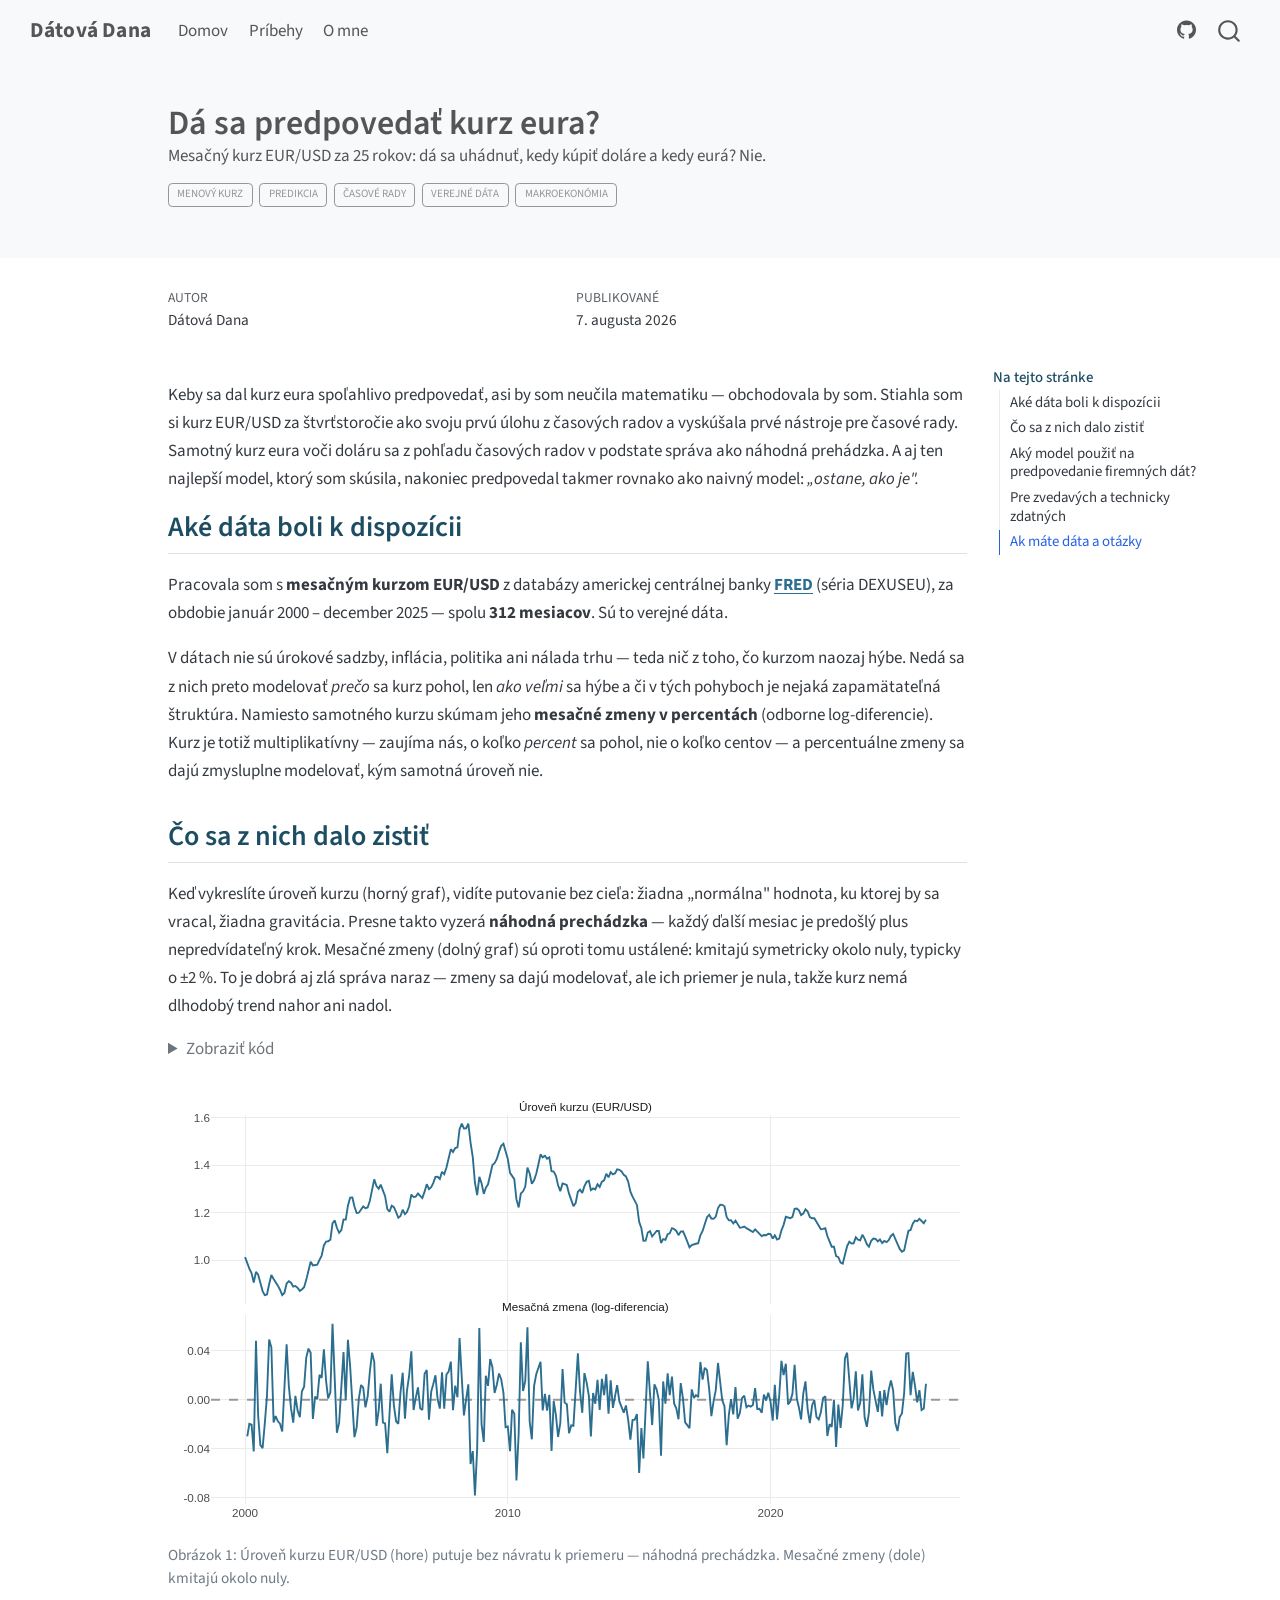
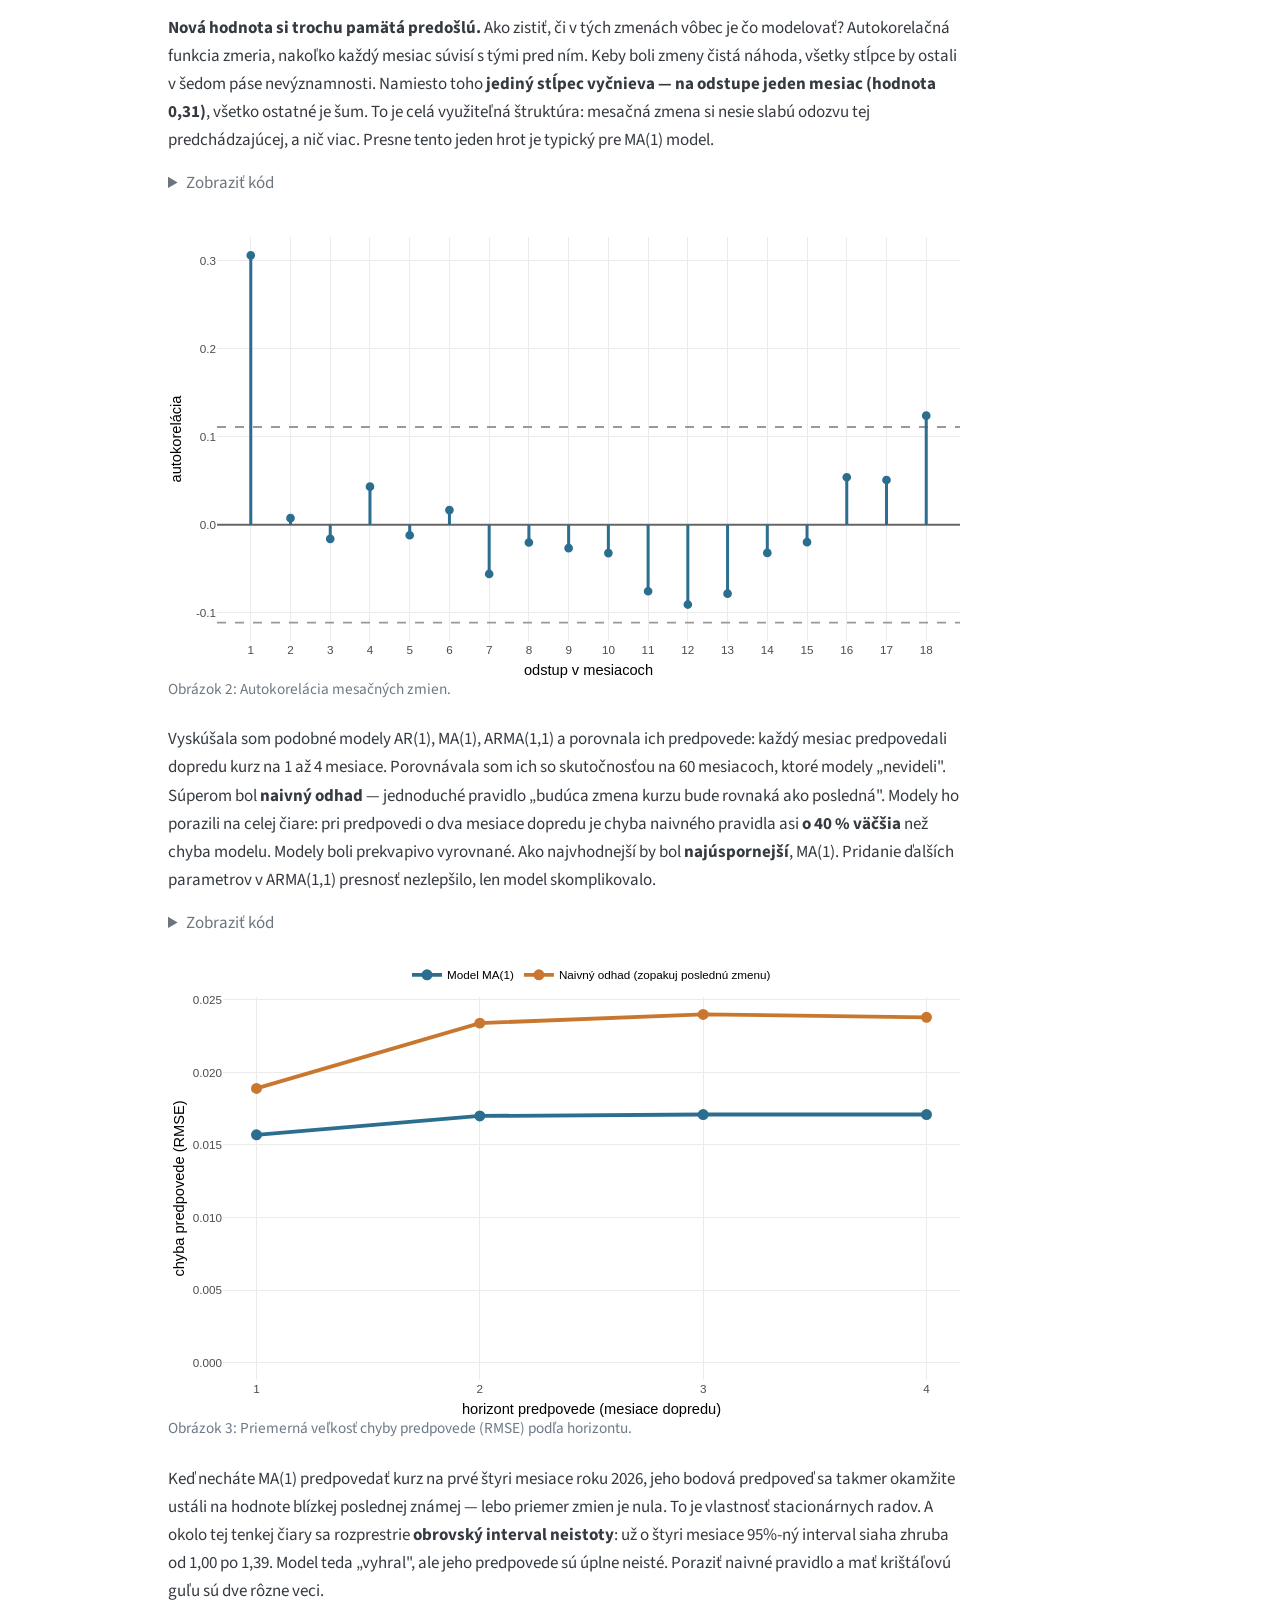
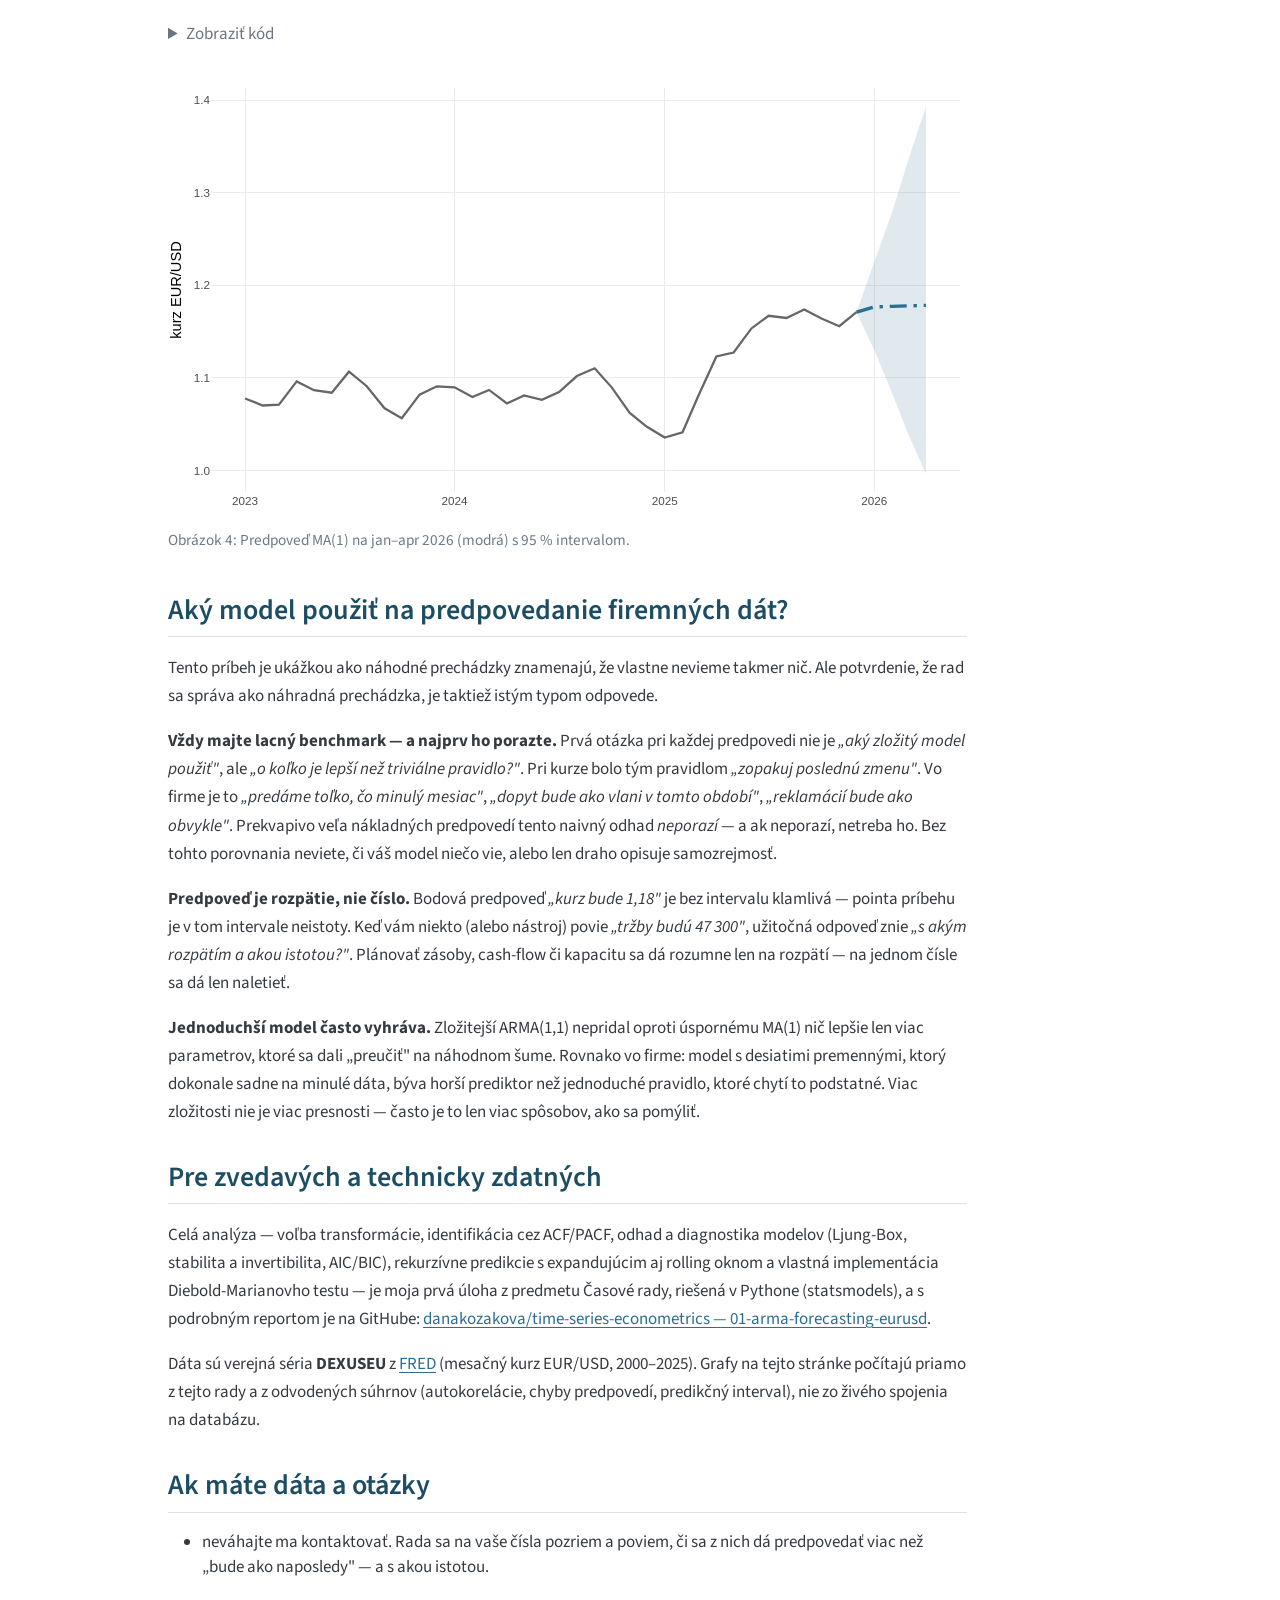
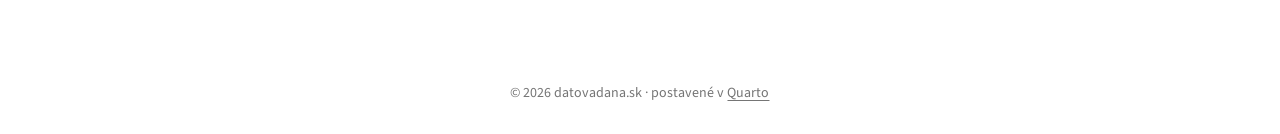
<file: docs/posts/arma-eurusd/index.html>
<!DOCTYPE html>
<html xmlns="http://www.w3.org/1999/xhtml" lang="sk" xml:lang="sk"><head>

<meta charset="utf-8">
<meta name="generator" content="quarto-1.5.57">

<meta name="viewport" content="width=device-width, initial-scale=1.0, user-scalable=yes">

<meta name="author" content="Dátová Dana">
<meta name="description" content="Mesačný kurz EUR/USD za 25 rokov: dá sa uhádnuť, kedy kúpiť doláre a kedy eurá? Nie.">

<title>Dá sa predpovedať kurz eura? – Dátová Dana</title>
<style>
code{white-space: pre-wrap;}
span.smallcaps{font-variant: small-caps;}
div.columns{display: flex; gap: min(4vw, 1.5em);}
div.column{flex: auto; overflow-x: auto;}
div.hanging-indent{margin-left: 1.5em; text-indent: -1.5em;}
ul.task-list{list-style: none;}
ul.task-list li input[type="checkbox"] {
  width: 0.8em;
  margin: 0 0.8em 0.2em -1em; /* quarto-specific, see https://github.com/quarto-dev/quarto-cli/issues/4556 */ 
  vertical-align: middle;
}
/* CSS for syntax highlighting */
pre > code.sourceCode { white-space: pre; position: relative; }
pre > code.sourceCode > span { line-height: 1.25; }
pre > code.sourceCode > span:empty { height: 1.2em; }
.sourceCode { overflow: visible; }
code.sourceCode > span { color: inherit; text-decoration: inherit; }
div.sourceCode { margin: 1em 0; }
pre.sourceCode { margin: 0; }
@media screen {
div.sourceCode { overflow: auto; }
}
@media print {
pre > code.sourceCode { white-space: pre-wrap; }
pre > code.sourceCode > span { display: inline-block; text-indent: -5em; padding-left: 5em; }
}
pre.numberSource code
  { counter-reset: source-line 0; }
pre.numberSource code > span
  { position: relative; left: -4em; counter-increment: source-line; }
pre.numberSource code > span > a:first-child::before
  { content: counter(source-line);
    position: relative; left: -1em; text-align: right; vertical-align: baseline;
    border: none; display: inline-block;
    -webkit-touch-callout: none; -webkit-user-select: none;
    -khtml-user-select: none; -moz-user-select: none;
    -ms-user-select: none; user-select: none;
    padding: 0 4px; width: 4em;
  }
pre.numberSource { margin-left: 3em;  padding-left: 4px; }
div.sourceCode
  {   }
@media screen {
pre > code.sourceCode > span > a:first-child::before { text-decoration: underline; }
}
</style>


<script src="../../site_libs/quarto-nav/quarto-nav.js"></script>
<script src="../../site_libs/quarto-nav/headroom.min.js"></script>
<script src="../../site_libs/clipboard/clipboard.min.js"></script>
<script src="../../site_libs/quarto-search/autocomplete.umd.js"></script>
<script src="../../site_libs/quarto-search/fuse.min.js"></script>
<script src="../../site_libs/quarto-search/quarto-search.js"></script>
<meta name="quarto:offset" content="../../">
<link href="../../favicon.ico" rel="icon">
<script src="../../site_libs/quarto-html/quarto.js"></script>
<script src="../../site_libs/quarto-html/popper.min.js"></script>
<script src="../../site_libs/quarto-html/tippy.umd.min.js"></script>
<script src="../../site_libs/quarto-html/anchor.min.js"></script>
<link href="../../site_libs/quarto-html/tippy.css" rel="stylesheet">
<link href="../../site_libs/quarto-html/quarto-syntax-highlighting.css" rel="stylesheet" id="quarto-text-highlighting-styles">
<script src="../../site_libs/bootstrap/bootstrap.min.js"></script>
<link href="../../site_libs/bootstrap/bootstrap-icons.css" rel="stylesheet">
<link href="../../site_libs/bootstrap/bootstrap.min.css" rel="stylesheet" id="quarto-bootstrap" data-mode="light">
<script id="quarto-search-options" type="application/json">{
  "location": "navbar",
  "copy-button": false,
  "collapse-after": 3,
  "panel-placement": "end",
  "type": "overlay",
  "limit": 50,
  "keyboard-shortcut": [
    "f",
    "/",
    "s"
  ],
  "show-item-context": false,
  "language": {
    "search-no-results-text": "Žiadne výsledky",
    "search-matching-documents-text": "zhodné dokumenty",
    "search-copy-link-title": "Skopírovať odkaz pre vyhľadávanie",
    "search-hide-matches-text": "Skryť ďalšie výsledky",
    "search-more-match-text": "ďalší výsledok v tomto dokumente",
    "search-more-matches-text": "ďalších výsledkov v tomto dokumente",
    "search-clear-button-title": "Vymazať",
    "search-text-placeholder": "",
    "search-detached-cancel-button-title": "Zrušiť",
    "search-submit-button-title": "Odoslať",
    "search-label": "Hľadať"
  }
}</script>
<link href="../../site_libs/htmltools-fill-0.5.8.1/fill.css" rel="stylesheet">

<script src="../../site_libs/htmlwidgets-1.6.4/htmlwidgets.js"></script>

<script src="../../site_libs/plotly-binding-4.12.1/plotly.js"></script>

<script src="../../site_libs/typedarray-0.1/typedarray.min.js"></script>

<script src="../../site_libs/jquery-3.5.1/jquery.min.js"></script>

<link href="../../site_libs/crosstalk-1.2.2/css/crosstalk.min.css" rel="stylesheet">

<script src="../../site_libs/crosstalk-1.2.2/js/crosstalk.min.js"></script>

<link href="../../site_libs/plotly-htmlwidgets-css-2.25.2/plotly-htmlwidgets.css" rel="stylesheet">

<script src="../../site_libs/plotly-main-2.25.2/plotly-latest.min.js"></script>



<meta property="og:title" content="Dá sa predpovedať kurz eura? – Dátová Dana">
<meta property="og:description" content="Mesačný kurz EUR/USD za 25 rokov: dá sa uhádnuť, kedy kúpiť doláre a kedy eurá? Nie.">
<meta property="og:image" content="https://datovadana.sk/posts/arma-eurusd/images/nahlad.png">
<meta property="og:site_name" content="Dátová Dana">
<meta property="og:image:height" content="586">
<meta property="og:image:width" content="1046">
<meta name="twitter:title" content="Dá sa predpovedať kurz eura? – Dátová Dana">
<meta name="twitter:description" content="Mesačný kurz EUR/USD za 25 rokov: dá sa uhádnuť, kedy kúpiť doláre a kedy eurá? Nie.">
<meta name="twitter:image" content="https://datovadana.sk/posts/arma-eurusd/images/nahlad.png">
<meta name="twitter:image-height" content="586">
<meta name="twitter:image-width" content="1046">
<meta name="twitter:card" content="summary_large_image">
</head>

<body class="nav-fixed">

<div id="quarto-search-results"></div>
  <header id="quarto-header" class="headroom fixed-top quarto-banner">
    <nav class="navbar navbar-expand-lg " data-bs-theme="dark">
      <div class="navbar-container container-fluid">
      <div class="navbar-brand-container mx-auto">
    <a class="navbar-brand" href="../../index.html">
    <span class="navbar-title">Dátová Dana</span>
    </a>
  </div>
            <div id="quarto-search" class="" title="Hľadať"></div>
          <button class="navbar-toggler" type="button" data-bs-toggle="collapse" data-bs-target="#navbarCollapse" aria-controls="navbarCollapse" role="menu" aria-expanded="false" aria-label="Prepnúť navigáciu" onclick="if (window.quartoToggleHeadroom) { window.quartoToggleHeadroom(); }">
  <span class="navbar-toggler-icon"></span>
</button>
          <div class="collapse navbar-collapse" id="navbarCollapse">
            <ul class="navbar-nav navbar-nav-scroll me-auto">
  <li class="nav-item">
    <a class="nav-link" href="../../index.html"> 
<span class="menu-text">Domov</span></a>
  </li>  
  <li class="nav-item">
    <a class="nav-link" href="../../pribehy.html"> 
<span class="menu-text">Príbehy</span></a>
  </li>  
  <li class="nav-item">
    <a class="nav-link" href="../../about.html"> 
<span class="menu-text">O mne</span></a>
  </li>  
</ul>
            <ul class="navbar-nav navbar-nav-scroll ms-auto">
  <li class="nav-item compact">
    <a class="nav-link" href="https://github.com/danakozakova"> <i class="bi bi-github" role="img" aria-label="GitHub">
</i> 
<span class="menu-text"></span></a>
  </li>  
</ul>
          </div> <!-- /navcollapse -->
            <div class="quarto-navbar-tools">
</div>
      </div> <!-- /container-fluid -->
    </nav>
</header>
<!-- content -->
<header id="title-block-header" class="quarto-title-block default page-columns page-full">
  <div class="quarto-title-banner page-columns page-full">
    <div class="quarto-title column-body">
      <h1 class="title">Dá sa predpovedať kurz eura?</h1>
                  <div>
        <div class="description">
          Mesačný kurz EUR/USD za 25 rokov: dá sa uhádnuť, kedy kúpiť doláre a kedy eurá? Nie.
        </div>
      </div>
                          <div class="quarto-categories">
                <div class="quarto-category">menový kurz</div>
                <div class="quarto-category">predikcia</div>
                <div class="quarto-category">časové rady</div>
                <div class="quarto-category">verejné dáta</div>
                <div class="quarto-category">makroekonómia</div>
              </div>
                  </div>
  </div>
    
  
  <div class="quarto-title-meta">

      <div>
      <div class="quarto-title-meta-heading">Autor</div>
      <div class="quarto-title-meta-contents">
               <p>Dátová Dana </p>
            </div>
    </div>
      
      <div>
      <div class="quarto-title-meta-heading">Publikované</div>
      <div class="quarto-title-meta-contents">
        <p class="date">7. augusta 2026</p>
      </div>
    </div>
    
      
    </div>
    
  
  </header><div id="quarto-content" class="quarto-container page-columns page-rows-contents page-layout-article page-navbar">
<!-- sidebar -->
<!-- margin-sidebar -->
    <div id="quarto-margin-sidebar" class="sidebar margin-sidebar">
        <nav id="TOC" role="doc-toc" class="toc-active">
    <h2 id="toc-title">Na tejto stránke</h2>
   
  <ul>
  <li><a href="#aké-dáta-boli-k-dispozícii" id="toc-aké-dáta-boli-k-dispozícii" class="nav-link active" data-scroll-target="#aké-dáta-boli-k-dispozícii">Aké dáta boli k dispozícii</a></li>
  <li><a href="#čo-sa-z-nich-dalo-zistiť" id="toc-čo-sa-z-nich-dalo-zistiť" class="nav-link" data-scroll-target="#čo-sa-z-nich-dalo-zistiť">Čo sa z nich dalo zistiť</a></li>
  <li><a href="#aký-model-použiť-na-predpovedanie-firemných-dát" id="toc-aký-model-použiť-na-predpovedanie-firemných-dát" class="nav-link" data-scroll-target="#aký-model-použiť-na-predpovedanie-firemných-dát">Aký model použiť na predpovedanie firemných dát?</a></li>
  <li><a href="#pre-zvedavých-a-technicky-zdatných" id="toc-pre-zvedavých-a-technicky-zdatných" class="nav-link" data-scroll-target="#pre-zvedavých-a-technicky-zdatných">Pre zvedavých a technicky zdatných</a></li>
  <li><a href="#ak-máte-dáta-a-otázky" id="toc-ak-máte-dáta-a-otázky" class="nav-link" data-scroll-target="#ak-máte-dáta-a-otázky">Ak máte dáta a otázky</a></li>
  </ul>
</nav>
    </div>
<!-- main -->
<main class="content quarto-banner-title-block" id="quarto-document-content">





<p>Keby sa dal kurz eura spoľahlivo predpovedať, asi by som neučila matematiku — obchodovala by som. Stiahla som si kurz EUR/USD za štvrťstoročie ako svoju prvú úlohu z časových radov a vyskúšala prvé nástroje pre časové rady. Samotný kurz eura voči doláru sa z pohľadu časových radov v podstate správa ako náhodná prehádzka. A aj ten najlepší model, ktorý som skúsila, nakoniec predpovedal takmer rovnako ako naivný model: <em>„ostane, ako je".</em></p>
<section id="aké-dáta-boli-k-dispozícii" class="level2">
<h2 class="anchored" data-anchor-id="aké-dáta-boli-k-dispozícii">Aké dáta boli k dispozícii</h2>
<p>Pracovala som s <strong>mesačným kurzom EUR/USD</strong> z databázy americkej centrálnej banky <strong><a href="https://fred.stlouisfed.org/series/DEXUSEU">FRED</a></strong> (séria DEXUSEU), za obdobie január 2000 – december 2025 — spolu <strong>312 mesiacov</strong>. Sú to verejné dáta.</p>
<p>V dátach nie sú úrokové sadzby, inflácia, politika ani nálada trhu — teda nič z toho, čo kurzom naozaj hýbe. Nedá sa z nich preto modelovať <em>prečo</em> sa kurz pohol, len <em>ako veľmi</em> sa hýbe a či v tých pohyboch je nejaká zapamätateľná štruktúra. Namiesto samotného kurzu skúmam jeho <strong>mesačné zmeny v percentách</strong> (odborne log-diferencie). Kurz je totiž multiplikatívny — zaujíma nás, o koľko <em>percent</em> sa pohol, nie o koľko centov — a percentuálne zmeny sa dajú zmysluplne modelovať, kým samotná úroveň nie.</p>
</section>
<section id="čo-sa-z-nich-dalo-zistiť" class="level2">
<h2 class="anchored" data-anchor-id="čo-sa-z-nich-dalo-zistiť">Čo sa z nich dalo zistiť</h2>
<p>Keď vykreslíte úroveň kurzu (horný graf), vidíte putovanie bez cieľa: žiadna „normálna" hodnota, ku ktorej by sa vracal, žiadna gravitácia. Presne takto vyzerá <strong>náhodná prechádzka</strong> — každý ďalší mesiac je predošlý plus nepredvídateľný krok. Mesačné zmeny (dolný graf) sú oproti tomu ustálené: kmitajú symetricky okolo nuly, typicky o ±2 %. To je dobrá aj zlá správa naraz — zmeny sa dajú modelovať, ale ich priemer je nula, takže kurz nemá dlhodobý trend nahor ani nadol.</p>
<div class="cell">
<details class="code-fold">
<summary>Zobraziť kód</summary>
<div class="sourceCode cell-code" id="cb1"><pre class="sourceCode r code-with-copy"><code class="sourceCode r"><span id="cb1-1"><a href="#cb1-1" aria-hidden="true" tabindex="-1"></a>lvl <span class="ot">&lt;-</span> eur <span class="sc">|&gt;</span> <span class="fu">transmute</span>(Date, <span class="at">hodnota =</span> EURUSD, <span class="at">panel =</span> <span class="st">"Úroveň kurzu (EUR/USD)"</span>)</span>
<span id="cb1-2"><a href="#cb1-2" aria-hidden="true" tabindex="-1"></a>dlg <span class="ot">&lt;-</span> eur <span class="sc">|&gt;</span> <span class="fu">filter</span>(<span class="sc">!</span><span class="fu">is.na</span>(logdiff)) <span class="sc">|&gt;</span></span>
<span id="cb1-3"><a href="#cb1-3" aria-hidden="true" tabindex="-1"></a>  <span class="fu">transmute</span>(Date, <span class="at">hodnota =</span> logdiff, <span class="at">panel =</span> <span class="st">"Mesačná zmena (log-diferencia)"</span>)</span>
<span id="cb1-4"><a href="#cb1-4" aria-hidden="true" tabindex="-1"></a>both <span class="ot">&lt;-</span> <span class="fu">bind_rows</span>(lvl, dlg) <span class="sc">|&gt;</span></span>
<span id="cb1-5"><a href="#cb1-5" aria-hidden="true" tabindex="-1"></a>  <span class="fu">mutate</span>(<span class="at">panel =</span> <span class="fu">factor</span>(panel, <span class="at">levels =</span> <span class="fu">c</span>(<span class="st">"Úroveň kurzu (EUR/USD)"</span>,</span>
<span id="cb1-6"><a href="#cb1-6" aria-hidden="true" tabindex="-1"></a>                                          <span class="st">"Mesačná zmena (log-diferencia)"</span>)))</span>
<span id="cb1-7"><a href="#cb1-7" aria-hidden="true" tabindex="-1"></a></span>
<span id="cb1-8"><a href="#cb1-8" aria-hidden="true" tabindex="-1"></a>g1 <span class="ot">&lt;-</span> <span class="fu">ggplot</span>(both, <span class="fu">aes</span>(Date, hodnota)) <span class="sc">+</span></span>
<span id="cb1-9"><a href="#cb1-9" aria-hidden="true" tabindex="-1"></a>  <span class="fu">geom_hline</span>(<span class="at">data =</span> <span class="fu">data.frame</span>(<span class="at">panel =</span> <span class="fu">factor</span>(<span class="st">"Mesačná zmena (log-diferencia)"</span>,</span>
<span id="cb1-10"><a href="#cb1-10" aria-hidden="true" tabindex="-1"></a>                                              <span class="at">levels =</span> <span class="fu">levels</span>(both<span class="sc">$</span>panel)), <span class="at">y =</span> <span class="dv">0</span>),</span>
<span id="cb1-11"><a href="#cb1-11" aria-hidden="true" tabindex="-1"></a>             <span class="fu">aes</span>(<span class="at">yintercept =</span> y), <span class="at">linetype =</span> <span class="st">"dashed"</span>, <span class="at">colour =</span> <span class="st">"grey60"</span>) <span class="sc">+</span></span>
<span id="cb1-12"><a href="#cb1-12" aria-hidden="true" tabindex="-1"></a>  <span class="fu">geom_line</span>(<span class="at">colour =</span> <span class="st">"#2c6e8f"</span>, <span class="at">linewidth =</span> <span class="fl">0.5</span>) <span class="sc">+</span></span>
<span id="cb1-13"><a href="#cb1-13" aria-hidden="true" tabindex="-1"></a>  <span class="fu">facet_wrap</span>(<span class="sc">~</span> panel, <span class="at">ncol =</span> <span class="dv">1</span>, <span class="at">scales =</span> <span class="st">"free_y"</span>) <span class="sc">+</span></span>
<span id="cb1-14"><a href="#cb1-14" aria-hidden="true" tabindex="-1"></a>  <span class="fu">labs</span>(<span class="at">x =</span> <span class="cn">NULL</span>, <span class="at">y =</span> <span class="cn">NULL</span>) <span class="sc">+</span></span>
<span id="cb1-15"><a href="#cb1-15" aria-hidden="true" tabindex="-1"></a>  <span class="fu">theme_minimal</span>()</span>
<span id="cb1-16"><a href="#cb1-16" aria-hidden="true" tabindex="-1"></a><span class="fu">ggplotly</span>(g1) <span class="sc">|&gt;</span> <span class="fu">layout</span>(<span class="at">font =</span> <span class="fu">list</span>(<span class="at">family =</span> <span class="st">"sans-serif"</span>))</span></code><button title="Kopírovať do schránky" class="code-copy-button"><i class="bi"></i></button></pre></div>
</details>
<div id="fig-uroven-zmeny" class="cell-output-display quarto-float quarto-figure quarto-figure-center anchored">
<figure class="quarto-float quarto-float-fig figure">
<div aria-describedby="fig-uroven-zmeny-caption-0ceaefa1-69ba-4598-a22c-09a6ac19f8ca">
<div class="plotly html-widget html-fill-item" id="htmlwidget-03ef0616997deee3228e" style="width:100%;height:464px;"></div>
<script type="application/json" data-for="htmlwidget-03ef0616997deee3228e">{"x":{"data":[{"x":[10483.700000000001,20896.299999999999],"y":[0,0],"text":"y: 0","type":"scatter","mode":"lines","line":{"width":1.8897637795275593,"color":"rgba(153,153,153,1)","dash":"dash"},"hoveron":"points","showlegend":false,"xaxis":"x","yaxis":"y2","hoverinfo":"text","frame":null},{"x":[10957,10988,11017,11048,11078,11109,11139,11170,11201,11231,11262,11292,11323,11354,11382,11413,11443,11474,11504,11535,11566,11596,11627,11657,11688,11719,11747,11778,11808,11839,11869,11900,11931,11961,11992,12022,12053,12084,12112,12143,12173,12204,12234,12265,12296,12326,12357,12387,12418,12449,12478,12509,12539,12570,12600,12631,12662,12692,12723,12753,12784,12815,12843,12874,12904,12935,12965,12996,13027,13057,13088,13118,13149,13180,13208,13239,13269,13300,13330,13361,13392,13422,13453,13483,13514,13545,13573,13604,13634,13665,13695,13726,13757,13787,13818,13848,13879,13910,13939,13970,14000,14031,14061,14092,14123,14153,14184,14214,14245,14276,14304,14335,14365,14396,14426,14457,14488,14518,14549,14579,14610,14641,14669,14700,14730,14761,14791,14822,14853,14883,14914,14944,14975,15006,15034,15065,15095,15126,15156,15187,15218,15248,15279,15309,15340,15371,15400,15431,15461,15492,15522,15553,15584,15614,15645,15675,15706,15737,15765,15796,15826,15857,15887,15918,15949,15979,16010,16040,16071,16102,16130,16161,16191,16222,16252,16283,16314,16344,16375,16405,16436,16467,16495,16526,16556,16587,16617,16648,16679,16709,16740,16770,16801,16832,16861,16892,16922,16953,16983,17014,17045,17075,17106,17136,17167,17198,17226,17257,17287,17318,17348,17379,17410,17440,17471,17501,17532,17563,17591,17622,17652,17683,17713,17744,17775,17805,17836,17866,17897,17928,17956,17987,18017,18048,18078,18109,18140,18170,18201,18231,18262,18293,18322,18353,18383,18414,18444,18475,18506,18536,18567,18597,18628,18659,18687,18718,18748,18779,18809,18840,18871,18901,18932,18962,18993,19024,19052,19083,19113,19144,19174,19205,19236,19266,19297,19327,19358,19389,19417,19448,19478,19509,19539,19570,19601,19631,19662,19692,19723,19754,19783,19814,19844,19875,19905,19936,19967,19997,20028,20058,20089,20120,20148,20179,20209,20240,20270,20301,20332,20362,20393,20423],"y":[1.0130999999999999,0.98340000000000005,0.96430000000000005,0.94489999999999996,0.90590000000000004,0.95050000000000001,0.93859999999999999,0.90449999999999997,0.86950000000000005,0.85250000000000004,0.85519999999999996,0.89829999999999999,0.93759999999999999,0.92049999999999998,0.9083,0.89249999999999996,0.87529999999999997,0.85299999999999998,0.86150000000000004,0.90139999999999998,0.91139999999999999,0.90500000000000003,0.88829999999999998,0.89119999999999999,0.88319999999999999,0.87070000000000003,0.87660000000000005,0.88600000000000001,0.91700000000000004,0.95609999999999995,0.99350000000000005,0.97809999999999997,0.98060000000000003,0.98119999999999996,1.0013000000000001,1.0194000000000001,1.0622,1.0785,1.0797000000000001,1.0862000000000001,1.1556,1.1674,1.1365000000000001,1.1154999999999999,1.1267,1.1714,1.171,1.2298,1.2638,1.264,1.2261,1.1989000000000001,1.2,1.2145999999999999,1.2265999999999999,1.2191000000000001,1.2223999999999999,1.2506999999999999,1.2997000000000001,1.3406,1.3123,1.3012999999999999,1.3185,1.2943,1.2697000000000001,1.2155,1.2040999999999999,1.2295,1.2234,1.2021999999999999,1.1789000000000001,1.1860999999999999,1.2125999999999999,1.194,1.2028000000000001,1.2273000000000001,1.2766999999999999,1.2661,1.2681,1.2809999999999999,1.2722,1.2617,1.2887999999999999,1.3205,1.2992999999999999,1.3080000000000001,1.3246,1.3512999999999999,1.3517999999999999,1.3421000000000001,1.3726,1.3626,1.391,1.4233,1.4682999999999999,1.4559,1.4728000000000001,1.4759,1.552,1.5753999999999999,1.5553999999999999,1.5562,1.5759000000000001,1.4955000000000001,1.4341999999999999,1.3266,1.2744,1.3511,1.3244,1.2797000000000001,1.3049999999999999,1.3199000000000001,1.3646,1.4014,1.4092,1.4266000000000001,1.4575,1.4821,1.4907999999999999,1.4579,1.4266000000000001,1.3680000000000001,1.357,1.3416999999999999,1.2563,1.2222999999999999,1.2810999999999999,1.2903,1.3103,1.3900999999999999,1.3653999999999999,1.3221000000000001,1.3371,1.3655999999999999,1.4019999999999999,1.446,1.4335,1.4402999999999999,1.4275,1.4333,1.3747,1.3732,1.3557999999999999,1.3154999999999999,1.2909999999999999,1.3238000000000001,1.3208,1.3160000000000001,1.2806,1.2541,1.2278,1.2405999999999999,1.2885,1.2974000000000001,1.2837000000000001,1.3119000000000001,1.3304,1.3347,1.2952999999999999,1.3025,1.2983,1.3197000000000001,1.3088,1.3313999999999999,1.3364,1.3646,1.3491,1.3708,1.3617999999999999,1.3665,1.3828,1.381,1.3738999999999999,1.3594999999999999,1.3532999999999999,1.3314999999999999,1.2888999999999999,1.2677,1.2473000000000001,1.2329000000000001,1.1615,1.135,1.0819000000000001,1.0822000000000001,1.1167,1.1226,1.0996999999999999,1.1135999999999999,1.1229,1.1228,1.0727,1.0889,1.0854999999999999,1.1092,1.1133999999999999,1.1346000000000001,1.1312,1.1232,1.1054999999999999,1.1207,1.1217999999999999,1.1013999999999999,1.0791999999999999,1.0545,1.0634999999999999,1.0649999999999999,1.0690999999999999,1.0713999999999999,1.105,1.1233,1.153,1.1813,1.1913,1.1755,1.1742999999999999,1.1836,1.2197,1.234,1.2334000000000001,1.2270000000000001,1.1822999999999999,1.1678999999999999,1.1685000000000001,1.1547000000000001,1.1667000000000001,1.1488,1.1364000000000001,1.1379999999999999,1.1417999999999999,1.1349,1.1295999999999999,1.1234,1.1187,1.1294999999999999,1.1211,1.1129,1.1011,1.1057999999999999,1.1051,1.1113999999999999,1.1097999999999999,1.0911,1.1046,1.0871,1.0907,1.1258999999999999,1.1488,1.1831,1.1785000000000001,1.1768000000000001,1.1826000000000001,1.2168000000000001,1.2178,1.2094,1.1901999999999999,1.1964999999999999,1.2145999999999999,1.2048000000000001,1.1820999999999999,1.1767000000000001,1.1765000000000001,1.1599999999999999,1.1415999999999999,1.1301000000000001,1.1316999999999999,1.1349,1.1019000000000001,1.0803,1.0567,1.0567,1.0167999999999999,1.0128999999999999,0.9899,0.98529999999999995,1.0192000000000001,1.0590999999999999,1.0777000000000001,1.0702,1.0710999999999999,1.0962000000000001,1.0867,1.0840000000000001,1.1067,1.091,1.0671999999999999,1.0565,1.0819000000000001,1.0909,1.0899000000000001,1.0792999999999999,1.087,1.0724,1.081,1.0763,1.0847,1.1020000000000001,1.1104000000000001,1.0894999999999999,1.0621,1.0471999999999999,1.0356000000000001,1.0412999999999999,1.0812999999999999,1.1232,1.1274,1.1534,1.1671,1.1647000000000001,1.1738999999999999,1.1640999999999999,1.1557999999999999,1.171],"text":["Date: 2000-01-01<br />hodnota:  1.013100e+00","Date: 2000-02-01<br />hodnota:  9.834000e-01","Date: 2000-03-01<br />hodnota:  9.643000e-01","Date: 2000-04-01<br />hodnota:  9.449000e-01","Date: 2000-05-01<br />hodnota:  9.059000e-01","Date: 2000-06-01<br />hodnota:  9.505000e-01","Date: 2000-07-01<br />hodnota:  9.386000e-01","Date: 2000-08-01<br />hodnota:  9.045000e-01","Date: 2000-09-01<br />hodnota:  8.695000e-01","Date: 2000-10-01<br />hodnota:  8.525000e-01","Date: 2000-11-01<br />hodnota:  8.552000e-01","Date: 2000-12-01<br />hodnota:  8.983000e-01","Date: 2001-01-01<br />hodnota:  9.376000e-01","Date: 2001-02-01<br />hodnota:  9.205000e-01","Date: 2001-03-01<br />hodnota:  9.083000e-01","Date: 2001-04-01<br />hodnota:  8.925000e-01","Date: 2001-05-01<br />hodnota:  8.753000e-01","Date: 2001-06-01<br />hodnota:  8.530000e-01","Date: 2001-07-01<br />hodnota:  8.615000e-01","Date: 2001-08-01<br />hodnota:  9.014000e-01","Date: 2001-09-01<br />hodnota:  9.114000e-01","Date: 2001-10-01<br />hodnota:  9.050000e-01","Date: 2001-11-01<br />hodnota:  8.883000e-01","Date: 2001-12-01<br />hodnota:  8.912000e-01","Date: 2002-01-01<br />hodnota:  8.832000e-01","Date: 2002-02-01<br />hodnota:  8.707000e-01","Date: 2002-03-01<br />hodnota:  8.766000e-01","Date: 2002-04-01<br />hodnota:  8.860000e-01","Date: 2002-05-01<br />hodnota:  9.170000e-01","Date: 2002-06-01<br />hodnota:  9.561000e-01","Date: 2002-07-01<br />hodnota:  9.935000e-01","Date: 2002-08-01<br />hodnota:  9.781000e-01","Date: 2002-09-01<br />hodnota:  9.806000e-01","Date: 2002-10-01<br />hodnota:  9.812000e-01","Date: 2002-11-01<br />hodnota:  1.001300e+00","Date: 2002-12-01<br />hodnota:  1.019400e+00","Date: 2003-01-01<br />hodnota:  1.062200e+00","Date: 2003-02-01<br />hodnota:  1.078500e+00","Date: 2003-03-01<br />hodnota:  1.079700e+00","Date: 2003-04-01<br />hodnota:  1.086200e+00","Date: 2003-05-01<br />hodnota:  1.155600e+00","Date: 2003-06-01<br />hodnota:  1.167400e+00","Date: 2003-07-01<br />hodnota:  1.136500e+00","Date: 2003-08-01<br />hodnota:  1.115500e+00","Date: 2003-09-01<br />hodnota:  1.126700e+00","Date: 2003-10-01<br />hodnota:  1.171400e+00","Date: 2003-11-01<br />hodnota:  1.171000e+00","Date: 2003-12-01<br />hodnota:  1.229800e+00","Date: 2004-01-01<br />hodnota:  1.263800e+00","Date: 2004-02-01<br />hodnota:  1.264000e+00","Date: 2004-03-01<br />hodnota:  1.226100e+00","Date: 2004-04-01<br />hodnota:  1.198900e+00","Date: 2004-05-01<br />hodnota:  1.200000e+00","Date: 2004-06-01<br />hodnota:  1.214600e+00","Date: 2004-07-01<br />hodnota:  1.226600e+00","Date: 2004-08-01<br />hodnota:  1.219100e+00","Date: 2004-09-01<br />hodnota:  1.222400e+00","Date: 2004-10-01<br />hodnota:  1.250700e+00","Date: 2004-11-01<br />hodnota:  1.299700e+00","Date: 2004-12-01<br />hodnota:  1.340600e+00","Date: 2005-01-01<br />hodnota:  1.312300e+00","Date: 2005-02-01<br />hodnota:  1.301300e+00","Date: 2005-03-01<br />hodnota:  1.318500e+00","Date: 2005-04-01<br />hodnota:  1.294300e+00","Date: 2005-05-01<br />hodnota:  1.269700e+00","Date: 2005-06-01<br />hodnota:  1.215500e+00","Date: 2005-07-01<br />hodnota:  1.204100e+00","Date: 2005-08-01<br />hodnota:  1.229500e+00","Date: 2005-09-01<br />hodnota:  1.223400e+00","Date: 2005-10-01<br />hodnota:  1.202200e+00","Date: 2005-11-01<br />hodnota:  1.178900e+00","Date: 2005-12-01<br />hodnota:  1.186100e+00","Date: 2006-01-01<br />hodnota:  1.212600e+00","Date: 2006-02-01<br />hodnota:  1.194000e+00","Date: 2006-03-01<br />hodnota:  1.202800e+00","Date: 2006-04-01<br />hodnota:  1.227300e+00","Date: 2006-05-01<br />hodnota:  1.276700e+00","Date: 2006-06-01<br />hodnota:  1.266100e+00","Date: 2006-07-01<br />hodnota:  1.268100e+00","Date: 2006-08-01<br />hodnota:  1.281000e+00","Date: 2006-09-01<br />hodnota:  1.272200e+00","Date: 2006-10-01<br />hodnota:  1.261700e+00","Date: 2006-11-01<br />hodnota:  1.288800e+00","Date: 2006-12-01<br />hodnota:  1.320500e+00","Date: 2007-01-01<br />hodnota:  1.299300e+00","Date: 2007-02-01<br />hodnota:  1.308000e+00","Date: 2007-03-01<br />hodnota:  1.324600e+00","Date: 2007-04-01<br />hodnota:  1.351300e+00","Date: 2007-05-01<br />hodnota:  1.351800e+00","Date: 2007-06-01<br />hodnota:  1.342100e+00","Date: 2007-07-01<br />hodnota:  1.372600e+00","Date: 2007-08-01<br />hodnota:  1.362600e+00","Date: 2007-09-01<br />hodnota:  1.391000e+00","Date: 2007-10-01<br />hodnota:  1.423300e+00","Date: 2007-11-01<br />hodnota:  1.468300e+00","Date: 2007-12-01<br />hodnota:  1.455900e+00","Date: 2008-01-01<br />hodnota:  1.472800e+00","Date: 2008-02-01<br />hodnota:  1.475900e+00","Date: 2008-03-01<br />hodnota:  1.552000e+00","Date: 2008-04-01<br />hodnota:  1.575400e+00","Date: 2008-05-01<br />hodnota:  1.555400e+00","Date: 2008-06-01<br />hodnota:  1.556200e+00","Date: 2008-07-01<br />hodnota:  1.575900e+00","Date: 2008-08-01<br />hodnota:  1.495500e+00","Date: 2008-09-01<br />hodnota:  1.434200e+00","Date: 2008-10-01<br />hodnota:  1.326600e+00","Date: 2008-11-01<br />hodnota:  1.274400e+00","Date: 2008-12-01<br />hodnota:  1.351100e+00","Date: 2009-01-01<br />hodnota:  1.324400e+00","Date: 2009-02-01<br />hodnota:  1.279700e+00","Date: 2009-03-01<br />hodnota:  1.305000e+00","Date: 2009-04-01<br />hodnota:  1.319900e+00","Date: 2009-05-01<br />hodnota:  1.364600e+00","Date: 2009-06-01<br />hodnota:  1.401400e+00","Date: 2009-07-01<br />hodnota:  1.409200e+00","Date: 2009-08-01<br />hodnota:  1.426600e+00","Date: 2009-09-01<br />hodnota:  1.457500e+00","Date: 2009-10-01<br />hodnota:  1.482100e+00","Date: 2009-11-01<br />hodnota:  1.490800e+00","Date: 2009-12-01<br />hodnota:  1.457900e+00","Date: 2010-01-01<br />hodnota:  1.426600e+00","Date: 2010-02-01<br />hodnota:  1.368000e+00","Date: 2010-03-01<br />hodnota:  1.357000e+00","Date: 2010-04-01<br />hodnota:  1.341700e+00","Date: 2010-05-01<br />hodnota:  1.256300e+00","Date: 2010-06-01<br />hodnota:  1.222300e+00","Date: 2010-07-01<br />hodnota:  1.281100e+00","Date: 2010-08-01<br />hodnota:  1.290300e+00","Date: 2010-09-01<br />hodnota:  1.310300e+00","Date: 2010-10-01<br />hodnota:  1.390100e+00","Date: 2010-11-01<br />hodnota:  1.365400e+00","Date: 2010-12-01<br />hodnota:  1.322100e+00","Date: 2011-01-01<br />hodnota:  1.337100e+00","Date: 2011-02-01<br />hodnota:  1.365600e+00","Date: 2011-03-01<br />hodnota:  1.402000e+00","Date: 2011-04-01<br />hodnota:  1.446000e+00","Date: 2011-05-01<br />hodnota:  1.433500e+00","Date: 2011-06-01<br />hodnota:  1.440300e+00","Date: 2011-07-01<br />hodnota:  1.427500e+00","Date: 2011-08-01<br />hodnota:  1.433300e+00","Date: 2011-09-01<br />hodnota:  1.374700e+00","Date: 2011-10-01<br />hodnota:  1.373200e+00","Date: 2011-11-01<br />hodnota:  1.355800e+00","Date: 2011-12-01<br />hodnota:  1.315500e+00","Date: 2012-01-01<br />hodnota:  1.291000e+00","Date: 2012-02-01<br />hodnota:  1.323800e+00","Date: 2012-03-01<br />hodnota:  1.320800e+00","Date: 2012-04-01<br />hodnota:  1.316000e+00","Date: 2012-05-01<br />hodnota:  1.280600e+00","Date: 2012-06-01<br />hodnota:  1.254100e+00","Date: 2012-07-01<br />hodnota:  1.227800e+00","Date: 2012-08-01<br />hodnota:  1.240600e+00","Date: 2012-09-01<br />hodnota:  1.288500e+00","Date: 2012-10-01<br />hodnota:  1.297400e+00","Date: 2012-11-01<br />hodnota:  1.283700e+00","Date: 2012-12-01<br />hodnota:  1.311900e+00","Date: 2013-01-01<br />hodnota:  1.330400e+00","Date: 2013-02-01<br />hodnota:  1.334700e+00","Date: 2013-03-01<br />hodnota:  1.295300e+00","Date: 2013-04-01<br />hodnota:  1.302500e+00","Date: 2013-05-01<br />hodnota:  1.298300e+00","Date: 2013-06-01<br />hodnota:  1.319700e+00","Date: 2013-07-01<br />hodnota:  1.308800e+00","Date: 2013-08-01<br />hodnota:  1.331400e+00","Date: 2013-09-01<br />hodnota:  1.336400e+00","Date: 2013-10-01<br />hodnota:  1.364600e+00","Date: 2013-11-01<br />hodnota:  1.349100e+00","Date: 2013-12-01<br />hodnota:  1.370800e+00","Date: 2014-01-01<br />hodnota:  1.361800e+00","Date: 2014-02-01<br />hodnota:  1.366500e+00","Date: 2014-03-01<br />hodnota:  1.382800e+00","Date: 2014-04-01<br />hodnota:  1.381000e+00","Date: 2014-05-01<br />hodnota:  1.373900e+00","Date: 2014-06-01<br />hodnota:  1.359500e+00","Date: 2014-07-01<br />hodnota:  1.353300e+00","Date: 2014-08-01<br />hodnota:  1.331500e+00","Date: 2014-09-01<br />hodnota:  1.288900e+00","Date: 2014-10-01<br />hodnota:  1.267700e+00","Date: 2014-11-01<br />hodnota:  1.247300e+00","Date: 2014-12-01<br />hodnota:  1.232900e+00","Date: 2015-01-01<br />hodnota:  1.161500e+00","Date: 2015-02-01<br />hodnota:  1.135000e+00","Date: 2015-03-01<br />hodnota:  1.081900e+00","Date: 2015-04-01<br />hodnota:  1.082200e+00","Date: 2015-05-01<br />hodnota:  1.116700e+00","Date: 2015-06-01<br />hodnota:  1.122600e+00","Date: 2015-07-01<br />hodnota:  1.099700e+00","Date: 2015-08-01<br />hodnota:  1.113600e+00","Date: 2015-09-01<br />hodnota:  1.122900e+00","Date: 2015-10-01<br />hodnota:  1.122800e+00","Date: 2015-11-01<br />hodnota:  1.072700e+00","Date: 2015-12-01<br />hodnota:  1.088900e+00","Date: 2016-01-01<br />hodnota:  1.085500e+00","Date: 2016-02-01<br />hodnota:  1.109200e+00","Date: 2016-03-01<br />hodnota:  1.113400e+00","Date: 2016-04-01<br />hodnota:  1.134600e+00","Date: 2016-05-01<br />hodnota:  1.131200e+00","Date: 2016-06-01<br />hodnota:  1.123200e+00","Date: 2016-07-01<br />hodnota:  1.105500e+00","Date: 2016-08-01<br />hodnota:  1.120700e+00","Date: 2016-09-01<br />hodnota:  1.121800e+00","Date: 2016-10-01<br />hodnota:  1.101400e+00","Date: 2016-11-01<br />hodnota:  1.079200e+00","Date: 2016-12-01<br />hodnota:  1.054500e+00","Date: 2017-01-01<br />hodnota:  1.063500e+00","Date: 2017-02-01<br />hodnota:  1.065000e+00","Date: 2017-03-01<br />hodnota:  1.069100e+00","Date: 2017-04-01<br />hodnota:  1.071400e+00","Date: 2017-05-01<br />hodnota:  1.105000e+00","Date: 2017-06-01<br />hodnota:  1.123300e+00","Date: 2017-07-01<br />hodnota:  1.153000e+00","Date: 2017-08-01<br />hodnota:  1.181300e+00","Date: 2017-09-01<br />hodnota:  1.191300e+00","Date: 2017-10-01<br />hodnota:  1.175500e+00","Date: 2017-11-01<br />hodnota:  1.174300e+00","Date: 2017-12-01<br />hodnota:  1.183600e+00","Date: 2018-01-01<br />hodnota:  1.219700e+00","Date: 2018-02-01<br />hodnota:  1.234000e+00","Date: 2018-03-01<br />hodnota:  1.233400e+00","Date: 2018-04-01<br />hodnota:  1.227000e+00","Date: 2018-05-01<br />hodnota:  1.182300e+00","Date: 2018-06-01<br />hodnota:  1.167900e+00","Date: 2018-07-01<br />hodnota:  1.168500e+00","Date: 2018-08-01<br />hodnota:  1.154700e+00","Date: 2018-09-01<br />hodnota:  1.166700e+00","Date: 2018-10-01<br />hodnota:  1.148800e+00","Date: 2018-11-01<br />hodnota:  1.136400e+00","Date: 2018-12-01<br />hodnota:  1.138000e+00","Date: 2019-01-01<br />hodnota:  1.141800e+00","Date: 2019-02-01<br />hodnota:  1.134900e+00","Date: 2019-03-01<br />hodnota:  1.129600e+00","Date: 2019-04-01<br />hodnota:  1.123400e+00","Date: 2019-05-01<br />hodnota:  1.118700e+00","Date: 2019-06-01<br />hodnota:  1.129500e+00","Date: 2019-07-01<br />hodnota:  1.121100e+00","Date: 2019-08-01<br />hodnota:  1.112900e+00","Date: 2019-09-01<br />hodnota:  1.101100e+00","Date: 2019-10-01<br />hodnota:  1.105800e+00","Date: 2019-11-01<br />hodnota:  1.105100e+00","Date: 2019-12-01<br />hodnota:  1.111400e+00","Date: 2020-01-01<br />hodnota:  1.109800e+00","Date: 2020-02-01<br />hodnota:  1.091100e+00","Date: 2020-03-01<br />hodnota:  1.104600e+00","Date: 2020-04-01<br />hodnota:  1.087100e+00","Date: 2020-05-01<br />hodnota:  1.090700e+00","Date: 2020-06-01<br />hodnota:  1.125900e+00","Date: 2020-07-01<br />hodnota:  1.148800e+00","Date: 2020-08-01<br />hodnota:  1.183100e+00","Date: 2020-09-01<br />hodnota:  1.178500e+00","Date: 2020-10-01<br />hodnota:  1.176800e+00","Date: 2020-11-01<br />hodnota:  1.182600e+00","Date: 2020-12-01<br />hodnota:  1.216800e+00","Date: 2021-01-01<br />hodnota:  1.217800e+00","Date: 2021-02-01<br />hodnota:  1.209400e+00","Date: 2021-03-01<br />hodnota:  1.190200e+00","Date: 2021-04-01<br />hodnota:  1.196500e+00","Date: 2021-05-01<br />hodnota:  1.214600e+00","Date: 2021-06-01<br />hodnota:  1.204800e+00","Date: 2021-07-01<br />hodnota:  1.182100e+00","Date: 2021-08-01<br />hodnota:  1.176700e+00","Date: 2021-09-01<br />hodnota:  1.176500e+00","Date: 2021-10-01<br />hodnota:  1.160000e+00","Date: 2021-11-01<br />hodnota:  1.141600e+00","Date: 2021-12-01<br />hodnota:  1.130100e+00","Date: 2022-01-01<br />hodnota:  1.131700e+00","Date: 2022-02-01<br />hodnota:  1.134900e+00","Date: 2022-03-01<br />hodnota:  1.101900e+00","Date: 2022-04-01<br />hodnota:  1.080300e+00","Date: 2022-05-01<br />hodnota:  1.056700e+00","Date: 2022-06-01<br />hodnota:  1.056700e+00","Date: 2022-07-01<br />hodnota:  1.016800e+00","Date: 2022-08-01<br />hodnota:  1.012900e+00","Date: 2022-09-01<br />hodnota:  9.899000e-01","Date: 2022-10-01<br />hodnota:  9.853000e-01","Date: 2022-11-01<br />hodnota:  1.019200e+00","Date: 2022-12-01<br />hodnota:  1.059100e+00","Date: 2023-01-01<br />hodnota:  1.077700e+00","Date: 2023-02-01<br />hodnota:  1.070200e+00","Date: 2023-03-01<br />hodnota:  1.071100e+00","Date: 2023-04-01<br />hodnota:  1.096200e+00","Date: 2023-05-01<br />hodnota:  1.086700e+00","Date: 2023-06-01<br />hodnota:  1.084000e+00","Date: 2023-07-01<br />hodnota:  1.106700e+00","Date: 2023-08-01<br />hodnota:  1.091000e+00","Date: 2023-09-01<br />hodnota:  1.067200e+00","Date: 2023-10-01<br />hodnota:  1.056500e+00","Date: 2023-11-01<br />hodnota:  1.081900e+00","Date: 2023-12-01<br />hodnota:  1.090900e+00","Date: 2024-01-01<br />hodnota:  1.089900e+00","Date: 2024-02-01<br />hodnota:  1.079300e+00","Date: 2024-03-01<br />hodnota:  1.087000e+00","Date: 2024-04-01<br />hodnota:  1.072400e+00","Date: 2024-05-01<br />hodnota:  1.081000e+00","Date: 2024-06-01<br />hodnota:  1.076300e+00","Date: 2024-07-01<br />hodnota:  1.084700e+00","Date: 2024-08-01<br />hodnota:  1.102000e+00","Date: 2024-09-01<br />hodnota:  1.110400e+00","Date: 2024-10-01<br />hodnota:  1.089500e+00","Date: 2024-11-01<br />hodnota:  1.062100e+00","Date: 2024-12-01<br />hodnota:  1.047200e+00","Date: 2025-01-01<br />hodnota:  1.035600e+00","Date: 2025-02-01<br />hodnota:  1.041300e+00","Date: 2025-03-01<br />hodnota:  1.081300e+00","Date: 2025-04-01<br />hodnota:  1.123200e+00","Date: 2025-05-01<br />hodnota:  1.127400e+00","Date: 2025-06-01<br />hodnota:  1.153400e+00","Date: 2025-07-01<br />hodnota:  1.167100e+00","Date: 2025-08-01<br />hodnota:  1.164700e+00","Date: 2025-09-01<br />hodnota:  1.173900e+00","Date: 2025-10-01<br />hodnota:  1.164100e+00","Date: 2025-11-01<br />hodnota:  1.155800e+00","Date: 2025-12-01<br />hodnota:  1.171000e+00"],"type":"scatter","mode":"lines","line":{"width":1.8897637795275593,"color":"rgba(44,110,143,1)","dash":"solid"},"hoveron":"points","showlegend":false,"xaxis":"x","yaxis":"y","hoverinfo":"text","frame":null},{"x":[10988,11017,11048,11078,11109,11139,11170,11201,11231,11262,11292,11323,11354,11382,11413,11443,11474,11504,11535,11566,11596,11627,11657,11688,11719,11747,11778,11808,11839,11869,11900,11931,11961,11992,12022,12053,12084,12112,12143,12173,12204,12234,12265,12296,12326,12357,12387,12418,12449,12478,12509,12539,12570,12600,12631,12662,12692,12723,12753,12784,12815,12843,12874,12904,12935,12965,12996,13027,13057,13088,13118,13149,13180,13208,13239,13269,13300,13330,13361,13392,13422,13453,13483,13514,13545,13573,13604,13634,13665,13695,13726,13757,13787,13818,13848,13879,13910,13939,13970,14000,14031,14061,14092,14123,14153,14184,14214,14245,14276,14304,14335,14365,14396,14426,14457,14488,14518,14549,14579,14610,14641,14669,14700,14730,14761,14791,14822,14853,14883,14914,14944,14975,15006,15034,15065,15095,15126,15156,15187,15218,15248,15279,15309,15340,15371,15400,15431,15461,15492,15522,15553,15584,15614,15645,15675,15706,15737,15765,15796,15826,15857,15887,15918,15949,15979,16010,16040,16071,16102,16130,16161,16191,16222,16252,16283,16314,16344,16375,16405,16436,16467,16495,16526,16556,16587,16617,16648,16679,16709,16740,16770,16801,16832,16861,16892,16922,16953,16983,17014,17045,17075,17106,17136,17167,17198,17226,17257,17287,17318,17348,17379,17410,17440,17471,17501,17532,17563,17591,17622,17652,17683,17713,17744,17775,17805,17836,17866,17897,17928,17956,17987,18017,18048,18078,18109,18140,18170,18201,18231,18262,18293,18322,18353,18383,18414,18444,18475,18506,18536,18567,18597,18628,18659,18687,18718,18748,18779,18809,18840,18871,18901,18932,18962,18993,19024,19052,19083,19113,19144,19174,19205,19236,19266,19297,19327,19358,19389,19417,19448,19478,19509,19539,19570,19601,19631,19662,19692,19723,19754,19783,19814,19844,19875,19905,19936,19967,19997,20028,20058,20089,20120,20148,20179,20209,20240,20270,20301,20332,20362,20393,20423],"y":[-0.029754261081792539,-0.019613505461500268,-0.020323347727758581,-0.042150177113338037,0.048059237253241717,-0.01259875856816659,-0.037007098524967488,-0.039463971041012,-0.019745124636665889,0.0031621505531635101,0.049168728524325522,0.042819330587587218,-0.018406418149615619,-0.01334228016496466,-0.01754820685437377,-0.019459828915401808,-0.025807137246713178,0.0099155084763052608,0.045274054288563507,0.011032768573234269,-0.0070469351298559999,-0.018625419924270879,0.0032593453973643002,-0.0090171936501887099,-0.01425418968826089,0.0067533021501388901,0.010666162620372101,0.034390521651383919,0.041755037834935477,0.038371551900471222,-0.015622147695424389,0.0025527149206857002,0.00061168316720129005,0.020278122329422981,0.017915063192184239,0.041128010082357391,0.01522895784091227,0.00111203792388371,0.0060021418476501401,0.061934322991335188,0.01015936417761051,-0.026825689477092709,-0.018650629420010799,0.0099902712975331095,0.038906608485561642,-0.00034153005796452,0.048993469921651961,0.02727150081998558,0.00015824036744782,-0.030442895468461462,-0.022433930524733268,0.00091708706248364003,0.01209324768738323,0.0098313097284083995,-0.0061332326207826603,0.0027032578411553799,0.02288725514260484,0.038430074032681977,0.030983806336314531,-0.02133595202161636,-0.0084175581195294301,0.013130962010629851,-0.01852471834494895,-0.019189356372646679,-0.043625137319567679,-0.0094231148580047799,0.020875182758073981,-0.00497371484778275,-0.01748065620340291,-0.019571411306979779,0.0060888137371482003,0.02209620060240022,-0.0154577996850829,0.0073431571618267303,0.020164462489088542,0.03946198922284247,-0.0083373143000975893,0.0015784077146464199,0.01012130565588026,-0.0068933376520303102,-0.0082876673110082698,0.02125153492906897,0.024298899874422349,-0.016184794848496331,0.0066735951284534398,0.01261127403373502,0.019956564993161278,0.00036994562221331001,-0.0072014862624933899,0.022471200070774019,-0.0073121121349664598,0.02062827358387509,0.022955206153136731,0.031127149892312189,-0.0084810028896116704,0.011541084839587989,0.00210262226886204,0.050276448555433888,0.014964786526059809,-0.01277646100838103,0.00051420492198689003,0.01257958544519582,-0.052365938558022851,-0.041853396621528309,-0.07798792435701879,-0.040143798495616889,0.058443595870074638,-0.019959548792822131,-0.034333851229540968,0.019577365313243441,0.011352935378115211,0.033305369246414362,0.026610391555110191,0.0055504305306490701,0.01227182337685522,0.021428648380709681,0.01673736173822182,0.0058528876422339598,-0.022315844494327049,-0.021703053266838409,-0.041944171661441931,-0.0080734383476267404,-0.01133891423844318,-0.065766573586053784,-0.02743656322715509,0.04698475407917091,0.0071556655954123898,0.01538136915273924,0.059119568372507258,-0.017928260998866959,-0.032226044468128823,0.01128170810456874,0.02109080285961101,0.026305896114304499,0.030901335124174641,-0.0086821173952854602,0.0047324188815797696,-0.0089267626748389898,0.0040548153990046997,-0.04174395245179563,-0.0010917428938373901,-0.012752096586671809,-0.03017486451651779,-0.01879970963370492,0.025089276838180071,-0.0022687750789042701,-0.0036407807206557102,-0.027268114800560739,-0.020910534254697709,-0.021194233836608092,0.01037118354562111,0.037883617553402638,0.0068835106865353596,-0.0106157286880742,0.021729934996103761,0.014003180791733291,0.0032268986013878598,-0.029964218943895608,0.0055431660913117797,-0.0032297782613141999,0.016348721656576078,-0.0082937511743012508,0.01712033331812057,0.00374841131599834,0.02088191389872179,-0.01142364193655193,0.015956807555682399,-0.0065871569515875599,0.00344537231925651,0.011857702679346769,-0.00130255463817735,-0.00515446347938969,-0.010536425857377071,-0.0045709309900654402,-0.016239927828473048,-0.032516984843253049,-0.016584906466052759,-0.016223019813017572,-0.01161209725715634,-0.059656844664043328,-0.023079622294960741,-0.047913896221975248,0.00027725151510712,0.031381901243111507,0.00526951605635252,-0.020610008191210279,0.012560595263266441,0.0083166139983378504,-8.9059090765536419e-05,-0.0456467308843439,0.014989177748631699,-0.0031273020336688002,0.021598324423276478,0.0037793620077843999,0.01886176914305952,-0.0030011497501585601,-0.00709726187076163,-0.015884032974045739,0.013655768760481409,0.00098104801625412,-0.018352440245855389,-0.02036207193483499,-0.023153304974716779,0.0084986347214624901,0.0014094435032336501,0.0038423738759286999,0.0021490314274057302,0.030879130504993298,0.016425446695670361,0.026096459621535499,0.024248285685415202,0.0084296208508412504,-0.013351558825191311,-0.0010213636090888,0.0078884161550191994,0.03004428532313802,0.0116559986161405,-0.00048634190794061001,-0.0052024178464809799,-0.037110471841843899,-0.012254429584547919,0.00051361069439303999,-0.011880305021102541,0.010338680872001181,-0.01546133153585158,-0.010852548313926839,0.0014069647062432101,0.0033336288438826,-0.0060614232230654904,-0.0046809535681156898,-0.0055037866406452696,-0.0041925042454474598,0.0096077600551730796,-0.0074647107485100103,-0.00734112518016845,-0.010659540859834031,0.0042593747842870899,-0.00063322630909598001,0.00568465325108431,-0.0014406629540200499,-0.016993457230747772,0.01229691680603418,-0.015969678257132549,0.0033060917247425799,0.031763023874387522,0.02013520348487503,0.029420192965657371,-0.0038956688834312601,-0.0014435530889580701,0.00491651409950177,0.02850905755835359,0.00082149022939050997,-0.0069215833353611297,-0.016003008628360928,0.0052792681376762898,0.01501417611504696,-0.0081012264178456604,-0.019021060289298009,-0.0045786072864479003,-0.00016998130246602999,-0.01412392406700699,-0.015989217937783649,-0.01012466279652143,0.00141480260579066,0.0028236143351974201,-0.029508578813361851,-0.01979718217079212,-0.022087935875954201,0,-0.038490403571740849,-0.0038429371824928202,-0.022968854766989691,-0.0046577645973328698,0.033827121489470167,0.038401485031724469,0.01740964975316265,-0.00698359372558184,0.00084061089337961995,0.02316349584143218,-0.0087040725432101698,-0.0024876780692143202,0.020724711271148048,-0.01428790743766886,-0.022056310671711581,-0.01007683810524781,0.02375719663741642,0.0082842889101832403,-0.00091709470844501004,-0.0097732660639654693,0.0071089252899088403,-0.01352248075940516,0.0079874112774040006,-0.00435730536895566,0.0077742177759192498,0.01582325966668803,0.0075936000396802303,-0.01900143536786562,-0.025470795057180501,-0.014128144731803891,-0.01113896671830744,0.0054889636584675196,0.037694088415641168,0.038017733320055307,0.0037323423759279399,0.022800005533837639,0.011807937236995769,-0.0020584963097017798,0.0078679957758701902,-0.0083832826302811993,-0.0071555113705176702,0.013065339714039829],"text":["Date: 2000-02-01<br />hodnota: -2.975426e-02","Date: 2000-03-01<br />hodnota: -1.961351e-02","Date: 2000-04-01<br />hodnota: -2.032335e-02","Date: 2000-05-01<br />hodnota: -4.215018e-02","Date: 2000-06-01<br />hodnota:  4.805924e-02","Date: 2000-07-01<br />hodnota: -1.259876e-02","Date: 2000-08-01<br />hodnota: -3.700710e-02","Date: 2000-09-01<br />hodnota: -3.946397e-02","Date: 2000-10-01<br />hodnota: -1.974512e-02","Date: 2000-11-01<br />hodnota:  3.162151e-03","Date: 2000-12-01<br />hodnota:  4.916873e-02","Date: 2001-01-01<br />hodnota:  4.281933e-02","Date: 2001-02-01<br />hodnota: -1.840642e-02","Date: 2001-03-01<br />hodnota: -1.334228e-02","Date: 2001-04-01<br />hodnota: -1.754821e-02","Date: 2001-05-01<br />hodnota: -1.945983e-02","Date: 2001-06-01<br />hodnota: -2.580714e-02","Date: 2001-07-01<br />hodnota:  9.915508e-03","Date: 2001-08-01<br />hodnota:  4.527405e-02","Date: 2001-09-01<br />hodnota:  1.103277e-02","Date: 2001-10-01<br />hodnota: -7.046935e-03","Date: 2001-11-01<br />hodnota: -1.862542e-02","Date: 2001-12-01<br />hodnota:  3.259345e-03","Date: 2002-01-01<br />hodnota: -9.017194e-03","Date: 2002-02-01<br />hodnota: -1.425419e-02","Date: 2002-03-01<br />hodnota:  6.753302e-03","Date: 2002-04-01<br />hodnota:  1.066616e-02","Date: 2002-05-01<br />hodnota:  3.439052e-02","Date: 2002-06-01<br />hodnota:  4.175504e-02","Date: 2002-07-01<br />hodnota:  3.837155e-02","Date: 2002-08-01<br />hodnota: -1.562215e-02","Date: 2002-09-01<br />hodnota:  2.552715e-03","Date: 2002-10-01<br />hodnota:  6.116832e-04","Date: 2002-11-01<br />hodnota:  2.027812e-02","Date: 2002-12-01<br />hodnota:  1.791506e-02","Date: 2003-01-01<br />hodnota:  4.112801e-02","Date: 2003-02-01<br />hodnota:  1.522896e-02","Date: 2003-03-01<br />hodnota:  1.112038e-03","Date: 2003-04-01<br />hodnota:  6.002142e-03","Date: 2003-05-01<br />hodnota:  6.193432e-02","Date: 2003-06-01<br />hodnota:  1.015936e-02","Date: 2003-07-01<br />hodnota: -2.682569e-02","Date: 2003-08-01<br />hodnota: -1.865063e-02","Date: 2003-09-01<br />hodnota:  9.990271e-03","Date: 2003-10-01<br />hodnota:  3.890661e-02","Date: 2003-11-01<br />hodnota: -3.415301e-04","Date: 2003-12-01<br />hodnota:  4.899347e-02","Date: 2004-01-01<br />hodnota:  2.727150e-02","Date: 2004-02-01<br />hodnota:  1.582404e-04","Date: 2004-03-01<br />hodnota: -3.044290e-02","Date: 2004-04-01<br />hodnota: -2.243393e-02","Date: 2004-05-01<br />hodnota:  9.170871e-04","Date: 2004-06-01<br />hodnota:  1.209325e-02","Date: 2004-07-01<br />hodnota:  9.831310e-03","Date: 2004-08-01<br />hodnota: -6.133233e-03","Date: 2004-09-01<br />hodnota:  2.703258e-03","Date: 2004-10-01<br />hodnota:  2.288726e-02","Date: 2004-11-01<br />hodnota:  3.843007e-02","Date: 2004-12-01<br />hodnota:  3.098381e-02","Date: 2005-01-01<br />hodnota: -2.133595e-02","Date: 2005-02-01<br />hodnota: -8.417558e-03","Date: 2005-03-01<br />hodnota:  1.313096e-02","Date: 2005-04-01<br />hodnota: -1.852472e-02","Date: 2005-05-01<br />hodnota: -1.918936e-02","Date: 2005-06-01<br />hodnota: -4.362514e-02","Date: 2005-07-01<br />hodnota: -9.423115e-03","Date: 2005-08-01<br />hodnota:  2.087518e-02","Date: 2005-09-01<br />hodnota: -4.973715e-03","Date: 2005-10-01<br />hodnota: -1.748066e-02","Date: 2005-11-01<br />hodnota: -1.957141e-02","Date: 2005-12-01<br />hodnota:  6.088814e-03","Date: 2006-01-01<br />hodnota:  2.209620e-02","Date: 2006-02-01<br />hodnota: -1.545780e-02","Date: 2006-03-01<br />hodnota:  7.343157e-03","Date: 2006-04-01<br />hodnota:  2.016446e-02","Date: 2006-05-01<br />hodnota:  3.946199e-02","Date: 2006-06-01<br />hodnota: -8.337314e-03","Date: 2006-07-01<br />hodnota:  1.578408e-03","Date: 2006-08-01<br />hodnota:  1.012131e-02","Date: 2006-09-01<br />hodnota: -6.893338e-03","Date: 2006-10-01<br />hodnota: -8.287667e-03","Date: 2006-11-01<br />hodnota:  2.125153e-02","Date: 2006-12-01<br />hodnota:  2.429890e-02","Date: 2007-01-01<br />hodnota: -1.618479e-02","Date: 2007-02-01<br />hodnota:  6.673595e-03","Date: 2007-03-01<br />hodnota:  1.261127e-02","Date: 2007-04-01<br />hodnota:  1.995656e-02","Date: 2007-05-01<br />hodnota:  3.699456e-04","Date: 2007-06-01<br />hodnota: -7.201486e-03","Date: 2007-07-01<br />hodnota:  2.247120e-02","Date: 2007-08-01<br />hodnota: -7.312112e-03","Date: 2007-09-01<br />hodnota:  2.062827e-02","Date: 2007-10-01<br />hodnota:  2.295521e-02","Date: 2007-11-01<br />hodnota:  3.112715e-02","Date: 2007-12-01<br />hodnota: -8.481003e-03","Date: 2008-01-01<br />hodnota:  1.154108e-02","Date: 2008-02-01<br />hodnota:  2.102622e-03","Date: 2008-03-01<br />hodnota:  5.027645e-02","Date: 2008-04-01<br />hodnota:  1.496479e-02","Date: 2008-05-01<br />hodnota: -1.277646e-02","Date: 2008-06-01<br />hodnota:  5.142049e-04","Date: 2008-07-01<br />hodnota:  1.257959e-02","Date: 2008-08-01<br />hodnota: -5.236594e-02","Date: 2008-09-01<br />hodnota: -4.185340e-02","Date: 2008-10-01<br />hodnota: -7.798792e-02","Date: 2008-11-01<br />hodnota: -4.014380e-02","Date: 2008-12-01<br />hodnota:  5.844360e-02","Date: 2009-01-01<br />hodnota: -1.995955e-02","Date: 2009-02-01<br />hodnota: -3.433385e-02","Date: 2009-03-01<br />hodnota:  1.957737e-02","Date: 2009-04-01<br />hodnota:  1.135294e-02","Date: 2009-05-01<br />hodnota:  3.330537e-02","Date: 2009-06-01<br />hodnota:  2.661039e-02","Date: 2009-07-01<br />hodnota:  5.550431e-03","Date: 2009-08-01<br />hodnota:  1.227182e-02","Date: 2009-09-01<br />hodnota:  2.142865e-02","Date: 2009-10-01<br />hodnota:  1.673736e-02","Date: 2009-11-01<br />hodnota:  5.852888e-03","Date: 2009-12-01<br />hodnota: -2.231584e-02","Date: 2010-01-01<br />hodnota: -2.170305e-02","Date: 2010-02-01<br />hodnota: -4.194417e-02","Date: 2010-03-01<br />hodnota: -8.073438e-03","Date: 2010-04-01<br />hodnota: -1.133891e-02","Date: 2010-05-01<br />hodnota: -6.576657e-02","Date: 2010-06-01<br />hodnota: -2.743656e-02","Date: 2010-07-01<br />hodnota:  4.698475e-02","Date: 2010-08-01<br />hodnota:  7.155666e-03","Date: 2010-09-01<br />hodnota:  1.538137e-02","Date: 2010-10-01<br />hodnota:  5.911957e-02","Date: 2010-11-01<br />hodnota: -1.792826e-02","Date: 2010-12-01<br />hodnota: -3.222604e-02","Date: 2011-01-01<br />hodnota:  1.128171e-02","Date: 2011-02-01<br />hodnota:  2.109080e-02","Date: 2011-03-01<br />hodnota:  2.630590e-02","Date: 2011-04-01<br />hodnota:  3.090134e-02","Date: 2011-05-01<br />hodnota: -8.682117e-03","Date: 2011-06-01<br />hodnota:  4.732419e-03","Date: 2011-07-01<br />hodnota: -8.926763e-03","Date: 2011-08-01<br />hodnota:  4.054815e-03","Date: 2011-09-01<br />hodnota: -4.174395e-02","Date: 2011-10-01<br />hodnota: -1.091743e-03","Date: 2011-11-01<br />hodnota: -1.275210e-02","Date: 2011-12-01<br />hodnota: -3.017486e-02","Date: 2012-01-01<br />hodnota: -1.879971e-02","Date: 2012-02-01<br />hodnota:  2.508928e-02","Date: 2012-03-01<br />hodnota: -2.268775e-03","Date: 2012-04-01<br />hodnota: -3.640781e-03","Date: 2012-05-01<br />hodnota: -2.726811e-02","Date: 2012-06-01<br />hodnota: -2.091053e-02","Date: 2012-07-01<br />hodnota: -2.119423e-02","Date: 2012-08-01<br />hodnota:  1.037118e-02","Date: 2012-09-01<br />hodnota:  3.788362e-02","Date: 2012-10-01<br />hodnota:  6.883511e-03","Date: 2012-11-01<br />hodnota: -1.061573e-02","Date: 2012-12-01<br />hodnota:  2.172993e-02","Date: 2013-01-01<br />hodnota:  1.400318e-02","Date: 2013-02-01<br />hodnota:  3.226899e-03","Date: 2013-03-01<br />hodnota: -2.996422e-02","Date: 2013-04-01<br />hodnota:  5.543166e-03","Date: 2013-05-01<br />hodnota: -3.229778e-03","Date: 2013-06-01<br />hodnota:  1.634872e-02","Date: 2013-07-01<br />hodnota: -8.293751e-03","Date: 2013-08-01<br />hodnota:  1.712033e-02","Date: 2013-09-01<br />hodnota:  3.748411e-03","Date: 2013-10-01<br />hodnota:  2.088191e-02","Date: 2013-11-01<br />hodnota: -1.142364e-02","Date: 2013-12-01<br />hodnota:  1.595681e-02","Date: 2014-01-01<br />hodnota: -6.587157e-03","Date: 2014-02-01<br />hodnota:  3.445372e-03","Date: 2014-03-01<br />hodnota:  1.185770e-02","Date: 2014-04-01<br />hodnota: -1.302555e-03","Date: 2014-05-01<br />hodnota: -5.154463e-03","Date: 2014-06-01<br />hodnota: -1.053643e-02","Date: 2014-07-01<br />hodnota: -4.570931e-03","Date: 2014-08-01<br />hodnota: -1.623993e-02","Date: 2014-09-01<br />hodnota: -3.251698e-02","Date: 2014-10-01<br />hodnota: -1.658491e-02","Date: 2014-11-01<br />hodnota: -1.622302e-02","Date: 2014-12-01<br />hodnota: -1.161210e-02","Date: 2015-01-01<br />hodnota: -5.965684e-02","Date: 2015-02-01<br />hodnota: -2.307962e-02","Date: 2015-03-01<br />hodnota: -4.791390e-02","Date: 2015-04-01<br />hodnota:  2.772515e-04","Date: 2015-05-01<br />hodnota:  3.138190e-02","Date: 2015-06-01<br />hodnota:  5.269516e-03","Date: 2015-07-01<br />hodnota: -2.061001e-02","Date: 2015-08-01<br />hodnota:  1.256060e-02","Date: 2015-09-01<br />hodnota:  8.316614e-03","Date: 2015-10-01<br />hodnota: -8.905909e-05","Date: 2015-11-01<br />hodnota: -4.564673e-02","Date: 2015-12-01<br />hodnota:  1.498918e-02","Date: 2016-01-01<br />hodnota: -3.127302e-03","Date: 2016-02-01<br />hodnota:  2.159832e-02","Date: 2016-03-01<br />hodnota:  3.779362e-03","Date: 2016-04-01<br />hodnota:  1.886177e-02","Date: 2016-05-01<br />hodnota: -3.001150e-03","Date: 2016-06-01<br />hodnota: -7.097262e-03","Date: 2016-07-01<br />hodnota: -1.588403e-02","Date: 2016-08-01<br />hodnota:  1.365577e-02","Date: 2016-09-01<br />hodnota:  9.810480e-04","Date: 2016-10-01<br />hodnota: -1.835244e-02","Date: 2016-11-01<br />hodnota: -2.036207e-02","Date: 2016-12-01<br />hodnota: -2.315330e-02","Date: 2017-01-01<br />hodnota:  8.498635e-03","Date: 2017-02-01<br />hodnota:  1.409444e-03","Date: 2017-03-01<br />hodnota:  3.842374e-03","Date: 2017-04-01<br />hodnota:  2.149031e-03","Date: 2017-05-01<br />hodnota:  3.087913e-02","Date: 2017-06-01<br />hodnota:  1.642545e-02","Date: 2017-07-01<br />hodnota:  2.609646e-02","Date: 2017-08-01<br />hodnota:  2.424829e-02","Date: 2017-09-01<br />hodnota:  8.429621e-03","Date: 2017-10-01<br />hodnota: -1.335156e-02","Date: 2017-11-01<br />hodnota: -1.021364e-03","Date: 2017-12-01<br />hodnota:  7.888416e-03","Date: 2018-01-01<br />hodnota:  3.004429e-02","Date: 2018-02-01<br />hodnota:  1.165600e-02","Date: 2018-03-01<br />hodnota: -4.863419e-04","Date: 2018-04-01<br />hodnota: -5.202418e-03","Date: 2018-05-01<br />hodnota: -3.711047e-02","Date: 2018-06-01<br />hodnota: -1.225443e-02","Date: 2018-07-01<br />hodnota:  5.136107e-04","Date: 2018-08-01<br />hodnota: -1.188031e-02","Date: 2018-09-01<br />hodnota:  1.033868e-02","Date: 2018-10-01<br />hodnota: -1.546133e-02","Date: 2018-11-01<br />hodnota: -1.085255e-02","Date: 2018-12-01<br />hodnota:  1.406965e-03","Date: 2019-01-01<br />hodnota:  3.333629e-03","Date: 2019-02-01<br />hodnota: -6.061423e-03","Date: 2019-03-01<br />hodnota: -4.680954e-03","Date: 2019-04-01<br />hodnota: -5.503787e-03","Date: 2019-05-01<br />hodnota: -4.192504e-03","Date: 2019-06-01<br />hodnota:  9.607760e-03","Date: 2019-07-01<br />hodnota: -7.464711e-03","Date: 2019-08-01<br />hodnota: -7.341125e-03","Date: 2019-09-01<br />hodnota: -1.065954e-02","Date: 2019-10-01<br />hodnota:  4.259375e-03","Date: 2019-11-01<br />hodnota: -6.332263e-04","Date: 2019-12-01<br />hodnota:  5.684653e-03","Date: 2020-01-01<br />hodnota: -1.440663e-03","Date: 2020-02-01<br />hodnota: -1.699346e-02","Date: 2020-03-01<br />hodnota:  1.229692e-02","Date: 2020-04-01<br />hodnota: -1.596968e-02","Date: 2020-05-01<br />hodnota:  3.306092e-03","Date: 2020-06-01<br />hodnota:  3.176302e-02","Date: 2020-07-01<br />hodnota:  2.013520e-02","Date: 2020-08-01<br />hodnota:  2.942019e-02","Date: 2020-09-01<br />hodnota: -3.895669e-03","Date: 2020-10-01<br />hodnota: -1.443553e-03","Date: 2020-11-01<br />hodnota:  4.916514e-03","Date: 2020-12-01<br />hodnota:  2.850906e-02","Date: 2021-01-01<br />hodnota:  8.214902e-04","Date: 2021-02-01<br />hodnota: -6.921583e-03","Date: 2021-03-01<br />hodnota: -1.600301e-02","Date: 2021-04-01<br />hodnota:  5.279268e-03","Date: 2021-05-01<br />hodnota:  1.501418e-02","Date: 2021-06-01<br />hodnota: -8.101226e-03","Date: 2021-07-01<br />hodnota: -1.902106e-02","Date: 2021-08-01<br />hodnota: -4.578607e-03","Date: 2021-09-01<br />hodnota: -1.699813e-04","Date: 2021-10-01<br />hodnota: -1.412392e-02","Date: 2021-11-01<br />hodnota: -1.598922e-02","Date: 2021-12-01<br />hodnota: -1.012466e-02","Date: 2022-01-01<br />hodnota:  1.414803e-03","Date: 2022-02-01<br />hodnota:  2.823614e-03","Date: 2022-03-01<br />hodnota: -2.950858e-02","Date: 2022-04-01<br />hodnota: -1.979718e-02","Date: 2022-05-01<br />hodnota: -2.208794e-02","Date: 2022-06-01<br />hodnota:  0.000000e+00","Date: 2022-07-01<br />hodnota: -3.849040e-02","Date: 2022-08-01<br />hodnota: -3.842937e-03","Date: 2022-09-01<br />hodnota: -2.296885e-02","Date: 2022-10-01<br />hodnota: -4.657765e-03","Date: 2022-11-01<br />hodnota:  3.382712e-02","Date: 2022-12-01<br />hodnota:  3.840149e-02","Date: 2023-01-01<br />hodnota:  1.740965e-02","Date: 2023-02-01<br />hodnota: -6.983594e-03","Date: 2023-03-01<br />hodnota:  8.406109e-04","Date: 2023-04-01<br />hodnota:  2.316350e-02","Date: 2023-05-01<br />hodnota: -8.704073e-03","Date: 2023-06-01<br />hodnota: -2.487678e-03","Date: 2023-07-01<br />hodnota:  2.072471e-02","Date: 2023-08-01<br />hodnota: -1.428791e-02","Date: 2023-09-01<br />hodnota: -2.205631e-02","Date: 2023-10-01<br />hodnota: -1.007684e-02","Date: 2023-11-01<br />hodnota:  2.375720e-02","Date: 2023-12-01<br />hodnota:  8.284289e-03","Date: 2024-01-01<br />hodnota: -9.170947e-04","Date: 2024-02-01<br />hodnota: -9.773266e-03","Date: 2024-03-01<br />hodnota:  7.108925e-03","Date: 2024-04-01<br />hodnota: -1.352248e-02","Date: 2024-05-01<br />hodnota:  7.987411e-03","Date: 2024-06-01<br />hodnota: -4.357305e-03","Date: 2024-07-01<br />hodnota:  7.774218e-03","Date: 2024-08-01<br />hodnota:  1.582326e-02","Date: 2024-09-01<br />hodnota:  7.593600e-03","Date: 2024-10-01<br />hodnota: -1.900144e-02","Date: 2024-11-01<br />hodnota: -2.547080e-02","Date: 2024-12-01<br />hodnota: -1.412814e-02","Date: 2025-01-01<br />hodnota: -1.113897e-02","Date: 2025-02-01<br />hodnota:  5.488964e-03","Date: 2025-03-01<br />hodnota:  3.769409e-02","Date: 2025-04-01<br />hodnota:  3.801773e-02","Date: 2025-05-01<br />hodnota:  3.732342e-03","Date: 2025-06-01<br />hodnota:  2.280001e-02","Date: 2025-07-01<br />hodnota:  1.180794e-02","Date: 2025-08-01<br />hodnota: -2.058496e-03","Date: 2025-09-01<br />hodnota:  7.867996e-03","Date: 2025-10-01<br />hodnota: -8.383283e-03","Date: 2025-11-01<br />hodnota: -7.155511e-03","Date: 2025-12-01<br />hodnota:  1.306534e-02"],"type":"scatter","mode":"lines","line":{"width":1.8897637795275593,"color":"rgba(44,110,143,1)","dash":"solid"},"hoveron":"points","showlegend":false,"xaxis":"x","yaxis":"y2","hoverinfo":"text","frame":null}],"layout":{"margin":{"t":34.995433789954348,"r":7.3059360730593621,"b":22.648401826484022,"l":28.493150684931514},"paper_bgcolor":"rgba(255,255,255,1)","font":{"color":"rgba(0,0,0,1)","family":"sans-serif","size":14.611872146118724},"xaxis":{"domain":[0,1],"automargin":true,"type":"linear","autorange":false,"range":[10483.700000000001,20896.299999999999],"tickmode":"array","ticktext":["2000","2010","2020"],"tickvals":[10957,14610,18262],"categoryorder":"array","categoryarray":["2000","2010","2020"],"nticks":null,"ticks":"","tickcolor":null,"ticklen":3.6529680365296811,"tickwidth":0,"showticklabels":true,"tickfont":{"color":"rgba(77,77,77,1)","family":"","size":11.68949771689498},"tickangle":-0,"showline":false,"linecolor":null,"linewidth":0,"showgrid":true,"gridcolor":"rgba(235,235,235,1)","gridwidth":0.66417600664176002,"zeroline":false,"anchor":"y2","title":"","hoverformat":".2f"},"yaxis":{"domain":[0.51484018264840181,1],"automargin":true,"type":"linear","autorange":false,"range":[0.81633,1.6120700000000001],"tickmode":"array","ticktext":["1.0","1.2","1.4","1.6"],"tickvals":[1,1.2000000000000002,1.4000000000000001,1.6000000000000001],"categoryorder":"array","categoryarray":["1.0","1.2","1.4","1.6"],"nticks":null,"ticks":"","tickcolor":null,"ticklen":3.6529680365296811,"tickwidth":0,"showticklabels":true,"tickfont":{"color":"rgba(77,77,77,1)","family":"","size":11.68949771689498},"tickangle":-0,"showline":false,"linecolor":null,"linewidth":0,"showgrid":true,"gridcolor":"rgba(235,235,235,1)","gridwidth":0.66417600664176002,"zeroline":false,"anchor":"x","title":"","hoverformat":".2f"},"shapes":[{"type":"rect","fillcolor":null,"line":{"color":null,"width":0,"linetype":[]},"yref":"paper","xref":"paper","layer":"below","x0":0,"x1":1,"y0":0,"y1":23.37899543378996,"yanchor":1,"ysizemode":"pixel"},{"type":"rect","fillcolor":null,"line":{"color":null,"width":0,"linetype":[]},"yref":"paper","xref":"paper","layer":"below","x0":0,"x1":1,"y0":0,"y1":23.37899543378996,"yanchor":0.48515981735159819,"ysizemode":"pixel"}],"annotations":[{"text":"Úroveň kurzu (EUR/USD)","x":0.5,"y":1,"showarrow":false,"ax":0,"ay":0,"font":{"color":"rgba(26,26,26,1)","family":"","size":11.68949771689498},"xref":"paper","yref":"paper","textangle":-0,"xanchor":"center","yanchor":"bottom"},{"text":"Mesačná zmena (log-diferencia)","x":0.5,"y":0.48515981735159819,"showarrow":false,"ax":0,"ay":0,"font":{"color":"rgba(26,26,26,1)","family":"","size":11.68949771689498},"xref":"paper","yref":"paper","textangle":-0,"xanchor":"center","yanchor":"bottom"}],"yaxis2":{"type":"linear","autorange":false,"range":[-0.084984036724436496,0.068930435358752887],"tickmode":"array","ticktext":["-0.08","-0.04","0.00","0.04"],"tickvals":[-0.080000000000000002,-0.040000000000000001,0,0.040000000000000008],"categoryorder":"array","categoryarray":["-0.08","-0.04","0.00","0.04"],"nticks":null,"ticks":"","tickcolor":null,"ticklen":3.6529680365296811,"tickwidth":0,"showticklabels":true,"tickfont":{"color":"rgba(77,77,77,1)","family":"","size":11.68949771689498},"tickangle":-0,"showline":false,"linecolor":null,"linewidth":0,"showgrid":true,"domain":[0,0.48515981735159819],"gridcolor":"rgba(235,235,235,1)","gridwidth":0.66417600664176002,"zeroline":false,"anchor":"x","title":"","hoverformat":".2f"},"showlegend":false,"legend":{"bgcolor":null,"bordercolor":null,"borderwidth":0,"font":{"color":"rgba(0,0,0,1)","family":"","size":11.68949771689498}},"hovermode":"closest","barmode":"relative"},"config":{"doubleClick":"reset","modeBarButtonsToAdd":["hoverclosest","hovercompare"],"showSendToCloud":false},"source":"A","attrs":{"64a079bf1387":{"yintercept":{},"type":"scatter"},"64a0305ccc3":{"x":{},"y":{}}},"cur_data":"64a079bf1387","visdat":{"64a079bf1387":["function (y) ","x"],"64a0305ccc3":["function (y) ","x"]},"highlight":{"on":"plotly_click","persistent":false,"dynamic":false,"selectize":false,"opacityDim":0.20000000000000001,"selected":{"opacity":1},"debounce":0},"shinyEvents":["plotly_hover","plotly_click","plotly_selected","plotly_relayout","plotly_brushed","plotly_brushing","plotly_clickannotation","plotly_doubleclick","plotly_deselect","plotly_afterplot","plotly_sunburstclick"],"base_url":"https://plot.ly"},"evals":[],"jsHooks":[]}</script>
</div>
<figcaption class="quarto-float-caption-bottom quarto-float-caption quarto-float-fig" id="fig-uroven-zmeny-caption-0ceaefa1-69ba-4598-a22c-09a6ac19f8ca">
Obrázok&nbsp;1: Úroveň kurzu EUR/USD (hore) putuje bez návratu k priemeru — náhodná prechádzka. Mesačné zmeny (dole) kmitajú okolo nuly.
</figcaption>
</figure>
</div>
</div>
<p><strong>Nová hodnota si trochu pamätá predošlú.</strong> Ako zistiť, či v tých zmenách vôbec je čo modelovať? Autokorelačná funkcia zmeria, nakoľko každý mesiac súvisí s tými pred ním. Keby boli zmeny čistá náhoda, všetky stĺpce by ostali v šedom páse nevýznamnosti. Namiesto toho <strong>jediný stĺpec vyčnieva — na odstupe jeden mesiac (hodnota 0,31)</strong>, všetko ostatné je šum. To je celá využiteľná štruktúra: mesačná zmena si nesie slabú odozvu tej predchádzajúcej, a nič viac. Presne tento jeden hrot je typický pre MA(1) model.</p>
<div class="cell">
<details class="code-fold">
<summary>Zobraziť kód</summary>
<div class="sourceCode cell-code" id="cb2"><pre class="sourceCode r code-with-copy"><code class="sourceCode r"><span id="cb2-1"><a href="#cb2-1" aria-hidden="true" tabindex="-1"></a>ac <span class="ot">&lt;-</span> acf <span class="sc">|&gt;</span> <span class="fu">filter</span>(lag <span class="sc">&gt;=</span> <span class="dv">1</span>, lag <span class="sc">&lt;=</span> <span class="dv">18</span>)</span>
<span id="cb2-2"><a href="#cb2-2" aria-hidden="true" tabindex="-1"></a>g2 <span class="ot">&lt;-</span> <span class="fu">ggplot</span>(ac, <span class="fu">aes</span>(lag, acf)) <span class="sc">+</span></span>
<span id="cb2-3"><a href="#cb2-3" aria-hidden="true" tabindex="-1"></a>  <span class="fu">geom_hline</span>(<span class="at">yintercept =</span> <span class="dv">0</span>, <span class="at">colour =</span> <span class="st">"grey40"</span>) <span class="sc">+</span></span>
<span id="cb2-4"><a href="#cb2-4" aria-hidden="true" tabindex="-1"></a>  <span class="fu">geom_hline</span>(<span class="fu">aes</span>(<span class="at">yintercept =</span>  ci), <span class="at">linetype =</span> <span class="st">"dashed"</span>, <span class="at">colour =</span> <span class="st">"grey60"</span>) <span class="sc">+</span></span>
<span id="cb2-5"><a href="#cb2-5" aria-hidden="true" tabindex="-1"></a>  <span class="fu">geom_hline</span>(<span class="fu">aes</span>(<span class="at">yintercept =</span> <span class="sc">-</span>ci), <span class="at">linetype =</span> <span class="st">"dashed"</span>, <span class="at">colour =</span> <span class="st">"grey60"</span>) <span class="sc">+</span></span>
<span id="cb2-6"><a href="#cb2-6" aria-hidden="true" tabindex="-1"></a>  <span class="fu">geom_segment</span>(<span class="fu">aes</span>(<span class="at">xend =</span> lag, <span class="at">yend =</span> <span class="dv">0</span>), <span class="at">colour =</span> <span class="st">"#2c6e8f"</span>, <span class="at">linewidth =</span> <span class="fl">0.8</span>) <span class="sc">+</span></span>
<span id="cb2-7"><a href="#cb2-7" aria-hidden="true" tabindex="-1"></a>  <span class="fu">geom_point</span>(<span class="at">colour =</span> <span class="st">"#2c6e8f"</span>, <span class="at">size =</span> <span class="fl">1.8</span>) <span class="sc">+</span></span>
<span id="cb2-8"><a href="#cb2-8" aria-hidden="true" tabindex="-1"></a>  <span class="fu">scale_x_continuous</span>(<span class="at">breaks =</span> <span class="dv">1</span><span class="sc">:</span><span class="dv">18</span>) <span class="sc">+</span></span>
<span id="cb2-9"><a href="#cb2-9" aria-hidden="true" tabindex="-1"></a>  <span class="fu">labs</span>(<span class="at">x =</span> <span class="st">"odstup v mesiacoch"</span>, <span class="at">y =</span> <span class="st">"autokorelácia"</span>) <span class="sc">+</span></span>
<span id="cb2-10"><a href="#cb2-10" aria-hidden="true" tabindex="-1"></a>  <span class="fu">theme_minimal</span>()</span>
<span id="cb2-11"><a href="#cb2-11" aria-hidden="true" tabindex="-1"></a><span class="fu">ggplotly</span>(g2, <span class="at">tooltip =</span> <span class="fu">c</span>(<span class="st">"x"</span>, <span class="st">"y"</span>)) <span class="sc">|&gt;</span> <span class="fu">layout</span>(<span class="at">font =</span> <span class="fu">list</span>(<span class="at">family =</span> <span class="st">"sans-serif"</span>))</span></code><button title="Kopírovať do schránky" class="code-copy-button"><i class="bi"></i></button></pre></div>
</details>
<div id="fig-acf" class="cell-output-display quarto-float quarto-figure quarto-figure-center anchored">
<figure class="quarto-float quarto-float-fig figure">
<div aria-describedby="fig-acf-caption-0ceaefa1-69ba-4598-a22c-09a6ac19f8ca">
<div class="plotly html-widget html-fill-item" id="htmlwidget-c802e7525a405bd41b68" style="width:100%;height:464px;"></div>
<script type="application/json" data-for="htmlwidget-c802e7525a405bd41b68">{"x":{"data":[{"x":[0.14999999999999991,18.850000000000001],"y":[0,0],"text":"","type":"scatter","mode":"lines","line":{"width":1.8897637795275593,"color":"rgba(102,102,102,1)","dash":"solid"},"hoveron":"points","showlegend":false,"xaxis":"x","yaxis":"y","hoverinfo":"text","frame":null},{"x":[0.14999999999999991,0.14999999999999991,0.14999999999999991,0.14999999999999991,0.14999999999999991,0.14999999999999991,0.14999999999999991,0.14999999999999991,0.14999999999999991,0.14999999999999991,0.14999999999999991,0.14999999999999991,0.14999999999999991,0.14999999999999991,0.14999999999999991,0.14999999999999991,0.14999999999999991,0.14999999999999991,18.850000000000001,18.850000000000001,18.850000000000001,18.850000000000001,18.850000000000001,18.850000000000001,18.850000000000001,18.850000000000001,18.850000000000001,18.850000000000001,18.850000000000001,18.850000000000001,18.850000000000001,18.850000000000001,18.850000000000001,18.850000000000001,18.850000000000001,18.850000000000001],"y":[0.11114140351625355,0.11114140351625355,0.11114140351625355,0.11114140351625355,0.11114140351625355,0.11114140351625355,0.11114140351625355,0.11114140351625355,0.11114140351625355,0.11114140351625355,0.11114140351625355,0.11114140351625355,0.11114140351625355,0.11114140351625355,0.11114140351625355,0.11114140351625355,0.11114140351625355,0.11114140351625355,0.11114140351625355,0.11114140351625355,0.11114140351625355,0.11114140351625355,0.11114140351625355,0.11114140351625355,0.11114140351625355,0.11114140351625355,0.11114140351625355,0.11114140351625355,0.11114140351625355,0.11114140351625355,0.11114140351625355,0.11114140351625355,0.11114140351625355,0.11114140351625355,0.11114140351625355,0.11114140351625355],"text":"","type":"scatter","mode":"lines","line":{"width":1.8897637795275593,"color":"rgba(153,153,153,1)","dash":"dash"},"hoveron":"points","showlegend":false,"xaxis":"x","yaxis":"y","hoverinfo":"text","frame":null},{"x":[0.14999999999999991,0.14999999999999991,0.14999999999999991,0.14999999999999991,0.14999999999999991,0.14999999999999991,0.14999999999999991,0.14999999999999991,0.14999999999999991,0.14999999999999991,0.14999999999999991,0.14999999999999991,0.14999999999999991,0.14999999999999991,0.14999999999999991,0.14999999999999991,0.14999999999999991,0.14999999999999991,18.850000000000001,18.850000000000001,18.850000000000001,18.850000000000001,18.850000000000001,18.850000000000001,18.850000000000001,18.850000000000001,18.850000000000001,18.850000000000001,18.850000000000001,18.850000000000001,18.850000000000001,18.850000000000001,18.850000000000001,18.850000000000001,18.850000000000001,18.850000000000001],"y":[-0.11114140351625355,-0.11114140351625355,-0.11114140351625355,-0.11114140351625355,-0.11114140351625355,-0.11114140351625355,-0.11114140351625355,-0.11114140351625355,-0.11114140351625355,-0.11114140351625355,-0.11114140351625355,-0.11114140351625355,-0.11114140351625355,-0.11114140351625355,-0.11114140351625355,-0.11114140351625355,-0.11114140351625355,-0.11114140351625355,-0.11114140351625355,-0.11114140351625355,-0.11114140351625355,-0.11114140351625355,-0.11114140351625355,-0.11114140351625355,-0.11114140351625355,-0.11114140351625355,-0.11114140351625355,-0.11114140351625355,-0.11114140351625355,-0.11114140351625355,-0.11114140351625355,-0.11114140351625355,-0.11114140351625355,-0.11114140351625355,-0.11114140351625355,-0.11114140351625355],"text":"","type":"scatter","mode":"lines","line":{"width":1.8897637795275593,"color":"rgba(153,153,153,1)","dash":"dash"},"hoveron":"points","showlegend":false,"xaxis":"x","yaxis":"y","hoverinfo":"text","frame":null},{"x":[1,1,null,2,2,null,3,3,null,4,4,null,5,5,null,6,6,null,7,7,null,8,8,null,9,9,null,10,10,null,11,11,null,12,12,null,13,13,null,14,14,null,15,15,null,16,16,null,17,17,null,18,18],"y":[0.30613017468216536,0,null,0.0075230829764122301,0,null,-0.016020109509142011,0,null,0.043307267606183059,0,null,-0.011829387933771069,0,null,0.016715675634240611,0,null,-0.0558237971282581,0,null,-0.020116247801896352,0,null,-0.026532339632035499,0,null,-0.032158300222577478,0,null,-0.075466056890298325,0,null,-0.090576212841865164,0,null,-0.078250531655773697,0,null,-0.031954380485068788,0,null,-0.01973099837377211,0,null,0.054040515221894729,0,null,0.050889052691102138,0,null,0.12402064576748588,0],"text":["lag:  1<br />acf:  0.306130175","lag:  1<br />acf:  0.306130175",null,"lag:  2<br />acf:  0.007523083","lag:  2<br />acf:  0.007523083",null,"lag:  3<br />acf: -0.016020110","lag:  3<br />acf: -0.016020110",null,"lag:  4<br />acf:  0.043307268","lag:  4<br />acf:  0.043307268",null,"lag:  5<br />acf: -0.011829388","lag:  5<br />acf: -0.011829388",null,"lag:  6<br />acf:  0.016715676","lag:  6<br />acf:  0.016715676",null,"lag:  7<br />acf: -0.055823797","lag:  7<br />acf: -0.055823797",null,"lag:  8<br />acf: -0.020116248","lag:  8<br />acf: -0.020116248",null,"lag:  9<br />acf: -0.026532340","lag:  9<br />acf: -0.026532340",null,"lag: 10<br />acf: -0.032158300","lag: 10<br />acf: -0.032158300",null,"lag: 11<br />acf: -0.075466057","lag: 11<br />acf: -0.075466057",null,"lag: 12<br />acf: -0.090576213","lag: 12<br />acf: -0.090576213",null,"lag: 13<br />acf: -0.078250532","lag: 13<br />acf: -0.078250532",null,"lag: 14<br />acf: -0.031954380","lag: 14<br />acf: -0.031954380",null,"lag: 15<br />acf: -0.019730998","lag: 15<br />acf: -0.019730998",null,"lag: 16<br />acf:  0.054040515","lag: 16<br />acf:  0.054040515",null,"lag: 17<br />acf:  0.050889053","lag: 17<br />acf:  0.050889053",null,"lag: 18<br />acf:  0.124020646","lag: 18<br />acf:  0.124020646"],"type":"scatter","mode":"lines","line":{"width":3.0236220472440949,"color":"rgba(44,110,143,1)","dash":"solid"},"hoveron":"points","showlegend":false,"xaxis":"x","yaxis":"y","hoverinfo":"text","frame":null},{"x":[1,2,3,4,5,6,7,8,9,10,11,12,13,14,15,16,17,18],"y":[0.30613017468216536,0.0075230829764122301,-0.016020109509142011,0.043307267606183059,-0.011829387933771069,0.016715675634240611,-0.0558237971282581,-0.020116247801896352,-0.026532339632035499,-0.032158300222577478,-0.075466056890298325,-0.090576212841865164,-0.078250531655773697,-0.031954380485068788,-0.01973099837377211,0.054040515221894729,0.050889052691102138,0.12402064576748588],"text":["lag:  1<br />acf:  0.306130175","lag:  2<br />acf:  0.007523083","lag:  3<br />acf: -0.016020110","lag:  4<br />acf:  0.043307268","lag:  5<br />acf: -0.011829388","lag:  6<br />acf:  0.016715676","lag:  7<br />acf: -0.055823797","lag:  8<br />acf: -0.020116248","lag:  9<br />acf: -0.026532340","lag: 10<br />acf: -0.032158300","lag: 11<br />acf: -0.075466057","lag: 12<br />acf: -0.090576213","lag: 13<br />acf: -0.078250532","lag: 14<br />acf: -0.031954380","lag: 15<br />acf: -0.019730998","lag: 16<br />acf:  0.054040515","lag: 17<br />acf:  0.050889053","lag: 18<br />acf:  0.124020646"],"type":"scatter","mode":"markers","marker":{"autocolorscale":false,"color":"rgba(44,110,143,1)","opacity":1,"size":6.8031496062992138,"symbol":"circle","line":{"width":1.8897637795275593,"color":"rgba(44,110,143,1)"}},"hoveron":"points","showlegend":false,"xaxis":"x","yaxis":"y","hoverinfo":"text","frame":null}],"layout":{"margin":{"t":23.305936073059364,"r":7.3059360730593621,"b":37.260273972602747,"l":48.949771689497723},"paper_bgcolor":"rgba(255,255,255,1)","font":{"color":"rgba(0,0,0,1)","family":"sans-serif","size":14.611872146118724},"xaxis":{"domain":[0,1],"automargin":true,"type":"linear","autorange":false,"range":[0.14999999999999991,18.850000000000001],"tickmode":"array","ticktext":["1","2","3","4","5","6","7","8","9","10","11","12","13","14","15","16","17","18"],"tickvals":[1,2,3,4,5,6,7,8,9,10,11,12,13,14,15,16,17,18],"categoryorder":"array","categoryarray":["1","2","3","4","5","6","7","8","9","10","11","12","13","14","15","16","17","18"],"nticks":null,"ticks":"","tickcolor":null,"ticklen":3.6529680365296811,"tickwidth":0,"showticklabels":true,"tickfont":{"color":"rgba(77,77,77,1)","family":"","size":11.68949771689498},"tickangle":-0,"showline":false,"linecolor":null,"linewidth":0,"showgrid":true,"gridcolor":"rgba(235,235,235,1)","gridwidth":0.66417600664176002,"zeroline":false,"anchor":"y","title":{"text":"odstup v mesiacoch","font":{"color":"rgba(0,0,0,1)","family":"","size":14.611872146118724}},"hoverformat":".2f"},"yaxis":{"domain":[0,1],"automargin":true,"type":"linear","autorange":false,"range":[-0.13200498242617451,0.32699375359208632],"tickmode":"array","ticktext":["-0.1","0.0","0.1","0.2","0.3"],"tickvals":[-0.10000000000000001,0,0.10000000000000001,0.20000000000000004,0.30000000000000004],"categoryorder":"array","categoryarray":["-0.1","0.0","0.1","0.2","0.3"],"nticks":null,"ticks":"","tickcolor":null,"ticklen":3.6529680365296811,"tickwidth":0,"showticklabels":true,"tickfont":{"color":"rgba(77,77,77,1)","family":"","size":11.68949771689498},"tickangle":-0,"showline":false,"linecolor":null,"linewidth":0,"showgrid":true,"gridcolor":"rgba(235,235,235,1)","gridwidth":0.66417600664176002,"zeroline":false,"anchor":"x","title":{"text":"autokorelácia","font":{"color":"rgba(0,0,0,1)","family":"","size":14.611872146118724}},"hoverformat":".2f"},"shapes":[],"showlegend":false,"legend":{"bgcolor":null,"bordercolor":null,"borderwidth":0,"font":{"color":"rgba(0,0,0,1)","family":"","size":11.68949771689498}},"hovermode":"closest","barmode":"relative"},"config":{"doubleClick":"reset","modeBarButtonsToAdd":["hoverclosest","hovercompare"],"showSendToCloud":false},"source":"A","attrs":{"64a06ec32edf":{"yintercept":{},"type":"scatter"},"64a0194822c5":{"yintercept":{}},"64a0115734f5":{"yintercept":{}},"64a0acf5b12":{"x":{},"y":{},"xend":{},"yend":{}},"64a079002683":{"x":{},"y":{}}},"cur_data":"64a06ec32edf","visdat":{"64a06ec32edf":["function (y) ","x"],"64a0194822c5":["function (y) ","x"],"64a0115734f5":["function (y) ","x"],"64a0acf5b12":["function (y) ","x"],"64a079002683":["function (y) ","x"]},"highlight":{"on":"plotly_click","persistent":false,"dynamic":false,"selectize":false,"opacityDim":0.20000000000000001,"selected":{"opacity":1},"debounce":0},"shinyEvents":["plotly_hover","plotly_click","plotly_selected","plotly_relayout","plotly_brushed","plotly_brushing","plotly_clickannotation","plotly_doubleclick","plotly_deselect","plotly_afterplot","plotly_sunburstclick"],"base_url":"https://plot.ly"},"evals":[],"jsHooks":[]}</script>
</div>
<figcaption class="quarto-float-caption-bottom quarto-float-caption quarto-float-fig" id="fig-acf-caption-0ceaefa1-69ba-4598-a22c-09a6ac19f8ca">
Obrázok&nbsp;2: Autokorelácia mesačných zmien.
</figcaption>
</figure>
</div>
</div>
<p>Vyskúšala som podobné modely AR(1), MA(1), ARMA(1,1) a porovnala ich predpovede: každý mesiac predpovedali dopredu kurz na 1 až 4 mesiace. Porovnávala som ich so skutočnosťou na 60 mesiacoch, ktoré modely „nevideli". Súperom bol <strong>naivný odhad</strong> — jednoduché pravidlo „budúca zmena kurzu bude rovnaká ako posledná". Modely ho porazili na celej čiare: pri predpovedi o dva mesiace dopredu je chyba naivného pravidla asi <strong>o 40 % väčšia</strong> než chyba modelu. Modely boli prekvapivo vyrovnané. Ako najvhodnejší by bol <strong>najúspornejší</strong>, MA(1). Pridanie ďalších parametrov v ARMA(1,1) presnosť nezlepšilo, len model skomplikovalo.</p>
<div class="cell">
<details class="code-fold">
<summary>Zobraziť kód</summary>
<div class="sourceCode cell-code" id="cb3"><pre class="sourceCode r code-with-copy"><code class="sourceCode r"><span id="cb3-1"><a href="#cb3-1" aria-hidden="true" tabindex="-1"></a>por <span class="ot">&lt;-</span> rmse <span class="sc">|&gt;</span></span>
<span id="cb3-2"><a href="#cb3-2" aria-hidden="true" tabindex="-1"></a>  <span class="fu">filter</span>(window <span class="sc">==</span> <span class="st">"Expanding"</span>, model <span class="sc">%in%</span> <span class="fu">c</span>(<span class="st">"MA(1)"</span>, <span class="st">"Naive"</span>)) <span class="sc">|&gt;</span></span>
<span id="cb3-3"><a href="#cb3-3" aria-hidden="true" tabindex="-1"></a>  <span class="fu">mutate</span>(<span class="at">model =</span> <span class="fu">recode</span>(model,</span>
<span id="cb3-4"><a href="#cb3-4" aria-hidden="true" tabindex="-1"></a>                        <span class="st">"MA(1)"</span> <span class="ot">=</span> <span class="st">"Model MA(1)"</span>,</span>
<span id="cb3-5"><a href="#cb3-5" aria-hidden="true" tabindex="-1"></a>                        <span class="st">"Naive"</span> <span class="ot">=</span> <span class="st">"Naivný odhad (zopakuj poslednú zmenu)"</span>))</span>
<span id="cb3-6"><a href="#cb3-6" aria-hidden="true" tabindex="-1"></a>g3 <span class="ot">&lt;-</span> <span class="fu">ggplot</span>(por, <span class="fu">aes</span>(h, rmse, <span class="at">colour =</span> model, <span class="at">group =</span> model)) <span class="sc">+</span></span>
<span id="cb3-7"><a href="#cb3-7" aria-hidden="true" tabindex="-1"></a>  <span class="fu">geom_line</span>(<span class="at">linewidth =</span> <span class="dv">1</span>) <span class="sc">+</span></span>
<span id="cb3-8"><a href="#cb3-8" aria-hidden="true" tabindex="-1"></a>  <span class="fu">geom_point</span>(<span class="at">size =</span> <span class="fl">2.4</span>) <span class="sc">+</span></span>
<span id="cb3-9"><a href="#cb3-9" aria-hidden="true" tabindex="-1"></a>  <span class="fu">scale_x_continuous</span>(<span class="at">breaks =</span> <span class="dv">1</span><span class="sc">:</span><span class="dv">4</span>) <span class="sc">+</span></span>
<span id="cb3-10"><a href="#cb3-10" aria-hidden="true" tabindex="-1"></a>  <span class="fu">ylim</span>(<span class="dv">0</span>, <span class="cn">NA</span>) <span class="sc">+</span></span>
<span id="cb3-11"><a href="#cb3-11" aria-hidden="true" tabindex="-1"></a>  <span class="fu">scale_colour_manual</span>(<span class="at">values =</span> <span class="fu">c</span>(<span class="st">"Model MA(1)"</span> <span class="ot">=</span> <span class="st">"#2c6e8f"</span>,</span>
<span id="cb3-12"><a href="#cb3-12" aria-hidden="true" tabindex="-1"></a>                                 <span class="st">"Naivný odhad (zopakuj poslednú zmenu)"</span> <span class="ot">=</span> <span class="st">"#c9772f"</span>)) <span class="sc">+</span></span>
<span id="cb3-13"><a href="#cb3-13" aria-hidden="true" tabindex="-1"></a>  <span class="fu">labs</span>(<span class="at">x =</span> <span class="st">"horizont predpovede (mesiace dopredu)"</span>,</span>
<span id="cb3-14"><a href="#cb3-14" aria-hidden="true" tabindex="-1"></a>       <span class="at">y =</span> <span class="st">"chyba predpovede (RMSE)"</span>, <span class="at">colour =</span> <span class="cn">NULL</span>) <span class="sc">+</span></span>
<span id="cb3-15"><a href="#cb3-15" aria-hidden="true" tabindex="-1"></a>  <span class="fu">theme_minimal</span>() <span class="sc">+</span></span>
<span id="cb3-16"><a href="#cb3-16" aria-hidden="true" tabindex="-1"></a>  <span class="fu">theme</span>(<span class="at">legend.position =</span> <span class="st">"top"</span>)</span>
<span id="cb3-17"><a href="#cb3-17" aria-hidden="true" tabindex="-1"></a><span class="fu">ggplotly</span>(g3, <span class="at">tooltip =</span> <span class="fu">c</span>(<span class="st">"x"</span>, <span class="st">"y"</span>)) <span class="sc">|&gt;</span> <span class="fu">layout</span>(<span class="at">font =</span> <span class="fu">list</span>(<span class="at">family =</span> <span class="st">"sans-serif"</span>))</span></code><button title="Kopírovať do schránky" class="code-copy-button"><i class="bi"></i></button></pre></div>
</details>
<div id="fig-rmse" class="cell-output-display quarto-float quarto-figure quarto-figure-center anchored">
<figure class="quarto-float quarto-float-fig figure">
<div aria-describedby="fig-rmse-caption-0ceaefa1-69ba-4598-a22c-09a6ac19f8ca">
<div class="plotly html-widget html-fill-item" id="htmlwidget-399df6722294f985a5a9" style="width:100%;height:464px;"></div>
<script type="application/json" data-for="htmlwidget-399df6722294f985a5a9">{"x":{"data":[{"x":[1,2,3,4],"y":[0.015699999999999999,0.017000000000000001,0.017100000000000001,0.017100000000000001],"text":["h: 1<br />rmse: 0.0157","h: 2<br />rmse: 0.0170","h: 3<br />rmse: 0.0171","h: 4<br />rmse: 0.0171"],"type":"scatter","mode":"lines+markers","line":{"width":3.7795275590551185,"color":"rgba(44,110,143,1)","dash":"solid"},"hoveron":"points","name":"Model MA(1)","legendgroup":"Model MA(1)","showlegend":true,"xaxis":"x","yaxis":"y","hoverinfo":"text","marker":{"autocolorscale":false,"color":"rgba(44,110,143,1)","opacity":1,"size":9.0708661417322833,"symbol":"circle","line":{"width":1.8897637795275593,"color":"rgba(44,110,143,1)"}},"frame":null},{"x":[1,2,3,4],"y":[0.0189,0.023400000000000001,0.024,0.023800000000000002],"text":["h: 1<br />rmse: 0.0189","h: 2<br />rmse: 0.0234","h: 3<br />rmse: 0.0240","h: 4<br />rmse: 0.0238"],"type":"scatter","mode":"lines+markers","line":{"width":3.7795275590551185,"color":"rgba(201,119,47,1)","dash":"solid"},"hoveron":"points","name":"Naivný odhad (zopakuj poslednú zmenu)","legendgroup":"Naivný odhad (zopakuj poslednú zmenu)","showlegend":true,"xaxis":"x","yaxis":"y","hoverinfo":"text","marker":{"autocolorscale":false,"color":"rgba(201,119,47,1)","opacity":1,"size":9.0708661417322833,"symbol":"circle","line":{"width":1.8897637795275593,"color":"rgba(201,119,47,1)"}},"frame":null}],"layout":{"margin":{"t":23.305936073059364,"r":7.3059360730593621,"b":37.260273972602747,"l":54.794520547945211},"paper_bgcolor":"rgba(255,255,255,1)","font":{"color":"rgba(0,0,0,1)","family":"sans-serif","size":14.611872146118724},"xaxis":{"domain":[0,1],"automargin":true,"type":"linear","autorange":false,"range":[0.84999999999999998,4.1500000000000004],"tickmode":"array","ticktext":["1","2","3","4"],"tickvals":[1,2,3,4],"categoryorder":"array","categoryarray":["1","2","3","4"],"nticks":null,"ticks":"","tickcolor":null,"ticklen":3.6529680365296811,"tickwidth":0,"showticklabels":true,"tickfont":{"color":"rgba(77,77,77,1)","family":"","size":11.68949771689498},"tickangle":-0,"showline":false,"linecolor":null,"linewidth":0,"showgrid":true,"gridcolor":"rgba(235,235,235,1)","gridwidth":0.66417600664176002,"zeroline":false,"anchor":"y","title":{"text":"horizont predpovede (mesiace dopredu)","font":{"color":"rgba(0,0,0,1)","family":"","size":14.611872146118724}},"hoverformat":".2f"},"yaxis":{"domain":[0,1],"automargin":true,"type":"linear","autorange":false,"range":[-0.0012000000000000001,0.0252],"tickmode":"array","ticktext":["0.000","0.005","0.010","0.015","0.020","0.025"],"tickvals":[0,0.005000000000000001,0.01,0.014999999999999999,0.02,0.025000000000000001],"categoryorder":"array","categoryarray":["0.000","0.005","0.010","0.015","0.020","0.025"],"nticks":null,"ticks":"","tickcolor":null,"ticklen":3.6529680365296811,"tickwidth":0,"showticklabels":true,"tickfont":{"color":"rgba(77,77,77,1)","family":"","size":11.68949771689498},"tickangle":-0,"showline":false,"linecolor":null,"linewidth":0,"showgrid":true,"gridcolor":"rgba(235,235,235,1)","gridwidth":0.66417600664176002,"zeroline":false,"anchor":"x","title":{"text":"chyba predpovede (RMSE)","font":{"color":"rgba(0,0,0,1)","family":"","size":14.611872146118724}},"hoverformat":".2f"},"shapes":[],"showlegend":true,"legend":{"bgcolor":null,"bordercolor":null,"borderwidth":0,"font":{"color":"rgba(0,0,0,1)","family":"","size":11.68949771689498},"orientation":"h","x":0.5,"y":1.02,"xanchor":"center","yanchor":"bottom","title":{"text":"","font":{"color":"rgba(0,0,0,1)","family":"","size":14.611872146118724}}},"hovermode":"closest","barmode":"relative"},"config":{"doubleClick":"reset","modeBarButtonsToAdd":["hoverclosest","hovercompare"],"showSendToCloud":false},"source":"A","attrs":{"64a06dbd263c":{"x":{},"y":{},"colour":{},"type":"scatter"},"64a07964466f":{"x":{},"y":{},"colour":{}}},"cur_data":"64a06dbd263c","visdat":{"64a06dbd263c":["function (y) ","x"],"64a07964466f":["function (y) ","x"]},"highlight":{"on":"plotly_click","persistent":false,"dynamic":false,"selectize":false,"opacityDim":0.20000000000000001,"selected":{"opacity":1},"debounce":0},"shinyEvents":["plotly_hover","plotly_click","plotly_selected","plotly_relayout","plotly_brushed","plotly_brushing","plotly_clickannotation","plotly_doubleclick","plotly_deselect","plotly_afterplot","plotly_sunburstclick"],"base_url":"https://plot.ly"},"evals":[],"jsHooks":[]}</script>
</div>
<figcaption class="quarto-float-caption-bottom quarto-float-caption quarto-float-fig" id="fig-rmse-caption-0ceaefa1-69ba-4598-a22c-09a6ac19f8ca">
Obrázok&nbsp;3: Priemerná veľkosť chyby predpovede (RMSE) podľa horizontu.
</figcaption>
</figure>
</div>
</div>
<p>Keď necháte MA(1) predpovedať kurz na prvé štyri mesiace roku 2026, jeho bodová predpoveď sa takmer okamžite ustáli na hodnote blízkej poslednej známej — lebo priemer zmien je nula. To je vlastnosť stacionárnych radov. A okolo tej tenkej čiary sa rozprestrie <strong>obrovský interval neistoty</strong>: už o štyri mesiace 95%-ný interval siaha zhruba od 1,00 po 1,39. Model teda „vyhral", ale jeho predpovede sú úplne neisté. Poraziť naivné pravidlo a mať krištáľovú guľu sú dve rôzne veci.</p>
<div class="cell">
<details class="code-fold">
<summary>Zobraziť kód</summary>
<div class="sourceCode cell-code" id="cb4"><pre class="sourceCode r code-with-copy"><code class="sourceCode r"><span id="cb4-1"><a href="#cb4-1" aria-hidden="true" tabindex="-1"></a>hist <span class="ot">&lt;-</span> eur <span class="sc">|&gt;</span> <span class="fu">filter</span>(Date <span class="sc">&gt;=</span> <span class="fu">as.Date</span>(<span class="st">"2023-01-01"</span>)) <span class="sc">|&gt;</span></span>
<span id="cb4-2"><a href="#cb4-2" aria-hidden="true" tabindex="-1"></a>  <span class="fu">transmute</span>(Date, <span class="at">kurz =</span> EURUSD)</span>
<span id="cb4-3"><a href="#cb4-3" aria-hidden="true" tabindex="-1"></a>last_pt <span class="ot">&lt;-</span> <span class="fu">tail</span>(hist, <span class="dv">1</span>)</span>
<span id="cb4-4"><a href="#cb4-4" aria-hidden="true" tabindex="-1"></a>fcl <span class="ot">&lt;-</span> fc <span class="sc">|&gt;</span> <span class="fu">mutate</span>(<span class="at">Date =</span> <span class="fu">as.Date</span>(Date)) <span class="sc">|&gt;</span></span>
<span id="cb4-5"><a href="#cb4-5" aria-hidden="true" tabindex="-1"></a>  <span class="fu">bind_rows</span>(<span class="fu">transmute</span>(last_pt, Date, <span class="at">point =</span> kurz, <span class="at">lo =</span> kurz, <span class="at">hi =</span> kurz)) <span class="sc">|&gt;</span></span>
<span id="cb4-6"><a href="#cb4-6" aria-hidden="true" tabindex="-1"></a>  <span class="fu">arrange</span>(Date)</span>
<span id="cb4-7"><a href="#cb4-7" aria-hidden="true" tabindex="-1"></a></span>
<span id="cb4-8"><a href="#cb4-8" aria-hidden="true" tabindex="-1"></a>g4 <span class="ot">&lt;-</span> <span class="fu">ggplot</span>() <span class="sc">+</span></span>
<span id="cb4-9"><a href="#cb4-9" aria-hidden="true" tabindex="-1"></a>  <span class="fu">geom_ribbon</span>(<span class="at">data =</span> fcl, <span class="fu">aes</span>(Date, <span class="at">ymin =</span> lo, <span class="at">ymax =</span> hi),</span>
<span id="cb4-10"><a href="#cb4-10" aria-hidden="true" tabindex="-1"></a>              <span class="at">fill =</span> <span class="st">"#2c6e8f"</span>, <span class="at">alpha =</span> <span class="fl">0.15</span>) <span class="sc">+</span></span>
<span id="cb4-11"><a href="#cb4-11" aria-hidden="true" tabindex="-1"></a>  <span class="fu">geom_line</span>(<span class="at">data =</span> hist, <span class="fu">aes</span>(Date, kurz), <span class="at">colour =</span> <span class="st">"grey40"</span>, <span class="at">linewidth =</span> <span class="fl">0.6</span>) <span class="sc">+</span></span>
<span id="cb4-12"><a href="#cb4-12" aria-hidden="true" tabindex="-1"></a>  <span class="fu">geom_line</span>(<span class="at">data =</span> fcl, <span class="fu">aes</span>(Date, point), <span class="at">colour =</span> <span class="st">"#2c6e8f"</span>,</span>
<span id="cb4-13"><a href="#cb4-13" aria-hidden="true" tabindex="-1"></a>            <span class="at">linewidth =</span> <span class="fl">0.9</span>, <span class="at">linetype =</span> <span class="st">"twodash"</span>) <span class="sc">+</span></span>
<span id="cb4-14"><a href="#cb4-14" aria-hidden="true" tabindex="-1"></a>  <span class="fu">labs</span>(<span class="at">x =</span> <span class="cn">NULL</span>, <span class="at">y =</span> <span class="st">"kurz EUR/USD"</span>) <span class="sc">+</span></span>
<span id="cb4-15"><a href="#cb4-15" aria-hidden="true" tabindex="-1"></a>  <span class="fu">theme_minimal</span>()</span>
<span id="cb4-16"><a href="#cb4-16" aria-hidden="true" tabindex="-1"></a><span class="fu">ggplotly</span>(g4) <span class="sc">|&gt;</span> <span class="fu">layout</span>(<span class="at">font =</span> <span class="fu">list</span>(<span class="at">family =</span> <span class="st">"sans-serif"</span>))</span></code><button title="Kopírovať do schránky" class="code-copy-button"><i class="bi"></i></button></pre></div>
</details>
<div id="fig-predikcia" class="cell-output-display quarto-float quarto-figure quarto-figure-center anchored">
<figure class="quarto-float quarto-float-fig figure">
<div aria-describedby="fig-predikcia-caption-0ceaefa1-69ba-4598-a22c-09a6ac19f8ca">
<div class="plotly html-widget html-fill-item" id="htmlwidget-aad05b36ac989345be31" style="width:100%;height:464px;"></div>
<script type="application/json" data-for="htmlwidget-aad05b36ac989345be31">{"x":{"data":[{"x":[20423,20454,20485,20513,20544,20544,20544,20513,20485,20454,20423,20423],"y":[1.171,1.1302278247736737,1.0838075647791354,1.0392938589241505,0.99660840198837997,0.99660840198837997,1.3932494762363881,1.3348238091659368,1.278848211972309,1.2252199414143528,1.171,1.171],"text":["Date: 2025-12-01<br />lo: 1.1710000<br />hi: 1.171000","Date: 2026-01-01<br />lo: 1.1302278<br />hi: 1.225220","Date: 2026-02-01<br />lo: 1.0838076<br />hi: 1.278848","Date: 2026-03-01<br />lo: 1.0392939<br />hi: 1.334824","Date: 2026-04-01<br />lo: 0.9966084<br />hi: 1.393249","Date: 2026-04-01<br />lo: 0.9966084<br />hi: 1.393249","Date: 2026-04-01<br />lo: 0.9966084<br />hi: 1.393249","Date: 2026-03-01<br />lo: 1.0392939<br />hi: 1.334824","Date: 2026-02-01<br />lo: 1.0838076<br />hi: 1.278848","Date: 2026-01-01<br />lo: 1.1302278<br />hi: 1.225220","Date: 2025-12-01<br />lo: 1.1710000<br />hi: 1.171000","Date: 2025-12-01<br />lo: 1.1710000<br />hi: 1.171000"],"type":"scatter","mode":"lines","line":{"width":1.8897637795275593,"color":"transparent","dash":"solid"},"fill":"toself","fillcolor":"rgba(44,110,143,0.15)","hoveron":"points","showlegend":false,"xaxis":"x","yaxis":"y","hoverinfo":"text","frame":null},{"x":[19358,19389,19417,19448,19478,19509,19539,19570,19601,19631,19662,19692,19723,19754,19783,19814,19844,19875,19905,19936,19967,19997,20028,20058,20089,20120,20148,20179,20209,20240,20270,20301,20332,20362,20393,20423],"y":[1.0777000000000001,1.0702,1.0710999999999999,1.0962000000000001,1.0867,1.0840000000000001,1.1067,1.091,1.0671999999999999,1.0565,1.0819000000000001,1.0909,1.0899000000000001,1.0792999999999999,1.087,1.0724,1.081,1.0763,1.0847,1.1020000000000001,1.1104000000000001,1.0894999999999999,1.0621,1.0471999999999999,1.0356000000000001,1.0412999999999999,1.0812999999999999,1.1232,1.1274,1.1534,1.1671,1.1647000000000001,1.1738999999999999,1.1640999999999999,1.1557999999999999,1.171],"text":["Date: 2023-01-01<br />kurz: 1.0777","Date: 2023-02-01<br />kurz: 1.0702","Date: 2023-03-01<br />kurz: 1.0711","Date: 2023-04-01<br />kurz: 1.0962","Date: 2023-05-01<br />kurz: 1.0867","Date: 2023-06-01<br />kurz: 1.0840","Date: 2023-07-01<br />kurz: 1.1067","Date: 2023-08-01<br />kurz: 1.0910","Date: 2023-09-01<br />kurz: 1.0672","Date: 2023-10-01<br />kurz: 1.0565","Date: 2023-11-01<br />kurz: 1.0819","Date: 2023-12-01<br />kurz: 1.0909","Date: 2024-01-01<br />kurz: 1.0899","Date: 2024-02-01<br />kurz: 1.0793","Date: 2024-03-01<br />kurz: 1.0870","Date: 2024-04-01<br />kurz: 1.0724","Date: 2024-05-01<br />kurz: 1.0810","Date: 2024-06-01<br />kurz: 1.0763","Date: 2024-07-01<br />kurz: 1.0847","Date: 2024-08-01<br />kurz: 1.1020","Date: 2024-09-01<br />kurz: 1.1104","Date: 2024-10-01<br />kurz: 1.0895","Date: 2024-11-01<br />kurz: 1.0621","Date: 2024-12-01<br />kurz: 1.0472","Date: 2025-01-01<br />kurz: 1.0356","Date: 2025-02-01<br />kurz: 1.0413","Date: 2025-03-01<br />kurz: 1.0813","Date: 2025-04-01<br />kurz: 1.1232","Date: 2025-05-01<br />kurz: 1.1274","Date: 2025-06-01<br />kurz: 1.1534","Date: 2025-07-01<br />kurz: 1.1671","Date: 2025-08-01<br />kurz: 1.1647","Date: 2025-09-01<br />kurz: 1.1739","Date: 2025-10-01<br />kurz: 1.1641","Date: 2025-11-01<br />kurz: 1.1558","Date: 2025-12-01<br />kurz: 1.1710"],"type":"scatter","mode":"lines","line":{"width":2.2677165354330708,"color":"rgba(102,102,102,1)","dash":"solid"},"hoveron":"points","showlegend":false,"xaxis":"x","yaxis":"y","hoverinfo":"text","frame":null},{"x":[20423,20454,20485,20513,20544],"y":[1.171,1.176765766520284,1.1772957854081787,1.1778260430181955,1.1783565394578563],"text":["Date: 2025-12-01<br />point: 1.171000","Date: 2026-01-01<br />point: 1.176766","Date: 2026-02-01<br />point: 1.177296","Date: 2026-03-01<br />point: 1.177826","Date: 2026-04-01<br />point: 1.178357"],"type":"scatter","mode":"lines","line":{"width":3.4015748031496069,"color":"rgba(44,110,143,1)","dash":"longdashdot"},"hoveron":"points","showlegend":false,"xaxis":"x","yaxis":"y","hoverinfo":"text","frame":null}],"layout":{"margin":{"t":23.305936073059364,"r":7.3059360730593621,"b":22.648401826484022,"l":43.105022831050235},"paper_bgcolor":"rgba(255,255,255,1)","font":{"color":"rgba(0,0,0,1)","family":"sans-serif","size":14.611872146118724},"xaxis":{"domain":[0,1],"automargin":true,"type":"linear","autorange":false,"range":[19298.700000000001,20603.299999999999],"tickmode":"array","ticktext":["2023","2024","2025","2026"],"tickvals":[19358,19723,20089,20454],"categoryorder":"array","categoryarray":["2023","2024","2025","2026"],"nticks":null,"ticks":"","tickcolor":null,"ticklen":3.6529680365296811,"tickwidth":0,"showticklabels":true,"tickfont":{"color":"rgba(77,77,77,1)","family":"","size":11.68949771689498},"tickangle":-0,"showline":false,"linecolor":null,"linewidth":0,"showgrid":true,"gridcolor":"rgba(235,235,235,1)","gridwidth":0.66417600664176002,"zeroline":false,"anchor":"y","title":{"text":"","font":{"color":"rgba(0,0,0,1)","family":"","size":14.611872146118724}},"hoverformat":".2f"},"yaxis":{"domain":[0,1],"automargin":true,"type":"linear","autorange":false,"range":[0.97677634827597959,1.4130815299487884],"tickmode":"array","ticktext":["1.0","1.1","1.2","1.3","1.4"],"tickvals":[1,1.1000000000000001,1.2,1.3,1.3999999999999999],"categoryorder":"array","categoryarray":["1.0","1.1","1.2","1.3","1.4"],"nticks":null,"ticks":"","tickcolor":null,"ticklen":3.6529680365296811,"tickwidth":0,"showticklabels":true,"tickfont":{"color":"rgba(77,77,77,1)","family":"","size":11.68949771689498},"tickangle":-0,"showline":false,"linecolor":null,"linewidth":0,"showgrid":true,"gridcolor":"rgba(235,235,235,1)","gridwidth":0.66417600664176002,"zeroline":false,"anchor":"x","title":{"text":"kurz EUR/USD","font":{"color":"rgba(0,0,0,1)","family":"","size":14.611872146118724}},"hoverformat":".2f"},"shapes":[],"showlegend":false,"legend":{"bgcolor":null,"bordercolor":null,"borderwidth":0,"font":{"color":"rgba(0,0,0,1)","family":"","size":11.68949771689498}},"hovermode":"closest","barmode":"relative"},"config":{"doubleClick":"reset","modeBarButtonsToAdd":["hoverclosest","hovercompare"],"showSendToCloud":false},"source":"A","attrs":{"64a0a17331":{"x":{},"ymin":{},"ymax":{},"type":"scatter"},"64a03672129":{"x":{},"y":{}},"64a09e2722b":{"x":{},"y":{}}},"cur_data":"64a0a17331","visdat":{"64a0a17331":["function (y) ","x"],"64a03672129":["function (y) ","x"],"64a09e2722b":["function (y) ","x"]},"highlight":{"on":"plotly_click","persistent":false,"dynamic":false,"selectize":false,"opacityDim":0.20000000000000001,"selected":{"opacity":1},"debounce":0},"shinyEvents":["plotly_hover","plotly_click","plotly_selected","plotly_relayout","plotly_brushed","plotly_brushing","plotly_clickannotation","plotly_doubleclick","plotly_deselect","plotly_afterplot","plotly_sunburstclick"],"base_url":"https://plot.ly"},"evals":[],"jsHooks":[]}</script>
</div>
<figcaption class="quarto-float-caption-bottom quarto-float-caption quarto-float-fig" id="fig-predikcia-caption-0ceaefa1-69ba-4598-a22c-09a6ac19f8ca">
Obrázok&nbsp;4: Predpoveď MA(1) na jan–apr 2026 (modrá) s 95 % intervalom.
</figcaption>
</figure>
</div>
</div>
</section>
<section id="aký-model-použiť-na-predpovedanie-firemných-dát" class="level2">
<h2 class="anchored" data-anchor-id="aký-model-použiť-na-predpovedanie-firemných-dát">Aký model použiť na predpovedanie firemných dát?</h2>
<p>Tento príbeh je ukážkou ako náhodné prechádzky znamenajú, že vlastne nevieme takmer nič. Ale potvrdenie, že rad sa správa ako náhradná prechádzka, je taktiež istým typom odpovede.</p>
<p><strong>Vždy majte lacný benchmark — a najprv ho porazte.</strong> Prvá otázka pri každej predpovedi nie je <em>„aký zložitý model použiť"</em>, ale <em>„o koľko je lepší než triviálne pravidlo?"</em>. Pri kurze bolo tým pravidlom <em>„zopakuj poslednú zmenu"</em>. Vo firme je to <em>„predáme toľko, čo minulý mesiac"</em>, <em>„dopyt bude ako vlani v tomto období"</em>, <em>„reklamácií bude ako obvykle"</em>. Prekvapivo veľa nákladných predpovedí tento naivný odhad <em>neporazí</em> — a ak neporazí, netreba ho. Bez tohto porovnania neviete, či váš model niečo vie, alebo len draho opisuje samozrejmosť.</p>
<p><strong>Predpoveď je rozpätie, nie číslo.</strong> Bodová predpoveď <em>„kurz bude 1,18"</em> je bez intervalu klamlivá — pointa príbehu je v tom intervale neistoty. Keď vám niekto (alebo nástroj) povie <em>„tržby budú 47 300"</em>, užitočná odpoveď znie <em>„s akým rozpätím a akou istotou?"</em>. Plánovať zásoby, cash-flow či kapacitu sa dá rozumne len na rozpätí — na jednom čísle sa dá len naletieť.</p>
<p><strong>Jednoduchší model často vyhráva.</strong> Zložitejší ARMA(1,1) nepridal oproti úspornému MA(1) nič lepšie len viac parametrov, ktoré sa dali „preučiť" na náhodnom šume. Rovnako vo firme: model s desiatimi premennými, ktorý dokonale sadne na minulé dáta, býva horší prediktor než jednoduché pravidlo, ktoré chytí to podstatné. Viac zložitosti nie je viac presnosti — často je to len viac spôsobov, ako sa pomýliť.</p>
</section>
<section id="pre-zvedavých-a-technicky-zdatných" class="level2">
<h2 class="anchored" data-anchor-id="pre-zvedavých-a-technicky-zdatných">Pre zvedavých a technicky zdatných</h2>
<p>Celá analýza — voľba transformácie, identifikácia cez ACF/PACF, odhad a diagnostika modelov (Ljung-Box, stabilita a invertibilita, AIC/BIC), rekurzívne predikcie s expandujúcim aj rolling oknom a vlastná implementácia Diebold-Marianovho testu — je moja prvá úloha z predmetu Časové rady, riešená v Pythone (statsmodels), a s podrobným reportom je na GitHube: <a href="https://github.com/danakozakova/time-series-econometrics/tree/main/01-arma-forecasting-eurusd">danakozakova/time-series-econometrics — 01-arma-forecasting-eurusd</a>.</p>
<p>Dáta sú verejná séria <strong>DEXUSEU</strong> z <a href="https://fred.stlouisfed.org/series/DEXUSEU">FRED</a> (mesačný kurz EUR/USD, 2000–2025). Grafy na tejto stránke počítajú priamo z tejto rady a z odvodených súhrnov (autokorelácie, chyby predpovedí, predikčný interval), nie zo živého spojenia na databázu.</p>
</section>
<section id="ak-máte-dáta-a-otázky" class="level2">
<h2 class="anchored" data-anchor-id="ak-máte-dáta-a-otázky">Ak máte dáta a otázky</h2>
<ul>
<li>neváhajte ma kontaktovať. Rada sa na vaše čísla pozriem a poviem, či sa z nich dá predpovedať viac než „bude ako naposledy" — a s akou istotou.</li>
</ul>


</section>

</main> <!-- /main -->
<script id="quarto-html-after-body" type="application/javascript">
window.document.addEventListener("DOMContentLoaded", function (event) {
  const toggleBodyColorMode = (bsSheetEl) => {
    const mode = bsSheetEl.getAttribute("data-mode");
    const bodyEl = window.document.querySelector("body");
    if (mode === "dark") {
      bodyEl.classList.add("quarto-dark");
      bodyEl.classList.remove("quarto-light");
    } else {
      bodyEl.classList.add("quarto-light");
      bodyEl.classList.remove("quarto-dark");
    }
  }
  const toggleBodyColorPrimary = () => {
    const bsSheetEl = window.document.querySelector("link#quarto-bootstrap");
    if (bsSheetEl) {
      toggleBodyColorMode(bsSheetEl);
    }
  }
  toggleBodyColorPrimary();  
  const icon = "";
  const anchorJS = new window.AnchorJS();
  anchorJS.options = {
    placement: 'right',
    icon: icon
  };
  anchorJS.add('.anchored');
  const isCodeAnnotation = (el) => {
    for (const clz of el.classList) {
      if (clz.startsWith('code-annotation-')) {                     
        return true;
      }
    }
    return false;
  }
  const onCopySuccess = function(e) {
    // button target
    const button = e.trigger;
    // don't keep focus
    button.blur();
    // flash "checked"
    button.classList.add('code-copy-button-checked');
    var currentTitle = button.getAttribute("title");
    button.setAttribute("title", "Skopírované!");
    let tooltip;
    if (window.bootstrap) {
      button.setAttribute("data-bs-toggle", "tooltip");
      button.setAttribute("data-bs-placement", "left");
      button.setAttribute("data-bs-title", "Skopírované!");
      tooltip = new bootstrap.Tooltip(button, 
        { trigger: "manual", 
          customClass: "code-copy-button-tooltip",
          offset: [0, -8]});
      tooltip.show();    
    }
    setTimeout(function() {
      if (tooltip) {
        tooltip.hide();
        button.removeAttribute("data-bs-title");
        button.removeAttribute("data-bs-toggle");
        button.removeAttribute("data-bs-placement");
      }
      button.setAttribute("title", currentTitle);
      button.classList.remove('code-copy-button-checked');
    }, 1000);
    // clear code selection
    e.clearSelection();
  }
  const getTextToCopy = function(trigger) {
      const codeEl = trigger.previousElementSibling.cloneNode(true);
      for (const childEl of codeEl.children) {
        if (isCodeAnnotation(childEl)) {
          childEl.remove();
        }
      }
      return codeEl.innerText;
  }
  const clipboard = new window.ClipboardJS('.code-copy-button:not([data-in-quarto-modal])', {
    text: getTextToCopy
  });
  clipboard.on('success', onCopySuccess);
  if (window.document.getElementById('quarto-embedded-source-code-modal')) {
    // For code content inside modals, clipBoardJS needs to be initialized with a container option
    // TODO: Check when it could be a function (https://github.com/zenorocha/clipboard.js/issues/860)
    const clipboardModal = new window.ClipboardJS('.code-copy-button[data-in-quarto-modal]', {
      text: getTextToCopy,
      container: window.document.getElementById('quarto-embedded-source-code-modal')
    });
    clipboardModal.on('success', onCopySuccess);
  }
    var localhostRegex = new RegExp(/^(?:http|https):\/\/localhost\:?[0-9]*\//);
    var mailtoRegex = new RegExp(/^mailto:/);
      var filterRegex = new RegExp("https:\/\/datovadana\.sk");
    var isInternal = (href) => {
        return filterRegex.test(href) || localhostRegex.test(href) || mailtoRegex.test(href);
    }
    // Inspect non-navigation links and adorn them if external
 	var links = window.document.querySelectorAll('a[href]:not(.nav-link):not(.navbar-brand):not(.toc-action):not(.sidebar-link):not(.sidebar-item-toggle):not(.pagination-link):not(.no-external):not([aria-hidden]):not(.dropdown-item):not(.quarto-navigation-tool):not(.about-link)');
    for (var i=0; i<links.length; i++) {
      const link = links[i];
      if (!isInternal(link.href)) {
        // undo the damage that might have been done by quarto-nav.js in the case of
        // links that we want to consider external
        if (link.dataset.originalHref !== undefined) {
          link.href = link.dataset.originalHref;
        }
      }
    }
  function tippyHover(el, contentFn, onTriggerFn, onUntriggerFn) {
    const config = {
      allowHTML: true,
      maxWidth: 500,
      delay: 100,
      arrow: false,
      appendTo: function(el) {
          return el.parentElement;
      },
      interactive: true,
      interactiveBorder: 10,
      theme: 'quarto',
      placement: 'bottom-start',
    };
    if (contentFn) {
      config.content = contentFn;
    }
    if (onTriggerFn) {
      config.onTrigger = onTriggerFn;
    }
    if (onUntriggerFn) {
      config.onUntrigger = onUntriggerFn;
    }
    window.tippy(el, config); 
  }
  const noterefs = window.document.querySelectorAll('a[role="doc-noteref"]');
  for (var i=0; i<noterefs.length; i++) {
    const ref = noterefs[i];
    tippyHover(ref, function() {
      // use id or data attribute instead here
      let href = ref.getAttribute('data-footnote-href') || ref.getAttribute('href');
      try { href = new URL(href).hash; } catch {}
      const id = href.replace(/^#\/?/, "");
      const note = window.document.getElementById(id);
      if (note) {
        return note.innerHTML;
      } else {
        return "";
      }
    });
  }
  const xrefs = window.document.querySelectorAll('a.quarto-xref');
  const processXRef = (id, note) => {
    // Strip column container classes
    const stripColumnClz = (el) => {
      el.classList.remove("page-full", "page-columns");
      if (el.children) {
        for (const child of el.children) {
          stripColumnClz(child);
        }
      }
    }
    stripColumnClz(note)
    if (id === null || id.startsWith('sec-')) {
      // Special case sections, only their first couple elements
      const container = document.createElement("div");
      if (note.children && note.children.length > 2) {
        container.appendChild(note.children[0].cloneNode(true));
        for (let i = 1; i < note.children.length; i++) {
          const child = note.children[i];
          if (child.tagName === "P" && child.innerText === "") {
            continue;
          } else {
            container.appendChild(child.cloneNode(true));
            break;
          }
        }
        if (window.Quarto?.typesetMath) {
          window.Quarto.typesetMath(container);
        }
        return container.innerHTML
      } else {
        if (window.Quarto?.typesetMath) {
          window.Quarto.typesetMath(note);
        }
        return note.innerHTML;
      }
    } else {
      // Remove any anchor links if they are present
      const anchorLink = note.querySelector('a.anchorjs-link');
      if (anchorLink) {
        anchorLink.remove();
      }
      if (window.Quarto?.typesetMath) {
        window.Quarto.typesetMath(note);
      }
      // TODO in 1.5, we should make sure this works without a callout special case
      if (note.classList.contains("callout")) {
        return note.outerHTML;
      } else {
        return note.innerHTML;
      }
    }
  }
  for (var i=0; i<xrefs.length; i++) {
    const xref = xrefs[i];
    tippyHover(xref, undefined, function(instance) {
      instance.disable();
      let url = xref.getAttribute('href');
      let hash = undefined; 
      if (url.startsWith('#')) {
        hash = url;
      } else {
        try { hash = new URL(url).hash; } catch {}
      }
      if (hash) {
        const id = hash.replace(/^#\/?/, "");
        const note = window.document.getElementById(id);
        if (note !== null) {
          try {
            const html = processXRef(id, note.cloneNode(true));
            instance.setContent(html);
          } finally {
            instance.enable();
            instance.show();
          }
        } else {
          // See if we can fetch this
          fetch(url.split('#')[0])
          .then(res => res.text())
          .then(html => {
            const parser = new DOMParser();
            const htmlDoc = parser.parseFromString(html, "text/html");
            const note = htmlDoc.getElementById(id);
            if (note !== null) {
              const html = processXRef(id, note);
              instance.setContent(html);
            } 
          }).finally(() => {
            instance.enable();
            instance.show();
          });
        }
      } else {
        // See if we can fetch a full url (with no hash to target)
        // This is a special case and we should probably do some content thinning / targeting
        fetch(url)
        .then(res => res.text())
        .then(html => {
          const parser = new DOMParser();
          const htmlDoc = parser.parseFromString(html, "text/html");
          const note = htmlDoc.querySelector('main.content');
          if (note !== null) {
            // This should only happen for chapter cross references
            // (since there is no id in the URL)
            // remove the first header
            if (note.children.length > 0 && note.children[0].tagName === "HEADER") {
              note.children[0].remove();
            }
            const html = processXRef(null, note);
            instance.setContent(html);
          } 
        }).finally(() => {
          instance.enable();
          instance.show();
        });
      }
    }, function(instance) {
    });
  }
      let selectedAnnoteEl;
      const selectorForAnnotation = ( cell, annotation) => {
        let cellAttr = 'data-code-cell="' + cell + '"';
        let lineAttr = 'data-code-annotation="' +  annotation + '"';
        const selector = 'span[' + cellAttr + '][' + lineAttr + ']';
        return selector;
      }
      const selectCodeLines = (annoteEl) => {
        const doc = window.document;
        const targetCell = annoteEl.getAttribute("data-target-cell");
        const targetAnnotation = annoteEl.getAttribute("data-target-annotation");
        const annoteSpan = window.document.querySelector(selectorForAnnotation(targetCell, targetAnnotation));
        const lines = annoteSpan.getAttribute("data-code-lines").split(",");
        const lineIds = lines.map((line) => {
          return targetCell + "-" + line;
        })
        let top = null;
        let height = null;
        let parent = null;
        if (lineIds.length > 0) {
            //compute the position of the single el (top and bottom and make a div)
            const el = window.document.getElementById(lineIds[0]);
            top = el.offsetTop;
            height = el.offsetHeight;
            parent = el.parentElement.parentElement;
          if (lineIds.length > 1) {
            const lastEl = window.document.getElementById(lineIds[lineIds.length - 1]);
            const bottom = lastEl.offsetTop + lastEl.offsetHeight;
            height = bottom - top;
          }
          if (top !== null && height !== null && parent !== null) {
            // cook up a div (if necessary) and position it 
            let div = window.document.getElementById("code-annotation-line-highlight");
            if (div === null) {
              div = window.document.createElement("div");
              div.setAttribute("id", "code-annotation-line-highlight");
              div.style.position = 'absolute';
              parent.appendChild(div);
            }
            div.style.top = top - 2 + "px";
            div.style.height = height + 4 + "px";
            div.style.left = 0;
            let gutterDiv = window.document.getElementById("code-annotation-line-highlight-gutter");
            if (gutterDiv === null) {
              gutterDiv = window.document.createElement("div");
              gutterDiv.setAttribute("id", "code-annotation-line-highlight-gutter");
              gutterDiv.style.position = 'absolute';
              const codeCell = window.document.getElementById(targetCell);
              const gutter = codeCell.querySelector('.code-annotation-gutter');
              gutter.appendChild(gutterDiv);
            }
            gutterDiv.style.top = top - 2 + "px";
            gutterDiv.style.height = height + 4 + "px";
          }
          selectedAnnoteEl = annoteEl;
        }
      };
      const unselectCodeLines = () => {
        const elementsIds = ["code-annotation-line-highlight", "code-annotation-line-highlight-gutter"];
        elementsIds.forEach((elId) => {
          const div = window.document.getElementById(elId);
          if (div) {
            div.remove();
          }
        });
        selectedAnnoteEl = undefined;
      };
        // Handle positioning of the toggle
    window.addEventListener(
      "resize",
      throttle(() => {
        elRect = undefined;
        if (selectedAnnoteEl) {
          selectCodeLines(selectedAnnoteEl);
        }
      }, 10)
    );
    function throttle(fn, ms) {
    let throttle = false;
    let timer;
      return (...args) => {
        if(!throttle) { // first call gets through
            fn.apply(this, args);
            throttle = true;
        } else { // all the others get throttled
            if(timer) clearTimeout(timer); // cancel #2
            timer = setTimeout(() => {
              fn.apply(this, args);
              timer = throttle = false;
            }, ms);
        }
      };
    }
      // Attach click handler to the DT
      const annoteDls = window.document.querySelectorAll('dt[data-target-cell]');
      for (const annoteDlNode of annoteDls) {
        annoteDlNode.addEventListener('click', (event) => {
          const clickedEl = event.target;
          if (clickedEl !== selectedAnnoteEl) {
            unselectCodeLines();
            const activeEl = window.document.querySelector('dt[data-target-cell].code-annotation-active');
            if (activeEl) {
              activeEl.classList.remove('code-annotation-active');
            }
            selectCodeLines(clickedEl);
            clickedEl.classList.add('code-annotation-active');
          } else {
            // Unselect the line
            unselectCodeLines();
            clickedEl.classList.remove('code-annotation-active');
          }
        });
      }
  const findCites = (el) => {
    const parentEl = el.parentElement;
    if (parentEl) {
      const cites = parentEl.dataset.cites;
      if (cites) {
        return {
          el,
          cites: cites.split(' ')
        };
      } else {
        return findCites(el.parentElement)
      }
    } else {
      return undefined;
    }
  };
  var bibliorefs = window.document.querySelectorAll('a[role="doc-biblioref"]');
  for (var i=0; i<bibliorefs.length; i++) {
    const ref = bibliorefs[i];
    const citeInfo = findCites(ref);
    if (citeInfo) {
      tippyHover(citeInfo.el, function() {
        var popup = window.document.createElement('div');
        citeInfo.cites.forEach(function(cite) {
          var citeDiv = window.document.createElement('div');
          citeDiv.classList.add('hanging-indent');
          citeDiv.classList.add('csl-entry');
          var biblioDiv = window.document.getElementById('ref-' + cite);
          if (biblioDiv) {
            citeDiv.innerHTML = biblioDiv.innerHTML;
          }
          popup.appendChild(citeDiv);
        });
        return popup.innerHTML;
      });
    }
  }
});
</script>
</div> <!-- /content -->
<footer class="footer">
  <div class="nav-footer">
    <div class="nav-footer-left">
      &nbsp;
    </div>   
    <div class="nav-footer-center">
<p>© 2026 datovadana.sk · postavené v <a href="https://quarto.org">Quarto</a></p>
</div>
    <div class="nav-footer-right">
      &nbsp;
    </div>
  </div>
</footer>




</body></html>
</file>
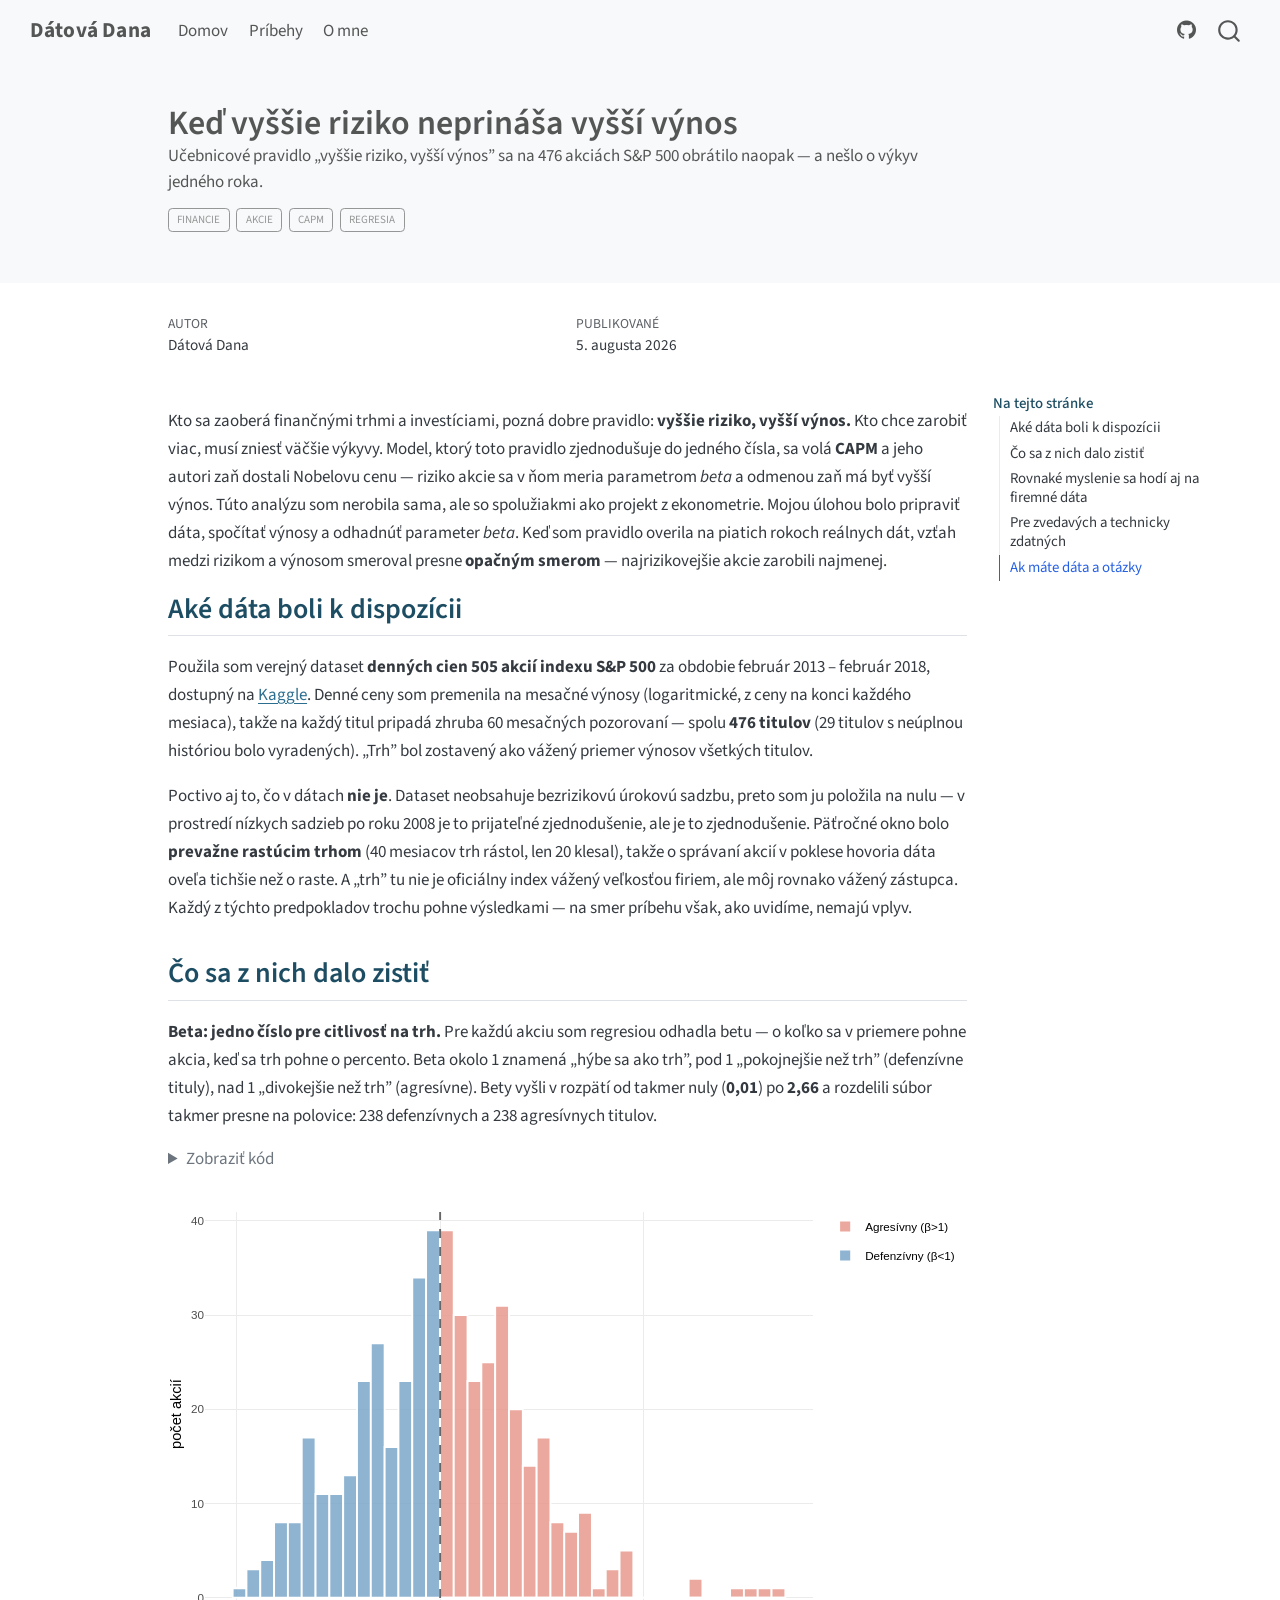
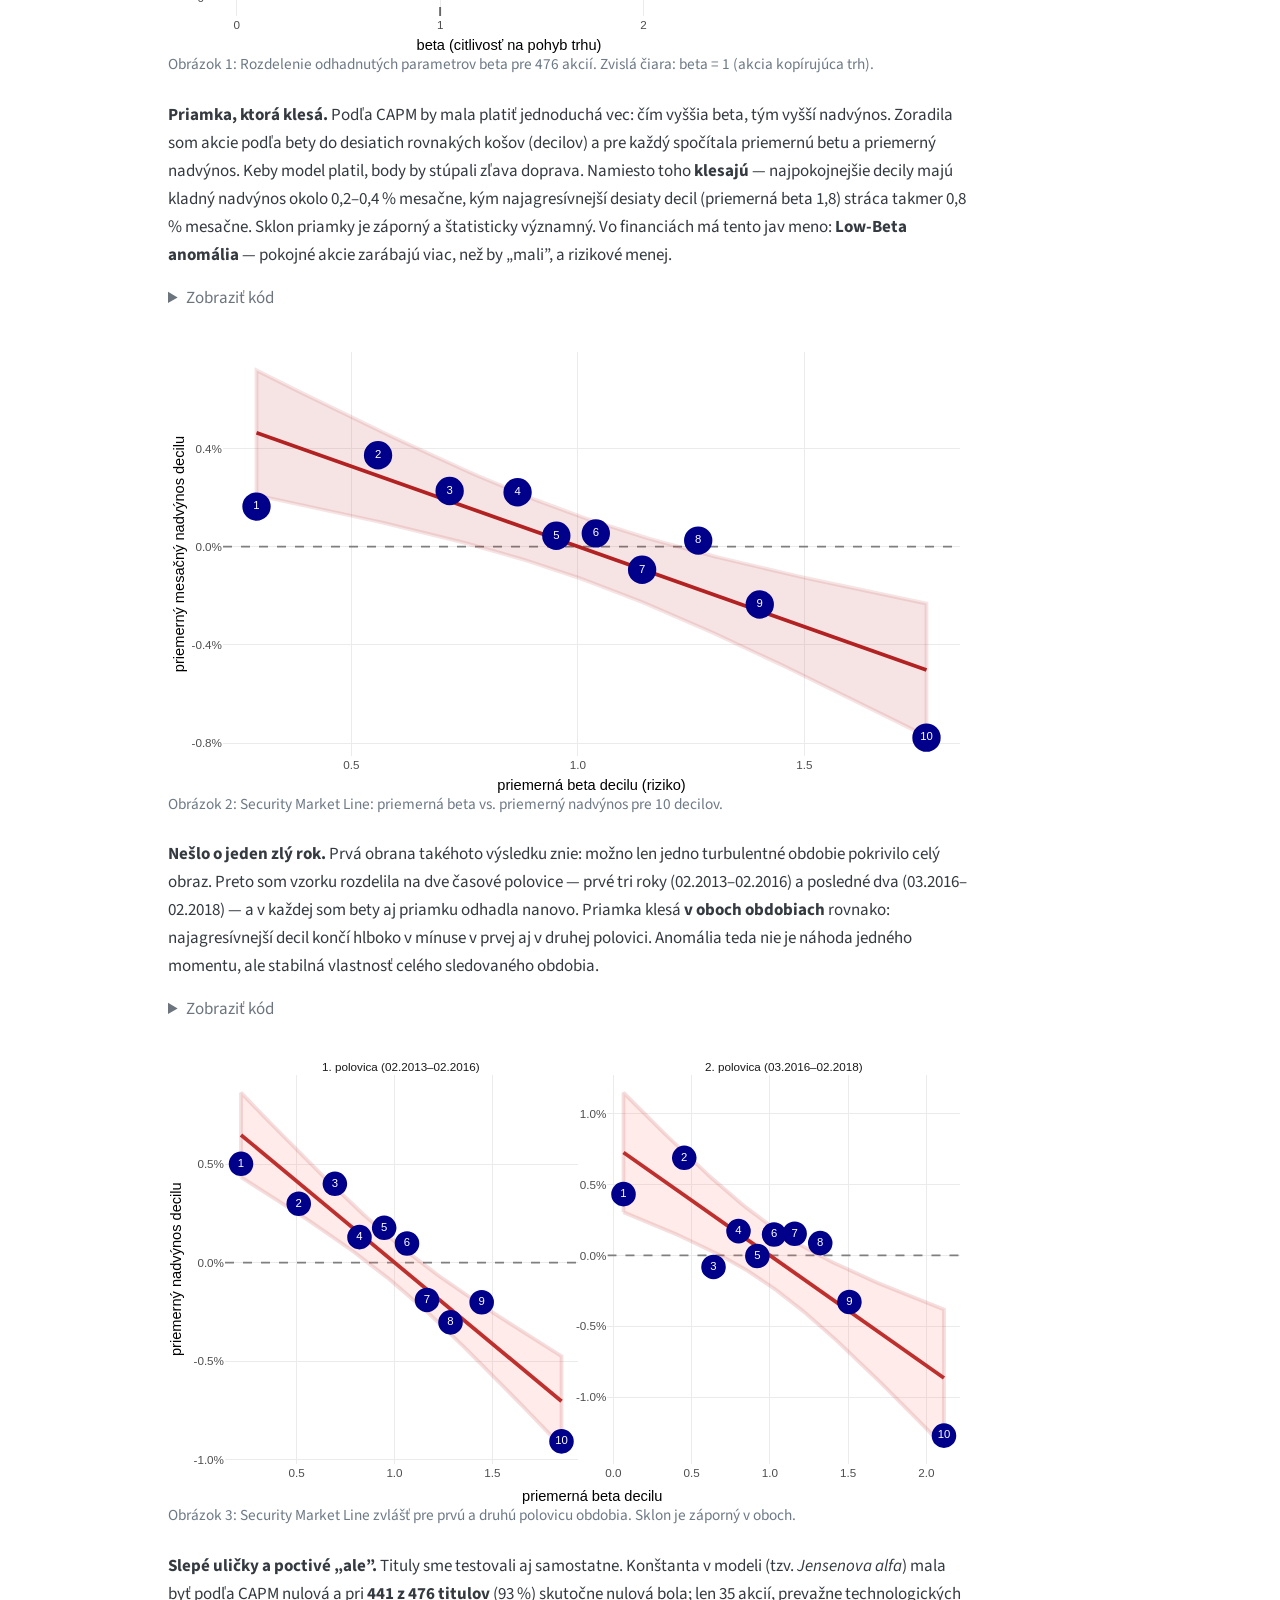
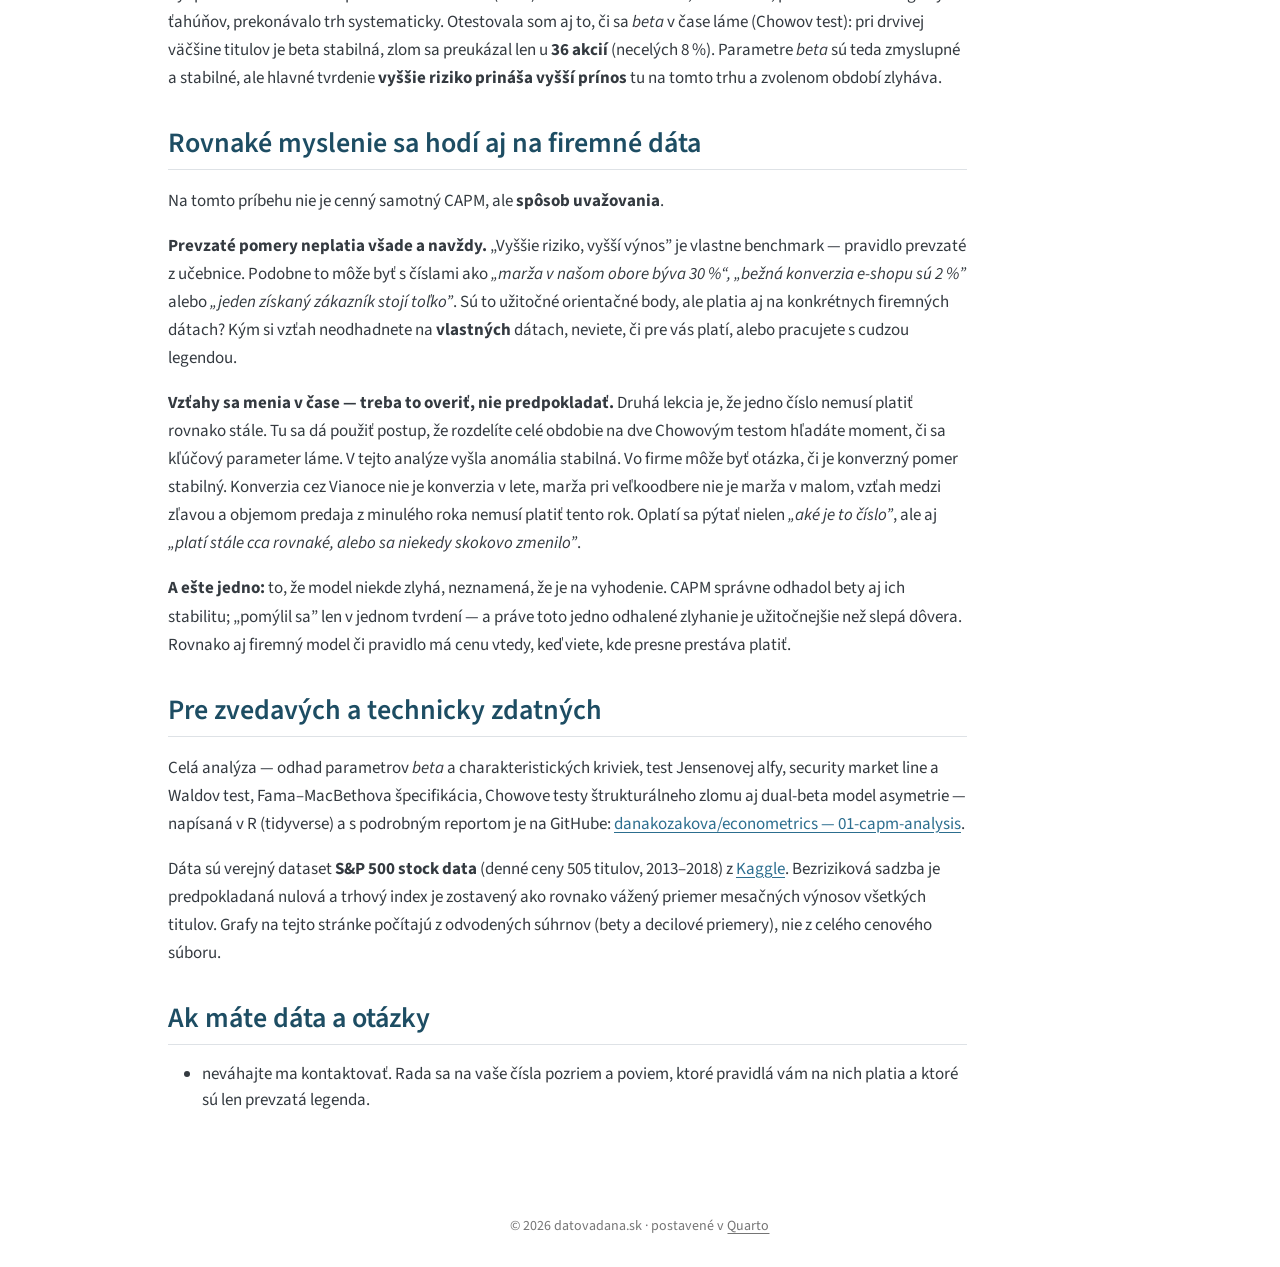
<file: docs/posts/capm/index.html>
<!DOCTYPE html>
<html xmlns="http://www.w3.org/1999/xhtml" lang="sk" xml:lang="sk"><head>

<meta charset="utf-8">
<meta name="generator" content="quarto-1.5.57">

<meta name="viewport" content="width=device-width, initial-scale=1.0, user-scalable=yes">

<meta name="author" content="Dátová Dana">
<meta name="description" content="Učebnicové pravidlo „vyššie riziko, vyšší výnos” sa na 476 akciách S&amp;P 500 obrátilo naopak — a nešlo o výkyv jedného roka.">

<title>Keď vyššie riziko neprináša vyšší výnos – Dátová Dana</title>
<style>
code{white-space: pre-wrap;}
span.smallcaps{font-variant: small-caps;}
div.columns{display: flex; gap: min(4vw, 1.5em);}
div.column{flex: auto; overflow-x: auto;}
div.hanging-indent{margin-left: 1.5em; text-indent: -1.5em;}
ul.task-list{list-style: none;}
ul.task-list li input[type="checkbox"] {
  width: 0.8em;
  margin: 0 0.8em 0.2em -1em; /* quarto-specific, see https://github.com/quarto-dev/quarto-cli/issues/4556 */ 
  vertical-align: middle;
}
/* CSS for syntax highlighting */
pre > code.sourceCode { white-space: pre; position: relative; }
pre > code.sourceCode > span { line-height: 1.25; }
pre > code.sourceCode > span:empty { height: 1.2em; }
.sourceCode { overflow: visible; }
code.sourceCode > span { color: inherit; text-decoration: inherit; }
div.sourceCode { margin: 1em 0; }
pre.sourceCode { margin: 0; }
@media screen {
div.sourceCode { overflow: auto; }
}
@media print {
pre > code.sourceCode { white-space: pre-wrap; }
pre > code.sourceCode > span { display: inline-block; text-indent: -5em; padding-left: 5em; }
}
pre.numberSource code
  { counter-reset: source-line 0; }
pre.numberSource code > span
  { position: relative; left: -4em; counter-increment: source-line; }
pre.numberSource code > span > a:first-child::before
  { content: counter(source-line);
    position: relative; left: -1em; text-align: right; vertical-align: baseline;
    border: none; display: inline-block;
    -webkit-touch-callout: none; -webkit-user-select: none;
    -khtml-user-select: none; -moz-user-select: none;
    -ms-user-select: none; user-select: none;
    padding: 0 4px; width: 4em;
  }
pre.numberSource { margin-left: 3em;  padding-left: 4px; }
div.sourceCode
  {   }
@media screen {
pre > code.sourceCode > span > a:first-child::before { text-decoration: underline; }
}
</style>


<script src="../../site_libs/quarto-nav/quarto-nav.js"></script>
<script src="../../site_libs/quarto-nav/headroom.min.js"></script>
<script src="../../site_libs/clipboard/clipboard.min.js"></script>
<script src="../../site_libs/quarto-search/autocomplete.umd.js"></script>
<script src="../../site_libs/quarto-search/fuse.min.js"></script>
<script src="../../site_libs/quarto-search/quarto-search.js"></script>
<meta name="quarto:offset" content="../../">
<link href="../../favicon.ico" rel="icon">
<script src="../../site_libs/quarto-html/quarto.js"></script>
<script src="../../site_libs/quarto-html/popper.min.js"></script>
<script src="../../site_libs/quarto-html/tippy.umd.min.js"></script>
<script src="../../site_libs/quarto-html/anchor.min.js"></script>
<link href="../../site_libs/quarto-html/tippy.css" rel="stylesheet">
<link href="../../site_libs/quarto-html/quarto-syntax-highlighting.css" rel="stylesheet" id="quarto-text-highlighting-styles">
<script src="../../site_libs/bootstrap/bootstrap.min.js"></script>
<link href="../../site_libs/bootstrap/bootstrap-icons.css" rel="stylesheet">
<link href="../../site_libs/bootstrap/bootstrap.min.css" rel="stylesheet" id="quarto-bootstrap" data-mode="light">
<script id="quarto-search-options" type="application/json">{
  "location": "navbar",
  "copy-button": false,
  "collapse-after": 3,
  "panel-placement": "end",
  "type": "overlay",
  "limit": 50,
  "keyboard-shortcut": [
    "f",
    "/",
    "s"
  ],
  "show-item-context": false,
  "language": {
    "search-no-results-text": "Žiadne výsledky",
    "search-matching-documents-text": "zhodné dokumenty",
    "search-copy-link-title": "Skopírovať odkaz pre vyhľadávanie",
    "search-hide-matches-text": "Skryť ďalšie výsledky",
    "search-more-match-text": "ďalší výsledok v tomto dokumente",
    "search-more-matches-text": "ďalších výsledkov v tomto dokumente",
    "search-clear-button-title": "Vymazať",
    "search-text-placeholder": "",
    "search-detached-cancel-button-title": "Zrušiť",
    "search-submit-button-title": "Odoslať",
    "search-label": "Hľadať"
  }
}</script>
<link href="../../site_libs/htmltools-fill-0.5.8.1/fill.css" rel="stylesheet">

<script src="../../site_libs/htmlwidgets-1.6.4/htmlwidgets.js"></script>

<script src="../../site_libs/plotly-binding-4.12.1/plotly.js"></script>

<script src="../../site_libs/typedarray-0.1/typedarray.min.js"></script>

<script src="../../site_libs/jquery-3.5.1/jquery.min.js"></script>

<link href="../../site_libs/crosstalk-1.2.2/css/crosstalk.min.css" rel="stylesheet">

<script src="../../site_libs/crosstalk-1.2.2/js/crosstalk.min.js"></script>

<link href="../../site_libs/plotly-htmlwidgets-css-2.25.2/plotly-htmlwidgets.css" rel="stylesheet">

<script src="../../site_libs/plotly-main-2.25.2/plotly-latest.min.js"></script>



<meta property="og:title" content="Keď vyššie riziko neprináša vyšší výnos – Dátová Dana">
<meta property="og:description" content="Učebnicové pravidlo „vyššie riziko, vyšší výnos” sa na 476 akciách S&amp;P 500 obrátilo naopak — a nešlo o výkyv jedného roka.">
<meta property="og:image" content="https://datovadana.sk/posts/capm/images/nahlad.png">
<meta property="og:site_name" content="Dátová Dana">
<meta property="og:image:height" content="622">
<meta property="og:image:width" content="1068">
<meta name="twitter:title" content="Keď vyššie riziko neprináša vyšší výnos – Dátová Dana">
<meta name="twitter:description" content="Učebnicové pravidlo „vyššie riziko, vyšší výnos” sa na 476 akciách S&amp;P 500 obrátilo naopak — a nešlo o výkyv jedného roka.">
<meta name="twitter:image" content="https://datovadana.sk/posts/capm/images/nahlad.png">
<meta name="twitter:image-height" content="622">
<meta name="twitter:image-width" content="1068">
<meta name="twitter:card" content="summary_large_image">
</head>

<body class="nav-fixed">

<div id="quarto-search-results"></div>
  <header id="quarto-header" class="headroom fixed-top quarto-banner">
    <nav class="navbar navbar-expand-lg " data-bs-theme="dark">
      <div class="navbar-container container-fluid">
      <div class="navbar-brand-container mx-auto">
    <a class="navbar-brand" href="../../index.html">
    <span class="navbar-title">Dátová Dana</span>
    </a>
  </div>
            <div id="quarto-search" class="" title="Hľadať"></div>
          <button class="navbar-toggler" type="button" data-bs-toggle="collapse" data-bs-target="#navbarCollapse" aria-controls="navbarCollapse" role="menu" aria-expanded="false" aria-label="Prepnúť navigáciu" onclick="if (window.quartoToggleHeadroom) { window.quartoToggleHeadroom(); }">
  <span class="navbar-toggler-icon"></span>
</button>
          <div class="collapse navbar-collapse" id="navbarCollapse">
            <ul class="navbar-nav navbar-nav-scroll me-auto">
  <li class="nav-item">
    <a class="nav-link" href="../../index.html"> 
<span class="menu-text">Domov</span></a>
  </li>  
  <li class="nav-item">
    <a class="nav-link" href="../../pribehy.html"> 
<span class="menu-text">Príbehy</span></a>
  </li>  
  <li class="nav-item">
    <a class="nav-link" href="../../about.html"> 
<span class="menu-text">O mne</span></a>
  </li>  
</ul>
            <ul class="navbar-nav navbar-nav-scroll ms-auto">
  <li class="nav-item compact">
    <a class="nav-link" href="https://github.com/danakozakova"> <i class="bi bi-github" role="img" aria-label="GitHub">
</i> 
<span class="menu-text"></span></a>
  </li>  
</ul>
          </div> <!-- /navcollapse -->
            <div class="quarto-navbar-tools">
</div>
      </div> <!-- /container-fluid -->
    </nav>
</header>
<!-- content -->
<header id="title-block-header" class="quarto-title-block default page-columns page-full">
  <div class="quarto-title-banner page-columns page-full">
    <div class="quarto-title column-body">
      <h1 class="title">Keď vyššie riziko neprináša vyšší výnos</h1>
                  <div>
        <div class="description">
          Učebnicové pravidlo „vyššie riziko, vyšší výnos” sa na 476 akciách S&amp;P 500 obrátilo naopak — a nešlo o výkyv jedného roka.
        </div>
      </div>
                          <div class="quarto-categories">
                <div class="quarto-category">financie</div>
                <div class="quarto-category">akcie</div>
                <div class="quarto-category">CAPM</div>
                <div class="quarto-category">regresia</div>
              </div>
                  </div>
  </div>
    
  
  <div class="quarto-title-meta">

      <div>
      <div class="quarto-title-meta-heading">Autor</div>
      <div class="quarto-title-meta-contents">
               <p>Dátová Dana </p>
            </div>
    </div>
      
      <div>
      <div class="quarto-title-meta-heading">Publikované</div>
      <div class="quarto-title-meta-contents">
        <p class="date">5. augusta 2026</p>
      </div>
    </div>
    
      
    </div>
    
  
  </header><div id="quarto-content" class="quarto-container page-columns page-rows-contents page-layout-article page-navbar">
<!-- sidebar -->
<!-- margin-sidebar -->
    <div id="quarto-margin-sidebar" class="sidebar margin-sidebar">
        <nav id="TOC" role="doc-toc" class="toc-active">
    <h2 id="toc-title">Na tejto stránke</h2>
   
  <ul>
  <li><a href="#aké-dáta-boli-k-dispozícii" id="toc-aké-dáta-boli-k-dispozícii" class="nav-link active" data-scroll-target="#aké-dáta-boli-k-dispozícii">Aké dáta boli k dispozícii</a></li>
  <li><a href="#čo-sa-z-nich-dalo-zistiť" id="toc-čo-sa-z-nich-dalo-zistiť" class="nav-link" data-scroll-target="#čo-sa-z-nich-dalo-zistiť">Čo sa z nich dalo zistiť</a></li>
  <li><a href="#rovnaké-myslenie-sa-hodí-aj-na-firemné-dáta" id="toc-rovnaké-myslenie-sa-hodí-aj-na-firemné-dáta" class="nav-link" data-scroll-target="#rovnaké-myslenie-sa-hodí-aj-na-firemné-dáta">Rovnaké myslenie sa hodí aj na firemné dáta</a></li>
  <li><a href="#pre-zvedavých-a-technicky-zdatných" id="toc-pre-zvedavých-a-technicky-zdatných" class="nav-link" data-scroll-target="#pre-zvedavých-a-technicky-zdatných">Pre zvedavých a technicky zdatných</a></li>
  <li><a href="#ak-máte-dáta-a-otázky" id="toc-ak-máte-dáta-a-otázky" class="nav-link" data-scroll-target="#ak-máte-dáta-a-otázky">Ak máte dáta a otázky</a></li>
  </ul>
</nav>
    </div>
<!-- main -->
<main class="content quarto-banner-title-block" id="quarto-document-content">





<p>Kto sa zaoberá finančnými trhmi a investíciami, pozná dobre pravidlo: <strong>vyššie riziko, vyšší výnos.</strong> Kto chce zarobiť viac, musí zniesť väčšie výkyvy. Model, ktorý toto pravidlo zjednodušuje do jedného čísla, sa volá <strong>CAPM</strong> a jeho autori zaň dostali Nobelovu cenu — riziko akcie sa v ňom meria parametrom <em>beta</em> a odmenou zaň má byť vyšší výnos. Túto analýzu som nerobila sama, ale so spolužiakmi ako projekt z ekonometrie. Mojou úlohou bolo pripraviť dáta, spočítať výnosy a odhadnúť parameter <em>beta</em>. Keď som pravidlo overila na piatich rokoch reálnych dát, vzťah medzi rizikom a výnosom smeroval presne <strong>opačným smerom</strong> — najrizikovejšie akcie zarobili najmenej.</p>
<section id="aké-dáta-boli-k-dispozícii" class="level2">
<h2 class="anchored" data-anchor-id="aké-dáta-boli-k-dispozícii">Aké dáta boli k dispozícii</h2>
<p>Použila som verejný dataset <strong>denných cien 505 akcií indexu S&amp;P 500</strong> za obdobie február 2013 – február 2018, dostupný na <a href="https://www.kaggle.com/datasets/rohitjain454/all-stocks-5yr">Kaggle</a>. Denné ceny som premenila na mesačné výnosy (logaritmické, z ceny na konci každého mesiaca), takže na každý titul pripadá zhruba 60 mesačných pozorovaní — spolu <strong>476 titulov</strong> (29 titulov s neúplnou históriou bolo vyradených). „Trh” bol zostavený ako vážený priemer výnosov všetkých titulov.</p>
<p>Poctivo aj to, čo v dátach <strong>nie je</strong>. Dataset neobsahuje bezrizikovú úrokovú sadzbu, preto som ju položila na nulu — v prostredí nízkych sadzieb po roku 2008 je to prijateľné zjednodušenie, ale je to zjednodušenie. Päťročné okno bolo <strong>prevažne rastúcim trhom</strong> (40 mesiacov trh rástol, len 20 klesal), takže o správaní akcií v poklese hovoria dáta oveľa tichšie než o raste. A „trh” tu nie je oficiálny index vážený veľkosťou firiem, ale môj rovnako vážený zástupca. Každý z týchto predpokladov trochu pohne výsledkami — na smer príbehu však, ako uvidíme, nemajú vplyv.</p>
</section>
<section id="čo-sa-z-nich-dalo-zistiť" class="level2">
<h2 class="anchored" data-anchor-id="čo-sa-z-nich-dalo-zistiť">Čo sa z nich dalo zistiť</h2>
<p><strong>Beta: jedno číslo pre citlivosť na trh.</strong> Pre každú akciu som regresiou odhadla betu — o koľko sa v priemere pohne akcia, keď sa trh pohne o percento. Beta okolo 1 znamená „hýbe sa ako trh”, pod 1 „pokojnejšie než trh” (defenzívne tituly), nad 1 „divokejšie než trh” (agresívne). Bety vyšli v rozpätí od takmer nuly (<strong>0,01</strong>) po <strong>2,66</strong> a rozdelili súbor takmer presne na polovice: 238 defenzívnych a 238 agresívnych titulov.</p>
<div class="cell">
<details class="code-fold">
<summary>Zobraziť kód</summary>
<div class="sourceCode cell-code" id="cb1"><pre class="sourceCode r code-with-copy"><code class="sourceCode r"><span id="cb1-1"><a href="#cb1-1" aria-hidden="true" tabindex="-1"></a>g1 <span class="ot">&lt;-</span> <span class="fu">ggplot</span>(betas, <span class="fu">aes</span>(beta, <span class="at">fill =</span> typ)) <span class="sc">+</span></span>
<span id="cb1-2"><a href="#cb1-2" aria-hidden="true" tabindex="-1"></a>  <span class="fu">geom_histogram</span>(<span class="at">bins =</span> <span class="dv">40</span>, <span class="at">colour =</span> <span class="st">"white"</span>, <span class="at">alpha =</span> <span class="fl">0.85</span>) <span class="sc">+</span></span>
<span id="cb1-3"><a href="#cb1-3" aria-hidden="true" tabindex="-1"></a>  <span class="fu">geom_vline</span>(<span class="at">xintercept =</span> <span class="dv">1</span>, <span class="at">linetype =</span> <span class="st">"dashed"</span>, <span class="at">colour =</span> <span class="st">"grey40"</span>) <span class="sc">+</span></span>
<span id="cb1-4"><a href="#cb1-4" aria-hidden="true" tabindex="-1"></a>  <span class="fu">scale_fill_manual</span>(<span class="at">values =</span> <span class="fu">c</span>(<span class="st">"Defenzívny (β&lt;1)"</span> <span class="ot">=</span> <span class="st">"#7ba7c9"</span>,</span>
<span id="cb1-5"><a href="#cb1-5" aria-hidden="true" tabindex="-1"></a>                               <span class="st">"Agresívny (β&gt;1)"</span>  <span class="ot">=</span> <span class="st">"#e8998d"</span>)) <span class="sc">+</span></span>
<span id="cb1-6"><a href="#cb1-6" aria-hidden="true" tabindex="-1"></a>  <span class="fu">labs</span>(<span class="at">x =</span> <span class="st">"beta (citlivosť na pohyb trhu)"</span>, <span class="at">y =</span> <span class="st">"počet akcií"</span>, <span class="at">fill =</span> <span class="cn">NULL</span>) <span class="sc">+</span></span>
<span id="cb1-7"><a href="#cb1-7" aria-hidden="true" tabindex="-1"></a>  <span class="fu">theme_minimal</span>()</span>
<span id="cb1-8"><a href="#cb1-8" aria-hidden="true" tabindex="-1"></a><span class="fu">ggplotly</span>(g1) <span class="sc">|&gt;</span> <span class="fu">layout</span>(<span class="at">font =</span> <span class="fu">list</span>(<span class="at">family =</span> <span class="st">"sans-serif"</span>))</span></code><button title="Kopírovať do schránky" class="code-copy-button"><i class="bi"></i></button></pre></div>
</details>
<div id="fig-beta" class="cell-output-display quarto-float quarto-figure quarto-figure-center anchored">
<figure class="quarto-float quarto-float-fig figure">
<div aria-describedby="fig-beta-caption-0ceaefa1-69ba-4598-a22c-09a6ac19f8ca">
<div class="plotly html-widget html-fill-item" id="htmlwidget-1db2c44c8d7089f9d84d" style="width:100%;height:464px;"></div>
<script type="application/json" data-for="htmlwidget-1db2c44c8d7089f9d84d">{"x":{"data":[{"orientation":"v","width":[0.067958974358974356,0.067958974358974356,0.067958974358974356,0.067958974358974356,0.067958974358974356,0.067958974358974356,0.067958974358974356,0.067958974358974356,0.067958974358974356,0.067958974358974356,0.067958974358974356,0.067958974358974356,0.067958974358974356,0.067958974358974356,0.067958974358974356,0.067958974358974356,0.067958974358974356,0.067958974358974356,0.067958974358974356,0.067958974358974356,0.067958974358974356,0.067958974358974356,0.067958974358974356,0.067958974358974356,0.067958974358974356,0.067958974358974356,0.067958974358974356,0.067958974358974356,0.067958974358974356,0.067958974358974356,0.0679589743589748,0.0679589743589748,0.0679589743589748,0.0679589743589748,0.0679589743589748,0.0679589743589748,0.0679589743589748,0.0679589743589748,0.0679589743589748,0.0679589743589748],"base":[1,3,4,8,8,17,11,11,13,23,27,16,23,34,39,0,0,0,0,0,0,0,0,0,0,0,0,0,0,0,0,0,0,0,0,0,0,0,0,0],"x":[0.013510000000000001,0.08146897435897435,0.14942794871794871,0.21738692307692309,0.28534589743589744,0.3533048717948718,0.42126384615384616,0.48922282051282051,0.55718179487179487,0.62514076923076922,0.69309974358974358,0.76105871794871793,0.82901769230769229,0.89697666666666664,0.964935641025641,1.0328946153846152,1.1008535897435896,1.168812564102564,1.2367715384615383,1.3047305128205127,1.372689487179487,1.4406484615384614,1.5086074358974357,1.5765664102564101,1.6445253846153844,1.7124843589743588,1.7804433333333332,1.8484023076923075,1.9163612820512819,1.9843202564102562,2.0522792307692308,2.1202382051282047,2.1881971794871795,2.2561561538461534,2.3241151282051282,2.3920741025641021,2.4600330769230769,2.5279920512820508,2.5959510256410256,2.6639099999999996],"y":[0,0,0,0,0,0,0,0,0,0,0,0,0,0,0,39,30,23,25,31,20,14,17,8,7,9,1,3,5,0,0,0,0,2,0,0,1,1,1,1],"text":["count:  0<br />beta: 0.01351000<br />typ: Agresívny (β>1)","count:  0<br />beta: 0.08146897<br />typ: Agresívny (β>1)","count:  0<br />beta: 0.14942795<br />typ: Agresívny (β>1)","count:  0<br />beta: 0.21738692<br />typ: Agresívny (β>1)","count:  0<br />beta: 0.28534590<br />typ: Agresívny (β>1)","count:  0<br />beta: 0.35330487<br />typ: Agresívny (β>1)","count:  0<br />beta: 0.42126385<br />typ: Agresívny (β>1)","count:  0<br />beta: 0.48922282<br />typ: Agresívny (β>1)","count:  0<br />beta: 0.55718179<br />typ: Agresívny (β>1)","count:  0<br />beta: 0.62514077<br />typ: Agresívny (β>1)","count:  0<br />beta: 0.69309974<br />typ: Agresívny (β>1)","count:  0<br />beta: 0.76105872<br />typ: Agresívny (β>1)","count:  0<br />beta: 0.82901769<br />typ: Agresívny (β>1)","count:  0<br />beta: 0.89697667<br />typ: Agresívny (β>1)","count:  0<br />beta: 0.96493564<br />typ: Agresívny (β>1)","count: 39<br />beta: 1.03289462<br />typ: Agresívny (β>1)","count: 30<br />beta: 1.10085359<br />typ: Agresívny (β>1)","count: 23<br />beta: 1.16881256<br />typ: Agresívny (β>1)","count: 25<br />beta: 1.23677154<br />typ: Agresívny (β>1)","count: 31<br />beta: 1.30473051<br />typ: Agresívny (β>1)","count: 20<br />beta: 1.37268949<br />typ: Agresívny (β>1)","count: 14<br />beta: 1.44064846<br />typ: Agresívny (β>1)","count: 17<br />beta: 1.50860744<br />typ: Agresívny (β>1)","count:  8<br />beta: 1.57656641<br />typ: Agresívny (β>1)","count:  7<br />beta: 1.64452538<br />typ: Agresívny (β>1)","count:  9<br />beta: 1.71248436<br />typ: Agresívny (β>1)","count:  1<br />beta: 1.78044333<br />typ: Agresívny (β>1)","count:  3<br />beta: 1.84840231<br />typ: Agresívny (β>1)","count:  5<br />beta: 1.91636128<br />typ: Agresívny (β>1)","count:  0<br />beta: 1.98432026<br />typ: Agresívny (β>1)","count:  0<br />beta: 2.05227923<br />typ: Agresívny (β>1)","count:  0<br />beta: 2.12023821<br />typ: Agresívny (β>1)","count:  0<br />beta: 2.18819718<br />typ: Agresívny (β>1)","count:  2<br />beta: 2.25615615<br />typ: Agresívny (β>1)","count:  0<br />beta: 2.32411513<br />typ: Agresívny (β>1)","count:  0<br />beta: 2.39207410<br />typ: Agresívny (β>1)","count:  1<br />beta: 2.46003308<br />typ: Agresívny (β>1)","count:  1<br />beta: 2.52799205<br />typ: Agresívny (β>1)","count:  1<br />beta: 2.59595103<br />typ: Agresívny (β>1)","count:  1<br />beta: 2.66391000<br />typ: Agresívny (β>1)"],"type":"bar","textposition":"none","marker":{"autocolorscale":false,"color":"rgba(232,153,141,0.85)","line":{"width":1.8897637795275593,"color":"rgba(255,255,255,1)"}},"name":"Agresívny (β>1)","legendgroup":"Agresívny (β>1)","showlegend":true,"xaxis":"x","yaxis":"y","hoverinfo":"text","frame":null},{"orientation":"v","width":[0.067958974358974356,0.067958974358974356,0.067958974358974356,0.067958974358974356,0.067958974358974356,0.067958974358974356,0.067958974358974356,0.067958974358974356,0.067958974358974356,0.067958974358974356,0.067958974358974356,0.067958974358974356,0.067958974358974356,0.067958974358974356,0.067958974358974356,0.067958974358974356,0.067958974358974356,0.067958974358974356,0.067958974358974356,0.067958974358974356,0.067958974358974356,0.067958974358974356,0.067958974358974356,0.067958974358974356,0.067958974358974356,0.067958974358974356,0.067958974358974356,0.067958974358974356,0.067958974358974356,0.067958974358974356,0.0679589743589748,0.0679589743589748,0.0679589743589748,0.0679589743589748,0.0679589743589748,0.0679589743589748,0.0679589743589748,0.0679589743589748,0.0679589743589748,0.0679589743589748],"base":[0,0,0,0,0,0,0,0,0,0,0,0,0,0,0,0,0,0,0,0,0,0,0,0,0,0,0,0,0,0,0,0,0,0,0,0,0,0,0,0],"x":[0.013510000000000001,0.08146897435897435,0.14942794871794871,0.21738692307692309,0.28534589743589744,0.3533048717948718,0.42126384615384616,0.48922282051282051,0.55718179487179487,0.62514076923076922,0.69309974358974358,0.76105871794871793,0.82901769230769229,0.89697666666666664,0.964935641025641,1.0328946153846152,1.1008535897435896,1.168812564102564,1.2367715384615383,1.3047305128205127,1.372689487179487,1.4406484615384614,1.5086074358974357,1.5765664102564101,1.6445253846153844,1.7124843589743588,1.7804433333333332,1.8484023076923075,1.9163612820512819,1.9843202564102562,2.0522792307692308,2.1202382051282047,2.1881971794871795,2.2561561538461534,2.3241151282051282,2.3920741025641021,2.4600330769230769,2.5279920512820508,2.5959510256410256,2.6639099999999996],"y":[1,3,4,8,8,17,11,11,13,23,27,16,23,34,39,0,0,0,0,0,0,0,0,0,0,0,0,0,0,0,0,0,0,0,0,0,0,0,0,0],"text":["count:  1<br />beta: 0.01351000<br />typ: Defenzívny (β<1)","count:  3<br />beta: 0.08146897<br />typ: Defenzívny (β<1)","count:  4<br />beta: 0.14942795<br />typ: Defenzívny (β<1)","count:  8<br />beta: 0.21738692<br />typ: Defenzívny (β<1)","count:  8<br />beta: 0.28534590<br />typ: Defenzívny (β<1)","count: 17<br />beta: 0.35330487<br />typ: Defenzívny (β<1)","count: 11<br />beta: 0.42126385<br />typ: Defenzívny (β<1)","count: 11<br />beta: 0.48922282<br />typ: Defenzívny (β<1)","count: 13<br />beta: 0.55718179<br />typ: Defenzívny (β<1)","count: 23<br />beta: 0.62514077<br />typ: Defenzívny (β<1)","count: 27<br />beta: 0.69309974<br />typ: Defenzívny (β<1)","count: 16<br />beta: 0.76105872<br />typ: Defenzívny (β<1)","count: 23<br />beta: 0.82901769<br />typ: Defenzívny (β<1)","count: 34<br />beta: 0.89697667<br />typ: Defenzívny (β<1)","count: 39<br />beta: 0.96493564<br />typ: Defenzívny (β<1)","count:  0<br />beta: 1.03289462<br />typ: Defenzívny (β<1)","count:  0<br />beta: 1.10085359<br />typ: Defenzívny (β<1)","count:  0<br />beta: 1.16881256<br />typ: Defenzívny (β<1)","count:  0<br />beta: 1.23677154<br />typ: Defenzívny (β<1)","count:  0<br />beta: 1.30473051<br />typ: Defenzívny (β<1)","count:  0<br />beta: 1.37268949<br />typ: Defenzívny (β<1)","count:  0<br />beta: 1.44064846<br />typ: Defenzívny (β<1)","count:  0<br />beta: 1.50860744<br />typ: Defenzívny (β<1)","count:  0<br />beta: 1.57656641<br />typ: Defenzívny (β<1)","count:  0<br />beta: 1.64452538<br />typ: Defenzívny (β<1)","count:  0<br />beta: 1.71248436<br />typ: Defenzívny (β<1)","count:  0<br />beta: 1.78044333<br />typ: Defenzívny (β<1)","count:  0<br />beta: 1.84840231<br />typ: Defenzívny (β<1)","count:  0<br />beta: 1.91636128<br />typ: Defenzívny (β<1)","count:  0<br />beta: 1.98432026<br />typ: Defenzívny (β<1)","count:  0<br />beta: 2.05227923<br />typ: Defenzívny (β<1)","count:  0<br />beta: 2.12023821<br />typ: Defenzívny (β<1)","count:  0<br />beta: 2.18819718<br />typ: Defenzívny (β<1)","count:  0<br />beta: 2.25615615<br />typ: Defenzívny (β<1)","count:  0<br />beta: 2.32411513<br />typ: Defenzívny (β<1)","count:  0<br />beta: 2.39207410<br />typ: Defenzívny (β<1)","count:  0<br />beta: 2.46003308<br />typ: Defenzívny (β<1)","count:  0<br />beta: 2.52799205<br />typ: Defenzívny (β<1)","count:  0<br />beta: 2.59595103<br />typ: Defenzívny (β<1)","count:  0<br />beta: 2.66391000<br />typ: Defenzívny (β<1)"],"type":"bar","textposition":"none","marker":{"autocolorscale":false,"color":"rgba(123,167,201,0.85)","line":{"width":1.8897637795275593,"color":"rgba(255,255,255,1)"}},"name":"Defenzívny (β<1)","legendgroup":"Defenzívny (β<1)","showlegend":true,"xaxis":"x","yaxis":"y","hoverinfo":"text","frame":null},{"x":[1,1],"y":[-1.9500000000000002,40.950000000000003],"text":"xintercept: 1","type":"scatter","mode":"lines","line":{"width":1.8897637795275593,"color":"rgba(102,102,102,1)","dash":"dash"},"hoveron":"points","showlegend":false,"xaxis":"x","yaxis":"y","hoverinfo":"text","frame":null}],"layout":{"margin":{"t":23.305936073059364,"r":7.3059360730593621,"b":37.260273972602747,"l":37.260273972602747},"paper_bgcolor":"rgba(255,255,255,1)","font":{"color":"rgba(0,0,0,1)","family":"sans-serif","size":14.611872146118724},"xaxis":{"domain":[0,1],"automargin":true,"type":"linear","autorange":false,"range":[-0.15638743589743589,2.8338074358974357],"tickmode":"array","ticktext":["0","1","2"],"tickvals":[0,1,2],"categoryorder":"array","categoryarray":["0","1","2"],"nticks":null,"ticks":"","tickcolor":null,"ticklen":3.6529680365296811,"tickwidth":0,"showticklabels":true,"tickfont":{"color":"rgba(77,77,77,1)","family":"","size":11.68949771689498},"tickangle":-0,"showline":false,"linecolor":null,"linewidth":0,"showgrid":true,"gridcolor":"rgba(235,235,235,1)","gridwidth":0.66417600664176002,"zeroline":false,"anchor":"y","title":{"text":"beta (citlivosť na pohyb trhu)","font":{"color":"rgba(0,0,0,1)","family":"","size":14.611872146118724}},"hoverformat":".2f"},"yaxis":{"domain":[0,1],"automargin":true,"type":"linear","autorange":false,"range":[-1.9500000000000002,40.950000000000003],"tickmode":"array","ticktext":["0","10","20","30","40"],"tickvals":[2.2204460492503131e-16,10,20,30.000000000000004,40],"categoryorder":"array","categoryarray":["0","10","20","30","40"],"nticks":null,"ticks":"","tickcolor":null,"ticklen":3.6529680365296811,"tickwidth":0,"showticklabels":true,"tickfont":{"color":"rgba(77,77,77,1)","family":"","size":11.68949771689498},"tickangle":-0,"showline":false,"linecolor":null,"linewidth":0,"showgrid":true,"gridcolor":"rgba(235,235,235,1)","gridwidth":0.66417600664176002,"zeroline":false,"anchor":"x","title":{"text":"počet akcií","font":{"color":"rgba(0,0,0,1)","family":"","size":14.611872146118724}},"hoverformat":".2f"},"shapes":[],"showlegend":true,"legend":{"bgcolor":null,"bordercolor":null,"borderwidth":0,"font":{"color":"rgba(0,0,0,1)","family":"","size":11.68949771689498},"title":{"text":"","font":{"color":"rgba(0,0,0,1)","family":"","size":14.611872146118724}}},"hovermode":"closest","barmode":"relative"},"config":{"doubleClick":"reset","modeBarButtonsToAdd":["hoverclosest","hovercompare"],"showSendToCloud":false},"source":"A","attrs":{"d78ba42461":{"x":{},"fill":{},"type":"bar"},"d78795e1178":{"xintercept":{}}},"cur_data":"d78ba42461","visdat":{"d78ba42461":["function (y) ","x"],"d78795e1178":["function (y) ","x"]},"highlight":{"on":"plotly_click","persistent":false,"dynamic":false,"selectize":false,"opacityDim":0.20000000000000001,"selected":{"opacity":1},"debounce":0},"shinyEvents":["plotly_hover","plotly_click","plotly_selected","plotly_relayout","plotly_brushed","plotly_brushing","plotly_clickannotation","plotly_doubleclick","plotly_deselect","plotly_afterplot","plotly_sunburstclick"],"base_url":"https://plot.ly"},"evals":[],"jsHooks":[]}</script>
</div>
<figcaption class="quarto-float-caption-bottom quarto-float-caption quarto-float-fig" id="fig-beta-caption-0ceaefa1-69ba-4598-a22c-09a6ac19f8ca">
Obrázok&nbsp;1: Rozdelenie odhadnutých parametrov beta pre 476 akcií. Zvislá čiara: beta = 1 (akcia kopírujúca trh).
</figcaption>
</figure>
</div>
</div>
<p><strong>Priamka, ktorá klesá.</strong> Podľa CAPM by mala platiť jednoduchá vec: čím vyššia beta, tým vyšší nadvýnos. Zoradila som akcie podľa bety do desiatich rovnakých košov (decilov) a pre každý spočítala priemernú betu a priemerný nadvýnos. Keby model platil, body by stúpali zľava doprava. Namiesto toho <strong>klesajú</strong> — najpokojnejšie decily majú kladný nadvýnos okolo 0,2–0,4 % mesačne, kým najagresívnejší desiaty decil (priemerná beta 1,8) stráca takmer 0,8 % mesačne. Sklon priamky je záporný a štatisticky významný. Vo financiách má tento jav meno: <strong>Low-Beta anomália</strong> — pokojné akcie zarábajú viac, než by „mali”, a rizikové menej.</p>
<div class="cell">
<details class="code-fold">
<summary>Zobraziť kód</summary>
<div class="sourceCode cell-code" id="cb2"><pre class="sourceCode r code-with-copy"><code class="sourceCode r"><span id="cb2-1"><a href="#cb2-1" aria-hidden="true" tabindex="-1"></a>g2 <span class="ot">&lt;-</span> <span class="fu">ggplot</span>(sml, <span class="fu">aes</span>(Mean_Beta, Mean_Alpha)) <span class="sc">+</span></span>
<span id="cb2-2"><a href="#cb2-2" aria-hidden="true" tabindex="-1"></a>  <span class="fu">geom_hline</span>(<span class="at">yintercept =</span> <span class="dv">0</span>, <span class="at">linetype =</span> <span class="st">"dashed"</span>, <span class="at">colour =</span> <span class="st">"grey50"</span>) <span class="sc">+</span></span>
<span id="cb2-3"><a href="#cb2-3" aria-hidden="true" tabindex="-1"></a>  <span class="fu">geom_smooth</span>(<span class="at">method =</span> <span class="st">"lm"</span>, <span class="at">se =</span> <span class="cn">TRUE</span>,</span>
<span id="cb2-4"><a href="#cb2-4" aria-hidden="true" tabindex="-1"></a>              <span class="at">colour =</span> <span class="st">"firebrick"</span>, <span class="at">fill =</span> <span class="st">"firebrick"</span>, <span class="at">alpha =</span> <span class="fl">0.12</span>) <span class="sc">+</span></span>
<span id="cb2-5"><a href="#cb2-5" aria-hidden="true" tabindex="-1"></a>  <span class="fu">geom_point</span>(<span class="at">size =</span> <span class="dv">7</span>, <span class="at">colour =</span> <span class="st">"darkblue"</span>) <span class="sc">+</span></span>
<span id="cb2-6"><a href="#cb2-6" aria-hidden="true" tabindex="-1"></a>  <span class="fu">geom_text</span>(<span class="fu">aes</span>(<span class="at">label =</span> portfolio), <span class="at">colour =</span> <span class="st">"white"</span>, <span class="at">fontface =</span> <span class="st">"bold"</span>, <span class="at">size =</span> <span class="dv">3</span>) <span class="sc">+</span></span>
<span id="cb2-7"><a href="#cb2-7" aria-hidden="true" tabindex="-1"></a>  <span class="fu">scale_y_continuous</span>(<span class="at">labels =</span> scales<span class="sc">::</span><span class="fu">percent_format</span>(<span class="at">accuracy =</span> <span class="fl">0.1</span>)) <span class="sc">+</span></span>
<span id="cb2-8"><a href="#cb2-8" aria-hidden="true" tabindex="-1"></a>  <span class="fu">labs</span>(<span class="at">x =</span> <span class="st">"priemerná beta decilu (riziko)"</span>,</span>
<span id="cb2-9"><a href="#cb2-9" aria-hidden="true" tabindex="-1"></a>       <span class="at">y =</span> <span class="st">"priemerný mesačný nadvýnos decilu"</span>) <span class="sc">+</span></span>
<span id="cb2-10"><a href="#cb2-10" aria-hidden="true" tabindex="-1"></a>  <span class="fu">theme_minimal</span>()</span>
<span id="cb2-11"><a href="#cb2-11" aria-hidden="true" tabindex="-1"></a><span class="fu">ggplotly</span>(g2, <span class="at">tooltip =</span> <span class="fu">c</span>(<span class="st">"x"</span>, <span class="st">"y"</span>)) <span class="sc">|&gt;</span> <span class="fu">layout</span>(<span class="at">font =</span> <span class="fu">list</span>(<span class="at">family =</span> <span class="st">"sans-serif"</span>))</span></code><button title="Kopírovať do schránky" class="code-copy-button"><i class="bi"></i></button></pre></div>
</details>
<div id="fig-sml" class="cell-output-display quarto-float quarto-figure quarto-figure-center anchored">
<figure class="quarto-float quarto-float-fig figure">
<div aria-describedby="fig-sml-caption-0ceaefa1-69ba-4598-a22c-09a6ac19f8ca">
<div class="plotly html-widget html-fill-item" id="htmlwidget-64023449c973ff02ccbf" style="width:100%;height:464px;"></div>
<script type="application/json" data-for="htmlwidget-64023449c973ff02ccbf">{"x":{"data":[{"x":[0.21643110000000002,1.8438569],"y":[0,0],"text":"","type":"scatter","mode":"lines","line":{"width":1.8897637795275593,"color":"rgba(127,127,127,1)","dash":"dash"},"hoveron":"points","showlegend":false,"xaxis":"x","yaxis":"y","hoverinfo":"text","frame":null},{"x":[0.29040500000000002,0.30913256962025321,0.32786013924050633,0.34658770886075951,0.3653152784810127,0.38404284810126588,0.402770417721519,0.42149798734177218,0.44022555696202537,0.45895312658227849,0.47768069620253167,0.49640826582278486,0.51513583544303798,0.53386340506329111,0.55259097468354434,0.57131854430379747,0.59004611392405071,0.60877368354430383,0.62750125316455696,0.64622882278481009,0.66495639240506332,0.68368396202531645,0.70241153164556969,0.72113910126582281,0.73986667088607594,0.75859424050632906,0.7773218101265823,0.79604937974683543,0.81477694936708867,0.83350451898734179,0.85223208860759492,0.87095965822784815,0.88968722784810128,0.90841479746835441,0.92714236708860764,0.94586993670886077,0.9645975063291139,0.98332507594936713,1.0020526455696204,1.0207802151898733,1.0395077848101266,1.0582353544303797,1.0769629240506329,1.0956904936708862,1.1144180632911391,1.1331456329113925,1.1518732025316456,1.1706007721518987,1.1893283417721519,1.208055911392405,1.2267834810126583,1.2455110506329115,1.2642386202531646,1.2829661898734177,1.3016937594936708,1.320421329113924,1.3391488987341773,1.3578764683544304,1.3766040379746836,1.3953316075949367,1.4140591772151898,1.4327867468354429,1.4515143164556963,1.4702418860759494,1.4889694556962025,1.5076970253164557,1.5264245949367088,1.5451521645569621,1.5638797341772153,1.5826073037974684,1.6013348734177215,1.6200624430379746,1.6387900126582278,1.6575175822784811,1.6762451518987342,1.6949727215189874,1.7137002911392405,1.7324278607594936,1.7511554303797467,1.7698830000000001],"y":[0.0046363167772140472,0.0045139976996265542,0.0043916786220390622,0.0042693595444515692,0.0041470404668640763,0.0040247213892765834,0.0039024023116890909,0.0037800832341015984,0.0036577641565141055,0.003535445078926613,0.0034131260013391201,0.0032908069237516276,0.0031684878461641351,0.0030461687685766426,0.0029238496909891492,0.0028015306134016572,0.0026792115358141638,0.0025568924582266717,0.0024345733806391788,0.0023122543030516867,0.0021899352254641929,0.0020676161478767009,0.001945297070289208,0.001822977992701715,0.001700658915114223,0.00157833983752673,0.0014560207599392371,0.0013337016823517451,0.0012113826047642513,0.0010890635271767592,0.00096674444958926714,0.00084442537200177335,0.00072210629441428129,0.00059978721682678836,0.00047746813923929543,0.00035514906165180337,0.00023282998406431044,0.00011051090647681752,-1.1808171110675413e-05,-0.00013412724869816661,-0.0002564463262856604,-0.00037876540387315246,-0.00050108448146064539,-0.00062340355904813918,-0.00074572263663563038,-0.00086804171422312417,-0.00099036079181061623,-0.0011126798693981092,-0.0012349989469856012,-0.0013573180245730941,-0.0014796371021605871,-0.00160195617974808,-0.0017242752573355729,-0.0018465943349230659,-0.001968913412510557,-0.00209123249009805,-0.0022135515676855429,-0.0023358706452730358,-0.0024581897228605288,-0.0025805088004480217,-0.0027028278780355129,-0.0028251469556230058,-0.0029474660332105005,-0.0030697851107979917,-0.0031921041883854846,-0.0033144232659729775,-0.0034367423435604687,-0.0035590614211479634,-0.0036813804987354563,-0.0038036995763229475,-0.0039260186539104404,-0.0040483377314979333,-0.0041706568090854263,-0.0042929758866729192,-0.0044152949642604121,-0.0045376140418479051,-0.0046599331194353963,-0.0047822521970228892,-0.0049045712746103821,-0.005026890352197875],"text":["Mean_Beta: 0.2904050<br />Mean_Alpha:  4.636317e-03","Mean_Beta: 0.3091326<br />Mean_Alpha:  4.513998e-03","Mean_Beta: 0.3278601<br />Mean_Alpha:  4.391679e-03","Mean_Beta: 0.3465877<br />Mean_Alpha:  4.269360e-03","Mean_Beta: 0.3653153<br />Mean_Alpha:  4.147040e-03","Mean_Beta: 0.3840428<br />Mean_Alpha:  4.024721e-03","Mean_Beta: 0.4027704<br />Mean_Alpha:  3.902402e-03","Mean_Beta: 0.4214980<br />Mean_Alpha:  3.780083e-03","Mean_Beta: 0.4402256<br />Mean_Alpha:  3.657764e-03","Mean_Beta: 0.4589531<br />Mean_Alpha:  3.535445e-03","Mean_Beta: 0.4776807<br />Mean_Alpha:  3.413126e-03","Mean_Beta: 0.4964083<br />Mean_Alpha:  3.290807e-03","Mean_Beta: 0.5151358<br />Mean_Alpha:  3.168488e-03","Mean_Beta: 0.5338634<br />Mean_Alpha:  3.046169e-03","Mean_Beta: 0.5525910<br />Mean_Alpha:  2.923850e-03","Mean_Beta: 0.5713185<br />Mean_Alpha:  2.801531e-03","Mean_Beta: 0.5900461<br />Mean_Alpha:  2.679212e-03","Mean_Beta: 0.6087737<br />Mean_Alpha:  2.556892e-03","Mean_Beta: 0.6275013<br />Mean_Alpha:  2.434573e-03","Mean_Beta: 0.6462288<br />Mean_Alpha:  2.312254e-03","Mean_Beta: 0.6649564<br />Mean_Alpha:  2.189935e-03","Mean_Beta: 0.6836840<br />Mean_Alpha:  2.067616e-03","Mean_Beta: 0.7024115<br />Mean_Alpha:  1.945297e-03","Mean_Beta: 0.7211391<br />Mean_Alpha:  1.822978e-03","Mean_Beta: 0.7398667<br />Mean_Alpha:  1.700659e-03","Mean_Beta: 0.7585942<br />Mean_Alpha:  1.578340e-03","Mean_Beta: 0.7773218<br />Mean_Alpha:  1.456021e-03","Mean_Beta: 0.7960494<br />Mean_Alpha:  1.333702e-03","Mean_Beta: 0.8147769<br />Mean_Alpha:  1.211383e-03","Mean_Beta: 0.8335045<br />Mean_Alpha:  1.089064e-03","Mean_Beta: 0.8522321<br />Mean_Alpha:  9.667444e-04","Mean_Beta: 0.8709597<br />Mean_Alpha:  8.444254e-04","Mean_Beta: 0.8896872<br />Mean_Alpha:  7.221063e-04","Mean_Beta: 0.9084148<br />Mean_Alpha:  5.997872e-04","Mean_Beta: 0.9271424<br />Mean_Alpha:  4.774681e-04","Mean_Beta: 0.9458699<br />Mean_Alpha:  3.551491e-04","Mean_Beta: 0.9645975<br />Mean_Alpha:  2.328300e-04","Mean_Beta: 0.9833251<br />Mean_Alpha:  1.105109e-04","Mean_Beta: 1.0020526<br />Mean_Alpha: -1.180817e-05","Mean_Beta: 1.0207802<br />Mean_Alpha: -1.341272e-04","Mean_Beta: 1.0395078<br />Mean_Alpha: -2.564463e-04","Mean_Beta: 1.0582354<br />Mean_Alpha: -3.787654e-04","Mean_Beta: 1.0769629<br />Mean_Alpha: -5.010845e-04","Mean_Beta: 1.0956905<br />Mean_Alpha: -6.234036e-04","Mean_Beta: 1.1144181<br />Mean_Alpha: -7.457226e-04","Mean_Beta: 1.1331456<br />Mean_Alpha: -8.680417e-04","Mean_Beta: 1.1518732<br />Mean_Alpha: -9.903608e-04","Mean_Beta: 1.1706008<br />Mean_Alpha: -1.112680e-03","Mean_Beta: 1.1893283<br />Mean_Alpha: -1.234999e-03","Mean_Beta: 1.2080559<br />Mean_Alpha: -1.357318e-03","Mean_Beta: 1.2267835<br />Mean_Alpha: -1.479637e-03","Mean_Beta: 1.2455111<br />Mean_Alpha: -1.601956e-03","Mean_Beta: 1.2642386<br />Mean_Alpha: -1.724275e-03","Mean_Beta: 1.2829662<br />Mean_Alpha: -1.846594e-03","Mean_Beta: 1.3016938<br />Mean_Alpha: -1.968913e-03","Mean_Beta: 1.3204213<br />Mean_Alpha: -2.091232e-03","Mean_Beta: 1.3391489<br />Mean_Alpha: -2.213552e-03","Mean_Beta: 1.3578765<br />Mean_Alpha: -2.335871e-03","Mean_Beta: 1.3766040<br />Mean_Alpha: -2.458190e-03","Mean_Beta: 1.3953316<br />Mean_Alpha: -2.580509e-03","Mean_Beta: 1.4140592<br />Mean_Alpha: -2.702828e-03","Mean_Beta: 1.4327867<br />Mean_Alpha: -2.825147e-03","Mean_Beta: 1.4515143<br />Mean_Alpha: -2.947466e-03","Mean_Beta: 1.4702419<br />Mean_Alpha: -3.069785e-03","Mean_Beta: 1.4889695<br />Mean_Alpha: -3.192104e-03","Mean_Beta: 1.5076970<br />Mean_Alpha: -3.314423e-03","Mean_Beta: 1.5264246<br />Mean_Alpha: -3.436742e-03","Mean_Beta: 1.5451522<br />Mean_Alpha: -3.559061e-03","Mean_Beta: 1.5638797<br />Mean_Alpha: -3.681380e-03","Mean_Beta: 1.5826073<br />Mean_Alpha: -3.803700e-03","Mean_Beta: 1.6013349<br />Mean_Alpha: -3.926019e-03","Mean_Beta: 1.6200624<br />Mean_Alpha: -4.048338e-03","Mean_Beta: 1.6387900<br />Mean_Alpha: -4.170657e-03","Mean_Beta: 1.6575176<br />Mean_Alpha: -4.292976e-03","Mean_Beta: 1.6762452<br />Mean_Alpha: -4.415295e-03","Mean_Beta: 1.6949727<br />Mean_Alpha: -4.537614e-03","Mean_Beta: 1.7137003<br />Mean_Alpha: -4.659933e-03","Mean_Beta: 1.7324279<br />Mean_Alpha: -4.782252e-03","Mean_Beta: 1.7511554<br />Mean_Alpha: -4.904571e-03","Mean_Beta: 1.7698830<br />Mean_Alpha: -5.026890e-03"],"type":"scatter","mode":"lines","name":"fitted values","line":{"width":3.7795275590551185,"color":"rgba(178,34,34,1)","dash":"solid"},"hoveron":"points","showlegend":false,"xaxis":"x","yaxis":"y","hoverinfo":"text","frame":null},{"x":[0.29040500000000002,0.30913256962025321,0.32786013924050633,0.34658770886075951,0.3653152784810127,0.38404284810126588,0.402770417721519,0.42149798734177218,0.44022555696202537,0.45895312658227849,0.47768069620253167,0.49640826582278486,0.51513583544303798,0.53386340506329111,0.55259097468354434,0.57131854430379747,0.59004611392405071,0.60877368354430383,0.62750125316455696,0.64622882278481009,0.66495639240506332,0.68368396202531645,0.70241153164556969,0.72113910126582281,0.73986667088607594,0.75859424050632906,0.7773218101265823,0.79604937974683543,0.81477694936708867,0.83350451898734179,0.85223208860759492,0.87095965822784815,0.88968722784810128,0.90841479746835441,0.92714236708860764,0.94586993670886077,0.9645975063291139,0.98332507594936713,1.0020526455696204,1.0207802151898733,1.0395077848101266,1.0582353544303797,1.0769629240506329,1.0956904936708862,1.1144180632911391,1.1331456329113925,1.1518732025316456,1.1706007721518987,1.1893283417721519,1.208055911392405,1.2267834810126583,1.2455110506329115,1.2642386202531646,1.2829661898734177,1.3016937594936708,1.320421329113924,1.3391488987341773,1.3578764683544304,1.3766040379746836,1.3953316075949367,1.4140591772151898,1.4327867468354429,1.4515143164556963,1.4702418860759494,1.4889694556962025,1.5076970253164557,1.5264245949367088,1.5451521645569621,1.5638797341772153,1.5826073037974684,1.6013348734177215,1.6200624430379746,1.6387900126582278,1.6575175822784811,1.6762451518987342,1.6949727215189874,1.7137002911392405,1.7324278607594936,1.7511554303797467,1.7698830000000001,1.7698830000000001,1.7698830000000001,1.7511554303797467,1.7324278607594936,1.7137002911392405,1.6949727215189874,1.6762451518987342,1.6575175822784811,1.6387900126582278,1.6200624430379746,1.6013348734177215,1.5826073037974684,1.5638797341772153,1.5451521645569621,1.5264245949367088,1.5076970253164557,1.4889694556962025,1.4702418860759494,1.4515143164556963,1.4327867468354429,1.4140591772151898,1.3953316075949367,1.3766040379746836,1.3578764683544304,1.3391488987341773,1.320421329113924,1.3016937594936708,1.2829661898734177,1.2642386202531646,1.2455110506329115,1.2267834810126583,1.208055911392405,1.1893283417721519,1.1706007721518987,1.1518732025316456,1.1331456329113925,1.1144180632911391,1.0956904936708862,1.0769629240506329,1.0582353544303797,1.0395077848101266,1.0207802151898733,1.0020526455696204,0.98332507594936713,0.9645975063291139,0.94586993670886077,0.92714236708860764,0.90841479746835441,0.88968722784810128,0.87095965822784815,0.85223208860759492,0.83350451898734179,0.81477694936708867,0.79604937974683543,0.7773218101265823,0.75859424050632906,0.73986667088607594,0.72113910126582281,0.70241153164556969,0.68368396202531645,0.66495639240506332,0.64622882278481009,0.62750125316455696,0.60877368354430383,0.59004611392405071,0.57131854430379747,0.55259097468354434,0.53386340506329111,0.51513583544303798,0.49640826582278486,0.47768069620253167,0.45895312658227849,0.44022555696202537,0.42149798734177218,0.402770417721519,0.38404284810126588,0.3653152784810127,0.34658770886075951,0.32786013924050633,0.30913256962025321,0.29040500000000002,0.29040500000000002],"y":[0.0020921404559628492,0.0020202513506391061,0.0019480135255998277,0.0018754050952155977,0.0018024024868184938,0.0017289802974019049,0.0016551111388844087,0.0015807654715206797,0.0015059114252064486,0.0014305146086586052,0.0013545379067744587,0.0012779412669085737,0.0012006814753778056,0.0011227119262454969,0.0010439823853774131,0.00096443875394020234,0.00088402283696232642,0.0008026721243274916,0.00072031959364043333,0.00063689354679412205,0.00055231749474359253,0.00046651010787583679,0.0003793852523127938,0.00029085213526592983,0.00020081558484180044,0.00010917649102771252,1.5832434398475002e-05,-7.9321473277987366e-05,-0.00017639151758487939,-0.00027548406890488104,-0.00037670403110385458,-0.00048015307021119003,-0.00058592766151659408,-0.00069411701500616337,-0.00080480096022323777,-0.00091804788961374287,-0.001033912871049346,-0.0011524360426248875,-0.0012736413940459814,-0.0013975360185567145,-0.0015241098889085937,-0.0016533361736785941,-0.0017851720709486814,-0.0019195601000207734,-0.0020564297629339819,-0.0021956994691233146,-0.0023372786097780431,-0.0024810696726208035,-0.0026269703007726491,-0.0027748752181133889,-0.0029246779649551727,-0.0030762724091671937,-0.0032295540170692162,-0.0033844208842049115,-0.0035407745380051578,-0.0036985205324228808,-0.0038575688593080531,-0.0040178342032318364,-0.0041792360663513812,-0.0043416987883764194,-0.0045051514843031043,-0.0046695279197499374,-0.004834766340780115,-0.0050008092722380083,-0.0051676032959965378,-0.0053350988181765473,-0.0055032498323851608,-0.0056720136843233654,-0.0058413508417128231,-0.0060112246723568888,-0.0061816012322461911,-0.0063524490649100223,-0.0065237390126683158,-0.0066954440400254604,-0.0068675390691410867,-0.007040000827092158,-0.0072128077044869791,-0.0073859396248900895,-0.0075593779244550238,-0.0077331052411302274,-0.0077331052411302274,-0.0023206754632655231,-0.00224976462476574,-0.0021785647691556888,-0.002107058534383813,-0.0020352272566036525,-0.0019630508593797375,-0.001890507733320378,-0.0018175746055025368,-0.0017442263980858444,-0.0016704360755746893,-0.0015961744802890062,-0.00152141015575809,-0.0014461091579725609,-0.0013702348547357771,-0.0012937477137694073,-0.0012166050807744318,-0.0011387609493579754,-0.0010601657256408862,-0.00098076599149607402,-0.00090050427176792142,-0.00081931881251962415,-0.00073714337936967651,-0.0006539070873142355,-0.00056953427606303269,-0.00048394444777321915,-0.00039705228701595631,-0.00030876778564122042,-0.00021899649760192966,-0.00012763995032896627,-3.4596239366001648e-05,6.0239168967200817e-05,0.00015697240680144649,0.00025570993382458538,0.00035655702615681063,0.00045961604067706603,0.00056498448966272111,0.00067275298192449504,0.00078300310802739063,0.0008958053659322892,0.0010112172363372729,0.0011292815211603813,0.0012500250518246306,0.0013734578555785225,0.0014995728391779669,0.0016283460129173496,0.0017597372387018286,0.0018936914486597401,0.0020301402503451567,0.0021690038142147365,0.0023101929302823889,0.0024536111232583997,0.0025991567271133817,0.0027467248379814775,0.0028962090854799992,0.0030475031840257478,0.0032005022453866455,0.0033551038501375002,0.0035112088882656221,0.0036687221878775652,0.0038275529561847934,0.0039876150593092519,0.0041488271676379243,0.0043111127921258516,0.0044744002346660009,0.0046386224728631117,0.0048037169966008856,0.004969625610907788,0.0051362942169504641,0.0053036725805946814,0.0054717140959037814,0.0056403755491946208,0.0058096168878217624,0.0059794009966825171,0.0061496934844937727,0.0063204624811512618,0.0064916784469096593,0.0066633139936875408,0.0068353437184782966,0.0070077440486140024,0.0071804930984652451,0.0020921404559628492],"text":["Mean_Beta: 0.2904050<br />Mean_Alpha:  4.636317e-03","Mean_Beta: 0.3091326<br />Mean_Alpha:  4.513998e-03","Mean_Beta: 0.3278601<br />Mean_Alpha:  4.391679e-03","Mean_Beta: 0.3465877<br />Mean_Alpha:  4.269360e-03","Mean_Beta: 0.3653153<br />Mean_Alpha:  4.147040e-03","Mean_Beta: 0.3840428<br />Mean_Alpha:  4.024721e-03","Mean_Beta: 0.4027704<br />Mean_Alpha:  3.902402e-03","Mean_Beta: 0.4214980<br />Mean_Alpha:  3.780083e-03","Mean_Beta: 0.4402256<br />Mean_Alpha:  3.657764e-03","Mean_Beta: 0.4589531<br />Mean_Alpha:  3.535445e-03","Mean_Beta: 0.4776807<br />Mean_Alpha:  3.413126e-03","Mean_Beta: 0.4964083<br />Mean_Alpha:  3.290807e-03","Mean_Beta: 0.5151358<br />Mean_Alpha:  3.168488e-03","Mean_Beta: 0.5338634<br />Mean_Alpha:  3.046169e-03","Mean_Beta: 0.5525910<br />Mean_Alpha:  2.923850e-03","Mean_Beta: 0.5713185<br />Mean_Alpha:  2.801531e-03","Mean_Beta: 0.5900461<br />Mean_Alpha:  2.679212e-03","Mean_Beta: 0.6087737<br />Mean_Alpha:  2.556892e-03","Mean_Beta: 0.6275013<br />Mean_Alpha:  2.434573e-03","Mean_Beta: 0.6462288<br />Mean_Alpha:  2.312254e-03","Mean_Beta: 0.6649564<br />Mean_Alpha:  2.189935e-03","Mean_Beta: 0.6836840<br />Mean_Alpha:  2.067616e-03","Mean_Beta: 0.7024115<br />Mean_Alpha:  1.945297e-03","Mean_Beta: 0.7211391<br />Mean_Alpha:  1.822978e-03","Mean_Beta: 0.7398667<br />Mean_Alpha:  1.700659e-03","Mean_Beta: 0.7585942<br />Mean_Alpha:  1.578340e-03","Mean_Beta: 0.7773218<br />Mean_Alpha:  1.456021e-03","Mean_Beta: 0.7960494<br />Mean_Alpha:  1.333702e-03","Mean_Beta: 0.8147769<br />Mean_Alpha:  1.211383e-03","Mean_Beta: 0.8335045<br />Mean_Alpha:  1.089064e-03","Mean_Beta: 0.8522321<br />Mean_Alpha:  9.667444e-04","Mean_Beta: 0.8709597<br />Mean_Alpha:  8.444254e-04","Mean_Beta: 0.8896872<br />Mean_Alpha:  7.221063e-04","Mean_Beta: 0.9084148<br />Mean_Alpha:  5.997872e-04","Mean_Beta: 0.9271424<br />Mean_Alpha:  4.774681e-04","Mean_Beta: 0.9458699<br />Mean_Alpha:  3.551491e-04","Mean_Beta: 0.9645975<br />Mean_Alpha:  2.328300e-04","Mean_Beta: 0.9833251<br />Mean_Alpha:  1.105109e-04","Mean_Beta: 1.0020526<br />Mean_Alpha: -1.180817e-05","Mean_Beta: 1.0207802<br />Mean_Alpha: -1.341272e-04","Mean_Beta: 1.0395078<br />Mean_Alpha: -2.564463e-04","Mean_Beta: 1.0582354<br />Mean_Alpha: -3.787654e-04","Mean_Beta: 1.0769629<br />Mean_Alpha: -5.010845e-04","Mean_Beta: 1.0956905<br />Mean_Alpha: -6.234036e-04","Mean_Beta: 1.1144181<br />Mean_Alpha: -7.457226e-04","Mean_Beta: 1.1331456<br />Mean_Alpha: -8.680417e-04","Mean_Beta: 1.1518732<br />Mean_Alpha: -9.903608e-04","Mean_Beta: 1.1706008<br />Mean_Alpha: -1.112680e-03","Mean_Beta: 1.1893283<br />Mean_Alpha: -1.234999e-03","Mean_Beta: 1.2080559<br />Mean_Alpha: -1.357318e-03","Mean_Beta: 1.2267835<br />Mean_Alpha: -1.479637e-03","Mean_Beta: 1.2455111<br />Mean_Alpha: -1.601956e-03","Mean_Beta: 1.2642386<br />Mean_Alpha: -1.724275e-03","Mean_Beta: 1.2829662<br />Mean_Alpha: -1.846594e-03","Mean_Beta: 1.3016938<br />Mean_Alpha: -1.968913e-03","Mean_Beta: 1.3204213<br />Mean_Alpha: -2.091232e-03","Mean_Beta: 1.3391489<br />Mean_Alpha: -2.213552e-03","Mean_Beta: 1.3578765<br />Mean_Alpha: -2.335871e-03","Mean_Beta: 1.3766040<br />Mean_Alpha: -2.458190e-03","Mean_Beta: 1.3953316<br />Mean_Alpha: -2.580509e-03","Mean_Beta: 1.4140592<br />Mean_Alpha: -2.702828e-03","Mean_Beta: 1.4327867<br />Mean_Alpha: -2.825147e-03","Mean_Beta: 1.4515143<br />Mean_Alpha: -2.947466e-03","Mean_Beta: 1.4702419<br />Mean_Alpha: -3.069785e-03","Mean_Beta: 1.4889695<br />Mean_Alpha: -3.192104e-03","Mean_Beta: 1.5076970<br />Mean_Alpha: -3.314423e-03","Mean_Beta: 1.5264246<br />Mean_Alpha: -3.436742e-03","Mean_Beta: 1.5451522<br />Mean_Alpha: -3.559061e-03","Mean_Beta: 1.5638797<br />Mean_Alpha: -3.681380e-03","Mean_Beta: 1.5826073<br />Mean_Alpha: -3.803700e-03","Mean_Beta: 1.6013349<br />Mean_Alpha: -3.926019e-03","Mean_Beta: 1.6200624<br />Mean_Alpha: -4.048338e-03","Mean_Beta: 1.6387900<br />Mean_Alpha: -4.170657e-03","Mean_Beta: 1.6575176<br />Mean_Alpha: -4.292976e-03","Mean_Beta: 1.6762452<br />Mean_Alpha: -4.415295e-03","Mean_Beta: 1.6949727<br />Mean_Alpha: -4.537614e-03","Mean_Beta: 1.7137003<br />Mean_Alpha: -4.659933e-03","Mean_Beta: 1.7324279<br />Mean_Alpha: -4.782252e-03","Mean_Beta: 1.7511554<br />Mean_Alpha: -4.904571e-03","Mean_Beta: 1.7698830<br />Mean_Alpha: -5.026890e-03","Mean_Beta: 1.7698830<br />Mean_Alpha: -5.026890e-03","Mean_Beta: 1.7698830<br />Mean_Alpha: -5.026890e-03","Mean_Beta: 1.7511554<br />Mean_Alpha: -4.904571e-03","Mean_Beta: 1.7324279<br />Mean_Alpha: -4.782252e-03","Mean_Beta: 1.7137003<br />Mean_Alpha: -4.659933e-03","Mean_Beta: 1.6949727<br />Mean_Alpha: -4.537614e-03","Mean_Beta: 1.6762452<br />Mean_Alpha: -4.415295e-03","Mean_Beta: 1.6575176<br />Mean_Alpha: -4.292976e-03","Mean_Beta: 1.6387900<br />Mean_Alpha: -4.170657e-03","Mean_Beta: 1.6200624<br />Mean_Alpha: -4.048338e-03","Mean_Beta: 1.6013349<br />Mean_Alpha: -3.926019e-03","Mean_Beta: 1.5826073<br />Mean_Alpha: -3.803700e-03","Mean_Beta: 1.5638797<br />Mean_Alpha: -3.681380e-03","Mean_Beta: 1.5451522<br />Mean_Alpha: -3.559061e-03","Mean_Beta: 1.5264246<br />Mean_Alpha: -3.436742e-03","Mean_Beta: 1.5076970<br />Mean_Alpha: -3.314423e-03","Mean_Beta: 1.4889695<br />Mean_Alpha: -3.192104e-03","Mean_Beta: 1.4702419<br />Mean_Alpha: -3.069785e-03","Mean_Beta: 1.4515143<br />Mean_Alpha: -2.947466e-03","Mean_Beta: 1.4327867<br />Mean_Alpha: -2.825147e-03","Mean_Beta: 1.4140592<br />Mean_Alpha: -2.702828e-03","Mean_Beta: 1.3953316<br />Mean_Alpha: -2.580509e-03","Mean_Beta: 1.3766040<br />Mean_Alpha: -2.458190e-03","Mean_Beta: 1.3578765<br />Mean_Alpha: -2.335871e-03","Mean_Beta: 1.3391489<br />Mean_Alpha: -2.213552e-03","Mean_Beta: 1.3204213<br />Mean_Alpha: -2.091232e-03","Mean_Beta: 1.3016938<br />Mean_Alpha: -1.968913e-03","Mean_Beta: 1.2829662<br />Mean_Alpha: -1.846594e-03","Mean_Beta: 1.2642386<br />Mean_Alpha: -1.724275e-03","Mean_Beta: 1.2455111<br />Mean_Alpha: -1.601956e-03","Mean_Beta: 1.2267835<br />Mean_Alpha: -1.479637e-03","Mean_Beta: 1.2080559<br />Mean_Alpha: -1.357318e-03","Mean_Beta: 1.1893283<br />Mean_Alpha: -1.234999e-03","Mean_Beta: 1.1706008<br />Mean_Alpha: -1.112680e-03","Mean_Beta: 1.1518732<br />Mean_Alpha: -9.903608e-04","Mean_Beta: 1.1331456<br />Mean_Alpha: -8.680417e-04","Mean_Beta: 1.1144181<br />Mean_Alpha: -7.457226e-04","Mean_Beta: 1.0956905<br />Mean_Alpha: -6.234036e-04","Mean_Beta: 1.0769629<br />Mean_Alpha: -5.010845e-04","Mean_Beta: 1.0582354<br />Mean_Alpha: -3.787654e-04","Mean_Beta: 1.0395078<br />Mean_Alpha: -2.564463e-04","Mean_Beta: 1.0207802<br />Mean_Alpha: -1.341272e-04","Mean_Beta: 1.0020526<br />Mean_Alpha: -1.180817e-05","Mean_Beta: 0.9833251<br />Mean_Alpha:  1.105109e-04","Mean_Beta: 0.9645975<br />Mean_Alpha:  2.328300e-04","Mean_Beta: 0.9458699<br />Mean_Alpha:  3.551491e-04","Mean_Beta: 0.9271424<br />Mean_Alpha:  4.774681e-04","Mean_Beta: 0.9084148<br />Mean_Alpha:  5.997872e-04","Mean_Beta: 0.8896872<br />Mean_Alpha:  7.221063e-04","Mean_Beta: 0.8709597<br />Mean_Alpha:  8.444254e-04","Mean_Beta: 0.8522321<br />Mean_Alpha:  9.667444e-04","Mean_Beta: 0.8335045<br />Mean_Alpha:  1.089064e-03","Mean_Beta: 0.8147769<br />Mean_Alpha:  1.211383e-03","Mean_Beta: 0.7960494<br />Mean_Alpha:  1.333702e-03","Mean_Beta: 0.7773218<br />Mean_Alpha:  1.456021e-03","Mean_Beta: 0.7585942<br />Mean_Alpha:  1.578340e-03","Mean_Beta: 0.7398667<br />Mean_Alpha:  1.700659e-03","Mean_Beta: 0.7211391<br />Mean_Alpha:  1.822978e-03","Mean_Beta: 0.7024115<br />Mean_Alpha:  1.945297e-03","Mean_Beta: 0.6836840<br />Mean_Alpha:  2.067616e-03","Mean_Beta: 0.6649564<br />Mean_Alpha:  2.189935e-03","Mean_Beta: 0.6462288<br />Mean_Alpha:  2.312254e-03","Mean_Beta: 0.6275013<br />Mean_Alpha:  2.434573e-03","Mean_Beta: 0.6087737<br />Mean_Alpha:  2.556892e-03","Mean_Beta: 0.5900461<br />Mean_Alpha:  2.679212e-03","Mean_Beta: 0.5713185<br />Mean_Alpha:  2.801531e-03","Mean_Beta: 0.5525910<br />Mean_Alpha:  2.923850e-03","Mean_Beta: 0.5338634<br />Mean_Alpha:  3.046169e-03","Mean_Beta: 0.5151358<br />Mean_Alpha:  3.168488e-03","Mean_Beta: 0.4964083<br />Mean_Alpha:  3.290807e-03","Mean_Beta: 0.4776807<br />Mean_Alpha:  3.413126e-03","Mean_Beta: 0.4589531<br />Mean_Alpha:  3.535445e-03","Mean_Beta: 0.4402256<br />Mean_Alpha:  3.657764e-03","Mean_Beta: 0.4214980<br />Mean_Alpha:  3.780083e-03","Mean_Beta: 0.4027704<br />Mean_Alpha:  3.902402e-03","Mean_Beta: 0.3840428<br />Mean_Alpha:  4.024721e-03","Mean_Beta: 0.3653153<br />Mean_Alpha:  4.147040e-03","Mean_Beta: 0.3465877<br />Mean_Alpha:  4.269360e-03","Mean_Beta: 0.3278601<br />Mean_Alpha:  4.391679e-03","Mean_Beta: 0.3091326<br />Mean_Alpha:  4.513998e-03","Mean_Beta: 0.2904050<br />Mean_Alpha:  4.636317e-03","Mean_Beta: 0.2904050<br />Mean_Alpha:  4.636317e-03"],"type":"scatter","mode":"lines","line":{"width":3.7795275590551185,"color":"rgba(178,34,34,0.12)","dash":"solid"},"fill":"toself","fillcolor":"rgba(178,34,34,0.12)","hoveron":"points","hoverinfo":"x+y","showlegend":false,"xaxis":"x","yaxis":"y","frame":null},{"x":[0.29040500000000002,0.55882900000000002,0.71691000000000005,0.86692499999999995,0.95245500000000005,1.0396300000000001,1.1419280000000001,1.2657849999999999,1.401688,1.7698830000000001],"y":[0.0016310000000000001,0.0037239999999999999,0.0022669999999999999,0.0022169999999999998,0.00044299999999999998,0.00053899999999999998,-0.00094200000000000002,0.00024600000000000002,-0.0023570000000000002,-0.0077809999999999997],"text":["Mean_Beta: 0.290405<br />Mean_Alpha:  0.001631","Mean_Beta: 0.558829<br />Mean_Alpha:  0.003724","Mean_Beta: 0.716910<br />Mean_Alpha:  0.002267","Mean_Beta: 0.866925<br />Mean_Alpha:  0.002217","Mean_Beta: 0.952455<br />Mean_Alpha:  0.000443","Mean_Beta: 1.039630<br />Mean_Alpha:  0.000539","Mean_Beta: 1.141928<br />Mean_Alpha: -0.000942","Mean_Beta: 1.265785<br />Mean_Alpha:  0.000246","Mean_Beta: 1.401688<br />Mean_Alpha: -0.002357","Mean_Beta: 1.769883<br />Mean_Alpha: -0.007781"],"type":"scatter","mode":"markers","marker":{"autocolorscale":false,"color":"rgba(0,0,139,1)","opacity":1,"size":26.45669291338583,"symbol":"circle","line":{"width":1.8897637795275593,"color":"rgba(0,0,139,1)"}},"hoveron":"points","showlegend":false,"xaxis":"x","yaxis":"y","hoverinfo":"text","frame":null},{"x":[0.29040500000000002,0.55882900000000002,0.71691000000000005,0.86692499999999995,0.95245500000000005,1.0396300000000001,1.1419280000000001,1.2657849999999999,1.401688,1.7698830000000001],"y":[0.0016310000000000001,0.0037239999999999999,0.0022669999999999999,0.0022169999999999998,0.00044299999999999998,0.00053899999999999998,-0.00094200000000000002,0.00024600000000000002,-0.0023570000000000002,-0.0077809999999999997],"text":[1,2,3,4,5,6,7,8,9,10],"hovertext":["Mean_Beta: 0.290405<br />Mean_Alpha:  0.001631","Mean_Beta: 0.558829<br />Mean_Alpha:  0.003724","Mean_Beta: 0.716910<br />Mean_Alpha:  0.002267","Mean_Beta: 0.866925<br />Mean_Alpha:  0.002217","Mean_Beta: 0.952455<br />Mean_Alpha:  0.000443","Mean_Beta: 1.039630<br />Mean_Alpha:  0.000539","Mean_Beta: 1.141928<br />Mean_Alpha: -0.000942","Mean_Beta: 1.265785<br />Mean_Alpha:  0.000246","Mean_Beta: 1.401688<br />Mean_Alpha: -0.002357","Mean_Beta: 1.769883<br />Mean_Alpha: -0.007781"],"textfont":{"size":11.338582677165356,"color":"rgba(255,255,255,1)"},"type":"scatter","mode":"text","hoveron":"points","showlegend":false,"xaxis":"x","yaxis":"y","hoverinfo":"text","frame":null}],"layout":{"margin":{"t":23.305936073059364,"r":7.3059360730593621,"b":37.260273972602747,"l":54.794520547945211},"paper_bgcolor":"rgba(255,255,255,1)","font":{"color":"rgba(0,0,0,1)","family":"sans-serif","size":14.611872146118724},"xaxis":{"domain":[0,1],"automargin":true,"type":"linear","autorange":false,"range":[0.21643110000000002,1.8438569],"tickmode":"array","ticktext":["0.5","1.0","1.5"],"tickvals":[0.5,1,1.5],"categoryorder":"array","categoryarray":["0.5","1.0","1.5"],"nticks":null,"ticks":"","tickcolor":null,"ticklen":3.6529680365296811,"tickwidth":0,"showticklabels":true,"tickfont":{"color":"rgba(77,77,77,1)","family":"","size":11.68949771689498},"tickangle":-0,"showline":false,"linecolor":null,"linewidth":0,"showgrid":true,"gridcolor":"rgba(235,235,235,1)","gridwidth":0.66417600664176002,"zeroline":false,"anchor":"y","title":{"text":"priemerná beta decilu (riziko)","font":{"color":"rgba(0,0,0,1)","family":"","size":14.611872146118724}},"hoverformat":".2f"},"yaxis":{"domain":[0,1],"automargin":true,"type":"linear","autorange":false,"range":[-0.0085290746549232625,0.007928567753388507],"tickmode":"array","ticktext":["-0.8%","-0.4%","0.0%","0.4%"],"tickvals":[-0.0080000000000000002,-0.0040000000000000001,0,0.0040000000000000001],"categoryorder":"array","categoryarray":["-0.8%","-0.4%","0.0%","0.4%"],"nticks":null,"ticks":"","tickcolor":null,"ticklen":3.6529680365296811,"tickwidth":0,"showticklabels":true,"tickfont":{"color":"rgba(77,77,77,1)","family":"","size":11.68949771689498},"tickangle":-0,"showline":false,"linecolor":null,"linewidth":0,"showgrid":true,"gridcolor":"rgba(235,235,235,1)","gridwidth":0.66417600664176002,"zeroline":false,"anchor":"x","title":{"text":"priemerný mesačný nadvýnos decilu","font":{"color":"rgba(0,0,0,1)","family":"","size":14.611872146118724}},"hoverformat":".2f"},"shapes":[],"showlegend":false,"legend":{"bgcolor":null,"bordercolor":null,"borderwidth":0,"font":{"color":"rgba(0,0,0,1)","family":"","size":11.68949771689498}},"hovermode":"closest","barmode":"relative"},"config":{"doubleClick":"reset","modeBarButtonsToAdd":["hoverclosest","hovercompare"],"showSendToCloud":false},"source":"A","attrs":{"d7870643005":{"yintercept":{},"type":"scatter"},"d78486a6f92":{"x":{},"y":{}},"d786814431":{"x":{},"y":{}},"d784c99542b":{"x":{},"y":{},"label":{}}},"cur_data":"d7870643005","visdat":{"d7870643005":["function (y) ","x"],"d78486a6f92":["function (y) ","x"],"d786814431":["function (y) ","x"],"d784c99542b":["function (y) ","x"]},"highlight":{"on":"plotly_click","persistent":false,"dynamic":false,"selectize":false,"opacityDim":0.20000000000000001,"selected":{"opacity":1},"debounce":0},"shinyEvents":["plotly_hover","plotly_click","plotly_selected","plotly_relayout","plotly_brushed","plotly_brushing","plotly_clickannotation","plotly_doubleclick","plotly_deselect","plotly_afterplot","plotly_sunburstclick"],"base_url":"https://plot.ly"},"evals":[],"jsHooks":[]}</script>
</div>
<figcaption class="quarto-float-caption-bottom quarto-float-caption quarto-float-fig" id="fig-sml-caption-0ceaefa1-69ba-4598-a22c-09a6ac19f8ca">
Obrázok&nbsp;2: Security Market Line: priemerná beta vs.&nbsp;priemerný nadvýnos pre 10 decilov.
</figcaption>
</figure>
</div>
</div>
<p><strong>Nešlo o jeden zlý rok.</strong> Prvá obrana takéhoto výsledku znie: možno len jedno turbulentné obdobie pokrivilo celý obraz. Preto som vzorku rozdelila na dve časové polovice — prvé tri roky (02.2013–02.2016) a posledné dva (03.2016–02.2018) — a v každej som bety aj priamku odhadla nanovo. Priamka klesá <strong>v oboch obdobiach</strong> rovnako: najagresívnejší decil končí hlboko v mínuse v prvej aj v druhej polovici. Anomália teda nie je náhoda jedného momentu, ale stabilná vlastnosť celého sledovaného obdobia.</p>
<div class="cell">
<details class="code-fold">
<summary>Zobraziť kód</summary>
<div class="sourceCode cell-code" id="cb3"><pre class="sourceCode r code-with-copy"><code class="sourceCode r"><span id="cb3-1"><a href="#cb3-1" aria-hidden="true" tabindex="-1"></a>obd <span class="ot">&lt;-</span> obd <span class="sc">|&gt;</span></span>
<span id="cb3-2"><a href="#cb3-2" aria-hidden="true" tabindex="-1"></a>  <span class="fu">mutate</span>(<span class="at">obdobie =</span> <span class="fu">factor</span>(obdobie,</span>
<span id="cb3-3"><a href="#cb3-3" aria-hidden="true" tabindex="-1"></a>         <span class="at">levels =</span> <span class="fu">c</span>(<span class="st">"1. polovica (02.2013–02.2016)"</span>, <span class="st">"2. polovica (03.2016–02.2018)"</span>)))</span>
<span id="cb3-4"><a href="#cb3-4" aria-hidden="true" tabindex="-1"></a>g3 <span class="ot">&lt;-</span> <span class="fu">ggplot</span>(obd, <span class="fu">aes</span>(Mean_Beta, Mean_Alpha)) <span class="sc">+</span></span>
<span id="cb3-5"><a href="#cb3-5" aria-hidden="true" tabindex="-1"></a>  <span class="fu">geom_hline</span>(<span class="at">yintercept =</span> <span class="dv">0</span>, <span class="at">linetype =</span> <span class="st">"dashed"</span>, <span class="at">colour =</span> <span class="st">"grey50"</span>) <span class="sc">+</span></span>
<span id="cb3-6"><a href="#cb3-6" aria-hidden="true" tabindex="-1"></a>  <span class="fu">geom_smooth</span>(<span class="at">method =</span> <span class="st">"lm"</span>, <span class="at">se =</span> <span class="cn">TRUE</span>,</span>
<span id="cb3-7"><a href="#cb3-7" aria-hidden="true" tabindex="-1"></a>              <span class="at">colour =</span> <span class="st">"firebrick"</span>, <span class="at">fill =</span> <span class="st">"salmon"</span>, <span class="at">alpha =</span> <span class="fl">0.15</span>) <span class="sc">+</span></span>
<span id="cb3-8"><a href="#cb3-8" aria-hidden="true" tabindex="-1"></a>  <span class="fu">geom_point</span>(<span class="at">size =</span> <span class="dv">6</span>, <span class="at">colour =</span> <span class="st">"darkblue"</span>) <span class="sc">+</span></span>
<span id="cb3-9"><a href="#cb3-9" aria-hidden="true" tabindex="-1"></a>  <span class="fu">geom_text</span>(<span class="fu">aes</span>(<span class="at">label =</span> portfolio), <span class="at">colour =</span> <span class="st">"white"</span>, <span class="at">fontface =</span> <span class="st">"bold"</span>, <span class="at">size =</span> <span class="dv">3</span>) <span class="sc">+</span></span>
<span id="cb3-10"><a href="#cb3-10" aria-hidden="true" tabindex="-1"></a>  <span class="fu">facet_wrap</span>(<span class="sc">~</span> obdobie, <span class="at">scales =</span> <span class="st">"free"</span>) <span class="sc">+</span></span>
<span id="cb3-11"><a href="#cb3-11" aria-hidden="true" tabindex="-1"></a>  <span class="fu">scale_y_continuous</span>(<span class="at">labels =</span> scales<span class="sc">::</span><span class="fu">percent_format</span>(<span class="at">accuracy =</span> <span class="fl">0.1</span>)) <span class="sc">+</span></span>
<span id="cb3-12"><a href="#cb3-12" aria-hidden="true" tabindex="-1"></a>  <span class="fu">labs</span>(<span class="at">x =</span> <span class="st">"priemerná beta decilu"</span>, <span class="at">y =</span> <span class="st">"priemerný nadvýnos decilu"</span>) <span class="sc">+</span></span>
<span id="cb3-13"><a href="#cb3-13" aria-hidden="true" tabindex="-1"></a>  <span class="fu">theme_minimal</span>()</span>
<span id="cb3-14"><a href="#cb3-14" aria-hidden="true" tabindex="-1"></a><span class="fu">ggplotly</span>(g3, <span class="at">tooltip =</span> <span class="fu">c</span>(<span class="st">"x"</span>, <span class="st">"y"</span>)) <span class="sc">|&gt;</span> <span class="fu">layout</span>(<span class="at">font =</span> <span class="fu">list</span>(<span class="at">family =</span> <span class="st">"sans-serif"</span>))</span></code><button title="Kopírovať do schránky" class="code-copy-button"><i class="bi"></i></button></pre></div>
</details>
<div id="fig-obdobia" class="cell-output-display quarto-float quarto-figure quarto-figure-center anchored">
<figure class="quarto-float quarto-float-fig figure">
<div aria-describedby="fig-obdobia-caption-0ceaefa1-69ba-4598-a22c-09a6ac19f8ca">
<div class="plotly html-widget html-fill-item" id="htmlwidget-e615dd7053da67b28195" style="width:100%;height:464px;"></div>
<script type="application/json" data-for="htmlwidget-e615dd7053da67b28195">{"x":{"data":[{"x":[0.13475654999999997,1.93432245],"y":[0,0],"text":"","type":"scatter","mode":"lines","line":{"width":1.8897637795275593,"color":"rgba(127,127,127,1)","dash":"dash"},"hoveron":"points","showlegend":false,"xaxis":"x","yaxis":"y","hoverinfo":"text","frame":null},{"x":[-0.038326499999999999,2.2157165000000001],"y":[0,0],"text":"","type":"scatter","mode":"lines","line":{"width":1.8897637795275593,"color":"rgba(127,127,127,1)","dash":"dash"},"hoveron":"points","showlegend":false,"xaxis":"x2","yaxis":"y2","hoverinfo":"text","frame":null},{"x":[0.216555,0.23726346835443038,0.25797193670886076,0.27868040506329111,0.29938887341772152,0.32009734177215188,0.34080581012658229,0.36151427848101264,0.38222274683544299,0.4029312151898734,0.42363968354430381,0.44434815189873417,0.46505662025316452,0.48576508860759493,0.50647355696202534,0.52718202531645564,0.54789049367088605,0.56859896202531646,0.58930743037974676,0.61001589873417716,0.63072436708860757,0.65143283544303787,0.67214130379746839,0.69284977215189869,0.71355824050632899,0.73426670886075951,0.75497517721518981,0.77568364556962011,0.79639211392405063,0.81710058227848092,0.83780905063291145,0.85851751898734174,0.87922598734177204,0.89993445569620256,0.92064292405063286,0.94135139240506316,0.96205986075949368,0.98276832911392398,1.0034767974683543,1.0241852658227848,1.0448937341772151,1.0656022025316454,1.0863106708860759,1.1070191392405062,1.1277276075949367,1.148436075949367,1.1691445443037973,1.1898530126582278,1.2105614810126581,1.2312699493670887,1.251978417721519,1.2726868860759493,1.2933953544303798,1.3141038227848101,1.3348122911392404,1.3555207594936709,1.3762292278481012,1.3969376962025315,1.417646164556962,1.4383546329113923,1.4590631012658228,1.4797715696202531,1.5004800379746834,1.521188506329114,1.5418969746835443,1.5626054430379746,1.5833139113924051,1.6040223797468354,1.6247308481012657,1.6454393164556962,1.6661477848101265,1.686856253164557,1.7075647215189873,1.7282731898734176,1.7489816582278481,1.7696901265822784,1.7903985949367087,1.8111070632911392,1.8318155316455695,1.8525240000000001],"y":[0.0064753072408338299,0.0063043693074378371,0.0061334313740418443,0.0059624934406458507,0.0057915555072498579,0.0056206175738538651,0.0054496796404578714,0.0052787417070618795,0.0051078037736658859,0.0049368658402698931,0.0047659279068739003,0.0045949899734779066,0.0044240520400819147,0.0042531141066859211,0.0040821761732899274,0.0039112382398939355,0.0037403003064979418,0.003569362373101949,0.0033984244397059563,0.0032274865063099635,0.0030565485729139698,0.002885610639517977,0.0027146727061219834,0.0025437347727259906,0.0023727968393299987,0.0022018589059340041,0.0020309209725380122,0.0018599830391420194,0.0016890451057460258,0.001518107172350033,0.0013471692389540393,0.0011762313055580466,0.0010052933721620546,0.00083435543876606011,0.00066341750537006732,0.0004924795719740754,0.00032154163857808088,0.00015060370518208896,-2.0334228213902961e-05,-0.00019127216160989835,-0.00036221009500589027,-0.00053314802840188219,-0.00070408596179787585,-0.0008750238951938695,-0.0010459618285898632,-0.0012168997619858551,-0.0013878376953818487,-0.0015587756287778424,-0.0017297135621738343,-0.001900651495569828,-0.0020715894289658216,-0.0022425273623618135,-0.0024134652957578072,-0.0025844032291537991,-0.0027553411625497928,-0.0029262790959457864,-0.0030972170293417783,-0.0032681549627377703,-0.0034390928961337656,-0.0036100308295297576,-0.0037809687629257512,-0.0039519066963217449,-0.0041228446297177368,-0.0042937825631137305,-0.0044647204965097224,-0.004635658429905716,-0.0048065963633017097,-0.0049775342966977016,-0.0051484722300936935,-0.0053194101634896889,-0.0054903480968856808,-0.0056612860302816745,-0.0058322239636776681,-0.0060031618970736601,-0.0061740998304696537,-0.0063450377638656456,-0.0065159756972616393,-0.0066869136306576329,-0.0068578515640536249,-0.0070287894974496185],"text":["Mean_Beta: 0.21655500<br />Mean_Alpha:  6.475307e-03","Mean_Beta: 0.23726347<br />Mean_Alpha:  6.304369e-03","Mean_Beta: 0.25797194<br />Mean_Alpha:  6.133431e-03","Mean_Beta: 0.27868041<br />Mean_Alpha:  5.962493e-03","Mean_Beta: 0.29938887<br />Mean_Alpha:  5.791556e-03","Mean_Beta: 0.32009734<br />Mean_Alpha:  5.620618e-03","Mean_Beta: 0.34080581<br />Mean_Alpha:  5.449680e-03","Mean_Beta: 0.36151428<br />Mean_Alpha:  5.278742e-03","Mean_Beta: 0.38222275<br />Mean_Alpha:  5.107804e-03","Mean_Beta: 0.40293122<br />Mean_Alpha:  4.936866e-03","Mean_Beta: 0.42363968<br />Mean_Alpha:  4.765928e-03","Mean_Beta: 0.44434815<br />Mean_Alpha:  4.594990e-03","Mean_Beta: 0.46505662<br />Mean_Alpha:  4.424052e-03","Mean_Beta: 0.48576509<br />Mean_Alpha:  4.253114e-03","Mean_Beta: 0.50647356<br />Mean_Alpha:  4.082176e-03","Mean_Beta: 0.52718203<br />Mean_Alpha:  3.911238e-03","Mean_Beta: 0.54789049<br />Mean_Alpha:  3.740300e-03","Mean_Beta: 0.56859896<br />Mean_Alpha:  3.569362e-03","Mean_Beta: 0.58930743<br />Mean_Alpha:  3.398424e-03","Mean_Beta: 0.61001590<br />Mean_Alpha:  3.227487e-03","Mean_Beta: 0.63072437<br />Mean_Alpha:  3.056549e-03","Mean_Beta: 0.65143284<br />Mean_Alpha:  2.885611e-03","Mean_Beta: 0.67214130<br />Mean_Alpha:  2.714673e-03","Mean_Beta: 0.69284977<br />Mean_Alpha:  2.543735e-03","Mean_Beta: 0.71355824<br />Mean_Alpha:  2.372797e-03","Mean_Beta: 0.73426671<br />Mean_Alpha:  2.201859e-03","Mean_Beta: 0.75497518<br />Mean_Alpha:  2.030921e-03","Mean_Beta: 0.77568365<br />Mean_Alpha:  1.859983e-03","Mean_Beta: 0.79639211<br />Mean_Alpha:  1.689045e-03","Mean_Beta: 0.81710058<br />Mean_Alpha:  1.518107e-03","Mean_Beta: 0.83780905<br />Mean_Alpha:  1.347169e-03","Mean_Beta: 0.85851752<br />Mean_Alpha:  1.176231e-03","Mean_Beta: 0.87922599<br />Mean_Alpha:  1.005293e-03","Mean_Beta: 0.89993446<br />Mean_Alpha:  8.343554e-04","Mean_Beta: 0.92064292<br />Mean_Alpha:  6.634175e-04","Mean_Beta: 0.94135139<br />Mean_Alpha:  4.924796e-04","Mean_Beta: 0.96205986<br />Mean_Alpha:  3.215416e-04","Mean_Beta: 0.98276833<br />Mean_Alpha:  1.506037e-04","Mean_Beta: 1.00347680<br />Mean_Alpha: -2.033423e-05","Mean_Beta: 1.02418527<br />Mean_Alpha: -1.912722e-04","Mean_Beta: 1.04489373<br />Mean_Alpha: -3.622101e-04","Mean_Beta: 1.06560220<br />Mean_Alpha: -5.331480e-04","Mean_Beta: 1.08631067<br />Mean_Alpha: -7.040860e-04","Mean_Beta: 1.10701914<br />Mean_Alpha: -8.750239e-04","Mean_Beta: 1.12772761<br />Mean_Alpha: -1.045962e-03","Mean_Beta: 1.14843608<br />Mean_Alpha: -1.216900e-03","Mean_Beta: 1.16914454<br />Mean_Alpha: -1.387838e-03","Mean_Beta: 1.18985301<br />Mean_Alpha: -1.558776e-03","Mean_Beta: 1.21056148<br />Mean_Alpha: -1.729714e-03","Mean_Beta: 1.23126995<br />Mean_Alpha: -1.900651e-03","Mean_Beta: 1.25197842<br />Mean_Alpha: -2.071589e-03","Mean_Beta: 1.27268689<br />Mean_Alpha: -2.242527e-03","Mean_Beta: 1.29339535<br />Mean_Alpha: -2.413465e-03","Mean_Beta: 1.31410382<br />Mean_Alpha: -2.584403e-03","Mean_Beta: 1.33481229<br />Mean_Alpha: -2.755341e-03","Mean_Beta: 1.35552076<br />Mean_Alpha: -2.926279e-03","Mean_Beta: 1.37622923<br />Mean_Alpha: -3.097217e-03","Mean_Beta: 1.39693770<br />Mean_Alpha: -3.268155e-03","Mean_Beta: 1.41764616<br />Mean_Alpha: -3.439093e-03","Mean_Beta: 1.43835463<br />Mean_Alpha: -3.610031e-03","Mean_Beta: 1.45906310<br />Mean_Alpha: -3.780969e-03","Mean_Beta: 1.47977157<br />Mean_Alpha: -3.951907e-03","Mean_Beta: 1.50048004<br />Mean_Alpha: -4.122845e-03","Mean_Beta: 1.52118851<br />Mean_Alpha: -4.293783e-03","Mean_Beta: 1.54189697<br />Mean_Alpha: -4.464720e-03","Mean_Beta: 1.56260544<br />Mean_Alpha: -4.635658e-03","Mean_Beta: 1.58331391<br />Mean_Alpha: -4.806596e-03","Mean_Beta: 1.60402238<br />Mean_Alpha: -4.977534e-03","Mean_Beta: 1.62473085<br />Mean_Alpha: -5.148472e-03","Mean_Beta: 1.64543932<br />Mean_Alpha: -5.319410e-03","Mean_Beta: 1.66614778<br />Mean_Alpha: -5.490348e-03","Mean_Beta: 1.68685625<br />Mean_Alpha: -5.661286e-03","Mean_Beta: 1.70756472<br />Mean_Alpha: -5.832224e-03","Mean_Beta: 1.72827319<br />Mean_Alpha: -6.003162e-03","Mean_Beta: 1.74898166<br />Mean_Alpha: -6.174100e-03","Mean_Beta: 1.76969013<br />Mean_Alpha: -6.345038e-03","Mean_Beta: 1.79039859<br />Mean_Alpha: -6.515976e-03","Mean_Beta: 1.81110706<br />Mean_Alpha: -6.686914e-03","Mean_Beta: 1.83181553<br />Mean_Alpha: -6.857852e-03","Mean_Beta: 1.85252400<br />Mean_Alpha: -7.028789e-03"],"type":"scatter","mode":"lines","name":"fitted values","line":{"width":3.7795275590551185,"color":"rgba(178,34,34,1)","dash":"solid"},"hoveron":"points","showlegend":false,"xaxis":"x","yaxis":"y","hoverinfo":"text","frame":null},{"x":[0.064130000000000006,0.090068354430379749,0.11600670886075951,0.14194506329113926,0.16788341772151899,0.19382177215189872,0.2197601265822785,0.24569848101265823,0.27163683544303796,0.29757518987341774,0.32351354430379747,0.3494518987341772,0.37539025316455699,0.40132860759493671,0.42726696202531644,0.45320531645569623,0.47914367088607596,0.50508202531645563,0.53102037974683547,0.5569587341772152,0.58289708860759493,0.60883544303797466,0.63477379746835438,0.66071215189873422,0.68665050632911395,0.71258886075949368,0.73852721518987341,0.76446556962025314,0.79040392405063287,0.81634227848101271,0.84228063291139244,0.86821898734177216,0.89415734177215189,0.92009569620253162,0.94603405063291135,0.97197240506329108,0.99791075949367092,1.0238491139240506,1.0497874683544304,1.0757258227848101,1.1016641772151898,1.1276025316455696,1.1535408860759493,1.179479240506329,1.2054175949367087,1.2313559493670887,1.2572943037974684,1.2832326582278482,1.3091710126582279,1.3351093670886076,1.3610477215189873,1.3869860759493671,1.4129244303797468,1.4388627848101265,1.4648011392405063,1.490739493670886,1.5166778481012657,1.5426162025316454,1.5685545569620254,1.5944929113924051,1.6204312658227848,1.6463696202531646,1.6723079746835443,1.698246329113924,1.7241846835443038,1.7501230379746835,1.7760613924050632,1.801999746835443,1.8279381012658227,1.8538764556962024,1.8798148101265821,1.9057531645569621,1.9316915189873418,1.9576298734177215,1.9835682278481013,2.009506582278481,2.0354449367088607,2.0613832911392405,2.0873216455696202,2.1132599999999999],"y":[0.0072535498137707571,0.0070524637859130553,0.0068513777580553534,0.0066502917301976524,0.0064492057023399505,0.0062481196744822495,0.0060470336466245467,0.0058459476187668457,0.0056448615909091438,0.0054437755630514419,0.00524268953519374,0.005041603507336039,0.0048405174794783363,0.0046394314516206353,0.0044383454237629343,0.0042372593959052324,0.0040361733680475305,0.0038350873401898295,0.0036340013123321267,0.0034329152844744248,0.0032318292566167238,0.0030307432287590219,0.0028296572009013209,0.0026285711730436182,0.0024274851451859163,0.0022263991173282153,0.0020253130894705134,0.0018242270616128115,0.0016231410337551105,0.0014220550058974078,0.0012209689780397067,0.0010198829501820049,0.00081879692232430298,0.00061771089446660196,0.00041662486660890008,0.00021553883875119906,1.4452810893496315e-05,-0.0001866332169642047,-0.00038771924482190658,-0.00058880527267960846,-0.00078989130053731035,-0.00099097732839501223,-0.0011920633562527124,-0.0013931493841104143,-0.0015942354119681161,-0.0017953214398258198,-0.0019964074676835216,-0.0021974934955412218,-0.0023985795233989237,-0.0025996655512566256,-0.0028007515791143274,-0.0030018376069720293,-0.0032029236348297295,-0.0034040096626874313,-0.0036050956905451332,-0.0038061817184028351,-0.004007267746260537,-0.0042083537741182371,-0.0044094398019759408,-0.0046105258298336426,-0.0048116118576913445,-0.0050126978855490464,-0.0052137839134067466,-0.0054148699412644484,-0.0056159559691221503,-0.0058170419969798522,-0.0060181280248375541,-0.006219214052695256,-0.0064203000805529561,-0.006621386108410658,-0.0068224721362683599,-0.0070235581641260635,-0.0072246441919837654,-0.0074257302198414655,-0.0076268162476991674,-0.0078279022755568702,-0.008028988303414572,-0.0082300743312722739,-0.0084311603591299758,-0.0086322463869876777],"text":["Mean_Beta: 0.06413000<br />Mean_Alpha:  7.253550e-03","Mean_Beta: 0.09006835<br />Mean_Alpha:  7.052464e-03","Mean_Beta: 0.11600671<br />Mean_Alpha:  6.851378e-03","Mean_Beta: 0.14194506<br />Mean_Alpha:  6.650292e-03","Mean_Beta: 0.16788342<br />Mean_Alpha:  6.449206e-03","Mean_Beta: 0.19382177<br />Mean_Alpha:  6.248120e-03","Mean_Beta: 0.21976013<br />Mean_Alpha:  6.047034e-03","Mean_Beta: 0.24569848<br />Mean_Alpha:  5.845948e-03","Mean_Beta: 0.27163684<br />Mean_Alpha:  5.644862e-03","Mean_Beta: 0.29757519<br />Mean_Alpha:  5.443776e-03","Mean_Beta: 0.32351354<br />Mean_Alpha:  5.242690e-03","Mean_Beta: 0.34945190<br />Mean_Alpha:  5.041604e-03","Mean_Beta: 0.37539025<br />Mean_Alpha:  4.840517e-03","Mean_Beta: 0.40132861<br />Mean_Alpha:  4.639431e-03","Mean_Beta: 0.42726696<br />Mean_Alpha:  4.438345e-03","Mean_Beta: 0.45320532<br />Mean_Alpha:  4.237259e-03","Mean_Beta: 0.47914367<br />Mean_Alpha:  4.036173e-03","Mean_Beta: 0.50508203<br />Mean_Alpha:  3.835087e-03","Mean_Beta: 0.53102038<br />Mean_Alpha:  3.634001e-03","Mean_Beta: 0.55695873<br />Mean_Alpha:  3.432915e-03","Mean_Beta: 0.58289709<br />Mean_Alpha:  3.231829e-03","Mean_Beta: 0.60883544<br />Mean_Alpha:  3.030743e-03","Mean_Beta: 0.63477380<br />Mean_Alpha:  2.829657e-03","Mean_Beta: 0.66071215<br />Mean_Alpha:  2.628571e-03","Mean_Beta: 0.68665051<br />Mean_Alpha:  2.427485e-03","Mean_Beta: 0.71258886<br />Mean_Alpha:  2.226399e-03","Mean_Beta: 0.73852722<br />Mean_Alpha:  2.025313e-03","Mean_Beta: 0.76446557<br />Mean_Alpha:  1.824227e-03","Mean_Beta: 0.79040392<br />Mean_Alpha:  1.623141e-03","Mean_Beta: 0.81634228<br />Mean_Alpha:  1.422055e-03","Mean_Beta: 0.84228063<br />Mean_Alpha:  1.220969e-03","Mean_Beta: 0.86821899<br />Mean_Alpha:  1.019883e-03","Mean_Beta: 0.89415734<br />Mean_Alpha:  8.187969e-04","Mean_Beta: 0.92009570<br />Mean_Alpha:  6.177109e-04","Mean_Beta: 0.94603405<br />Mean_Alpha:  4.166249e-04","Mean_Beta: 0.97197241<br />Mean_Alpha:  2.155388e-04","Mean_Beta: 0.99791076<br />Mean_Alpha:  1.445281e-05","Mean_Beta: 1.02384911<br />Mean_Alpha: -1.866332e-04","Mean_Beta: 1.04978747<br />Mean_Alpha: -3.877192e-04","Mean_Beta: 1.07572582<br />Mean_Alpha: -5.888053e-04","Mean_Beta: 1.10166418<br />Mean_Alpha: -7.898913e-04","Mean_Beta: 1.12760253<br />Mean_Alpha: -9.909773e-04","Mean_Beta: 1.15354089<br />Mean_Alpha: -1.192063e-03","Mean_Beta: 1.17947924<br />Mean_Alpha: -1.393149e-03","Mean_Beta: 1.20541759<br />Mean_Alpha: -1.594235e-03","Mean_Beta: 1.23135595<br />Mean_Alpha: -1.795321e-03","Mean_Beta: 1.25729430<br />Mean_Alpha: -1.996407e-03","Mean_Beta: 1.28323266<br />Mean_Alpha: -2.197493e-03","Mean_Beta: 1.30917101<br />Mean_Alpha: -2.398580e-03","Mean_Beta: 1.33510937<br />Mean_Alpha: -2.599666e-03","Mean_Beta: 1.36104772<br />Mean_Alpha: -2.800752e-03","Mean_Beta: 1.38698608<br />Mean_Alpha: -3.001838e-03","Mean_Beta: 1.41292443<br />Mean_Alpha: -3.202924e-03","Mean_Beta: 1.43886278<br />Mean_Alpha: -3.404010e-03","Mean_Beta: 1.46480114<br />Mean_Alpha: -3.605096e-03","Mean_Beta: 1.49073949<br />Mean_Alpha: -3.806182e-03","Mean_Beta: 1.51667785<br />Mean_Alpha: -4.007268e-03","Mean_Beta: 1.54261620<br />Mean_Alpha: -4.208354e-03","Mean_Beta: 1.56855456<br />Mean_Alpha: -4.409440e-03","Mean_Beta: 1.59449291<br />Mean_Alpha: -4.610526e-03","Mean_Beta: 1.62043127<br />Mean_Alpha: -4.811612e-03","Mean_Beta: 1.64636962<br />Mean_Alpha: -5.012698e-03","Mean_Beta: 1.67230797<br />Mean_Alpha: -5.213784e-03","Mean_Beta: 1.69824633<br />Mean_Alpha: -5.414870e-03","Mean_Beta: 1.72418468<br />Mean_Alpha: -5.615956e-03","Mean_Beta: 1.75012304<br />Mean_Alpha: -5.817042e-03","Mean_Beta: 1.77606139<br />Mean_Alpha: -6.018128e-03","Mean_Beta: 1.80199975<br />Mean_Alpha: -6.219214e-03","Mean_Beta: 1.82793810<br />Mean_Alpha: -6.420300e-03","Mean_Beta: 1.85387646<br />Mean_Alpha: -6.621386e-03","Mean_Beta: 1.87981481<br />Mean_Alpha: -6.822472e-03","Mean_Beta: 1.90575316<br />Mean_Alpha: -7.023558e-03","Mean_Beta: 1.93169152<br />Mean_Alpha: -7.224644e-03","Mean_Beta: 1.95762987<br />Mean_Alpha: -7.425730e-03","Mean_Beta: 1.98356823<br />Mean_Alpha: -7.626816e-03","Mean_Beta: 2.00950658<br />Mean_Alpha: -7.827902e-03","Mean_Beta: 2.03544494<br />Mean_Alpha: -8.028988e-03","Mean_Beta: 2.06138329<br />Mean_Alpha: -8.230074e-03","Mean_Beta: 2.08732165<br />Mean_Alpha: -8.431160e-03","Mean_Beta: 2.11326000<br />Mean_Alpha: -8.632246e-03"],"type":"scatter","mode":"lines","name":"fitted values","line":{"width":3.7795275590551185,"color":"rgba(178,34,34,1)","dash":"solid"},"hoveron":"points","showlegend":false,"xaxis":"x2","yaxis":"y2","hoverinfo":"text","frame":null},{"x":[0.216555,0.23726346835443038,0.25797193670886076,0.27868040506329111,0.29938887341772152,0.32009734177215188,0.34080581012658229,0.36151427848101264,0.38222274683544299,0.4029312151898734,0.42363968354430381,0.44434815189873417,0.46505662025316452,0.48576508860759493,0.50647355696202534,0.52718202531645564,0.54789049367088605,0.56859896202531646,0.58930743037974676,0.61001589873417716,0.63072436708860757,0.65143283544303787,0.67214130379746839,0.69284977215189869,0.71355824050632899,0.73426670886075951,0.75497517721518981,0.77568364556962011,0.79639211392405063,0.81710058227848092,0.83780905063291145,0.85851751898734174,0.87922598734177204,0.89993445569620256,0.92064292405063286,0.94135139240506316,0.96205986075949368,0.98276832911392398,1.0034767974683543,1.0241852658227848,1.0448937341772151,1.0656022025316454,1.0863106708860759,1.1070191392405062,1.1277276075949367,1.148436075949367,1.1691445443037973,1.1898530126582278,1.2105614810126581,1.2312699493670887,1.251978417721519,1.2726868860759493,1.2933953544303798,1.3141038227848101,1.3348122911392404,1.3555207594936709,1.3762292278481012,1.3969376962025315,1.417646164556962,1.4383546329113923,1.4590631012658228,1.4797715696202531,1.5004800379746834,1.521188506329114,1.5418969746835443,1.5626054430379746,1.5833139113924051,1.6040223797468354,1.6247308481012657,1.6454393164556962,1.6661477848101265,1.686856253164557,1.7075647215189873,1.7282731898734176,1.7489816582278481,1.7696901265822784,1.7903985949367087,1.8111070632911392,1.8318155316455695,1.8525240000000001,1.8525240000000001,1.8318155316455695,1.8111070632911392,1.7903985949367087,1.7696901265822784,1.7489816582278481,1.7282731898734176,1.7075647215189873,1.686856253164557,1.6661477848101265,1.6454393164556962,1.6247308481012657,1.6040223797468354,1.5833139113924051,1.5626054430379746,1.5418969746835443,1.521188506329114,1.5004800379746834,1.4797715696202531,1.4590631012658228,1.4383546329113923,1.417646164556962,1.3969376962025315,1.3762292278481012,1.3555207594936709,1.3348122911392404,1.3141038227848101,1.2933953544303798,1.2726868860759493,1.251978417721519,1.2312699493670887,1.2105614810126581,1.1898530126582278,1.1691445443037973,1.148436075949367,1.1277276075949367,1.1070191392405062,1.0863106708860759,1.0656022025316454,1.0448937341772151,1.0241852658227848,1.0034767974683543,0.98276832911392398,0.96205986075949368,0.94135139240506316,0.92064292405063286,0.89993445569620256,0.87922598734177204,0.85851751898734174,0.83780905063291145,0.81710058227848092,0.79639211392405063,0.77568364556962011,0.75497517721518981,0.73426670886075951,0.71355824050632899,0.69284977215189869,0.67214130379746839,0.65143283544303787,0.63072436708860757,0.61001589873417716,0.58930743037974676,0.56859896202531646,0.54789049367088605,0.52718202531645564,0.50647355696202534,0.48576508860759493,0.46505662025316452,0.44434815189873417,0.42363968354430381,0.4029312151898734,0.38222274683544299,0.36151427848101264,0.34080581012658229,0.32009734177215188,0.29938887341772152,0.27868040506329111,0.25797193670886076,0.23726346835443038,0.216555,0.216555],"y":[0.0043332836754424644,0.0042047972610508248,0.0040760153838354466,0.0039469195047522505,0.0038174896570666163,0.0036877043253672271,0.0035575403149852285,0.0034269726114847911,0.0032959742300337799,0.0031645160546656852,0.0030325666677221029,0.0029000921701381752,0.0027670559937235479,0.0026334187072240079,0.0024991378187519415,0.0023641675781761193,0.0022284587842916342,0.0020919586030730556,0.0019546104050624678,0.0018163536319565781,0.001677123704703452,0.0015368519878297738,0.0013954658271680517,0.0012528886804421793,0.0011090403620137332,0.00096383742410799584,0.00081719369655055521,0.00066902100490305247,0.00051923008232107343,0.00036773168296743829,0.00021443789409631721,5.9263630025964062e-05,-9.7871725297668521e-05,-0.0002570425783809914,-0.0004183153576423908,-0.00058174679966235105,-0.00074738238286900602,-0.00091525500273537271,-0.0010853839746435088,-0.0012577744330587095,-0.0014324171698986872,-0.0016092889238264259,-0.0017883530995315153,-0.0019695608660826912,-0.00215285255979384,-0.0023381593021983295,-0.0025254047385573812,-0.0027145068061846713,-0.0029053794529143311,-0.0030979342417833252,-0.0032920817958488925,-0.0034877330547550683,-0.0036848003305250824,-0.0038831981630807338,-0.0040828439857751335,-0.0042836586178399581,-0.00448556660446811,-0.0046884964268085411,-0.0048923806040131641,-0.0050971557081789668,-0.0053027623110231655,-0.0055091448787697042,-0.0057162516292712561,-0.0059240343630170148,-0.0061324482774916967,-0.006341451772412258,-0.0065510062516965333,-0.0067610759266096745,-0.006971627623371484,-0.007182630597565097,-0.007394056356936002,-0.0076058784935810961,-0.0078180725260729549,-0.0080306157517207512,-0.0082434871089143383,-0.0084566670493140799,-0.0086701374195210547,-0.008883881351777187,-0.0090978831631933037,-0.0093121282629762547,-0.0047454507319229823,-0.0046178199649139461,-0.0044899459095380781,-0.0043618139750022248,-0.0042334084784172114,-0.0041047125520249691,-0.0039757080424265689,-0.0038463754012823819,-0.0037166935669822525,-0.0035866398368353597,-0.0034561897294142813,-0.0033253168368159031,-0.0031939926667857283,-0.0030621864749068861,-0.0029298650873991741,-0.0027969927155277485,-0.0026635307632104461,-0.0025294376301642175,-0.0023946685138737855,-0.002259175214828337,-0.0021229059508805484,-0.0019858051882543672,-0.0018478134986669994,-0.0017088674542154465,-0.0015688995740516147,-0.0014278383393244519,-0.0012856082952268642,-0.0011421302609905318,-0.00099732166996855851,-0.00085109706208275071,-0.00070336874935633046,-0.00055404767143333753,-0.00040304445137101345,-0.00025027065220631643,-9.5640221773380611e-05,6.0928902614113684e-05,0.00021951307569495222,0.00038018117593576362,0.00054299286702266152,0.00070799697988690666,0.00087523010983891277,0.0010447155182157029,0.0012164624130995506,0.0013904656600251678,0.0015667059436105019,0.0017451503683825254,0.0019257534559131116,0.0021084584696217778,0.002293198981090129,0.0024799005838117612,0.0026684826617326277,0.0028588601291709781,0.0030509450733809864,0.0032446482485254695,0.0034398803877600127,0.0036365533166462642,0.0038345808650098018,0.0040338795850759154,0.0042343692912061807,0.0044359734411244878,0.004638619380663349,0.0048422384743494447,0.0050467661431308425,0.0052521418287042494,0.0054583089016117517,0.0056652145278279133,0.0058728095061478343,0.0060810480864402815,0.0062898877768176381,0.0064992891460256977,0.006709215625874101,0.0069196333172979914,0.0071305108026389679,0.0073418189659305143,0.0075535308223405031,0.0077656213574330991,0.0079780673765394508,0.008190847364248242,0.0084039413538248495,0.0086173308062251954,0.0043332836754424644],"text":["Mean_Beta: 0.21655500<br />Mean_Alpha:  6.475307e-03","Mean_Beta: 0.23726347<br />Mean_Alpha:  6.304369e-03","Mean_Beta: 0.25797194<br />Mean_Alpha:  6.133431e-03","Mean_Beta: 0.27868041<br />Mean_Alpha:  5.962493e-03","Mean_Beta: 0.29938887<br />Mean_Alpha:  5.791556e-03","Mean_Beta: 0.32009734<br />Mean_Alpha:  5.620618e-03","Mean_Beta: 0.34080581<br />Mean_Alpha:  5.449680e-03","Mean_Beta: 0.36151428<br />Mean_Alpha:  5.278742e-03","Mean_Beta: 0.38222275<br />Mean_Alpha:  5.107804e-03","Mean_Beta: 0.40293122<br />Mean_Alpha:  4.936866e-03","Mean_Beta: 0.42363968<br />Mean_Alpha:  4.765928e-03","Mean_Beta: 0.44434815<br />Mean_Alpha:  4.594990e-03","Mean_Beta: 0.46505662<br />Mean_Alpha:  4.424052e-03","Mean_Beta: 0.48576509<br />Mean_Alpha:  4.253114e-03","Mean_Beta: 0.50647356<br />Mean_Alpha:  4.082176e-03","Mean_Beta: 0.52718203<br />Mean_Alpha:  3.911238e-03","Mean_Beta: 0.54789049<br />Mean_Alpha:  3.740300e-03","Mean_Beta: 0.56859896<br />Mean_Alpha:  3.569362e-03","Mean_Beta: 0.58930743<br />Mean_Alpha:  3.398424e-03","Mean_Beta: 0.61001590<br />Mean_Alpha:  3.227487e-03","Mean_Beta: 0.63072437<br />Mean_Alpha:  3.056549e-03","Mean_Beta: 0.65143284<br />Mean_Alpha:  2.885611e-03","Mean_Beta: 0.67214130<br />Mean_Alpha:  2.714673e-03","Mean_Beta: 0.69284977<br />Mean_Alpha:  2.543735e-03","Mean_Beta: 0.71355824<br />Mean_Alpha:  2.372797e-03","Mean_Beta: 0.73426671<br />Mean_Alpha:  2.201859e-03","Mean_Beta: 0.75497518<br />Mean_Alpha:  2.030921e-03","Mean_Beta: 0.77568365<br />Mean_Alpha:  1.859983e-03","Mean_Beta: 0.79639211<br />Mean_Alpha:  1.689045e-03","Mean_Beta: 0.81710058<br />Mean_Alpha:  1.518107e-03","Mean_Beta: 0.83780905<br />Mean_Alpha:  1.347169e-03","Mean_Beta: 0.85851752<br />Mean_Alpha:  1.176231e-03","Mean_Beta: 0.87922599<br />Mean_Alpha:  1.005293e-03","Mean_Beta: 0.89993446<br />Mean_Alpha:  8.343554e-04","Mean_Beta: 0.92064292<br />Mean_Alpha:  6.634175e-04","Mean_Beta: 0.94135139<br />Mean_Alpha:  4.924796e-04","Mean_Beta: 0.96205986<br />Mean_Alpha:  3.215416e-04","Mean_Beta: 0.98276833<br />Mean_Alpha:  1.506037e-04","Mean_Beta: 1.00347680<br />Mean_Alpha: -2.033423e-05","Mean_Beta: 1.02418527<br />Mean_Alpha: -1.912722e-04","Mean_Beta: 1.04489373<br />Mean_Alpha: -3.622101e-04","Mean_Beta: 1.06560220<br />Mean_Alpha: -5.331480e-04","Mean_Beta: 1.08631067<br />Mean_Alpha: -7.040860e-04","Mean_Beta: 1.10701914<br />Mean_Alpha: -8.750239e-04","Mean_Beta: 1.12772761<br />Mean_Alpha: -1.045962e-03","Mean_Beta: 1.14843608<br />Mean_Alpha: -1.216900e-03","Mean_Beta: 1.16914454<br />Mean_Alpha: -1.387838e-03","Mean_Beta: 1.18985301<br />Mean_Alpha: -1.558776e-03","Mean_Beta: 1.21056148<br />Mean_Alpha: -1.729714e-03","Mean_Beta: 1.23126995<br />Mean_Alpha: -1.900651e-03","Mean_Beta: 1.25197842<br />Mean_Alpha: -2.071589e-03","Mean_Beta: 1.27268689<br />Mean_Alpha: -2.242527e-03","Mean_Beta: 1.29339535<br />Mean_Alpha: -2.413465e-03","Mean_Beta: 1.31410382<br />Mean_Alpha: -2.584403e-03","Mean_Beta: 1.33481229<br />Mean_Alpha: -2.755341e-03","Mean_Beta: 1.35552076<br />Mean_Alpha: -2.926279e-03","Mean_Beta: 1.37622923<br />Mean_Alpha: -3.097217e-03","Mean_Beta: 1.39693770<br />Mean_Alpha: -3.268155e-03","Mean_Beta: 1.41764616<br />Mean_Alpha: -3.439093e-03","Mean_Beta: 1.43835463<br />Mean_Alpha: -3.610031e-03","Mean_Beta: 1.45906310<br />Mean_Alpha: -3.780969e-03","Mean_Beta: 1.47977157<br />Mean_Alpha: -3.951907e-03","Mean_Beta: 1.50048004<br />Mean_Alpha: -4.122845e-03","Mean_Beta: 1.52118851<br />Mean_Alpha: -4.293783e-03","Mean_Beta: 1.54189697<br />Mean_Alpha: -4.464720e-03","Mean_Beta: 1.56260544<br />Mean_Alpha: -4.635658e-03","Mean_Beta: 1.58331391<br />Mean_Alpha: -4.806596e-03","Mean_Beta: 1.60402238<br />Mean_Alpha: -4.977534e-03","Mean_Beta: 1.62473085<br />Mean_Alpha: -5.148472e-03","Mean_Beta: 1.64543932<br />Mean_Alpha: -5.319410e-03","Mean_Beta: 1.66614778<br />Mean_Alpha: -5.490348e-03","Mean_Beta: 1.68685625<br />Mean_Alpha: -5.661286e-03","Mean_Beta: 1.70756472<br />Mean_Alpha: -5.832224e-03","Mean_Beta: 1.72827319<br />Mean_Alpha: -6.003162e-03","Mean_Beta: 1.74898166<br />Mean_Alpha: -6.174100e-03","Mean_Beta: 1.76969013<br />Mean_Alpha: -6.345038e-03","Mean_Beta: 1.79039859<br />Mean_Alpha: -6.515976e-03","Mean_Beta: 1.81110706<br />Mean_Alpha: -6.686914e-03","Mean_Beta: 1.83181553<br />Mean_Alpha: -6.857852e-03","Mean_Beta: 1.85252400<br />Mean_Alpha: -7.028789e-03","Mean_Beta: 1.85252400<br />Mean_Alpha: -7.028789e-03","Mean_Beta: 1.83181553<br />Mean_Alpha: -6.857852e-03","Mean_Beta: 1.81110706<br />Mean_Alpha: -6.686914e-03","Mean_Beta: 1.79039859<br />Mean_Alpha: -6.515976e-03","Mean_Beta: 1.76969013<br />Mean_Alpha: -6.345038e-03","Mean_Beta: 1.74898166<br />Mean_Alpha: -6.174100e-03","Mean_Beta: 1.72827319<br />Mean_Alpha: -6.003162e-03","Mean_Beta: 1.70756472<br />Mean_Alpha: -5.832224e-03","Mean_Beta: 1.68685625<br />Mean_Alpha: -5.661286e-03","Mean_Beta: 1.66614778<br />Mean_Alpha: -5.490348e-03","Mean_Beta: 1.64543932<br />Mean_Alpha: -5.319410e-03","Mean_Beta: 1.62473085<br />Mean_Alpha: -5.148472e-03","Mean_Beta: 1.60402238<br />Mean_Alpha: -4.977534e-03","Mean_Beta: 1.58331391<br />Mean_Alpha: -4.806596e-03","Mean_Beta: 1.56260544<br />Mean_Alpha: -4.635658e-03","Mean_Beta: 1.54189697<br />Mean_Alpha: -4.464720e-03","Mean_Beta: 1.52118851<br />Mean_Alpha: -4.293783e-03","Mean_Beta: 1.50048004<br />Mean_Alpha: -4.122845e-03","Mean_Beta: 1.47977157<br />Mean_Alpha: -3.951907e-03","Mean_Beta: 1.45906310<br />Mean_Alpha: -3.780969e-03","Mean_Beta: 1.43835463<br />Mean_Alpha: -3.610031e-03","Mean_Beta: 1.41764616<br />Mean_Alpha: -3.439093e-03","Mean_Beta: 1.39693770<br />Mean_Alpha: -3.268155e-03","Mean_Beta: 1.37622923<br />Mean_Alpha: -3.097217e-03","Mean_Beta: 1.35552076<br />Mean_Alpha: -2.926279e-03","Mean_Beta: 1.33481229<br />Mean_Alpha: -2.755341e-03","Mean_Beta: 1.31410382<br />Mean_Alpha: -2.584403e-03","Mean_Beta: 1.29339535<br />Mean_Alpha: -2.413465e-03","Mean_Beta: 1.27268689<br />Mean_Alpha: -2.242527e-03","Mean_Beta: 1.25197842<br />Mean_Alpha: -2.071589e-03","Mean_Beta: 1.23126995<br />Mean_Alpha: -1.900651e-03","Mean_Beta: 1.21056148<br />Mean_Alpha: -1.729714e-03","Mean_Beta: 1.18985301<br />Mean_Alpha: -1.558776e-03","Mean_Beta: 1.16914454<br />Mean_Alpha: -1.387838e-03","Mean_Beta: 1.14843608<br />Mean_Alpha: -1.216900e-03","Mean_Beta: 1.12772761<br />Mean_Alpha: -1.045962e-03","Mean_Beta: 1.10701914<br />Mean_Alpha: -8.750239e-04","Mean_Beta: 1.08631067<br />Mean_Alpha: -7.040860e-04","Mean_Beta: 1.06560220<br />Mean_Alpha: -5.331480e-04","Mean_Beta: 1.04489373<br />Mean_Alpha: -3.622101e-04","Mean_Beta: 1.02418527<br />Mean_Alpha: -1.912722e-04","Mean_Beta: 1.00347680<br />Mean_Alpha: -2.033423e-05","Mean_Beta: 0.98276833<br />Mean_Alpha:  1.506037e-04","Mean_Beta: 0.96205986<br />Mean_Alpha:  3.215416e-04","Mean_Beta: 0.94135139<br />Mean_Alpha:  4.924796e-04","Mean_Beta: 0.92064292<br />Mean_Alpha:  6.634175e-04","Mean_Beta: 0.89993446<br />Mean_Alpha:  8.343554e-04","Mean_Beta: 0.87922599<br />Mean_Alpha:  1.005293e-03","Mean_Beta: 0.85851752<br />Mean_Alpha:  1.176231e-03","Mean_Beta: 0.83780905<br />Mean_Alpha:  1.347169e-03","Mean_Beta: 0.81710058<br />Mean_Alpha:  1.518107e-03","Mean_Beta: 0.79639211<br />Mean_Alpha:  1.689045e-03","Mean_Beta: 0.77568365<br />Mean_Alpha:  1.859983e-03","Mean_Beta: 0.75497518<br />Mean_Alpha:  2.030921e-03","Mean_Beta: 0.73426671<br />Mean_Alpha:  2.201859e-03","Mean_Beta: 0.71355824<br />Mean_Alpha:  2.372797e-03","Mean_Beta: 0.69284977<br />Mean_Alpha:  2.543735e-03","Mean_Beta: 0.67214130<br />Mean_Alpha:  2.714673e-03","Mean_Beta: 0.65143284<br />Mean_Alpha:  2.885611e-03","Mean_Beta: 0.63072437<br />Mean_Alpha:  3.056549e-03","Mean_Beta: 0.61001590<br />Mean_Alpha:  3.227487e-03","Mean_Beta: 0.58930743<br />Mean_Alpha:  3.398424e-03","Mean_Beta: 0.56859896<br />Mean_Alpha:  3.569362e-03","Mean_Beta: 0.54789049<br />Mean_Alpha:  3.740300e-03","Mean_Beta: 0.52718203<br />Mean_Alpha:  3.911238e-03","Mean_Beta: 0.50647356<br />Mean_Alpha:  4.082176e-03","Mean_Beta: 0.48576509<br />Mean_Alpha:  4.253114e-03","Mean_Beta: 0.46505662<br />Mean_Alpha:  4.424052e-03","Mean_Beta: 0.44434815<br />Mean_Alpha:  4.594990e-03","Mean_Beta: 0.42363968<br />Mean_Alpha:  4.765928e-03","Mean_Beta: 0.40293122<br />Mean_Alpha:  4.936866e-03","Mean_Beta: 0.38222275<br />Mean_Alpha:  5.107804e-03","Mean_Beta: 0.36151428<br />Mean_Alpha:  5.278742e-03","Mean_Beta: 0.34080581<br />Mean_Alpha:  5.449680e-03","Mean_Beta: 0.32009734<br />Mean_Alpha:  5.620618e-03","Mean_Beta: 0.29938887<br />Mean_Alpha:  5.791556e-03","Mean_Beta: 0.27868041<br />Mean_Alpha:  5.962493e-03","Mean_Beta: 0.25797194<br />Mean_Alpha:  6.133431e-03","Mean_Beta: 0.23726347<br />Mean_Alpha:  6.304369e-03","Mean_Beta: 0.21655500<br />Mean_Alpha:  6.475307e-03","Mean_Beta: 0.21655500<br />Mean_Alpha:  6.475307e-03"],"type":"scatter","mode":"lines","line":{"width":3.7795275590551185,"color":"rgba(178,34,34,0.15)","dash":"solid"},"fill":"toself","fillcolor":"rgba(250,128,114,0.15)","hoveron":"points","hoverinfo":"x+y","showlegend":false,"xaxis":"x","yaxis":"y","frame":null},{"x":[0.064130000000000006,0.090068354430379749,0.11600670886075951,0.14194506329113926,0.16788341772151899,0.19382177215189872,0.2197601265822785,0.24569848101265823,0.27163683544303796,0.29757518987341774,0.32351354430379747,0.3494518987341772,0.37539025316455699,0.40132860759493671,0.42726696202531644,0.45320531645569623,0.47914367088607596,0.50508202531645563,0.53102037974683547,0.5569587341772152,0.58289708860759493,0.60883544303797466,0.63477379746835438,0.66071215189873422,0.68665050632911395,0.71258886075949368,0.73852721518987341,0.76446556962025314,0.79040392405063287,0.81634227848101271,0.84228063291139244,0.86821898734177216,0.89415734177215189,0.92009569620253162,0.94603405063291135,0.97197240506329108,0.99791075949367092,1.0238491139240506,1.0497874683544304,1.0757258227848101,1.1016641772151898,1.1276025316455696,1.1535408860759493,1.179479240506329,1.2054175949367087,1.2313559493670887,1.2572943037974684,1.2832326582278482,1.3091710126582279,1.3351093670886076,1.3610477215189873,1.3869860759493671,1.4129244303797468,1.4388627848101265,1.4648011392405063,1.490739493670886,1.5166778481012657,1.5426162025316454,1.5685545569620254,1.5944929113924051,1.6204312658227848,1.6463696202531646,1.6723079746835443,1.698246329113924,1.7241846835443038,1.7501230379746835,1.7760613924050632,1.801999746835443,1.8279381012658227,1.8538764556962024,1.8798148101265821,1.9057531645569621,1.9316915189873418,1.9576298734177215,1.9835682278481013,2.009506582278481,2.0354449367088607,2.0613832911392405,2.0873216455696202,2.1132599999999999,2.1132599999999999,2.1132599999999999,2.0873216455696202,2.0613832911392405,2.0354449367088607,2.009506582278481,1.9835682278481013,1.9576298734177215,1.9316915189873418,1.9057531645569621,1.8798148101265821,1.8538764556962024,1.8279381012658227,1.801999746835443,1.7760613924050632,1.7501230379746835,1.7241846835443038,1.698246329113924,1.6723079746835443,1.6463696202531646,1.6204312658227848,1.5944929113924051,1.5685545569620254,1.5426162025316454,1.5166778481012657,1.490739493670886,1.4648011392405063,1.4388627848101265,1.4129244303797468,1.3869860759493671,1.3610477215189873,1.3351093670886076,1.3091710126582279,1.2832326582278482,1.2572943037974684,1.2313559493670887,1.2054175949367087,1.179479240506329,1.1535408860759493,1.1276025316455696,1.1016641772151898,1.0757258227848101,1.0497874683544304,1.0238491139240506,0.99791075949367092,0.97197240506329108,0.94603405063291135,0.92009569620253162,0.89415734177215189,0.86821898734177216,0.84228063291139244,0.81634227848101271,0.79040392405063287,0.76446556962025314,0.73852721518987341,0.71258886075949368,0.68665050632911395,0.66071215189873422,0.63477379746835438,0.60883544303797466,0.58289708860759493,0.5569587341772152,0.53102037974683547,0.50508202531645563,0.47914367088607596,0.45320531645569623,0.42726696202531644,0.40132860759493671,0.37539025316455699,0.3494518987341772,0.32351354430379747,0.29757518987341774,0.27163683544303796,0.24569848101265823,0.2197601265822785,0.19382177215189872,0.16788341772151899,0.14194506329113926,0.11600670886075951,0.090068354430379749,0.064130000000000006,0.064130000000000006],"y":[0.0030402637440955062,0.0029259772608010489,0.0028110390035538963,0.002695406380088779,0.0025790333953141808,0.0024618703546650054,0.0023438635438952781,0.0022249548847416527,0.0021050815663648838,0.0019841756531419345,0.0018621636702855653,0.0017389661699699689,0.0016144972822074478,0.0014886642567268349,0.0013613670046279907,0.0012324976517049725,0.0011019401191082806,0.00096956975149214931,0.00083525301795570528,0.00069884731684851428,0.00056020092166719163,0.00041915311145570991,0.00027553453476497625,0.00012916786050470126,-2.0131229161497993e-05,-0.00017255265071561754,-0.00032829009012703058,-0.00048753870091735631,-0.000650492319885202,-0.00081734022160234775,-0.0009882634713181365,-0.0011634309800228593,-0.0013429954110281751,-0.0015270891287151576,-0.00171582041018565,-0.0019092701526149136,-0.0021074892979400964,-0.0023104971600820339,-0.0025182807803554048,-0.0027307953605879738,-0.0029479657406075548,-0.0031696888084343715,-0.003395836668054558,-0.0036262603483369661,-0.003860793820540811,-0.0040992580996709466,-0.0043414652319761285,-0.0045872220105285912,-0.0048363333060854408,-0.0050886049452244838,-0.0053438461076113983,-0.0056018712465779434,-0.0058625015610197107,-0.0061255660622602202,-0.0063909022880709182,-0.0066583567189532501,-0.0069277849506089928,-0.0071990516726378878,-0.0074720304980547339,-0.0077466036820864996,-0.0080226617625133462,-0.0083001031479570542,-0.0085788336752293439,-0.008858766152238403,-0.0091398198990381724,-0.0094219202963610679,-0.0097049983483395892,-0.0099889902640205898,-0.01027383706062889,-0.01055948419026884,-0.010845881190794313,-0.011132981360869341,-0.011420741458731291,-0.011709121423813421,-0.011998084120148373,-0.012287595100329989,-0.012577622388735471,-0.012868136282684448,-0.013159109170222954,-0.01345051536325682,-0.01345051536325682,-0.0038139774107185343,-0.0037032115480369974,-0.0035920123798601003,-0.0034803542180936739,-0.0033682094507837502,-0.0032555483752499618,-0.0031423390158695089,-0.0030285469252362401,-0.0029141349673827846,-0.0027990630817424063,-0.0026832880265524753,-0.0025667631004770227,-0.0024494378413699221,-0.0023312577013355189,-0.002212163697598636,-0.0020920920392061282,-0.0019709737302904934,-0.0018487341515841488,-0.001725292623141039,-0.0016005619528693424,-0.0014744479775807852,-0.0013468491058971472,-0.001217655875598586,-0.0010867505419120812,-0.00095400671785241973,-0.00081928909301934826,-0.00068245326311464202,-0.00054334570863974864,-0.00040180396736611479,-0.00025765705061725616,-0.00011072615728876687,3.9174259287593459e-05,0.00019223501944614762,0.00034865029660908478,0.00050861522001930705,0.00067232299660457875,0.0008399615801161376,0.0010117099555491333,0.001187734151644347,0.0013681831395329341,0.0015531848152287569,0.0017428422907115916,0.0019372307261536245,0.002136394919727089,0.0023403478301173117,0.0025490701434034502,0.0027625109176483615,0.002980589255676781,0.003203196880386869,0.00343020142739755,0.0036614502333971633,0.003896774387395423,0.0041359928241429793,0.0043789162690680578,0.0046253508853720485,0.004875101519533331,0.0051279744855825347,0.0053837798670376656,0.0056423333460623344,0.005903457591566256,0.0061669832521003354,0.0064327496067085477,0.0067006049288875092,0.0069704066169867804,0.0072420211401054927,0.0075153238428978773,0.0077901986465144357,0.0080665376767492247,0.0083442408447021096,0.0086232154001019152,0.0089033754729609497,0.0091846416154534039,0.0094669403527920387,0.0097502037493538158,0.010034368994299494,0.010319378009365721,0.010605177080306526,0.01089171651255681,0.011178950311025062,0.011466835883446009,0.0030402637440955062],"text":["Mean_Beta: 0.06413000<br />Mean_Alpha:  7.253550e-03","Mean_Beta: 0.09006835<br />Mean_Alpha:  7.052464e-03","Mean_Beta: 0.11600671<br />Mean_Alpha:  6.851378e-03","Mean_Beta: 0.14194506<br />Mean_Alpha:  6.650292e-03","Mean_Beta: 0.16788342<br />Mean_Alpha:  6.449206e-03","Mean_Beta: 0.19382177<br />Mean_Alpha:  6.248120e-03","Mean_Beta: 0.21976013<br />Mean_Alpha:  6.047034e-03","Mean_Beta: 0.24569848<br />Mean_Alpha:  5.845948e-03","Mean_Beta: 0.27163684<br />Mean_Alpha:  5.644862e-03","Mean_Beta: 0.29757519<br />Mean_Alpha:  5.443776e-03","Mean_Beta: 0.32351354<br />Mean_Alpha:  5.242690e-03","Mean_Beta: 0.34945190<br />Mean_Alpha:  5.041604e-03","Mean_Beta: 0.37539025<br />Mean_Alpha:  4.840517e-03","Mean_Beta: 0.40132861<br />Mean_Alpha:  4.639431e-03","Mean_Beta: 0.42726696<br />Mean_Alpha:  4.438345e-03","Mean_Beta: 0.45320532<br />Mean_Alpha:  4.237259e-03","Mean_Beta: 0.47914367<br />Mean_Alpha:  4.036173e-03","Mean_Beta: 0.50508203<br />Mean_Alpha:  3.835087e-03","Mean_Beta: 0.53102038<br />Mean_Alpha:  3.634001e-03","Mean_Beta: 0.55695873<br />Mean_Alpha:  3.432915e-03","Mean_Beta: 0.58289709<br />Mean_Alpha:  3.231829e-03","Mean_Beta: 0.60883544<br />Mean_Alpha:  3.030743e-03","Mean_Beta: 0.63477380<br />Mean_Alpha:  2.829657e-03","Mean_Beta: 0.66071215<br />Mean_Alpha:  2.628571e-03","Mean_Beta: 0.68665051<br />Mean_Alpha:  2.427485e-03","Mean_Beta: 0.71258886<br />Mean_Alpha:  2.226399e-03","Mean_Beta: 0.73852722<br />Mean_Alpha:  2.025313e-03","Mean_Beta: 0.76446557<br />Mean_Alpha:  1.824227e-03","Mean_Beta: 0.79040392<br />Mean_Alpha:  1.623141e-03","Mean_Beta: 0.81634228<br />Mean_Alpha:  1.422055e-03","Mean_Beta: 0.84228063<br />Mean_Alpha:  1.220969e-03","Mean_Beta: 0.86821899<br />Mean_Alpha:  1.019883e-03","Mean_Beta: 0.89415734<br />Mean_Alpha:  8.187969e-04","Mean_Beta: 0.92009570<br />Mean_Alpha:  6.177109e-04","Mean_Beta: 0.94603405<br />Mean_Alpha:  4.166249e-04","Mean_Beta: 0.97197241<br />Mean_Alpha:  2.155388e-04","Mean_Beta: 0.99791076<br />Mean_Alpha:  1.445281e-05","Mean_Beta: 1.02384911<br />Mean_Alpha: -1.866332e-04","Mean_Beta: 1.04978747<br />Mean_Alpha: -3.877192e-04","Mean_Beta: 1.07572582<br />Mean_Alpha: -5.888053e-04","Mean_Beta: 1.10166418<br />Mean_Alpha: -7.898913e-04","Mean_Beta: 1.12760253<br />Mean_Alpha: -9.909773e-04","Mean_Beta: 1.15354089<br />Mean_Alpha: -1.192063e-03","Mean_Beta: 1.17947924<br />Mean_Alpha: -1.393149e-03","Mean_Beta: 1.20541759<br />Mean_Alpha: -1.594235e-03","Mean_Beta: 1.23135595<br />Mean_Alpha: -1.795321e-03","Mean_Beta: 1.25729430<br />Mean_Alpha: -1.996407e-03","Mean_Beta: 1.28323266<br />Mean_Alpha: -2.197493e-03","Mean_Beta: 1.30917101<br />Mean_Alpha: -2.398580e-03","Mean_Beta: 1.33510937<br />Mean_Alpha: -2.599666e-03","Mean_Beta: 1.36104772<br />Mean_Alpha: -2.800752e-03","Mean_Beta: 1.38698608<br />Mean_Alpha: -3.001838e-03","Mean_Beta: 1.41292443<br />Mean_Alpha: -3.202924e-03","Mean_Beta: 1.43886278<br />Mean_Alpha: -3.404010e-03","Mean_Beta: 1.46480114<br />Mean_Alpha: -3.605096e-03","Mean_Beta: 1.49073949<br />Mean_Alpha: -3.806182e-03","Mean_Beta: 1.51667785<br />Mean_Alpha: -4.007268e-03","Mean_Beta: 1.54261620<br />Mean_Alpha: -4.208354e-03","Mean_Beta: 1.56855456<br />Mean_Alpha: -4.409440e-03","Mean_Beta: 1.59449291<br />Mean_Alpha: -4.610526e-03","Mean_Beta: 1.62043127<br />Mean_Alpha: -4.811612e-03","Mean_Beta: 1.64636962<br />Mean_Alpha: -5.012698e-03","Mean_Beta: 1.67230797<br />Mean_Alpha: -5.213784e-03","Mean_Beta: 1.69824633<br />Mean_Alpha: -5.414870e-03","Mean_Beta: 1.72418468<br />Mean_Alpha: -5.615956e-03","Mean_Beta: 1.75012304<br />Mean_Alpha: -5.817042e-03","Mean_Beta: 1.77606139<br />Mean_Alpha: -6.018128e-03","Mean_Beta: 1.80199975<br />Mean_Alpha: -6.219214e-03","Mean_Beta: 1.82793810<br />Mean_Alpha: -6.420300e-03","Mean_Beta: 1.85387646<br />Mean_Alpha: -6.621386e-03","Mean_Beta: 1.87981481<br />Mean_Alpha: -6.822472e-03","Mean_Beta: 1.90575316<br />Mean_Alpha: -7.023558e-03","Mean_Beta: 1.93169152<br />Mean_Alpha: -7.224644e-03","Mean_Beta: 1.95762987<br />Mean_Alpha: -7.425730e-03","Mean_Beta: 1.98356823<br />Mean_Alpha: -7.626816e-03","Mean_Beta: 2.00950658<br />Mean_Alpha: -7.827902e-03","Mean_Beta: 2.03544494<br />Mean_Alpha: -8.028988e-03","Mean_Beta: 2.06138329<br />Mean_Alpha: -8.230074e-03","Mean_Beta: 2.08732165<br />Mean_Alpha: -8.431160e-03","Mean_Beta: 2.11326000<br />Mean_Alpha: -8.632246e-03","Mean_Beta: 2.11326000<br />Mean_Alpha: -8.632246e-03","Mean_Beta: 2.11326000<br />Mean_Alpha: -8.632246e-03","Mean_Beta: 2.08732165<br />Mean_Alpha: -8.431160e-03","Mean_Beta: 2.06138329<br />Mean_Alpha: -8.230074e-03","Mean_Beta: 2.03544494<br />Mean_Alpha: -8.028988e-03","Mean_Beta: 2.00950658<br />Mean_Alpha: -7.827902e-03","Mean_Beta: 1.98356823<br />Mean_Alpha: -7.626816e-03","Mean_Beta: 1.95762987<br />Mean_Alpha: -7.425730e-03","Mean_Beta: 1.93169152<br />Mean_Alpha: -7.224644e-03","Mean_Beta: 1.90575316<br />Mean_Alpha: -7.023558e-03","Mean_Beta: 1.87981481<br />Mean_Alpha: -6.822472e-03","Mean_Beta: 1.85387646<br />Mean_Alpha: -6.621386e-03","Mean_Beta: 1.82793810<br />Mean_Alpha: -6.420300e-03","Mean_Beta: 1.80199975<br />Mean_Alpha: -6.219214e-03","Mean_Beta: 1.77606139<br />Mean_Alpha: -6.018128e-03","Mean_Beta: 1.75012304<br />Mean_Alpha: -5.817042e-03","Mean_Beta: 1.72418468<br />Mean_Alpha: -5.615956e-03","Mean_Beta: 1.69824633<br />Mean_Alpha: -5.414870e-03","Mean_Beta: 1.67230797<br />Mean_Alpha: -5.213784e-03","Mean_Beta: 1.64636962<br />Mean_Alpha: -5.012698e-03","Mean_Beta: 1.62043127<br />Mean_Alpha: -4.811612e-03","Mean_Beta: 1.59449291<br />Mean_Alpha: -4.610526e-03","Mean_Beta: 1.56855456<br />Mean_Alpha: -4.409440e-03","Mean_Beta: 1.54261620<br />Mean_Alpha: -4.208354e-03","Mean_Beta: 1.51667785<br />Mean_Alpha: -4.007268e-03","Mean_Beta: 1.49073949<br />Mean_Alpha: -3.806182e-03","Mean_Beta: 1.46480114<br />Mean_Alpha: -3.605096e-03","Mean_Beta: 1.43886278<br />Mean_Alpha: -3.404010e-03","Mean_Beta: 1.41292443<br />Mean_Alpha: -3.202924e-03","Mean_Beta: 1.38698608<br />Mean_Alpha: -3.001838e-03","Mean_Beta: 1.36104772<br />Mean_Alpha: -2.800752e-03","Mean_Beta: 1.33510937<br />Mean_Alpha: -2.599666e-03","Mean_Beta: 1.30917101<br />Mean_Alpha: -2.398580e-03","Mean_Beta: 1.28323266<br />Mean_Alpha: -2.197493e-03","Mean_Beta: 1.25729430<br />Mean_Alpha: -1.996407e-03","Mean_Beta: 1.23135595<br />Mean_Alpha: -1.795321e-03","Mean_Beta: 1.20541759<br />Mean_Alpha: -1.594235e-03","Mean_Beta: 1.17947924<br />Mean_Alpha: -1.393149e-03","Mean_Beta: 1.15354089<br />Mean_Alpha: -1.192063e-03","Mean_Beta: 1.12760253<br />Mean_Alpha: -9.909773e-04","Mean_Beta: 1.10166418<br />Mean_Alpha: -7.898913e-04","Mean_Beta: 1.07572582<br />Mean_Alpha: -5.888053e-04","Mean_Beta: 1.04978747<br />Mean_Alpha: -3.877192e-04","Mean_Beta: 1.02384911<br />Mean_Alpha: -1.866332e-04","Mean_Beta: 0.99791076<br />Mean_Alpha:  1.445281e-05","Mean_Beta: 0.97197241<br />Mean_Alpha:  2.155388e-04","Mean_Beta: 0.94603405<br />Mean_Alpha:  4.166249e-04","Mean_Beta: 0.92009570<br />Mean_Alpha:  6.177109e-04","Mean_Beta: 0.89415734<br />Mean_Alpha:  8.187969e-04","Mean_Beta: 0.86821899<br />Mean_Alpha:  1.019883e-03","Mean_Beta: 0.84228063<br />Mean_Alpha:  1.220969e-03","Mean_Beta: 0.81634228<br />Mean_Alpha:  1.422055e-03","Mean_Beta: 0.79040392<br />Mean_Alpha:  1.623141e-03","Mean_Beta: 0.76446557<br />Mean_Alpha:  1.824227e-03","Mean_Beta: 0.73852722<br />Mean_Alpha:  2.025313e-03","Mean_Beta: 0.71258886<br />Mean_Alpha:  2.226399e-03","Mean_Beta: 0.68665051<br />Mean_Alpha:  2.427485e-03","Mean_Beta: 0.66071215<br />Mean_Alpha:  2.628571e-03","Mean_Beta: 0.63477380<br />Mean_Alpha:  2.829657e-03","Mean_Beta: 0.60883544<br />Mean_Alpha:  3.030743e-03","Mean_Beta: 0.58289709<br />Mean_Alpha:  3.231829e-03","Mean_Beta: 0.55695873<br />Mean_Alpha:  3.432915e-03","Mean_Beta: 0.53102038<br />Mean_Alpha:  3.634001e-03","Mean_Beta: 0.50508203<br />Mean_Alpha:  3.835087e-03","Mean_Beta: 0.47914367<br />Mean_Alpha:  4.036173e-03","Mean_Beta: 0.45320532<br />Mean_Alpha:  4.237259e-03","Mean_Beta: 0.42726696<br />Mean_Alpha:  4.438345e-03","Mean_Beta: 0.40132861<br />Mean_Alpha:  4.639431e-03","Mean_Beta: 0.37539025<br />Mean_Alpha:  4.840517e-03","Mean_Beta: 0.34945190<br />Mean_Alpha:  5.041604e-03","Mean_Beta: 0.32351354<br />Mean_Alpha:  5.242690e-03","Mean_Beta: 0.29757519<br />Mean_Alpha:  5.443776e-03","Mean_Beta: 0.27163684<br />Mean_Alpha:  5.644862e-03","Mean_Beta: 0.24569848<br />Mean_Alpha:  5.845948e-03","Mean_Beta: 0.21976013<br />Mean_Alpha:  6.047034e-03","Mean_Beta: 0.19382177<br />Mean_Alpha:  6.248120e-03","Mean_Beta: 0.16788342<br />Mean_Alpha:  6.449206e-03","Mean_Beta: 0.14194506<br />Mean_Alpha:  6.650292e-03","Mean_Beta: 0.11600671<br />Mean_Alpha:  6.851378e-03","Mean_Beta: 0.09006835<br />Mean_Alpha:  7.052464e-03","Mean_Beta: 0.06413000<br />Mean_Alpha:  7.253550e-03","Mean_Beta: 0.06413000<br />Mean_Alpha:  7.253550e-03"],"type":"scatter","mode":"lines","line":{"width":3.7795275590551185,"color":"rgba(178,34,34,0.15)","dash":"solid"},"fill":"toself","fillcolor":"rgba(250,128,114,0.15)","hoveron":"points","hoverinfo":"x+y","showlegend":false,"xaxis":"x2","yaxis":"y2","frame":null},{"x":[0.216555,0.51117100000000004,0.69563600000000003,0.82129099999999999,0.94728000000000001,1.063909,1.1657850000000001,1.2860469999999999,1.44509,1.8525240000000001],"y":[0.0050099999999999997,0.0029880000000000002,0.0039960000000000004,0.0012930000000000001,0.0017650000000000001,0.00097400000000000004,-0.00189,-0.003029,-0.0020070000000000001,-0.0090600000000000003],"text":["Mean_Beta: 0.216555<br />Mean_Alpha:  0.005010","Mean_Beta: 0.511171<br />Mean_Alpha:  0.002988","Mean_Beta: 0.695636<br />Mean_Alpha:  0.003996","Mean_Beta: 0.821291<br />Mean_Alpha:  0.001293","Mean_Beta: 0.947280<br />Mean_Alpha:  0.001765","Mean_Beta: 1.063909<br />Mean_Alpha:  0.000974","Mean_Beta: 1.165785<br />Mean_Alpha: -0.001890","Mean_Beta: 1.286047<br />Mean_Alpha: -0.003029","Mean_Beta: 1.445090<br />Mean_Alpha: -0.002007","Mean_Beta: 1.852524<br />Mean_Alpha: -0.009060"],"type":"scatter","mode":"markers","marker":{"autocolorscale":false,"color":"rgba(0,0,139,1)","opacity":1,"size":22.677165354330711,"symbol":"circle","line":{"width":1.8897637795275593,"color":"rgba(0,0,139,1)"}},"hoveron":"points","showlegend":false,"xaxis":"x","yaxis":"y","hoverinfo":"text","frame":null},{"x":[0.064130000000000006,0.45263199999999998,0.63963999999999999,0.79942899999999995,0.91991000000000001,1.026742,1.1583460000000001,1.3221149999999999,1.5085120000000001,2.1132599999999999],"y":[0.0043179999999999998,0.0068760000000000002,-0.00081099999999999998,0.0017129999999999999,-3.8000000000000002e-05,0.001472,0.001529,0.00086700000000000004,-0.0032810000000000001,-0.012699],"text":["Mean_Beta: 0.064130<br />Mean_Alpha:  0.004318","Mean_Beta: 0.452632<br />Mean_Alpha:  0.006876","Mean_Beta: 0.639640<br />Mean_Alpha: -0.000811","Mean_Beta: 0.799429<br />Mean_Alpha:  0.001713","Mean_Beta: 0.919910<br />Mean_Alpha: -0.000038","Mean_Beta: 1.026742<br />Mean_Alpha:  0.001472","Mean_Beta: 1.158346<br />Mean_Alpha:  0.001529","Mean_Beta: 1.322115<br />Mean_Alpha:  0.000867","Mean_Beta: 1.508512<br />Mean_Alpha: -0.003281","Mean_Beta: 2.113260<br />Mean_Alpha: -0.012699"],"type":"scatter","mode":"markers","marker":{"autocolorscale":false,"color":"rgba(0,0,139,1)","opacity":1,"size":22.677165354330711,"symbol":"circle","line":{"width":1.8897637795275593,"color":"rgba(0,0,139,1)"}},"hoveron":"points","showlegend":false,"xaxis":"x2","yaxis":"y2","hoverinfo":"text","frame":null},{"x":[0.216555,0.51117100000000004,0.69563600000000003,0.82129099999999999,0.94728000000000001,1.063909,1.1657850000000001,1.2860469999999999,1.44509,1.8525240000000001],"y":[0.0050099999999999997,0.0029880000000000002,0.0039960000000000004,0.0012930000000000001,0.0017650000000000001,0.00097400000000000004,-0.00189,-0.003029,-0.0020070000000000001,-0.0090600000000000003],"text":[1,2,3,4,5,6,7,8,9,10],"hovertext":["Mean_Beta: 0.216555<br />Mean_Alpha:  0.005010","Mean_Beta: 0.511171<br />Mean_Alpha:  0.002988","Mean_Beta: 0.695636<br />Mean_Alpha:  0.003996","Mean_Beta: 0.821291<br />Mean_Alpha:  0.001293","Mean_Beta: 0.947280<br />Mean_Alpha:  0.001765","Mean_Beta: 1.063909<br />Mean_Alpha:  0.000974","Mean_Beta: 1.165785<br />Mean_Alpha: -0.001890","Mean_Beta: 1.286047<br />Mean_Alpha: -0.003029","Mean_Beta: 1.445090<br />Mean_Alpha: -0.002007","Mean_Beta: 1.852524<br />Mean_Alpha: -0.009060"],"textfont":{"size":11.338582677165356,"color":"rgba(255,255,255,1)"},"type":"scatter","mode":"text","hoveron":"points","showlegend":false,"xaxis":"x","yaxis":"y","hoverinfo":"text","frame":null},{"x":[0.064130000000000006,0.45263199999999998,0.63963999999999999,0.79942899999999995,0.91991000000000001,1.026742,1.1583460000000001,1.3221149999999999,1.5085120000000001,2.1132599999999999],"y":[0.0043179999999999998,0.0068760000000000002,-0.00081099999999999998,0.0017129999999999999,-3.8000000000000002e-05,0.001472,0.001529,0.00086700000000000004,-0.0032810000000000001,-0.012699],"text":[1,2,3,4,5,6,7,8,9,10],"hovertext":["Mean_Beta: 0.064130<br />Mean_Alpha:  0.004318","Mean_Beta: 0.452632<br />Mean_Alpha:  0.006876","Mean_Beta: 0.639640<br />Mean_Alpha: -0.000811","Mean_Beta: 0.799429<br />Mean_Alpha:  0.001713","Mean_Beta: 0.919910<br />Mean_Alpha: -0.000038","Mean_Beta: 1.026742<br />Mean_Alpha:  0.001472","Mean_Beta: 1.158346<br />Mean_Alpha:  0.001529","Mean_Beta: 1.322115<br />Mean_Alpha:  0.000867","Mean_Beta: 1.508512<br />Mean_Alpha: -0.003281","Mean_Beta: 2.113260<br />Mean_Alpha: -0.012699"],"textfont":{"size":11.338582677165356,"color":"rgba(255,255,255,1)"},"type":"scatter","mode":"text","hoveron":"points","showlegend":false,"xaxis":"x2","yaxis":"y2","hoverinfo":"text","frame":null}],"layout":{"margin":{"t":34.995433789954348,"r":7.3059360730593621,"b":37.260273972602747,"l":54.794520547945211},"paper_bgcolor":"rgba(255,255,255,1)","font":{"color":"rgba(0,0,0,1)","family":"sans-serif","size":14.611872146118724},"xaxis":{"domain":[0,0.47961513372472275],"automargin":true,"type":"linear","autorange":false,"range":[0.13475654999999997,1.93432245],"tickmode":"array","ticktext":["0.5","1.0","1.5"],"tickvals":[0.5,1,1.5],"categoryorder":"array","categoryarray":["0.5","1.0","1.5"],"nticks":null,"ticks":"","tickcolor":null,"ticklen":3.6529680365296811,"tickwidth":0,"showticklabels":true,"tickfont":{"color":"rgba(77,77,77,1)","family":"","size":11.68949771689498},"tickangle":-0,"showline":false,"linecolor":null,"linewidth":0,"showgrid":true,"gridcolor":"rgba(235,235,235,1)","gridwidth":0.66417600664176002,"zeroline":false,"anchor":"y","title":"","hoverformat":".2f"},"annotations":[{"text":"priemerná beta decilu","x":0.5,"y":0,"showarrow":false,"ax":0,"ay":0,"font":{"color":"rgba(0,0,0,1)","family":"","size":14.611872146118724},"xref":"paper","yref":"paper","textangle":-0,"xanchor":"center","yanchor":"top","annotationType":"axis","yshift":-21.917808219178088},{"text":"priemerný nadvýnos decilu","x":0,"y":0.5,"showarrow":false,"ax":0,"ay":0,"font":{"color":"rgba(0,0,0,1)","family":"","size":14.611872146118724},"xref":"paper","yref":"paper","textangle":-90,"xanchor":"right","yanchor":"center","annotationType":"axis","xshift":-39.452054794520549},{"text":"1. polovica (02.2013–02.2016)","x":0.23980756686236138,"y":1,"showarrow":false,"ax":0,"ay":0,"font":{"color":"rgba(26,26,26,1)","family":"","size":11.68949771689498},"xref":"paper","yref":"paper","textangle":-0,"xanchor":"center","yanchor":"bottom"},{"text":"2. polovica (03.2016–02.2018)","x":0.76019243313763862,"y":1,"showarrow":false,"ax":0,"ay":0,"font":{"color":"rgba(26,26,26,1)","family":"","size":11.68949771689498},"xref":"paper","yref":"paper","textangle":-0,"xanchor":"center","yanchor":"bottom"}],"yaxis":{"domain":[0,1],"automargin":true,"type":"linear","autorange":false,"range":[-0.010208601216436327,0.0095138037596852673],"tickmode":"array","ticktext":["-1.0%","-0.5%","0.0%","0.5%"],"tickvals":[-0.01,-0.0050000000000000001,1.7347234759768071e-18,0.0049999999999999992],"categoryorder":"array","categoryarray":["-1.0%","-0.5%","0.0%","0.5%"],"nticks":null,"ticks":"","tickcolor":null,"ticklen":3.6529680365296811,"tickwidth":0,"showticklabels":true,"tickfont":{"color":"rgba(77,77,77,1)","family":"","size":11.68949771689498},"tickangle":-0,"showline":false,"linecolor":null,"linewidth":0,"showgrid":true,"gridcolor":"rgba(235,235,235,1)","gridwidth":0.66417600664176002,"zeroline":false,"anchor":"x","title":"","hoverformat":".2f"},"shapes":[{"type":"rect","fillcolor":null,"line":{"color":null,"width":0,"linetype":[]},"yref":"paper","xref":"paper","layer":"below","x0":0,"x1":0.47961513372472275,"y0":0,"y1":23.37899543378996,"yanchor":1,"ysizemode":"pixel"},{"type":"rect","fillcolor":null,"line":{"color":null,"width":0,"linetype":[]},"yref":"paper","xref":"paper","layer":"below","x0":0.52038486627527725,"x1":1,"y0":0,"y1":23.37899543378996,"yanchor":1,"ysizemode":"pixel"}],"xaxis2":{"type":"linear","autorange":false,"range":[-0.038326499999999999,2.2157165000000001],"tickmode":"array","ticktext":["0.0","0.5","1.0","1.5","2.0"],"tickvals":[0,0.5,0.99999999999999989,1.5,2],"categoryorder":"array","categoryarray":["0.0","0.5","1.0","1.5","2.0"],"nticks":null,"ticks":"","tickcolor":null,"ticklen":3.6529680365296811,"tickwidth":0,"showticklabels":true,"tickfont":{"color":"rgba(77,77,77,1)","family":"","size":11.68949771689498},"tickangle":-0,"showline":false,"linecolor":null,"linewidth":0,"showgrid":true,"domain":[0.52038486627527725,1],"gridcolor":"rgba(235,235,235,1)","gridwidth":0.66417600664176002,"zeroline":false,"anchor":"y2","title":"","hoverformat":".2f"},"yaxis2":{"type":"linear","autorange":false,"range":[-0.014696382925591962,0.01271270344578115],"tickmode":"array","ticktext":["-1.0%","-0.5%","0.0%","0.5%","1.0%"],"tickvals":[-0.0099999999999999985,-0.0049999999999999992,0,0.005000000000000001,0.010000000000000002],"categoryorder":"array","categoryarray":["-1.0%","-0.5%","0.0%","0.5%","1.0%"],"nticks":null,"ticks":"","tickcolor":null,"ticklen":3.6529680365296811,"tickwidth":0,"showticklabels":true,"tickfont":{"color":"rgba(77,77,77,1)","family":"","size":11.68949771689498},"tickangle":-0,"showline":false,"linecolor":null,"linewidth":0,"showgrid":true,"domain":[0,1],"gridcolor":"rgba(235,235,235,1)","gridwidth":0.66417600664176002,"zeroline":false,"anchor":"x2","title":"","hoverformat":".2f"},"showlegend":false,"legend":{"bgcolor":null,"bordercolor":null,"borderwidth":0,"font":{"color":"rgba(0,0,0,1)","family":"","size":11.68949771689498}},"hovermode":"closest","barmode":"relative"},"config":{"doubleClick":"reset","modeBarButtonsToAdd":["hoverclosest","hovercompare"],"showSendToCloud":false},"source":"A","attrs":{"d7855117136":{"yintercept":{},"type":"scatter"},"d78120b5a74":{"x":{},"y":{}},"d78207350f7":{"x":{},"y":{}},"d7857585e1e":{"x":{},"y":{},"label":{}}},"cur_data":"d7855117136","visdat":{"d7855117136":["function (y) ","x"],"d78120b5a74":["function (y) ","x"],"d78207350f7":["function (y) ","x"],"d7857585e1e":["function (y) ","x"]},"highlight":{"on":"plotly_click","persistent":false,"dynamic":false,"selectize":false,"opacityDim":0.20000000000000001,"selected":{"opacity":1},"debounce":0},"shinyEvents":["plotly_hover","plotly_click","plotly_selected","plotly_relayout","plotly_brushed","plotly_brushing","plotly_clickannotation","plotly_doubleclick","plotly_deselect","plotly_afterplot","plotly_sunburstclick"],"base_url":"https://plot.ly"},"evals":[],"jsHooks":[]}</script>
</div>
<figcaption class="quarto-float-caption-bottom quarto-float-caption quarto-float-fig" id="fig-obdobia-caption-0ceaefa1-69ba-4598-a22c-09a6ac19f8ca">
Obrázok&nbsp;3: Security Market Line zvlášť pre prvú a druhú polovicu obdobia. Sklon je záporný v oboch.
</figcaption>
</figure>
</div>
</div>
<p><strong>Slepé uličky a poctivé „ale”.</strong> Tituly sme testovali aj samostatne. Konštanta v modeli (tzv. <em>Jensenova alfa</em>) mala byť podľa CAPM nulová a pri <strong>441 z 476 titulov</strong> (93 %) skutočne nulová bola; len 35 akcií, prevažne technologických ťahúňov, prekonávalo trh systematicky. Otestovala som aj to, či sa <em>beta</em> v čase láme (Chowov test): pri drvivej väčšine titulov je beta stabilná, zlom sa preukázal len u <strong>36 akcií</strong> (necelých 8 %). Parametre <em>beta</em> sú teda zmyslupné a stabilné, ale hlavné tvrdenie <strong>vyššie riziko prináša vyšší prínos</strong> tu na tomto trhu a zvolenom období zlyháva.</p>
</section>
<section id="rovnaké-myslenie-sa-hodí-aj-na-firemné-dáta" class="level2">
<h2 class="anchored" data-anchor-id="rovnaké-myslenie-sa-hodí-aj-na-firemné-dáta">Rovnaké myslenie sa hodí aj na firemné dáta</h2>
<p>Na tomto príbehu nie je cenný samotný CAPM, ale <strong>spôsob uvažovania</strong>.</p>
<p><strong>Prevzaté pomery neplatia všade a navždy.</strong> „Vyššie riziko, vyšší výnos” je vlastne benchmark — pravidlo prevzaté z učebnice. Podobne to môže byť s číslami ako <em>„marža v našom obore býva 30 %“<em>, </em>„bežná konverzia e-shopu sú 2 %”</em> alebo <em>„jeden získaný zákazník stojí toľko”</em>. Sú to užitočné orientačné body, ale platia aj na konkrétnych firemných dátach? Kým si vzťah neodhadnete na <strong>vlastných</strong> dátach, neviete, či pre vás platí, alebo pracujete s cudzou legendou.</p>
<p><strong>Vzťahy sa menia v čase — treba to overiť, nie predpokladať.</strong> Druhá lekcia je, že jedno číslo nemusí platiť rovnako stále. Tu sa dá použiť postup, že rozdelíte celé obdobie na dve Chowovým testom hľadáte moment, či sa kľúčový parameter láme. V tejto analýze vyšla anomália stabilná. Vo firme môže byť otázka, či je konverzný pomer stabilný. Konverzia cez Vianoce nie je konverzia v lete, marža pri veľkoodbere nie je marža v malom, vzťah medzi zľavou a objemom predaja z minulého roka nemusí platiť tento rok. Oplatí sa pýtať nielen <em>„aké je to číslo”</em>, ale aj <em>„platí stále cca rovnaké, alebo sa niekedy skokovo zmenilo”</em>.</p>
<p><strong>A ešte jedno:</strong> to, že model niekde zlyhá, neznamená, že je na vyhodenie. CAPM správne odhadol bety aj ich stabilitu; „pomýlil sa” len v jednom tvrdení — a práve toto jedno odhalené zlyhanie je užitočnejšie než slepá dôvera. Rovnako aj firemný model či pravidlo má cenu vtedy, keď viete, kde presne prestáva platiť.</p>
</section>
<section id="pre-zvedavých-a-technicky-zdatných" class="level2">
<h2 class="anchored" data-anchor-id="pre-zvedavých-a-technicky-zdatných">Pre zvedavých a technicky zdatných</h2>
<p>Celá analýza — odhad parametrov <em>beta</em> a charakteristických kriviek, test Jensenovej alfy, security market line a Waldov test, Fama–MacBethova špecifikácia, Chowove testy štrukturálneho zlomu aj dual-beta model asymetrie — napísaná v R (tidyverse) a s podrobným reportom je na GitHube: <a href="https://github.com/danakozakova/econometrics/tree/main/01-capm-analysis">danakozakova/econometrics — 01-capm-analysis</a>.</p>
<p>Dáta sú verejný dataset <strong>S&amp;P 500 stock data</strong> (denné ceny 505 titulov, 2013–2018) z <a href="https://www.kaggle.com/datasets/rohitjain454/all-stocks-5yr">Kaggle</a>. Bezriziková sadzba je predpokladaná nulová a trhový index je zostavený ako rovnako vážený priemer mesačných výnosov všetkých titulov. Grafy na tejto stránke počítajú z odvodených súhrnov (bety a decilové priemery), nie z celého cenového súboru.</p>
</section>
<section id="ak-máte-dáta-a-otázky" class="level2">
<h2 class="anchored" data-anchor-id="ak-máte-dáta-a-otázky">Ak máte dáta a otázky</h2>
<ul>
<li>neváhajte ma kontaktovať. Rada sa na vaše čísla pozriem a poviem, ktoré pravidlá vám na nich platia a ktoré sú len prevzatá legenda.</li>
</ul>


</section>

</main> <!-- /main -->
<script id="quarto-html-after-body" type="application/javascript">
window.document.addEventListener("DOMContentLoaded", function (event) {
  const toggleBodyColorMode = (bsSheetEl) => {
    const mode = bsSheetEl.getAttribute("data-mode");
    const bodyEl = window.document.querySelector("body");
    if (mode === "dark") {
      bodyEl.classList.add("quarto-dark");
      bodyEl.classList.remove("quarto-light");
    } else {
      bodyEl.classList.add("quarto-light");
      bodyEl.classList.remove("quarto-dark");
    }
  }
  const toggleBodyColorPrimary = () => {
    const bsSheetEl = window.document.querySelector("link#quarto-bootstrap");
    if (bsSheetEl) {
      toggleBodyColorMode(bsSheetEl);
    }
  }
  toggleBodyColorPrimary();  
  const icon = "";
  const anchorJS = new window.AnchorJS();
  anchorJS.options = {
    placement: 'right',
    icon: icon
  };
  anchorJS.add('.anchored');
  const isCodeAnnotation = (el) => {
    for (const clz of el.classList) {
      if (clz.startsWith('code-annotation-')) {                     
        return true;
      }
    }
    return false;
  }
  const onCopySuccess = function(e) {
    // button target
    const button = e.trigger;
    // don't keep focus
    button.blur();
    // flash "checked"
    button.classList.add('code-copy-button-checked');
    var currentTitle = button.getAttribute("title");
    button.setAttribute("title", "Skopírované!");
    let tooltip;
    if (window.bootstrap) {
      button.setAttribute("data-bs-toggle", "tooltip");
      button.setAttribute("data-bs-placement", "left");
      button.setAttribute("data-bs-title", "Skopírované!");
      tooltip = new bootstrap.Tooltip(button, 
        { trigger: "manual", 
          customClass: "code-copy-button-tooltip",
          offset: [0, -8]});
      tooltip.show();    
    }
    setTimeout(function() {
      if (tooltip) {
        tooltip.hide();
        button.removeAttribute("data-bs-title");
        button.removeAttribute("data-bs-toggle");
        button.removeAttribute("data-bs-placement");
      }
      button.setAttribute("title", currentTitle);
      button.classList.remove('code-copy-button-checked');
    }, 1000);
    // clear code selection
    e.clearSelection();
  }
  const getTextToCopy = function(trigger) {
      const codeEl = trigger.previousElementSibling.cloneNode(true);
      for (const childEl of codeEl.children) {
        if (isCodeAnnotation(childEl)) {
          childEl.remove();
        }
      }
      return codeEl.innerText;
  }
  const clipboard = new window.ClipboardJS('.code-copy-button:not([data-in-quarto-modal])', {
    text: getTextToCopy
  });
  clipboard.on('success', onCopySuccess);
  if (window.document.getElementById('quarto-embedded-source-code-modal')) {
    // For code content inside modals, clipBoardJS needs to be initialized with a container option
    // TODO: Check when it could be a function (https://github.com/zenorocha/clipboard.js/issues/860)
    const clipboardModal = new window.ClipboardJS('.code-copy-button[data-in-quarto-modal]', {
      text: getTextToCopy,
      container: window.document.getElementById('quarto-embedded-source-code-modal')
    });
    clipboardModal.on('success', onCopySuccess);
  }
    var localhostRegex = new RegExp(/^(?:http|https):\/\/localhost\:?[0-9]*\//);
    var mailtoRegex = new RegExp(/^mailto:/);
      var filterRegex = new RegExp("https:\/\/datovadana\.sk");
    var isInternal = (href) => {
        return filterRegex.test(href) || localhostRegex.test(href) || mailtoRegex.test(href);
    }
    // Inspect non-navigation links and adorn them if external
 	var links = window.document.querySelectorAll('a[href]:not(.nav-link):not(.navbar-brand):not(.toc-action):not(.sidebar-link):not(.sidebar-item-toggle):not(.pagination-link):not(.no-external):not([aria-hidden]):not(.dropdown-item):not(.quarto-navigation-tool):not(.about-link)');
    for (var i=0; i<links.length; i++) {
      const link = links[i];
      if (!isInternal(link.href)) {
        // undo the damage that might have been done by quarto-nav.js in the case of
        // links that we want to consider external
        if (link.dataset.originalHref !== undefined) {
          link.href = link.dataset.originalHref;
        }
      }
    }
  function tippyHover(el, contentFn, onTriggerFn, onUntriggerFn) {
    const config = {
      allowHTML: true,
      maxWidth: 500,
      delay: 100,
      arrow: false,
      appendTo: function(el) {
          return el.parentElement;
      },
      interactive: true,
      interactiveBorder: 10,
      theme: 'quarto',
      placement: 'bottom-start',
    };
    if (contentFn) {
      config.content = contentFn;
    }
    if (onTriggerFn) {
      config.onTrigger = onTriggerFn;
    }
    if (onUntriggerFn) {
      config.onUntrigger = onUntriggerFn;
    }
    window.tippy(el, config); 
  }
  const noterefs = window.document.querySelectorAll('a[role="doc-noteref"]');
  for (var i=0; i<noterefs.length; i++) {
    const ref = noterefs[i];
    tippyHover(ref, function() {
      // use id or data attribute instead here
      let href = ref.getAttribute('data-footnote-href') || ref.getAttribute('href');
      try { href = new URL(href).hash; } catch {}
      const id = href.replace(/^#\/?/, "");
      const note = window.document.getElementById(id);
      if (note) {
        return note.innerHTML;
      } else {
        return "";
      }
    });
  }
  const xrefs = window.document.querySelectorAll('a.quarto-xref');
  const processXRef = (id, note) => {
    // Strip column container classes
    const stripColumnClz = (el) => {
      el.classList.remove("page-full", "page-columns");
      if (el.children) {
        for (const child of el.children) {
          stripColumnClz(child);
        }
      }
    }
    stripColumnClz(note)
    if (id === null || id.startsWith('sec-')) {
      // Special case sections, only their first couple elements
      const container = document.createElement("div");
      if (note.children && note.children.length > 2) {
        container.appendChild(note.children[0].cloneNode(true));
        for (let i = 1; i < note.children.length; i++) {
          const child = note.children[i];
          if (child.tagName === "P" && child.innerText === "") {
            continue;
          } else {
            container.appendChild(child.cloneNode(true));
            break;
          }
        }
        if (window.Quarto?.typesetMath) {
          window.Quarto.typesetMath(container);
        }
        return container.innerHTML
      } else {
        if (window.Quarto?.typesetMath) {
          window.Quarto.typesetMath(note);
        }
        return note.innerHTML;
      }
    } else {
      // Remove any anchor links if they are present
      const anchorLink = note.querySelector('a.anchorjs-link');
      if (anchorLink) {
        anchorLink.remove();
      }
      if (window.Quarto?.typesetMath) {
        window.Quarto.typesetMath(note);
      }
      // TODO in 1.5, we should make sure this works without a callout special case
      if (note.classList.contains("callout")) {
        return note.outerHTML;
      } else {
        return note.innerHTML;
      }
    }
  }
  for (var i=0; i<xrefs.length; i++) {
    const xref = xrefs[i];
    tippyHover(xref, undefined, function(instance) {
      instance.disable();
      let url = xref.getAttribute('href');
      let hash = undefined; 
      if (url.startsWith('#')) {
        hash = url;
      } else {
        try { hash = new URL(url).hash; } catch {}
      }
      if (hash) {
        const id = hash.replace(/^#\/?/, "");
        const note = window.document.getElementById(id);
        if (note !== null) {
          try {
            const html = processXRef(id, note.cloneNode(true));
            instance.setContent(html);
          } finally {
            instance.enable();
            instance.show();
          }
        } else {
          // See if we can fetch this
          fetch(url.split('#')[0])
          .then(res => res.text())
          .then(html => {
            const parser = new DOMParser();
            const htmlDoc = parser.parseFromString(html, "text/html");
            const note = htmlDoc.getElementById(id);
            if (note !== null) {
              const html = processXRef(id, note);
              instance.setContent(html);
            } 
          }).finally(() => {
            instance.enable();
            instance.show();
          });
        }
      } else {
        // See if we can fetch a full url (with no hash to target)
        // This is a special case and we should probably do some content thinning / targeting
        fetch(url)
        .then(res => res.text())
        .then(html => {
          const parser = new DOMParser();
          const htmlDoc = parser.parseFromString(html, "text/html");
          const note = htmlDoc.querySelector('main.content');
          if (note !== null) {
            // This should only happen for chapter cross references
            // (since there is no id in the URL)
            // remove the first header
            if (note.children.length > 0 && note.children[0].tagName === "HEADER") {
              note.children[0].remove();
            }
            const html = processXRef(null, note);
            instance.setContent(html);
          } 
        }).finally(() => {
          instance.enable();
          instance.show();
        });
      }
    }, function(instance) {
    });
  }
      let selectedAnnoteEl;
      const selectorForAnnotation = ( cell, annotation) => {
        let cellAttr = 'data-code-cell="' + cell + '"';
        let lineAttr = 'data-code-annotation="' +  annotation + '"';
        const selector = 'span[' + cellAttr + '][' + lineAttr + ']';
        return selector;
      }
      const selectCodeLines = (annoteEl) => {
        const doc = window.document;
        const targetCell = annoteEl.getAttribute("data-target-cell");
        const targetAnnotation = annoteEl.getAttribute("data-target-annotation");
        const annoteSpan = window.document.querySelector(selectorForAnnotation(targetCell, targetAnnotation));
        const lines = annoteSpan.getAttribute("data-code-lines").split(",");
        const lineIds = lines.map((line) => {
          return targetCell + "-" + line;
        })
        let top = null;
        let height = null;
        let parent = null;
        if (lineIds.length > 0) {
            //compute the position of the single el (top and bottom and make a div)
            const el = window.document.getElementById(lineIds[0]);
            top = el.offsetTop;
            height = el.offsetHeight;
            parent = el.parentElement.parentElement;
          if (lineIds.length > 1) {
            const lastEl = window.document.getElementById(lineIds[lineIds.length - 1]);
            const bottom = lastEl.offsetTop + lastEl.offsetHeight;
            height = bottom - top;
          }
          if (top !== null && height !== null && parent !== null) {
            // cook up a div (if necessary) and position it 
            let div = window.document.getElementById("code-annotation-line-highlight");
            if (div === null) {
              div = window.document.createElement("div");
              div.setAttribute("id", "code-annotation-line-highlight");
              div.style.position = 'absolute';
              parent.appendChild(div);
            }
            div.style.top = top - 2 + "px";
            div.style.height = height + 4 + "px";
            div.style.left = 0;
            let gutterDiv = window.document.getElementById("code-annotation-line-highlight-gutter");
            if (gutterDiv === null) {
              gutterDiv = window.document.createElement("div");
              gutterDiv.setAttribute("id", "code-annotation-line-highlight-gutter");
              gutterDiv.style.position = 'absolute';
              const codeCell = window.document.getElementById(targetCell);
              const gutter = codeCell.querySelector('.code-annotation-gutter');
              gutter.appendChild(gutterDiv);
            }
            gutterDiv.style.top = top - 2 + "px";
            gutterDiv.style.height = height + 4 + "px";
          }
          selectedAnnoteEl = annoteEl;
        }
      };
      const unselectCodeLines = () => {
        const elementsIds = ["code-annotation-line-highlight", "code-annotation-line-highlight-gutter"];
        elementsIds.forEach((elId) => {
          const div = window.document.getElementById(elId);
          if (div) {
            div.remove();
          }
        });
        selectedAnnoteEl = undefined;
      };
        // Handle positioning of the toggle
    window.addEventListener(
      "resize",
      throttle(() => {
        elRect = undefined;
        if (selectedAnnoteEl) {
          selectCodeLines(selectedAnnoteEl);
        }
      }, 10)
    );
    function throttle(fn, ms) {
    let throttle = false;
    let timer;
      return (...args) => {
        if(!throttle) { // first call gets through
            fn.apply(this, args);
            throttle = true;
        } else { // all the others get throttled
            if(timer) clearTimeout(timer); // cancel #2
            timer = setTimeout(() => {
              fn.apply(this, args);
              timer = throttle = false;
            }, ms);
        }
      };
    }
      // Attach click handler to the DT
      const annoteDls = window.document.querySelectorAll('dt[data-target-cell]');
      for (const annoteDlNode of annoteDls) {
        annoteDlNode.addEventListener('click', (event) => {
          const clickedEl = event.target;
          if (clickedEl !== selectedAnnoteEl) {
            unselectCodeLines();
            const activeEl = window.document.querySelector('dt[data-target-cell].code-annotation-active');
            if (activeEl) {
              activeEl.classList.remove('code-annotation-active');
            }
            selectCodeLines(clickedEl);
            clickedEl.classList.add('code-annotation-active');
          } else {
            // Unselect the line
            unselectCodeLines();
            clickedEl.classList.remove('code-annotation-active');
          }
        });
      }
  const findCites = (el) => {
    const parentEl = el.parentElement;
    if (parentEl) {
      const cites = parentEl.dataset.cites;
      if (cites) {
        return {
          el,
          cites: cites.split(' ')
        };
      } else {
        return findCites(el.parentElement)
      }
    } else {
      return undefined;
    }
  };
  var bibliorefs = window.document.querySelectorAll('a[role="doc-biblioref"]');
  for (var i=0; i<bibliorefs.length; i++) {
    const ref = bibliorefs[i];
    const citeInfo = findCites(ref);
    if (citeInfo) {
      tippyHover(citeInfo.el, function() {
        var popup = window.document.createElement('div');
        citeInfo.cites.forEach(function(cite) {
          var citeDiv = window.document.createElement('div');
          citeDiv.classList.add('hanging-indent');
          citeDiv.classList.add('csl-entry');
          var biblioDiv = window.document.getElementById('ref-' + cite);
          if (biblioDiv) {
            citeDiv.innerHTML = biblioDiv.innerHTML;
          }
          popup.appendChild(citeDiv);
        });
        return popup.innerHTML;
      });
    }
  }
});
</script>
</div> <!-- /content -->
<footer class="footer">
  <div class="nav-footer">
    <div class="nav-footer-left">
      &nbsp;
    </div>   
    <div class="nav-footer-center">
<p>© 2026 datovadana.sk · postavené v <a href="https://quarto.org">Quarto</a></p>
</div>
    <div class="nav-footer-right">
      &nbsp;
    </div>
  </div>
</footer>




</body></html>
</file>
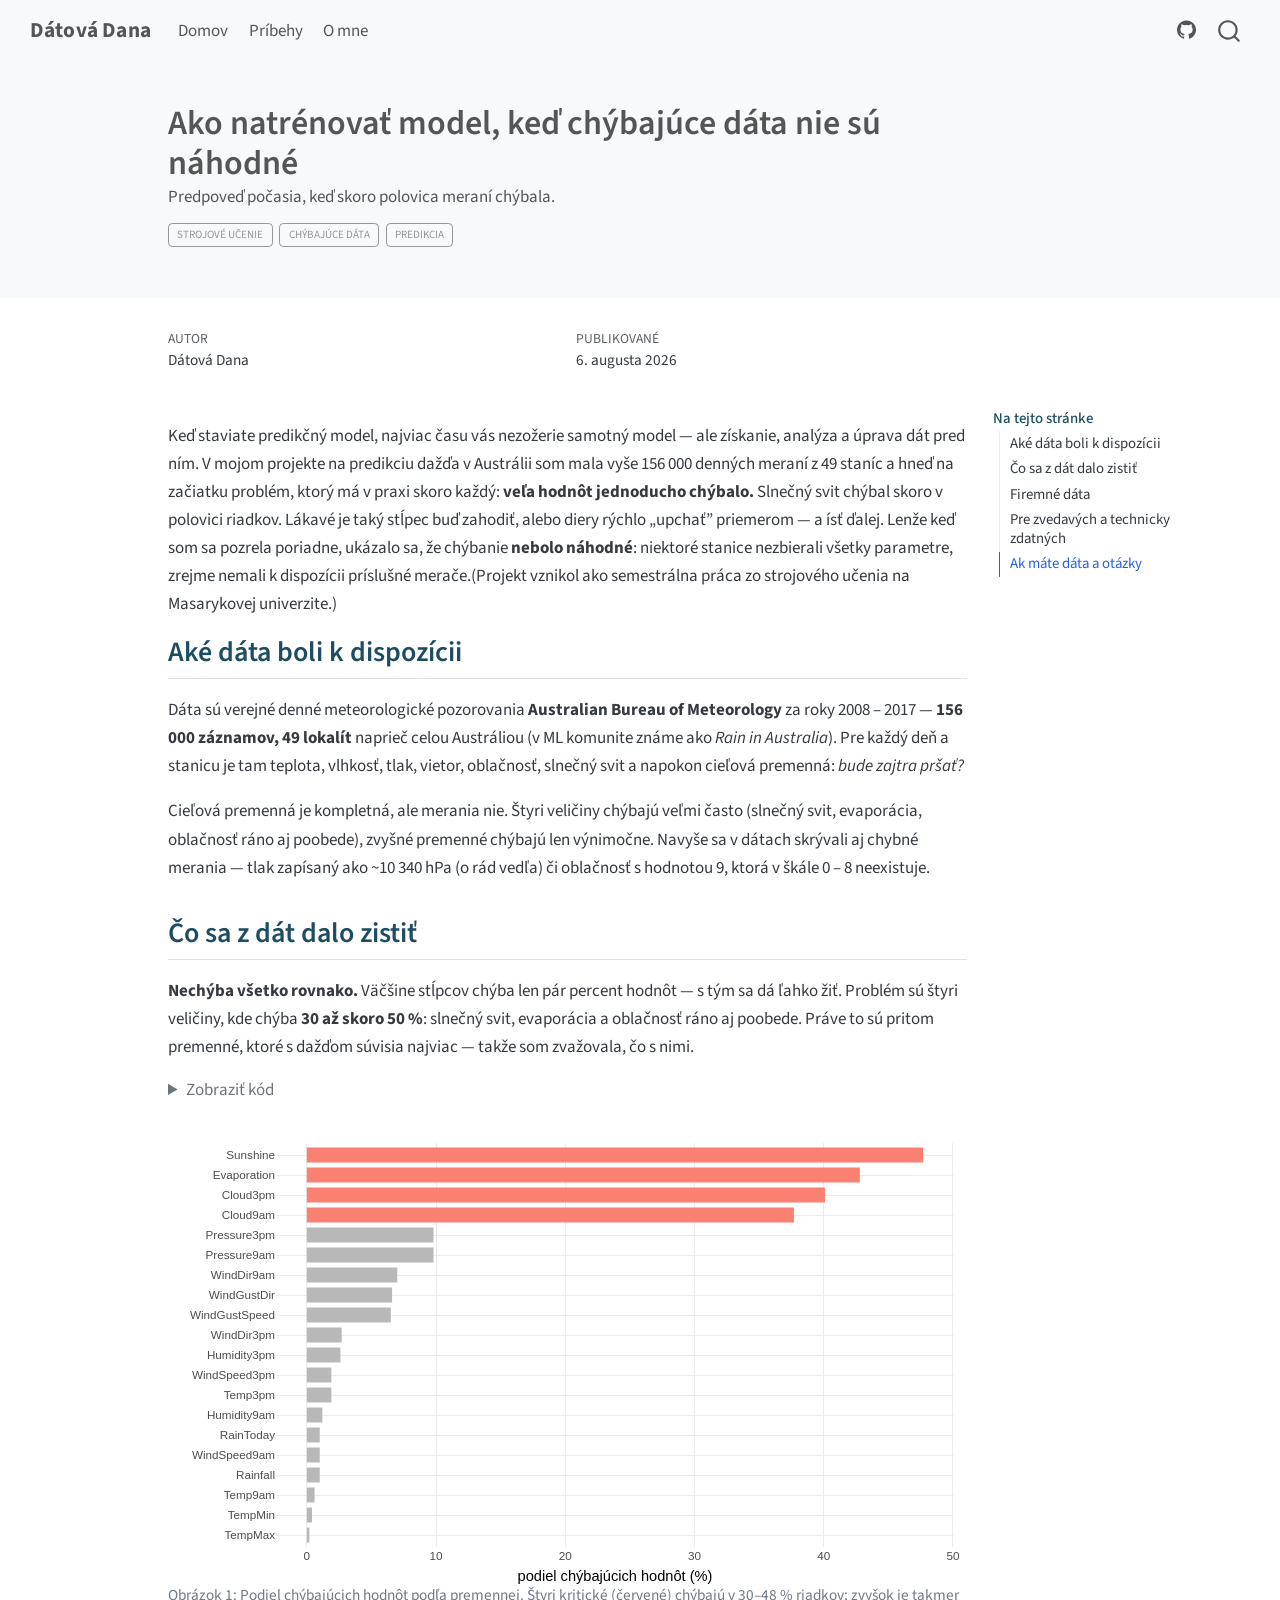
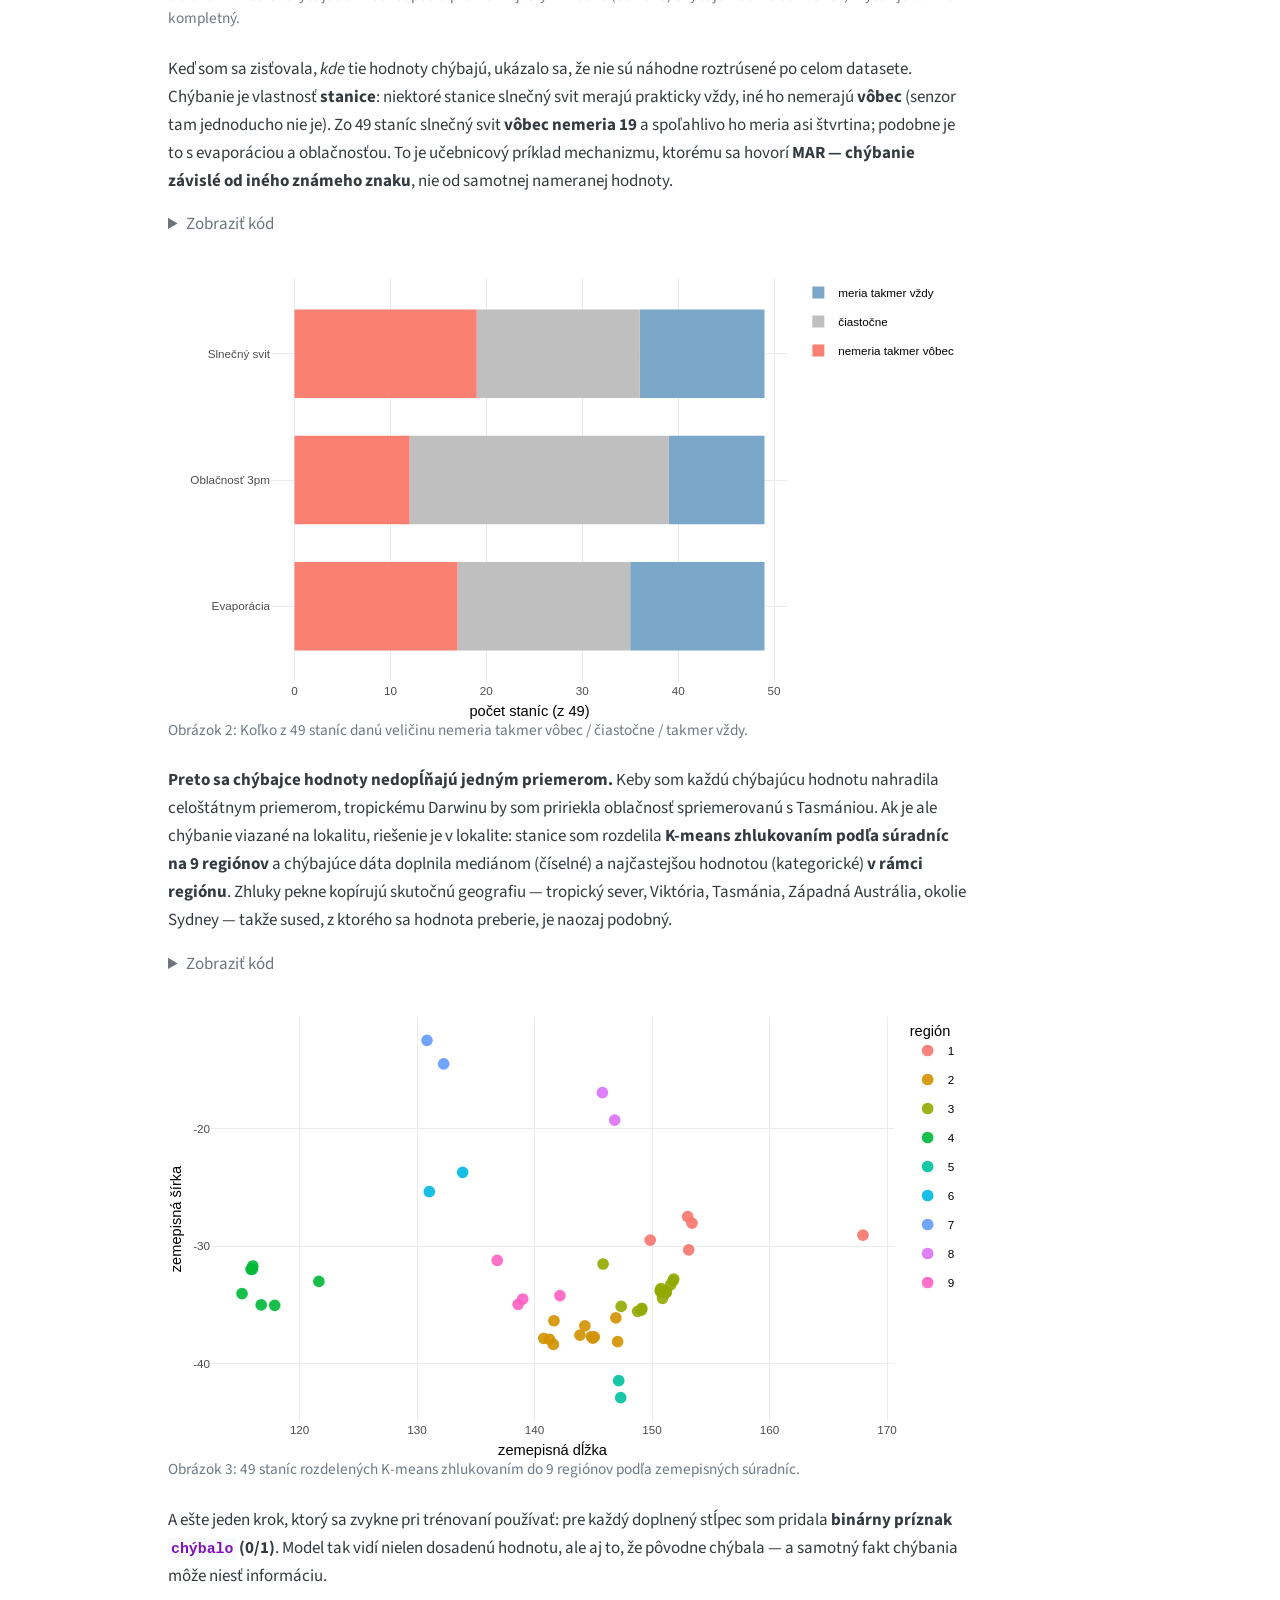
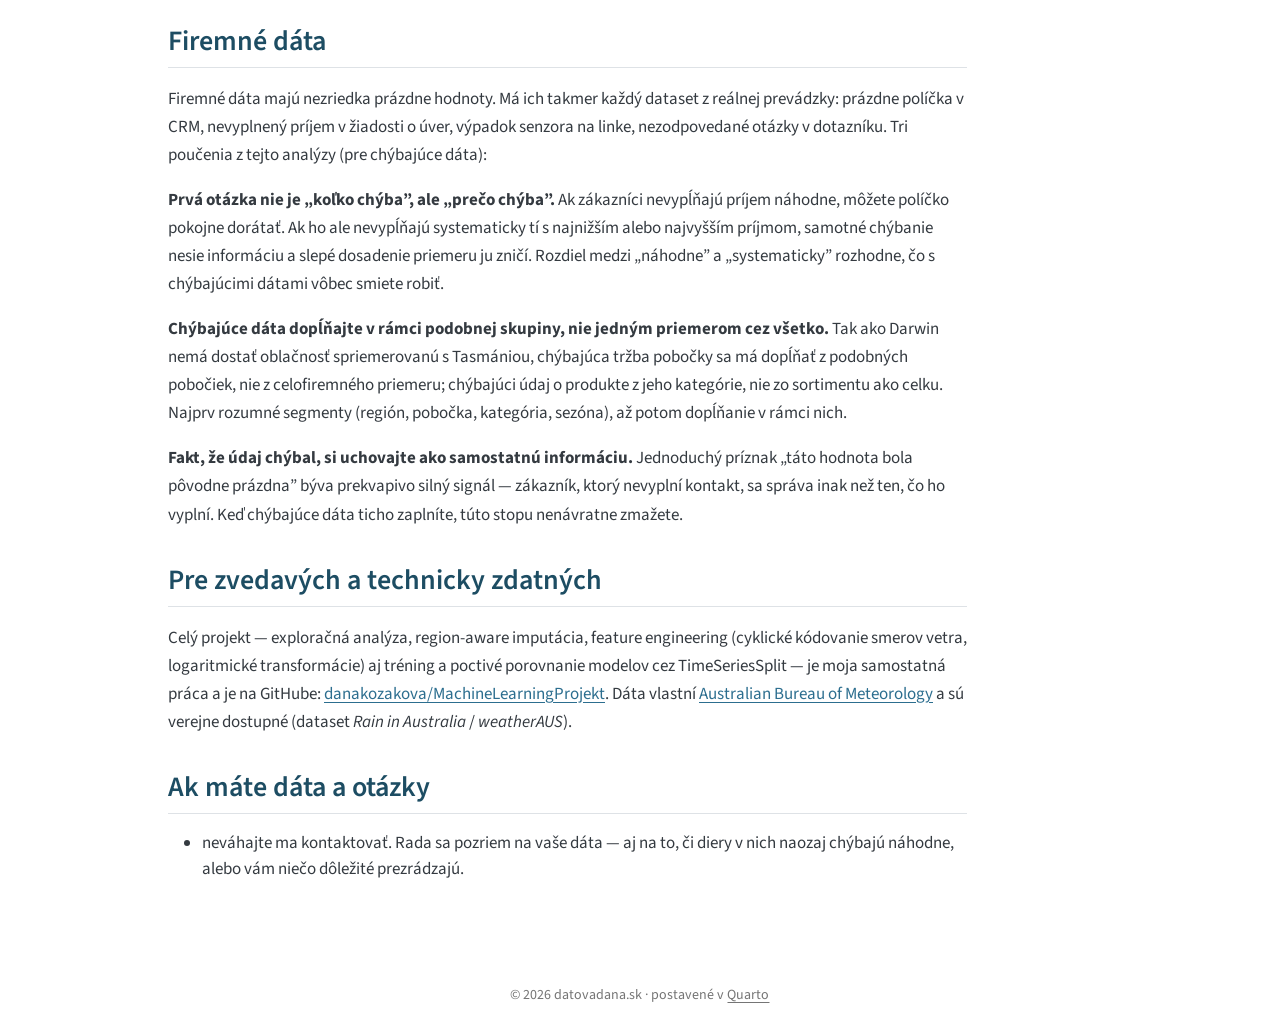
<file: docs/posts/chybajuce-data/index.html>
<!DOCTYPE html>
<html xmlns="http://www.w3.org/1999/xhtml" lang="sk" xml:lang="sk"><head>

<meta charset="utf-8">
<meta name="generator" content="quarto-1.5.57">

<meta name="viewport" content="width=device-width, initial-scale=1.0, user-scalable=yes">

<meta name="author" content="Dátová Dana">
<meta name="description" content="Predpoveď počasia, keď skoro polovica meraní chýbala.">

<title>Ako natrénovať model, keď chýbajúce dáta nie sú náhodné – Dátová Dana</title>
<style>
code{white-space: pre-wrap;}
span.smallcaps{font-variant: small-caps;}
div.columns{display: flex; gap: min(4vw, 1.5em);}
div.column{flex: auto; overflow-x: auto;}
div.hanging-indent{margin-left: 1.5em; text-indent: -1.5em;}
ul.task-list{list-style: none;}
ul.task-list li input[type="checkbox"] {
  width: 0.8em;
  margin: 0 0.8em 0.2em -1em; /* quarto-specific, see https://github.com/quarto-dev/quarto-cli/issues/4556 */ 
  vertical-align: middle;
}
/* CSS for syntax highlighting */
pre > code.sourceCode { white-space: pre; position: relative; }
pre > code.sourceCode > span { line-height: 1.25; }
pre > code.sourceCode > span:empty { height: 1.2em; }
.sourceCode { overflow: visible; }
code.sourceCode > span { color: inherit; text-decoration: inherit; }
div.sourceCode { margin: 1em 0; }
pre.sourceCode { margin: 0; }
@media screen {
div.sourceCode { overflow: auto; }
}
@media print {
pre > code.sourceCode { white-space: pre-wrap; }
pre > code.sourceCode > span { display: inline-block; text-indent: -5em; padding-left: 5em; }
}
pre.numberSource code
  { counter-reset: source-line 0; }
pre.numberSource code > span
  { position: relative; left: -4em; counter-increment: source-line; }
pre.numberSource code > span > a:first-child::before
  { content: counter(source-line);
    position: relative; left: -1em; text-align: right; vertical-align: baseline;
    border: none; display: inline-block;
    -webkit-touch-callout: none; -webkit-user-select: none;
    -khtml-user-select: none; -moz-user-select: none;
    -ms-user-select: none; user-select: none;
    padding: 0 4px; width: 4em;
  }
pre.numberSource { margin-left: 3em;  padding-left: 4px; }
div.sourceCode
  {   }
@media screen {
pre > code.sourceCode > span > a:first-child::before { text-decoration: underline; }
}
</style>


<script src="../../site_libs/quarto-nav/quarto-nav.js"></script>
<script src="../../site_libs/quarto-nav/headroom.min.js"></script>
<script src="../../site_libs/clipboard/clipboard.min.js"></script>
<script src="../../site_libs/quarto-search/autocomplete.umd.js"></script>
<script src="../../site_libs/quarto-search/fuse.min.js"></script>
<script src="../../site_libs/quarto-search/quarto-search.js"></script>
<meta name="quarto:offset" content="../../">
<link href="../../favicon.ico" rel="icon">
<script src="../../site_libs/quarto-html/quarto.js"></script>
<script src="../../site_libs/quarto-html/popper.min.js"></script>
<script src="../../site_libs/quarto-html/tippy.umd.min.js"></script>
<script src="../../site_libs/quarto-html/anchor.min.js"></script>
<link href="../../site_libs/quarto-html/tippy.css" rel="stylesheet">
<link href="../../site_libs/quarto-html/quarto-syntax-highlighting.css" rel="stylesheet" id="quarto-text-highlighting-styles">
<script src="../../site_libs/bootstrap/bootstrap.min.js"></script>
<link href="../../site_libs/bootstrap/bootstrap-icons.css" rel="stylesheet">
<link href="../../site_libs/bootstrap/bootstrap.min.css" rel="stylesheet" id="quarto-bootstrap" data-mode="light">
<script id="quarto-search-options" type="application/json">{
  "location": "navbar",
  "copy-button": false,
  "collapse-after": 3,
  "panel-placement": "end",
  "type": "overlay",
  "limit": 50,
  "keyboard-shortcut": [
    "f",
    "/",
    "s"
  ],
  "show-item-context": false,
  "language": {
    "search-no-results-text": "Žiadne výsledky",
    "search-matching-documents-text": "zhodné dokumenty",
    "search-copy-link-title": "Skopírovať odkaz pre vyhľadávanie",
    "search-hide-matches-text": "Skryť ďalšie výsledky",
    "search-more-match-text": "ďalší výsledok v tomto dokumente",
    "search-more-matches-text": "ďalších výsledkov v tomto dokumente",
    "search-clear-button-title": "Vymazať",
    "search-text-placeholder": "",
    "search-detached-cancel-button-title": "Zrušiť",
    "search-submit-button-title": "Odoslať",
    "search-label": "Hľadať"
  }
}</script>
<link href="../../site_libs/htmltools-fill-0.5.8.1/fill.css" rel="stylesheet">

<script src="../../site_libs/htmlwidgets-1.6.4/htmlwidgets.js"></script>

<script src="../../site_libs/plotly-binding-4.12.1/plotly.js"></script>

<script src="../../site_libs/typedarray-0.1/typedarray.min.js"></script>

<script src="../../site_libs/jquery-3.5.1/jquery.min.js"></script>

<link href="../../site_libs/crosstalk-1.2.2/css/crosstalk.min.css" rel="stylesheet">

<script src="../../site_libs/crosstalk-1.2.2/js/crosstalk.min.js"></script>

<link href="../../site_libs/plotly-htmlwidgets-css-2.25.2/plotly-htmlwidgets.css" rel="stylesheet">

<script src="../../site_libs/plotly-main-2.25.2/plotly-latest.min.js"></script>



<meta property="og:title" content="Ako natrénovať model, keď chýbajúce dáta nie sú náhodné – Dátová Dana">
<meta property="og:description" content="Predpoveď počasia, keď skoro polovica meraní chýbala.">
<meta property="og:image" content="https://datovadana.sk/posts/chybajuce-data/images/nahlad.png">
<meta property="og:site_name" content="Dátová Dana">
<meta property="og:image:height" content="622">
<meta property="og:image:width" content="1188">
<meta name="twitter:title" content="Ako natrénovať model, keď chýbajúce dáta nie sú náhodné – Dátová Dana">
<meta name="twitter:description" content="Predpoveď počasia, keď skoro polovica meraní chýbala.">
<meta name="twitter:image" content="https://datovadana.sk/posts/chybajuce-data/images/nahlad.png">
<meta name="twitter:image-height" content="622">
<meta name="twitter:image-width" content="1188">
<meta name="twitter:card" content="summary_large_image">
</head>

<body class="nav-fixed">

<div id="quarto-search-results"></div>
  <header id="quarto-header" class="headroom fixed-top quarto-banner">
    <nav class="navbar navbar-expand-lg " data-bs-theme="dark">
      <div class="navbar-container container-fluid">
      <div class="navbar-brand-container mx-auto">
    <a class="navbar-brand" href="../../index.html">
    <span class="navbar-title">Dátová Dana</span>
    </a>
  </div>
            <div id="quarto-search" class="" title="Hľadať"></div>
          <button class="navbar-toggler" type="button" data-bs-toggle="collapse" data-bs-target="#navbarCollapse" aria-controls="navbarCollapse" role="menu" aria-expanded="false" aria-label="Prepnúť navigáciu" onclick="if (window.quartoToggleHeadroom) { window.quartoToggleHeadroom(); }">
  <span class="navbar-toggler-icon"></span>
</button>
          <div class="collapse navbar-collapse" id="navbarCollapse">
            <ul class="navbar-nav navbar-nav-scroll me-auto">
  <li class="nav-item">
    <a class="nav-link" href="../../index.html"> 
<span class="menu-text">Domov</span></a>
  </li>  
  <li class="nav-item">
    <a class="nav-link" href="../../pribehy.html"> 
<span class="menu-text">Príbehy</span></a>
  </li>  
  <li class="nav-item">
    <a class="nav-link" href="../../about.html"> 
<span class="menu-text">O mne</span></a>
  </li>  
</ul>
            <ul class="navbar-nav navbar-nav-scroll ms-auto">
  <li class="nav-item compact">
    <a class="nav-link" href="https://github.com/danakozakova"> <i class="bi bi-github" role="img" aria-label="GitHub">
</i> 
<span class="menu-text"></span></a>
  </li>  
</ul>
          </div> <!-- /navcollapse -->
            <div class="quarto-navbar-tools">
</div>
      </div> <!-- /container-fluid -->
    </nav>
</header>
<!-- content -->
<header id="title-block-header" class="quarto-title-block default page-columns page-full">
  <div class="quarto-title-banner page-columns page-full">
    <div class="quarto-title column-body">
      <h1 class="title">Ako natrénovať model, keď chýbajúce dáta nie sú náhodné</h1>
                  <div>
        <div class="description">
          Predpoveď počasia, keď skoro polovica meraní chýbala.
        </div>
      </div>
                          <div class="quarto-categories">
                <div class="quarto-category">strojové učenie</div>
                <div class="quarto-category">chýbajúce dáta</div>
                <div class="quarto-category">predikcia</div>
              </div>
                  </div>
  </div>
    
  
  <div class="quarto-title-meta">

      <div>
      <div class="quarto-title-meta-heading">Autor</div>
      <div class="quarto-title-meta-contents">
               <p>Dátová Dana </p>
            </div>
    </div>
      
      <div>
      <div class="quarto-title-meta-heading">Publikované</div>
      <div class="quarto-title-meta-contents">
        <p class="date">6. augusta 2026</p>
      </div>
    </div>
    
      
    </div>
    
  
  </header><div id="quarto-content" class="quarto-container page-columns page-rows-contents page-layout-article page-navbar">
<!-- sidebar -->
<!-- margin-sidebar -->
    <div id="quarto-margin-sidebar" class="sidebar margin-sidebar">
        <nav id="TOC" role="doc-toc" class="toc-active">
    <h2 id="toc-title">Na tejto stránke</h2>
   
  <ul>
  <li><a href="#aké-dáta-boli-k-dispozícii" id="toc-aké-dáta-boli-k-dispozícii" class="nav-link active" data-scroll-target="#aké-dáta-boli-k-dispozícii">Aké dáta boli k dispozícii</a></li>
  <li><a href="#čo-sa-z-dát-dalo-zistiť" id="toc-čo-sa-z-dát-dalo-zistiť" class="nav-link" data-scroll-target="#čo-sa-z-dát-dalo-zistiť">Čo sa z dát dalo zistiť</a></li>
  <li><a href="#firemné-dáta" id="toc-firemné-dáta" class="nav-link" data-scroll-target="#firemné-dáta">Firemné dáta</a></li>
  <li><a href="#pre-zvedavých-a-technicky-zdatných" id="toc-pre-zvedavých-a-technicky-zdatných" class="nav-link" data-scroll-target="#pre-zvedavých-a-technicky-zdatných">Pre zvedavých a technicky zdatných</a></li>
  <li><a href="#ak-máte-dáta-a-otázky" id="toc-ak-máte-dáta-a-otázky" class="nav-link" data-scroll-target="#ak-máte-dáta-a-otázky">Ak máte dáta a otázky</a></li>
  </ul>
</nav>
    </div>
<!-- main -->
<main class="content quarto-banner-title-block" id="quarto-document-content">





<p>Keď staviate predikčný model, najviac času vás nezožerie samotný model — ale získanie, analýza a úprava dát pred ním. V mojom projekte na predikciu dažďa v Austrálii som mala vyše 156 000 denných meraní z 49 staníc a hneď na začiatku problém, ktorý má v praxi skoro každý: <strong>veľa hodnôt jednoducho chýbalo.</strong> Slnečný svit chýbal skoro v polovici riadkov. Lákavé je taký stĺpec buď zahodiť, alebo diery rýchlo „upchať” priemerom — a ísť ďalej. Lenže keď som sa pozrela poriadne, ukázalo sa, že chýbanie <strong>nebolo náhodné</strong>: niektoré stanice nezbierali všetky parametre, zrejme nemali k dispozícii príslušné merače.(Projekt vznikol ako semestrálna práca zo strojového učenia na Masarykovej univerzite.)</p>
<section id="aké-dáta-boli-k-dispozícii" class="level2">
<h2 class="anchored" data-anchor-id="aké-dáta-boli-k-dispozícii">Aké dáta boli k dispozícii</h2>
<p>Dáta sú verejné denné meteorologické pozorovania <strong>Australian Bureau of Meteorology</strong> za roky 2008 – 2017 — <strong>156 000 záznamov, 49 lokalít</strong> naprieč celou Austráliou (v ML komunite známe ako <em>Rain in Australia</em>). Pre každý deň a stanicu je tam teplota, vlhkosť, tlak, vietor, oblačnosť, slnečný svit a napokon cieľová premenná: <em>bude zajtra pršať?</em></p>
<p>Cieľová premenná je kompletná, ale merania nie. Štyri veličiny chýbajú veľmi často (slnečný svit, evaporácia, oblačnosť ráno aj poobede), zvyšné premenné chýbajú len výnimočne. Navyše sa v dátach skrývali aj chybné merania — tlak zapísaný ako ~10 340 hPa (o rád vedľa) či oblačnosť s hodnotou 9, ktorá v škále 0 – 8 neexistuje.</p>
</section>
<section id="čo-sa-z-dát-dalo-zistiť" class="level2">
<h2 class="anchored" data-anchor-id="čo-sa-z-dát-dalo-zistiť">Čo sa z dát dalo zistiť</h2>
<p><strong>Nechýba všetko rovnako.</strong> Väčšine stĺpcov chýba len pár percent hodnôt — s tým sa dá ľahko žiť. Problém sú štyri veličiny, kde chýba <strong>30 až skoro 50 %</strong>: slnečný svit, evaporácia a oblačnosť ráno aj poobede. Práve to sú pritom premenné, ktoré s dažďom súvisia najviac — takže som zvažovala, čo s nimi.</p>
<div class="cell">
<details class="code-fold">
<summary>Zobraziť kód</summary>
<div class="sourceCode cell-code" id="cb1"><pre class="sourceCode r code-with-copy"><code class="sourceCode r"><span id="cb1-1"><a href="#cb1-1" aria-hidden="true" tabindex="-1"></a>m <span class="ot">&lt;-</span> miss <span class="sc">|&gt;</span></span>
<span id="cb1-2"><a href="#cb1-2" aria-hidden="true" tabindex="-1"></a>  <span class="fu">filter</span>(chyba_pct <span class="sc">&gt;</span> <span class="dv">0</span>) <span class="sc">|&gt;</span></span>
<span id="cb1-3"><a href="#cb1-3" aria-hidden="true" tabindex="-1"></a>  <span class="fu">mutate</span>(<span class="at">kriticka =</span> chyba_pct <span class="sc">&gt;=</span> <span class="dv">30</span>,</span>
<span id="cb1-4"><a href="#cb1-4" aria-hidden="true" tabindex="-1"></a>         <span class="at">premenna =</span> <span class="fu">factor</span>(premenna, <span class="at">levels =</span> <span class="fu">rev</span>(premenna)))</span>
<span id="cb1-5"><a href="#cb1-5" aria-hidden="true" tabindex="-1"></a></span>
<span id="cb1-6"><a href="#cb1-6" aria-hidden="true" tabindex="-1"></a>g1 <span class="ot">&lt;-</span> <span class="fu">ggplot</span>(m, <span class="fu">aes</span>(chyba_pct, premenna, <span class="at">fill =</span> kriticka,</span>
<span id="cb1-7"><a href="#cb1-7" aria-hidden="true" tabindex="-1"></a>                    <span class="at">text =</span> <span class="fu">paste0</span>(premenna, <span class="st">": "</span>, <span class="fu">sk</span>(chyba_pct, <span class="dv">1</span>), <span class="st">" %"</span>))) <span class="sc">+</span></span>
<span id="cb1-8"><a href="#cb1-8" aria-hidden="true" tabindex="-1"></a>  <span class="fu">geom_col</span>(<span class="at">width =</span> <span class="fl">0.75</span>) <span class="sc">+</span></span>
<span id="cb1-9"><a href="#cb1-9" aria-hidden="true" tabindex="-1"></a>  <span class="fu">scale_fill_manual</span>(<span class="at">values =</span> <span class="fu">c</span>(<span class="st">`</span><span class="at">FALSE</span><span class="st">`</span> <span class="ot">=</span> <span class="st">"grey72"</span>, <span class="st">`</span><span class="at">TRUE</span><span class="st">`</span> <span class="ot">=</span> <span class="st">"salmon"</span>), <span class="at">guide =</span> <span class="st">"none"</span>) <span class="sc">+</span></span>
<span id="cb1-10"><a href="#cb1-10" aria-hidden="true" tabindex="-1"></a>  <span class="fu">labs</span>(<span class="at">x =</span> <span class="st">"podiel chýbajúcich hodnôt (%)"</span>, <span class="at">y =</span> <span class="cn">NULL</span>) <span class="sc">+</span></span>
<span id="cb1-11"><a href="#cb1-11" aria-hidden="true" tabindex="-1"></a>  <span class="fu">theme_minimal</span>()</span>
<span id="cb1-12"><a href="#cb1-12" aria-hidden="true" tabindex="-1"></a><span class="fu">ggplotly</span>(g1, <span class="at">tooltip =</span> <span class="st">"text"</span>) <span class="sc">|&gt;</span> <span class="fu">layout</span>(<span class="at">font =</span> <span class="fu">list</span>(<span class="at">family =</span> <span class="st">"sans-serif"</span>))</span></code><button title="Kopírovať do schránky" class="code-copy-button"><i class="bi"></i></button></pre></div>
</details>
<div id="fig-missing" class="cell-output-display quarto-float quarto-figure quarto-figure-center anchored">
<figure class="quarto-float quarto-float-fig figure">
<div aria-describedby="fig-missing-caption-0ceaefa1-69ba-4598-a22c-09a6ac19f8ca">
<div class="plotly html-widget html-fill-item" id="htmlwidget-9865c08def308a9b1136" style="width:100%;height:464px;"></div>
<script type="application/json" data-for="htmlwidget-9865c08def308a9b1136">{"x":{"data":[{"orientation":"v","width":[9.8000000000000007,9.8000000000000007,7,6.5999999999999996,6.5,2.7000000000000002,2.6000000000000001,1.8999999999999999,1.8999999999999999,1.2,1,1,1,0.59999999999999998,0.40000000000000002,0.20000000000000001],"base":[15.625,14.625,13.625,12.625,11.625,10.625,9.625,8.625,7.625,6.625,5.625,4.625,3.625,2.625,1.625,0.625],"x":[4.9000000000000004,4.9000000000000004,3.5,3.2999999999999998,3.25,1.3500000000000001,1.3,0.94999999999999996,0.94999999999999996,0.59999999999999998,0.5,0.5,0.5,0.29999999999999999,0.20000000000000001,0.10000000000000001],"y":[0.75,0.75,0.75,0.75,0.75,0.75,0.75,0.75,0.75,0.75,0.75,0.75,0.75,0.75,0.75,0.75],"text":["Pressure3pm: 9,8 %","Pressure9am: 9,8 %","WindDir9am: 7,0 %","WindGustDir: 6,6 %","WindGustSpeed: 6,5 %","WindDir3pm: 2,7 %","Humidity3pm: 2,6 %","WindSpeed3pm: 1,9 %","Temp3pm: 1,9 %","Humidity9am: 1,2 %","RainToday: 1,0 %","WindSpeed9am: 1,0 %","Rainfall: 1,0 %","Temp9am: 0,6 %","TempMin: 0,4 %","TempMax: 0,2 %"],"type":"bar","textposition":"none","marker":{"autocolorscale":false,"color":"rgba(184,184,184,1)","line":{"width":1.8897637795275593,"color":"transparent"}},"showlegend":false,"xaxis":"x","yaxis":"y","hoverinfo":"text","frame":null},{"orientation":"v","width":[47.700000000000003,42.799999999999997,40.100000000000001,37.700000000000003],"base":[19.625,18.625,17.625,16.625],"x":[23.850000000000001,21.399999999999999,20.050000000000001,18.850000000000001],"y":[0.75,0.75,0.75,0.75],"text":["Sunshine: 47,7 %","Evaporation: 42,8 %","Cloud3pm: 40,1 %","Cloud9am: 37,7 %"],"type":"bar","textposition":"none","marker":{"autocolorscale":false,"color":"rgba(250,128,114,1)","line":{"width":1.8897637795275593,"color":"transparent"}},"showlegend":false,"xaxis":"x","yaxis":"y","hoverinfo":"text","frame":null}],"layout":{"margin":{"t":23.305936073059364,"r":7.3059360730593621,"b":37.260273972602747,"l":86.940639269406418},"paper_bgcolor":"rgba(255,255,255,1)","font":{"color":"rgba(0,0,0,1)","family":"sans-serif","size":14.611872146118724},"xaxis":{"domain":[0,1],"automargin":true,"type":"linear","autorange":false,"range":[-2.3850000000000002,50.085000000000001],"tickmode":"array","ticktext":["0","10","20","30","40","50"],"tickvals":[0,10,20,29.999999999999996,40,50],"categoryorder":"array","categoryarray":["0","10","20","30","40","50"],"nticks":null,"ticks":"","tickcolor":null,"ticklen":3.6529680365296811,"tickwidth":0,"showticklabels":true,"tickfont":{"color":"rgba(77,77,77,1)","family":"","size":11.68949771689498},"tickangle":-0,"showline":false,"linecolor":null,"linewidth":0,"showgrid":true,"gridcolor":"rgba(235,235,235,1)","gridwidth":0.66417600664176002,"zeroline":false,"anchor":"y","title":{"text":"podiel chýbajúcich hodnôt (%)","font":{"color":"rgba(0,0,0,1)","family":"","size":14.611872146118724}},"hoverformat":".2f"},"yaxis":{"domain":[0,1],"automargin":true,"type":"linear","autorange":false,"range":[0.40000000000000002,20.600000000000001],"tickmode":"array","ticktext":["TempMax","TempMin","Temp9am","Rainfall","WindSpeed9am","RainToday","Humidity9am","Temp3pm","WindSpeed3pm","Humidity3pm","WindDir3pm","WindGustSpeed","WindGustDir","WindDir9am","Pressure9am","Pressure3pm","Cloud9am","Cloud3pm","Evaporation","Sunshine"],"tickvals":[1,2,3,4.0000000000000009,5,6.0000000000000009,7,8,9,10,11,12.000000000000002,13,14.000000000000002,15,16,17,18,19,20],"categoryorder":"array","categoryarray":["TempMax","TempMin","Temp9am","Rainfall","WindSpeed9am","RainToday","Humidity9am","Temp3pm","WindSpeed3pm","Humidity3pm","WindDir3pm","WindGustSpeed","WindGustDir","WindDir9am","Pressure9am","Pressure3pm","Cloud9am","Cloud3pm","Evaporation","Sunshine"],"nticks":null,"ticks":"","tickcolor":null,"ticklen":3.6529680365296811,"tickwidth":0,"showticklabels":true,"tickfont":{"color":"rgba(77,77,77,1)","family":"","size":11.68949771689498},"tickangle":-0,"showline":false,"linecolor":null,"linewidth":0,"showgrid":true,"gridcolor":"rgba(235,235,235,1)","gridwidth":0.66417600664176002,"zeroline":false,"anchor":"x","title":{"text":"","font":{"color":"rgba(0,0,0,1)","family":"","size":14.611872146118724}},"hoverformat":".2f"},"shapes":[],"showlegend":false,"legend":{"bgcolor":null,"bordercolor":null,"borderwidth":0,"font":{"color":"rgba(0,0,0,1)","family":"","size":11.68949771689498},"title":{"text":"","font":{"color":"rgba(0,0,0,1)","family":"","size":14.611872146118724}}},"hovermode":"closest","barmode":"relative"},"config":{"doubleClick":"reset","modeBarButtonsToAdd":["hoverclosest","hovercompare"],"showSendToCloud":false},"source":"A","attrs":{"698853dd26e4":{"x":{},"y":{},"fill":{},"text":{},"type":"bar"}},"cur_data":"698853dd26e4","visdat":{"698853dd26e4":["function (y) ","x"]},"highlight":{"on":"plotly_click","persistent":false,"dynamic":false,"selectize":false,"opacityDim":0.20000000000000001,"selected":{"opacity":1},"debounce":0},"shinyEvents":["plotly_hover","plotly_click","plotly_selected","plotly_relayout","plotly_brushed","plotly_brushing","plotly_clickannotation","plotly_doubleclick","plotly_deselect","plotly_afterplot","plotly_sunburstclick"],"base_url":"https://plot.ly"},"evals":[],"jsHooks":[]}</script>
</div>
<figcaption class="quarto-float-caption-bottom quarto-float-caption quarto-float-fig" id="fig-missing-caption-0ceaefa1-69ba-4598-a22c-09a6ac19f8ca">
Obrázok&nbsp;1: Podiel chýbajúcich hodnôt podľa premennej. Štyri kritické (červené) chýbajú v 30–48 % riadkov; zvyšok je takmer kompletný.
</figcaption>
</figure>
</div>
</div>
<p>Keď som sa zisťovala, <em>kde</em> tie hodnoty chýbajú, ukázalo sa, že nie sú náhodne roztrúsené po celom datasete. Chýbanie je vlastnosť <strong>stanice</strong>: niektoré stanice slnečný svit merajú prakticky vždy, iné ho nemerajú <strong>vôbec</strong> (senzor tam jednoducho nie je). Zo 49 staníc slnečný svit <strong>vôbec nemeria 19</strong> a spoľahlivo ho meria asi štvrtina; podobne je to s evaporáciou a oblačnosťou. To je učebnicový príklad mechanizmu, ktorému sa hovorí <strong>MAR — chýbanie závislé od iného známeho znaku</strong>, nie od samotnej nameranej hodnoty.</p>
<div class="cell">
<details class="code-fold">
<summary>Zobraziť kód</summary>
<div class="sourceCode cell-code" id="cb2"><pre class="sourceCode r code-with-copy"><code class="sourceCode r"><span id="cb2-1"><a href="#cb2-1" aria-hidden="true" tabindex="-1"></a>buckets <span class="ot">&lt;-</span> st <span class="sc">|&gt;</span></span>
<span id="cb2-2"><a href="#cb2-2" aria-hidden="true" tabindex="-1"></a>  <span class="fu">transmute</span>(Location,</span>
<span id="cb2-3"><a href="#cb2-3" aria-hidden="true" tabindex="-1"></a>            <span class="st">`</span><span class="at">Slnečný svit</span><span class="st">`</span>  <span class="ot">=</span> sunshine_miss,</span>
<span id="cb2-4"><a href="#cb2-4" aria-hidden="true" tabindex="-1"></a>            <span class="st">`</span><span class="at">Evaporácia</span><span class="st">`</span>    <span class="ot">=</span> evap_miss,</span>
<span id="cb2-5"><a href="#cb2-5" aria-hidden="true" tabindex="-1"></a>            <span class="st">`</span><span class="at">Oblačnosť 3pm</span><span class="st">`</span> <span class="ot">=</span> cloud_miss) <span class="sc">|&gt;</span></span>
<span id="cb2-6"><a href="#cb2-6" aria-hidden="true" tabindex="-1"></a>  <span class="fu">pivot_longer</span>(<span class="sc">-</span>Location, <span class="at">names_to =</span> <span class="st">"premenna"</span>, <span class="at">values_to =</span> <span class="st">"miss"</span>) <span class="sc">|&gt;</span></span>
<span id="cb2-7"><a href="#cb2-7" aria-hidden="true" tabindex="-1"></a>  <span class="fu">mutate</span>(<span class="at">kat =</span> <span class="fu">case_when</span>(miss <span class="sc">&gt;=</span> <span class="dv">95</span> <span class="sc">~</span> <span class="st">"nemeria takmer vôbec"</span>,</span>
<span id="cb2-8"><a href="#cb2-8" aria-hidden="true" tabindex="-1"></a>                         miss <span class="sc">&lt;=</span> <span class="dv">5</span>  <span class="sc">~</span> <span class="st">"meria takmer vždy"</span>,</span>
<span id="cb2-9"><a href="#cb2-9" aria-hidden="true" tabindex="-1"></a>                         <span class="cn">TRUE</span>       <span class="sc">~</span> <span class="st">"čiastočne"</span>),</span>
<span id="cb2-10"><a href="#cb2-10" aria-hidden="true" tabindex="-1"></a>         <span class="at">kat =</span> <span class="fu">factor</span>(kat, <span class="at">levels =</span> <span class="fu">c</span>(<span class="st">"meria takmer vždy"</span>, <span class="st">"čiastočne"</span>, <span class="st">"nemeria takmer vôbec"</span>))) <span class="sc">|&gt;</span></span>
<span id="cb2-11"><a href="#cb2-11" aria-hidden="true" tabindex="-1"></a>  <span class="fu">count</span>(premenna, kat)</span>
<span id="cb2-12"><a href="#cb2-12" aria-hidden="true" tabindex="-1"></a></span>
<span id="cb2-13"><a href="#cb2-13" aria-hidden="true" tabindex="-1"></a>g2 <span class="ot">&lt;-</span> <span class="fu">ggplot</span>(buckets, <span class="fu">aes</span>(n, premenna, <span class="at">fill =</span> kat,</span>
<span id="cb2-14"><a href="#cb2-14" aria-hidden="true" tabindex="-1"></a>                          <span class="at">text =</span> <span class="fu">paste0</span>(kat, <span class="st">": "</span>, n, <span class="st">" staníc"</span>))) <span class="sc">+</span></span>
<span id="cb2-15"><a href="#cb2-15" aria-hidden="true" tabindex="-1"></a>  <span class="fu">geom_col</span>(<span class="at">width =</span> <span class="fl">0.7</span>) <span class="sc">+</span></span>
<span id="cb2-16"><a href="#cb2-16" aria-hidden="true" tabindex="-1"></a>  <span class="fu">scale_fill_manual</span>(<span class="at">values =</span> <span class="fu">c</span>(<span class="st">"meria takmer vždy"</span>    <span class="ot">=</span> <span class="st">"#7ba7c9"</span>,</span>
<span id="cb2-17"><a href="#cb2-17" aria-hidden="true" tabindex="-1"></a>                               <span class="st">"čiastočne"</span>            <span class="ot">=</span> <span class="st">"grey75"</span>,</span>
<span id="cb2-18"><a href="#cb2-18" aria-hidden="true" tabindex="-1"></a>                               <span class="st">"nemeria takmer vôbec"</span> <span class="ot">=</span> <span class="st">"salmon"</span>),</span>
<span id="cb2-19"><a href="#cb2-19" aria-hidden="true" tabindex="-1"></a>                    <span class="at">name =</span> <span class="cn">NULL</span>) <span class="sc">+</span></span>
<span id="cb2-20"><a href="#cb2-20" aria-hidden="true" tabindex="-1"></a>  <span class="fu">labs</span>(<span class="at">x =</span> <span class="st">"počet staníc (z 49)"</span>, <span class="at">y =</span> <span class="cn">NULL</span>) <span class="sc">+</span></span>
<span id="cb2-21"><a href="#cb2-21" aria-hidden="true" tabindex="-1"></a>  <span class="fu">theme_minimal</span>()</span>
<span id="cb2-22"><a href="#cb2-22" aria-hidden="true" tabindex="-1"></a><span class="fu">ggplotly</span>(g2, <span class="at">tooltip =</span> <span class="st">"text"</span>) <span class="sc">|&gt;</span> <span class="fu">layout</span>(<span class="at">font =</span> <span class="fu">list</span>(<span class="at">family =</span> <span class="st">"sans-serif"</span>))</span></code><button title="Kopírovať do schránky" class="code-copy-button"><i class="bi"></i></button></pre></div>
</details>
<div id="fig-stanice" class="cell-output-display quarto-float quarto-figure quarto-figure-center anchored">
<figure class="quarto-float quarto-float-fig figure">
<div aria-describedby="fig-stanice-caption-0ceaefa1-69ba-4598-a22c-09a6ac19f8ca">
<div class="plotly html-widget html-fill-item" id="htmlwidget-e1f9a92393cebc46701a" style="width:100%;height:464px;"></div>
<script type="application/json" data-for="htmlwidget-e1f9a92393cebc46701a">{"x":{"data":[{"orientation":"v","width":[14,10,13],"base":[0.65000000000000002,1.6499999999999999,2.6499999999999999],"x":[42,44,42.5],"y":[0.70000000000000007,0.70000000000000018,0.70000000000000018],"text":["meria takmer vždy: 14 staníc","meria takmer vždy: 10 staníc","meria takmer vždy: 13 staníc"],"type":"bar","textposition":"none","marker":{"autocolorscale":false,"color":"rgba(123,167,201,1)","line":{"width":1.8897637795275593,"color":"transparent"}},"name":"meria takmer vždy","legendgroup":"meria takmer vždy","showlegend":true,"xaxis":"x","yaxis":"y","hoverinfo":"text","frame":null},{"orientation":"v","width":[18,27,17],"base":[0.65000000000000002,1.6499999999999999,2.6499999999999999],"x":[26,25.5,27.5],"y":[0.70000000000000007,0.70000000000000018,0.70000000000000018],"text":["čiastočne: 18 staníc","čiastočne: 27 staníc","čiastočne: 17 staníc"],"type":"bar","textposition":"none","marker":{"autocolorscale":false,"color":"rgba(191,191,191,1)","line":{"width":1.8897637795275593,"color":"transparent"}},"name":"čiastočne","legendgroup":"čiastočne","showlegend":true,"xaxis":"x","yaxis":"y","hoverinfo":"text","frame":null},{"orientation":"v","width":[17,12,19],"base":[0.65000000000000002,1.6499999999999999,2.6499999999999999],"x":[8.5,6,9.5],"y":[0.70000000000000007,0.70000000000000018,0.70000000000000018],"text":["nemeria takmer vôbec: 17 staníc","nemeria takmer vôbec: 12 staníc","nemeria takmer vôbec: 19 staníc"],"type":"bar","textposition":"none","marker":{"autocolorscale":false,"color":"rgba(250,128,114,1)","line":{"width":1.8897637795275593,"color":"transparent"}},"name":"nemeria takmer vôbec","legendgroup":"nemeria takmer vôbec","showlegend":true,"xaxis":"x","yaxis":"y","hoverinfo":"text","frame":null}],"layout":{"margin":{"t":23.305936073059364,"r":7.3059360730593621,"b":37.260273972602747,"l":86.940639269406418},"paper_bgcolor":"rgba(255,255,255,1)","font":{"color":"rgba(0,0,0,1)","family":"sans-serif","size":14.611872146118724},"xaxis":{"domain":[0,1],"automargin":true,"type":"linear","autorange":false,"range":[-2.4500000000000002,51.450000000000003],"tickmode":"array","ticktext":["0","10","20","30","40","50"],"tickvals":[0,10,20,30.000000000000004,40,50],"categoryorder":"array","categoryarray":["0","10","20","30","40","50"],"nticks":null,"ticks":"","tickcolor":null,"ticklen":3.6529680365296811,"tickwidth":0,"showticklabels":true,"tickfont":{"color":"rgba(77,77,77,1)","family":"","size":11.68949771689498},"tickangle":-0,"showline":false,"linecolor":null,"linewidth":0,"showgrid":true,"gridcolor":"rgba(235,235,235,1)","gridwidth":0.66417600664176002,"zeroline":false,"anchor":"y","title":{"text":"počet staníc (z 49)","font":{"color":"rgba(0,0,0,1)","family":"","size":14.611872146118724}},"hoverformat":".2f"},"yaxis":{"domain":[0,1],"automargin":true,"type":"linear","autorange":false,"range":[0.40000000000000002,3.6000000000000001],"tickmode":"array","ticktext":["Evaporácia","Oblačnosť 3pm","Slnečný svit"],"tickvals":[1,2,3],"categoryorder":"array","categoryarray":["Evaporácia","Oblačnosť 3pm","Slnečný svit"],"nticks":null,"ticks":"","tickcolor":null,"ticklen":3.6529680365296811,"tickwidth":0,"showticklabels":true,"tickfont":{"color":"rgba(77,77,77,1)","family":"","size":11.68949771689498},"tickangle":-0,"showline":false,"linecolor":null,"linewidth":0,"showgrid":true,"gridcolor":"rgba(235,235,235,1)","gridwidth":0.66417600664176002,"zeroline":false,"anchor":"x","title":{"text":"","font":{"color":"rgba(0,0,0,1)","family":"","size":14.611872146118724}},"hoverformat":".2f"},"shapes":[],"showlegend":true,"legend":{"bgcolor":null,"bordercolor":null,"borderwidth":0,"font":{"color":"rgba(0,0,0,1)","family":"","size":11.68949771689498},"title":{"text":"","font":{"color":"rgba(0,0,0,1)","family":"","size":14.611872146118724}}},"hovermode":"closest","barmode":"relative"},"config":{"doubleClick":"reset","modeBarButtonsToAdd":["hoverclosest","hovercompare"],"showSendToCloud":false},"source":"A","attrs":{"69881a864837":{"x":{},"y":{},"fill":{},"text":{},"type":"bar"}},"cur_data":"69881a864837","visdat":{"69881a864837":["function (y) ","x"]},"highlight":{"on":"plotly_click","persistent":false,"dynamic":false,"selectize":false,"opacityDim":0.20000000000000001,"selected":{"opacity":1},"debounce":0},"shinyEvents":["plotly_hover","plotly_click","plotly_selected","plotly_relayout","plotly_brushed","plotly_brushing","plotly_clickannotation","plotly_doubleclick","plotly_deselect","plotly_afterplot","plotly_sunburstclick"],"base_url":"https://plot.ly"},"evals":[],"jsHooks":[]}</script>
</div>
<figcaption class="quarto-float-caption-bottom quarto-float-caption quarto-float-fig" id="fig-stanice-caption-0ceaefa1-69ba-4598-a22c-09a6ac19f8ca">
Obrázok&nbsp;2: Koľko z 49 staníc danú veličinu nemeria takmer vôbec / čiastočne / takmer vždy.
</figcaption>
</figure>
</div>
</div>
<p><strong>Preto sa chýbajce hodnoty nedopĺňajú jedným priemerom.</strong> Keby som každú chýbajúcu hodnotu nahradila celoštátnym priemerom, tropickému Darwinu by som pririekla oblačnosť spriemerovanú s Tasmániou. Ak je ale chýbanie viazané na lokalitu, riešenie je v lokalite: stanice som rozdelila <strong>K-means zhlukovaním podľa súradníc na 9 regiónov</strong> a chýbajúce dáta doplnila mediánom (číselné) a najčastejšou hodnotou (kategorické) <strong>v rámci regiónu</strong>. Zhluky pekne kopírujú skutočnú geografiu — tropický sever, Viktória, Tasmánia, Západná Austrália, okolie Sydney — takže sused, z ktorého sa hodnota preberie, je naozaj podobný.</p>
<div class="cell">
<details class="code-fold">
<summary>Zobraziť kód</summary>
<div class="sourceCode cell-code" id="cb3"><pre class="sourceCode r code-with-copy"><code class="sourceCode r"><span id="cb3-1"><a href="#cb3-1" aria-hidden="true" tabindex="-1"></a>co2 <span class="ot">&lt;-</span> co <span class="sc">|&gt;</span> <span class="fu">left_join</span>(st <span class="sc">|&gt;</span> <span class="fu">select</span>(Location, sunshine_miss), <span class="at">by =</span> <span class="st">"Location"</span>)</span>
<span id="cb3-2"><a href="#cb3-2" aria-hidden="true" tabindex="-1"></a></span>
<span id="cb3-3"><a href="#cb3-3" aria-hidden="true" tabindex="-1"></a>g3 <span class="ot">&lt;-</span> <span class="fu">ggplot</span>(co2, <span class="fu">aes</span>(Lon, Lat, <span class="at">colour =</span> region,</span>
<span id="cb3-4"><a href="#cb3-4" aria-hidden="true" tabindex="-1"></a>                      <span class="at">text =</span> <span class="fu">paste0</span>(Location,</span>
<span id="cb3-5"><a href="#cb3-5" aria-hidden="true" tabindex="-1"></a>                                    <span class="st">"</span><span class="sc">\n</span><span class="st">región "</span>, region,</span>
<span id="cb3-6"><a href="#cb3-6" aria-hidden="true" tabindex="-1"></a>                                    <span class="st">"</span><span class="sc">\n</span><span class="st">slnečný svit chýba: "</span>, <span class="fu">sk</span>(sunshine_miss), <span class="st">" %"</span>))) <span class="sc">+</span></span>
<span id="cb3-7"><a href="#cb3-7" aria-hidden="true" tabindex="-1"></a>  <span class="fu">geom_point</span>(<span class="at">size =</span> <span class="fl">2.6</span>, <span class="at">alpha =</span> <span class="fl">0.9</span>) <span class="sc">+</span></span>
<span id="cb3-8"><a href="#cb3-8" aria-hidden="true" tabindex="-1"></a>  <span class="fu">coord_quickmap</span>() <span class="sc">+</span></span>
<span id="cb3-9"><a href="#cb3-9" aria-hidden="true" tabindex="-1"></a>  <span class="fu">labs</span>(<span class="at">x =</span> <span class="st">"zemepisná dĺžka"</span>, <span class="at">y =</span> <span class="st">"zemepisná šírka"</span>, <span class="at">colour =</span> <span class="st">"región"</span>) <span class="sc">+</span></span>
<span id="cb3-10"><a href="#cb3-10" aria-hidden="true" tabindex="-1"></a>  <span class="fu">theme_minimal</span>()</span>
<span id="cb3-11"><a href="#cb3-11" aria-hidden="true" tabindex="-1"></a><span class="fu">ggplotly</span>(g3, <span class="at">tooltip =</span> <span class="st">"text"</span>) <span class="sc">|&gt;</span> <span class="fu">layout</span>(<span class="at">font =</span> <span class="fu">list</span>(<span class="at">family =</span> <span class="st">"sans-serif"</span>))</span></code><button title="Kopírovať do schránky" class="code-copy-button"><i class="bi"></i></button></pre></div>
</details>
<div id="fig-regiony" class="cell-output-display quarto-float quarto-figure quarto-figure-center anchored">
<figure class="quarto-float quarto-float-fig figure">
<div aria-describedby="fig-regiony-caption-0ceaefa1-69ba-4598-a22c-09a6ac19f8ca">
<div class="plotly html-widget html-fill-item" id="htmlwidget-5d84559371f9a88adb25" style="width:100%;height:464px;"></div>
<script type="application/json" data-for="htmlwidget-5d84559371f9a88adb25">{"x":{"data":[{"x":[153.03,153.12,153.40000000000001,149.84,167.94999999999999],"y":[-27.469999999999999,-30.300000000000001,-28.02,-29.460000000000001,-29.039999999999999],"text":["Brisbane<br />región 1<br />slnečný svit chýba: 1 %","CoffsHarbour<br />región 1<br />slnečný svit chýba: 49 %","GoldCoast<br />región 1<br />slnečný svit chýba: 100 %","Moree<br />región 1<br />slnečný svit chýba: 28 %","NorfolkIsland<br />región 1<br />slnečný svit chýba: 13 %"],"type":"scatter","mode":"markers","marker":{"autocolorscale":false,"color":"rgba(248,118,109,1)","opacity":0.90000000000000002,"size":9.8267716535433092,"symbol":"circle","line":{"width":1.8897637795275593,"color":"rgba(248,118,109,1)"}},"hoveron":"points","name":"1","legendgroup":"1","showlegend":true,"xaxis":"x","yaxis":"y","hoverinfo":"text","frame":null},{"x":[146.91999999999999,143.86000000000001,144.28,141.28,144.96000000000001,144.84,140.78,141.65000000000001,141.59999999999999,147.06999999999999,145.08000000000001],"y":[-36.079999999999998,-37.560000000000002,-36.759999999999998,-37.920000000000002,-37.810000000000002,-37.670000000000002,-37.829999999999998,-36.329999999999998,-38.350000000000001,-38.100000000000001,-37.710000000000001],"text":["Albury<br />región 2<br />slnečný svit chýba: 100 %","Ballarat<br />región 2<br />slnečný svit chýba: 100 %","Bendigo<br />región 2<br />slnečný svit chýba: 100 %","Dartmoor<br />región 2<br />slnečný svit chýba: 15 %","Melbourne<br />región 2<br />slnečný svit chýba: 0 %","MelbourneAirport<br />región 2<br />slnečný svit chýba: 0 %","MountGambier<br />región 2<br />slnečný svit chýba: 15 %","Nhil<br />región 2<br />slnečný svit chýba: 100 %","Portland<br />región 2<br />slnečný svit chýba: 15 %","Sale<br />región 2<br />slnečný svit chýba: 39 %","Watsonia<br />región 2<br />slnečný svit chýba: 0 %"],"type":"scatter","mode":"markers","marker":{"autocolorscale":false,"color":"rgba(211,146,0,1)","opacity":0.90000000000000002,"size":9.8267716535433092,"symbol":"circle","line":{"width":1.8897637795275593,"color":"rgba(211,146,0,1)"}},"hoveron":"points","name":"2","legendgroup":"2","showlegend":true,"xaxis":"x","yaxis":"y","hoverinfo":"text","frame":null},{"x":[150.74000000000001,149.13,145.83000000000001,148.77000000000001,151.78,151.56999999999999,150.69,150.75,151.21000000000001,151.18000000000001,149.09,147.37,151.84,150.88999999999999],"y":[-33.880000000000003,-35.280000000000001,-31.5,-35.530000000000001,-32.93,-33.280000000000001,-33.75,-33.600000000000001,-33.869999999999997,-33.950000000000003,-35.420000000000002,-35.109999999999999,-32.789999999999999,-34.420000000000002],"text":["BadgerysCreek<br />región 3<br />slnečný svit chýba: 100 %","Canberra<br />región 3<br />slnečný svit chýba: 56 %","Cobar<br />región 3<br />slnečný svit chýba: 81 %","MountGinini<br />región 3<br />slnečný svit chýba: 100 %","Newcastle<br />región 3<br />slnečný svit chýba: 100 %","NorahHead<br />región 3<br />slnečný svit chýba: 100 %","Penrith<br />región 3<br />slnečný svit chýba: 100 %","Richmond<br />región 3<br />slnečný svit chýba: 100 %","Sydney<br />región 3<br />slnečný svit chýba: 0 %","SydneyAirport<br />región 3<br />slnečný svit chýba: 0 %","Tuggeranong<br />región 3<br />slnečný svit chýba: 100 %","WaggaWagga<br />región 3<br />slnečný svit chýba: 14 %","Williamtown<br />región 3<br />slnečný svit chýba: 47 %","Wollongong<br />región 3<br />slnečný svit chýba: 100 %"],"type":"scatter","mode":"markers","marker":{"autocolorscale":false,"color":"rgba(147,170,0,1)","opacity":0.90000000000000002,"size":9.8267716535433092,"symbol":"circle","line":{"width":1.8897637795275593,"color":"rgba(147,170,0,1)"}},"hoveron":"points","name":"3","legendgroup":"3","showlegend":true,"xaxis":"x","yaxis":"y","hoverinfo":"text","frame":null},{"x":[117.88,116.02,115.86,115.98,121.64,116.73,115.09999999999999],"y":[-35.020000000000003,-31.670000000000002,-31.949999999999999,-31.940000000000001,-32.979999999999997,-34.979999999999997,-34.030000000000001],"text":["Albany<br />región 4<br />slnečný svit chýba: 17 %","PearceRAAF<br />región 4<br />slnečný svit chýba: 0 %","Perth<br />región 4<br />slnečný svit chýba: 0 %","PerthAirport<br />región 4<br />slnečný svit chýba: 0 %","SalmonGums<br />región 4<br />slnečný svit chýba: 100 %","Walpole<br />región 4<br />slnečný svit chýba: 100 %","Witchcliffe<br />región 4<br />slnečný svit chýba: 100 %"],"type":"scatter","mode":"markers","marker":{"autocolorscale":false,"color":"rgba(0,186,56,1)","opacity":0.90000000000000002,"size":9.8267716535433092,"symbol":"circle","line":{"width":1.8897637795275593,"color":"rgba(0,186,56,1)"}},"hoveron":"points","name":"4","legendgroup":"4","showlegend":true,"xaxis":"x","yaxis":"y","hoverinfo":"text","frame":null},{"x":[147.33000000000001,147.16],"y":[-42.880000000000003,-41.43],"text":["Hobart<br />región 5<br />slnečný svit chýba: 0 %","Launceston<br />región 5<br />slnečný svit chýba: 100 %"],"type":"scatter","mode":"markers","marker":{"autocolorscale":false,"color":"rgba(0,193,159,1)","opacity":0.90000000000000002,"size":9.8267716535433092,"symbol":"circle","line":{"width":1.8897637795275593,"color":"rgba(0,193,159,1)"}},"hoveron":"points","name":"5","legendgroup":"5","showlegend":true,"xaxis":"x","yaxis":"y","hoverinfo":"text","frame":null},{"x":[133.88,131.03999999999999],"y":[-23.699999999999999,-25.34],"text":["AliceSprings<br />región 6<br />slnečný svit chýba: 17 %","Uluru<br />región 6<br />slnečný svit chýba: 100 %"],"type":"scatter","mode":"markers","marker":{"autocolorscale":false,"color":"rgba(0,185,227,1)","opacity":0.90000000000000002,"size":9.8267716535433092,"symbol":"circle","line":{"width":1.8897637795275593,"color":"rgba(0,185,227,1)"}},"hoveron":"points","name":"6","legendgroup":"6","showlegend":true,"xaxis":"x","yaxis":"y","hoverinfo":"text","frame":null},{"x":[130.84,132.25999999999999],"y":[-12.460000000000001,-14.470000000000001],"text":["Darwin<br />región 7<br />slnečný svit chýba: 0 %","Katherine<br />región 7<br />slnečný svit chýba: 100 %"],"type":"scatter","mode":"markers","marker":{"autocolorscale":false,"color":"rgba(97,156,255,1)","opacity":0.90000000000000002,"size":9.8267716535433092,"symbol":"circle","line":{"width":1.8897637795275593,"color":"rgba(97,156,255,1)"}},"hoveron":"points","name":"7","legendgroup":"7","showlegend":true,"xaxis":"x","yaxis":"y","hoverinfo":"text","frame":null},{"x":[145.77000000000001,146.81999999999999],"y":[-16.920000000000002,-19.260000000000002],"text":["Cairns<br />región 8<br />slnečný svit chýba: 14 %","Townsville<br />región 8<br />slnečný svit chýba: 14 %"],"type":"scatter","mode":"markers","marker":{"autocolorscale":false,"color":"rgba(219,114,251,1)","opacity":0.90000000000000002,"size":9.8267716535433092,"symbol":"circle","line":{"width":1.8897637795275593,"color":"rgba(219,114,251,1)"}},"hoveron":"points","name":"8","legendgroup":"8","showlegend":true,"xaxis":"x","yaxis":"y","hoverinfo":"text","frame":null},{"x":[138.59999999999999,142.16,138.99000000000001,136.81999999999999],"y":[-34.93,-34.189999999999998,-34.479999999999997,-31.199999999999999],"text":["Adelaide<br />región 9<br />slnečný svit chýba: 45 %","Mildura<br />región 9<br />slnečný svit chýba: 4 %","Nuriootpa<br />región 9<br />slnečný svit chýba: 5 %","Woomera<br />región 9<br />slnečný svit chýba: 33 %"],"type":"scatter","mode":"markers","marker":{"autocolorscale":false,"color":"rgba(255,97,195,1)","opacity":0.90000000000000002,"size":9.8267716535433092,"symbol":"circle","line":{"width":1.8897637795275593,"color":"rgba(255,97,195,1)"}},"hoveron":"points","name":"9","legendgroup":"9","showlegend":true,"xaxis":"x","yaxis":"y","hoverinfo":"text","frame":null}],"layout":{"margin":{"t":23.305936073059364,"r":7.3059360730593621,"b":37.260273972602747,"l":43.105022831050235},"paper_bgcolor":"rgba(255,255,255,1)","font":{"color":"rgba(0,0,0,1)","family":"sans-serif","size":14.611872146118724},"xaxis":{"domain":[0,1],"automargin":true,"type":"linear","autorange":false,"range":[112.4575,170.5925],"tickmode":"array","ticktext":["120","130","140","150","160","170"],"tickvals":[120,130,140,150,160,170],"categoryorder":"array","categoryarray":["120","130","140","150","160","170"],"nticks":null,"ticks":"","tickcolor":null,"ticklen":3.6529680365296811,"tickwidth":0,"showticklabels":true,"tickfont":{"color":"rgba(77,77,77,1)","family":"","size":11.68949771689498},"tickangle":-0,"showline":false,"linecolor":null,"linewidth":0,"showgrid":true,"gridcolor":"rgba(235,235,235,1)","gridwidth":0.66417600664176002,"zeroline":false,"anchor":"y","title":{"text":"zemepisná dĺžka","font":{"color":"rgba(0,0,0,1)","family":"","size":14.611872146118724}},"scaleanchor":"y","scaleratio":1,"hoverformat":".2f"},"yaxis":{"domain":[0,1],"automargin":true,"type":"linear","autorange":false,"range":[-44.401000000000003,-10.939],"tickmode":"array","ticktext":["-40","-30","-20"],"tickvals":[-40,-30,-20.000000000000004],"categoryorder":"array","categoryarray":["-40","-30","-20"],"nticks":null,"ticks":"","tickcolor":null,"ticklen":3.6529680365296811,"tickwidth":0,"showticklabels":true,"tickfont":{"color":"rgba(77,77,77,1)","family":"","size":11.68949771689498},"tickangle":-0,"showline":false,"linecolor":null,"linewidth":0,"showgrid":true,"gridcolor":"rgba(235,235,235,1)","gridwidth":0.66417600664176002,"zeroline":false,"anchor":"x","title":{"text":"zemepisná šírka","font":{"color":"rgba(0,0,0,1)","family":"","size":14.611872146118724}},"scaleanchor":"x","scaleratio":1,"hoverformat":".2f"},"shapes":[],"showlegend":true,"legend":{"bgcolor":null,"bordercolor":null,"borderwidth":0,"font":{"color":"rgba(0,0,0,1)","family":"","size":11.68949771689498},"title":{"text":"región","font":{"color":"rgba(0,0,0,1)","family":"","size":14.611872146118724}}},"hovermode":"closest","barmode":"relative"},"config":{"doubleClick":"reset","modeBarButtonsToAdd":["hoverclosest","hovercompare"],"showSendToCloud":false},"source":"A","attrs":{"6988794fa4f":{"x":{},"y":{},"colour":{},"text":{},"type":"scatter"}},"cur_data":"6988794fa4f","visdat":{"6988794fa4f":["function (y) ","x"]},"highlight":{"on":"plotly_click","persistent":false,"dynamic":false,"selectize":false,"opacityDim":0.20000000000000001,"selected":{"opacity":1},"debounce":0},"shinyEvents":["plotly_hover","plotly_click","plotly_selected","plotly_relayout","plotly_brushed","plotly_brushing","plotly_clickannotation","plotly_doubleclick","plotly_deselect","plotly_afterplot","plotly_sunburstclick"],"base_url":"https://plot.ly"},"evals":[],"jsHooks":[]}</script>
</div>
<figcaption class="quarto-float-caption-bottom quarto-float-caption quarto-float-fig" id="fig-regiony-caption-0ceaefa1-69ba-4598-a22c-09a6ac19f8ca">
Obrázok&nbsp;3: 49 staníc rozdelených K-means zhlukovaním do 9 regiónov podľa zemepisných súradníc.
</figcaption>
</figure>
</div>
</div>
<p>A ešte jeden krok, ktorý sa zvykne pri trénovaní používať: pre každý doplnený stĺpec som pridala <strong>binárny príznak <code>chýbalo</code> (0/1)</strong>. Model tak vidí nielen dosadenú hodnotu, ale aj to, že pôvodne chýbala — a samotný fakt chýbania môže niesť informáciu.</p>
</section>
<section id="firemné-dáta" class="level2">
<h2 class="anchored" data-anchor-id="firemné-dáta">Firemné dáta</h2>
<p>Firemné dáta majú nezriedka prázdne hodnoty. Má ich takmer každý dataset z reálnej prevádzky: prázdne políčka v CRM, nevyplnený príjem v žiadosti o úver, výpadok senzora na linke, nezodpovedané otázky v dotazníku. Tri poučenia z tejto analýzy (pre chýbajúce dáta):</p>
<p><strong>Prvá otázka nie je „koľko chýba”, ale „prečo chýba”.</strong> Ak zákazníci nevypĺňajú príjem náhodne, môžete políčko pokojne dorátať. Ak ho ale nevypĺňajú systematicky tí s najnižším alebo najvyšším príjmom, samotné chýbanie nesie informáciu a slepé dosadenie priemeru ju zničí. Rozdiel medzi „náhodne” a „systematicky” rozhodne, čo s chýbajúcimi dátami vôbec smiete robiť.</p>
<p><strong>Chýbajúce dáta dopĺňajte v rámci podobnej skupiny, nie jedným priemerom cez všetko.</strong> Tak ako Darwin nemá dostať oblačnosť spriemerovanú s Tasmániou, chýbajúca tržba pobočky sa má dopĺňať z podobných pobočiek, nie z celofiremného priemeru; chýbajúci údaj o produkte z jeho kategórie, nie zo sortimentu ako celku. Najprv rozumné segmenty (región, pobočka, kategória, sezóna), až potom dopĺňanie v rámci nich.</p>
<p><strong>Fakt, že údaj chýbal, si uchovajte ako samostatnú informáciu.</strong> Jednoduchý príznak „táto hodnota bola pôvodne prázdna” býva prekvapivo silný signál — zákazník, ktorý nevyplní kontakt, sa správa inak než ten, čo ho vyplní. Keď chýbajúce dáta ticho zaplníte, túto stopu nenávratne zmažete.</p>
</section>
<section id="pre-zvedavých-a-technicky-zdatných" class="level2">
<h2 class="anchored" data-anchor-id="pre-zvedavých-a-technicky-zdatných">Pre zvedavých a technicky zdatných</h2>
<p>Celý projekt — exploračná analýza, region-aware imputácia, feature engineering (cyklické kódovanie smerov vetra, logaritmické transformácie) aj tréning a poctivé porovnanie modelov cez TimeSeriesSplit — je moja samostatná práca a je na GitHube: <a href="https://github.com/danakozakova/MachineLearningProjekt">danakozakova/MachineLearningProjekt</a>. Dáta vlastní <a href="http://www.bom.gov.au/climate">Australian Bureau of Meteorology</a> a sú verejne dostupné (dataset <em>Rain in Australia</em> / <em>weatherAUS</em>).</p>
</section>
<section id="ak-máte-dáta-a-otázky" class="level2">
<h2 class="anchored" data-anchor-id="ak-máte-dáta-a-otázky">Ak máte dáta a otázky</h2>
<ul>
<li>neváhajte ma kontaktovať. Rada sa pozriem na vaše dáta — aj na to, či diery v nich naozaj chýbajú náhodne, alebo vám niečo dôležité prezrádzajú.</li>
</ul>


</section>

</main> <!-- /main -->
<script id="quarto-html-after-body" type="application/javascript">
window.document.addEventListener("DOMContentLoaded", function (event) {
  const toggleBodyColorMode = (bsSheetEl) => {
    const mode = bsSheetEl.getAttribute("data-mode");
    const bodyEl = window.document.querySelector("body");
    if (mode === "dark") {
      bodyEl.classList.add("quarto-dark");
      bodyEl.classList.remove("quarto-light");
    } else {
      bodyEl.classList.add("quarto-light");
      bodyEl.classList.remove("quarto-dark");
    }
  }
  const toggleBodyColorPrimary = () => {
    const bsSheetEl = window.document.querySelector("link#quarto-bootstrap");
    if (bsSheetEl) {
      toggleBodyColorMode(bsSheetEl);
    }
  }
  toggleBodyColorPrimary();  
  const icon = "";
  const anchorJS = new window.AnchorJS();
  anchorJS.options = {
    placement: 'right',
    icon: icon
  };
  anchorJS.add('.anchored');
  const isCodeAnnotation = (el) => {
    for (const clz of el.classList) {
      if (clz.startsWith('code-annotation-')) {                     
        return true;
      }
    }
    return false;
  }
  const onCopySuccess = function(e) {
    // button target
    const button = e.trigger;
    // don't keep focus
    button.blur();
    // flash "checked"
    button.classList.add('code-copy-button-checked');
    var currentTitle = button.getAttribute("title");
    button.setAttribute("title", "Skopírované!");
    let tooltip;
    if (window.bootstrap) {
      button.setAttribute("data-bs-toggle", "tooltip");
      button.setAttribute("data-bs-placement", "left");
      button.setAttribute("data-bs-title", "Skopírované!");
      tooltip = new bootstrap.Tooltip(button, 
        { trigger: "manual", 
          customClass: "code-copy-button-tooltip",
          offset: [0, -8]});
      tooltip.show();    
    }
    setTimeout(function() {
      if (tooltip) {
        tooltip.hide();
        button.removeAttribute("data-bs-title");
        button.removeAttribute("data-bs-toggle");
        button.removeAttribute("data-bs-placement");
      }
      button.setAttribute("title", currentTitle);
      button.classList.remove('code-copy-button-checked');
    }, 1000);
    // clear code selection
    e.clearSelection();
  }
  const getTextToCopy = function(trigger) {
      const codeEl = trigger.previousElementSibling.cloneNode(true);
      for (const childEl of codeEl.children) {
        if (isCodeAnnotation(childEl)) {
          childEl.remove();
        }
      }
      return codeEl.innerText;
  }
  const clipboard = new window.ClipboardJS('.code-copy-button:not([data-in-quarto-modal])', {
    text: getTextToCopy
  });
  clipboard.on('success', onCopySuccess);
  if (window.document.getElementById('quarto-embedded-source-code-modal')) {
    // For code content inside modals, clipBoardJS needs to be initialized with a container option
    // TODO: Check when it could be a function (https://github.com/zenorocha/clipboard.js/issues/860)
    const clipboardModal = new window.ClipboardJS('.code-copy-button[data-in-quarto-modal]', {
      text: getTextToCopy,
      container: window.document.getElementById('quarto-embedded-source-code-modal')
    });
    clipboardModal.on('success', onCopySuccess);
  }
    var localhostRegex = new RegExp(/^(?:http|https):\/\/localhost\:?[0-9]*\//);
    var mailtoRegex = new RegExp(/^mailto:/);
      var filterRegex = new RegExp("https:\/\/datovadana\.sk");
    var isInternal = (href) => {
        return filterRegex.test(href) || localhostRegex.test(href) || mailtoRegex.test(href);
    }
    // Inspect non-navigation links and adorn them if external
 	var links = window.document.querySelectorAll('a[href]:not(.nav-link):not(.navbar-brand):not(.toc-action):not(.sidebar-link):not(.sidebar-item-toggle):not(.pagination-link):not(.no-external):not([aria-hidden]):not(.dropdown-item):not(.quarto-navigation-tool):not(.about-link)');
    for (var i=0; i<links.length; i++) {
      const link = links[i];
      if (!isInternal(link.href)) {
        // undo the damage that might have been done by quarto-nav.js in the case of
        // links that we want to consider external
        if (link.dataset.originalHref !== undefined) {
          link.href = link.dataset.originalHref;
        }
      }
    }
  function tippyHover(el, contentFn, onTriggerFn, onUntriggerFn) {
    const config = {
      allowHTML: true,
      maxWidth: 500,
      delay: 100,
      arrow: false,
      appendTo: function(el) {
          return el.parentElement;
      },
      interactive: true,
      interactiveBorder: 10,
      theme: 'quarto',
      placement: 'bottom-start',
    };
    if (contentFn) {
      config.content = contentFn;
    }
    if (onTriggerFn) {
      config.onTrigger = onTriggerFn;
    }
    if (onUntriggerFn) {
      config.onUntrigger = onUntriggerFn;
    }
    window.tippy(el, config); 
  }
  const noterefs = window.document.querySelectorAll('a[role="doc-noteref"]');
  for (var i=0; i<noterefs.length; i++) {
    const ref = noterefs[i];
    tippyHover(ref, function() {
      // use id or data attribute instead here
      let href = ref.getAttribute('data-footnote-href') || ref.getAttribute('href');
      try { href = new URL(href).hash; } catch {}
      const id = href.replace(/^#\/?/, "");
      const note = window.document.getElementById(id);
      if (note) {
        return note.innerHTML;
      } else {
        return "";
      }
    });
  }
  const xrefs = window.document.querySelectorAll('a.quarto-xref');
  const processXRef = (id, note) => {
    // Strip column container classes
    const stripColumnClz = (el) => {
      el.classList.remove("page-full", "page-columns");
      if (el.children) {
        for (const child of el.children) {
          stripColumnClz(child);
        }
      }
    }
    stripColumnClz(note)
    if (id === null || id.startsWith('sec-')) {
      // Special case sections, only their first couple elements
      const container = document.createElement("div");
      if (note.children && note.children.length > 2) {
        container.appendChild(note.children[0].cloneNode(true));
        for (let i = 1; i < note.children.length; i++) {
          const child = note.children[i];
          if (child.tagName === "P" && child.innerText === "") {
            continue;
          } else {
            container.appendChild(child.cloneNode(true));
            break;
          }
        }
        if (window.Quarto?.typesetMath) {
          window.Quarto.typesetMath(container);
        }
        return container.innerHTML
      } else {
        if (window.Quarto?.typesetMath) {
          window.Quarto.typesetMath(note);
        }
        return note.innerHTML;
      }
    } else {
      // Remove any anchor links if they are present
      const anchorLink = note.querySelector('a.anchorjs-link');
      if (anchorLink) {
        anchorLink.remove();
      }
      if (window.Quarto?.typesetMath) {
        window.Quarto.typesetMath(note);
      }
      // TODO in 1.5, we should make sure this works without a callout special case
      if (note.classList.contains("callout")) {
        return note.outerHTML;
      } else {
        return note.innerHTML;
      }
    }
  }
  for (var i=0; i<xrefs.length; i++) {
    const xref = xrefs[i];
    tippyHover(xref, undefined, function(instance) {
      instance.disable();
      let url = xref.getAttribute('href');
      let hash = undefined; 
      if (url.startsWith('#')) {
        hash = url;
      } else {
        try { hash = new URL(url).hash; } catch {}
      }
      if (hash) {
        const id = hash.replace(/^#\/?/, "");
        const note = window.document.getElementById(id);
        if (note !== null) {
          try {
            const html = processXRef(id, note.cloneNode(true));
            instance.setContent(html);
          } finally {
            instance.enable();
            instance.show();
          }
        } else {
          // See if we can fetch this
          fetch(url.split('#')[0])
          .then(res => res.text())
          .then(html => {
            const parser = new DOMParser();
            const htmlDoc = parser.parseFromString(html, "text/html");
            const note = htmlDoc.getElementById(id);
            if (note !== null) {
              const html = processXRef(id, note);
              instance.setContent(html);
            } 
          }).finally(() => {
            instance.enable();
            instance.show();
          });
        }
      } else {
        // See if we can fetch a full url (with no hash to target)
        // This is a special case and we should probably do some content thinning / targeting
        fetch(url)
        .then(res => res.text())
        .then(html => {
          const parser = new DOMParser();
          const htmlDoc = parser.parseFromString(html, "text/html");
          const note = htmlDoc.querySelector('main.content');
          if (note !== null) {
            // This should only happen for chapter cross references
            // (since there is no id in the URL)
            // remove the first header
            if (note.children.length > 0 && note.children[0].tagName === "HEADER") {
              note.children[0].remove();
            }
            const html = processXRef(null, note);
            instance.setContent(html);
          } 
        }).finally(() => {
          instance.enable();
          instance.show();
        });
      }
    }, function(instance) {
    });
  }
      let selectedAnnoteEl;
      const selectorForAnnotation = ( cell, annotation) => {
        let cellAttr = 'data-code-cell="' + cell + '"';
        let lineAttr = 'data-code-annotation="' +  annotation + '"';
        const selector = 'span[' + cellAttr + '][' + lineAttr + ']';
        return selector;
      }
      const selectCodeLines = (annoteEl) => {
        const doc = window.document;
        const targetCell = annoteEl.getAttribute("data-target-cell");
        const targetAnnotation = annoteEl.getAttribute("data-target-annotation");
        const annoteSpan = window.document.querySelector(selectorForAnnotation(targetCell, targetAnnotation));
        const lines = annoteSpan.getAttribute("data-code-lines").split(",");
        const lineIds = lines.map((line) => {
          return targetCell + "-" + line;
        })
        let top = null;
        let height = null;
        let parent = null;
        if (lineIds.length > 0) {
            //compute the position of the single el (top and bottom and make a div)
            const el = window.document.getElementById(lineIds[0]);
            top = el.offsetTop;
            height = el.offsetHeight;
            parent = el.parentElement.parentElement;
          if (lineIds.length > 1) {
            const lastEl = window.document.getElementById(lineIds[lineIds.length - 1]);
            const bottom = lastEl.offsetTop + lastEl.offsetHeight;
            height = bottom - top;
          }
          if (top !== null && height !== null && parent !== null) {
            // cook up a div (if necessary) and position it 
            let div = window.document.getElementById("code-annotation-line-highlight");
            if (div === null) {
              div = window.document.createElement("div");
              div.setAttribute("id", "code-annotation-line-highlight");
              div.style.position = 'absolute';
              parent.appendChild(div);
            }
            div.style.top = top - 2 + "px";
            div.style.height = height + 4 + "px";
            div.style.left = 0;
            let gutterDiv = window.document.getElementById("code-annotation-line-highlight-gutter");
            if (gutterDiv === null) {
              gutterDiv = window.document.createElement("div");
              gutterDiv.setAttribute("id", "code-annotation-line-highlight-gutter");
              gutterDiv.style.position = 'absolute';
              const codeCell = window.document.getElementById(targetCell);
              const gutter = codeCell.querySelector('.code-annotation-gutter');
              gutter.appendChild(gutterDiv);
            }
            gutterDiv.style.top = top - 2 + "px";
            gutterDiv.style.height = height + 4 + "px";
          }
          selectedAnnoteEl = annoteEl;
        }
      };
      const unselectCodeLines = () => {
        const elementsIds = ["code-annotation-line-highlight", "code-annotation-line-highlight-gutter"];
        elementsIds.forEach((elId) => {
          const div = window.document.getElementById(elId);
          if (div) {
            div.remove();
          }
        });
        selectedAnnoteEl = undefined;
      };
        // Handle positioning of the toggle
    window.addEventListener(
      "resize",
      throttle(() => {
        elRect = undefined;
        if (selectedAnnoteEl) {
          selectCodeLines(selectedAnnoteEl);
        }
      }, 10)
    );
    function throttle(fn, ms) {
    let throttle = false;
    let timer;
      return (...args) => {
        if(!throttle) { // first call gets through
            fn.apply(this, args);
            throttle = true;
        } else { // all the others get throttled
            if(timer) clearTimeout(timer); // cancel #2
            timer = setTimeout(() => {
              fn.apply(this, args);
              timer = throttle = false;
            }, ms);
        }
      };
    }
      // Attach click handler to the DT
      const annoteDls = window.document.querySelectorAll('dt[data-target-cell]');
      for (const annoteDlNode of annoteDls) {
        annoteDlNode.addEventListener('click', (event) => {
          const clickedEl = event.target;
          if (clickedEl !== selectedAnnoteEl) {
            unselectCodeLines();
            const activeEl = window.document.querySelector('dt[data-target-cell].code-annotation-active');
            if (activeEl) {
              activeEl.classList.remove('code-annotation-active');
            }
            selectCodeLines(clickedEl);
            clickedEl.classList.add('code-annotation-active');
          } else {
            // Unselect the line
            unselectCodeLines();
            clickedEl.classList.remove('code-annotation-active');
          }
        });
      }
  const findCites = (el) => {
    const parentEl = el.parentElement;
    if (parentEl) {
      const cites = parentEl.dataset.cites;
      if (cites) {
        return {
          el,
          cites: cites.split(' ')
        };
      } else {
        return findCites(el.parentElement)
      }
    } else {
      return undefined;
    }
  };
  var bibliorefs = window.document.querySelectorAll('a[role="doc-biblioref"]');
  for (var i=0; i<bibliorefs.length; i++) {
    const ref = bibliorefs[i];
    const citeInfo = findCites(ref);
    if (citeInfo) {
      tippyHover(citeInfo.el, function() {
        var popup = window.document.createElement('div');
        citeInfo.cites.forEach(function(cite) {
          var citeDiv = window.document.createElement('div');
          citeDiv.classList.add('hanging-indent');
          citeDiv.classList.add('csl-entry');
          var biblioDiv = window.document.getElementById('ref-' + cite);
          if (biblioDiv) {
            citeDiv.innerHTML = biblioDiv.innerHTML;
          }
          popup.appendChild(citeDiv);
        });
        return popup.innerHTML;
      });
    }
  }
});
</script>
</div> <!-- /content -->
<footer class="footer">
  <div class="nav-footer">
    <div class="nav-footer-left">
      &nbsp;
    </div>   
    <div class="nav-footer-center">
<p>© 2026 datovadana.sk · postavené v <a href="https://quarto.org">Quarto</a></p>
</div>
    <div class="nav-footer-right">
      &nbsp;
    </div>
  </div>
</footer>




</body></html>
</file>
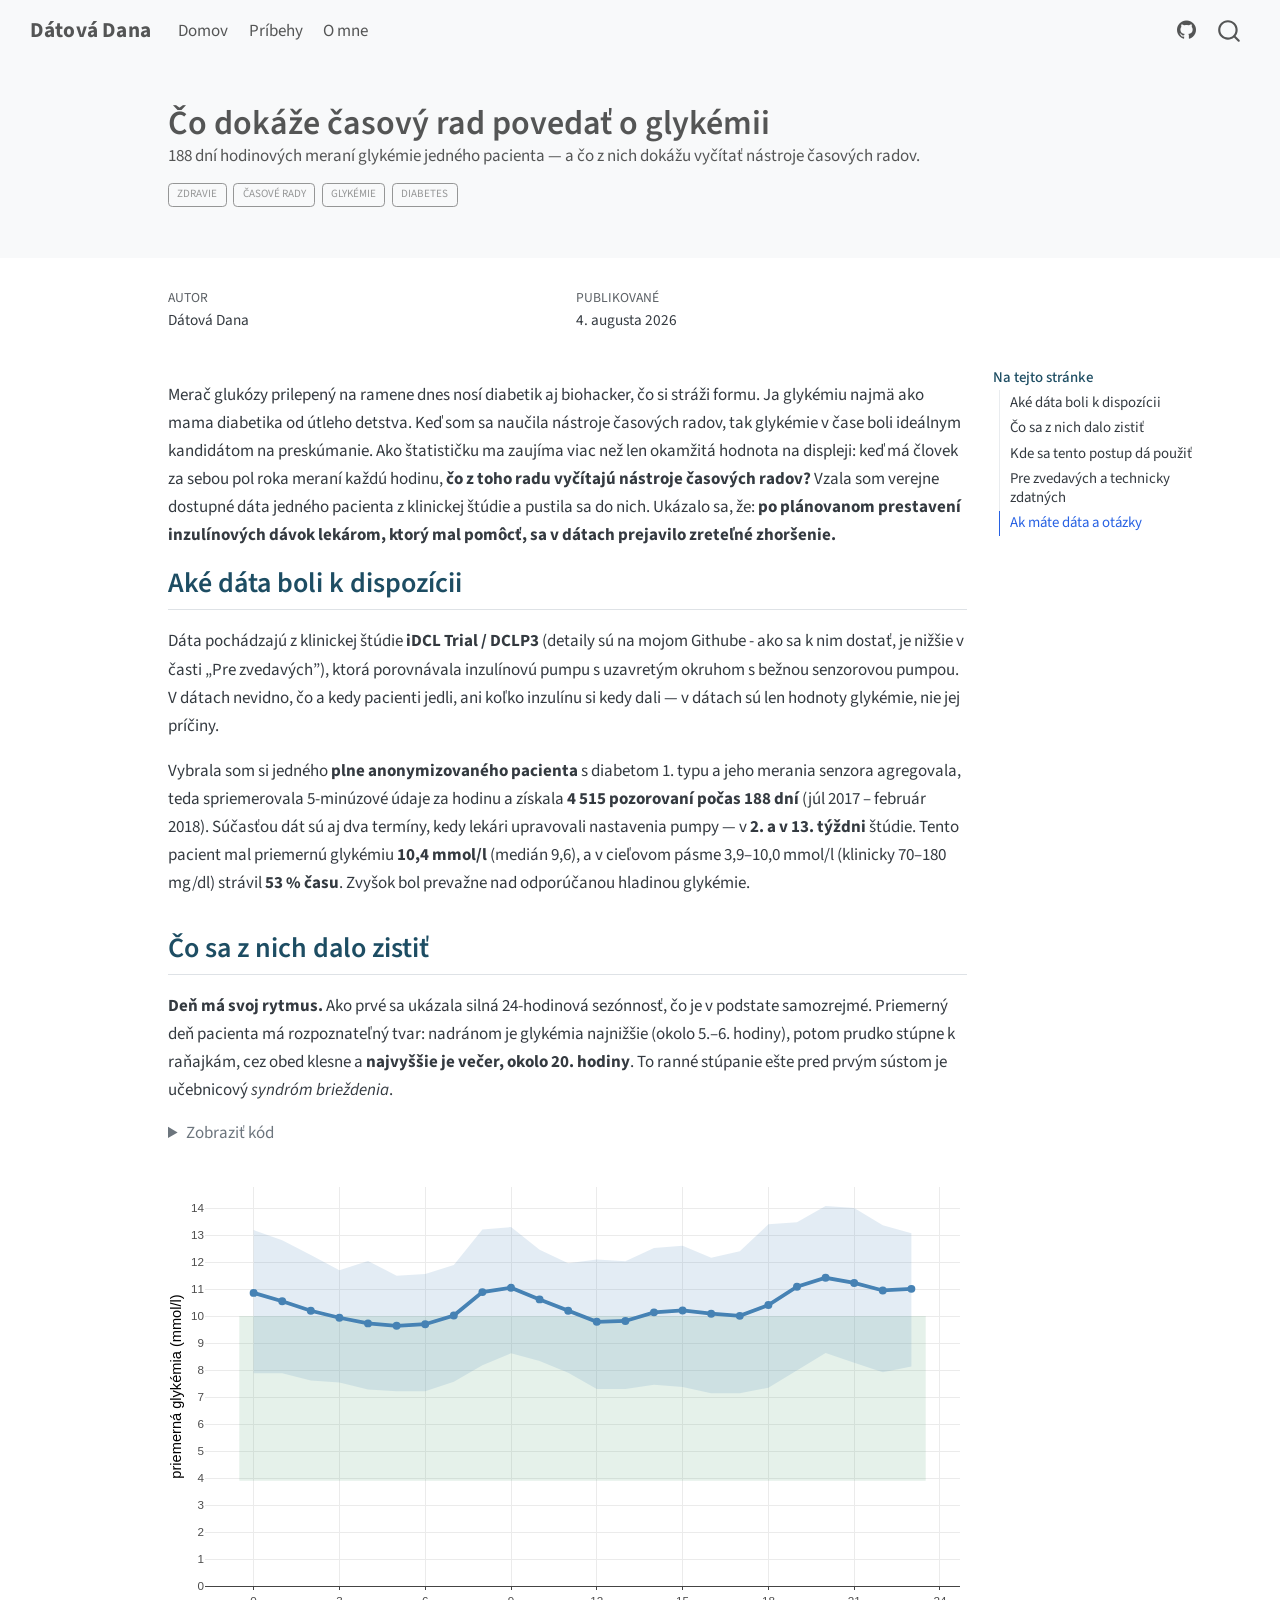
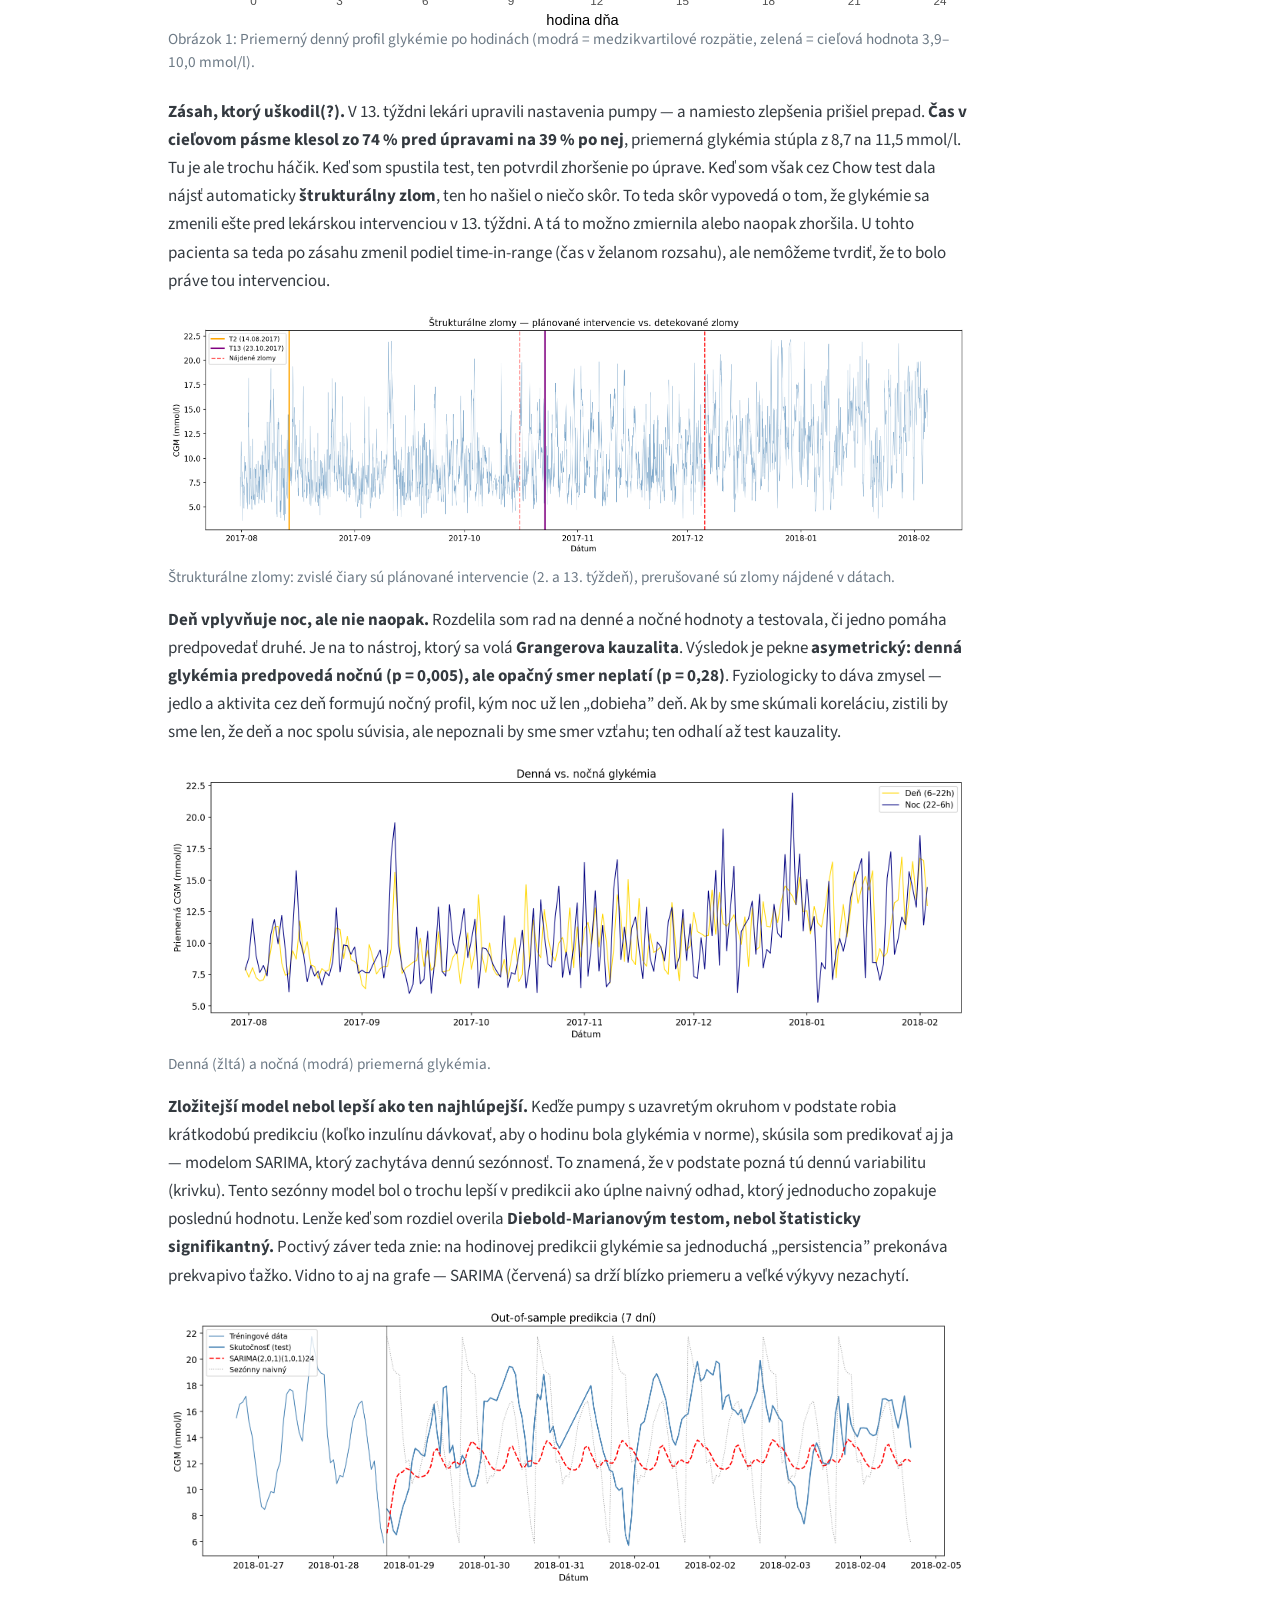
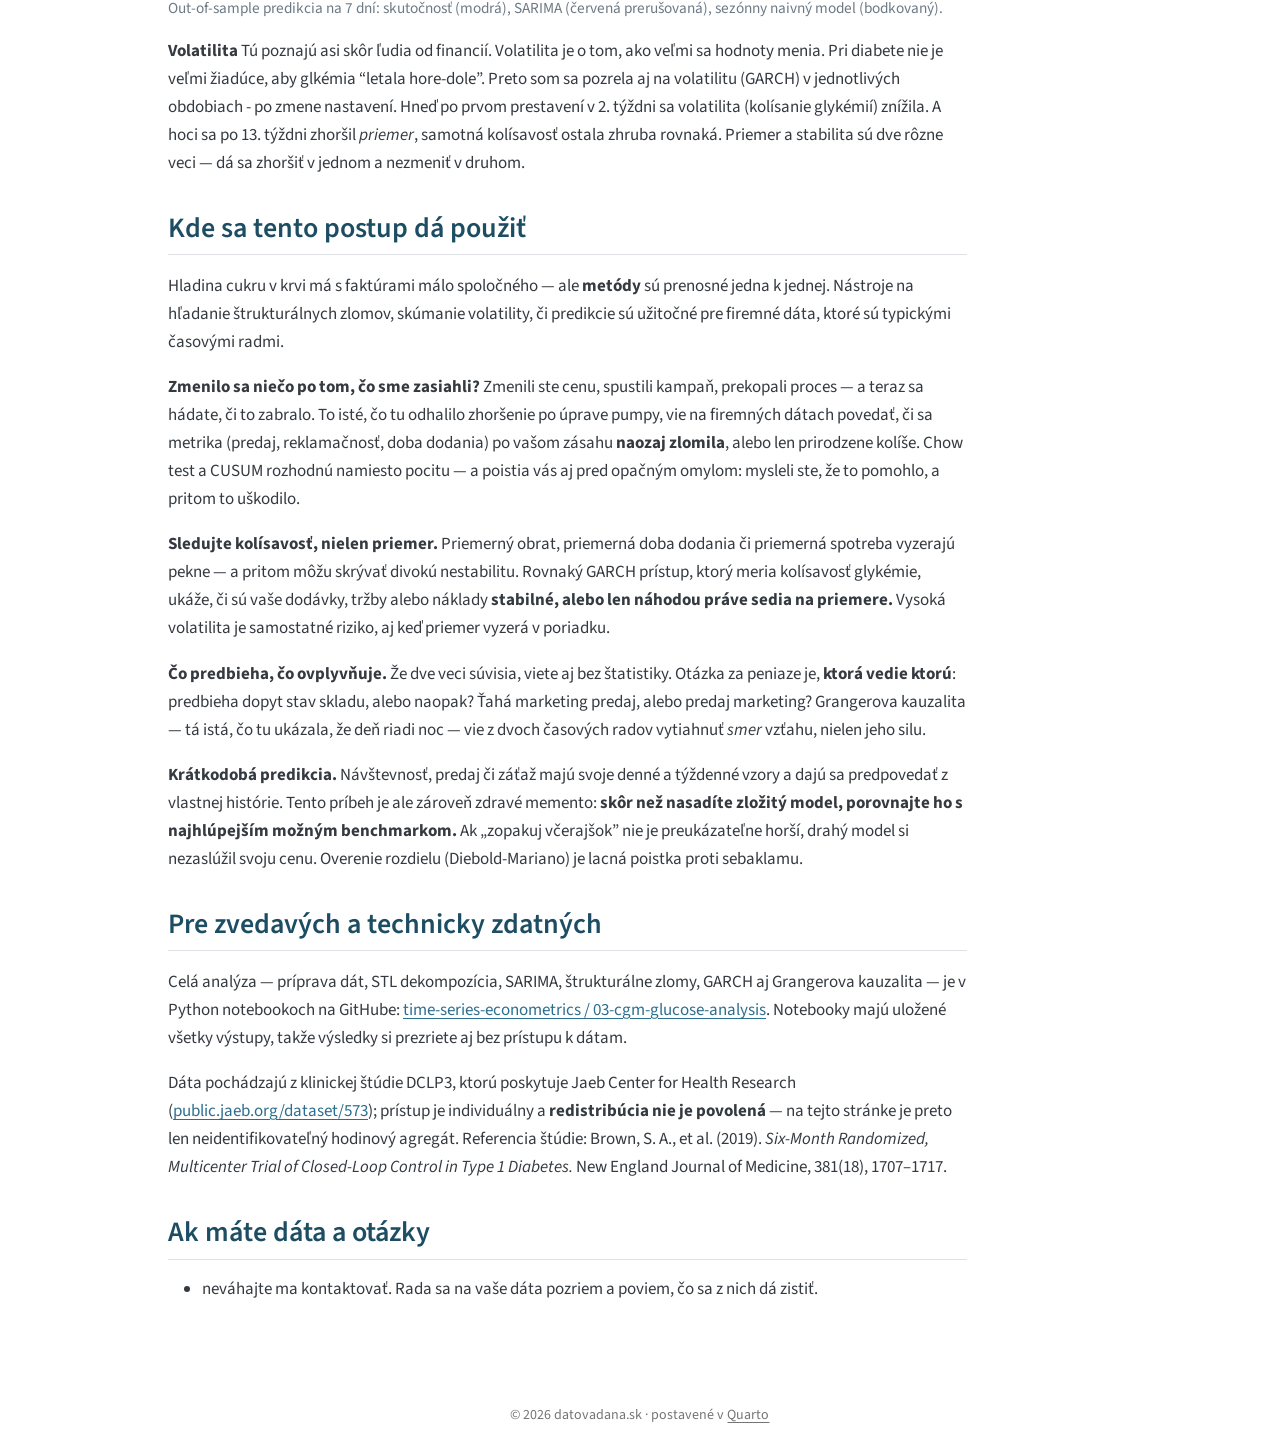
<file: docs/posts/glykemia/index.html>
<!DOCTYPE html>
<html xmlns="http://www.w3.org/1999/xhtml" lang="sk" xml:lang="sk"><head>

<meta charset="utf-8">
<meta name="generator" content="quarto-1.5.57">

<meta name="viewport" content="width=device-width, initial-scale=1.0, user-scalable=yes">

<meta name="author" content="Dátová Dana">
<meta name="description" content="188 dní hodinových meraní glykémie jedného pacienta — a čo z nich dokážu vyčítať nástroje časových radov.">

<title>Čo dokáže časový rad povedať o glykémii – Dátová Dana</title>
<style>
code{white-space: pre-wrap;}
span.smallcaps{font-variant: small-caps;}
div.columns{display: flex; gap: min(4vw, 1.5em);}
div.column{flex: auto; overflow-x: auto;}
div.hanging-indent{margin-left: 1.5em; text-indent: -1.5em;}
ul.task-list{list-style: none;}
ul.task-list li input[type="checkbox"] {
  width: 0.8em;
  margin: 0 0.8em 0.2em -1em; /* quarto-specific, see https://github.com/quarto-dev/quarto-cli/issues/4556 */ 
  vertical-align: middle;
}
/* CSS for syntax highlighting */
pre > code.sourceCode { white-space: pre; position: relative; }
pre > code.sourceCode > span { line-height: 1.25; }
pre > code.sourceCode > span:empty { height: 1.2em; }
.sourceCode { overflow: visible; }
code.sourceCode > span { color: inherit; text-decoration: inherit; }
div.sourceCode { margin: 1em 0; }
pre.sourceCode { margin: 0; }
@media screen {
div.sourceCode { overflow: auto; }
}
@media print {
pre > code.sourceCode { white-space: pre-wrap; }
pre > code.sourceCode > span { display: inline-block; text-indent: -5em; padding-left: 5em; }
}
pre.numberSource code
  { counter-reset: source-line 0; }
pre.numberSource code > span
  { position: relative; left: -4em; counter-increment: source-line; }
pre.numberSource code > span > a:first-child::before
  { content: counter(source-line);
    position: relative; left: -1em; text-align: right; vertical-align: baseline;
    border: none; display: inline-block;
    -webkit-touch-callout: none; -webkit-user-select: none;
    -khtml-user-select: none; -moz-user-select: none;
    -ms-user-select: none; user-select: none;
    padding: 0 4px; width: 4em;
  }
pre.numberSource { margin-left: 3em;  padding-left: 4px; }
div.sourceCode
  {   }
@media screen {
pre > code.sourceCode > span > a:first-child::before { text-decoration: underline; }
}
</style>


<script src="../../site_libs/quarto-nav/quarto-nav.js"></script>
<script src="../../site_libs/quarto-nav/headroom.min.js"></script>
<script src="../../site_libs/clipboard/clipboard.min.js"></script>
<script src="../../site_libs/quarto-search/autocomplete.umd.js"></script>
<script src="../../site_libs/quarto-search/fuse.min.js"></script>
<script src="../../site_libs/quarto-search/quarto-search.js"></script>
<meta name="quarto:offset" content="../../">
<link href="../../favicon.ico" rel="icon">
<script src="../../site_libs/quarto-html/quarto.js"></script>
<script src="../../site_libs/quarto-html/popper.min.js"></script>
<script src="../../site_libs/quarto-html/tippy.umd.min.js"></script>
<script src="../../site_libs/quarto-html/anchor.min.js"></script>
<link href="../../site_libs/quarto-html/tippy.css" rel="stylesheet">
<link href="../../site_libs/quarto-html/quarto-syntax-highlighting.css" rel="stylesheet" id="quarto-text-highlighting-styles">
<script src="../../site_libs/bootstrap/bootstrap.min.js"></script>
<link href="../../site_libs/bootstrap/bootstrap-icons.css" rel="stylesheet">
<link href="../../site_libs/bootstrap/bootstrap.min.css" rel="stylesheet" id="quarto-bootstrap" data-mode="light">
<script id="quarto-search-options" type="application/json">{
  "location": "navbar",
  "copy-button": false,
  "collapse-after": 3,
  "panel-placement": "end",
  "type": "overlay",
  "limit": 50,
  "keyboard-shortcut": [
    "f",
    "/",
    "s"
  ],
  "show-item-context": false,
  "language": {
    "search-no-results-text": "Žiadne výsledky",
    "search-matching-documents-text": "zhodné dokumenty",
    "search-copy-link-title": "Skopírovať odkaz pre vyhľadávanie",
    "search-hide-matches-text": "Skryť ďalšie výsledky",
    "search-more-match-text": "ďalší výsledok v tomto dokumente",
    "search-more-matches-text": "ďalších výsledkov v tomto dokumente",
    "search-clear-button-title": "Vymazať",
    "search-text-placeholder": "",
    "search-detached-cancel-button-title": "Zrušiť",
    "search-submit-button-title": "Odoslať",
    "search-label": "Hľadať"
  }
}</script>
<link href="../../site_libs/htmltools-fill-0.5.8.1/fill.css" rel="stylesheet">

<script src="../../site_libs/htmlwidgets-1.6.4/htmlwidgets.js"></script>

<script src="../../site_libs/plotly-binding-4.12.1/plotly.js"></script>

<script src="../../site_libs/typedarray-0.1/typedarray.min.js"></script>

<script src="../../site_libs/jquery-3.5.1/jquery.min.js"></script>

<link href="../../site_libs/crosstalk-1.2.2/css/crosstalk.min.css" rel="stylesheet">

<script src="../../site_libs/crosstalk-1.2.2/js/crosstalk.min.js"></script>

<link href="../../site_libs/plotly-htmlwidgets-css-2.25.2/plotly-htmlwidgets.css" rel="stylesheet">

<script src="../../site_libs/plotly-main-2.25.2/plotly-latest.min.js"></script>



</head>

<body class="nav-fixed">

<div id="quarto-search-results"></div>
  <header id="quarto-header" class="headroom fixed-top quarto-banner">
    <nav class="navbar navbar-expand-lg " data-bs-theme="dark">
      <div class="navbar-container container-fluid">
      <div class="navbar-brand-container mx-auto">
    <a class="navbar-brand" href="../../index.html">
    <span class="navbar-title">Dátová Dana</span>
    </a>
  </div>
            <div id="quarto-search" class="" title="Hľadať"></div>
          <button class="navbar-toggler" type="button" data-bs-toggle="collapse" data-bs-target="#navbarCollapse" aria-controls="navbarCollapse" role="menu" aria-expanded="false" aria-label="Prepnúť navigáciu" onclick="if (window.quartoToggleHeadroom) { window.quartoToggleHeadroom(); }">
  <span class="navbar-toggler-icon"></span>
</button>
          <div class="collapse navbar-collapse" id="navbarCollapse">
            <ul class="navbar-nav navbar-nav-scroll me-auto">
  <li class="nav-item">
    <a class="nav-link" href="../../index.html"> 
<span class="menu-text">Domov</span></a>
  </li>  
  <li class="nav-item">
    <a class="nav-link" href="../../pribehy.html"> 
<span class="menu-text">Príbehy</span></a>
  </li>  
  <li class="nav-item">
    <a class="nav-link" href="../../about.html"> 
<span class="menu-text">O mne</span></a>
  </li>  
</ul>
            <ul class="navbar-nav navbar-nav-scroll ms-auto">
  <li class="nav-item compact">
    <a class="nav-link" href="https://github.com/danakozakova"> <i class="bi bi-github" role="img" aria-label="GitHub">
</i> 
<span class="menu-text"></span></a>
  </li>  
</ul>
          </div> <!-- /navcollapse -->
            <div class="quarto-navbar-tools">
</div>
      </div> <!-- /container-fluid -->
    </nav>
</header>
<!-- content -->
<header id="title-block-header" class="quarto-title-block default page-columns page-full">
  <div class="quarto-title-banner page-columns page-full">
    <div class="quarto-title column-body">
      <h1 class="title">Čo dokáže časový rad povedať o glykémii</h1>
                  <div>
        <div class="description">
          188 dní hodinových meraní glykémie jedného pacienta — a čo z nich dokážu vyčítať nástroje časových radov.
        </div>
      </div>
                          <div class="quarto-categories">
                <div class="quarto-category">zdravie</div>
                <div class="quarto-category">časové rady</div>
                <div class="quarto-category">glykémie</div>
                <div class="quarto-category">diabetes</div>
              </div>
                  </div>
  </div>
    
  
  <div class="quarto-title-meta">

      <div>
      <div class="quarto-title-meta-heading">Autor</div>
      <div class="quarto-title-meta-contents">
               <p>Dátová Dana </p>
            </div>
    </div>
      
      <div>
      <div class="quarto-title-meta-heading">Publikované</div>
      <div class="quarto-title-meta-contents">
        <p class="date">4. augusta 2026</p>
      </div>
    </div>
    
      
    </div>
    
  
  </header><div id="quarto-content" class="quarto-container page-columns page-rows-contents page-layout-article page-navbar">
<!-- sidebar -->
<!-- margin-sidebar -->
    <div id="quarto-margin-sidebar" class="sidebar margin-sidebar">
        <nav id="TOC" role="doc-toc" class="toc-active">
    <h2 id="toc-title">Na tejto stránke</h2>
   
  <ul>
  <li><a href="#aké-dáta-boli-k-dispozícii" id="toc-aké-dáta-boli-k-dispozícii" class="nav-link active" data-scroll-target="#aké-dáta-boli-k-dispozícii">Aké dáta boli k dispozícii</a></li>
  <li><a href="#čo-sa-z-nich-dalo-zistiť" id="toc-čo-sa-z-nich-dalo-zistiť" class="nav-link" data-scroll-target="#čo-sa-z-nich-dalo-zistiť">Čo sa z nich dalo zistiť</a></li>
  <li><a href="#kde-sa-tento-postup-dá-použiť" id="toc-kde-sa-tento-postup-dá-použiť" class="nav-link" data-scroll-target="#kde-sa-tento-postup-dá-použiť">Kde sa tento postup dá použiť</a></li>
  <li><a href="#pre-zvedavých-a-technicky-zdatných" id="toc-pre-zvedavých-a-technicky-zdatných" class="nav-link" data-scroll-target="#pre-zvedavých-a-technicky-zdatných">Pre zvedavých a technicky zdatných</a></li>
  <li><a href="#ak-máte-dáta-a-otázky" id="toc-ak-máte-dáta-a-otázky" class="nav-link" data-scroll-target="#ak-máte-dáta-a-otázky">Ak máte dáta a otázky</a></li>
  </ul>
</nav>
    </div>
<!-- main -->
<main class="content quarto-banner-title-block" id="quarto-document-content">





<p>Merač glukózy prilepený na ramene dnes nosí diabetik aj biohacker, čo si stráži formu. Ja glykémiu najmä ako mama diabetika od útleho detstva. Keď som sa naučila nástroje časových radov, tak glykémie v čase boli ideálnym kandidátom na preskúmanie. Ako štatističku ma zaujíma viac než len okamžitá hodnota na displeji: keď má človek za sebou pol roka meraní každú hodinu, <strong>čo z toho radu vyčítajú nástroje časových radov?</strong> Vzala som verejne dostupné dáta jedného pacienta z klinickej štúdie a pustila sa do nich. Ukázalo sa, že: <strong>po plánovanom prestavení inzulínových dávok lekárom, ktorý mal pomôcť, sa v dátach prejavilo zreteľné zhoršenie.</strong></p>
<section id="aké-dáta-boli-k-dispozícii" class="level2">
<h2 class="anchored" data-anchor-id="aké-dáta-boli-k-dispozícii">Aké dáta boli k dispozícii</h2>
<p>Dáta pochádzajú z klinickej štúdie <strong>iDCL Trial / DCLP3</strong> (detaily sú na mojom Githube - ako sa k nim dostať, je nižšie v časti „Pre zvedavých”), ktorá porovnávala inzulínovú pumpu s uzavretým okruhom s bežnou senzorovou pumpou. V dátach nevidno, čo a kedy pacienti jedli, ani koľko inzulínu si kedy dali — v dátach sú len hodnoty glykémie, nie jej príčiny.</p>
<p>Vybrala som si jedného <strong>plne anonymizovaného pacienta</strong> s diabetom 1. typu a jeho merania senzora agregovala, teda spriemerovala 5-minúzové údaje za hodinu a získala <strong>4 515 pozorovaní počas 188 dní</strong> (júl 2017 – február 2018). Súčasťou dát sú aj dva termíny, kedy lekári upravovali nastavenia pumpy — v <strong>2. a v 13. týždni</strong> štúdie. Tento pacient mal priemernú glykémiu <strong>10,4 mmol/l</strong> (medián 9,6), a v cieľovom pásme 3,9–10,0 mmol/l (klinicky 70–180 mg/dl) strávil <strong>53 % času</strong>. Zvyšok bol prevažne nad odporúčanou hladinou glykémie.</p>
</section>
<section id="čo-sa-z-nich-dalo-zistiť" class="level2">
<h2 class="anchored" data-anchor-id="čo-sa-z-nich-dalo-zistiť">Čo sa z nich dalo zistiť</h2>
<p><strong>Deň má svoj rytmus.</strong> Ako prvé sa ukázala silná 24-hodinová sezónnosť, čo je v podstate samozrejmé. Priemerný deň pacienta má rozpoznateľný tvar: nadránom je glykémia najnižšie (okolo 5.–6. hodiny), potom prudko stúpne k raňajkám, cez obed klesne a <strong>najvyššie je večer, okolo 20. hodiny</strong>. To ranné stúpanie ešte pred prvým sústom je učebnicový <em>syndróm brieždenia</em>.</p>
<div class="cell">
<details class="code-fold">
<summary>Zobraziť kód</summary>
<div class="sourceCode cell-code" id="cb1"><pre class="sourceCode r code-with-copy"><code class="sourceCode r"><span id="cb1-1"><a href="#cb1-1" aria-hidden="true" tabindex="-1"></a>g <span class="ot">&lt;-</span> <span class="fu">ggplot</span>(prof, <span class="fu">aes</span>(hodina, priemer_mmol)) <span class="sc">+</span></span>
<span id="cb1-2"><a href="#cb1-2" aria-hidden="true" tabindex="-1"></a>  <span class="fu">annotate</span>(<span class="st">"rect"</span>, <span class="at">xmin =</span> <span class="sc">-</span><span class="fl">0.5</span>, <span class="at">xmax =</span> <span class="fl">23.5</span>, <span class="at">ymin =</span> <span class="fl">3.9</span>, <span class="at">ymax =</span> <span class="dv">10</span>,</span>
<span id="cb1-3"><a href="#cb1-3" aria-hidden="true" tabindex="-1"></a>           <span class="at">alpha =</span> <span class="fl">0.12</span>, <span class="at">fill =</span> <span class="st">"seagreen"</span>) <span class="sc">+</span></span>
<span id="cb1-4"><a href="#cb1-4" aria-hidden="true" tabindex="-1"></a>  <span class="fu">geom_ribbon</span>(<span class="fu">aes</span>(<span class="at">ymin =</span> q25_mmol, <span class="at">ymax =</span> q75_mmol),</span>
<span id="cb1-5"><a href="#cb1-5" aria-hidden="true" tabindex="-1"></a>              <span class="at">alpha =</span> <span class="fl">0.15</span>, <span class="at">fill =</span> <span class="st">"steelblue"</span>) <span class="sc">+</span></span>
<span id="cb1-6"><a href="#cb1-6" aria-hidden="true" tabindex="-1"></a>  <span class="fu">geom_line</span>(<span class="at">colour =</span> <span class="st">"steelblue"</span>, <span class="at">linewidth =</span> <span class="dv">1</span>) <span class="sc">+</span></span>
<span id="cb1-7"><a href="#cb1-7" aria-hidden="true" tabindex="-1"></a>  <span class="fu">geom_point</span>(<span class="at">colour =</span> <span class="st">"steelblue"</span>, <span class="at">size =</span> <span class="fl">1.6</span>) <span class="sc">+</span></span>
<span id="cb1-8"><a href="#cb1-8" aria-hidden="true" tabindex="-1"></a>  <span class="fu">scale_x_continuous</span>(<span class="at">breaks =</span> <span class="fu">seq</span>(<span class="dv">0</span>, <span class="dv">24</span>, <span class="dv">3</span>)) <span class="sc">+</span></span>
<span id="cb1-9"><a href="#cb1-9" aria-hidden="true" tabindex="-1"></a>  <span class="fu">scale_y_continuous</span>(<span class="at">breaks =</span> <span class="fu">seq</span>(<span class="dv">0</span>, <span class="dv">14</span>, <span class="dv">1</span>),</span>
<span id="cb1-10"><a href="#cb1-10" aria-hidden="true" tabindex="-1"></a>                     <span class="at">limits =</span> <span class="fu">c</span>(<span class="dv">0</span>, <span class="cn">NA</span>), <span class="at">expand =</span> <span class="fu">expansion</span>(<span class="at">mult =</span> <span class="fu">c</span>(<span class="dv">0</span>, <span class="fl">0.05</span>))) <span class="sc">+</span></span>
<span id="cb1-11"><a href="#cb1-11" aria-hidden="true" tabindex="-1"></a>  <span class="fu">labs</span>(<span class="at">x =</span> <span class="st">"hodina dňa"</span>, <span class="at">y =</span> <span class="st">"priemerná glykémia (mmol/l)"</span>) <span class="sc">+</span></span>
<span id="cb1-12"><a href="#cb1-12" aria-hidden="true" tabindex="-1"></a>  <span class="fu">theme_minimal</span>() <span class="sc">+</span></span>
<span id="cb1-13"><a href="#cb1-13" aria-hidden="true" tabindex="-1"></a>  <span class="fu">theme</span>(<span class="at">axis.line.x =</span> <span class="fu">element_line</span>(<span class="at">colour =</span> <span class="st">"grey70"</span>),</span>
<span id="cb1-14"><a href="#cb1-14" aria-hidden="true" tabindex="-1"></a>        <span class="at">panel.grid.minor =</span> <span class="fu">element_blank</span>())</span>
<span id="cb1-15"><a href="#cb1-15" aria-hidden="true" tabindex="-1"></a><span class="fu">ggplotly</span>(g) <span class="sc">|&gt;</span> <span class="fu">layout</span>(<span class="at">font =</span> <span class="fu">list</span>(<span class="at">family =</span> <span class="st">"sans-serif"</span>),</span>
<span id="cb1-16"><a href="#cb1-16" aria-hidden="true" tabindex="-1"></a>                      <span class="at">xaxis =</span> <span class="fu">list</span>(<span class="at">showline =</span> <span class="cn">TRUE</span>, <span class="at">linecolor =</span> <span class="st">"grey70"</span>, <span class="at">ticks =</span> <span class="st">"outside"</span>))</span></code><button title="Kopírovať do schránky" class="code-copy-button"><i class="bi"></i></button></pre></div>
</details>
<div id="fig-denny-profil" class="cell-output-display quarto-float quarto-figure quarto-figure-center anchored">
<figure class="quarto-float quarto-float-fig figure">
<div aria-describedby="fig-denny-profil-caption-0ceaefa1-69ba-4598-a22c-09a6ac19f8ca">
<div class="plotly html-widget html-fill-item" id="htmlwidget-5feef717e30cb802dff9" style="width:100%;height:464px;"></div>
<script type="application/json" data-for="htmlwidget-5feef717e30cb802dff9">{"x":{"data":[{"x":[-0.5,-0.5,23.5,23.5,-0.5],"y":[3.8999999999999999,10,10,3.8999999999999999,3.8999999999999999],"text":"","type":"scatter","mode":"lines","line":{"width":1.8897637795275593,"color":"transparent","dash":"solid"},"fill":"toself","fillcolor":"rgba(46,139,87,0.12)","hoveron":"fills","showlegend":false,"xaxis":"x","yaxis":"y","hoverinfo":"text","frame":null},{"x":[0,1,2,3,4,5,6,7,8,9,10,11,12,13,14,15,16,17,18,19,20,21,22,23,23,23,22,21,20,19,18,17,16,15,14,13,12,11,10,9,8,7,6,5,4,3,2,1,0,0],"y":[7.8799999999999999,7.8799999999999999,7.6100000000000003,7.54,7.2800000000000002,7.2199999999999998,7.2199999999999998,7.5700000000000003,8.1799999999999997,8.6199999999999992,8.3399999999999999,7.9000000000000004,7.2999999999999998,7.2999999999999998,7.46,7.3700000000000001,7.1399999999999997,7.1399999999999997,7.3499999999999996,8,8.6300000000000008,8.2699999999999996,7.9199999999999999,8.1300000000000008,8.1300000000000008,13.07,13.369999999999999,14.01,14.08,13.48,13.4,12.4,12.16,12.609999999999999,12.52,12.029999999999999,12.1,11.960000000000001,12.460000000000001,13.300000000000001,13.210000000000001,11.890000000000001,11.56,11.5,12.039999999999999,11.699999999999999,12.26,12.81,13.19,7.8799999999999999],"text":["hodina:  0<br />priemer_mmol: 10.86<br />q25_mmol: 7.88<br />q75_mmol: 13.19","hodina:  1<br />priemer_mmol: 10.55<br />q25_mmol: 7.88<br />q75_mmol: 12.81","hodina:  2<br />priemer_mmol: 10.20<br />q25_mmol: 7.61<br />q75_mmol: 12.26","hodina:  3<br />priemer_mmol:  9.94<br />q25_mmol: 7.54<br />q75_mmol: 11.70","hodina:  4<br />priemer_mmol:  9.73<br />q25_mmol: 7.28<br />q75_mmol: 12.04","hodina:  5<br />priemer_mmol:  9.64<br />q25_mmol: 7.22<br />q75_mmol: 11.50","hodina:  6<br />priemer_mmol:  9.70<br />q25_mmol: 7.22<br />q75_mmol: 11.56","hodina:  7<br />priemer_mmol: 10.02<br />q25_mmol: 7.57<br />q75_mmol: 11.89","hodina:  8<br />priemer_mmol: 10.89<br />q25_mmol: 8.18<br />q75_mmol: 13.21","hodina:  9<br />priemer_mmol: 11.05<br />q25_mmol: 8.62<br />q75_mmol: 13.30","hodina: 10<br />priemer_mmol: 10.62<br />q25_mmol: 8.34<br />q75_mmol: 12.46","hodina: 11<br />priemer_mmol: 10.20<br />q25_mmol: 7.90<br />q75_mmol: 11.96","hodina: 12<br />priemer_mmol:  9.79<br />q25_mmol: 7.30<br />q75_mmol: 12.10","hodina: 13<br />priemer_mmol:  9.82<br />q25_mmol: 7.30<br />q75_mmol: 12.03","hodina: 14<br />priemer_mmol: 10.14<br />q25_mmol: 7.46<br />q75_mmol: 12.52","hodina: 15<br />priemer_mmol: 10.21<br />q25_mmol: 7.37<br />q75_mmol: 12.61","hodina: 16<br />priemer_mmol: 10.09<br />q25_mmol: 7.14<br />q75_mmol: 12.16","hodina: 17<br />priemer_mmol: 10.01<br />q25_mmol: 7.14<br />q75_mmol: 12.40","hodina: 18<br />priemer_mmol: 10.41<br />q25_mmol: 7.35<br />q75_mmol: 13.40","hodina: 19<br />priemer_mmol: 11.09<br />q25_mmol: 8.00<br />q75_mmol: 13.48","hodina: 20<br />priemer_mmol: 11.42<br />q25_mmol: 8.63<br />q75_mmol: 14.08","hodina: 21<br />priemer_mmol: 11.23<br />q25_mmol: 8.27<br />q75_mmol: 14.01","hodina: 22<br />priemer_mmol: 10.95<br />q25_mmol: 7.92<br />q75_mmol: 13.37","hodina: 23<br />priemer_mmol: 11.01<br />q25_mmol: 8.13<br />q75_mmol: 13.07","hodina: 23<br />priemer_mmol: 11.01<br />q25_mmol: 8.13<br />q75_mmol: 13.07","hodina: 23<br />priemer_mmol: 11.01<br />q25_mmol: 8.13<br />q75_mmol: 13.07","hodina: 22<br />priemer_mmol: 10.95<br />q25_mmol: 7.92<br />q75_mmol: 13.37","hodina: 21<br />priemer_mmol: 11.23<br />q25_mmol: 8.27<br />q75_mmol: 14.01","hodina: 20<br />priemer_mmol: 11.42<br />q25_mmol: 8.63<br />q75_mmol: 14.08","hodina: 19<br />priemer_mmol: 11.09<br />q25_mmol: 8.00<br />q75_mmol: 13.48","hodina: 18<br />priemer_mmol: 10.41<br />q25_mmol: 7.35<br />q75_mmol: 13.40","hodina: 17<br />priemer_mmol: 10.01<br />q25_mmol: 7.14<br />q75_mmol: 12.40","hodina: 16<br />priemer_mmol: 10.09<br />q25_mmol: 7.14<br />q75_mmol: 12.16","hodina: 15<br />priemer_mmol: 10.21<br />q25_mmol: 7.37<br />q75_mmol: 12.61","hodina: 14<br />priemer_mmol: 10.14<br />q25_mmol: 7.46<br />q75_mmol: 12.52","hodina: 13<br />priemer_mmol:  9.82<br />q25_mmol: 7.30<br />q75_mmol: 12.03","hodina: 12<br />priemer_mmol:  9.79<br />q25_mmol: 7.30<br />q75_mmol: 12.10","hodina: 11<br />priemer_mmol: 10.20<br />q25_mmol: 7.90<br />q75_mmol: 11.96","hodina: 10<br />priemer_mmol: 10.62<br />q25_mmol: 8.34<br />q75_mmol: 12.46","hodina:  9<br />priemer_mmol: 11.05<br />q25_mmol: 8.62<br />q75_mmol: 13.30","hodina:  8<br />priemer_mmol: 10.89<br />q25_mmol: 8.18<br />q75_mmol: 13.21","hodina:  7<br />priemer_mmol: 10.02<br />q25_mmol: 7.57<br />q75_mmol: 11.89","hodina:  6<br />priemer_mmol:  9.70<br />q25_mmol: 7.22<br />q75_mmol: 11.56","hodina:  5<br />priemer_mmol:  9.64<br />q25_mmol: 7.22<br />q75_mmol: 11.50","hodina:  4<br />priemer_mmol:  9.73<br />q25_mmol: 7.28<br />q75_mmol: 12.04","hodina:  3<br />priemer_mmol:  9.94<br />q25_mmol: 7.54<br />q75_mmol: 11.70","hodina:  2<br />priemer_mmol: 10.20<br />q25_mmol: 7.61<br />q75_mmol: 12.26","hodina:  1<br />priemer_mmol: 10.55<br />q25_mmol: 7.88<br />q75_mmol: 12.81","hodina:  0<br />priemer_mmol: 10.86<br />q25_mmol: 7.88<br />q75_mmol: 13.19","hodina:  0<br />priemer_mmol: 10.86<br />q25_mmol: 7.88<br />q75_mmol: 13.19"],"type":"scatter","mode":"lines","line":{"width":1.8897637795275593,"color":"transparent","dash":"solid"},"fill":"toself","fillcolor":"rgba(70,130,180,0.15)","hoveron":"points","showlegend":false,"xaxis":"x","yaxis":"y","hoverinfo":"text","frame":null},{"x":[0,1,2,3,4,5,6,7,8,9,10,11,12,13,14,15,16,17,18,19,20,21,22,23],"y":[10.859999999999999,10.550000000000001,10.199999999999999,9.9399999999999995,9.7300000000000004,9.6400000000000006,9.6999999999999993,10.02,10.890000000000001,11.050000000000001,10.619999999999999,10.199999999999999,9.7899999999999991,9.8200000000000003,10.140000000000001,10.210000000000001,10.09,10.01,10.41,11.09,11.42,11.23,10.949999999999999,11.01],"text":["hodina:  0<br />priemer_mmol: 10.86","hodina:  1<br />priemer_mmol: 10.55","hodina:  2<br />priemer_mmol: 10.20","hodina:  3<br />priemer_mmol:  9.94","hodina:  4<br />priemer_mmol:  9.73","hodina:  5<br />priemer_mmol:  9.64","hodina:  6<br />priemer_mmol:  9.70","hodina:  7<br />priemer_mmol: 10.02","hodina:  8<br />priemer_mmol: 10.89","hodina:  9<br />priemer_mmol: 11.05","hodina: 10<br />priemer_mmol: 10.62","hodina: 11<br />priemer_mmol: 10.20","hodina: 12<br />priemer_mmol:  9.79","hodina: 13<br />priemer_mmol:  9.82","hodina: 14<br />priemer_mmol: 10.14","hodina: 15<br />priemer_mmol: 10.21","hodina: 16<br />priemer_mmol: 10.09","hodina: 17<br />priemer_mmol: 10.01","hodina: 18<br />priemer_mmol: 10.41","hodina: 19<br />priemer_mmol: 11.09","hodina: 20<br />priemer_mmol: 11.42","hodina: 21<br />priemer_mmol: 11.23","hodina: 22<br />priemer_mmol: 10.95","hodina: 23<br />priemer_mmol: 11.01"],"type":"scatter","mode":"lines+markers","line":{"width":3.7795275590551185,"color":"rgba(70,130,180,1)","dash":"solid"},"hoveron":"points","showlegend":false,"xaxis":"x","yaxis":"y","hoverinfo":"text","marker":{"autocolorscale":false,"color":"rgba(70,130,180,1)","opacity":1,"size":6.0472440944881898,"symbol":"circle","line":{"width":1.8897637795275593,"color":"rgba(70,130,180,1)"}},"frame":null}],"layout":{"margin":{"t":23.305936073059364,"r":7.3059360730593621,"b":37.260273972602747,"l":37.260273972602747},"paper_bgcolor":"rgba(255,255,255,1)","font":{"color":"rgba(0,0,0,1)","family":"sans-serif","size":14.611872146118724},"xaxis":{"domain":[0,1],"automargin":true,"type":"linear","autorange":false,"range":[-1.7000000000000002,24.699999999999999],"tickmode":"array","ticktext":["0","3","6","9","12","15","18","21","24"],"tickvals":[0,3,6,9,12,15,18,21,24],"categoryorder":"array","categoryarray":["0","3","6","9","12","15","18","21","24"],"nticks":null,"ticks":"outside","tickcolor":null,"ticklen":3.6529680365296811,"tickwidth":0,"showticklabels":true,"tickfont":{"color":"rgba(77,77,77,1)","family":"","size":11.68949771689498},"tickangle":-0,"showline":true,"linecolor":"grey70","linewidth":0.66417600664176002,"showgrid":true,"gridcolor":"rgba(235,235,235,1)","gridwidth":0.66417600664176002,"zeroline":false,"anchor":"y","title":{"text":"hodina dňa","font":{"color":"rgba(0,0,0,1)","family":"","size":14.611872146118724}},"hoverformat":".2f"},"yaxis":{"domain":[0,1],"automargin":true,"type":"linear","autorange":false,"range":[0,14.784000000000001],"tickmode":"array","ticktext":["0","1","2","3","4","5","6","7","8","9","10","11","12","13","14"],"tickvals":[0,1,2,3,4,5,6,7,8,9,10,11,12,13,14],"categoryorder":"array","categoryarray":["0","1","2","3","4","5","6","7","8","9","10","11","12","13","14"],"nticks":null,"ticks":"","tickcolor":null,"ticklen":3.6529680365296811,"tickwidth":0,"showticklabels":true,"tickfont":{"color":"rgba(77,77,77,1)","family":"","size":11.68949771689498},"tickangle":-0,"showline":false,"linecolor":null,"linewidth":0,"showgrid":true,"gridcolor":"rgba(235,235,235,1)","gridwidth":0.66417600664176002,"zeroline":false,"anchor":"x","title":{"text":"priemerná glykémia (mmol/l)","font":{"color":"rgba(0,0,0,1)","family":"","size":14.611872146118724}},"hoverformat":".2f"},"shapes":[],"showlegend":false,"legend":{"bgcolor":null,"bordercolor":null,"borderwidth":0,"font":{"color":"rgba(0,0,0,1)","family":"","size":11.68949771689498}},"hovermode":"closest","barmode":"relative"},"config":{"doubleClick":"reset","modeBarButtonsToAdd":["hoverclosest","hovercompare"],"showSendToCloud":false},"source":"A","attrs":{"1b903f3b7ae6":{"xmin":{},"xmax":{},"ymin":{},"ymax":{},"type":"scatter"},"1b902fd21675":{"x":{},"y":{},"ymin":{},"ymax":{}},"1b905ac64bd6":{"x":{},"y":{}},"1b90a8f74d7":{"x":{},"y":{}}},"cur_data":"1b903f3b7ae6","visdat":{"1b903f3b7ae6":["function (y) ","x"],"1b902fd21675":["function (y) ","x"],"1b905ac64bd6":["function (y) ","x"],"1b90a8f74d7":["function (y) ","x"]},"highlight":{"on":"plotly_click","persistent":false,"dynamic":false,"selectize":false,"opacityDim":0.20000000000000001,"selected":{"opacity":1},"debounce":0},"shinyEvents":["plotly_hover","plotly_click","plotly_selected","plotly_relayout","plotly_brushed","plotly_brushing","plotly_clickannotation","plotly_doubleclick","plotly_deselect","plotly_afterplot","plotly_sunburstclick"],"base_url":"https://plot.ly"},"evals":[],"jsHooks":[]}</script>
</div>
<figcaption class="quarto-float-caption-bottom quarto-float-caption quarto-float-fig" id="fig-denny-profil-caption-0ceaefa1-69ba-4598-a22c-09a6ac19f8ca">
Obrázok&nbsp;1: Priemerný denný profil glykémie po hodinách (modrá = medzikvartilové rozpätie, zelená = cieľová hodnota 3,9–10,0 mmol/l).
</figcaption>
</figure>
</div>
</div>
<p><strong>Zásah, ktorý uškodil(?).</strong> V 13. týždni lekári upravili nastavenia pumpy — a namiesto zlepšenia prišiel prepad. <strong>Čas v cieľovom pásme klesol zo 74 % pred úpravami na 39 % po nej</strong>, priemerná glykémia stúpla z 8,7 na 11,5 mmol/l. Tu je ale trochu háčik. Keď som spustila test, ten potvrdil zhoršenie po úprave. Keď som však cez Chow test dala nájsť automaticky <strong>štrukturálny zlom</strong>, ten ho našiel o niečo skôr. To teda skôr vypovedá o tom, že glykémie sa zmenili ešte pred lekárskou intervenciou v 13. týždni. A tá to možno zmiernila alebo naopak zhoršila. U tohto pacienta sa teda po zásahu zmenil podiel time-in-range (čas v želanom rozsahu), ale nemôžeme tvrdiť, že to bolo práve tou intervenciou.</p>
<div class="quarto-figure quarto-figure-center">
<figure class="figure">
<p><img src="images/03_breakpoints.png" class="img-fluid figure-img"></p>
<figcaption>Štrukturálne zlomy: zvislé čiary sú plánované intervencie (2. a 13. týždeň), prerušované sú zlomy nájdené v dátach.</figcaption>
</figure>
</div>
<p><strong>Deň vplyvňuje noc, ale nie naopak.</strong> Rozdelila som rad na denné a nočné hodnoty a testovala, či jedno pomáha predpovedať druhé. Je na to nástroj, ktorý sa volá <strong>Grangerova kauzalita</strong>. Výsledok je pekne <strong>asymetrický: denná glykémia predpovedá nočnú (p = 0,005), ale opačný smer neplatí (p = 0,28)</strong>. Fyziologicky to dáva zmysel — jedlo a aktivita cez deň formujú nočný profil, kým noc už len „dobieha” deň. Ak by sme skúmali koreláciu, zistili by sme len, že deň a noc spolu súvisia, ale nepoznali by sme smer vzťahu; ten odhalí až test kauzality.</p>
<div class="quarto-figure quarto-figure-center">
<figure class="figure">
<p><img src="images/05_day_night.png" class="img-fluid figure-img"></p>
<figcaption>Denná (žltá) a nočná (modrá) priemerná glykémia.</figcaption>
</figure>
</div>
<p><strong>Zložitejší model nebol lepší ako ten najhlúpejší.</strong> Keďže pumpy s uzavretým okruhom v podstate robia krátkodobú predikciu (koľko inzulínu dávkovať, aby o hodinu bola glykémia v norme), skúsila som predikovať aj ja — modelom SARIMA, ktorý zachytáva dennú sezónnosť. To znamená, že v podstate pozná tú dennú variabilitu (krivku). Tento sezónny model bol o trochu lepší v predikcii ako úplne naivný odhad, ktorý jednoducho zopakuje poslednú hodnotu. Lenže keď som rozdiel overila <strong>Diebold-Marianovým testom, nebol štatisticky signifikantný.</strong> Poctivý záver teda znie: na hodinovej predikcii glykémie sa jednoduchá „persistencia” prekonáva prekvapivo ťažko. Vidno to aj na grafe — SARIMA (červená) sa drží blízko priemeru a veľké výkyvy nezachytí.</p>
<div class="quarto-figure quarto-figure-center">
<figure class="figure">
<p><img src="images/02_forecast.png" class="img-fluid figure-img"></p>
<figcaption>Out-of-sample predikcia na 7 dní: skutočnosť (modrá), SARIMA (červená prerušovaná), sezónny naivný model (bodkovaný).</figcaption>
</figure>
</div>
<p><strong>Volatilita</strong> Tú poznajú asi skôr ľudia od financií. Volatilita je o tom, ako veľmi sa hodnoty menia. Pri diabete nie je veľmi žiadúce, aby glkémia “letala hore-dole”. Preto som sa pozrela aj na volatilitu (GARCH) v jednotlivých obdobiach - po zmene nastavení. Hneď po prvom prestavení v 2. týždni sa volatilita (kolísanie glykémií) znížila. A hoci sa po 13. týždni zhoršil <em>priemer</em>, samotná kolísavosť ostala zhruba rovnaká. Priemer a stabilita sú dve rôzne veci — dá sa zhoršiť v jednom a nezmeniť v druhom.</p>
</section>
<section id="kde-sa-tento-postup-dá-použiť" class="level2">
<h2 class="anchored" data-anchor-id="kde-sa-tento-postup-dá-použiť">Kde sa tento postup dá použiť</h2>
<p>Hladina cukru v krvi má s faktúrami málo spoločného — ale <strong>metódy</strong> sú prenosné jedna k jednej. Nástroje na hľadanie štrukturálnych zlomov, skúmanie volatility, či predikcie sú užitočné pre firemné dáta, ktoré sú typickými časovými radmi.</p>
<p><strong>Zmenilo sa niečo po tom, čo sme zasiahli?</strong> Zmenili ste cenu, spustili kampaň, prekopali proces — a teraz sa hádate, či to zabralo. To isté, čo tu odhalilo zhoršenie po úprave pumpy, vie na firemných dátach povedať, či sa metrika (predaj, reklamačnosť, doba dodania) po vašom zásahu <strong>naozaj zlomila</strong>, alebo len prirodzene kolíše. Chow test a CUSUM rozhodnú namiesto pocitu — a poistia vás aj pred opačným omylom: mysleli ste, že to pomohlo, a pritom to uškodilo.</p>
<p><strong>Sledujte kolísavosť, nielen priemer.</strong> Priemerný obrat, priemerná doba dodania či priemerná spotreba vyzerajú pekne — a pritom môžu skrývať divokú nestabilitu. Rovnaký GARCH prístup, ktorý meria kolísavosť glykémie, ukáže, či sú vaše dodávky, tržby alebo náklady <strong>stabilné, alebo len náhodou práve sedia na priemere.</strong> Vysoká volatilita je samostatné riziko, aj keď priemer vyzerá v poriadku.</p>
<p><strong>Čo predbieha, čo ovplyvňuje.</strong> Že dve veci súvisia, viete aj bez štatistiky. Otázka za peniaze je, <strong>ktorá vedie ktorú</strong>: predbieha dopyt stav skladu, alebo naopak? Ťahá marketing predaj, alebo predaj marketing? Grangerova kauzalita — tá istá, čo tu ukázala, že deň riadi noc — vie z dvoch časových radov vytiahnuť <em>smer</em> vzťahu, nielen jeho silu.</p>
<p><strong>Krátkodobá predikcia.</strong> Návštevnosť, predaj či záťaž majú svoje denné a týždenné vzory a dajú sa predpovedať z vlastnej histórie. Tento príbeh je ale zároveň zdravé memento: <strong>skôr než nasadíte zložitý model, porovnajte ho s najhlúpejším možným benchmarkom.</strong> Ak „zopakuj včerajšok” nie je preukázateľne horší, drahý model si nezaslúžil svoju cenu. Overenie rozdielu (Diebold-Mariano) je lacná poistka proti sebaklamu.</p>
</section>
<section id="pre-zvedavých-a-technicky-zdatných" class="level2">
<h2 class="anchored" data-anchor-id="pre-zvedavých-a-technicky-zdatných">Pre zvedavých a technicky zdatných</h2>
<p>Celá analýza — príprava dát, STL dekompozícia, SARIMA, štrukturálne zlomy, GARCH aj Grangerova kauzalita — je v Python notebookoch na GitHube: <a href="https://github.com/danakozakova/time-series-econometrics/tree/main/03-cgm-glucose-analysis">time-series-econometrics / 03-cgm-glucose-analysis</a>. Notebooky majú uložené všetky výstupy, takže výsledky si prezriete aj bez prístupu k dátam.</p>
<p>Dáta pochádzajú z klinickej štúdie DCLP3, ktorú poskytuje Jaeb Center for Health Research (<a href="https://public.jaeb.org/dataset/573">public.jaeb.org/dataset/573</a>); prístup je individuálny a <strong>redistribúcia nie je povolená</strong> — na tejto stránke je preto len neidentifikovateľný hodinový agregát. Referencia štúdie: Brown, S. A., et al.&nbsp;(2019). <em>Six-Month Randomized, Multicenter Trial of Closed-Loop Control in Type 1 Diabetes.</em> New England Journal of Medicine, 381(18), 1707–1717.</p>
</section>
<section id="ak-máte-dáta-a-otázky" class="level2">
<h2 class="anchored" data-anchor-id="ak-máte-dáta-a-otázky">Ak máte dáta a otázky</h2>
<ul>
<li>neváhajte ma kontaktovať. Rada sa na vaše dáta pozriem a poviem, čo sa z nich dá zistiť.</li>
</ul>


</section>

</main> <!-- /main -->
<script id="quarto-html-after-body" type="application/javascript">
window.document.addEventListener("DOMContentLoaded", function (event) {
  const toggleBodyColorMode = (bsSheetEl) => {
    const mode = bsSheetEl.getAttribute("data-mode");
    const bodyEl = window.document.querySelector("body");
    if (mode === "dark") {
      bodyEl.classList.add("quarto-dark");
      bodyEl.classList.remove("quarto-light");
    } else {
      bodyEl.classList.add("quarto-light");
      bodyEl.classList.remove("quarto-dark");
    }
  }
  const toggleBodyColorPrimary = () => {
    const bsSheetEl = window.document.querySelector("link#quarto-bootstrap");
    if (bsSheetEl) {
      toggleBodyColorMode(bsSheetEl);
    }
  }
  toggleBodyColorPrimary();  
  const icon = "";
  const anchorJS = new window.AnchorJS();
  anchorJS.options = {
    placement: 'right',
    icon: icon
  };
  anchorJS.add('.anchored');
  const isCodeAnnotation = (el) => {
    for (const clz of el.classList) {
      if (clz.startsWith('code-annotation-')) {                     
        return true;
      }
    }
    return false;
  }
  const onCopySuccess = function(e) {
    // button target
    const button = e.trigger;
    // don't keep focus
    button.blur();
    // flash "checked"
    button.classList.add('code-copy-button-checked');
    var currentTitle = button.getAttribute("title");
    button.setAttribute("title", "Skopírované!");
    let tooltip;
    if (window.bootstrap) {
      button.setAttribute("data-bs-toggle", "tooltip");
      button.setAttribute("data-bs-placement", "left");
      button.setAttribute("data-bs-title", "Skopírované!");
      tooltip = new bootstrap.Tooltip(button, 
        { trigger: "manual", 
          customClass: "code-copy-button-tooltip",
          offset: [0, -8]});
      tooltip.show();    
    }
    setTimeout(function() {
      if (tooltip) {
        tooltip.hide();
        button.removeAttribute("data-bs-title");
        button.removeAttribute("data-bs-toggle");
        button.removeAttribute("data-bs-placement");
      }
      button.setAttribute("title", currentTitle);
      button.classList.remove('code-copy-button-checked');
    }, 1000);
    // clear code selection
    e.clearSelection();
  }
  const getTextToCopy = function(trigger) {
      const codeEl = trigger.previousElementSibling.cloneNode(true);
      for (const childEl of codeEl.children) {
        if (isCodeAnnotation(childEl)) {
          childEl.remove();
        }
      }
      return codeEl.innerText;
  }
  const clipboard = new window.ClipboardJS('.code-copy-button:not([data-in-quarto-modal])', {
    text: getTextToCopy
  });
  clipboard.on('success', onCopySuccess);
  if (window.document.getElementById('quarto-embedded-source-code-modal')) {
    // For code content inside modals, clipBoardJS needs to be initialized with a container option
    // TODO: Check when it could be a function (https://github.com/zenorocha/clipboard.js/issues/860)
    const clipboardModal = new window.ClipboardJS('.code-copy-button[data-in-quarto-modal]', {
      text: getTextToCopy,
      container: window.document.getElementById('quarto-embedded-source-code-modal')
    });
    clipboardModal.on('success', onCopySuccess);
  }
    var localhostRegex = new RegExp(/^(?:http|https):\/\/localhost\:?[0-9]*\//);
    var mailtoRegex = new RegExp(/^mailto:/);
      var filterRegex = new RegExp("https:\/\/datovadana\.sk");
    var isInternal = (href) => {
        return filterRegex.test(href) || localhostRegex.test(href) || mailtoRegex.test(href);
    }
    // Inspect non-navigation links and adorn them if external
 	var links = window.document.querySelectorAll('a[href]:not(.nav-link):not(.navbar-brand):not(.toc-action):not(.sidebar-link):not(.sidebar-item-toggle):not(.pagination-link):not(.no-external):not([aria-hidden]):not(.dropdown-item):not(.quarto-navigation-tool):not(.about-link)');
    for (var i=0; i<links.length; i++) {
      const link = links[i];
      if (!isInternal(link.href)) {
        // undo the damage that might have been done by quarto-nav.js in the case of
        // links that we want to consider external
        if (link.dataset.originalHref !== undefined) {
          link.href = link.dataset.originalHref;
        }
      }
    }
  function tippyHover(el, contentFn, onTriggerFn, onUntriggerFn) {
    const config = {
      allowHTML: true,
      maxWidth: 500,
      delay: 100,
      arrow: false,
      appendTo: function(el) {
          return el.parentElement;
      },
      interactive: true,
      interactiveBorder: 10,
      theme: 'quarto',
      placement: 'bottom-start',
    };
    if (contentFn) {
      config.content = contentFn;
    }
    if (onTriggerFn) {
      config.onTrigger = onTriggerFn;
    }
    if (onUntriggerFn) {
      config.onUntrigger = onUntriggerFn;
    }
    window.tippy(el, config); 
  }
  const noterefs = window.document.querySelectorAll('a[role="doc-noteref"]');
  for (var i=0; i<noterefs.length; i++) {
    const ref = noterefs[i];
    tippyHover(ref, function() {
      // use id or data attribute instead here
      let href = ref.getAttribute('data-footnote-href') || ref.getAttribute('href');
      try { href = new URL(href).hash; } catch {}
      const id = href.replace(/^#\/?/, "");
      const note = window.document.getElementById(id);
      if (note) {
        return note.innerHTML;
      } else {
        return "";
      }
    });
  }
  const xrefs = window.document.querySelectorAll('a.quarto-xref');
  const processXRef = (id, note) => {
    // Strip column container classes
    const stripColumnClz = (el) => {
      el.classList.remove("page-full", "page-columns");
      if (el.children) {
        for (const child of el.children) {
          stripColumnClz(child);
        }
      }
    }
    stripColumnClz(note)
    if (id === null || id.startsWith('sec-')) {
      // Special case sections, only their first couple elements
      const container = document.createElement("div");
      if (note.children && note.children.length > 2) {
        container.appendChild(note.children[0].cloneNode(true));
        for (let i = 1; i < note.children.length; i++) {
          const child = note.children[i];
          if (child.tagName === "P" && child.innerText === "") {
            continue;
          } else {
            container.appendChild(child.cloneNode(true));
            break;
          }
        }
        if (window.Quarto?.typesetMath) {
          window.Quarto.typesetMath(container);
        }
        return container.innerHTML
      } else {
        if (window.Quarto?.typesetMath) {
          window.Quarto.typesetMath(note);
        }
        return note.innerHTML;
      }
    } else {
      // Remove any anchor links if they are present
      const anchorLink = note.querySelector('a.anchorjs-link');
      if (anchorLink) {
        anchorLink.remove();
      }
      if (window.Quarto?.typesetMath) {
        window.Quarto.typesetMath(note);
      }
      // TODO in 1.5, we should make sure this works without a callout special case
      if (note.classList.contains("callout")) {
        return note.outerHTML;
      } else {
        return note.innerHTML;
      }
    }
  }
  for (var i=0; i<xrefs.length; i++) {
    const xref = xrefs[i];
    tippyHover(xref, undefined, function(instance) {
      instance.disable();
      let url = xref.getAttribute('href');
      let hash = undefined; 
      if (url.startsWith('#')) {
        hash = url;
      } else {
        try { hash = new URL(url).hash; } catch {}
      }
      if (hash) {
        const id = hash.replace(/^#\/?/, "");
        const note = window.document.getElementById(id);
        if (note !== null) {
          try {
            const html = processXRef(id, note.cloneNode(true));
            instance.setContent(html);
          } finally {
            instance.enable();
            instance.show();
          }
        } else {
          // See if we can fetch this
          fetch(url.split('#')[0])
          .then(res => res.text())
          .then(html => {
            const parser = new DOMParser();
            const htmlDoc = parser.parseFromString(html, "text/html");
            const note = htmlDoc.getElementById(id);
            if (note !== null) {
              const html = processXRef(id, note);
              instance.setContent(html);
            } 
          }).finally(() => {
            instance.enable();
            instance.show();
          });
        }
      } else {
        // See if we can fetch a full url (with no hash to target)
        // This is a special case and we should probably do some content thinning / targeting
        fetch(url)
        .then(res => res.text())
        .then(html => {
          const parser = new DOMParser();
          const htmlDoc = parser.parseFromString(html, "text/html");
          const note = htmlDoc.querySelector('main.content');
          if (note !== null) {
            // This should only happen for chapter cross references
            // (since there is no id in the URL)
            // remove the first header
            if (note.children.length > 0 && note.children[0].tagName === "HEADER") {
              note.children[0].remove();
            }
            const html = processXRef(null, note);
            instance.setContent(html);
          } 
        }).finally(() => {
          instance.enable();
          instance.show();
        });
      }
    }, function(instance) {
    });
  }
      let selectedAnnoteEl;
      const selectorForAnnotation = ( cell, annotation) => {
        let cellAttr = 'data-code-cell="' + cell + '"';
        let lineAttr = 'data-code-annotation="' +  annotation + '"';
        const selector = 'span[' + cellAttr + '][' + lineAttr + ']';
        return selector;
      }
      const selectCodeLines = (annoteEl) => {
        const doc = window.document;
        const targetCell = annoteEl.getAttribute("data-target-cell");
        const targetAnnotation = annoteEl.getAttribute("data-target-annotation");
        const annoteSpan = window.document.querySelector(selectorForAnnotation(targetCell, targetAnnotation));
        const lines = annoteSpan.getAttribute("data-code-lines").split(",");
        const lineIds = lines.map((line) => {
          return targetCell + "-" + line;
        })
        let top = null;
        let height = null;
        let parent = null;
        if (lineIds.length > 0) {
            //compute the position of the single el (top and bottom and make a div)
            const el = window.document.getElementById(lineIds[0]);
            top = el.offsetTop;
            height = el.offsetHeight;
            parent = el.parentElement.parentElement;
          if (lineIds.length > 1) {
            const lastEl = window.document.getElementById(lineIds[lineIds.length - 1]);
            const bottom = lastEl.offsetTop + lastEl.offsetHeight;
            height = bottom - top;
          }
          if (top !== null && height !== null && parent !== null) {
            // cook up a div (if necessary) and position it 
            let div = window.document.getElementById("code-annotation-line-highlight");
            if (div === null) {
              div = window.document.createElement("div");
              div.setAttribute("id", "code-annotation-line-highlight");
              div.style.position = 'absolute';
              parent.appendChild(div);
            }
            div.style.top = top - 2 + "px";
            div.style.height = height + 4 + "px";
            div.style.left = 0;
            let gutterDiv = window.document.getElementById("code-annotation-line-highlight-gutter");
            if (gutterDiv === null) {
              gutterDiv = window.document.createElement("div");
              gutterDiv.setAttribute("id", "code-annotation-line-highlight-gutter");
              gutterDiv.style.position = 'absolute';
              const codeCell = window.document.getElementById(targetCell);
              const gutter = codeCell.querySelector('.code-annotation-gutter');
              gutter.appendChild(gutterDiv);
            }
            gutterDiv.style.top = top - 2 + "px";
            gutterDiv.style.height = height + 4 + "px";
          }
          selectedAnnoteEl = annoteEl;
        }
      };
      const unselectCodeLines = () => {
        const elementsIds = ["code-annotation-line-highlight", "code-annotation-line-highlight-gutter"];
        elementsIds.forEach((elId) => {
          const div = window.document.getElementById(elId);
          if (div) {
            div.remove();
          }
        });
        selectedAnnoteEl = undefined;
      };
        // Handle positioning of the toggle
    window.addEventListener(
      "resize",
      throttle(() => {
        elRect = undefined;
        if (selectedAnnoteEl) {
          selectCodeLines(selectedAnnoteEl);
        }
      }, 10)
    );
    function throttle(fn, ms) {
    let throttle = false;
    let timer;
      return (...args) => {
        if(!throttle) { // first call gets through
            fn.apply(this, args);
            throttle = true;
        } else { // all the others get throttled
            if(timer) clearTimeout(timer); // cancel #2
            timer = setTimeout(() => {
              fn.apply(this, args);
              timer = throttle = false;
            }, ms);
        }
      };
    }
      // Attach click handler to the DT
      const annoteDls = window.document.querySelectorAll('dt[data-target-cell]');
      for (const annoteDlNode of annoteDls) {
        annoteDlNode.addEventListener('click', (event) => {
          const clickedEl = event.target;
          if (clickedEl !== selectedAnnoteEl) {
            unselectCodeLines();
            const activeEl = window.document.querySelector('dt[data-target-cell].code-annotation-active');
            if (activeEl) {
              activeEl.classList.remove('code-annotation-active');
            }
            selectCodeLines(clickedEl);
            clickedEl.classList.add('code-annotation-active');
          } else {
            // Unselect the line
            unselectCodeLines();
            clickedEl.classList.remove('code-annotation-active');
          }
        });
      }
  const findCites = (el) => {
    const parentEl = el.parentElement;
    if (parentEl) {
      const cites = parentEl.dataset.cites;
      if (cites) {
        return {
          el,
          cites: cites.split(' ')
        };
      } else {
        return findCites(el.parentElement)
      }
    } else {
      return undefined;
    }
  };
  var bibliorefs = window.document.querySelectorAll('a[role="doc-biblioref"]');
  for (var i=0; i<bibliorefs.length; i++) {
    const ref = bibliorefs[i];
    const citeInfo = findCites(ref);
    if (citeInfo) {
      tippyHover(citeInfo.el, function() {
        var popup = window.document.createElement('div');
        citeInfo.cites.forEach(function(cite) {
          var citeDiv = window.document.createElement('div');
          citeDiv.classList.add('hanging-indent');
          citeDiv.classList.add('csl-entry');
          var biblioDiv = window.document.getElementById('ref-' + cite);
          if (biblioDiv) {
            citeDiv.innerHTML = biblioDiv.innerHTML;
          }
          popup.appendChild(citeDiv);
        });
        return popup.innerHTML;
      });
    }
  }
});
</script>
</div> <!-- /content -->
<footer class="footer">
  <div class="nav-footer">
    <div class="nav-footer-left">
      &nbsp;
    </div>   
    <div class="nav-footer-center">
<p>© 2026 datovadana.sk · postavené v <a href="https://quarto.org">Quarto</a></p>
</div>
    <div class="nav-footer-right">
      &nbsp;
    </div>
  </div>
</footer>




</body></html>
</file>
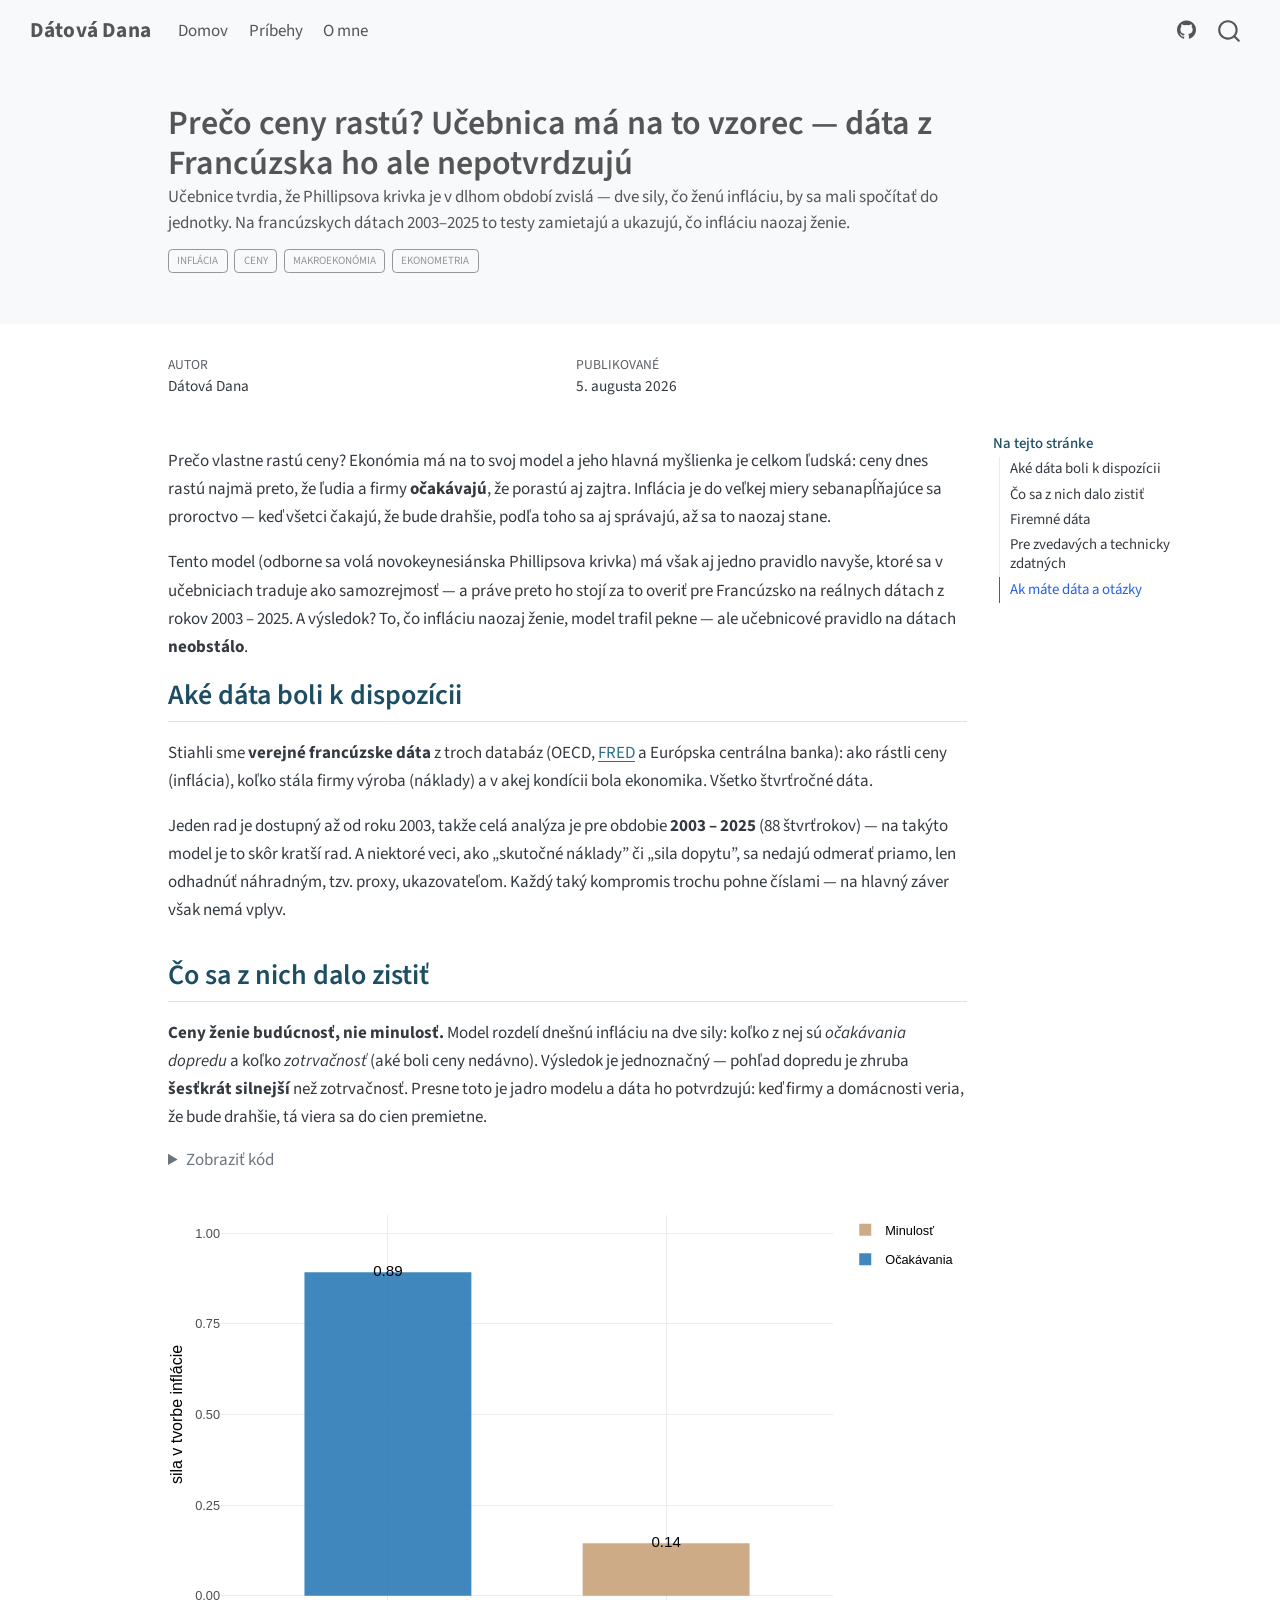
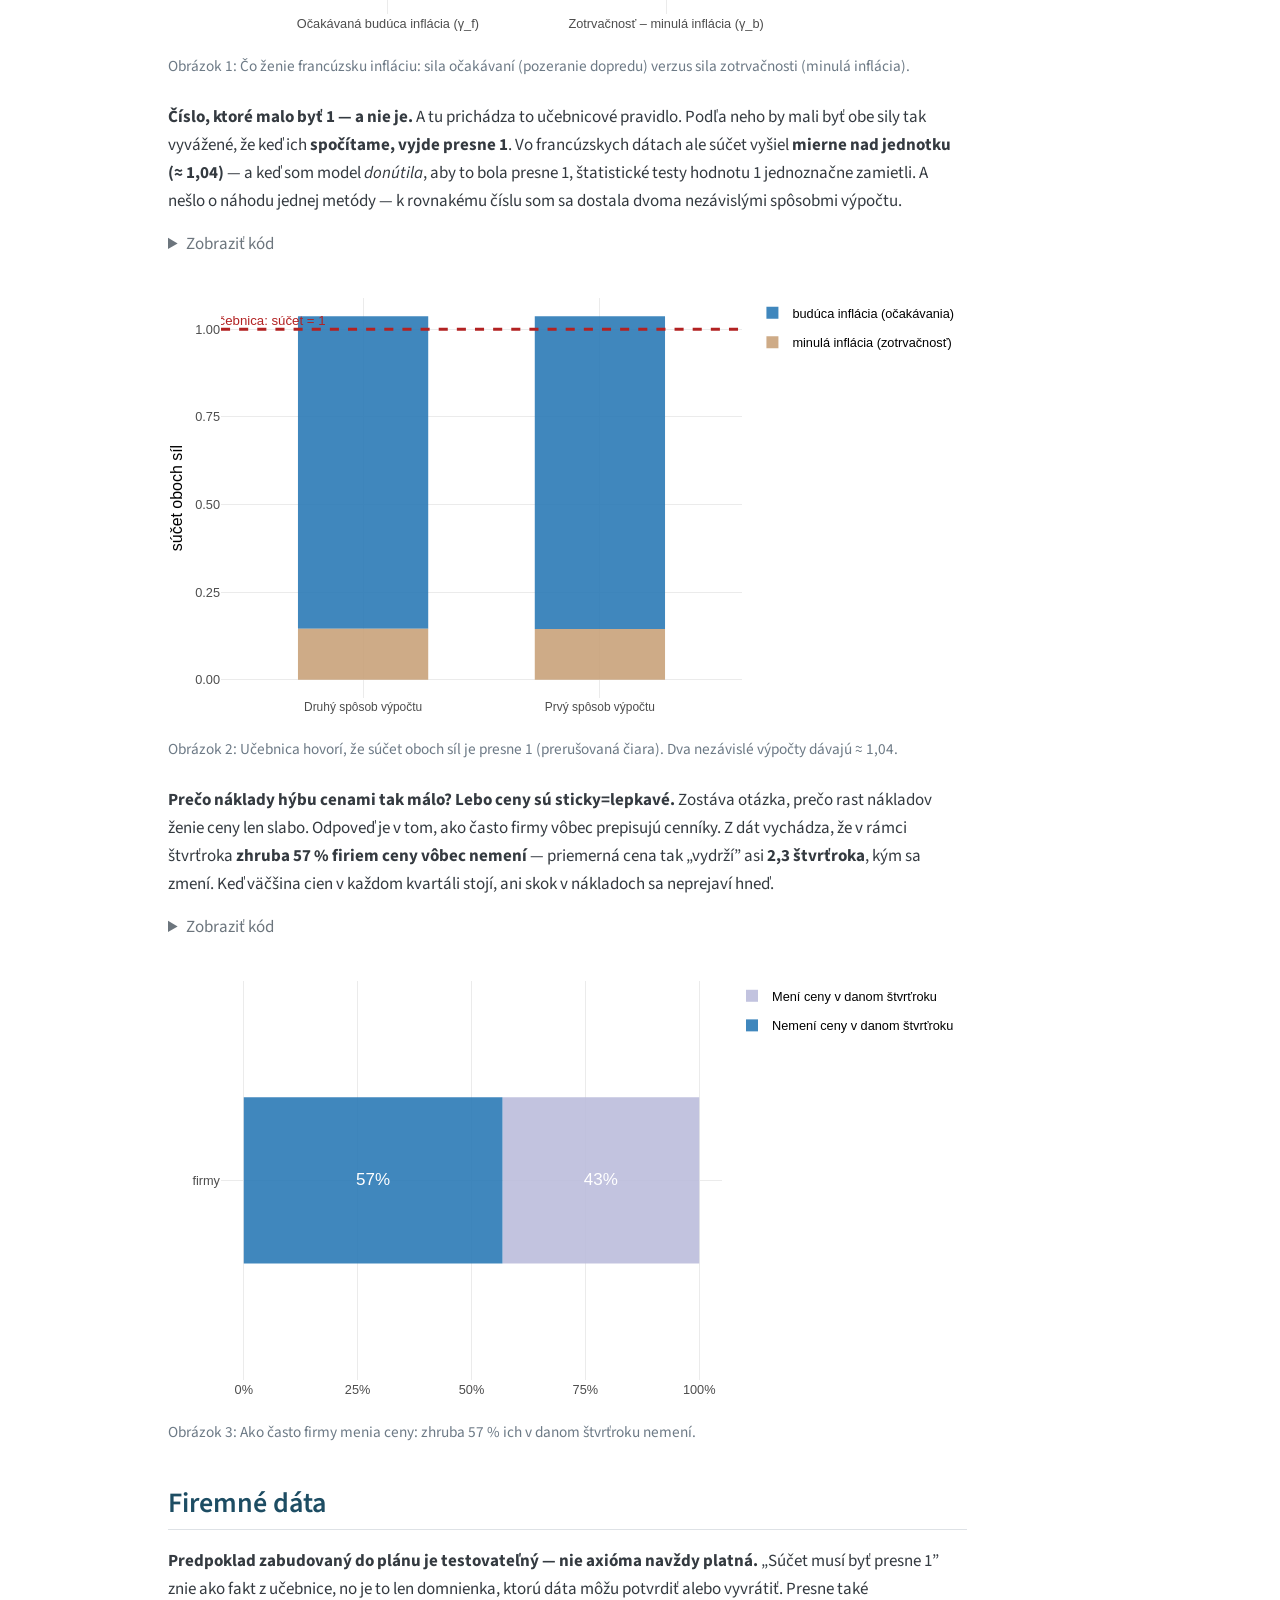
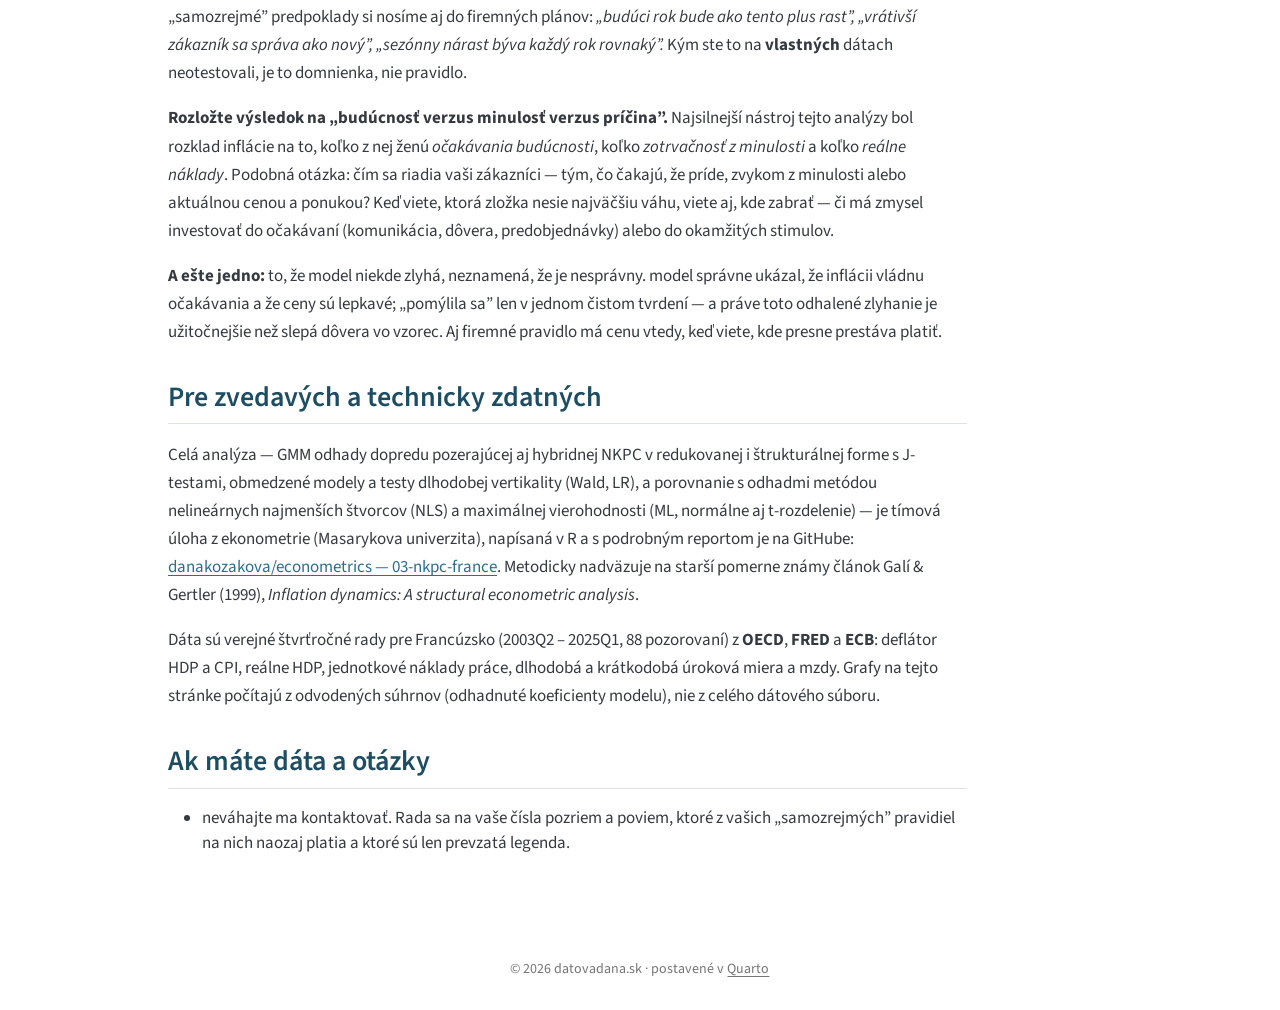
<file: docs/posts/nkpc-france/index.html>
<!DOCTYPE html>
<html xmlns="http://www.w3.org/1999/xhtml" lang="sk" xml:lang="sk"><head>

<meta charset="utf-8">
<meta name="generator" content="quarto-1.5.57">

<meta name="viewport" content="width=device-width, initial-scale=1.0, user-scalable=yes">

<meta name="author" content="Dátová Dana">
<meta name="description" content="Učebnice tvrdia, že Phillipsova krivka je v dlhom období zvislá — dve sily, čo ženú infláciu, by sa mali spočítať do jednotky. Na francúzskych dátach 2003–2025 to testy zamietajú a ukazujú, čo infláciu naozaj ženie.">

<title>Prečo ceny rastú? Učebnica má na to vzorec — dáta z Francúzska ho ale nepotvrdzujú – Dátová Dana</title>
<style>
code{white-space: pre-wrap;}
span.smallcaps{font-variant: small-caps;}
div.columns{display: flex; gap: min(4vw, 1.5em);}
div.column{flex: auto; overflow-x: auto;}
div.hanging-indent{margin-left: 1.5em; text-indent: -1.5em;}
ul.task-list{list-style: none;}
ul.task-list li input[type="checkbox"] {
  width: 0.8em;
  margin: 0 0.8em 0.2em -1em; /* quarto-specific, see https://github.com/quarto-dev/quarto-cli/issues/4556 */ 
  vertical-align: middle;
}
/* CSS for syntax highlighting */
pre > code.sourceCode { white-space: pre; position: relative; }
pre > code.sourceCode > span { line-height: 1.25; }
pre > code.sourceCode > span:empty { height: 1.2em; }
.sourceCode { overflow: visible; }
code.sourceCode > span { color: inherit; text-decoration: inherit; }
div.sourceCode { margin: 1em 0; }
pre.sourceCode { margin: 0; }
@media screen {
div.sourceCode { overflow: auto; }
}
@media print {
pre > code.sourceCode { white-space: pre-wrap; }
pre > code.sourceCode > span { display: inline-block; text-indent: -5em; padding-left: 5em; }
}
pre.numberSource code
  { counter-reset: source-line 0; }
pre.numberSource code > span
  { position: relative; left: -4em; counter-increment: source-line; }
pre.numberSource code > span > a:first-child::before
  { content: counter(source-line);
    position: relative; left: -1em; text-align: right; vertical-align: baseline;
    border: none; display: inline-block;
    -webkit-touch-callout: none; -webkit-user-select: none;
    -khtml-user-select: none; -moz-user-select: none;
    -ms-user-select: none; user-select: none;
    padding: 0 4px; width: 4em;
  }
pre.numberSource { margin-left: 3em;  padding-left: 4px; }
div.sourceCode
  {   }
@media screen {
pre > code.sourceCode > span > a:first-child::before { text-decoration: underline; }
}
</style>


<script src="../../site_libs/quarto-nav/quarto-nav.js"></script>
<script src="../../site_libs/quarto-nav/headroom.min.js"></script>
<script src="../../site_libs/clipboard/clipboard.min.js"></script>
<script src="../../site_libs/quarto-search/autocomplete.umd.js"></script>
<script src="../../site_libs/quarto-search/fuse.min.js"></script>
<script src="../../site_libs/quarto-search/quarto-search.js"></script>
<meta name="quarto:offset" content="../../">
<link href="../../favicon.ico" rel="icon">
<script src="../../site_libs/quarto-html/quarto.js"></script>
<script src="../../site_libs/quarto-html/popper.min.js"></script>
<script src="../../site_libs/quarto-html/tippy.umd.min.js"></script>
<script src="../../site_libs/quarto-html/anchor.min.js"></script>
<link href="../../site_libs/quarto-html/tippy.css" rel="stylesheet">
<link href="../../site_libs/quarto-html/quarto-syntax-highlighting.css" rel="stylesheet" id="quarto-text-highlighting-styles">
<script src="../../site_libs/bootstrap/bootstrap.min.js"></script>
<link href="../../site_libs/bootstrap/bootstrap-icons.css" rel="stylesheet">
<link href="../../site_libs/bootstrap/bootstrap.min.css" rel="stylesheet" id="quarto-bootstrap" data-mode="light">
<script id="quarto-search-options" type="application/json">{
  "location": "navbar",
  "copy-button": false,
  "collapse-after": 3,
  "panel-placement": "end",
  "type": "overlay",
  "limit": 50,
  "keyboard-shortcut": [
    "f",
    "/",
    "s"
  ],
  "show-item-context": false,
  "language": {
    "search-no-results-text": "Žiadne výsledky",
    "search-matching-documents-text": "zhodné dokumenty",
    "search-copy-link-title": "Skopírovať odkaz pre vyhľadávanie",
    "search-hide-matches-text": "Skryť ďalšie výsledky",
    "search-more-match-text": "ďalší výsledok v tomto dokumente",
    "search-more-matches-text": "ďalších výsledkov v tomto dokumente",
    "search-clear-button-title": "Vymazať",
    "search-text-placeholder": "",
    "search-detached-cancel-button-title": "Zrušiť",
    "search-submit-button-title": "Odoslať",
    "search-label": "Hľadať"
  }
}</script>
<link href="../../site_libs/htmltools-fill-0.5.8.1/fill.css" rel="stylesheet">

<script src="../../site_libs/htmlwidgets-1.6.4/htmlwidgets.js"></script>

<script src="../../site_libs/plotly-binding-4.12.1/plotly.js"></script>

<script src="../../site_libs/typedarray-0.1/typedarray.min.js"></script>

<script src="../../site_libs/jquery-3.5.1/jquery.min.js"></script>

<link href="../../site_libs/crosstalk-1.2.2/css/crosstalk.min.css" rel="stylesheet">

<script src="../../site_libs/crosstalk-1.2.2/js/crosstalk.min.js"></script>

<link href="../../site_libs/plotly-htmlwidgets-css-2.25.2/plotly-htmlwidgets.css" rel="stylesheet">

<script src="../../site_libs/plotly-main-2.25.2/plotly-latest.min.js"></script>



<meta property="og:title" content="Prečo ceny rastú? Učebnica má na to vzorec — dáta z Francúzska ho ale nepotvrdzujú – Dátová Dana">
<meta property="og:description" content="Učebnice tvrdia, že Phillipsova krivka je v dlhom období zvislá — dve sily, čo ženú infláciu, by sa mali spočítať do jednotky. Na francúzskych dátach 2003–2025 to testy zamietajú a ukazujú, čo infláciu naozaj ženie.">
<meta property="og:image" content="https://datovadana.sk/posts/nkpc-france/images/nahlad.png">
<meta property="og:site_name" content="Dátová Dana">
<meta property="og:image:height" content="620">
<meta property="og:image:width" content="999">
<meta name="twitter:title" content="Prečo ceny rastú? Učebnica má na to vzorec — dáta z Francúzska ho ale nepotvrdzujú – Dátová Dana">
<meta name="twitter:description" content="Učebnice tvrdia, že Phillipsova krivka je v dlhom období zvislá — dve sily, čo ženú infláciu, by sa mali spočítať do jednotky. Na francúzskych dátach 2003–2025 to testy zamietajú a ukazujú, čo infláciu naozaj ženie.">
<meta name="twitter:image" content="https://datovadana.sk/posts/nkpc-france/images/nahlad.png">
<meta name="twitter:image-height" content="620">
<meta name="twitter:image-width" content="999">
<meta name="twitter:card" content="summary_large_image">
</head>

<body class="nav-fixed">

<div id="quarto-search-results"></div>
  <header id="quarto-header" class="headroom fixed-top quarto-banner">
    <nav class="navbar navbar-expand-lg " data-bs-theme="dark">
      <div class="navbar-container container-fluid">
      <div class="navbar-brand-container mx-auto">
    <a class="navbar-brand" href="../../index.html">
    <span class="navbar-title">Dátová Dana</span>
    </a>
  </div>
            <div id="quarto-search" class="" title="Hľadať"></div>
          <button class="navbar-toggler" type="button" data-bs-toggle="collapse" data-bs-target="#navbarCollapse" aria-controls="navbarCollapse" role="menu" aria-expanded="false" aria-label="Prepnúť navigáciu" onclick="if (window.quartoToggleHeadroom) { window.quartoToggleHeadroom(); }">
  <span class="navbar-toggler-icon"></span>
</button>
          <div class="collapse navbar-collapse" id="navbarCollapse">
            <ul class="navbar-nav navbar-nav-scroll me-auto">
  <li class="nav-item">
    <a class="nav-link" href="../../index.html"> 
<span class="menu-text">Domov</span></a>
  </li>  
  <li class="nav-item">
    <a class="nav-link" href="../../pribehy.html"> 
<span class="menu-text">Príbehy</span></a>
  </li>  
  <li class="nav-item">
    <a class="nav-link" href="../../about.html"> 
<span class="menu-text">O mne</span></a>
  </li>  
</ul>
            <ul class="navbar-nav navbar-nav-scroll ms-auto">
  <li class="nav-item compact">
    <a class="nav-link" href="https://github.com/danakozakova"> <i class="bi bi-github" role="img" aria-label="GitHub">
</i> 
<span class="menu-text"></span></a>
  </li>  
</ul>
          </div> <!-- /navcollapse -->
            <div class="quarto-navbar-tools">
</div>
      </div> <!-- /container-fluid -->
    </nav>
</header>
<!-- content -->
<header id="title-block-header" class="quarto-title-block default page-columns page-full">
  <div class="quarto-title-banner page-columns page-full">
    <div class="quarto-title column-body">
      <h1 class="title">Prečo ceny rastú? Učebnica má na to vzorec — dáta z Francúzska ho ale nepotvrdzujú</h1>
                  <div>
        <div class="description">
          Učebnice tvrdia, že Phillipsova krivka je v dlhom období zvislá — dve sily, čo ženú infláciu, by sa mali spočítať do jednotky. Na francúzskych dátach 2003–2025 to testy zamietajú a ukazujú, čo infláciu naozaj ženie.
        </div>
      </div>
                          <div class="quarto-categories">
                <div class="quarto-category">inflácia</div>
                <div class="quarto-category">ceny</div>
                <div class="quarto-category">makroekonómia</div>
                <div class="quarto-category">ekonometria</div>
              </div>
                  </div>
  </div>
    
  
  <div class="quarto-title-meta">

      <div>
      <div class="quarto-title-meta-heading">Autor</div>
      <div class="quarto-title-meta-contents">
               <p>Dátová Dana </p>
            </div>
    </div>
      
      <div>
      <div class="quarto-title-meta-heading">Publikované</div>
      <div class="quarto-title-meta-contents">
        <p class="date">5. augusta 2026</p>
      </div>
    </div>
    
      
    </div>
    
  
  </header><div id="quarto-content" class="quarto-container page-columns page-rows-contents page-layout-article page-navbar">
<!-- sidebar -->
<!-- margin-sidebar -->
    <div id="quarto-margin-sidebar" class="sidebar margin-sidebar">
        <nav id="TOC" role="doc-toc" class="toc-active">
    <h2 id="toc-title">Na tejto stránke</h2>
   
  <ul>
  <li><a href="#aké-dáta-boli-k-dispozícii" id="toc-aké-dáta-boli-k-dispozícii" class="nav-link active" data-scroll-target="#aké-dáta-boli-k-dispozícii">Aké dáta boli k dispozícii</a></li>
  <li><a href="#čo-sa-z-nich-dalo-zistiť" id="toc-čo-sa-z-nich-dalo-zistiť" class="nav-link" data-scroll-target="#čo-sa-z-nich-dalo-zistiť">Čo sa z nich dalo zistiť</a></li>
  <li><a href="#firemné-dáta" id="toc-firemné-dáta" class="nav-link" data-scroll-target="#firemné-dáta">Firemné dáta</a></li>
  <li><a href="#pre-zvedavých-a-technicky-zdatných" id="toc-pre-zvedavých-a-technicky-zdatných" class="nav-link" data-scroll-target="#pre-zvedavých-a-technicky-zdatných">Pre zvedavých a technicky zdatných</a></li>
  <li><a href="#ak-máte-dáta-a-otázky" id="toc-ak-máte-dáta-a-otázky" class="nav-link" data-scroll-target="#ak-máte-dáta-a-otázky">Ak máte dáta a otázky</a></li>
  </ul>
</nav>
    </div>
<!-- main -->
<main class="content quarto-banner-title-block" id="quarto-document-content">





<p>Prečo vlastne rastú ceny? Ekonómia má na to svoj model a jeho hlavná myšlienka je celkom ľudská: ceny dnes rastú najmä preto, že ľudia a firmy <strong>očakávajú</strong>, že porastú aj zajtra. Inflácia je do veľkej miery sebanapĺňajúce sa proroctvo — keď všetci čakajú, že bude drahšie, podľa toho sa aj správajú, až sa to naozaj stane.</p>
<p>Tento model (odborne sa volá novokeynesiánska Phillipsova krivka) má však aj jedno pravidlo navyše, ktoré sa v učebniciach traduje ako samozrejmosť — a práve preto ho stojí za to overiť pre Francúzsko na reálnych dátach z rokov 2003 – 2025. A výsledok? To, čo infláciu naozaj ženie, model trafil pekne — ale učebnicové pravidlo na dátach <strong>neobstálo</strong>.</p>
<section id="aké-dáta-boli-k-dispozícii" class="level2">
<h2 class="anchored" data-anchor-id="aké-dáta-boli-k-dispozícii">Aké dáta boli k dispozícii</h2>
<p>Stiahli sme <strong>verejné francúzske dáta</strong> z troch databáz (OECD, <a href="https://fred.stlouisfed.org/">FRED</a> a Európska centrálna banka): ako rástli ceny (inflácia), koľko stála firmy výroba (náklady) a v akej kondícii bola ekonomika. Všetko štvrťročné dáta.</p>
<p>Jeden rad je dostupný až od roku 2003, takže celá analýza je pre obdobie <strong>2003 – 2025</strong> (88 štvrťrokov) — na takýto model je to skôr kratší rad. A niektoré veci, ako „skutočné náklady” či „sila dopytu”, sa nedajú odmerať priamo, len odhadnúť náhradným, tzv. proxy, ukazovateľom. Každý taký kompromis trochu pohne číslami — na hlavný záver však nemá vplyv.</p>
</section>
<section id="čo-sa-z-nich-dalo-zistiť" class="level2">
<h2 class="anchored" data-anchor-id="čo-sa-z-nich-dalo-zistiť">Čo sa z nich dalo zistiť</h2>
<p><strong>Ceny ženie budúcnosť, nie minulosť.</strong> Model rozdelí dnešnú infláciu na dve sily: koľko z nej sú <em>očakávania dopredu</em> a koľko <em>zotrvačnosť</em> (aké boli ceny nedávno). Výsledok je jednoznačný — pohľad dopredu je zhruba <strong>šesťkrát silnejší</strong> než zotrvačnosť. Presne toto je jadro modelu a dáta ho potvrdzujú: keď firmy a domácnosti veria, že bude drahšie, tá viera sa do cien premietne.</p>
<div class="cell">
<details class="code-fold">
<summary>Zobraziť kód</summary>
<div class="sourceCode cell-code" id="cb1"><pre class="sourceCode r code-with-copy"><code class="sourceCode r"><span id="cb1-1"><a href="#cb1-1" aria-hidden="true" tabindex="-1"></a>g1 <span class="ot">&lt;-</span> <span class="fu">ggplot</span>(drivers <span class="sc">|&gt;</span> <span class="fu">arrange</span>(poradie),</span>
<span id="cb1-2"><a href="#cb1-2" aria-hidden="true" tabindex="-1"></a>             <span class="fu">aes</span>(<span class="at">x =</span> <span class="fu">reorder</span>(faktor, <span class="sc">-</span>vaha), <span class="at">y =</span> vaha, <span class="at">fill =</span> typ)) <span class="sc">+</span></span>
<span id="cb1-3"><a href="#cb1-3" aria-hidden="true" tabindex="-1"></a>  <span class="fu">geom_col</span>(<span class="at">width =</span> <span class="fl">0.6</span>, <span class="at">alpha =</span> <span class="fl">0.9</span>) <span class="sc">+</span></span>
<span id="cb1-4"><a href="#cb1-4" aria-hidden="true" tabindex="-1"></a>  <span class="fu">geom_text</span>(<span class="fu">aes</span>(<span class="at">label =</span> <span class="fu">sprintf</span>(<span class="st">"%.2f"</span>, vaha)),</span>
<span id="cb1-5"><a href="#cb1-5" aria-hidden="true" tabindex="-1"></a>            <span class="at">vjust =</span> <span class="sc">-</span><span class="fl">0.4</span>, <span class="at">fontface =</span> <span class="st">"bold"</span>, <span class="at">size =</span> <span class="dv">4</span>) <span class="sc">+</span></span>
<span id="cb1-6"><a href="#cb1-6" aria-hidden="true" tabindex="-1"></a>  <span class="fu">scale_fill_manual</span>(<span class="at">values =</span> <span class="fu">c</span>(<span class="st">"Očakávania"</span> <span class="ot">=</span> <span class="st">"#2c7bb6"</span>, <span class="st">"Minulosť"</span> <span class="ot">=</span> <span class="st">"#c9a27b"</span>)) <span class="sc">+</span></span>
<span id="cb1-7"><a href="#cb1-7" aria-hidden="true" tabindex="-1"></a>  <span class="fu">labs</span>(<span class="at">x =</span> <span class="cn">NULL</span>, <span class="at">y =</span> <span class="st">"sila v tvorbe inflácie"</span>, <span class="at">fill =</span> <span class="cn">NULL</span>) <span class="sc">+</span></span>
<span id="cb1-8"><a href="#cb1-8" aria-hidden="true" tabindex="-1"></a>  <span class="fu">ylim</span>(<span class="dv">0</span>, <span class="dv">1</span>) <span class="sc">+</span></span>
<span id="cb1-9"><a href="#cb1-9" aria-hidden="true" tabindex="-1"></a>  <span class="fu">theme_minimal</span>(<span class="at">base_size =</span> <span class="dv">12</span>)</span>
<span id="cb1-10"><a href="#cb1-10" aria-hidden="true" tabindex="-1"></a><span class="fu">ggplotly</span>(g1, <span class="at">tooltip =</span> <span class="fu">c</span>(<span class="st">"y"</span>)) <span class="sc">|&gt;</span> <span class="fu">layout</span>(<span class="at">font =</span> <span class="fu">list</span>(<span class="at">family =</span> <span class="st">"sans-serif"</span>))</span></code><button title="Kopírovať do schránky" class="code-copy-button"><i class="bi"></i></button></pre></div>
</details>
<div id="fig-drivers" class="cell-output-display quarto-float quarto-figure quarto-figure-center anchored">
<figure class="quarto-float quarto-float-fig figure">
<div aria-describedby="fig-drivers-caption-0ceaefa1-69ba-4598-a22c-09a6ac19f8ca">
<div class="plotly html-widget html-fill-item" id="htmlwidget-270713050c19781f935d" style="width:100%;height:464px;"></div>
<script type="application/json" data-for="htmlwidget-270713050c19781f935d">{"x":{"data":[{"orientation":"v","width":0.59999999999999987,"base":0,"x":[2],"y":[0.14499999999999999],"text":"vaha: 0.145","type":"bar","textposition":"none","marker":{"autocolorscale":false,"color":"rgba(201,162,123,0.9)","line":{"width":1.8897637795275593,"color":"transparent"}},"name":"Minulosť","legendgroup":"Minulosť","showlegend":true,"xaxis":"x","yaxis":"y","hoverinfo":"text","frame":null},{"orientation":"v","width":0.60000000000000009,"base":0,"x":[1],"y":[0.89200000000000002],"text":"vaha: 0.892","type":"bar","textposition":"none","marker":{"autocolorscale":false,"color":"rgba(44,123,182,0.9)","line":{"width":1.8897637795275593,"color":"transparent"}},"name":"Očakávania","legendgroup":"Očakávania","showlegend":true,"xaxis":"x","yaxis":"y","hoverinfo":"text","frame":null},{"x":[2],"y":[0.14499999999999999],"text":"0.14","hovertext":"vaha: 0.145","textfont":{"size":15.118110236220474,"color":"rgba(0,0,0,1)"},"type":"scatter","mode":"text","hoveron":"points","name":"Minulosť","legendgroup":"Minulosť","showlegend":false,"xaxis":"x","yaxis":"y","hoverinfo":"text","frame":null},{"x":[1],"y":[0.89200000000000002],"text":"0.89","hovertext":"vaha: 0.892","textfont":{"size":15.118110236220474,"color":"rgba(0,0,0,1)"},"type":"scatter","mode":"text","hoveron":"points","name":"Očakávania","legendgroup":"Očakávania","showlegend":false,"xaxis":"x","yaxis":"y","hoverinfo":"text","frame":null}],"layout":{"margin":{"t":23.970112079701121,"r":7.9701120797011216,"b":24.707347447073481,"l":53.399750933997524},"paper_bgcolor":"rgba(255,255,255,1)","font":{"color":"rgba(0,0,0,1)","family":"sans-serif","size":15.940224159402243},"xaxis":{"domain":[0,1],"automargin":true,"type":"linear","autorange":false,"range":[0.40000000000000002,2.6000000000000001],"tickmode":"array","ticktext":["Očakávaná budúca inflácia (γ_f)","Zotrvačnosť – minulá inflácia (γ_b)"],"tickvals":[1,2],"categoryorder":"array","categoryarray":["Očakávaná budúca inflácia (γ_f)","Zotrvačnosť – minulá inflácia (γ_b)"],"nticks":null,"ticks":"","tickcolor":null,"ticklen":3.9850560398505608,"tickwidth":0,"showticklabels":true,"tickfont":{"color":"rgba(77,77,77,1)","family":"","size":12.7521793275218},"tickangle":-0,"showline":false,"linecolor":null,"linewidth":0,"showgrid":true,"gridcolor":"rgba(235,235,235,1)","gridwidth":0.72455564360919278,"zeroline":false,"anchor":"y","title":{"text":"","font":{"color":"rgba(0,0,0,1)","family":"","size":15.940224159402243}},"hoverformat":".2f"},"yaxis":{"domain":[0,1],"automargin":true,"type":"linear","autorange":false,"range":[-0.050000000000000003,1.05],"tickmode":"array","ticktext":["0.00","0.25","0.50","0.75","1.00"],"tickvals":[0,0.25,0.5,0.75,1],"categoryorder":"array","categoryarray":["0.00","0.25","0.50","0.75","1.00"],"nticks":null,"ticks":"","tickcolor":null,"ticklen":3.9850560398505608,"tickwidth":0,"showticklabels":true,"tickfont":{"color":"rgba(77,77,77,1)","family":"","size":12.7521793275218},"tickangle":-0,"showline":false,"linecolor":null,"linewidth":0,"showgrid":true,"gridcolor":"rgba(235,235,235,1)","gridwidth":0.72455564360919278,"zeroline":false,"anchor":"x","title":{"text":"sila v tvorbe inflácie","font":{"color":"rgba(0,0,0,1)","family":"","size":15.940224159402243}},"hoverformat":".2f"},"shapes":[],"showlegend":true,"legend":{"bgcolor":null,"bordercolor":null,"borderwidth":0,"font":{"color":"rgba(0,0,0,1)","family":"","size":12.7521793275218},"title":{"text":"","font":{"color":"rgba(0,0,0,1)","family":"","size":15.940224159402243}}},"hovermode":"closest","barmode":"relative"},"config":{"doubleClick":"reset","modeBarButtonsToAdd":["hoverclosest","hovercompare"],"showSendToCloud":false},"source":"A","attrs":{"3c0c678539d2":{"x":{},"y":{},"fill":{},"type":"bar"},"3c0c5c312474":{"x":{},"y":{},"fill":{},"label":{}}},"cur_data":"3c0c678539d2","visdat":{"3c0c678539d2":["function (y) ","x"],"3c0c5c312474":["function (y) ","x"]},"highlight":{"on":"plotly_click","persistent":false,"dynamic":false,"selectize":false,"opacityDim":0.20000000000000001,"selected":{"opacity":1},"debounce":0},"shinyEvents":["plotly_hover","plotly_click","plotly_selected","plotly_relayout","plotly_brushed","plotly_brushing","plotly_clickannotation","plotly_doubleclick","plotly_deselect","plotly_afterplot","plotly_sunburstclick"],"base_url":"https://plot.ly"},"evals":[],"jsHooks":[]}</script>
</div>
<figcaption class="quarto-float-caption-bottom quarto-float-caption quarto-float-fig" id="fig-drivers-caption-0ceaefa1-69ba-4598-a22c-09a6ac19f8ca">
Obrázok&nbsp;1: Čo ženie francúzsku infláciu: sila očakávaní (pozeranie dopredu) verzus sila zotrvačnosti (minulá inflácia).
</figcaption>
</figure>
</div>
</div>
<p><strong>Číslo, ktoré malo byť 1 — a nie je.</strong> A tu prichádza to učebnicové pravidlo. Podľa neho by mali byť obe sily tak vyvážené, že keď ich <strong>spočítame, vyjde presne 1</strong>. Vo francúzskych dátach ale súčet vyšiel <strong>mierne nad jednotku (≈ 1,04)</strong> — a keď som model <em>donútila</em>, aby to bola presne 1, štatistické testy hodnotu 1 jednoznačne zamietli. A nešlo o náhodu jednej metódy — k rovnakému číslu som sa dostala dvoma nezávislými spôsobmi výpočtu.</p>
<div class="cell">
<details class="code-fold">
<summary>Zobraziť kód</summary>
<div class="sourceCode cell-code" id="cb2"><pre class="sourceCode r code-with-copy"><code class="sourceCode r"><span id="cb2-1"><a href="#cb2-1" aria-hidden="true" tabindex="-1"></a>vlong <span class="ot">&lt;-</span> <span class="fu">bind_rows</span>(</span>
<span id="cb2-2"><a href="#cb2-2" aria-hidden="true" tabindex="-1"></a>  verticalita <span class="sc">|&gt;</span> <span class="fu">transmute</span>(model, <span class="at">zlozka =</span> <span class="st">"budúca inflácia (očakávania)"</span>, <span class="at">hodnota =</span> gamma_f),</span>
<span id="cb2-3"><a href="#cb2-3" aria-hidden="true" tabindex="-1"></a>  verticalita <span class="sc">|&gt;</span> <span class="fu">transmute</span>(model, <span class="at">zlozka =</span> <span class="st">"minulá inflácia (zotrvačnosť)"</span>, <span class="at">hodnota =</span> gamma_b)</span>
<span id="cb2-4"><a href="#cb2-4" aria-hidden="true" tabindex="-1"></a>)</span>
<span id="cb2-5"><a href="#cb2-5" aria-hidden="true" tabindex="-1"></a>g2 <span class="ot">&lt;-</span> <span class="fu">ggplot</span>(vlong, <span class="fu">aes</span>(<span class="at">x =</span> model, <span class="at">y =</span> hodnota, <span class="at">fill =</span> zlozka)) <span class="sc">+</span></span>
<span id="cb2-6"><a href="#cb2-6" aria-hidden="true" tabindex="-1"></a>  <span class="fu">geom_col</span>(<span class="at">width =</span> <span class="fl">0.55</span>, <span class="at">alpha =</span> <span class="fl">0.9</span>) <span class="sc">+</span></span>
<span id="cb2-7"><a href="#cb2-7" aria-hidden="true" tabindex="-1"></a>  <span class="fu">geom_hline</span>(<span class="at">yintercept =</span> <span class="dv">1</span>, <span class="at">linetype =</span> <span class="st">"dashed"</span>, <span class="at">colour =</span> <span class="st">"firebrick"</span>, <span class="at">linewidth =</span> <span class="fl">0.8</span>) <span class="sc">+</span></span>
<span id="cb2-8"><a href="#cb2-8" aria-hidden="true" tabindex="-1"></a>  <span class="fu">annotate</span>(<span class="st">"text"</span>, <span class="at">x =</span> <span class="fl">0.6</span>, <span class="at">y =</span> <span class="fl">1.02</span>, <span class="at">label =</span> <span class="st">"učebnica: súčet = 1"</span>,</span>
<span id="cb2-9"><a href="#cb2-9" aria-hidden="true" tabindex="-1"></a>           <span class="at">colour =</span> <span class="st">"firebrick"</span>, <span class="at">hjust =</span> <span class="dv">0</span>, <span class="at">size =</span> <span class="fl">3.5</span>) <span class="sc">+</span></span>
<span id="cb2-10"><a href="#cb2-10" aria-hidden="true" tabindex="-1"></a>  <span class="fu">scale_fill_manual</span>(<span class="at">values =</span> <span class="fu">c</span>(<span class="st">"budúca inflácia (očakávania)"</span> <span class="ot">=</span> <span class="st">"#2c7bb6"</span>,</span>
<span id="cb2-11"><a href="#cb2-11" aria-hidden="true" tabindex="-1"></a>                               <span class="st">"minulá inflácia (zotrvačnosť)"</span> <span class="ot">=</span> <span class="st">"#c9a27b"</span>)) <span class="sc">+</span></span>
<span id="cb2-12"><a href="#cb2-12" aria-hidden="true" tabindex="-1"></a>  <span class="fu">labs</span>(<span class="at">x =</span> <span class="cn">NULL</span>, <span class="at">y =</span> <span class="st">"súčet oboch síl"</span>, <span class="at">fill =</span> <span class="cn">NULL</span>) <span class="sc">+</span></span>
<span id="cb2-13"><a href="#cb2-13" aria-hidden="true" tabindex="-1"></a>  <span class="fu">theme_minimal</span>(<span class="at">base_size =</span> <span class="dv">12</span>) <span class="sc">+</span></span>
<span id="cb2-14"><a href="#cb2-14" aria-hidden="true" tabindex="-1"></a>  <span class="fu">theme</span>(<span class="at">axis.text.x =</span> <span class="fu">element_text</span>(<span class="at">size =</span> <span class="dv">9</span>))</span>
<span id="cb2-15"><a href="#cb2-15" aria-hidden="true" tabindex="-1"></a><span class="fu">ggplotly</span>(g2, <span class="at">tooltip =</span> <span class="fu">c</span>(<span class="st">"fill"</span>, <span class="st">"y"</span>)) <span class="sc">|&gt;</span> <span class="fu">layout</span>(<span class="at">font =</span> <span class="fu">list</span>(<span class="at">family =</span> <span class="st">"sans-serif"</span>))</span></code><button title="Kopírovať do schránky" class="code-copy-button"><i class="bi"></i></button></pre></div>
</details>
<div id="fig-verticalita" class="cell-output-display quarto-float quarto-figure quarto-figure-center anchored">
<figure class="quarto-float quarto-float-fig figure">
<div aria-describedby="fig-verticalita-caption-0ceaefa1-69ba-4598-a22c-09a6ac19f8ca">
<div class="plotly html-widget html-fill-item" id="htmlwidget-95e93c674974d674f45c" style="width:100%;height:464px;"></div>
<script type="application/json" data-for="htmlwidget-95e93c674974d674f45c">{"x":{"data":[{"orientation":"v","width":[0.54999999999999982,0.54999999999999993],"base":[0.14499999999999999,0.14530000000000001],"x":[2,1],"y":[0.8919999999999999,0.89159999999999995],"text":["hodnota: 0.8920<br />zlozka: budúca inflácia (očakávania)","hodnota: 0.8916<br />zlozka: budúca inflácia (očakávania)"],"type":"bar","textposition":"none","marker":{"autocolorscale":false,"color":"rgba(44,123,182,0.9)","line":{"width":1.8897637795275593,"color":"transparent"}},"name":"budúca inflácia (očakávania)","legendgroup":"budúca inflácia (očakávania)","showlegend":true,"xaxis":"x","yaxis":"y","hoverinfo":"text","frame":null},{"orientation":"v","width":[0.54999999999999982,0.54999999999999993],"base":[0,0],"x":[2,1],"y":[0.14499999999999999,0.14530000000000001],"text":["hodnota: 0.1450<br />zlozka: minulá inflácia (zotrvačnosť)","hodnota: 0.1453<br />zlozka: minulá inflácia (zotrvačnosť)"],"type":"bar","textposition":"none","marker":{"autocolorscale":false,"color":"rgba(201,162,123,0.9)","line":{"width":1.8897637795275593,"color":"transparent"}},"name":"minulá inflácia (zotrvačnosť)","legendgroup":"minulá inflácia (zotrvačnosť)","showlegend":true,"xaxis":"x","yaxis":"y","hoverinfo":"text","frame":null},{"x":[0.40000000000000002,2.6000000000000001],"y":[1,1],"text":"","type":"scatter","mode":"lines","line":{"width":3.0236220472440949,"color":"rgba(178,34,34,1)","dash":"dash"},"hoveron":"points","showlegend":false,"xaxis":"x","yaxis":"y","hoverinfo":"text","frame":null},{"x":[0.59999999999999998],"y":[1.02],"text":"učebnica: súčet = 1","hovertext":"y: 1.02","textfont":{"size":13.228346456692915,"color":"rgba(178,34,34,1)"},"type":"scatter","mode":"text","hoveron":"points","showlegend":false,"xaxis":"x","yaxis":"y","hoverinfo":"text","frame":null}],"layout":{"margin":{"t":23.970112079701121,"r":7.9701120797011216,"b":23.910336239103366,"l":53.399750933997524},"paper_bgcolor":"rgba(255,255,255,1)","font":{"color":"rgba(0,0,0,1)","family":"sans-serif","size":15.940224159402243},"xaxis":{"domain":[0,1],"automargin":true,"type":"linear","autorange":false,"range":[0.40000000000000002,2.6000000000000001],"tickmode":"array","ticktext":["Druhý spôsob výpočtu","Prvý spôsob výpočtu"],"tickvals":[1,2],"categoryorder":"array","categoryarray":["Druhý spôsob výpočtu","Prvý spôsob výpočtu"],"nticks":null,"ticks":"","tickcolor":null,"ticklen":3.9850560398505608,"tickwidth":0,"showticklabels":true,"tickfont":{"color":"rgba(77,77,77,1)","family":"","size":11.955168119551683},"tickangle":-0,"showline":false,"linecolor":null,"linewidth":0,"showgrid":true,"gridcolor":"rgba(235,235,235,1)","gridwidth":0.72455564360919278,"zeroline":false,"anchor":"y","title":{"text":"","font":{"color":"rgba(0,0,0,1)","family":"","size":15.940224159402243}},"hoverformat":".2f"},"yaxis":{"domain":[0,1],"automargin":true,"type":"linear","autorange":false,"range":[-0.05185,1.0888499999999999],"tickmode":"array","ticktext":["0.00","0.25","0.50","0.75","1.00"],"tickvals":[0,0.25,0.49999999999999994,0.74999999999999989,1],"categoryorder":"array","categoryarray":["0.00","0.25","0.50","0.75","1.00"],"nticks":null,"ticks":"","tickcolor":null,"ticklen":3.9850560398505608,"tickwidth":0,"showticklabels":true,"tickfont":{"color":"rgba(77,77,77,1)","family":"","size":12.7521793275218},"tickangle":-0,"showline":false,"linecolor":null,"linewidth":0,"showgrid":true,"gridcolor":"rgba(235,235,235,1)","gridwidth":0.72455564360919278,"zeroline":false,"anchor":"x","title":{"text":"súčet oboch síl","font":{"color":"rgba(0,0,0,1)","family":"","size":15.940224159402243}},"hoverformat":".2f"},"shapes":[],"showlegend":true,"legend":{"bgcolor":null,"bordercolor":null,"borderwidth":0,"font":{"color":"rgba(0,0,0,1)","family":"","size":12.7521793275218},"title":{"text":"","font":{"color":"rgba(0,0,0,1)","family":"","size":15.940224159402243}}},"hovermode":"closest","barmode":"relative"},"config":{"doubleClick":"reset","modeBarButtonsToAdd":["hoverclosest","hovercompare"],"showSendToCloud":false},"source":"A","attrs":{"3c0c19176363":{"x":{},"y":{},"fill":{},"type":"bar"},"3c0c71054c3b":{"yintercept":{}},"3c0c113555a3":{"x":{},"y":{}}},"cur_data":"3c0c19176363","visdat":{"3c0c19176363":["function (y) ","x"],"3c0c71054c3b":["function (y) ","x"],"3c0c113555a3":["function (y) ","x"]},"highlight":{"on":"plotly_click","persistent":false,"dynamic":false,"selectize":false,"opacityDim":0.20000000000000001,"selected":{"opacity":1},"debounce":0},"shinyEvents":["plotly_hover","plotly_click","plotly_selected","plotly_relayout","plotly_brushed","plotly_brushing","plotly_clickannotation","plotly_doubleclick","plotly_deselect","plotly_afterplot","plotly_sunburstclick"],"base_url":"https://plot.ly"},"evals":[],"jsHooks":[]}</script>
</div>
<figcaption class="quarto-float-caption-bottom quarto-float-caption quarto-float-fig" id="fig-verticalita-caption-0ceaefa1-69ba-4598-a22c-09a6ac19f8ca">
Obrázok&nbsp;2: Učebnica hovorí, že súčet oboch síl je presne 1 (prerušovaná čiara). Dva nezávislé výpočty dávajú ≈ 1,04.
</figcaption>
</figure>
</div>
</div>
<p><strong>Prečo náklady hýbu cenami tak málo? Lebo ceny sú sticky=lepkavé.</strong> Zostáva otázka, prečo rast nákladov ženie ceny len slabo. Odpoveď je v tom, ako často firmy vôbec prepisujú cenníky. Z dát vychádza, že v rámci štvrťroka <strong>zhruba 57 % firiem ceny vôbec nemení</strong> — priemerná cena tak „vydrží” asi <strong>2,3 štvrťroka</strong>, kým sa zmení. Keď väčšina cien v každom kvartáli stojí, ani skok v nákladoch sa neprejaví hneď.</p>
<div class="cell">
<details class="code-fold">
<summary>Zobraziť kód</summary>
<div class="sourceCode cell-code" id="cb3"><pre class="sourceCode r code-with-copy"><code class="sourceCode r"><span id="cb3-1"><a href="#cb3-1" aria-hidden="true" tabindex="-1"></a>rig <span class="ot">&lt;-</span> rigidita <span class="sc">|&gt;</span></span>
<span id="cb3-2"><a href="#cb3-2" aria-hidden="true" tabindex="-1"></a>  <span class="fu">mutate</span>(<span class="at">stav =</span> <span class="fu">factor</span>(stav, <span class="at">levels =</span> <span class="fu">c</span>(<span class="st">"Mení ceny v danom štvrťroku"</span>,</span>
<span id="cb3-3"><a href="#cb3-3" aria-hidden="true" tabindex="-1"></a>                                        <span class="st">"Nemení ceny v danom štvrťroku"</span>)))</span>
<span id="cb3-4"><a href="#cb3-4" aria-hidden="true" tabindex="-1"></a>g3 <span class="ot">&lt;-</span> <span class="fu">ggplot</span>(rig, <span class="fu">aes</span>(<span class="at">x =</span> <span class="st">"firmy"</span>, <span class="at">y =</span> podiel, <span class="at">fill =</span> stav)) <span class="sc">+</span></span>
<span id="cb3-5"><a href="#cb3-5" aria-hidden="true" tabindex="-1"></a>  <span class="fu">geom_col</span>(<span class="at">width =</span> <span class="fl">0.5</span>, <span class="at">alpha =</span> <span class="fl">0.9</span>) <span class="sc">+</span></span>
<span id="cb3-6"><a href="#cb3-6" aria-hidden="true" tabindex="-1"></a>  <span class="fu">geom_text</span>(<span class="fu">aes</span>(<span class="at">label =</span> scales<span class="sc">::</span><span class="fu">percent</span>(podiel, <span class="at">accuracy =</span> <span class="dv">1</span>)),</span>
<span id="cb3-7"><a href="#cb3-7" aria-hidden="true" tabindex="-1"></a>            <span class="at">position =</span> <span class="fu">position_stack</span>(<span class="at">vjust =</span> <span class="fl">0.5</span>),</span>
<span id="cb3-8"><a href="#cb3-8" aria-hidden="true" tabindex="-1"></a>            <span class="at">colour =</span> <span class="st">"white"</span>, <span class="at">fontface =</span> <span class="st">"bold"</span>, <span class="at">size =</span> <span class="fl">4.5</span>) <span class="sc">+</span></span>
<span id="cb3-9"><a href="#cb3-9" aria-hidden="true" tabindex="-1"></a>  <span class="fu">scale_fill_manual</span>(<span class="at">values =</span> <span class="fu">c</span>(<span class="st">"Nemení ceny v danom štvrťroku"</span> <span class="ot">=</span> <span class="st">"#2c7bb6"</span>,</span>
<span id="cb3-10"><a href="#cb3-10" aria-hidden="true" tabindex="-1"></a>                               <span class="st">"Mení ceny v danom štvrťroku"</span>   <span class="ot">=</span> <span class="st">"#bcbddc"</span>)) <span class="sc">+</span></span>
<span id="cb3-11"><a href="#cb3-11" aria-hidden="true" tabindex="-1"></a>  <span class="fu">scale_y_continuous</span>(<span class="at">labels =</span> scales<span class="sc">::</span>percent) <span class="sc">+</span></span>
<span id="cb3-12"><a href="#cb3-12" aria-hidden="true" tabindex="-1"></a>  <span class="fu">coord_flip</span>() <span class="sc">+</span></span>
<span id="cb3-13"><a href="#cb3-13" aria-hidden="true" tabindex="-1"></a>  <span class="fu">labs</span>(<span class="at">x =</span> <span class="cn">NULL</span>, <span class="at">y =</span> <span class="cn">NULL</span>, <span class="at">fill =</span> <span class="cn">NULL</span>) <span class="sc">+</span></span>
<span id="cb3-14"><a href="#cb3-14" aria-hidden="true" tabindex="-1"></a>  <span class="fu">theme_minimal</span>(<span class="at">base_size =</span> <span class="dv">12</span>)</span>
<span id="cb3-15"><a href="#cb3-15" aria-hidden="true" tabindex="-1"></a><span class="fu">ggplotly</span>(g3, <span class="at">tooltip =</span> <span class="fu">c</span>(<span class="st">"fill"</span>, <span class="st">"y"</span>)) <span class="sc">|&gt;</span> <span class="fu">layout</span>(<span class="at">font =</span> <span class="fu">list</span>(<span class="at">family =</span> <span class="st">"sans-serif"</span>))</span></code><button title="Kopírovať do schránky" class="code-copy-button"><i class="bi"></i></button></pre></div>
</details>
<div id="fig-rigidita" class="cell-output-display quarto-float quarto-figure quarto-figure-center anchored">
<figure class="quarto-float quarto-float-fig figure">
<div aria-describedby="fig-rigidita-caption-0ceaefa1-69ba-4598-a22c-09a6ac19f8ca">
<div class="plotly html-widget html-fill-item" id="htmlwidget-9cade5e1df8dbf61a365" style="width:100%;height:464px;"></div>
<script type="application/json" data-for="htmlwidget-9cade5e1df8dbf61a365">{"x":{"data":[{"orientation":"h","width":0.5,"base":0.56799999999999995,"x":[0.43200000000000005],"y":[1],"text":"podiel: 0.432<br />stav: Mení ceny v danom štvrťroku","type":"bar","textposition":"none","marker":{"autocolorscale":false,"color":"rgba(188,189,220,0.9)","line":{"width":1.8897637795275593,"color":"transparent"}},"name":"Mení ceny v danom štvrťroku","legendgroup":"Mení ceny v danom štvrťroku","showlegend":true,"xaxis":"x","yaxis":"y","hoverinfo":"text","frame":null},{"orientation":"h","width":0.5,"base":0,"x":[0.56799999999999995],"y":[1],"text":"podiel: 0.568<br />stav: Nemení ceny v danom štvrťroku","type":"bar","textposition":"none","marker":{"autocolorscale":false,"color":"rgba(44,123,182,0.9)","line":{"width":1.8897637795275593,"color":"transparent"}},"name":"Nemení ceny v danom štvrťroku","legendgroup":"Nemení ceny v danom štvrťroku","showlegend":true,"xaxis":"x","yaxis":"y","hoverinfo":"text","frame":null},{"x":[0.78400000000000003],"y":[1],"text":"43%","hovertext":"podiel: 0.432<br />stav: Mení ceny v danom štvrťroku","textfont":{"size":17.007874015748033,"color":"rgba(255,255,255,1)"},"type":"scatter","mode":"text","hoveron":"points","name":"Mení ceny v danom štvrťroku","legendgroup":"Mení ceny v danom štvrťroku","showlegend":false,"xaxis":"x","yaxis":"y","hoverinfo":"text","frame":null},{"x":[0.28399999999999997],"y":[1],"text":"57%","hovertext":"podiel: 0.568<br />stav: Nemení ceny v danom štvrťroku","textfont":{"size":17.007874015748033,"color":"rgba(255,255,255,1)"},"type":"scatter","mode":"text","hoveron":"points","name":"Nemení ceny v danom štvrťroku","legendgroup":"Nemení ceny v danom štvrťroku","showlegend":false,"xaxis":"x","yaxis":"y","hoverinfo":"text","frame":null}],"layout":{"margin":{"t":23.970112079701121,"r":7.9701120797011216,"b":24.707347447073481,"l":43.835616438356183},"paper_bgcolor":"rgba(255,255,255,1)","font":{"color":"rgba(0,0,0,1)","family":"sans-serif","size":15.940224159402243},"xaxis":{"domain":[0,1],"automargin":true,"type":"linear","autorange":false,"range":[-0.050000000000000003,1.05],"tickmode":"array","ticktext":["0%","25%","50%","75%","100%"],"tickvals":[0,0.25,0.5,0.75,1],"categoryorder":"array","categoryarray":["0%","25%","50%","75%","100%"],"nticks":null,"ticks":"","tickcolor":null,"ticklen":3.9850560398505608,"tickwidth":0,"showticklabels":true,"tickfont":{"color":"rgba(77,77,77,1)","family":"","size":12.7521793275218},"tickangle":-0,"showline":false,"linecolor":null,"linewidth":0,"showgrid":true,"gridcolor":"rgba(235,235,235,1)","gridwidth":0.72455564360919278,"zeroline":false,"anchor":"y","title":{"text":"","font":{"color":"rgba(0,0,0,1)","family":"","size":15.940224159402243}},"hoverformat":".2f"},"yaxis":{"domain":[0,1],"automargin":true,"type":"linear","autorange":false,"range":[0.40000000000000002,1.6000000000000001],"tickmode":"array","ticktext":["firmy"],"tickvals":[1],"categoryorder":"array","categoryarray":["firmy"],"nticks":null,"ticks":"","tickcolor":null,"ticklen":3.9850560398505608,"tickwidth":0,"showticklabels":true,"tickfont":{"color":"rgba(77,77,77,1)","family":"","size":12.7521793275218},"tickangle":-0,"showline":false,"linecolor":null,"linewidth":0,"showgrid":true,"gridcolor":"rgba(235,235,235,1)","gridwidth":0.72455564360919278,"zeroline":false,"anchor":"x","title":{"text":"","font":{"color":"rgba(0,0,0,1)","family":"","size":15.940224159402243}},"hoverformat":".2f"},"shapes":[],"showlegend":true,"legend":{"bgcolor":null,"bordercolor":null,"borderwidth":0,"font":{"color":"rgba(0,0,0,1)","family":"","size":12.7521793275218},"title":{"text":"","font":{"color":"rgba(0,0,0,1)","family":"","size":15.940224159402243}}},"hovermode":"closest","barmode":"relative"},"config":{"doubleClick":"reset","modeBarButtonsToAdd":["hoverclosest","hovercompare"],"showSendToCloud":false},"source":"A","attrs":{"3c0c79ed1701":{"x":{},"y":{},"fill":{},"type":"bar"},"3c0cd2e2696":{"x":{},"y":{},"fill":{},"label":{}}},"cur_data":"3c0c79ed1701","visdat":{"3c0c79ed1701":["function (y) ","x"],"3c0cd2e2696":["function (y) ","x"]},"highlight":{"on":"plotly_click","persistent":false,"dynamic":false,"selectize":false,"opacityDim":0.20000000000000001,"selected":{"opacity":1},"debounce":0},"shinyEvents":["plotly_hover","plotly_click","plotly_selected","plotly_relayout","plotly_brushed","plotly_brushing","plotly_clickannotation","plotly_doubleclick","plotly_deselect","plotly_afterplot","plotly_sunburstclick"],"base_url":"https://plot.ly"},"evals":[],"jsHooks":[]}</script>
</div>
<figcaption class="quarto-float-caption-bottom quarto-float-caption quarto-float-fig" id="fig-rigidita-caption-0ceaefa1-69ba-4598-a22c-09a6ac19f8ca">
Obrázok&nbsp;3: Ako často firmy menia ceny: zhruba 57 % ich v danom štvrťroku nemení.
</figcaption>
</figure>
</div>
</div>
</section>
<section id="firemné-dáta" class="level2">
<h2 class="anchored" data-anchor-id="firemné-dáta">Firemné dáta</h2>
<p><strong>Predpoklad zabudovaný do plánu je testovateľný — nie axióma navždy platná.</strong> „Súčet musí byť presne 1” znie ako fakt z učebnice, no je to len domnienka, ktorú dáta môžu potvrdiť alebo vyvrátiť. Presne také „samozrejmé” predpoklady si nosíme aj do firemných plánov: <em>„budúci rok bude ako tento plus rast”, „vrátivší zákazník sa správa ako nový”, „sezónny nárast býva každý rok rovnaký”.</em> Kým ste to na <strong>vlastných</strong> dátach neotestovali, je to domnienka, nie pravidlo.</p>
<p><strong>Rozložte výsledok na „budúcnosť verzus minulosť verzus príčina”.</strong> Najsilnejší nástroj tejto analýzy bol rozklad inflácie na to, koľko z nej ženú <em>očakávania budúcnosti</em>, koľko <em>zotrvačnosť z minulosti</em> a koľko <em>reálne náklady</em>. Podobná otázka: čím sa riadia vaši zákazníci — tým, čo čakajú, že príde, zvykom z minulosti alebo aktuálnou cenou a ponukou? Keď viete, ktorá zložka nesie najväčšiu váhu, viete aj, kde zabrať — či má zmysel investovať do očakávaní (komunikácia, dôvera, predobjednávky) alebo do okamžitých stimulov.</p>
<p><strong>A ešte jedno:</strong> to, že model niekde zlyhá, neznamená, že je nesprávny. model správne ukázal, že inflácii vládnu očakávania a že ceny sú lepkavé; „pomýlila sa” len v jednom čistom tvrdení — a práve toto odhalené zlyhanie je užitočnejšie než slepá dôvera vo vzorec. Aj firemné pravidlo má cenu vtedy, keď viete, kde presne prestáva platiť.</p>
</section>
<section id="pre-zvedavých-a-technicky-zdatných" class="level2">
<h2 class="anchored" data-anchor-id="pre-zvedavých-a-technicky-zdatných">Pre zvedavých a technicky zdatných</h2>
<p>Celá analýza — GMM odhady dopredu pozerajúcej aj hybridnej NKPC v redukovanej i štrukturálnej forme s J-testami, obmedzené modely a testy dlhodobej vertikality (Wald, LR), a porovnanie s odhadmi metódou nelineárnych najmenších štvorcov (NLS) a maximálnej vierohodnosti (ML, normálne aj t-rozdelenie) — je tímová úloha z ekonometrie (Masarykova univerzita), napísaná v R a s podrobným reportom je na GitHube: <a href="https://github.com/danakozakova/econometrics/tree/main/03-nkpc-france">danakozakova/econometrics — 03-nkpc-france</a>. Metodicky nadväzuje na starší pomerne známy článok Galí &amp; Gertler (1999), <em>Inflation dynamics: A structural econometric analysis</em>.</p>
<p>Dáta sú verejné štvrťročné rady pre Francúzsko (2003Q2 – 2025Q1, 88 pozorovaní) z <strong>OECD</strong>, <strong>FRED</strong> a <strong>ECB</strong>: deflátor HDP a CPI, reálne HDP, jednotkové náklady práce, dlhodobá a krátkodobá úroková miera a mzdy. Grafy na tejto stránke počítajú z odvodených súhrnov (odhadnuté koeficienty modelu), nie z celého dátového súboru.</p>
</section>
<section id="ak-máte-dáta-a-otázky" class="level2">
<h2 class="anchored" data-anchor-id="ak-máte-dáta-a-otázky">Ak máte dáta a otázky</h2>
<ul>
<li>neváhajte ma kontaktovať. Rada sa na vaše čísla pozriem a poviem, ktoré z vašich „samozrejmých” pravidiel na nich naozaj platia a ktoré sú len prevzatá legenda.</li>
</ul>


</section>

</main> <!-- /main -->
<script id="quarto-html-after-body" type="application/javascript">
window.document.addEventListener("DOMContentLoaded", function (event) {
  const toggleBodyColorMode = (bsSheetEl) => {
    const mode = bsSheetEl.getAttribute("data-mode");
    const bodyEl = window.document.querySelector("body");
    if (mode === "dark") {
      bodyEl.classList.add("quarto-dark");
      bodyEl.classList.remove("quarto-light");
    } else {
      bodyEl.classList.add("quarto-light");
      bodyEl.classList.remove("quarto-dark");
    }
  }
  const toggleBodyColorPrimary = () => {
    const bsSheetEl = window.document.querySelector("link#quarto-bootstrap");
    if (bsSheetEl) {
      toggleBodyColorMode(bsSheetEl);
    }
  }
  toggleBodyColorPrimary();  
  const icon = "";
  const anchorJS = new window.AnchorJS();
  anchorJS.options = {
    placement: 'right',
    icon: icon
  };
  anchorJS.add('.anchored');
  const isCodeAnnotation = (el) => {
    for (const clz of el.classList) {
      if (clz.startsWith('code-annotation-')) {                     
        return true;
      }
    }
    return false;
  }
  const onCopySuccess = function(e) {
    // button target
    const button = e.trigger;
    // don't keep focus
    button.blur();
    // flash "checked"
    button.classList.add('code-copy-button-checked');
    var currentTitle = button.getAttribute("title");
    button.setAttribute("title", "Skopírované!");
    let tooltip;
    if (window.bootstrap) {
      button.setAttribute("data-bs-toggle", "tooltip");
      button.setAttribute("data-bs-placement", "left");
      button.setAttribute("data-bs-title", "Skopírované!");
      tooltip = new bootstrap.Tooltip(button, 
        { trigger: "manual", 
          customClass: "code-copy-button-tooltip",
          offset: [0, -8]});
      tooltip.show();    
    }
    setTimeout(function() {
      if (tooltip) {
        tooltip.hide();
        button.removeAttribute("data-bs-title");
        button.removeAttribute("data-bs-toggle");
        button.removeAttribute("data-bs-placement");
      }
      button.setAttribute("title", currentTitle);
      button.classList.remove('code-copy-button-checked');
    }, 1000);
    // clear code selection
    e.clearSelection();
  }
  const getTextToCopy = function(trigger) {
      const codeEl = trigger.previousElementSibling.cloneNode(true);
      for (const childEl of codeEl.children) {
        if (isCodeAnnotation(childEl)) {
          childEl.remove();
        }
      }
      return codeEl.innerText;
  }
  const clipboard = new window.ClipboardJS('.code-copy-button:not([data-in-quarto-modal])', {
    text: getTextToCopy
  });
  clipboard.on('success', onCopySuccess);
  if (window.document.getElementById('quarto-embedded-source-code-modal')) {
    // For code content inside modals, clipBoardJS needs to be initialized with a container option
    // TODO: Check when it could be a function (https://github.com/zenorocha/clipboard.js/issues/860)
    const clipboardModal = new window.ClipboardJS('.code-copy-button[data-in-quarto-modal]', {
      text: getTextToCopy,
      container: window.document.getElementById('quarto-embedded-source-code-modal')
    });
    clipboardModal.on('success', onCopySuccess);
  }
    var localhostRegex = new RegExp(/^(?:http|https):\/\/localhost\:?[0-9]*\//);
    var mailtoRegex = new RegExp(/^mailto:/);
      var filterRegex = new RegExp("https:\/\/datovadana\.sk");
    var isInternal = (href) => {
        return filterRegex.test(href) || localhostRegex.test(href) || mailtoRegex.test(href);
    }
    // Inspect non-navigation links and adorn them if external
 	var links = window.document.querySelectorAll('a[href]:not(.nav-link):not(.navbar-brand):not(.toc-action):not(.sidebar-link):not(.sidebar-item-toggle):not(.pagination-link):not(.no-external):not([aria-hidden]):not(.dropdown-item):not(.quarto-navigation-tool):not(.about-link)');
    for (var i=0; i<links.length; i++) {
      const link = links[i];
      if (!isInternal(link.href)) {
        // undo the damage that might have been done by quarto-nav.js in the case of
        // links that we want to consider external
        if (link.dataset.originalHref !== undefined) {
          link.href = link.dataset.originalHref;
        }
      }
    }
  function tippyHover(el, contentFn, onTriggerFn, onUntriggerFn) {
    const config = {
      allowHTML: true,
      maxWidth: 500,
      delay: 100,
      arrow: false,
      appendTo: function(el) {
          return el.parentElement;
      },
      interactive: true,
      interactiveBorder: 10,
      theme: 'quarto',
      placement: 'bottom-start',
    };
    if (contentFn) {
      config.content = contentFn;
    }
    if (onTriggerFn) {
      config.onTrigger = onTriggerFn;
    }
    if (onUntriggerFn) {
      config.onUntrigger = onUntriggerFn;
    }
    window.tippy(el, config); 
  }
  const noterefs = window.document.querySelectorAll('a[role="doc-noteref"]');
  for (var i=0; i<noterefs.length; i++) {
    const ref = noterefs[i];
    tippyHover(ref, function() {
      // use id or data attribute instead here
      let href = ref.getAttribute('data-footnote-href') || ref.getAttribute('href');
      try { href = new URL(href).hash; } catch {}
      const id = href.replace(/^#\/?/, "");
      const note = window.document.getElementById(id);
      if (note) {
        return note.innerHTML;
      } else {
        return "";
      }
    });
  }
  const xrefs = window.document.querySelectorAll('a.quarto-xref');
  const processXRef = (id, note) => {
    // Strip column container classes
    const stripColumnClz = (el) => {
      el.classList.remove("page-full", "page-columns");
      if (el.children) {
        for (const child of el.children) {
          stripColumnClz(child);
        }
      }
    }
    stripColumnClz(note)
    if (id === null || id.startsWith('sec-')) {
      // Special case sections, only their first couple elements
      const container = document.createElement("div");
      if (note.children && note.children.length > 2) {
        container.appendChild(note.children[0].cloneNode(true));
        for (let i = 1; i < note.children.length; i++) {
          const child = note.children[i];
          if (child.tagName === "P" && child.innerText === "") {
            continue;
          } else {
            container.appendChild(child.cloneNode(true));
            break;
          }
        }
        if (window.Quarto?.typesetMath) {
          window.Quarto.typesetMath(container);
        }
        return container.innerHTML
      } else {
        if (window.Quarto?.typesetMath) {
          window.Quarto.typesetMath(note);
        }
        return note.innerHTML;
      }
    } else {
      // Remove any anchor links if they are present
      const anchorLink = note.querySelector('a.anchorjs-link');
      if (anchorLink) {
        anchorLink.remove();
      }
      if (window.Quarto?.typesetMath) {
        window.Quarto.typesetMath(note);
      }
      // TODO in 1.5, we should make sure this works without a callout special case
      if (note.classList.contains("callout")) {
        return note.outerHTML;
      } else {
        return note.innerHTML;
      }
    }
  }
  for (var i=0; i<xrefs.length; i++) {
    const xref = xrefs[i];
    tippyHover(xref, undefined, function(instance) {
      instance.disable();
      let url = xref.getAttribute('href');
      let hash = undefined; 
      if (url.startsWith('#')) {
        hash = url;
      } else {
        try { hash = new URL(url).hash; } catch {}
      }
      if (hash) {
        const id = hash.replace(/^#\/?/, "");
        const note = window.document.getElementById(id);
        if (note !== null) {
          try {
            const html = processXRef(id, note.cloneNode(true));
            instance.setContent(html);
          } finally {
            instance.enable();
            instance.show();
          }
        } else {
          // See if we can fetch this
          fetch(url.split('#')[0])
          .then(res => res.text())
          .then(html => {
            const parser = new DOMParser();
            const htmlDoc = parser.parseFromString(html, "text/html");
            const note = htmlDoc.getElementById(id);
            if (note !== null) {
              const html = processXRef(id, note);
              instance.setContent(html);
            } 
          }).finally(() => {
            instance.enable();
            instance.show();
          });
        }
      } else {
        // See if we can fetch a full url (with no hash to target)
        // This is a special case and we should probably do some content thinning / targeting
        fetch(url)
        .then(res => res.text())
        .then(html => {
          const parser = new DOMParser();
          const htmlDoc = parser.parseFromString(html, "text/html");
          const note = htmlDoc.querySelector('main.content');
          if (note !== null) {
            // This should only happen for chapter cross references
            // (since there is no id in the URL)
            // remove the first header
            if (note.children.length > 0 && note.children[0].tagName === "HEADER") {
              note.children[0].remove();
            }
            const html = processXRef(null, note);
            instance.setContent(html);
          } 
        }).finally(() => {
          instance.enable();
          instance.show();
        });
      }
    }, function(instance) {
    });
  }
      let selectedAnnoteEl;
      const selectorForAnnotation = ( cell, annotation) => {
        let cellAttr = 'data-code-cell="' + cell + '"';
        let lineAttr = 'data-code-annotation="' +  annotation + '"';
        const selector = 'span[' + cellAttr + '][' + lineAttr + ']';
        return selector;
      }
      const selectCodeLines = (annoteEl) => {
        const doc = window.document;
        const targetCell = annoteEl.getAttribute("data-target-cell");
        const targetAnnotation = annoteEl.getAttribute("data-target-annotation");
        const annoteSpan = window.document.querySelector(selectorForAnnotation(targetCell, targetAnnotation));
        const lines = annoteSpan.getAttribute("data-code-lines").split(",");
        const lineIds = lines.map((line) => {
          return targetCell + "-" + line;
        })
        let top = null;
        let height = null;
        let parent = null;
        if (lineIds.length > 0) {
            //compute the position of the single el (top and bottom and make a div)
            const el = window.document.getElementById(lineIds[0]);
            top = el.offsetTop;
            height = el.offsetHeight;
            parent = el.parentElement.parentElement;
          if (lineIds.length > 1) {
            const lastEl = window.document.getElementById(lineIds[lineIds.length - 1]);
            const bottom = lastEl.offsetTop + lastEl.offsetHeight;
            height = bottom - top;
          }
          if (top !== null && height !== null && parent !== null) {
            // cook up a div (if necessary) and position it 
            let div = window.document.getElementById("code-annotation-line-highlight");
            if (div === null) {
              div = window.document.createElement("div");
              div.setAttribute("id", "code-annotation-line-highlight");
              div.style.position = 'absolute';
              parent.appendChild(div);
            }
            div.style.top = top - 2 + "px";
            div.style.height = height + 4 + "px";
            div.style.left = 0;
            let gutterDiv = window.document.getElementById("code-annotation-line-highlight-gutter");
            if (gutterDiv === null) {
              gutterDiv = window.document.createElement("div");
              gutterDiv.setAttribute("id", "code-annotation-line-highlight-gutter");
              gutterDiv.style.position = 'absolute';
              const codeCell = window.document.getElementById(targetCell);
              const gutter = codeCell.querySelector('.code-annotation-gutter');
              gutter.appendChild(gutterDiv);
            }
            gutterDiv.style.top = top - 2 + "px";
            gutterDiv.style.height = height + 4 + "px";
          }
          selectedAnnoteEl = annoteEl;
        }
      };
      const unselectCodeLines = () => {
        const elementsIds = ["code-annotation-line-highlight", "code-annotation-line-highlight-gutter"];
        elementsIds.forEach((elId) => {
          const div = window.document.getElementById(elId);
          if (div) {
            div.remove();
          }
        });
        selectedAnnoteEl = undefined;
      };
        // Handle positioning of the toggle
    window.addEventListener(
      "resize",
      throttle(() => {
        elRect = undefined;
        if (selectedAnnoteEl) {
          selectCodeLines(selectedAnnoteEl);
        }
      }, 10)
    );
    function throttle(fn, ms) {
    let throttle = false;
    let timer;
      return (...args) => {
        if(!throttle) { // first call gets through
            fn.apply(this, args);
            throttle = true;
        } else { // all the others get throttled
            if(timer) clearTimeout(timer); // cancel #2
            timer = setTimeout(() => {
              fn.apply(this, args);
              timer = throttle = false;
            }, ms);
        }
      };
    }
      // Attach click handler to the DT
      const annoteDls = window.document.querySelectorAll('dt[data-target-cell]');
      for (const annoteDlNode of annoteDls) {
        annoteDlNode.addEventListener('click', (event) => {
          const clickedEl = event.target;
          if (clickedEl !== selectedAnnoteEl) {
            unselectCodeLines();
            const activeEl = window.document.querySelector('dt[data-target-cell].code-annotation-active');
            if (activeEl) {
              activeEl.classList.remove('code-annotation-active');
            }
            selectCodeLines(clickedEl);
            clickedEl.classList.add('code-annotation-active');
          } else {
            // Unselect the line
            unselectCodeLines();
            clickedEl.classList.remove('code-annotation-active');
          }
        });
      }
  const findCites = (el) => {
    const parentEl = el.parentElement;
    if (parentEl) {
      const cites = parentEl.dataset.cites;
      if (cites) {
        return {
          el,
          cites: cites.split(' ')
        };
      } else {
        return findCites(el.parentElement)
      }
    } else {
      return undefined;
    }
  };
  var bibliorefs = window.document.querySelectorAll('a[role="doc-biblioref"]');
  for (var i=0; i<bibliorefs.length; i++) {
    const ref = bibliorefs[i];
    const citeInfo = findCites(ref);
    if (citeInfo) {
      tippyHover(citeInfo.el, function() {
        var popup = window.document.createElement('div');
        citeInfo.cites.forEach(function(cite) {
          var citeDiv = window.document.createElement('div');
          citeDiv.classList.add('hanging-indent');
          citeDiv.classList.add('csl-entry');
          var biblioDiv = window.document.getElementById('ref-' + cite);
          if (biblioDiv) {
            citeDiv.innerHTML = biblioDiv.innerHTML;
          }
          popup.appendChild(citeDiv);
        });
        return popup.innerHTML;
      });
    }
  }
});
</script>
</div> <!-- /content -->
<footer class="footer">
  <div class="nav-footer">
    <div class="nav-footer-left">
      &nbsp;
    </div>   
    <div class="nav-footer-center">
<p>© 2026 datovadana.sk · postavené v <a href="https://quarto.org">Quarto</a></p>
</div>
    <div class="nav-footer-right">
      &nbsp;
    </div>
  </div>
</footer>




</body></html>
</file>
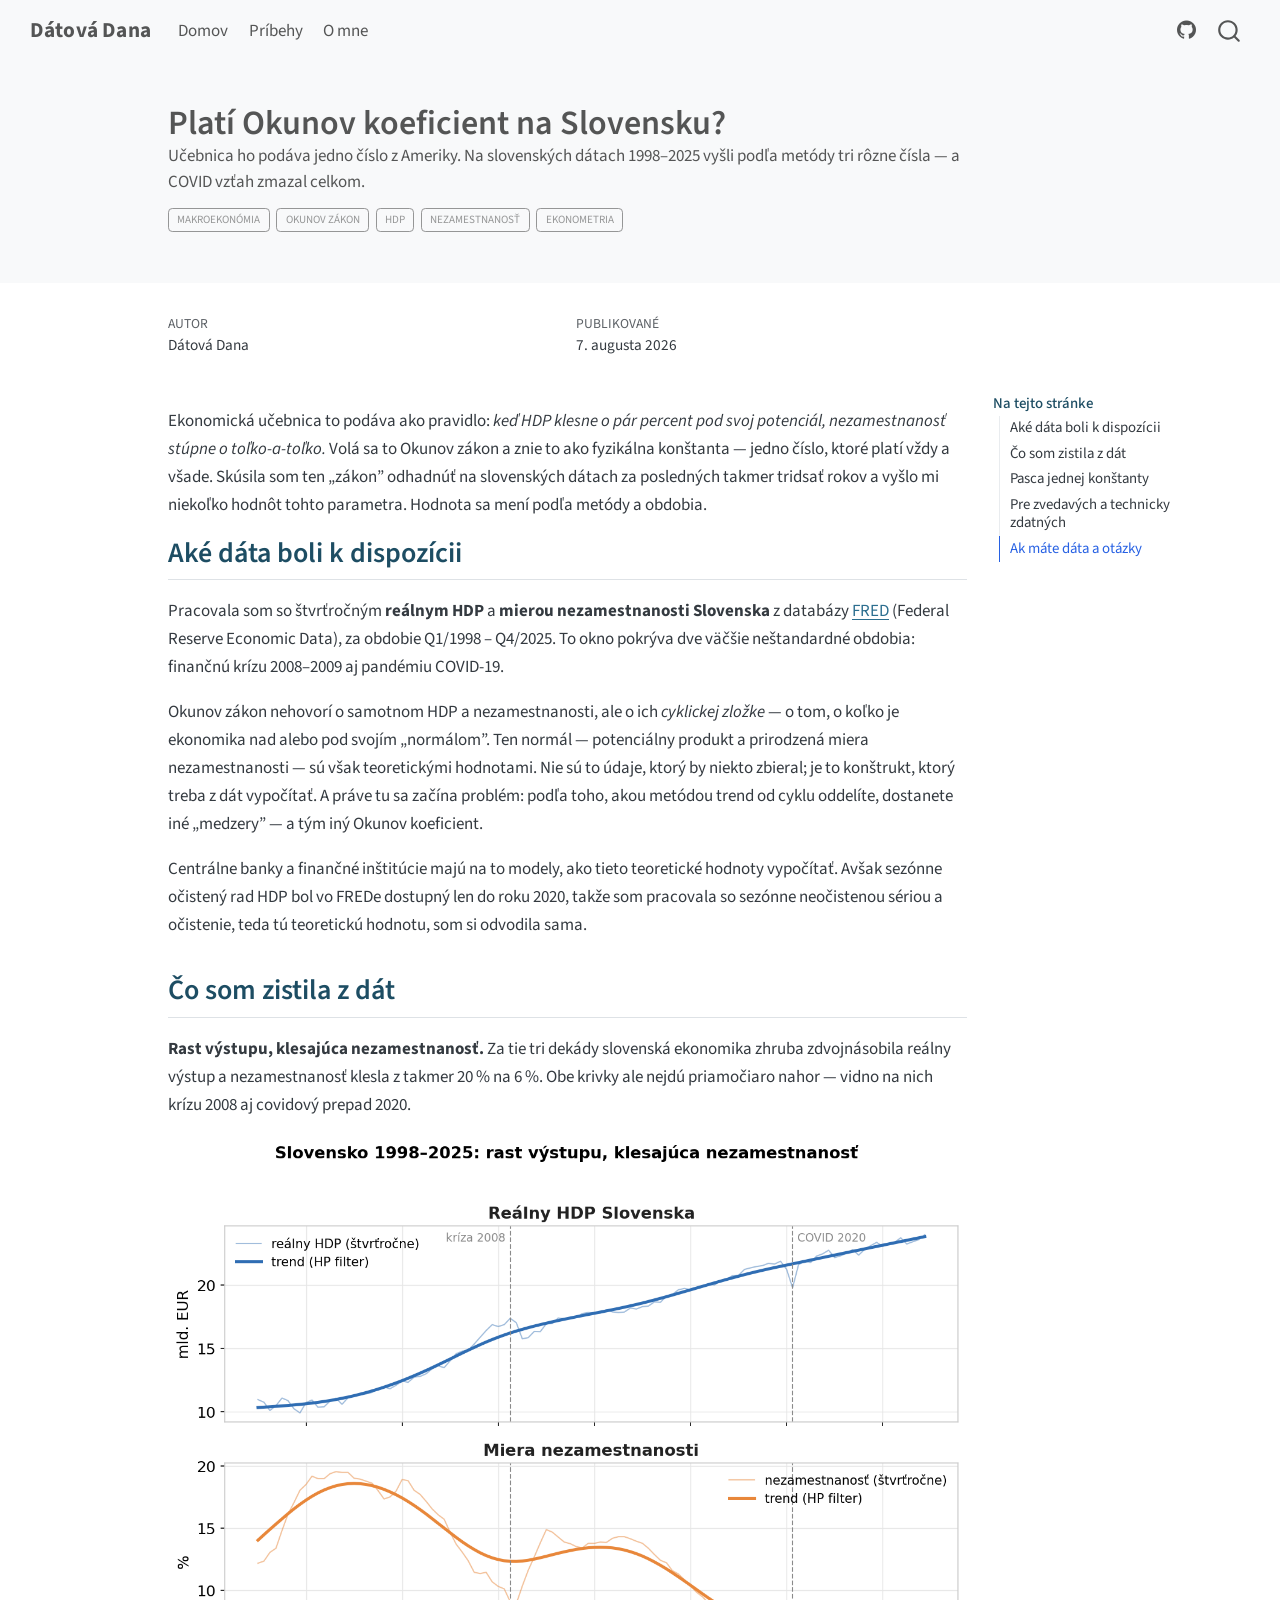
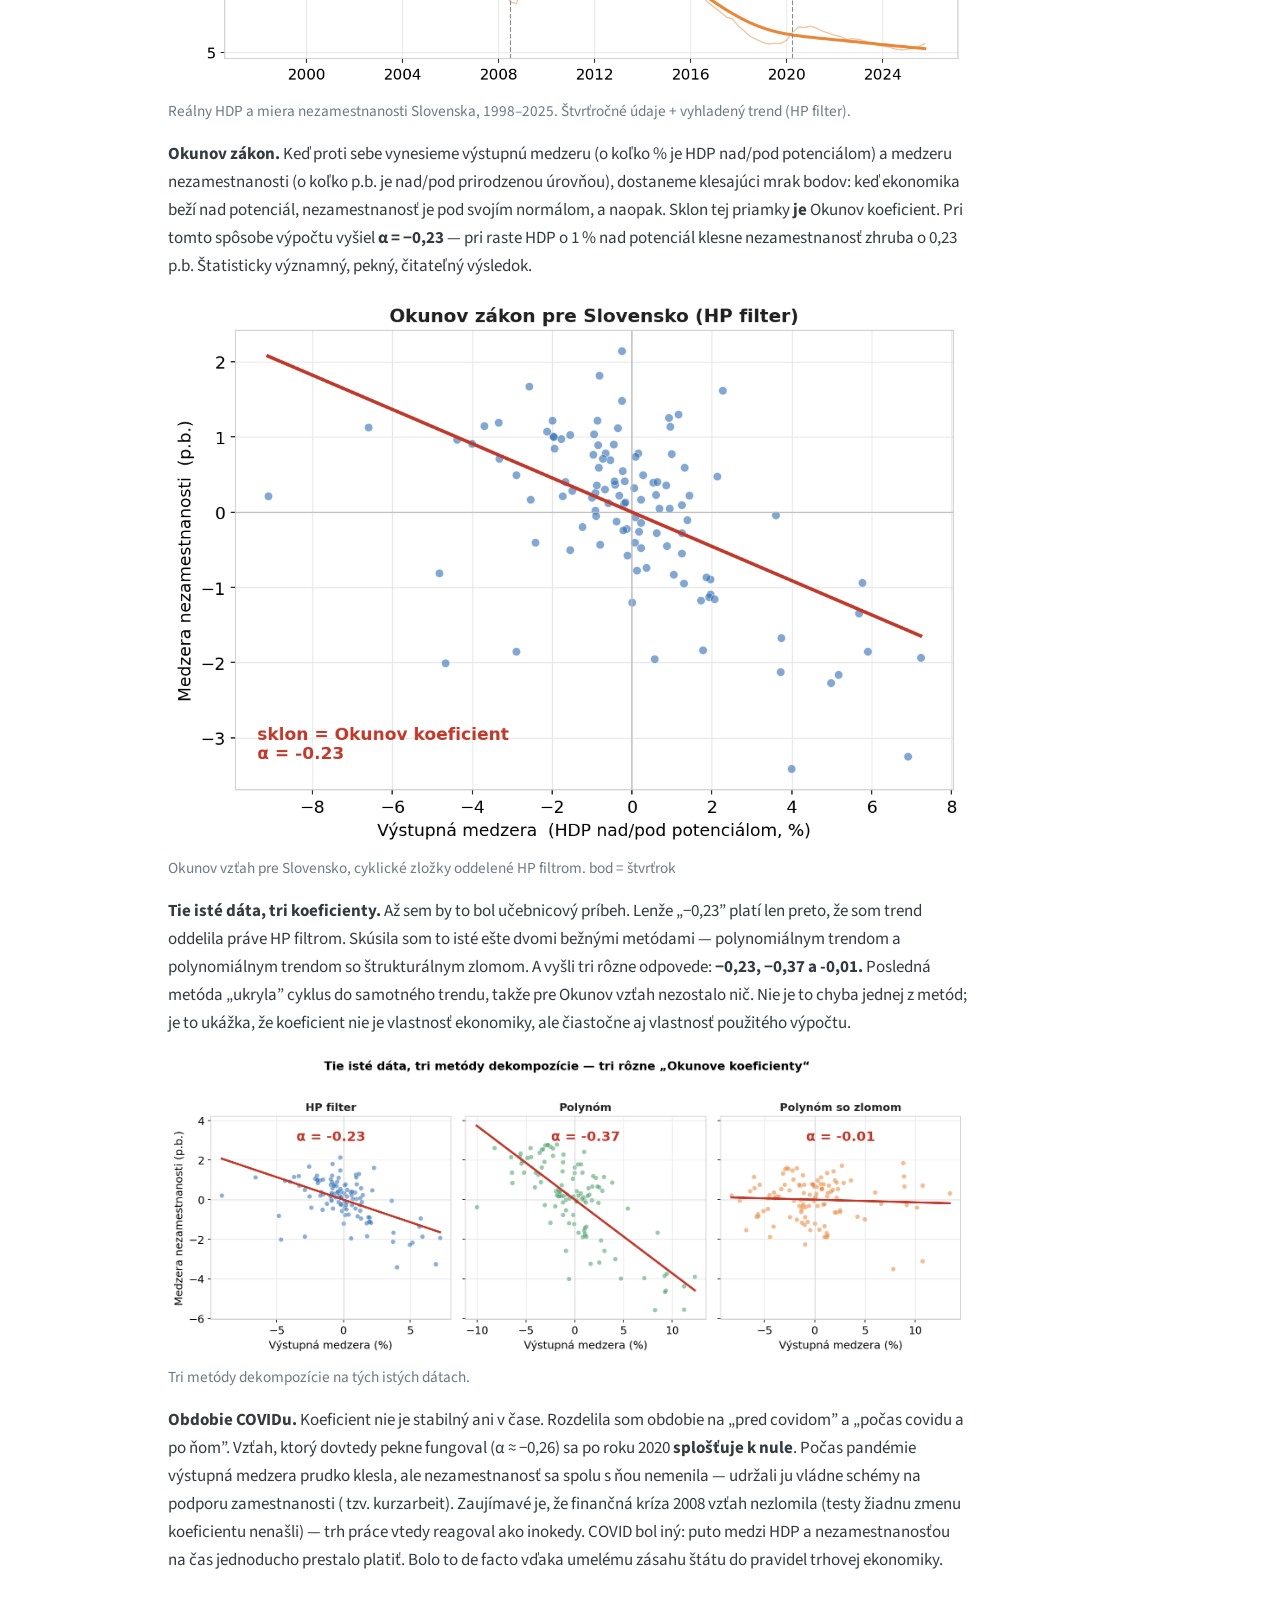
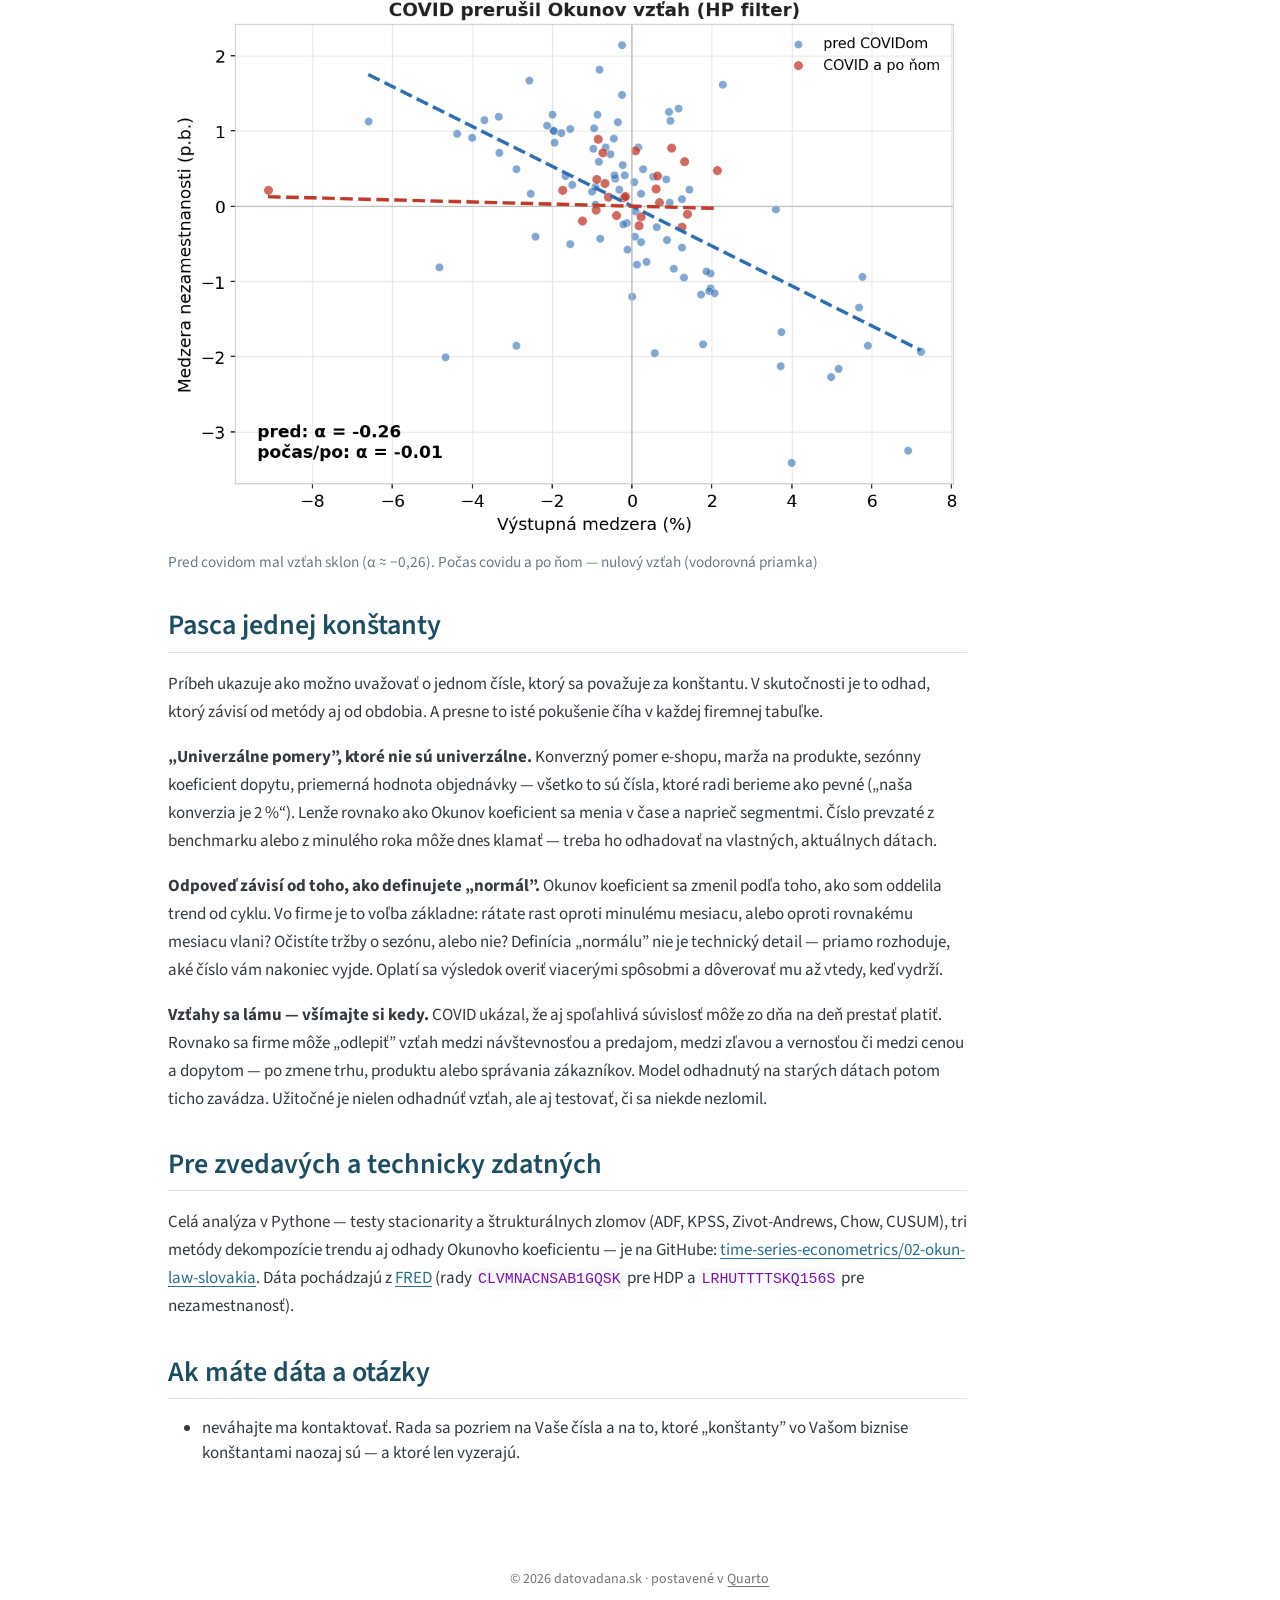
<file: docs/posts/okun/index.html>
<!DOCTYPE html>
<html xmlns="http://www.w3.org/1999/xhtml" lang="sk" xml:lang="sk"><head>

<meta charset="utf-8">
<meta name="generator" content="quarto-1.5.57">

<meta name="viewport" content="width=device-width, initial-scale=1.0, user-scalable=yes">

<meta name="author" content="Dátová Dana">
<meta name="description" content="Učebnica ho podáva jedno číslo z Ameriky. Na slovenských dátach 1998–2025 vyšli podľa metódy tri rôzne čísla — a COVID vzťah zmazal celkom.">

<title>Platí Okunov koeficient na Slovensku? – Dátová Dana</title>
<style>
code{white-space: pre-wrap;}
span.smallcaps{font-variant: small-caps;}
div.columns{display: flex; gap: min(4vw, 1.5em);}
div.column{flex: auto; overflow-x: auto;}
div.hanging-indent{margin-left: 1.5em; text-indent: -1.5em;}
ul.task-list{list-style: none;}
ul.task-list li input[type="checkbox"] {
  width: 0.8em;
  margin: 0 0.8em 0.2em -1em; /* quarto-specific, see https://github.com/quarto-dev/quarto-cli/issues/4556 */ 
  vertical-align: middle;
}
</style>


<script src="../../site_libs/quarto-nav/quarto-nav.js"></script>
<script src="../../site_libs/quarto-nav/headroom.min.js"></script>
<script src="../../site_libs/clipboard/clipboard.min.js"></script>
<script src="../../site_libs/quarto-search/autocomplete.umd.js"></script>
<script src="../../site_libs/quarto-search/fuse.min.js"></script>
<script src="../../site_libs/quarto-search/quarto-search.js"></script>
<meta name="quarto:offset" content="../../">
<link href="../../favicon.ico" rel="icon">
<script src="../../site_libs/quarto-html/quarto.js"></script>
<script src="../../site_libs/quarto-html/popper.min.js"></script>
<script src="../../site_libs/quarto-html/tippy.umd.min.js"></script>
<script src="../../site_libs/quarto-html/anchor.min.js"></script>
<link href="../../site_libs/quarto-html/tippy.css" rel="stylesheet">
<link href="../../site_libs/quarto-html/quarto-syntax-highlighting.css" rel="stylesheet" id="quarto-text-highlighting-styles">
<script src="../../site_libs/bootstrap/bootstrap.min.js"></script>
<link href="../../site_libs/bootstrap/bootstrap-icons.css" rel="stylesheet">
<link href="../../site_libs/bootstrap/bootstrap.min.css" rel="stylesheet" id="quarto-bootstrap" data-mode="light">
<script id="quarto-search-options" type="application/json">{
  "location": "navbar",
  "copy-button": false,
  "collapse-after": 3,
  "panel-placement": "end",
  "type": "overlay",
  "limit": 50,
  "keyboard-shortcut": [
    "f",
    "/",
    "s"
  ],
  "show-item-context": false,
  "language": {
    "search-no-results-text": "Žiadne výsledky",
    "search-matching-documents-text": "zhodné dokumenty",
    "search-copy-link-title": "Skopírovať odkaz pre vyhľadávanie",
    "search-hide-matches-text": "Skryť ďalšie výsledky",
    "search-more-match-text": "ďalší výsledok v tomto dokumente",
    "search-more-matches-text": "ďalších výsledkov v tomto dokumente",
    "search-clear-button-title": "Vymazať",
    "search-text-placeholder": "",
    "search-detached-cancel-button-title": "Zrušiť",
    "search-submit-button-title": "Odoslať",
    "search-label": "Hľadať"
  }
}</script>


<meta property="og:title" content="Platí Okunov koeficient na Slovensku? – Dátová Dana">
<meta property="og:description" content="Učebnica ho podáva jedno číslo z Ameriky. Na slovenských dátach 1998–2025 vyšli podľa metódy tri rôzne čísla — a COVID vzťah zmazal celkom.">
<meta property="og:image" content="https://datovadana.sk/posts/okun/images/nahlad.png">
<meta property="og:site_name" content="Dátová Dana">
<meta property="og:image:height" content="599">
<meta property="og:image:width" content="1023">
<meta name="twitter:title" content="Platí Okunov koeficient na Slovensku? – Dátová Dana">
<meta name="twitter:description" content="Učebnica ho podáva jedno číslo z Ameriky. Na slovenských dátach 1998–2025 vyšli podľa metódy tri rôzne čísla — a COVID vzťah zmazal celkom.">
<meta name="twitter:image" content="https://datovadana.sk/posts/okun/images/nahlad.png">
<meta name="twitter:image-height" content="599">
<meta name="twitter:image-width" content="1023">
<meta name="twitter:card" content="summary_large_image">
</head>

<body class="nav-fixed">

<div id="quarto-search-results"></div>
  <header id="quarto-header" class="headroom fixed-top quarto-banner">
    <nav class="navbar navbar-expand-lg " data-bs-theme="dark">
      <div class="navbar-container container-fluid">
      <div class="navbar-brand-container mx-auto">
    <a class="navbar-brand" href="../../index.html">
    <span class="navbar-title">Dátová Dana</span>
    </a>
  </div>
            <div id="quarto-search" class="" title="Hľadať"></div>
          <button class="navbar-toggler" type="button" data-bs-toggle="collapse" data-bs-target="#navbarCollapse" aria-controls="navbarCollapse" role="menu" aria-expanded="false" aria-label="Prepnúť navigáciu" onclick="if (window.quartoToggleHeadroom) { window.quartoToggleHeadroom(); }">
  <span class="navbar-toggler-icon"></span>
</button>
          <div class="collapse navbar-collapse" id="navbarCollapse">
            <ul class="navbar-nav navbar-nav-scroll me-auto">
  <li class="nav-item">
    <a class="nav-link" href="../../index.html"> 
<span class="menu-text">Domov</span></a>
  </li>  
  <li class="nav-item">
    <a class="nav-link" href="../../pribehy.html"> 
<span class="menu-text">Príbehy</span></a>
  </li>  
  <li class="nav-item">
    <a class="nav-link" href="../../about.html"> 
<span class="menu-text">O mne</span></a>
  </li>  
</ul>
            <ul class="navbar-nav navbar-nav-scroll ms-auto">
  <li class="nav-item compact">
    <a class="nav-link" href="https://github.com/danakozakova"> <i class="bi bi-github" role="img" aria-label="GitHub">
</i> 
<span class="menu-text"></span></a>
  </li>  
</ul>
          </div> <!-- /navcollapse -->
            <div class="quarto-navbar-tools">
</div>
      </div> <!-- /container-fluid -->
    </nav>
</header>
<!-- content -->
<header id="title-block-header" class="quarto-title-block default page-columns page-full">
  <div class="quarto-title-banner page-columns page-full">
    <div class="quarto-title column-body">
      <h1 class="title">Platí Okunov koeficient na Slovensku?</h1>
                  <div>
        <div class="description">
          Učebnica ho podáva jedno číslo z Ameriky. Na slovenských dátach 1998–2025 vyšli podľa metódy tri rôzne čísla — a COVID vzťah zmazal celkom.
        </div>
      </div>
                          <div class="quarto-categories">
                <div class="quarto-category">makroekonómia</div>
                <div class="quarto-category">Okunov zákon</div>
                <div class="quarto-category">HDP</div>
                <div class="quarto-category">nezamestnanosť</div>
                <div class="quarto-category">ekonometria</div>
              </div>
                  </div>
  </div>
    
  
  <div class="quarto-title-meta">

      <div>
      <div class="quarto-title-meta-heading">Autor</div>
      <div class="quarto-title-meta-contents">
               <p>Dátová Dana </p>
            </div>
    </div>
      
      <div>
      <div class="quarto-title-meta-heading">Publikované</div>
      <div class="quarto-title-meta-contents">
        <p class="date">7. augusta 2026</p>
      </div>
    </div>
    
      
    </div>
    
  
  </header><div id="quarto-content" class="quarto-container page-columns page-rows-contents page-layout-article page-navbar">
<!-- sidebar -->
<!-- margin-sidebar -->
    <div id="quarto-margin-sidebar" class="sidebar margin-sidebar">
        <nav id="TOC" role="doc-toc" class="toc-active">
    <h2 id="toc-title">Na tejto stránke</h2>
   
  <ul>
  <li><a href="#aké-dáta-boli-k-dispozícii" id="toc-aké-dáta-boli-k-dispozícii" class="nav-link active" data-scroll-target="#aké-dáta-boli-k-dispozícii">Aké dáta boli k dispozícii</a></li>
  <li><a href="#čo-som-zistila-z-dát" id="toc-čo-som-zistila-z-dát" class="nav-link" data-scroll-target="#čo-som-zistila-z-dát">Čo som zistila z dát</a></li>
  <li><a href="#pasca-jednej-konštanty" id="toc-pasca-jednej-konštanty" class="nav-link" data-scroll-target="#pasca-jednej-konštanty">Pasca jednej konštanty</a></li>
  <li><a href="#pre-zvedavých-a-technicky-zdatných" id="toc-pre-zvedavých-a-technicky-zdatných" class="nav-link" data-scroll-target="#pre-zvedavých-a-technicky-zdatných">Pre zvedavých a technicky zdatných</a></li>
  <li><a href="#ak-máte-dáta-a-otázky" id="toc-ak-máte-dáta-a-otázky" class="nav-link" data-scroll-target="#ak-máte-dáta-a-otázky">Ak máte dáta a otázky</a></li>
  </ul>
</nav>
    </div>
<!-- main -->
<main class="content quarto-banner-title-block" id="quarto-document-content">





<p>Ekonomická učebnica to podáva ako pravidlo: <em>keď HDP klesne o pár percent pod svoj potenciál, nezamestnanosť stúpne o toľko-a-toľko.</em> Volá sa to Okunov zákon a znie to ako fyzikálna konštanta — jedno číslo, ktoré platí vždy a všade. Skúsila som ten „zákon” odhadnúť na slovenských dátach za posledných takmer tridsať rokov a vyšlo mi niekoľko hodnôt tohto parametra. Hodnota sa mení podľa metódy a obdobia.</p>
<section id="aké-dáta-boli-k-dispozícii" class="level2">
<h2 class="anchored" data-anchor-id="aké-dáta-boli-k-dispozícii">Aké dáta boli k dispozícii</h2>
<p>Pracovala som so štvrťročným <strong>reálnym HDP</strong> a <strong>mierou nezamestnanosti Slovenska</strong> z databázy <a href="https://fred.stlouisfed.org">FRED</a> (Federal Reserve Economic Data), za obdobie Q1/1998 – Q4/2025. To okno pokrýva dve väčšie neštandardné obdobia: finančnú krízu 2008–2009 aj pandémiu COVID-19.</p>
<p>Okunov zákon nehovorí o samotnom HDP a nezamestnanosti, ale o ich <em>cyklickej zložke</em> — o tom, o koľko je ekonomika nad alebo pod svojím „normálom”. Ten normál — potenciálny produkt a prirodzená miera nezamestnanosti — sú však teoretickými hodnotami. Nie sú to údaje, ktorý by niekto zbieral; je to konštrukt, ktorý treba z dát vypočítať. A práve tu sa začína problém: podľa toho, akou metódou trend od cyklu oddelíte, dostanete iné „medzery” — a tým iný Okunov koeficient.</p>
<p>Centrálne banky a finančné inštitúcie majú na to modely, ako tieto teoretické hodnoty vypočítať. Avšak sezónne očistený rad HDP bol vo FREDe dostupný len do roku 2020, takže som pracovala so sezónne neočistenou sériou a očistenie, teda tú teoretickú hodnotu, som si odvodila sama.</p>
</section>
<section id="čo-som-zistila-z-dát" class="level2">
<h2 class="anchored" data-anchor-id="čo-som-zistila-z-dát">Čo som zistila z dát</h2>
<p><strong>Rast výstupu, klesajúca nezamestnanosť.</strong> Za tie tri dekády slovenská ekonomika zhruba zdvojnásobila reálny výstup a nezamestnanosť klesla z takmer 20 % na 6 %. Obe krivky ale nejdú priamočiaro nahor — vidno na nich krízu 2008 aj covidový prepad 2020.</p>
<div class="quarto-figure quarto-figure-center">
<figure class="figure">
<p><img src="images/prehlad.png" class="img-fluid figure-img"></p>
<figcaption>Reálny HDP a miera nezamestnanosti Slovenska, 1998–2025. Štvrťročné údaje + vyhladený trend (HP filter).</figcaption>
</figure>
</div>
<p><strong>Okunov zákon.</strong> Keď proti sebe vynesieme výstupnú medzeru (o koľko % je HDP nad/pod potenciálom) a medzeru nezamestnanosti (o koľko p.b. je nad/pod prirodzenou úrovňou), dostaneme klesajúci mrak bodov: keď ekonomika beží nad potenciál, nezamestnanosť je pod svojím normálom, a naopak. Sklon tej priamky <strong>je</strong> Okunov koeficient. Pri tomto spôsobe výpočtu vyšiel <strong>α = −0,23</strong> — pri raste HDP o 1 % nad potenciál klesne nezamestnanosť zhruba o 0,23 p.b. Štatisticky významný, pekný, čitateľný výsledok.</p>
<div class="quarto-figure quarto-figure-center">
<figure class="figure">
<p><img src="images/okun-zakon.png" class="img-fluid figure-img"></p>
<figcaption>Okunov vzťah pre Slovensko, cyklické zložky oddelené HP filtrom. bod = štvrťrok</figcaption>
</figure>
</div>
<p><strong>Tie isté dáta, tri koeficienty.</strong> Až sem by to bol učebnicový príbeh. Lenže „−0,23” platí len preto, že som trend oddelila práve HP filtrom. Skúsila som to isté ešte dvomi bežnými metódami — polynomiálnym trendom a polynomiálnym trendom so štrukturálnym zlomom. A vyšli tri rôzne odpovede: <strong>−0,23, −0,37 a -0,01.</strong> Posledná metóda „ukryla” cyklus do samotného trendu, takže pre Okunov vzťah nezostalo nič. Nie je to chyba jednej z metód; je to ukážka, že koeficient nie je vlastnosť ekonomiky, ale čiastočne aj vlastnosť použitého výpočtu.</p>
<div class="quarto-figure quarto-figure-center">
<figure class="figure">
<p><img src="images/tri-metody.png" class="img-fluid figure-img"></p>
<figcaption>Tri metódy dekompozície na tých istých dátach.</figcaption>
</figure>
</div>
<p><strong>Obdobie COVIDu.</strong> Koeficient nie je stabilný ani v čase. Rozdelila som obdobie na „pred covidom” a „počas covidu a po ňom”. Vzťah, ktorý dovtedy pekne fungoval (α ≈ −0,26) sa po roku 2020 <strong>splošťuje k nule</strong>. Počas pandémie výstupná medzera prudko klesla, ale nezamestnanosť sa spolu s ňou nemenila — udržali ju vládne schémy na podporu zamestnanosti ( tzv. kurzarbeit). Zaujímavé je, že finančná kríza 2008 vzťah nezlomila (testy žiadnu zmenu koeficientu nenašli) — trh práce vtedy reagoval ako inokedy. COVID bol iný: puto medzi HDP a nezamestnanosťou na čas jednoducho prestalo platiť. Bolo to de facto vďaka umelému zásahu štátu do pravidel trhovej ekonomiky.</p>
<div class="quarto-figure quarto-figure-center">
<figure class="figure">
<p><img src="images/covid-zlom.png" class="img-fluid figure-img"></p>
<figcaption>Pred covidom mal vzťah sklon (α ≈ −0,26). Počas covidu a po ňom — nulový vzťah (vodorovná priamka)</figcaption>
</figure>
</div>
</section>
<section id="pasca-jednej-konštanty" class="level2">
<h2 class="anchored" data-anchor-id="pasca-jednej-konštanty">Pasca jednej konštanty</h2>
<p>Príbeh ukazuje ako možno uvažovať o jednom čísle, ktorý sa považuje za konštantu. V skutočnosti je to odhad, ktorý závisí od metódy aj od obdobia. A presne to isté pokušenie číha v každej firemnej tabuľke.</p>
<p><strong>„Univerzálne pomery”, ktoré nie sú univerzálne.</strong> Konverzný pomer e-shopu, marža na produkte, sezónny koeficient dopytu, priemerná hodnota objednávky — všetko to sú čísla, ktoré radi berieme ako pevné („naša konverzia je 2 %“). Lenže rovnako ako Okunov koeficient sa menia v čase a naprieč segmentmi. Číslo prevzaté z benchmarku alebo z minulého roka môže dnes klamať — treba ho odhadovať na vlastných, aktuálnych dátach.</p>
<p><strong>Odpoveď závisí od toho, ako definujete „normál”.</strong> Okunov koeficient sa zmenil podľa toho, ako som oddelila trend od cyklu. Vo firme je to voľba základne: rátate rast oproti minulému mesiacu, alebo oproti rovnakému mesiacu vlani? Očistíte tržby o sezónu, alebo nie? Definícia „normálu” nie je technický detail — priamo rozhoduje, aké číslo vám nakoniec vyjde. Oplatí sa výsledok overiť viacerými spôsobmi a dôverovať mu až vtedy, keď vydrží.</p>
<p><strong>Vzťahy sa lámu — všímajte si kedy.</strong> COVID ukázal, že aj spoľahlivá súvislosť môže zo dňa na deň prestať platiť. Rovnako sa firme môže „odlepiť” vzťah medzi návštevnosťou a predajom, medzi zľavou a vernosťou či medzi cenou a dopytom — po zmene trhu, produktu alebo správania zákazníkov. Model odhadnutý na starých dátach potom ticho zavádza. Užitočné je nielen odhadnúť vzťah, ale aj testovať, či sa niekde nezlomil.</p>
</section>
<section id="pre-zvedavých-a-technicky-zdatných" class="level2">
<h2 class="anchored" data-anchor-id="pre-zvedavých-a-technicky-zdatných">Pre zvedavých a technicky zdatných</h2>
<p>Celá analýza v Pythone — testy stacionarity a štrukturálnych zlomov (ADF, KPSS, Zivot-Andrews, Chow, CUSUM), tri metódy dekompozície trendu aj odhady Okunovho koeficientu — je na GitHube: <a href="https://github.com/danakozakova/time-series-econometrics/tree/main/02-okun-law-slovakia">time-series-econometrics/02-okun-law-slovakia</a>. Dáta pochádzajú z <a href="https://fred.stlouisfed.org">FRED</a> (rady <code>CLVMNACNSAB1GQSK</code> pre HDP a <code>LRHUTTTTSKQ156S</code> pre nezamestnanosť).</p>
</section>
<section id="ak-máte-dáta-a-otázky" class="level2">
<h2 class="anchored" data-anchor-id="ak-máte-dáta-a-otázky">Ak máte dáta a otázky</h2>
<ul>
<li>neváhajte ma kontaktovať. Rada sa pozriem na Vaše čísla a na to, ktoré „konštanty” vo Vašom biznise konštantami naozaj sú — a ktoré len vyzerajú.</li>
</ul>


</section>

</main> <!-- /main -->
<script id="quarto-html-after-body" type="application/javascript">
window.document.addEventListener("DOMContentLoaded", function (event) {
  const toggleBodyColorMode = (bsSheetEl) => {
    const mode = bsSheetEl.getAttribute("data-mode");
    const bodyEl = window.document.querySelector("body");
    if (mode === "dark") {
      bodyEl.classList.add("quarto-dark");
      bodyEl.classList.remove("quarto-light");
    } else {
      bodyEl.classList.add("quarto-light");
      bodyEl.classList.remove("quarto-dark");
    }
  }
  const toggleBodyColorPrimary = () => {
    const bsSheetEl = window.document.querySelector("link#quarto-bootstrap");
    if (bsSheetEl) {
      toggleBodyColorMode(bsSheetEl);
    }
  }
  toggleBodyColorPrimary();  
  const icon = "";
  const anchorJS = new window.AnchorJS();
  anchorJS.options = {
    placement: 'right',
    icon: icon
  };
  anchorJS.add('.anchored');
  const isCodeAnnotation = (el) => {
    for (const clz of el.classList) {
      if (clz.startsWith('code-annotation-')) {                     
        return true;
      }
    }
    return false;
  }
  const onCopySuccess = function(e) {
    // button target
    const button = e.trigger;
    // don't keep focus
    button.blur();
    // flash "checked"
    button.classList.add('code-copy-button-checked');
    var currentTitle = button.getAttribute("title");
    button.setAttribute("title", "Skopírované!");
    let tooltip;
    if (window.bootstrap) {
      button.setAttribute("data-bs-toggle", "tooltip");
      button.setAttribute("data-bs-placement", "left");
      button.setAttribute("data-bs-title", "Skopírované!");
      tooltip = new bootstrap.Tooltip(button, 
        { trigger: "manual", 
          customClass: "code-copy-button-tooltip",
          offset: [0, -8]});
      tooltip.show();    
    }
    setTimeout(function() {
      if (tooltip) {
        tooltip.hide();
        button.removeAttribute("data-bs-title");
        button.removeAttribute("data-bs-toggle");
        button.removeAttribute("data-bs-placement");
      }
      button.setAttribute("title", currentTitle);
      button.classList.remove('code-copy-button-checked');
    }, 1000);
    // clear code selection
    e.clearSelection();
  }
  const getTextToCopy = function(trigger) {
      const codeEl = trigger.previousElementSibling.cloneNode(true);
      for (const childEl of codeEl.children) {
        if (isCodeAnnotation(childEl)) {
          childEl.remove();
        }
      }
      return codeEl.innerText;
  }
  const clipboard = new window.ClipboardJS('.code-copy-button:not([data-in-quarto-modal])', {
    text: getTextToCopy
  });
  clipboard.on('success', onCopySuccess);
  if (window.document.getElementById('quarto-embedded-source-code-modal')) {
    // For code content inside modals, clipBoardJS needs to be initialized with a container option
    // TODO: Check when it could be a function (https://github.com/zenorocha/clipboard.js/issues/860)
    const clipboardModal = new window.ClipboardJS('.code-copy-button[data-in-quarto-modal]', {
      text: getTextToCopy,
      container: window.document.getElementById('quarto-embedded-source-code-modal')
    });
    clipboardModal.on('success', onCopySuccess);
  }
    var localhostRegex = new RegExp(/^(?:http|https):\/\/localhost\:?[0-9]*\//);
    var mailtoRegex = new RegExp(/^mailto:/);
      var filterRegex = new RegExp("https:\/\/datovadana\.sk");
    var isInternal = (href) => {
        return filterRegex.test(href) || localhostRegex.test(href) || mailtoRegex.test(href);
    }
    // Inspect non-navigation links and adorn them if external
 	var links = window.document.querySelectorAll('a[href]:not(.nav-link):not(.navbar-brand):not(.toc-action):not(.sidebar-link):not(.sidebar-item-toggle):not(.pagination-link):not(.no-external):not([aria-hidden]):not(.dropdown-item):not(.quarto-navigation-tool):not(.about-link)');
    for (var i=0; i<links.length; i++) {
      const link = links[i];
      if (!isInternal(link.href)) {
        // undo the damage that might have been done by quarto-nav.js in the case of
        // links that we want to consider external
        if (link.dataset.originalHref !== undefined) {
          link.href = link.dataset.originalHref;
        }
      }
    }
  function tippyHover(el, contentFn, onTriggerFn, onUntriggerFn) {
    const config = {
      allowHTML: true,
      maxWidth: 500,
      delay: 100,
      arrow: false,
      appendTo: function(el) {
          return el.parentElement;
      },
      interactive: true,
      interactiveBorder: 10,
      theme: 'quarto',
      placement: 'bottom-start',
    };
    if (contentFn) {
      config.content = contentFn;
    }
    if (onTriggerFn) {
      config.onTrigger = onTriggerFn;
    }
    if (onUntriggerFn) {
      config.onUntrigger = onUntriggerFn;
    }
    window.tippy(el, config); 
  }
  const noterefs = window.document.querySelectorAll('a[role="doc-noteref"]');
  for (var i=0; i<noterefs.length; i++) {
    const ref = noterefs[i];
    tippyHover(ref, function() {
      // use id or data attribute instead here
      let href = ref.getAttribute('data-footnote-href') || ref.getAttribute('href');
      try { href = new URL(href).hash; } catch {}
      const id = href.replace(/^#\/?/, "");
      const note = window.document.getElementById(id);
      if (note) {
        return note.innerHTML;
      } else {
        return "";
      }
    });
  }
  const xrefs = window.document.querySelectorAll('a.quarto-xref');
  const processXRef = (id, note) => {
    // Strip column container classes
    const stripColumnClz = (el) => {
      el.classList.remove("page-full", "page-columns");
      if (el.children) {
        for (const child of el.children) {
          stripColumnClz(child);
        }
      }
    }
    stripColumnClz(note)
    if (id === null || id.startsWith('sec-')) {
      // Special case sections, only their first couple elements
      const container = document.createElement("div");
      if (note.children && note.children.length > 2) {
        container.appendChild(note.children[0].cloneNode(true));
        for (let i = 1; i < note.children.length; i++) {
          const child = note.children[i];
          if (child.tagName === "P" && child.innerText === "") {
            continue;
          } else {
            container.appendChild(child.cloneNode(true));
            break;
          }
        }
        if (window.Quarto?.typesetMath) {
          window.Quarto.typesetMath(container);
        }
        return container.innerHTML
      } else {
        if (window.Quarto?.typesetMath) {
          window.Quarto.typesetMath(note);
        }
        return note.innerHTML;
      }
    } else {
      // Remove any anchor links if they are present
      const anchorLink = note.querySelector('a.anchorjs-link');
      if (anchorLink) {
        anchorLink.remove();
      }
      if (window.Quarto?.typesetMath) {
        window.Quarto.typesetMath(note);
      }
      // TODO in 1.5, we should make sure this works without a callout special case
      if (note.classList.contains("callout")) {
        return note.outerHTML;
      } else {
        return note.innerHTML;
      }
    }
  }
  for (var i=0; i<xrefs.length; i++) {
    const xref = xrefs[i];
    tippyHover(xref, undefined, function(instance) {
      instance.disable();
      let url = xref.getAttribute('href');
      let hash = undefined; 
      if (url.startsWith('#')) {
        hash = url;
      } else {
        try { hash = new URL(url).hash; } catch {}
      }
      if (hash) {
        const id = hash.replace(/^#\/?/, "");
        const note = window.document.getElementById(id);
        if (note !== null) {
          try {
            const html = processXRef(id, note.cloneNode(true));
            instance.setContent(html);
          } finally {
            instance.enable();
            instance.show();
          }
        } else {
          // See if we can fetch this
          fetch(url.split('#')[0])
          .then(res => res.text())
          .then(html => {
            const parser = new DOMParser();
            const htmlDoc = parser.parseFromString(html, "text/html");
            const note = htmlDoc.getElementById(id);
            if (note !== null) {
              const html = processXRef(id, note);
              instance.setContent(html);
            } 
          }).finally(() => {
            instance.enable();
            instance.show();
          });
        }
      } else {
        // See if we can fetch a full url (with no hash to target)
        // This is a special case and we should probably do some content thinning / targeting
        fetch(url)
        .then(res => res.text())
        .then(html => {
          const parser = new DOMParser();
          const htmlDoc = parser.parseFromString(html, "text/html");
          const note = htmlDoc.querySelector('main.content');
          if (note !== null) {
            // This should only happen for chapter cross references
            // (since there is no id in the URL)
            // remove the first header
            if (note.children.length > 0 && note.children[0].tagName === "HEADER") {
              note.children[0].remove();
            }
            const html = processXRef(null, note);
            instance.setContent(html);
          } 
        }).finally(() => {
          instance.enable();
          instance.show();
        });
      }
    }, function(instance) {
    });
  }
      let selectedAnnoteEl;
      const selectorForAnnotation = ( cell, annotation) => {
        let cellAttr = 'data-code-cell="' + cell + '"';
        let lineAttr = 'data-code-annotation="' +  annotation + '"';
        const selector = 'span[' + cellAttr + '][' + lineAttr + ']';
        return selector;
      }
      const selectCodeLines = (annoteEl) => {
        const doc = window.document;
        const targetCell = annoteEl.getAttribute("data-target-cell");
        const targetAnnotation = annoteEl.getAttribute("data-target-annotation");
        const annoteSpan = window.document.querySelector(selectorForAnnotation(targetCell, targetAnnotation));
        const lines = annoteSpan.getAttribute("data-code-lines").split(",");
        const lineIds = lines.map((line) => {
          return targetCell + "-" + line;
        })
        let top = null;
        let height = null;
        let parent = null;
        if (lineIds.length > 0) {
            //compute the position of the single el (top and bottom and make a div)
            const el = window.document.getElementById(lineIds[0]);
            top = el.offsetTop;
            height = el.offsetHeight;
            parent = el.parentElement.parentElement;
          if (lineIds.length > 1) {
            const lastEl = window.document.getElementById(lineIds[lineIds.length - 1]);
            const bottom = lastEl.offsetTop + lastEl.offsetHeight;
            height = bottom - top;
          }
          if (top !== null && height !== null && parent !== null) {
            // cook up a div (if necessary) and position it 
            let div = window.document.getElementById("code-annotation-line-highlight");
            if (div === null) {
              div = window.document.createElement("div");
              div.setAttribute("id", "code-annotation-line-highlight");
              div.style.position = 'absolute';
              parent.appendChild(div);
            }
            div.style.top = top - 2 + "px";
            div.style.height = height + 4 + "px";
            div.style.left = 0;
            let gutterDiv = window.document.getElementById("code-annotation-line-highlight-gutter");
            if (gutterDiv === null) {
              gutterDiv = window.document.createElement("div");
              gutterDiv.setAttribute("id", "code-annotation-line-highlight-gutter");
              gutterDiv.style.position = 'absolute';
              const codeCell = window.document.getElementById(targetCell);
              const gutter = codeCell.querySelector('.code-annotation-gutter');
              gutter.appendChild(gutterDiv);
            }
            gutterDiv.style.top = top - 2 + "px";
            gutterDiv.style.height = height + 4 + "px";
          }
          selectedAnnoteEl = annoteEl;
        }
      };
      const unselectCodeLines = () => {
        const elementsIds = ["code-annotation-line-highlight", "code-annotation-line-highlight-gutter"];
        elementsIds.forEach((elId) => {
          const div = window.document.getElementById(elId);
          if (div) {
            div.remove();
          }
        });
        selectedAnnoteEl = undefined;
      };
        // Handle positioning of the toggle
    window.addEventListener(
      "resize",
      throttle(() => {
        elRect = undefined;
        if (selectedAnnoteEl) {
          selectCodeLines(selectedAnnoteEl);
        }
      }, 10)
    );
    function throttle(fn, ms) {
    let throttle = false;
    let timer;
      return (...args) => {
        if(!throttle) { // first call gets through
            fn.apply(this, args);
            throttle = true;
        } else { // all the others get throttled
            if(timer) clearTimeout(timer); // cancel #2
            timer = setTimeout(() => {
              fn.apply(this, args);
              timer = throttle = false;
            }, ms);
        }
      };
    }
      // Attach click handler to the DT
      const annoteDls = window.document.querySelectorAll('dt[data-target-cell]');
      for (const annoteDlNode of annoteDls) {
        annoteDlNode.addEventListener('click', (event) => {
          const clickedEl = event.target;
          if (clickedEl !== selectedAnnoteEl) {
            unselectCodeLines();
            const activeEl = window.document.querySelector('dt[data-target-cell].code-annotation-active');
            if (activeEl) {
              activeEl.classList.remove('code-annotation-active');
            }
            selectCodeLines(clickedEl);
            clickedEl.classList.add('code-annotation-active');
          } else {
            // Unselect the line
            unselectCodeLines();
            clickedEl.classList.remove('code-annotation-active');
          }
        });
      }
  const findCites = (el) => {
    const parentEl = el.parentElement;
    if (parentEl) {
      const cites = parentEl.dataset.cites;
      if (cites) {
        return {
          el,
          cites: cites.split(' ')
        };
      } else {
        return findCites(el.parentElement)
      }
    } else {
      return undefined;
    }
  };
  var bibliorefs = window.document.querySelectorAll('a[role="doc-biblioref"]');
  for (var i=0; i<bibliorefs.length; i++) {
    const ref = bibliorefs[i];
    const citeInfo = findCites(ref);
    if (citeInfo) {
      tippyHover(citeInfo.el, function() {
        var popup = window.document.createElement('div');
        citeInfo.cites.forEach(function(cite) {
          var citeDiv = window.document.createElement('div');
          citeDiv.classList.add('hanging-indent');
          citeDiv.classList.add('csl-entry');
          var biblioDiv = window.document.getElementById('ref-' + cite);
          if (biblioDiv) {
            citeDiv.innerHTML = biblioDiv.innerHTML;
          }
          popup.appendChild(citeDiv);
        });
        return popup.innerHTML;
      });
    }
  }
});
</script>
</div> <!-- /content -->
<footer class="footer">
  <div class="nav-footer">
    <div class="nav-footer-left">
      &nbsp;
    </div>   
    <div class="nav-footer-center">
<p>© 2026 datovadana.sk · postavené v <a href="https://quarto.org">Quarto</a></p>
</div>
    <div class="nav-footer-right">
      &nbsp;
    </div>
  </div>
</footer>




</body></html>
</file>
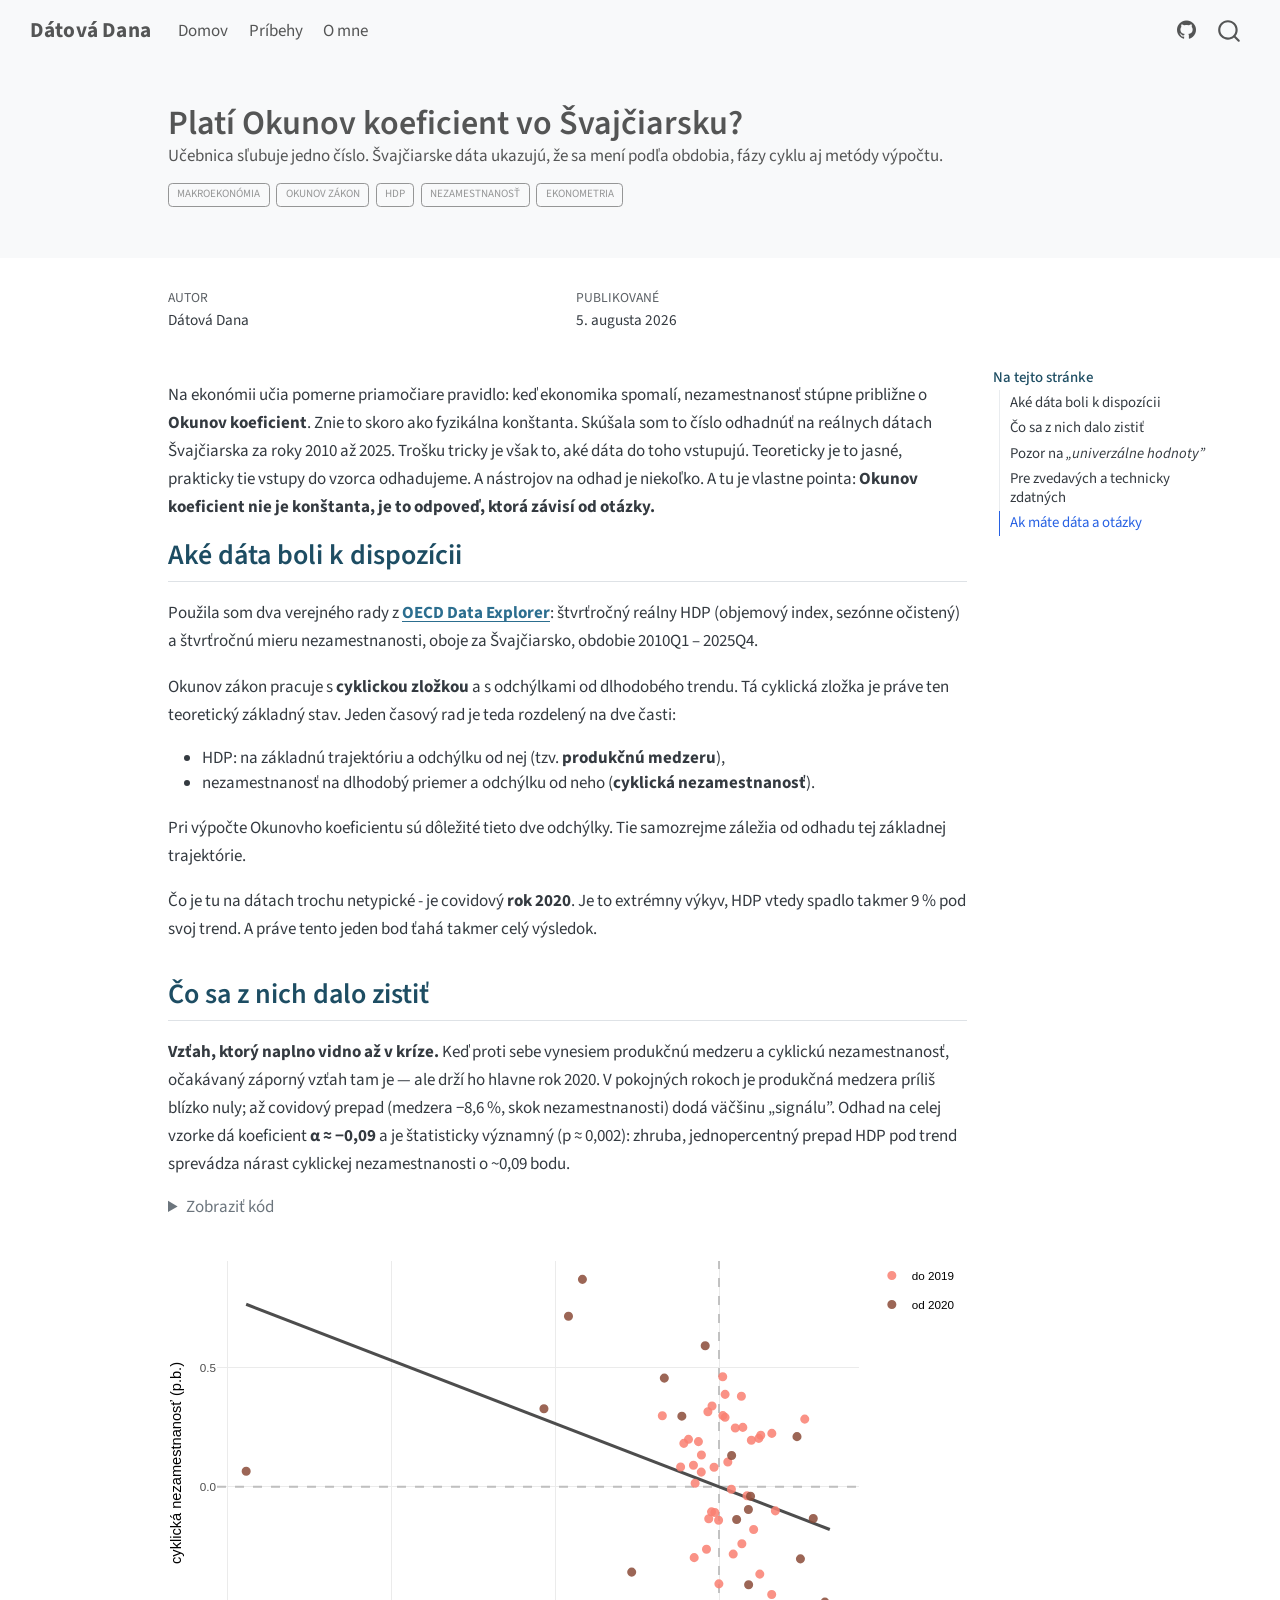
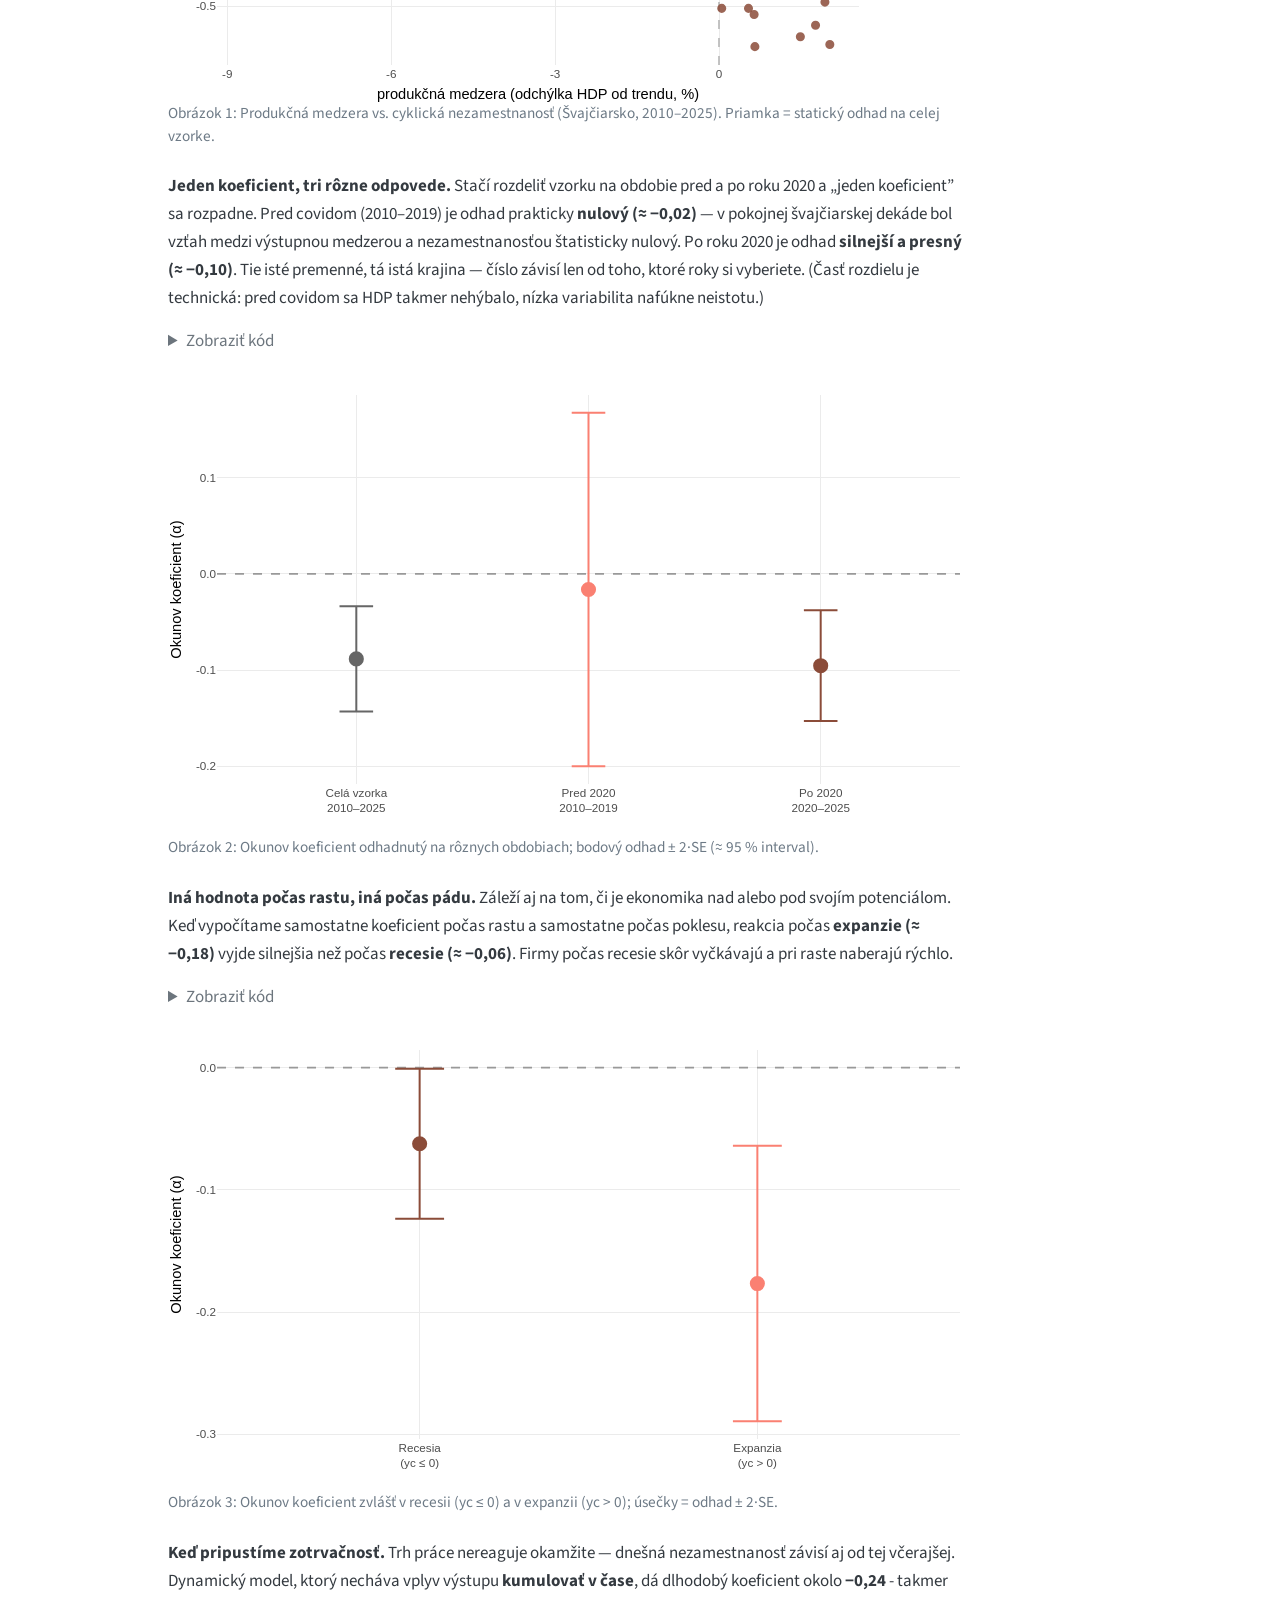
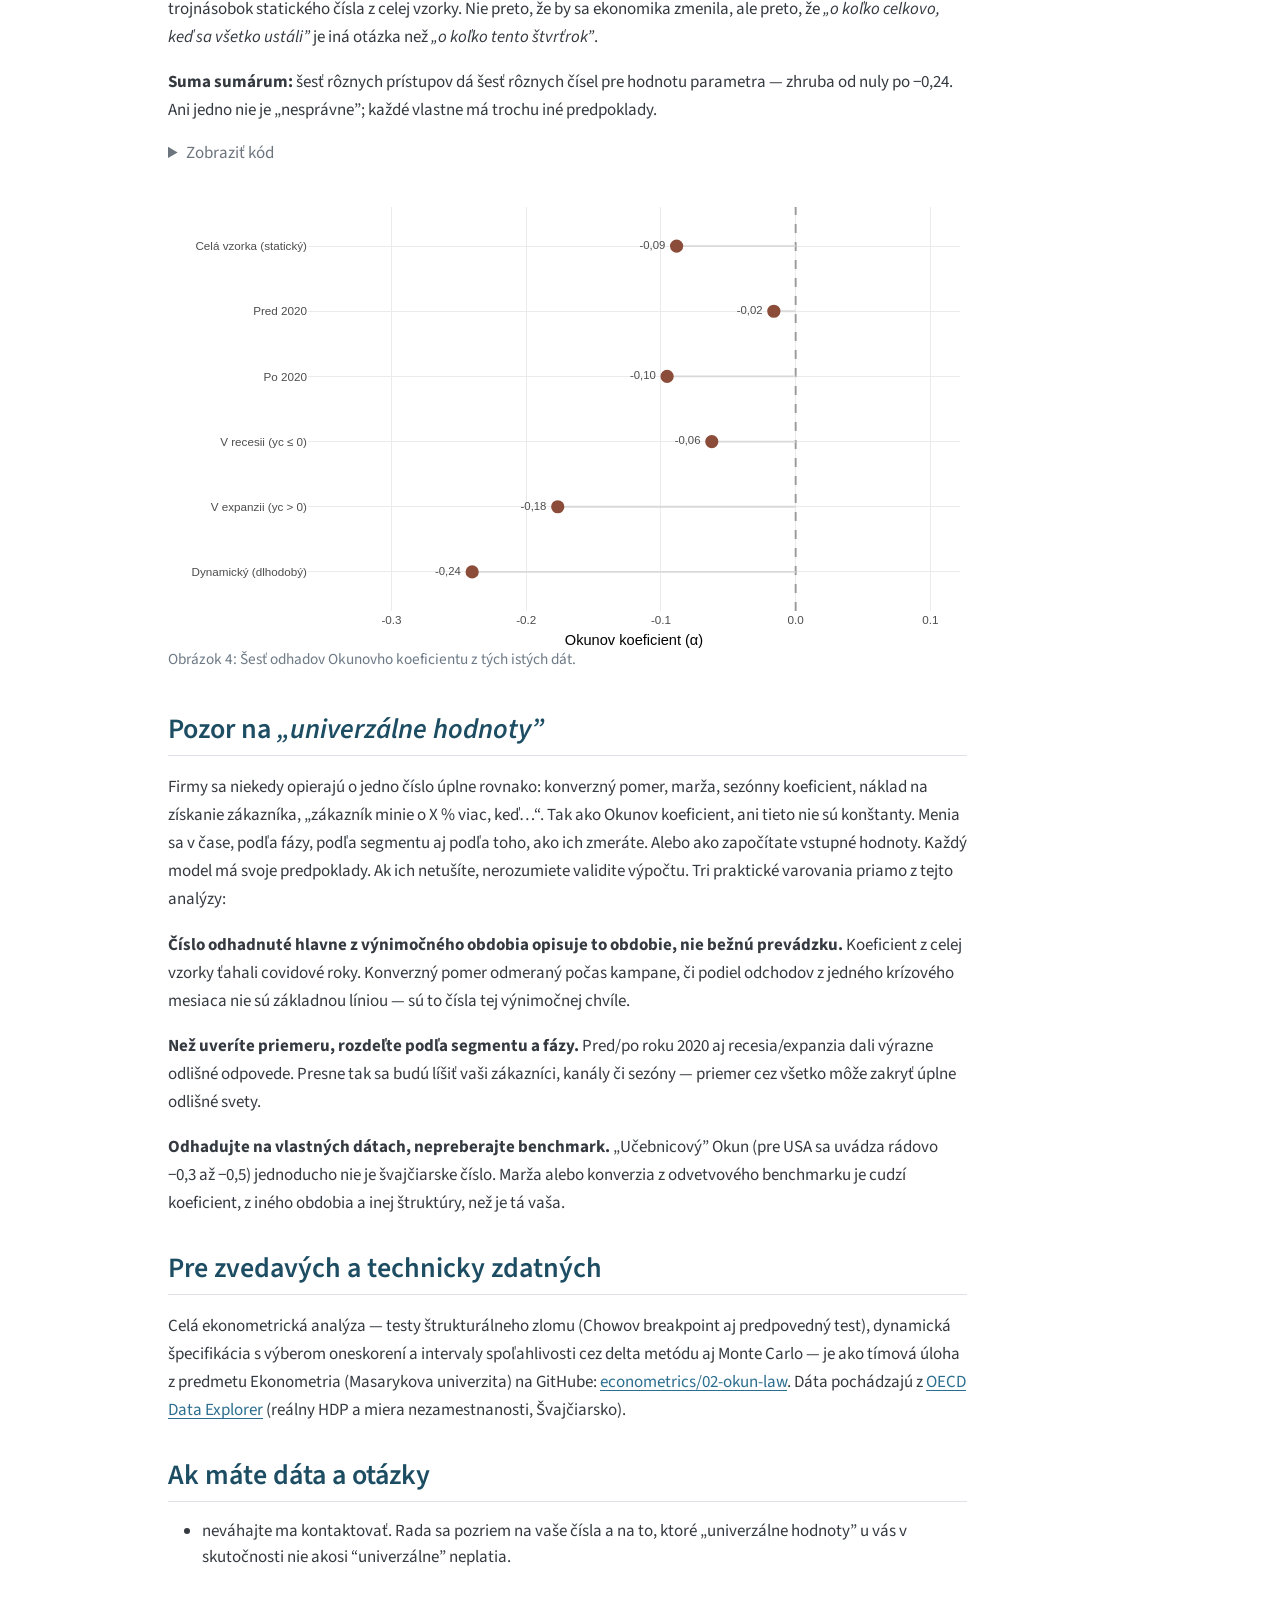
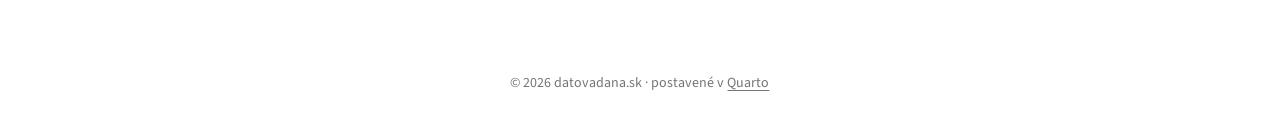
<file: docs/posts/okun_sweiz/index.html>
<!DOCTYPE html>
<html xmlns="http://www.w3.org/1999/xhtml" lang="sk" xml:lang="sk"><head>

<meta charset="utf-8">
<meta name="generator" content="quarto-1.5.57">

<meta name="viewport" content="width=device-width, initial-scale=1.0, user-scalable=yes">

<meta name="author" content="Dátová Dana">
<meta name="description" content="Učebnica sľubuje jedno číslo. Švajčiarske dáta ukazujú, že sa mení podľa obdobia, fázy cyklu aj metódy výpočtu.">

<title>Platí Okunov koeficient vo Švajčiarsku? – Dátová Dana</title>
<style>
code{white-space: pre-wrap;}
span.smallcaps{font-variant: small-caps;}
div.columns{display: flex; gap: min(4vw, 1.5em);}
div.column{flex: auto; overflow-x: auto;}
div.hanging-indent{margin-left: 1.5em; text-indent: -1.5em;}
ul.task-list{list-style: none;}
ul.task-list li input[type="checkbox"] {
  width: 0.8em;
  margin: 0 0.8em 0.2em -1em; /* quarto-specific, see https://github.com/quarto-dev/quarto-cli/issues/4556 */ 
  vertical-align: middle;
}
/* CSS for syntax highlighting */
pre > code.sourceCode { white-space: pre; position: relative; }
pre > code.sourceCode > span { line-height: 1.25; }
pre > code.sourceCode > span:empty { height: 1.2em; }
.sourceCode { overflow: visible; }
code.sourceCode > span { color: inherit; text-decoration: inherit; }
div.sourceCode { margin: 1em 0; }
pre.sourceCode { margin: 0; }
@media screen {
div.sourceCode { overflow: auto; }
}
@media print {
pre > code.sourceCode { white-space: pre-wrap; }
pre > code.sourceCode > span { display: inline-block; text-indent: -5em; padding-left: 5em; }
}
pre.numberSource code
  { counter-reset: source-line 0; }
pre.numberSource code > span
  { position: relative; left: -4em; counter-increment: source-line; }
pre.numberSource code > span > a:first-child::before
  { content: counter(source-line);
    position: relative; left: -1em; text-align: right; vertical-align: baseline;
    border: none; display: inline-block;
    -webkit-touch-callout: none; -webkit-user-select: none;
    -khtml-user-select: none; -moz-user-select: none;
    -ms-user-select: none; user-select: none;
    padding: 0 4px; width: 4em;
  }
pre.numberSource { margin-left: 3em;  padding-left: 4px; }
div.sourceCode
  {   }
@media screen {
pre > code.sourceCode > span > a:first-child::before { text-decoration: underline; }
}
</style>


<script src="../../site_libs/quarto-nav/quarto-nav.js"></script>
<script src="../../site_libs/quarto-nav/headroom.min.js"></script>
<script src="../../site_libs/clipboard/clipboard.min.js"></script>
<script src="../../site_libs/quarto-search/autocomplete.umd.js"></script>
<script src="../../site_libs/quarto-search/fuse.min.js"></script>
<script src="../../site_libs/quarto-search/quarto-search.js"></script>
<meta name="quarto:offset" content="../../">
<link href="../../favicon.ico" rel="icon">
<script src="../../site_libs/quarto-html/quarto.js"></script>
<script src="../../site_libs/quarto-html/popper.min.js"></script>
<script src="../../site_libs/quarto-html/tippy.umd.min.js"></script>
<script src="../../site_libs/quarto-html/anchor.min.js"></script>
<link href="../../site_libs/quarto-html/tippy.css" rel="stylesheet">
<link href="../../site_libs/quarto-html/quarto-syntax-highlighting.css" rel="stylesheet" id="quarto-text-highlighting-styles">
<script src="../../site_libs/bootstrap/bootstrap.min.js"></script>
<link href="../../site_libs/bootstrap/bootstrap-icons.css" rel="stylesheet">
<link href="../../site_libs/bootstrap/bootstrap.min.css" rel="stylesheet" id="quarto-bootstrap" data-mode="light">
<script id="quarto-search-options" type="application/json">{
  "location": "navbar",
  "copy-button": false,
  "collapse-after": 3,
  "panel-placement": "end",
  "type": "overlay",
  "limit": 50,
  "keyboard-shortcut": [
    "f",
    "/",
    "s"
  ],
  "show-item-context": false,
  "language": {
    "search-no-results-text": "Žiadne výsledky",
    "search-matching-documents-text": "zhodné dokumenty",
    "search-copy-link-title": "Skopírovať odkaz pre vyhľadávanie",
    "search-hide-matches-text": "Skryť ďalšie výsledky",
    "search-more-match-text": "ďalší výsledok v tomto dokumente",
    "search-more-matches-text": "ďalších výsledkov v tomto dokumente",
    "search-clear-button-title": "Vymazať",
    "search-text-placeholder": "",
    "search-detached-cancel-button-title": "Zrušiť",
    "search-submit-button-title": "Odoslať",
    "search-label": "Hľadať"
  }
}</script>
<link href="../../site_libs/htmltools-fill-0.5.8.1/fill.css" rel="stylesheet">

<script src="../../site_libs/htmlwidgets-1.6.4/htmlwidgets.js"></script>

<script src="../../site_libs/plotly-binding-4.12.1/plotly.js"></script>

<script src="../../site_libs/typedarray-0.1/typedarray.min.js"></script>

<script src="../../site_libs/jquery-3.5.1/jquery.min.js"></script>

<link href="../../site_libs/crosstalk-1.2.2/css/crosstalk.min.css" rel="stylesheet">

<script src="../../site_libs/crosstalk-1.2.2/js/crosstalk.min.js"></script>

<link href="../../site_libs/plotly-htmlwidgets-css-2.25.2/plotly-htmlwidgets.css" rel="stylesheet">

<script src="../../site_libs/plotly-main-2.25.2/plotly-latest.min.js"></script>



<meta property="og:title" content="Platí Okunov koeficient vo Švajčiarsku? – Dátová Dana">
<meta property="og:description" content="Učebnica sľubuje jedno číslo. Švajčiarske dáta ukazujú, že sa mení podľa obdobia, fázy cyklu aj metódy výpočtu.">
<meta property="og:image" content="https://datovadana.sk/posts/okun_sweiz/images/nahlad.png">
<meta property="og:site_name" content="Dátová Dana">
<meta property="og:image:height" content="623">
<meta property="og:image:width" content="1067">
<meta name="twitter:title" content="Platí Okunov koeficient vo Švajčiarsku? – Dátová Dana">
<meta name="twitter:description" content="Učebnica sľubuje jedno číslo. Švajčiarske dáta ukazujú, že sa mení podľa obdobia, fázy cyklu aj metódy výpočtu.">
<meta name="twitter:image" content="https://datovadana.sk/posts/okun_sweiz/images/nahlad.png">
<meta name="twitter:image-height" content="623">
<meta name="twitter:image-width" content="1067">
<meta name="twitter:card" content="summary_large_image">
</head>

<body class="nav-fixed">

<div id="quarto-search-results"></div>
  <header id="quarto-header" class="headroom fixed-top quarto-banner">
    <nav class="navbar navbar-expand-lg " data-bs-theme="dark">
      <div class="navbar-container container-fluid">
      <div class="navbar-brand-container mx-auto">
    <a class="navbar-brand" href="../../index.html">
    <span class="navbar-title">Dátová Dana</span>
    </a>
  </div>
            <div id="quarto-search" class="" title="Hľadať"></div>
          <button class="navbar-toggler" type="button" data-bs-toggle="collapse" data-bs-target="#navbarCollapse" aria-controls="navbarCollapse" role="menu" aria-expanded="false" aria-label="Prepnúť navigáciu" onclick="if (window.quartoToggleHeadroom) { window.quartoToggleHeadroom(); }">
  <span class="navbar-toggler-icon"></span>
</button>
          <div class="collapse navbar-collapse" id="navbarCollapse">
            <ul class="navbar-nav navbar-nav-scroll me-auto">
  <li class="nav-item">
    <a class="nav-link" href="../../index.html"> 
<span class="menu-text">Domov</span></a>
  </li>  
  <li class="nav-item">
    <a class="nav-link" href="../../pribehy.html"> 
<span class="menu-text">Príbehy</span></a>
  </li>  
  <li class="nav-item">
    <a class="nav-link" href="../../about.html"> 
<span class="menu-text">O mne</span></a>
  </li>  
</ul>
            <ul class="navbar-nav navbar-nav-scroll ms-auto">
  <li class="nav-item compact">
    <a class="nav-link" href="https://github.com/danakozakova"> <i class="bi bi-github" role="img" aria-label="GitHub">
</i> 
<span class="menu-text"></span></a>
  </li>  
</ul>
          </div> <!-- /navcollapse -->
            <div class="quarto-navbar-tools">
</div>
      </div> <!-- /container-fluid -->
    </nav>
</header>
<!-- content -->
<header id="title-block-header" class="quarto-title-block default page-columns page-full">
  <div class="quarto-title-banner page-columns page-full">
    <div class="quarto-title column-body">
      <h1 class="title">Platí Okunov koeficient vo Švajčiarsku?</h1>
                  <div>
        <div class="description">
          Učebnica sľubuje jedno číslo. Švajčiarske dáta ukazujú, že sa mení podľa obdobia, fázy cyklu aj metódy výpočtu.
        </div>
      </div>
                          <div class="quarto-categories">
                <div class="quarto-category">makroekonómia</div>
                <div class="quarto-category">Okunov zákon</div>
                <div class="quarto-category">HDP</div>
                <div class="quarto-category">nezamestnanosť</div>
                <div class="quarto-category">ekonometria</div>
              </div>
                  </div>
  </div>
    
  
  <div class="quarto-title-meta">

      <div>
      <div class="quarto-title-meta-heading">Autor</div>
      <div class="quarto-title-meta-contents">
               <p>Dátová Dana </p>
            </div>
    </div>
      
      <div>
      <div class="quarto-title-meta-heading">Publikované</div>
      <div class="quarto-title-meta-contents">
        <p class="date">5. augusta 2026</p>
      </div>
    </div>
    
      
    </div>
    
  
  </header><div id="quarto-content" class="quarto-container page-columns page-rows-contents page-layout-article page-navbar">
<!-- sidebar -->
<!-- margin-sidebar -->
    <div id="quarto-margin-sidebar" class="sidebar margin-sidebar">
        <nav id="TOC" role="doc-toc" class="toc-active">
    <h2 id="toc-title">Na tejto stránke</h2>
   
  <ul>
  <li><a href="#aké-dáta-boli-k-dispozícii" id="toc-aké-dáta-boli-k-dispozícii" class="nav-link active" data-scroll-target="#aké-dáta-boli-k-dispozícii">Aké dáta boli k dispozícii</a></li>
  <li><a href="#čo-sa-z-nich-dalo-zistiť" id="toc-čo-sa-z-nich-dalo-zistiť" class="nav-link" data-scroll-target="#čo-sa-z-nich-dalo-zistiť">Čo sa z nich dalo zistiť</a></li>
  <li><a href="#pozor-na-univerzálne-hodnoty" id="toc-pozor-na-univerzálne-hodnoty" class="nav-link" data-scroll-target="#pozor-na-univerzálne-hodnoty">Pozor na <em>„univerzálne hodnoty”</em></a></li>
  <li><a href="#pre-zvedavých-a-technicky-zdatných" id="toc-pre-zvedavých-a-technicky-zdatných" class="nav-link" data-scroll-target="#pre-zvedavých-a-technicky-zdatných">Pre zvedavých a technicky zdatných</a></li>
  <li><a href="#ak-máte-dáta-a-otázky" id="toc-ak-máte-dáta-a-otázky" class="nav-link" data-scroll-target="#ak-máte-dáta-a-otázky">Ak máte dáta a otázky</a></li>
  </ul>
</nav>
    </div>
<!-- main -->
<main class="content quarto-banner-title-block" id="quarto-document-content">





<p>Na ekonómii učia pomerne priamočiare pravidlo: keď ekonomika spomalí, nezamestnanosť stúpne približne o <strong>Okunov koeficient</strong>. Znie to skoro ako fyzikálna konštanta. Skúšala som to číslo odhadnúť na reálnych dátach Švajčiarska za roky 2010 až 2025. Trošku tricky je však to, aké dáta do toho vstupujú. Teoreticky je to jasné, prakticky tie vstupy do vzorca odhadujeme. A nástrojov na odhad je niekoľko. A tu je vlastne pointa: <strong>Okunov koeficient nie je konštanta, je to odpoveď, ktorá závisí od otázky.</strong></p>
<section id="aké-dáta-boli-k-dispozícii" class="level2">
<h2 class="anchored" data-anchor-id="aké-dáta-boli-k-dispozícii">Aké dáta boli k dispozícii</h2>
<p>Použila som dva verejného rady z <strong><a href="https://data-explorer.oecd.org">OECD Data Explorer</a></strong>: štvrťročný reálny HDP (objemový index, sezónne očistený) a štvrťročnú mieru nezamestnanosti, oboje za Švajčiarsko, obdobie 2010Q1 – 2025Q4.</p>
<p>Okunov zákon pracuje s <strong>cyklickou zložkou</strong> a s odchýlkami od dlhodobého trendu. Tá cyklická zložka je práve ten teoretický základný stav. Jeden časový rad je teda rozdelený na dve časti:</p>
<ul>
<li>HDP: na základnú trajektóriu a odchýlku od nej (tzv. <strong>produkčnú medzeru</strong>),</li>
<li>nezamestnanosť na dlhodobý priemer a odchýlku od neho (<strong>cyklická nezamestnanosť</strong>).</li>
</ul>
<p>Pri výpočte Okunovho koeficientu sú dôležité tieto dve odchýlky. Tie samozrejme záležia od odhadu tej základnej trajektórie.</p>
<p>Čo je tu na dátach trochu netypické - je covidový <strong>rok 2020</strong>. Je to extrémny výkyv, HDP vtedy spadlo takmer 9 % pod svoj trend. A práve tento jeden bod ťahá takmer celý výsledok.</p>
</section>
<section id="čo-sa-z-nich-dalo-zistiť" class="level2">
<h2 class="anchored" data-anchor-id="čo-sa-z-nich-dalo-zistiť">Čo sa z nich dalo zistiť</h2>
<p><strong>Vzťah, ktorý naplno vidno až v kríze.</strong> Keď proti sebe vynesiem produkčnú medzeru a cyklickú nezamestnanosť, očakávaný záporný vzťah tam je — ale drží ho hlavne rok 2020. V pokojných rokoch je produkčná medzera príliš blízko nuly; až covidový prepad (medzera −8,6 %, skok nezamestnanosti) dodá väčšinu „signálu”. Odhad na celej vzorke dá koeficient <strong>α ≈ −0,09</strong> a je štatisticky významný (p ≈ 0,002): zhruba, jednopercentný prepad HDP pod trend sprevádza nárast cyklickej nezamestnanosti o ~0,09 bodu.</p>
<div class="cell">
<details class="code-fold">
<summary>Zobraziť kód</summary>
<div class="sourceCode cell-code" id="cb1"><pre class="sourceCode r code-with-copy"><code class="sourceCode r"><span id="cb1-1"><a href="#cb1-1" aria-hidden="true" tabindex="-1"></a>g1 <span class="ot">&lt;-</span> <span class="fu">ggplot</span>(dat, <span class="fu">aes</span>(yc, uc, <span class="at">colour =</span> Obdobie)) <span class="sc">+</span></span>
<span id="cb1-2"><a href="#cb1-2" aria-hidden="true" tabindex="-1"></a>  <span class="fu">geom_hline</span>(<span class="at">yintercept =</span> <span class="dv">0</span>, <span class="at">linetype =</span> <span class="st">"dashed"</span>, <span class="at">colour =</span> <span class="st">"grey75"</span>) <span class="sc">+</span></span>
<span id="cb1-3"><a href="#cb1-3" aria-hidden="true" tabindex="-1"></a>  <span class="fu">geom_vline</span>(<span class="at">xintercept =</span> <span class="dv">0</span>, <span class="at">linetype =</span> <span class="st">"dashed"</span>, <span class="at">colour =</span> <span class="st">"grey75"</span>) <span class="sc">+</span></span>
<span id="cb1-4"><a href="#cb1-4" aria-hidden="true" tabindex="-1"></a>  <span class="fu">geom_smooth</span>(<span class="fu">aes</span>(<span class="at">group =</span> <span class="dv">1</span>), <span class="at">method =</span> <span class="st">"lm"</span>, <span class="at">formula =</span> y <span class="sc">~</span> x <span class="sc">-</span> <span class="dv">1</span>,</span>
<span id="cb1-5"><a href="#cb1-5" aria-hidden="true" tabindex="-1"></a>              <span class="at">se =</span> <span class="cn">FALSE</span>, <span class="at">colour =</span> <span class="st">"grey30"</span>, <span class="at">linewidth =</span> <span class="fl">0.8</span>) <span class="sc">+</span></span>
<span id="cb1-6"><a href="#cb1-6" aria-hidden="true" tabindex="-1"></a>  <span class="fu">geom_point</span>(<span class="at">size =</span> <span class="fl">1.9</span>, <span class="at">alpha =</span> <span class="fl">0.85</span>) <span class="sc">+</span></span>
<span id="cb1-7"><a href="#cb1-7" aria-hidden="true" tabindex="-1"></a>  <span class="fu">scale_colour_manual</span>(<span class="at">values =</span> <span class="fu">c</span>(<span class="st">"do 2019"</span> <span class="ot">=</span> <span class="st">"salmon"</span>, <span class="st">"od 2020"</span> <span class="ot">=</span> <span class="st">"salmon4"</span>)) <span class="sc">+</span></span>
<span id="cb1-8"><a href="#cb1-8" aria-hidden="true" tabindex="-1"></a>  <span class="fu">labs</span>(<span class="at">x =</span> <span class="st">"produkčná medzera (odchýlka HDP od trendu, %)"</span>,</span>
<span id="cb1-9"><a href="#cb1-9" aria-hidden="true" tabindex="-1"></a>       <span class="at">y =</span> <span class="st">"cyklická nezamestnanosť (p.b.)"</span>, <span class="at">colour =</span> <span class="cn">NULL</span>) <span class="sc">+</span></span>
<span id="cb1-10"><a href="#cb1-10" aria-hidden="true" tabindex="-1"></a>  <span class="fu">theme_minimal</span>()</span>
<span id="cb1-11"><a href="#cb1-11" aria-hidden="true" tabindex="-1"></a><span class="fu">ggplotly</span>(g1) <span class="sc">|&gt;</span> <span class="fu">layout</span>(<span class="at">font =</span> <span class="fu">list</span>(<span class="at">family =</span> <span class="st">"sans-serif"</span>))</span></code><button title="Kopírovať do schránky" class="code-copy-button"><i class="bi"></i></button></pre></div>
</details>
<div id="fig-scatter" class="cell-output-display quarto-float quarto-figure quarto-figure-center anchored">
<figure class="quarto-float quarto-float-fig figure">
<div aria-describedby="fig-scatter-caption-0ceaefa1-69ba-4598-a22c-09a6ac19f8ca">
<div class="plotly html-widget html-fill-item" id="htmlwidget-8c096aff6451aa99720e" style="width:100%;height:464px;"></div>
<script type="application/json" data-for="htmlwidget-8c096aff6451aa99720e">{"x":{"data":[{"x":[-9.187866485563843,2.5619138317527335],"y":[0,0],"text":"yintercept: 0","type":"scatter","mode":"lines","line":{"width":1.8897637795275593,"color":"rgba(191,191,191,1)","dash":"dash"},"hoveron":"points","showlegend":false,"xaxis":"x","yaxis":"y","hoverinfo":"text","frame":null},{"x":[0,0],"y":[-0.74708589375000023,0.94612870624999945],"text":"xintercept: 0","type":"scatter","mode":"lines","line":{"width":1.8897637795275593,"color":"rgba(191,191,191,1)","dash":"dash"},"hoveron":"points","showlegend":false,"xaxis":"x","yaxis":"y","hoverinfo":"text","frame":null},{"x":[-8.6537855620494533,-8.5185752016660636,-8.383364841282674,-8.2481544808992844,-8.1129441205158948,-7.9777337601325042,-7.8425233997491146,-7.7073130393657241,-7.5721026789823345,-7.4368923185989448,-7.3016819582155552,-7.1664715978321656,-7.031261237448776,-6.8960508770653854,-6.7608405166819958,-6.6256301562986053,-6.4904197959152157,-6.355209435531826,-6.2199990751484364,-6.0847887147650468,-5.9495783543816572,-5.8143679939982675,-5.679157633614877,-5.5439472732314874,-5.4087369128480978,-5.2735265524647073,-5.1383161920813176,-5.003105831697928,-4.8678954713145384,-4.7326851109311487,-4.5974747505477582,-4.4622643901643686,-4.327054029780979,-4.1918436693975893,-4.0566333090141997,-3.9214229486308092,-3.7862125882474196,-3.6510022278640299,-3.5157918674806403,-3.3805815070972498,-3.2453711467138602,-3.1101607863304706,-2.9749504259470809,-2.8397400655636913,-2.7045297051803008,-2.5693193447969112,-2.4341089844135215,-2.2988986240301319,-2.1636882636467423,-2.0284779032633518,-1.8932675428799621,-1.7580571824965725,-1.6228468221131829,-1.4876364617297924,-1.3524261013464027,-1.2172157409630131,-1.0820053805796235,-0.94679502019623385,-0.81158465981284333,-0.67637429942945371,-0.54116393904606319,-0.40595357866267356,-0.27074321827928394,-0.13553285789589431,-0.0003224975125046825,0.13488786287088494,0.27009822325427457,0.4053085836376642,0.54051894402105383,0.67572930440444523,0.81093966478783486,0.94615002517122448,1.0813603855546141,1.2165707459380037,1.3517811063213934,1.486991466704783,1.6222018270881726,1.7574121874715622,1.8926225478549537,2.0278329082383437],"y":[0.76472275555309555,0.75277440778894944,0.74082606002480345,0.72887771226065745,0.71692936449651135,0.70498101673236524,0.69303266896821925,0.68108432120407314,0.66913597343992703,0.65718762567578104,0.64523927791163505,0.63329093014748894,0.62134258238334295,0.60939423461919684,0.59744588685505085,0.58549753909090474,0.57354919132675863,0.56160084356261264,0.54965249579846664,0.53770414803432054,0.52575580027017454,0.51380745250602844,0.50185910474188233,0.48991075697773634,0.47796240921359029,0.46601406144944418,0.45406571368529813,0.44211736592115214,0.43016901815700609,0.41822067039286004,0.40627232262871393,0.39432397486456788,0.38237562710042189,0.37042727933627584,0.35847893157212979,0.34653058380798368,0.33458223604383769,0.32263388827969164,0.31068554051554559,0.29873719275139948,0.28678884498725343,0.27484049722310744,0.26289214945896139,0.25094380169481534,0.23899545393066923,0.22704710616652321,0.21509875840237716,0.20315041063823114,0.19120206287408509,0.17925371510993898,0.16730536734579296,0.15535701958164691,0.14340867181750089,0.13146032405335475,0.11951197628920873,0.1075636285250627,0.09561528076091666,0.083666932996770624,0.071718585232624518,0.059770237468478482,0.04782188970433237,0.035873541940186333,0.023925194176040301,0.011976846411894268,2.84986477482339e-05,-0.011919849116397801,-0.023868196880543834,-0.03581654464468987,-0.047764892408835906,-0.059713240172982095,-0.071661587937128124,-0.08360993570127416,-0.095558283465420196,-0.10750663122956623,-0.11945497899371227,-0.13140332675785829,-0.14335167452200434,-0.15530002228615036,-0.16724837005029655,-0.17919671781444263],"text":["yc: -8.6537855620<br />uc:  7.647228e-01<br />Obdobie: grey30<br />group: 1","yc: -8.5185752017<br />uc:  7.527744e-01<br />Obdobie: grey30<br />group: 1","yc: -8.3833648413<br />uc:  7.408261e-01<br />Obdobie: grey30<br />group: 1","yc: -8.2481544809<br />uc:  7.288777e-01<br />Obdobie: grey30<br />group: 1","yc: -8.1129441205<br />uc:  7.169294e-01<br />Obdobie: grey30<br />group: 1","yc: -7.9777337601<br />uc:  7.049810e-01<br />Obdobie: grey30<br />group: 1","yc: -7.8425233997<br />uc:  6.930327e-01<br />Obdobie: grey30<br />group: 1","yc: -7.7073130394<br />uc:  6.810843e-01<br />Obdobie: grey30<br />group: 1","yc: -7.5721026790<br />uc:  6.691360e-01<br />Obdobie: grey30<br />group: 1","yc: -7.4368923186<br />uc:  6.571876e-01<br />Obdobie: grey30<br />group: 1","yc: -7.3016819582<br />uc:  6.452393e-01<br />Obdobie: grey30<br />group: 1","yc: -7.1664715978<br />uc:  6.332909e-01<br />Obdobie: grey30<br />group: 1","yc: -7.0312612374<br />uc:  6.213426e-01<br />Obdobie: grey30<br />group: 1","yc: -6.8960508771<br />uc:  6.093942e-01<br />Obdobie: grey30<br />group: 1","yc: -6.7608405167<br />uc:  5.974459e-01<br />Obdobie: grey30<br />group: 1","yc: -6.6256301563<br />uc:  5.854975e-01<br />Obdobie: grey30<br />group: 1","yc: -6.4904197959<br />uc:  5.735492e-01<br />Obdobie: grey30<br />group: 1","yc: -6.3552094355<br />uc:  5.616008e-01<br />Obdobie: grey30<br />group: 1","yc: -6.2199990751<br />uc:  5.496525e-01<br />Obdobie: grey30<br />group: 1","yc: -6.0847887148<br />uc:  5.377041e-01<br />Obdobie: grey30<br />group: 1","yc: -5.9495783544<br />uc:  5.257558e-01<br />Obdobie: grey30<br />group: 1","yc: -5.8143679940<br />uc:  5.138075e-01<br />Obdobie: grey30<br />group: 1","yc: -5.6791576336<br />uc:  5.018591e-01<br />Obdobie: grey30<br />group: 1","yc: -5.5439472732<br />uc:  4.899108e-01<br />Obdobie: grey30<br />group: 1","yc: -5.4087369128<br />uc:  4.779624e-01<br />Obdobie: grey30<br />group: 1","yc: -5.2735265525<br />uc:  4.660141e-01<br />Obdobie: grey30<br />group: 1","yc: -5.1383161921<br />uc:  4.540657e-01<br />Obdobie: grey30<br />group: 1","yc: -5.0031058317<br />uc:  4.421174e-01<br />Obdobie: grey30<br />group: 1","yc: -4.8678954713<br />uc:  4.301690e-01<br />Obdobie: grey30<br />group: 1","yc: -4.7326851109<br />uc:  4.182207e-01<br />Obdobie: grey30<br />group: 1","yc: -4.5974747505<br />uc:  4.062723e-01<br />Obdobie: grey30<br />group: 1","yc: -4.4622643902<br />uc:  3.943240e-01<br />Obdobie: grey30<br />group: 1","yc: -4.3270540298<br />uc:  3.823756e-01<br />Obdobie: grey30<br />group: 1","yc: -4.1918436694<br />uc:  3.704273e-01<br />Obdobie: grey30<br />group: 1","yc: -4.0566333090<br />uc:  3.584789e-01<br />Obdobie: grey30<br />group: 1","yc: -3.9214229486<br />uc:  3.465306e-01<br />Obdobie: grey30<br />group: 1","yc: -3.7862125882<br />uc:  3.345822e-01<br />Obdobie: grey30<br />group: 1","yc: -3.6510022279<br />uc:  3.226339e-01<br />Obdobie: grey30<br />group: 1","yc: -3.5157918675<br />uc:  3.106855e-01<br />Obdobie: grey30<br />group: 1","yc: -3.3805815071<br />uc:  2.987372e-01<br />Obdobie: grey30<br />group: 1","yc: -3.2453711467<br />uc:  2.867888e-01<br />Obdobie: grey30<br />group: 1","yc: -3.1101607863<br />uc:  2.748405e-01<br />Obdobie: grey30<br />group: 1","yc: -2.9749504259<br />uc:  2.628921e-01<br />Obdobie: grey30<br />group: 1","yc: -2.8397400656<br />uc:  2.509438e-01<br />Obdobie: grey30<br />group: 1","yc: -2.7045297052<br />uc:  2.389955e-01<br />Obdobie: grey30<br />group: 1","yc: -2.5693193448<br />uc:  2.270471e-01<br />Obdobie: grey30<br />group: 1","yc: -2.4341089844<br />uc:  2.150988e-01<br />Obdobie: grey30<br />group: 1","yc: -2.2988986240<br />uc:  2.031504e-01<br />Obdobie: grey30<br />group: 1","yc: -2.1636882636<br />uc:  1.912021e-01<br />Obdobie: grey30<br />group: 1","yc: -2.0284779033<br />uc:  1.792537e-01<br />Obdobie: grey30<br />group: 1","yc: -1.8932675429<br />uc:  1.673054e-01<br />Obdobie: grey30<br />group: 1","yc: -1.7580571825<br />uc:  1.553570e-01<br />Obdobie: grey30<br />group: 1","yc: -1.6228468221<br />uc:  1.434087e-01<br />Obdobie: grey30<br />group: 1","yc: -1.4876364617<br />uc:  1.314603e-01<br />Obdobie: grey30<br />group: 1","yc: -1.3524261013<br />uc:  1.195120e-01<br />Obdobie: grey30<br />group: 1","yc: -1.2172157410<br />uc:  1.075636e-01<br />Obdobie: grey30<br />group: 1","yc: -1.0820053806<br />uc:  9.561528e-02<br />Obdobie: grey30<br />group: 1","yc: -0.9467950202<br />uc:  8.366693e-02<br />Obdobie: grey30<br />group: 1","yc: -0.8115846598<br />uc:  7.171859e-02<br />Obdobie: grey30<br />group: 1","yc: -0.6763742994<br />uc:  5.977024e-02<br />Obdobie: grey30<br />group: 1","yc: -0.5411639390<br />uc:  4.782189e-02<br />Obdobie: grey30<br />group: 1","yc: -0.4059535787<br />uc:  3.587354e-02<br />Obdobie: grey30<br />group: 1","yc: -0.2707432183<br />uc:  2.392519e-02<br />Obdobie: grey30<br />group: 1","yc: -0.1355328579<br />uc:  1.197685e-02<br />Obdobie: grey30<br />group: 1","yc: -0.0003224975<br />uc:  2.849865e-05<br />Obdobie: grey30<br />group: 1","yc:  0.1348878629<br />uc: -1.191985e-02<br />Obdobie: grey30<br />group: 1","yc:  0.2700982233<br />uc: -2.386820e-02<br />Obdobie: grey30<br />group: 1","yc:  0.4053085836<br />uc: -3.581654e-02<br />Obdobie: grey30<br />group: 1","yc:  0.5405189440<br />uc: -4.776489e-02<br />Obdobie: grey30<br />group: 1","yc:  0.6757293044<br />uc: -5.971324e-02<br />Obdobie: grey30<br />group: 1","yc:  0.8109396648<br />uc: -7.166159e-02<br />Obdobie: grey30<br />group: 1","yc:  0.9461500252<br />uc: -8.360994e-02<br />Obdobie: grey30<br />group: 1","yc:  1.0813603856<br />uc: -9.555828e-02<br />Obdobie: grey30<br />group: 1","yc:  1.2165707459<br />uc: -1.075066e-01<br />Obdobie: grey30<br />group: 1","yc:  1.3517811063<br />uc: -1.194550e-01<br />Obdobie: grey30<br />group: 1","yc:  1.4869914667<br />uc: -1.314033e-01<br />Obdobie: grey30<br />group: 1","yc:  1.6222018271<br />uc: -1.433517e-01<br />Obdobie: grey30<br />group: 1","yc:  1.7574121875<br />uc: -1.553000e-01<br />Obdobie: grey30<br />group: 1","yc:  1.8926225479<br />uc: -1.672484e-01<br />Obdobie: grey30<br />group: 1","yc:  2.0278329082<br />uc: -1.791967e-01<br />Obdobie: grey30<br />group: 1"],"type":"scatter","mode":"lines","name":"fitted values","line":{"width":3.0236220472440949,"color":"rgba(77,77,77,1)","dash":"solid"},"hoveron":"points","showlegend":false,"xaxis":"x","yaxis":"y","hoverinfo":"text","frame":null},{"x":[0.40939769759904437,0.72762761626046923,0.7639198484433225,1.0312199797919019,0.63386435861922219,0.9639102219146245,-0.007871749213334011,-0.18811395829691552,-0.22931716733679114,-0.4543840800290872,-0.076871876180936299,-0.46792436405413568,-0.5586495718181782,-0.32201371321682593,-0.091092378397913051,-0.32486222996465886,-0.12791417538987351,0.29740175685677772,0.43563371824217045,0.51268823062291746,-0.1371658751387094,-0.43736502760196339,-0.20349467031416196,0.067669508812875076,0.11122448423880496,0.11048524028811771,0.069861523528448627,-0.64401188269091891,-1.0376260798862991,-0.70289699944374628,-0.37654867039246165,0.16111715445275088,0.96654107137829126,1.569212205121207,0.74619460661639092,0.5917449758174429,0.226560660437991,0.41800668848843714,0.25966212239661951,-0.0023791351945423437],"y":[0.3795404062500003,0.20268040624999983,0.21617340625000026,-0.10109459375000007,-0.17915659375000015,-0.45176159374999969,-0.14048259374999983,-0.13387459374999988,-0.26231159374999979,-0.29716459374999982,-0.10800459375000049,0.090091406250000006,0.19867740624999985,0.13323140625000018,0.081397406249999804,0.061308406250000225,0.33830040625000013,0.24610040625000007,0.24876440625000029,-0.038054593750000087,-0.10518459374999978,0.014835406249999572,0.31463740625000014,0.46078640624999956,0.3871534062499995,0.29088640625000028,0.29817840624999992,0.18187740624999993,0.2978464062499997,0.082694406249999908,0.1891874062500003,0.10384440625000035,0.22362140624999949,0.28345940624999955,-0.36611059375000021,0.19463940625000031,-0.010587593750000401,-0.23922859375000005,-0.28224259375000038,-0.40707759375000041],"text":["yc:  0.409397698<br />uc:  0.37954041<br />Obdobie: do 2019","yc:  0.727627616<br />uc:  0.20268041<br />Obdobie: do 2019","yc:  0.763919848<br />uc:  0.21617341<br />Obdobie: do 2019","yc:  1.031219980<br />uc: -0.10109459<br />Obdobie: do 2019","yc:  0.633864359<br />uc: -0.17915659<br />Obdobie: do 2019","yc:  0.963910222<br />uc: -0.45176159<br />Obdobie: do 2019","yc: -0.007871749<br />uc: -0.14048259<br />Obdobie: do 2019","yc: -0.188113958<br />uc: -0.13387459<br />Obdobie: do 2019","yc: -0.229317167<br />uc: -0.26231159<br />Obdobie: do 2019","yc: -0.454384080<br />uc: -0.29716459<br />Obdobie: do 2019","yc: -0.076871876<br />uc: -0.10800459<br />Obdobie: do 2019","yc: -0.467924364<br />uc:  0.09009141<br />Obdobie: do 2019","yc: -0.558649572<br />uc:  0.19867741<br />Obdobie: do 2019","yc: -0.322013713<br />uc:  0.13323141<br />Obdobie: do 2019","yc: -0.091092378<br />uc:  0.08139741<br />Obdobie: do 2019","yc: -0.324862230<br />uc:  0.06130841<br />Obdobie: do 2019","yc: -0.127914175<br />uc:  0.33830041<br />Obdobie: do 2019","yc:  0.297401757<br />uc:  0.24610041<br />Obdobie: do 2019","yc:  0.435633718<br />uc:  0.24876441<br />Obdobie: do 2019","yc:  0.512688231<br />uc: -0.03805459<br />Obdobie: do 2019","yc: -0.137165875<br />uc: -0.10518459<br />Obdobie: do 2019","yc: -0.437365028<br />uc:  0.01483541<br />Obdobie: do 2019","yc: -0.203494670<br />uc:  0.31463741<br />Obdobie: do 2019","yc:  0.067669509<br />uc:  0.46078641<br />Obdobie: do 2019","yc:  0.111224484<br />uc:  0.38715341<br />Obdobie: do 2019","yc:  0.110485240<br />uc:  0.29088641<br />Obdobie: do 2019","yc:  0.069861524<br />uc:  0.29817841<br />Obdobie: do 2019","yc: -0.644011883<br />uc:  0.18187741<br />Obdobie: do 2019","yc: -1.037626080<br />uc:  0.29784641<br />Obdobie: do 2019","yc: -0.702896999<br />uc:  0.08269441<br />Obdobie: do 2019","yc: -0.376548670<br />uc:  0.18918741<br />Obdobie: do 2019","yc:  0.161117154<br />uc:  0.10384441<br />Obdobie: do 2019","yc:  0.966541071<br />uc:  0.22362141<br />Obdobie: do 2019","yc:  1.569212205<br />uc:  0.28345941<br />Obdobie: do 2019","yc:  0.746194607<br />uc: -0.36611059<br />Obdobie: do 2019","yc:  0.591744976<br />uc:  0.19463941<br />Obdobie: do 2019","yc:  0.226560660<br />uc: -0.01058759<br />Obdobie: do 2019","yc:  0.418006688<br />uc: -0.23922859<br />Obdobie: do 2019","yc:  0.259662122<br />uc: -0.28224259<br />Obdobie: do 2019","yc: -0.002379135<br />uc: -0.40707759<br />Obdobie: do 2019"],"type":"scatter","mode":"markers","marker":{"autocolorscale":false,"color":"rgba(250,128,114,1)","opacity":0.84999999999999998,"size":7.1811023622047241,"symbol":"circle","line":{"width":1.8897637795275593,"color":"rgba(250,128,114,1)"}},"hoveron":"points","name":"do 2019","legendgroup":"do 2019","showlegend":true,"xaxis":"x","yaxis":"y","hoverinfo":"text","frame":null},{"x":[-1.598141535051945,-8.6537855620494533,-3.2040905835698643,-2.7552157877294823,-2.4999102130629183,-0.25272434950281042,1.4269884867533655,1.7250466110438882,1.4901646786363054,1.93841978815896,2.0278329082383437,1.7664608655544967,1.4888083905795528,0.6565046566264976,0.64237131074796605,0.53941183824974481,0.049714016608855431,0.54198265949414137,0.53793852008988441,0.3222306278988436,0.57695328872998308,0.23084448034522426,-0.68023947989005928,-1.0010056822658915],"y":[-0.35778459374999994,0.064615406249999729,0.32723540624999981,0.71458340625000005,0.86916440624999947,0.5906484062499997,0.21000840625000006,-0.13275159375000012,-0.30230059375000007,-0.48351259375000044,-0.66146559375000002,-0.58045859375000042,-0.62902559374999978,-0.67012159375000024,-0.53576059375000007,-0.50969059375000025,-0.50969059375000025,-0.41053559374999971,-0.095069593749999903,-0.13761159374999998,-0.039829593750000392,0.13067140625000029,0.29582440624999951,0.45528140625000013],"text":["yc: -1.598141535<br />uc: -0.35778459<br />Obdobie: od 2020","yc: -8.653785562<br />uc:  0.06461541<br />Obdobie: od 2020","yc: -3.204090584<br />uc:  0.32723541<br />Obdobie: od 2020","yc: -2.755215788<br />uc:  0.71458341<br />Obdobie: od 2020","yc: -2.499910213<br />uc:  0.86916441<br />Obdobie: od 2020","yc: -0.252724350<br />uc:  0.59064841<br />Obdobie: od 2020","yc:  1.426988487<br />uc:  0.21000841<br />Obdobie: od 2020","yc:  1.725046611<br />uc: -0.13275159<br />Obdobie: od 2020","yc:  1.490164679<br />uc: -0.30230059<br />Obdobie: od 2020","yc:  1.938419788<br />uc: -0.48351259<br />Obdobie: od 2020","yc:  2.027832908<br />uc: -0.66146559<br />Obdobie: od 2020","yc:  1.766460866<br />uc: -0.58045859<br />Obdobie: od 2020","yc:  1.488808391<br />uc: -0.62902559<br />Obdobie: od 2020","yc:  0.656504657<br />uc: -0.67012159<br />Obdobie: od 2020","yc:  0.642371311<br />uc: -0.53576059<br />Obdobie: od 2020","yc:  0.539411838<br />uc: -0.50969059<br />Obdobie: od 2020","yc:  0.049714017<br />uc: -0.50969059<br />Obdobie: od 2020","yc:  0.541982659<br />uc: -0.41053559<br />Obdobie: od 2020","yc:  0.537938520<br />uc: -0.09506959<br />Obdobie: od 2020","yc:  0.322230628<br />uc: -0.13761159<br />Obdobie: od 2020","yc:  0.576953289<br />uc: -0.03982959<br />Obdobie: od 2020","yc:  0.230844480<br />uc:  0.13067141<br />Obdobie: od 2020","yc: -0.680239480<br />uc:  0.29582441<br />Obdobie: od 2020","yc: -1.001005682<br />uc:  0.45528141<br />Obdobie: od 2020"],"type":"scatter","mode":"markers","marker":{"autocolorscale":false,"color":"rgba(139,76,57,1)","opacity":0.84999999999999998,"size":7.1811023622047241,"symbol":"circle","line":{"width":1.8897637795275593,"color":"rgba(139,76,57,1)"}},"hoveron":"points","name":"od 2020","legendgroup":"od 2020","showlegend":true,"xaxis":"x","yaxis":"y","hoverinfo":"text","frame":null}],"layout":{"margin":{"t":23.305936073059364,"r":7.3059360730593621,"b":37.260273972602747,"l":48.949771689497723},"paper_bgcolor":"rgba(255,255,255,1)","font":{"color":"rgba(0,0,0,1)","family":"sans-serif","size":14.611872146118724},"xaxis":{"domain":[0,1],"automargin":true,"type":"linear","autorange":false,"range":[-9.187866485563843,2.5619138317527335],"tickmode":"array","ticktext":["-9","-6","-3","0"],"tickvals":[-9,-6,-3,0],"categoryorder":"array","categoryarray":["-9","-6","-3","0"],"nticks":null,"ticks":"","tickcolor":null,"ticklen":3.6529680365296811,"tickwidth":0,"showticklabels":true,"tickfont":{"color":"rgba(77,77,77,1)","family":"","size":11.68949771689498},"tickangle":-0,"showline":false,"linecolor":null,"linewidth":0,"showgrid":true,"gridcolor":"rgba(235,235,235,1)","gridwidth":0.66417600664176002,"zeroline":false,"anchor":"y","title":{"text":"produkčná medzera (odchýlka HDP od trendu, %)","font":{"color":"rgba(0,0,0,1)","family":"","size":14.611872146118724}},"hoverformat":".2f"},"yaxis":{"domain":[0,1],"automargin":true,"type":"linear","autorange":false,"range":[-0.74708589375000023,0.94612870624999945],"tickmode":"array","ticktext":["-0.5","0.0","0.5"],"tickvals":[-0.5,0,0.5],"categoryorder":"array","categoryarray":["-0.5","0.0","0.5"],"nticks":null,"ticks":"","tickcolor":null,"ticklen":3.6529680365296811,"tickwidth":0,"showticklabels":true,"tickfont":{"color":"rgba(77,77,77,1)","family":"","size":11.68949771689498},"tickangle":-0,"showline":false,"linecolor":null,"linewidth":0,"showgrid":true,"gridcolor":"rgba(235,235,235,1)","gridwidth":0.66417600664176002,"zeroline":false,"anchor":"x","title":{"text":"cyklická nezamestnanosť (p.b.)","font":{"color":"rgba(0,0,0,1)","family":"","size":14.611872146118724}},"hoverformat":".2f"},"shapes":[],"showlegend":true,"legend":{"bgcolor":null,"bordercolor":null,"borderwidth":0,"font":{"color":"rgba(0,0,0,1)","family":"","size":11.68949771689498},"title":{"text":"","font":{"color":"rgba(0,0,0,1)","family":"","size":14.611872146118724}}},"hovermode":"closest","barmode":"relative"},"config":{"doubleClick":"reset","modeBarButtonsToAdd":["hoverclosest","hovercompare"],"showSendToCloud":false},"source":"A","attrs":{"55e46e1d5adb":{"yintercept":{},"type":"scatter"},"55e434c55946":{"xintercept":{}},"55e45cf0269e":{"x":{},"y":{},"colour":{}},"55e413025b3b":{"x":{},"y":{},"colour":{}}},"cur_data":"55e46e1d5adb","visdat":{"55e46e1d5adb":["function (y) ","x"],"55e434c55946":["function (y) ","x"],"55e45cf0269e":["function (y) ","x"],"55e413025b3b":["function (y) ","x"]},"highlight":{"on":"plotly_click","persistent":false,"dynamic":false,"selectize":false,"opacityDim":0.20000000000000001,"selected":{"opacity":1},"debounce":0},"shinyEvents":["plotly_hover","plotly_click","plotly_selected","plotly_relayout","plotly_brushed","plotly_brushing","plotly_clickannotation","plotly_doubleclick","plotly_deselect","plotly_afterplot","plotly_sunburstclick"],"base_url":"https://plot.ly"},"evals":[],"jsHooks":[]}</script>
</div>
<figcaption class="quarto-float-caption-bottom quarto-float-caption quarto-float-fig" id="fig-scatter-caption-0ceaefa1-69ba-4598-a22c-09a6ac19f8ca">
Obrázok&nbsp;1: Produkčná medzera vs.&nbsp;cyklická nezamestnanosť (Švajčiarsko, 2010–2025). Priamka = statický odhad na celej vzorke.
</figcaption>
</figure>
</div>
</div>
<p><strong>Jeden koeficient, tri rôzne odpovede.</strong> Stačí rozdeliť vzorku na obdobie pred a po roku 2020 a „jeden koeficient” sa rozpadne. Pred covidom (2010–2019) je odhad prakticky <strong>nulový (≈ −0,02)</strong> — v pokojnej švajčiarskej dekáde bol vzťah medzi výstupnou medzerou a nezamestnanosťou štatisticky nulový. Po roku 2020 je odhad <strong>silnejší a presný (≈ −0,10)</strong>. Tie isté premenné, tá istá krajina — číslo závisí len od toho, ktoré roky si vyberiete. (Časť rozdielu je technická: pred covidom sa HDP takmer nehýbalo, nízka variabilita nafúkne neistotu.)</p>
<div class="cell">
<details class="code-fold">
<summary>Zobraziť kód</summary>
<div class="sourceCode cell-code" id="cb2"><pre class="sourceCode r code-with-copy"><code class="sourceCode r"><span id="cb2-1"><a href="#cb2-1" aria-hidden="true" tabindex="-1"></a>por <span class="ot">&lt;-</span> <span class="fu">data.frame</span>(</span>
<span id="cb2-2"><a href="#cb2-2" aria-hidden="true" tabindex="-1"></a>  <span class="at">obdobie =</span> <span class="fu">factor</span>(<span class="fu">c</span>(<span class="st">"Celá vzorka</span><span class="sc">\n</span><span class="st">2010–2025"</span>, <span class="st">"Pred 2020</span><span class="sc">\n</span><span class="st">2010–2019"</span>, <span class="st">"Po 2020</span><span class="sc">\n</span><span class="st">2020–2025"</span>),</span>
<span id="cb2-3"><a href="#cb2-3" aria-hidden="true" tabindex="-1"></a>                   <span class="at">levels =</span> <span class="fu">c</span>(<span class="st">"Celá vzorka</span><span class="sc">\n</span><span class="st">2010–2025"</span>, <span class="st">"Pred 2020</span><span class="sc">\n</span><span class="st">2010–2019"</span>, <span class="st">"Po 2020</span><span class="sc">\n</span><span class="st">2020–2025"</span>)),</span>
<span id="cb2-4"><a href="#cb2-4" aria-hidden="true" tabindex="-1"></a>  <span class="at">odhad =</span> <span class="fu">c</span>(a_full, a_pre, a_post),</span>
<span id="cb2-5"><a href="#cb2-5" aria-hidden="true" tabindex="-1"></a>  <span class="at">se    =</span> <span class="fu">c</span>(se_full, se_pre, se_post))</span>
<span id="cb2-6"><a href="#cb2-6" aria-hidden="true" tabindex="-1"></a></span>
<span id="cb2-7"><a href="#cb2-7" aria-hidden="true" tabindex="-1"></a>g2 <span class="ot">&lt;-</span> <span class="fu">ggplot</span>(por, <span class="fu">aes</span>(obdobie, odhad, <span class="at">colour =</span> obdobie)) <span class="sc">+</span></span>
<span id="cb2-8"><a href="#cb2-8" aria-hidden="true" tabindex="-1"></a>  <span class="fu">geom_hline</span>(<span class="at">yintercept =</span> <span class="dv">0</span>, <span class="at">linetype =</span> <span class="st">"dashed"</span>, <span class="at">colour =</span> <span class="st">"grey60"</span>) <span class="sc">+</span></span>
<span id="cb2-9"><a href="#cb2-9" aria-hidden="true" tabindex="-1"></a>  <span class="fu">geom_errorbar</span>(<span class="fu">aes</span>(<span class="at">ymin =</span> odhad <span class="sc">-</span> <span class="dv">2</span> <span class="sc">*</span> se, <span class="at">ymax =</span> odhad <span class="sc">+</span> <span class="dv">2</span> <span class="sc">*</span> se),</span>
<span id="cb2-10"><a href="#cb2-10" aria-hidden="true" tabindex="-1"></a>                <span class="at">width =</span> <span class="fl">0.12</span>, <span class="at">linewidth =</span> <span class="fl">0.8</span>) <span class="sc">+</span></span>
<span id="cb2-11"><a href="#cb2-11" aria-hidden="true" tabindex="-1"></a>  <span class="fu">geom_point</span>(<span class="at">size =</span> <span class="fl">3.5</span>) <span class="sc">+</span></span>
<span id="cb2-12"><a href="#cb2-12" aria-hidden="true" tabindex="-1"></a>  <span class="fu">scale_colour_manual</span>(<span class="at">values =</span> <span class="fu">c</span>(<span class="st">"grey40"</span>, <span class="st">"salmon"</span>, <span class="st">"salmon4"</span>)) <span class="sc">+</span></span>
<span id="cb2-13"><a href="#cb2-13" aria-hidden="true" tabindex="-1"></a>  <span class="fu">labs</span>(<span class="at">x =</span> <span class="cn">NULL</span>, <span class="at">y =</span> <span class="st">"Okunov koeficient (α)"</span>) <span class="sc">+</span></span>
<span id="cb2-14"><a href="#cb2-14" aria-hidden="true" tabindex="-1"></a>  <span class="fu">theme_minimal</span>() <span class="sc">+</span></span>
<span id="cb2-15"><a href="#cb2-15" aria-hidden="true" tabindex="-1"></a>  <span class="fu">theme</span>(<span class="at">legend.position =</span> <span class="st">"none"</span>)</span>
<span id="cb2-16"><a href="#cb2-16" aria-hidden="true" tabindex="-1"></a><span class="fu">ggplotly</span>(g2) <span class="sc">|&gt;</span> <span class="fu">layout</span>(<span class="at">font =</span> <span class="fu">list</span>(<span class="at">family =</span> <span class="st">"sans-serif"</span>))</span></code><button title="Kopírovať do schránky" class="code-copy-button"><i class="bi"></i></button></pre></div>
</details>
<div id="fig-obdobia" class="cell-output-display quarto-float quarto-figure quarto-figure-center anchored">
<figure class="quarto-float quarto-float-fig figure">
<div aria-describedby="fig-obdobia-caption-0ceaefa1-69ba-4598-a22c-09a6ac19f8ca">
<div class="plotly html-widget html-fill-item" id="htmlwidget-21eadb00716e34e99ae7" style="width:100%;height:464px;"></div>
<script type="application/json" data-for="htmlwidget-21eadb00716e34e99ae7">{"x":{"data":[{"x":[0.40000000000000002,3.6000000000000001],"y":[0,0],"text":"yintercept: 0","type":"scatter","mode":"lines","line":{"width":1.8897637795275593,"color":"rgba(153,153,153,1)","dash":"dash"},"hoveron":"points","showlegend":false,"xaxis":"x","yaxis":"y","hoverinfo":"text","frame":null},{"x":[1],"y":[-0.08836858159586615],"text":"obdobie: Celá vzorka<br />2010–2025<br />odhad: -0.08836858<br />obdobie: Celá vzorka<br />2010–2025<br />odhad - 2 * se: -0.1431463<br />odhad + 2 * se: -0.03359087","type":"scatter","mode":"lines","opacity":1,"line":{"color":"transparent"},"error_y":{"array":[0.054777710437555673],"arrayminus":[0.054777710437555679],"type":"data","width":16.800000000000015,"symmetric":false,"color":"rgba(102,102,102,1)"},"name":"Celá vzorka<br />2010–2025","legendgroup":"Celá vzorka<br />2010–2025","showlegend":true,"xaxis":"x","yaxis":"y","hoverinfo":"text","frame":null},{"x":[2],"y":[-0.016203259359591177],"text":"obdobie: Pred 2020<br />2010–2019<br />odhad: -0.01620326<br />obdobie: Pred 2020<br />2010–2019<br />odhad - 2 * se: -0.2000576<br />odhad + 2 * se:  0.16765112","type":"scatter","mode":"lines","opacity":1,"line":{"color":"transparent"},"error_y":{"array":[0.18385438285428923],"arrayminus":[0.18385438285428923],"type":"data","width":16.800000000000015,"symmetric":false,"color":"rgba(250,128,114,1)"},"name":"Pred 2020<br />2010–2019","legendgroup":"Pred 2020<br />2010–2019","showlegend":true,"xaxis":"x","yaxis":"y","hoverinfo":"text","frame":null},{"x":[3],"y":[-0.09543847475167215],"text":"obdobie: Po 2020<br />2020–2025<br />odhad: -0.09543847<br />obdobie: Po 2020<br />2020–2025<br />odhad - 2 * se: -0.1529846<br />odhad + 2 * se: -0.03789234","type":"scatter","mode":"lines","opacity":1,"line":{"color":"transparent"},"error_y":{"array":[0.05754613166391221],"arrayminus":[0.057546131663912217],"type":"data","width":16.800000000000015,"symmetric":false,"color":"rgba(139,76,57,1)"},"name":"Po 2020<br />2020–2025","legendgroup":"Po 2020<br />2020–2025","showlegend":true,"xaxis":"x","yaxis":"y","hoverinfo":"text","frame":null},{"x":[1],"y":[-0.08836858159586615],"text":"obdobie: Celá vzorka<br />2010–2025<br />odhad: -0.08836858<br />obdobie: Celá vzorka<br />2010–2025","type":"scatter","mode":"markers","marker":{"autocolorscale":false,"color":"rgba(102,102,102,1)","opacity":1,"size":13.228346456692915,"symbol":"circle","line":{"width":1.8897637795275593,"color":"rgba(102,102,102,1)"}},"hoveron":"points","name":"Celá vzorka<br />2010–2025","legendgroup":"Celá vzorka<br />2010–2025","showlegend":false,"xaxis":"x","yaxis":"y","hoverinfo":"text","frame":null},{"x":[2],"y":[-0.016203259359591177],"text":"obdobie: Pred 2020<br />2010–2019<br />odhad: -0.01620326<br />obdobie: Pred 2020<br />2010–2019","type":"scatter","mode":"markers","marker":{"autocolorscale":false,"color":"rgba(250,128,114,1)","opacity":1,"size":13.228346456692915,"symbol":"circle","line":{"width":1.8897637795275593,"color":"rgba(250,128,114,1)"}},"hoveron":"points","name":"Pred 2020<br />2010–2019","legendgroup":"Pred 2020<br />2010–2019","showlegend":false,"xaxis":"x","yaxis":"y","hoverinfo":"text","frame":null},{"x":[3],"y":[-0.09543847475167215],"text":"obdobie: Po 2020<br />2020–2025<br />odhad: -0.09543847<br />obdobie: Po 2020<br />2020–2025","type":"scatter","mode":"markers","marker":{"autocolorscale":false,"color":"rgba(139,76,57,1)","opacity":1,"size":13.228346456692915,"symbol":"circle","line":{"width":1.8897637795275593,"color":"rgba(139,76,57,1)"}},"hoveron":"points","name":"Po 2020<br />2020–2025","legendgroup":"Po 2020<br />2020–2025","showlegend":false,"xaxis":"x","yaxis":"y","hoverinfo":"text","frame":null}],"layout":{"margin":{"t":23.305936073059364,"r":7.3059360730593621,"b":22.648401826484022,"l":48.949771689497723},"paper_bgcolor":"rgba(255,255,255,1)","font":{"color":"rgba(0,0,0,1)","family":"sans-serif","size":14.611872146118724},"xaxis":{"domain":[0,1],"automargin":true,"type":"linear","autorange":false,"range":[0.40000000000000002,3.6000000000000001],"tickmode":"array","ticktext":["Celá vzorka<br />2010–2025","Pred 2020<br />2010–2019","Po 2020<br />2020–2025"],"tickvals":[1,2,3],"categoryorder":"array","categoryarray":["Celá vzorka<br />2010–2025","Pred 2020<br />2010–2019","Po 2020<br />2020–2025"],"nticks":null,"ticks":"","tickcolor":null,"ticklen":3.6529680365296811,"tickwidth":0,"showticklabels":true,"tickfont":{"color":"rgba(77,77,77,1)","family":"","size":11.68949771689498},"tickangle":-0,"showline":false,"linecolor":null,"linewidth":0,"showgrid":true,"gridcolor":"rgba(235,235,235,1)","gridwidth":0.66417600664176002,"zeroline":false,"anchor":"y","title":{"text":"","font":{"color":"rgba(0,0,0,1)","family":"","size":14.611872146118724}},"hoverformat":".2f"},"yaxis":{"domain":[0,1],"automargin":true,"type":"linear","autorange":false,"range":[-0.21844308049930936,0.18603656178012698],"tickmode":"array","ticktext":["-0.2","-0.1","0.0","0.1"],"tickvals":[-0.20000000000000001,-0.10000000000000001,2.7755575615628914e-17,0.10000000000000001],"categoryorder":"array","categoryarray":["-0.2","-0.1","0.0","0.1"],"nticks":null,"ticks":"","tickcolor":null,"ticklen":3.6529680365296811,"tickwidth":0,"showticklabels":true,"tickfont":{"color":"rgba(77,77,77,1)","family":"","size":11.68949771689498},"tickangle":-0,"showline":false,"linecolor":null,"linewidth":0,"showgrid":true,"gridcolor":"rgba(235,235,235,1)","gridwidth":0.66417600664176002,"zeroline":false,"anchor":"x","title":{"text":"Okunov koeficient (α)","font":{"color":"rgba(0,0,0,1)","family":"","size":14.611872146118724}},"hoverformat":".2f"},"shapes":[],"showlegend":false,"legend":{"bgcolor":null,"bordercolor":null,"borderwidth":0,"font":{"color":"rgba(0,0,0,1)","family":"","size":11.68949771689498}},"hovermode":"closest","barmode":"relative"},"config":{"doubleClick":"reset","modeBarButtonsToAdd":["hoverclosest","hovercompare"],"showSendToCloud":false},"source":"A","attrs":{"55e4475f5c40":{"yintercept":{},"type":"scatter"},"55e4cb03257":{"x":{},"y":{},"colour":{},"ymin":{},"ymax":{}},"55e44fef712d":{"x":{},"y":{},"colour":{}}},"cur_data":"55e4475f5c40","visdat":{"55e4475f5c40":["function (y) ","x"],"55e4cb03257":["function (y) ","x"],"55e44fef712d":["function (y) ","x"]},"highlight":{"on":"plotly_click","persistent":false,"dynamic":false,"selectize":false,"opacityDim":0.20000000000000001,"selected":{"opacity":1},"debounce":0},"shinyEvents":["plotly_hover","plotly_click","plotly_selected","plotly_relayout","plotly_brushed","plotly_brushing","plotly_clickannotation","plotly_doubleclick","plotly_deselect","plotly_afterplot","plotly_sunburstclick"],"base_url":"https://plot.ly"},"evals":[],"jsHooks":[]}</script>
</div>
<figcaption class="quarto-float-caption-bottom quarto-float-caption quarto-float-fig" id="fig-obdobia-caption-0ceaefa1-69ba-4598-a22c-09a6ac19f8ca">
Obrázok&nbsp;2: Okunov koeficient odhadnutý na rôznych obdobiach; bodový odhad ± 2·SE (≈ 95 % interval).
</figcaption>
</figure>
</div>
</div>
<p><strong>Iná hodnota počas rastu, iná počas pádu.</strong> Záleží aj na tom, či je ekonomika nad alebo pod svojím potenciálom. Keď vypočítame samostatne koeficient počas rastu a samostatne počas poklesu, reakcia počas <strong>expanzie (≈ −0,18)</strong> vyjde silnejšia než počas <strong>recesie (≈ −0,06)</strong>. Firmy počas recesie skôr vyčkávajú a pri raste naberajú rýchlo.</p>
<div class="cell">
<details class="code-fold">
<summary>Zobraziť kód</summary>
<div class="sourceCode cell-code" id="cb3"><pre class="sourceCode r code-with-copy"><code class="sourceCode r"><span id="cb3-1"><a href="#cb3-1" aria-hidden="true" tabindex="-1"></a>asy <span class="ot">&lt;-</span> <span class="fu">data.frame</span>(</span>
<span id="cb3-2"><a href="#cb3-2" aria-hidden="true" tabindex="-1"></a>  <span class="at">faza  =</span> <span class="fu">factor</span>(<span class="fu">c</span>(<span class="st">"Recesia</span><span class="sc">\n</span><span class="st">(yc ≤ 0)"</span>, <span class="st">"Expanzia</span><span class="sc">\n</span><span class="st">(yc &gt; 0)"</span>),</span>
<span id="cb3-3"><a href="#cb3-3" aria-hidden="true" tabindex="-1"></a>                 <span class="at">levels =</span> <span class="fu">c</span>(<span class="st">"Recesia</span><span class="sc">\n</span><span class="st">(yc ≤ 0)"</span>, <span class="st">"Expanzia</span><span class="sc">\n</span><span class="st">(yc &gt; 0)"</span>)),</span>
<span id="cb3-4"><a href="#cb3-4" aria-hidden="true" tabindex="-1"></a>  <span class="at">odhad =</span> <span class="fu">c</span>(a_rec, a_exp),</span>
<span id="cb3-5"><a href="#cb3-5" aria-hidden="true" tabindex="-1"></a>  <span class="at">se    =</span> <span class="fu">c</span>(se_rec, se_exp))</span>
<span id="cb3-6"><a href="#cb3-6" aria-hidden="true" tabindex="-1"></a></span>
<span id="cb3-7"><a href="#cb3-7" aria-hidden="true" tabindex="-1"></a>g3 <span class="ot">&lt;-</span> <span class="fu">ggplot</span>(asy, <span class="fu">aes</span>(faza, odhad, <span class="at">colour =</span> faza)) <span class="sc">+</span></span>
<span id="cb3-8"><a href="#cb3-8" aria-hidden="true" tabindex="-1"></a>  <span class="fu">geom_hline</span>(<span class="at">yintercept =</span> <span class="dv">0</span>, <span class="at">linetype =</span> <span class="st">"dashed"</span>, <span class="at">colour =</span> <span class="st">"grey60"</span>) <span class="sc">+</span></span>
<span id="cb3-9"><a href="#cb3-9" aria-hidden="true" tabindex="-1"></a>  <span class="fu">geom_errorbar</span>(<span class="fu">aes</span>(<span class="at">ymin =</span> odhad <span class="sc">-</span> <span class="dv">2</span> <span class="sc">*</span> se, <span class="at">ymax =</span> odhad <span class="sc">+</span> <span class="dv">2</span> <span class="sc">*</span> se),</span>
<span id="cb3-10"><a href="#cb3-10" aria-hidden="true" tabindex="-1"></a>                <span class="at">width =</span> <span class="fl">0.12</span>, <span class="at">linewidth =</span> <span class="fl">0.8</span>) <span class="sc">+</span></span>
<span id="cb3-11"><a href="#cb3-11" aria-hidden="true" tabindex="-1"></a>  <span class="fu">geom_point</span>(<span class="at">size =</span> <span class="fl">3.5</span>) <span class="sc">+</span></span>
<span id="cb3-12"><a href="#cb3-12" aria-hidden="true" tabindex="-1"></a>  <span class="fu">scale_colour_manual</span>(<span class="at">values =</span> <span class="fu">c</span>(<span class="st">"salmon4"</span>, <span class="st">"salmon"</span>)) <span class="sc">+</span></span>
<span id="cb3-13"><a href="#cb3-13" aria-hidden="true" tabindex="-1"></a>  <span class="fu">labs</span>(<span class="at">x =</span> <span class="cn">NULL</span>, <span class="at">y =</span> <span class="st">"Okunov koeficient (α)"</span>) <span class="sc">+</span></span>
<span id="cb3-14"><a href="#cb3-14" aria-hidden="true" tabindex="-1"></a>  <span class="fu">theme_minimal</span>() <span class="sc">+</span></span>
<span id="cb3-15"><a href="#cb3-15" aria-hidden="true" tabindex="-1"></a>  <span class="fu">theme</span>(<span class="at">legend.position =</span> <span class="st">"none"</span>)</span>
<span id="cb3-16"><a href="#cb3-16" aria-hidden="true" tabindex="-1"></a><span class="fu">ggplotly</span>(g3) <span class="sc">|&gt;</span> <span class="fu">layout</span>(<span class="at">font =</span> <span class="fu">list</span>(<span class="at">family =</span> <span class="st">"sans-serif"</span>))</span></code><button title="Kopírovať do schránky" class="code-copy-button"><i class="bi"></i></button></pre></div>
</details>
<div id="fig-asymetria" class="cell-output-display quarto-float quarto-figure quarto-figure-center anchored">
<figure class="quarto-float quarto-float-fig figure">
<div aria-describedby="fig-asymetria-caption-0ceaefa1-69ba-4598-a22c-09a6ac19f8ca">
<div class="plotly html-widget html-fill-item" id="htmlwidget-411b6e9d7be0995426c9" style="width:100%;height:464px;"></div>
<script type="application/json" data-for="htmlwidget-411b6e9d7be0995426c9">{"x":{"data":[{"x":[0.40000000000000002,2.6000000000000001],"y":[0,0],"text":"yintercept: 0","type":"scatter","mode":"lines","line":{"width":1.8897637795275593,"color":"rgba(153,153,153,1)","dash":"dash"},"hoveron":"points","showlegend":false,"xaxis":"x","yaxis":"y","hoverinfo":"text","frame":null},{"x":[1],"y":[-0.062253253116224969],"text":"faza: Recesia<br />(yc ≤ 0)<br />odhad: -0.06225325<br />faza: Recesia<br />(yc ≤ 0)<br />odhad - 2 * se: -0.1235605<br />odhad + 2 * se: -0.0009459987","type":"scatter","mode":"lines","opacity":1,"line":{"color":"transparent"},"error_y":{"array":[0.061307254395851066],"arrayminus":[0.061307254395851066],"type":"data","width":24.436363636363648,"symmetric":false,"color":"rgba(139,76,57,1)"},"name":"Recesia<br />(yc ≤ 0)","legendgroup":"Recesia<br />(yc ≤ 0)","showlegend":true,"xaxis":"x","yaxis":"y","hoverinfo":"text","frame":null},{"x":[2],"y":[-0.17661833906317409],"text":"faza: Expanzia<br />(yc > 0)<br />odhad: -0.17661834<br />faza: Expanzia<br />(yc > 0)<br />odhad - 2 * se: -0.2893176<br />odhad + 2 * se: -0.0639191267","type":"scatter","mode":"lines","opacity":1,"line":{"color":"transparent"},"error_y":{"array":[0.1126992123630365],"arrayminus":[0.11269921236303648],"type":"data","width":24.436363636363648,"symmetric":false,"color":"rgba(250,128,114,1)"},"name":"Expanzia<br />(yc > 0)","legendgroup":"Expanzia<br />(yc > 0)","showlegend":true,"xaxis":"x","yaxis":"y","hoverinfo":"text","frame":null},{"x":[1],"y":[-0.062253253116224969],"text":"faza: Recesia<br />(yc ≤ 0)<br />odhad: -0.06225325<br />faza: Recesia<br />(yc ≤ 0)","type":"scatter","mode":"markers","marker":{"autocolorscale":false,"color":"rgba(139,76,57,1)","opacity":1,"size":13.228346456692915,"symbol":"circle","line":{"width":1.8897637795275593,"color":"rgba(139,76,57,1)"}},"hoveron":"points","name":"Recesia<br />(yc ≤ 0)","legendgroup":"Recesia<br />(yc ≤ 0)","showlegend":false,"xaxis":"x","yaxis":"y","hoverinfo":"text","frame":null},{"x":[2],"y":[-0.17661833906317409],"text":"faza: Expanzia<br />(yc > 0)<br />odhad: -0.17661834<br />faza: Expanzia<br />(yc > 0)","type":"scatter","mode":"markers","marker":{"autocolorscale":false,"color":"rgba(250,128,114,1)","opacity":1,"size":13.228346456692915,"symbol":"circle","line":{"width":1.8897637795275593,"color":"rgba(250,128,114,1)"}},"hoveron":"points","name":"Expanzia<br />(yc > 0)","legendgroup":"Expanzia<br />(yc > 0)","showlegend":false,"xaxis":"x","yaxis":"y","hoverinfo":"text","frame":null}],"layout":{"margin":{"t":23.305936073059364,"r":7.3059360730593621,"b":22.648401826484022,"l":48.949771689497723},"paper_bgcolor":"rgba(255,255,255,1)","font":{"color":"rgba(0,0,0,1)","family":"sans-serif","size":14.611872146118724},"xaxis":{"domain":[0,1],"automargin":true,"type":"linear","autorange":false,"range":[0.40000000000000002,2.6000000000000001],"tickmode":"array","ticktext":["Recesia<br />(yc ≤ 0)","Expanzia<br />(yc > 0)"],"tickvals":[1,2],"categoryorder":"array","categoryarray":["Recesia<br />(yc ≤ 0)","Expanzia<br />(yc > 0)"],"nticks":null,"ticks":"","tickcolor":null,"ticklen":3.6529680365296811,"tickwidth":0,"showticklabels":true,"tickfont":{"color":"rgba(77,77,77,1)","family":"","size":11.68949771689498},"tickangle":-0,"showline":false,"linecolor":null,"linewidth":0,"showgrid":true,"gridcolor":"rgba(235,235,235,1)","gridwidth":0.66417600664176002,"zeroline":false,"anchor":"y","title":{"text":"","font":{"color":"rgba(0,0,0,1)","family":"","size":14.611872146118724}},"hoverformat":".2f"},"yaxis":{"domain":[0,1],"automargin":true,"type":"linear","autorange":false,"range":[-0.30378342899752109,0.014465877571310529],"tickmode":"array","ticktext":["-0.3","-0.2","-0.1","0.0"],"tickvals":[-0.30000000000000004,-0.20000000000000001,-0.10000000000000003,0],"categoryorder":"array","categoryarray":["-0.3","-0.2","-0.1","0.0"],"nticks":null,"ticks":"","tickcolor":null,"ticklen":3.6529680365296811,"tickwidth":0,"showticklabels":true,"tickfont":{"color":"rgba(77,77,77,1)","family":"","size":11.68949771689498},"tickangle":-0,"showline":false,"linecolor":null,"linewidth":0,"showgrid":true,"gridcolor":"rgba(235,235,235,1)","gridwidth":0.66417600664176002,"zeroline":false,"anchor":"x","title":{"text":"Okunov koeficient (α)","font":{"color":"rgba(0,0,0,1)","family":"","size":14.611872146118724}},"hoverformat":".2f"},"shapes":[],"showlegend":false,"legend":{"bgcolor":null,"bordercolor":null,"borderwidth":0,"font":{"color":"rgba(0,0,0,1)","family":"","size":11.68949771689498}},"hovermode":"closest","barmode":"relative"},"config":{"doubleClick":"reset","modeBarButtonsToAdd":["hoverclosest","hovercompare"],"showSendToCloud":false},"source":"A","attrs":{"55e47b297cfa":{"yintercept":{},"type":"scatter"},"55e41f40216d":{"x":{},"y":{},"colour":{},"ymin":{},"ymax":{}},"55e47f531a0c":{"x":{},"y":{},"colour":{}}},"cur_data":"55e47b297cfa","visdat":{"55e47b297cfa":["function (y) ","x"],"55e41f40216d":["function (y) ","x"],"55e47f531a0c":["function (y) ","x"]},"highlight":{"on":"plotly_click","persistent":false,"dynamic":false,"selectize":false,"opacityDim":0.20000000000000001,"selected":{"opacity":1},"debounce":0},"shinyEvents":["plotly_hover","plotly_click","plotly_selected","plotly_relayout","plotly_brushed","plotly_brushing","plotly_clickannotation","plotly_doubleclick","plotly_deselect","plotly_afterplot","plotly_sunburstclick"],"base_url":"https://plot.ly"},"evals":[],"jsHooks":[]}</script>
</div>
<figcaption class="quarto-float-caption-bottom quarto-float-caption quarto-float-fig" id="fig-asymetria-caption-0ceaefa1-69ba-4598-a22c-09a6ac19f8ca">
Obrázok&nbsp;3: Okunov koeficient zvlášť v recesii (yc ≤ 0) a v expanzii (yc &gt; 0); úsečky = odhad ± 2·SE.
</figcaption>
</figure>
</div>
</div>
<p><strong>Keď pripustíme zotrvačnosť.</strong> Trh práce nereaguje okamžite — dnešná nezamestnanosť závisí aj od tej včerajšej. Dynamický model, ktorý necháva vplyv výstupu <strong>kumulovať v čase</strong>, dá dlhodobý koeficient okolo <strong>−0,24</strong> - takmer trojnásobok statického čísla z celej vzorky. Nie preto, že by sa ekonomika zmenila, ale preto, že <em>„o koľko celkovo, keď sa všetko ustáli”</em> je iná otázka než <em>„o koľko tento štvrťrok”</em>.</p>
<p><strong>Suma sumárum:</strong> šesť rôznych prístupov dá šesť rôznych čísel pre hodnotu parametra — zhruba od nuly po −0,24. Ani jedno nie je „nesprávne”; každé vlastne má trochu iné predpoklady.</p>
<div class="cell">
<details class="code-fold">
<summary>Zobraziť kód</summary>
<div class="sourceCode cell-code" id="cb4"><pre class="sourceCode r code-with-copy"><code class="sourceCode r"><span id="cb4-1"><a href="#cb4-1" aria-hidden="true" tabindex="-1"></a>suhrn <span class="ot">&lt;-</span> <span class="fu">data.frame</span>(</span>
<span id="cb4-2"><a href="#cb4-2" aria-hidden="true" tabindex="-1"></a>  <span class="at">sposob =</span> <span class="fu">c</span>(<span class="st">"Celá vzorka (statický)"</span>, <span class="st">"Pred 2020"</span>, <span class="st">"Po 2020"</span>,</span>
<span id="cb4-3"><a href="#cb4-3" aria-hidden="true" tabindex="-1"></a>             <span class="st">"V recesii (yc ≤ 0)"</span>, <span class="st">"V expanzii (yc &gt; 0)"</span>, <span class="st">"Dynamický (dlhodobý)"</span>),</span>
<span id="cb4-4"><a href="#cb4-4" aria-hidden="true" tabindex="-1"></a>  <span class="at">odhad  =</span> <span class="fu">c</span>(a_full, a_pre, a_post, a_rec, a_exp, aLR))</span>
<span id="cb4-5"><a href="#cb4-5" aria-hidden="true" tabindex="-1"></a>suhrn<span class="sc">$</span>sposob <span class="ot">&lt;-</span> <span class="fu">factor</span>(suhrn<span class="sc">$</span>sposob, <span class="at">levels =</span> <span class="fu">rev</span>(suhrn<span class="sc">$</span>sposob))</span>
<span id="cb4-6"><a href="#cb4-6" aria-hidden="true" tabindex="-1"></a></span>
<span id="cb4-7"><a href="#cb4-7" aria-hidden="true" tabindex="-1"></a>g4 <span class="ot">&lt;-</span> <span class="fu">ggplot</span>(suhrn, <span class="fu">aes</span>(odhad, sposob)) <span class="sc">+</span></span>
<span id="cb4-8"><a href="#cb4-8" aria-hidden="true" tabindex="-1"></a>  <span class="fu">geom_vline</span>(<span class="at">xintercept =</span> <span class="dv">0</span>, <span class="at">linetype =</span> <span class="st">"dashed"</span>, <span class="at">colour =</span> <span class="st">"grey60"</span>) <span class="sc">+</span></span>
<span id="cb4-9"><a href="#cb4-9" aria-hidden="true" tabindex="-1"></a>  <span class="fu">geom_segment</span>(<span class="fu">aes</span>(<span class="at">x =</span> <span class="dv">0</span>, <span class="at">xend =</span> odhad, <span class="at">yend =</span> sposob),</span>
<span id="cb4-10"><a href="#cb4-10" aria-hidden="true" tabindex="-1"></a>               <span class="at">colour =</span> <span class="st">"grey85"</span>, <span class="at">linewidth =</span> <span class="fl">0.5</span>) <span class="sc">+</span></span>
<span id="cb4-11"><a href="#cb4-11" aria-hidden="true" tabindex="-1"></a>  <span class="fu">geom_point</span>(<span class="at">size =</span> <span class="dv">3</span>, <span class="at">colour =</span> <span class="st">"salmon4"</span>) <span class="sc">+</span></span>
<span id="cb4-12"><a href="#cb4-12" aria-hidden="true" tabindex="-1"></a>  <span class="fu">geom_text</span>(<span class="fu">aes</span>(<span class="at">label =</span> <span class="fu">sk</span>(odhad)), <span class="at">hjust =</span> <span class="dv">1</span>, <span class="at">nudge_x =</span> <span class="sc">-</span><span class="fl">0.018</span>,</span>
<span id="cb4-13"><a href="#cb4-13" aria-hidden="true" tabindex="-1"></a>            <span class="at">size =</span> <span class="dv">3</span>, <span class="at">colour =</span> <span class="st">"grey30"</span>) <span class="sc">+</span></span>
<span id="cb4-14"><a href="#cb4-14" aria-hidden="true" tabindex="-1"></a>  <span class="fu">scale_x_continuous</span>(<span class="at">limits =</span> <span class="fu">c</span>(<span class="sc">-</span><span class="fl">0.34</span>, <span class="fl">0.10</span>)) <span class="sc">+</span></span>
<span id="cb4-15"><a href="#cb4-15" aria-hidden="true" tabindex="-1"></a>  <span class="fu">labs</span>(<span class="at">x =</span> <span class="st">"Okunov koeficient (α)"</span>, <span class="at">y =</span> <span class="cn">NULL</span>) <span class="sc">+</span></span>
<span id="cb4-16"><a href="#cb4-16" aria-hidden="true" tabindex="-1"></a>  <span class="fu">theme_minimal</span>()</span>
<span id="cb4-17"><a href="#cb4-17" aria-hidden="true" tabindex="-1"></a><span class="fu">ggplotly</span>(g4) <span class="sc">|&gt;</span> <span class="fu">layout</span>(<span class="at">font =</span> <span class="fu">list</span>(<span class="at">family =</span> <span class="st">"sans-serif"</span>))</span></code><button title="Kopírovať do schránky" class="code-copy-button"><i class="bi"></i></button></pre></div>
</details>
<div id="fig-suhrn" class="cell-output-display quarto-float quarto-figure quarto-figure-center anchored">
<figure class="quarto-float quarto-float-fig figure">
<div aria-describedby="fig-suhrn-caption-0ceaefa1-69ba-4598-a22c-09a6ac19f8ca">
<div class="plotly html-widget html-fill-item" id="htmlwidget-41b300279d83aae56645" style="width:100%;height:464px;"></div>
<script type="application/json" data-for="htmlwidget-41b300279d83aae56645">{"x":{"data":[{"x":[0,0],"y":[0.40000000000000002,6.5999999999999996],"text":"xintercept: 0","type":"scatter","mode":"lines","line":{"width":1.8897637795275593,"color":"rgba(153,153,153,1)","dash":"dash"},"hoveron":"points","showlegend":false,"xaxis":"x","yaxis":"y","hoverinfo":"text","frame":null},{"x":[0,-0.08836858159586615,null,0,-0.016203259359591177,null,0,-0.09543847475167215,null,0,-0.062253253116224969,null,0,-0.17661833906317409,null,0,-0.2401291030805906],"y":[6,6,null,5,5,null,4,4,null,3,3,null,2,2,null,1,1],"text":["x: 0<br />sposob: Celá vzorka (statický)<br />odhad: -0.08836858<br />sposob: 6","x: 0<br />sposob: Celá vzorka (statický)<br />odhad: -0.08836858<br />sposob: 6",null,"x: 0<br />sposob: Pred 2020<br />odhad: -0.01620326<br />sposob: 5","x: 0<br />sposob: Pred 2020<br />odhad: -0.01620326<br />sposob: 5",null,"x: 0<br />sposob: Po 2020<br />odhad: -0.09543847<br />sposob: 4","x: 0<br />sposob: Po 2020<br />odhad: -0.09543847<br />sposob: 4",null,"x: 0<br />sposob: V recesii (yc ≤ 0)<br />odhad: -0.06225325<br />sposob: 3","x: 0<br />sposob: V recesii (yc ≤ 0)<br />odhad: -0.06225325<br />sposob: 3",null,"x: 0<br />sposob: V expanzii (yc > 0)<br />odhad: -0.17661834<br />sposob: 2","x: 0<br />sposob: V expanzii (yc > 0)<br />odhad: -0.17661834<br />sposob: 2",null,"x: 0<br />sposob: Dynamický (dlhodobý)<br />odhad: -0.24012910<br />sposob: 1","x: 0<br />sposob: Dynamický (dlhodobý)<br />odhad: -0.24012910<br />sposob: 1"],"type":"scatter","mode":"lines","line":{"width":1.8897637795275593,"color":"rgba(217,217,217,1)","dash":"solid"},"hoveron":"points","showlegend":false,"xaxis":"x","yaxis":"y","hoverinfo":"text","frame":null},{"x":[-0.08836858159586615,-0.016203259359591177,-0.09543847475167215,-0.062253253116224969,-0.17661833906317409,-0.2401291030805906],"y":[6,5,4,3,2,1],"text":["odhad: -0.08836858<br />sposob: Celá vzorka (statický)","odhad: -0.01620326<br />sposob: Pred 2020","odhad: -0.09543847<br />sposob: Po 2020","odhad: -0.06225325<br />sposob: V recesii (yc ≤ 0)","odhad: -0.17661834<br />sposob: V expanzii (yc > 0)","odhad: -0.24012910<br />sposob: Dynamický (dlhodobý)"],"type":"scatter","mode":"markers","marker":{"autocolorscale":false,"color":"rgba(139,76,57,1)","opacity":1,"size":11.338582677165356,"symbol":"circle","line":{"width":1.8897637795275593,"color":"rgba(139,76,57,1)"}},"hoveron":"points","showlegend":false,"xaxis":"x","yaxis":"y","hoverinfo":"text","frame":null},{"x":[-0.10636858159586615,-0.034203259359591176,-0.11343847475167215,-0.080253253116224971,-0.19461833906317408,-0.25812910308059062],"y":[6,5,4,3,2,1],"text":["-0,09","-0,02","-0,10","-0,06","-0,18","-0,24"],"hovertext":["odhad: -0.08836858<br />sposob: Celá vzorka (statický)<br />sk(odhad): -0,09","odhad: -0.01620326<br />sposob: Pred 2020<br />sk(odhad): -0,02","odhad: -0.09543847<br />sposob: Po 2020<br />sk(odhad): -0,10","odhad: -0.06225325<br />sposob: V recesii (yc ≤ 0)<br />sk(odhad): -0,06","odhad: -0.17661834<br />sposob: V expanzii (yc > 0)<br />sk(odhad): -0,18","odhad: -0.24012910<br />sposob: Dynamický (dlhodobý)<br />sk(odhad): -0,24"],"textfont":{"size":11.338582677165356,"color":"rgba(77,77,77,1)"},"type":"scatter","mode":"text","hoveron":"points","showlegend":false,"xaxis":"x","yaxis":"y","hoverinfo":"text","frame":null}],"layout":{"margin":{"t":23.305936073059364,"r":7.3059360730593621,"b":37.260273972602747,"l":139.54337899543381},"paper_bgcolor":"rgba(255,255,255,1)","font":{"color":"rgba(0,0,0,1)","family":"sans-serif","size":14.611872146118724},"xaxis":{"domain":[0,1],"automargin":true,"type":"linear","autorange":false,"range":[-0.36200000000000004,0.12200000000000001],"tickmode":"array","ticktext":["-0.3","-0.2","-0.1","0.0","0.1"],"tickvals":[-0.30000000000000004,-0.20000000000000001,-0.099999999999999978,0,0.099999999999999978],"categoryorder":"array","categoryarray":["-0.3","-0.2","-0.1","0.0","0.1"],"nticks":null,"ticks":"","tickcolor":null,"ticklen":3.6529680365296811,"tickwidth":0,"showticklabels":true,"tickfont":{"color":"rgba(77,77,77,1)","family":"","size":11.68949771689498},"tickangle":-0,"showline":false,"linecolor":null,"linewidth":0,"showgrid":true,"gridcolor":"rgba(235,235,235,1)","gridwidth":0.66417600664176002,"zeroline":false,"anchor":"y","title":{"text":"Okunov koeficient (α)","font":{"color":"rgba(0,0,0,1)","family":"","size":14.611872146118724}},"hoverformat":".2f"},"yaxis":{"domain":[0,1],"automargin":true,"type":"linear","autorange":false,"range":[0.40000000000000002,6.5999999999999996],"tickmode":"array","ticktext":["Dynamický (dlhodobý)","V expanzii (yc > 0)","V recesii (yc ≤ 0)","Po 2020","Pred 2020","Celá vzorka (statický)"],"tickvals":[1,2,3,3.9999999999999996,5,6],"categoryorder":"array","categoryarray":["Dynamický (dlhodobý)","V expanzii (yc > 0)","V recesii (yc ≤ 0)","Po 2020","Pred 2020","Celá vzorka (statický)"],"nticks":null,"ticks":"","tickcolor":null,"ticklen":3.6529680365296811,"tickwidth":0,"showticklabels":true,"tickfont":{"color":"rgba(77,77,77,1)","family":"","size":11.68949771689498},"tickangle":-0,"showline":false,"linecolor":null,"linewidth":0,"showgrid":true,"gridcolor":"rgba(235,235,235,1)","gridwidth":0.66417600664176002,"zeroline":false,"anchor":"x","title":{"text":"","font":{"color":"rgba(0,0,0,1)","family":"","size":14.611872146118724}},"hoverformat":".2f"},"shapes":[],"showlegend":false,"legend":{"bgcolor":null,"bordercolor":null,"borderwidth":0,"font":{"color":"rgba(0,0,0,1)","family":"","size":11.68949771689498}},"hovermode":"closest","barmode":"relative"},"config":{"doubleClick":"reset","modeBarButtonsToAdd":["hoverclosest","hovercompare"],"showSendToCloud":false},"source":"A","attrs":{"55e450fb62d7":{"xintercept":{},"type":"scatter"},"55e4684e4475":{"x":{},"y":{},"xend":{},"yend":{}},"55e4514a5220":{"x":{},"y":{}},"55e4780e71a2":{"x":{},"y":{},"label":{}}},"cur_data":"55e450fb62d7","visdat":{"55e450fb62d7":["function (y) ","x"],"55e4684e4475":["function (y) ","x"],"55e4514a5220":["function (y) ","x"],"55e4780e71a2":["function (y) ","x"]},"highlight":{"on":"plotly_click","persistent":false,"dynamic":false,"selectize":false,"opacityDim":0.20000000000000001,"selected":{"opacity":1},"debounce":0},"shinyEvents":["plotly_hover","plotly_click","plotly_selected","plotly_relayout","plotly_brushed","plotly_brushing","plotly_clickannotation","plotly_doubleclick","plotly_deselect","plotly_afterplot","plotly_sunburstclick"],"base_url":"https://plot.ly"},"evals":[],"jsHooks":[]}</script>
</div>
<figcaption class="quarto-float-caption-bottom quarto-float-caption quarto-float-fig" id="fig-suhrn-caption-0ceaefa1-69ba-4598-a22c-09a6ac19f8ca">
Obrázok&nbsp;4: Šesť odhadov Okunovho koeficientu z tých istých dát.
</figcaption>
</figure>
</div>
</div>
</section>
<section id="pozor-na-univerzálne-hodnoty" class="level2">
<h2 class="anchored" data-anchor-id="pozor-na-univerzálne-hodnoty">Pozor na <em>„univerzálne hodnoty”</em></h2>
<p>Firmy sa niekedy opierajú o jedno číslo úplne rovnako: konverzný pomer, marža, sezónny koeficient, náklad na získanie zákazníka, „zákazník minie o X % viac, keď…“. Tak ako Okunov koeficient, ani tieto nie sú konštanty. Menia sa v čase, podľa fázy, podľa segmentu aj podľa toho, ako ich zmeráte. Alebo ako započítate vstupné hodnoty. Každý model má svoje predpoklady. Ak ich netušíte, nerozumiete validite výpočtu. Tri praktické varovania priamo z tejto analýzy:</p>
<p><strong>Číslo odhadnuté hlavne z výnimočného obdobia opisuje to obdobie, nie bežnú prevádzku.</strong> Koeficient z celej vzorky ťahali covidové roky. Konverzný pomer odmeraný počas kampane, či podiel odchodov z jedného krízového mesiaca nie sú základnou líniou — sú to čísla tej výnimočnej chvíle.</p>
<p><strong>Než uveríte priemeru, rozdeľte podľa segmentu a fázy.</strong> Pred/po roku 2020 aj recesia/expanzia dali výrazne odlišné odpovede. Presne tak sa budú líšiť vaši zákazníci, kanály či sezóny — priemer cez všetko môže zakryť úplne odlišné svety.</p>
<p><strong>Odhadujte na vlastných dátach, nepreberajte benchmark.</strong> „Učebnicový” Okun (pre USA sa uvádza rádovo −0,3 až −0,5) jednoducho nie je švajčiarske číslo. Marža alebo konverzia z odvetvového benchmarku je cudzí koeficient, z iného obdobia a inej štruktúry, než je tá vaša.</p>
</section>
<section id="pre-zvedavých-a-technicky-zdatných" class="level2">
<h2 class="anchored" data-anchor-id="pre-zvedavých-a-technicky-zdatných">Pre zvedavých a technicky zdatných</h2>
<p>Celá ekonometrická analýza — testy štrukturálneho zlomu (Chowov breakpoint aj predpovedný test), dynamická špecifikácia s výberom oneskorení a intervaly spoľahlivosti cez delta metódu aj Monte Carlo — je ako tímová úloha z predmetu Ekonometria (Masarykova univerzita) na GitHube: <a href="https://github.com/danakozakova/econometrics/tree/main/02-okun-law">econometrics/02-okun-law</a>. Dáta pochádzajú z <a href="https://data-explorer.oecd.org">OECD Data Explorer</a> (reálny HDP a miera nezamestnanosti, Švajčiarsko).</p>
</section>
<section id="ak-máte-dáta-a-otázky" class="level2">
<h2 class="anchored" data-anchor-id="ak-máte-dáta-a-otázky">Ak máte dáta a otázky</h2>
<ul>
<li>neváhajte ma kontaktovať. Rada sa pozriem na vaše čísla a na to, ktoré „univerzálne hodnoty” u vás v skutočnosti nie akosi “univerzálne” neplatia.</li>
</ul>


</section>

</main> <!-- /main -->
<script id="quarto-html-after-body" type="application/javascript">
window.document.addEventListener("DOMContentLoaded", function (event) {
  const toggleBodyColorMode = (bsSheetEl) => {
    const mode = bsSheetEl.getAttribute("data-mode");
    const bodyEl = window.document.querySelector("body");
    if (mode === "dark") {
      bodyEl.classList.add("quarto-dark");
      bodyEl.classList.remove("quarto-light");
    } else {
      bodyEl.classList.add("quarto-light");
      bodyEl.classList.remove("quarto-dark");
    }
  }
  const toggleBodyColorPrimary = () => {
    const bsSheetEl = window.document.querySelector("link#quarto-bootstrap");
    if (bsSheetEl) {
      toggleBodyColorMode(bsSheetEl);
    }
  }
  toggleBodyColorPrimary();  
  const icon = "";
  const anchorJS = new window.AnchorJS();
  anchorJS.options = {
    placement: 'right',
    icon: icon
  };
  anchorJS.add('.anchored');
  const isCodeAnnotation = (el) => {
    for (const clz of el.classList) {
      if (clz.startsWith('code-annotation-')) {                     
        return true;
      }
    }
    return false;
  }
  const onCopySuccess = function(e) {
    // button target
    const button = e.trigger;
    // don't keep focus
    button.blur();
    // flash "checked"
    button.classList.add('code-copy-button-checked');
    var currentTitle = button.getAttribute("title");
    button.setAttribute("title", "Skopírované!");
    let tooltip;
    if (window.bootstrap) {
      button.setAttribute("data-bs-toggle", "tooltip");
      button.setAttribute("data-bs-placement", "left");
      button.setAttribute("data-bs-title", "Skopírované!");
      tooltip = new bootstrap.Tooltip(button, 
        { trigger: "manual", 
          customClass: "code-copy-button-tooltip",
          offset: [0, -8]});
      tooltip.show();    
    }
    setTimeout(function() {
      if (tooltip) {
        tooltip.hide();
        button.removeAttribute("data-bs-title");
        button.removeAttribute("data-bs-toggle");
        button.removeAttribute("data-bs-placement");
      }
      button.setAttribute("title", currentTitle);
      button.classList.remove('code-copy-button-checked');
    }, 1000);
    // clear code selection
    e.clearSelection();
  }
  const getTextToCopy = function(trigger) {
      const codeEl = trigger.previousElementSibling.cloneNode(true);
      for (const childEl of codeEl.children) {
        if (isCodeAnnotation(childEl)) {
          childEl.remove();
        }
      }
      return codeEl.innerText;
  }
  const clipboard = new window.ClipboardJS('.code-copy-button:not([data-in-quarto-modal])', {
    text: getTextToCopy
  });
  clipboard.on('success', onCopySuccess);
  if (window.document.getElementById('quarto-embedded-source-code-modal')) {
    // For code content inside modals, clipBoardJS needs to be initialized with a container option
    // TODO: Check when it could be a function (https://github.com/zenorocha/clipboard.js/issues/860)
    const clipboardModal = new window.ClipboardJS('.code-copy-button[data-in-quarto-modal]', {
      text: getTextToCopy,
      container: window.document.getElementById('quarto-embedded-source-code-modal')
    });
    clipboardModal.on('success', onCopySuccess);
  }
    var localhostRegex = new RegExp(/^(?:http|https):\/\/localhost\:?[0-9]*\//);
    var mailtoRegex = new RegExp(/^mailto:/);
      var filterRegex = new RegExp("https:\/\/datovadana\.sk");
    var isInternal = (href) => {
        return filterRegex.test(href) || localhostRegex.test(href) || mailtoRegex.test(href);
    }
    // Inspect non-navigation links and adorn them if external
 	var links = window.document.querySelectorAll('a[href]:not(.nav-link):not(.navbar-brand):not(.toc-action):not(.sidebar-link):not(.sidebar-item-toggle):not(.pagination-link):not(.no-external):not([aria-hidden]):not(.dropdown-item):not(.quarto-navigation-tool):not(.about-link)');
    for (var i=0; i<links.length; i++) {
      const link = links[i];
      if (!isInternal(link.href)) {
        // undo the damage that might have been done by quarto-nav.js in the case of
        // links that we want to consider external
        if (link.dataset.originalHref !== undefined) {
          link.href = link.dataset.originalHref;
        }
      }
    }
  function tippyHover(el, contentFn, onTriggerFn, onUntriggerFn) {
    const config = {
      allowHTML: true,
      maxWidth: 500,
      delay: 100,
      arrow: false,
      appendTo: function(el) {
          return el.parentElement;
      },
      interactive: true,
      interactiveBorder: 10,
      theme: 'quarto',
      placement: 'bottom-start',
    };
    if (contentFn) {
      config.content = contentFn;
    }
    if (onTriggerFn) {
      config.onTrigger = onTriggerFn;
    }
    if (onUntriggerFn) {
      config.onUntrigger = onUntriggerFn;
    }
    window.tippy(el, config); 
  }
  const noterefs = window.document.querySelectorAll('a[role="doc-noteref"]');
  for (var i=0; i<noterefs.length; i++) {
    const ref = noterefs[i];
    tippyHover(ref, function() {
      // use id or data attribute instead here
      let href = ref.getAttribute('data-footnote-href') || ref.getAttribute('href');
      try { href = new URL(href).hash; } catch {}
      const id = href.replace(/^#\/?/, "");
      const note = window.document.getElementById(id);
      if (note) {
        return note.innerHTML;
      } else {
        return "";
      }
    });
  }
  const xrefs = window.document.querySelectorAll('a.quarto-xref');
  const processXRef = (id, note) => {
    // Strip column container classes
    const stripColumnClz = (el) => {
      el.classList.remove("page-full", "page-columns");
      if (el.children) {
        for (const child of el.children) {
          stripColumnClz(child);
        }
      }
    }
    stripColumnClz(note)
    if (id === null || id.startsWith('sec-')) {
      // Special case sections, only their first couple elements
      const container = document.createElement("div");
      if (note.children && note.children.length > 2) {
        container.appendChild(note.children[0].cloneNode(true));
        for (let i = 1; i < note.children.length; i++) {
          const child = note.children[i];
          if (child.tagName === "P" && child.innerText === "") {
            continue;
          } else {
            container.appendChild(child.cloneNode(true));
            break;
          }
        }
        if (window.Quarto?.typesetMath) {
          window.Quarto.typesetMath(container);
        }
        return container.innerHTML
      } else {
        if (window.Quarto?.typesetMath) {
          window.Quarto.typesetMath(note);
        }
        return note.innerHTML;
      }
    } else {
      // Remove any anchor links if they are present
      const anchorLink = note.querySelector('a.anchorjs-link');
      if (anchorLink) {
        anchorLink.remove();
      }
      if (window.Quarto?.typesetMath) {
        window.Quarto.typesetMath(note);
      }
      // TODO in 1.5, we should make sure this works without a callout special case
      if (note.classList.contains("callout")) {
        return note.outerHTML;
      } else {
        return note.innerHTML;
      }
    }
  }
  for (var i=0; i<xrefs.length; i++) {
    const xref = xrefs[i];
    tippyHover(xref, undefined, function(instance) {
      instance.disable();
      let url = xref.getAttribute('href');
      let hash = undefined; 
      if (url.startsWith('#')) {
        hash = url;
      } else {
        try { hash = new URL(url).hash; } catch {}
      }
      if (hash) {
        const id = hash.replace(/^#\/?/, "");
        const note = window.document.getElementById(id);
        if (note !== null) {
          try {
            const html = processXRef(id, note.cloneNode(true));
            instance.setContent(html);
          } finally {
            instance.enable();
            instance.show();
          }
        } else {
          // See if we can fetch this
          fetch(url.split('#')[0])
          .then(res => res.text())
          .then(html => {
            const parser = new DOMParser();
            const htmlDoc = parser.parseFromString(html, "text/html");
            const note = htmlDoc.getElementById(id);
            if (note !== null) {
              const html = processXRef(id, note);
              instance.setContent(html);
            } 
          }).finally(() => {
            instance.enable();
            instance.show();
          });
        }
      } else {
        // See if we can fetch a full url (with no hash to target)
        // This is a special case and we should probably do some content thinning / targeting
        fetch(url)
        .then(res => res.text())
        .then(html => {
          const parser = new DOMParser();
          const htmlDoc = parser.parseFromString(html, "text/html");
          const note = htmlDoc.querySelector('main.content');
          if (note !== null) {
            // This should only happen for chapter cross references
            // (since there is no id in the URL)
            // remove the first header
            if (note.children.length > 0 && note.children[0].tagName === "HEADER") {
              note.children[0].remove();
            }
            const html = processXRef(null, note);
            instance.setContent(html);
          } 
        }).finally(() => {
          instance.enable();
          instance.show();
        });
      }
    }, function(instance) {
    });
  }
      let selectedAnnoteEl;
      const selectorForAnnotation = ( cell, annotation) => {
        let cellAttr = 'data-code-cell="' + cell + '"';
        let lineAttr = 'data-code-annotation="' +  annotation + '"';
        const selector = 'span[' + cellAttr + '][' + lineAttr + ']';
        return selector;
      }
      const selectCodeLines = (annoteEl) => {
        const doc = window.document;
        const targetCell = annoteEl.getAttribute("data-target-cell");
        const targetAnnotation = annoteEl.getAttribute("data-target-annotation");
        const annoteSpan = window.document.querySelector(selectorForAnnotation(targetCell, targetAnnotation));
        const lines = annoteSpan.getAttribute("data-code-lines").split(",");
        const lineIds = lines.map((line) => {
          return targetCell + "-" + line;
        })
        let top = null;
        let height = null;
        let parent = null;
        if (lineIds.length > 0) {
            //compute the position of the single el (top and bottom and make a div)
            const el = window.document.getElementById(lineIds[0]);
            top = el.offsetTop;
            height = el.offsetHeight;
            parent = el.parentElement.parentElement;
          if (lineIds.length > 1) {
            const lastEl = window.document.getElementById(lineIds[lineIds.length - 1]);
            const bottom = lastEl.offsetTop + lastEl.offsetHeight;
            height = bottom - top;
          }
          if (top !== null && height !== null && parent !== null) {
            // cook up a div (if necessary) and position it 
            let div = window.document.getElementById("code-annotation-line-highlight");
            if (div === null) {
              div = window.document.createElement("div");
              div.setAttribute("id", "code-annotation-line-highlight");
              div.style.position = 'absolute';
              parent.appendChild(div);
            }
            div.style.top = top - 2 + "px";
            div.style.height = height + 4 + "px";
            div.style.left = 0;
            let gutterDiv = window.document.getElementById("code-annotation-line-highlight-gutter");
            if (gutterDiv === null) {
              gutterDiv = window.document.createElement("div");
              gutterDiv.setAttribute("id", "code-annotation-line-highlight-gutter");
              gutterDiv.style.position = 'absolute';
              const codeCell = window.document.getElementById(targetCell);
              const gutter = codeCell.querySelector('.code-annotation-gutter');
              gutter.appendChild(gutterDiv);
            }
            gutterDiv.style.top = top - 2 + "px";
            gutterDiv.style.height = height + 4 + "px";
          }
          selectedAnnoteEl = annoteEl;
        }
      };
      const unselectCodeLines = () => {
        const elementsIds = ["code-annotation-line-highlight", "code-annotation-line-highlight-gutter"];
        elementsIds.forEach((elId) => {
          const div = window.document.getElementById(elId);
          if (div) {
            div.remove();
          }
        });
        selectedAnnoteEl = undefined;
      };
        // Handle positioning of the toggle
    window.addEventListener(
      "resize",
      throttle(() => {
        elRect = undefined;
        if (selectedAnnoteEl) {
          selectCodeLines(selectedAnnoteEl);
        }
      }, 10)
    );
    function throttle(fn, ms) {
    let throttle = false;
    let timer;
      return (...args) => {
        if(!throttle) { // first call gets through
            fn.apply(this, args);
            throttle = true;
        } else { // all the others get throttled
            if(timer) clearTimeout(timer); // cancel #2
            timer = setTimeout(() => {
              fn.apply(this, args);
              timer = throttle = false;
            }, ms);
        }
      };
    }
      // Attach click handler to the DT
      const annoteDls = window.document.querySelectorAll('dt[data-target-cell]');
      for (const annoteDlNode of annoteDls) {
        annoteDlNode.addEventListener('click', (event) => {
          const clickedEl = event.target;
          if (clickedEl !== selectedAnnoteEl) {
            unselectCodeLines();
            const activeEl = window.document.querySelector('dt[data-target-cell].code-annotation-active');
            if (activeEl) {
              activeEl.classList.remove('code-annotation-active');
            }
            selectCodeLines(clickedEl);
            clickedEl.classList.add('code-annotation-active');
          } else {
            // Unselect the line
            unselectCodeLines();
            clickedEl.classList.remove('code-annotation-active');
          }
        });
      }
  const findCites = (el) => {
    const parentEl = el.parentElement;
    if (parentEl) {
      const cites = parentEl.dataset.cites;
      if (cites) {
        return {
          el,
          cites: cites.split(' ')
        };
      } else {
        return findCites(el.parentElement)
      }
    } else {
      return undefined;
    }
  };
  var bibliorefs = window.document.querySelectorAll('a[role="doc-biblioref"]');
  for (var i=0; i<bibliorefs.length; i++) {
    const ref = bibliorefs[i];
    const citeInfo = findCites(ref);
    if (citeInfo) {
      tippyHover(citeInfo.el, function() {
        var popup = window.document.createElement('div');
        citeInfo.cites.forEach(function(cite) {
          var citeDiv = window.document.createElement('div');
          citeDiv.classList.add('hanging-indent');
          citeDiv.classList.add('csl-entry');
          var biblioDiv = window.document.getElementById('ref-' + cite);
          if (biblioDiv) {
            citeDiv.innerHTML = biblioDiv.innerHTML;
          }
          popup.appendChild(citeDiv);
        });
        return popup.innerHTML;
      });
    }
  }
});
</script>
</div> <!-- /content -->
<footer class="footer">
  <div class="nav-footer">
    <div class="nav-footer-left">
      &nbsp;
    </div>   
    <div class="nav-footer-center">
<p>© 2026 datovadana.sk · postavené v <a href="https://quarto.org">Quarto</a></p>
</div>
    <div class="nav-footer-right">
      &nbsp;
    </div>
  </div>
</footer>




</body></html>
</file>
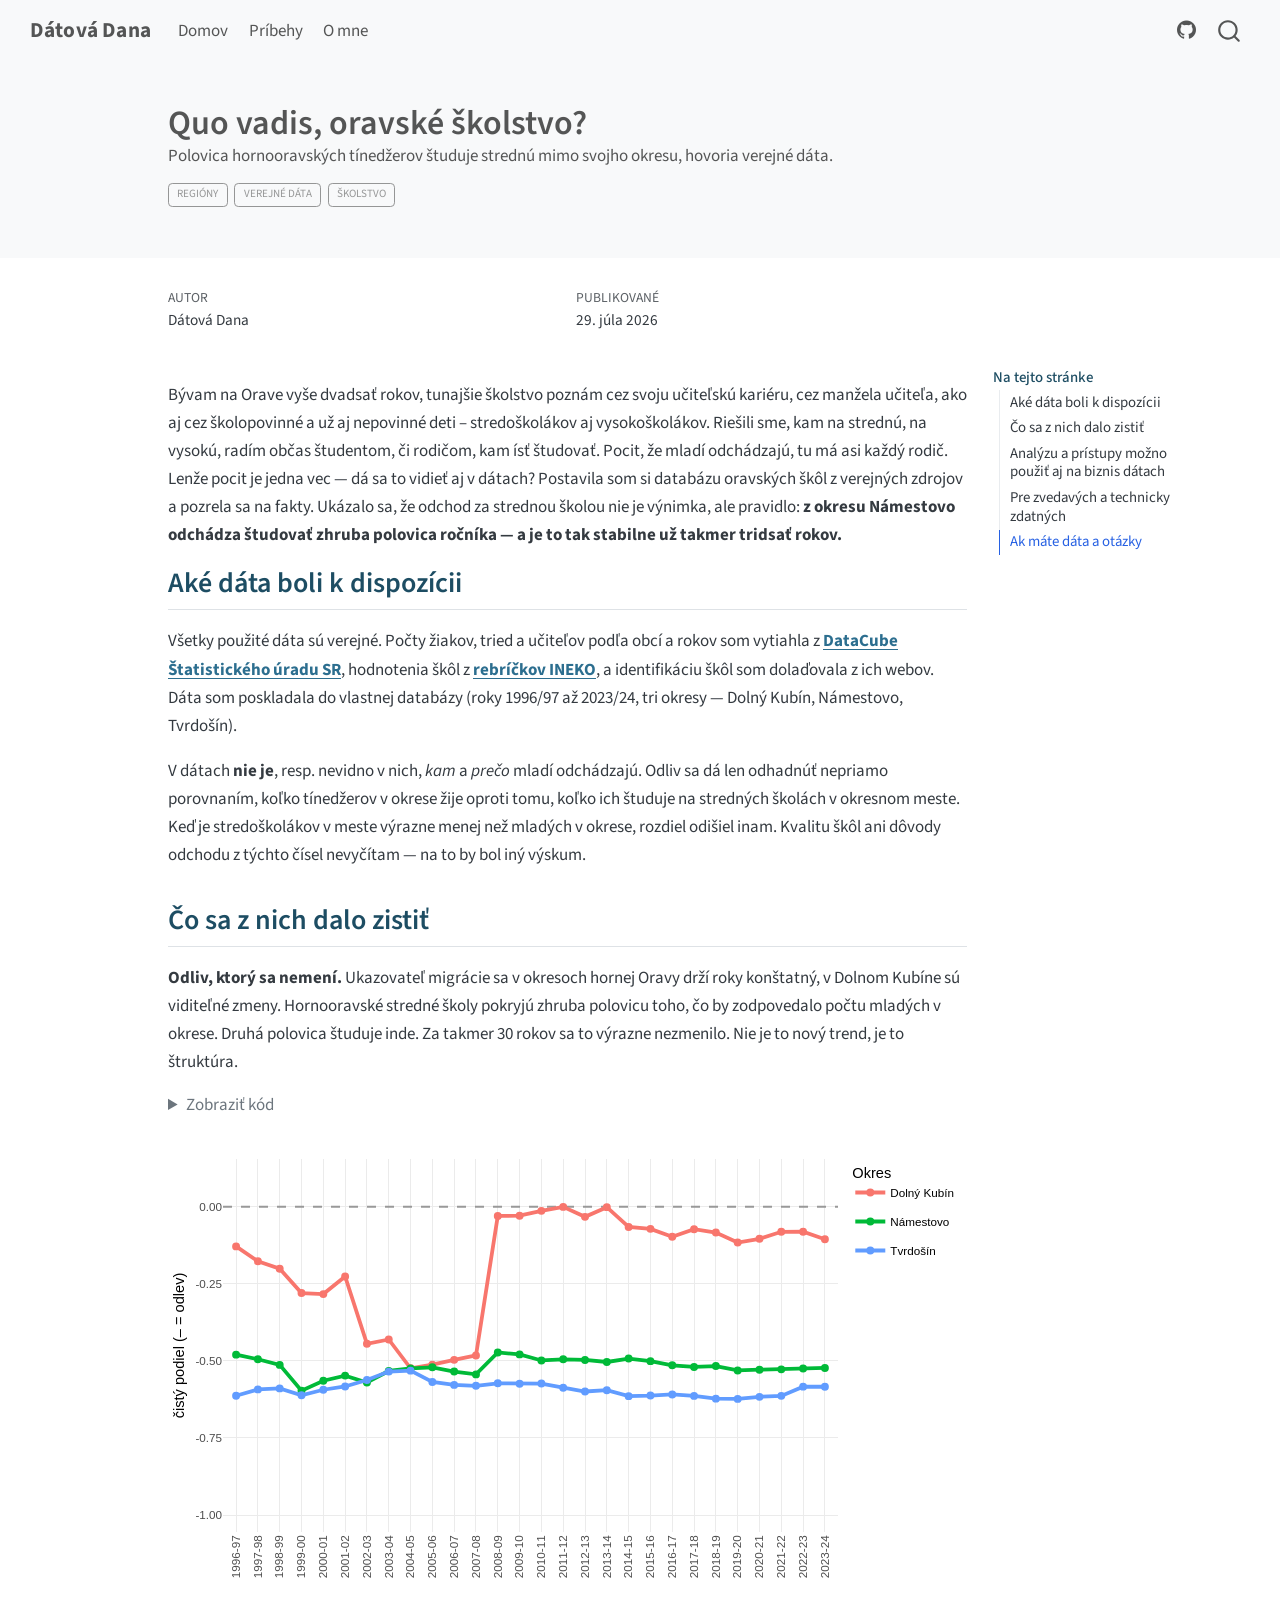
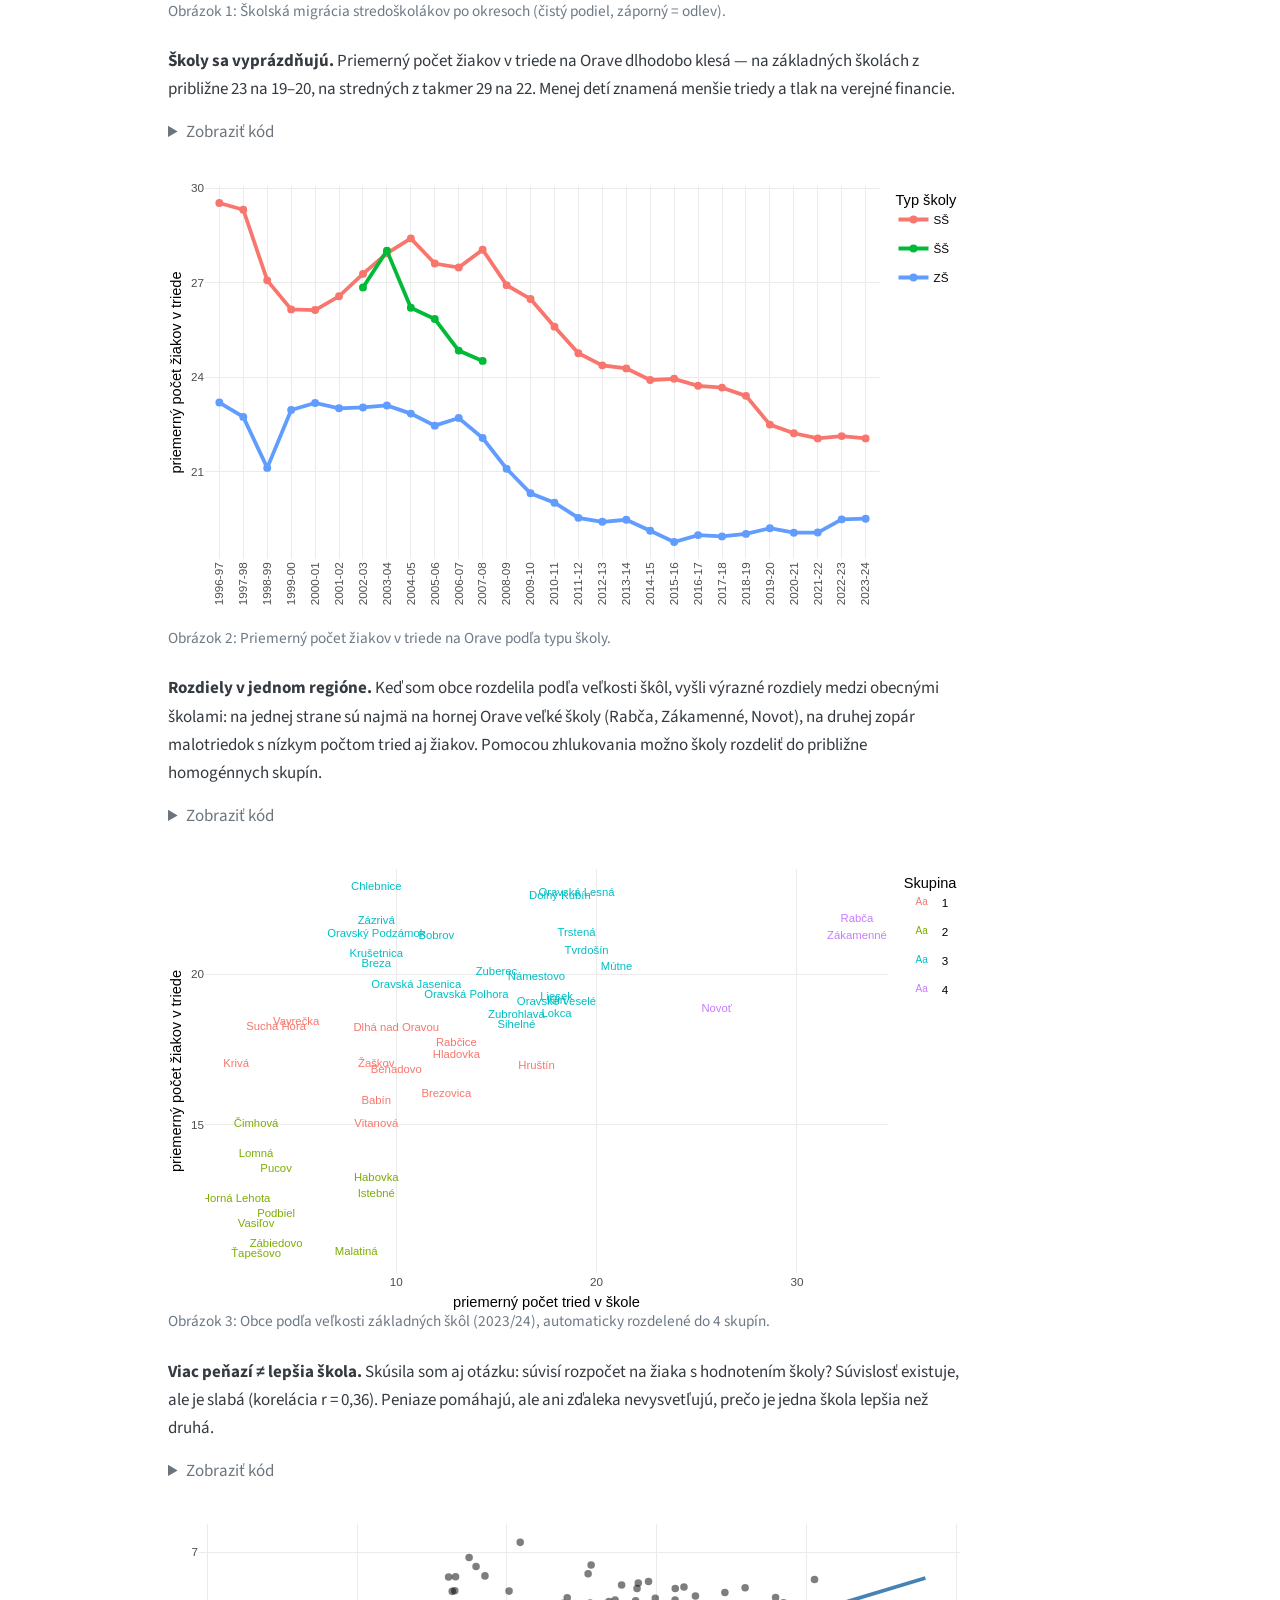
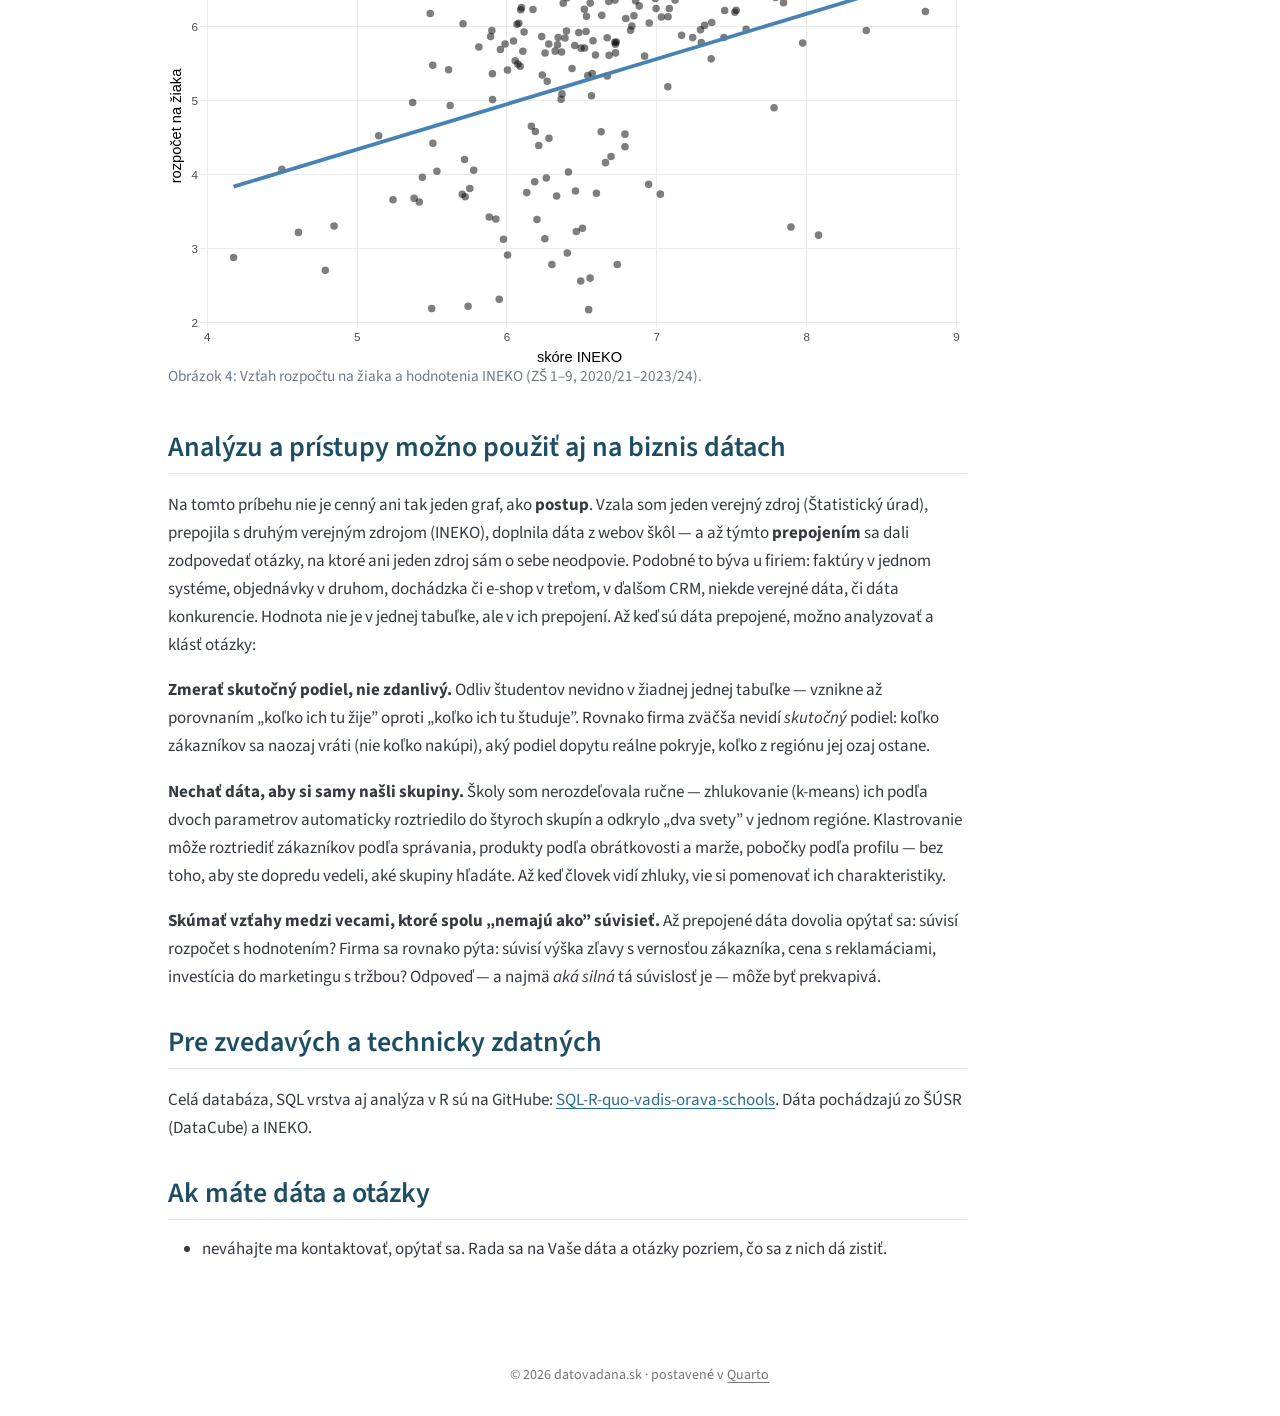
<file: docs/posts/orava/index.html>
<!DOCTYPE html>
<html xmlns="http://www.w3.org/1999/xhtml" lang="sk" xml:lang="sk"><head>

<meta charset="utf-8">
<meta name="generator" content="quarto-1.5.57">

<meta name="viewport" content="width=device-width, initial-scale=1.0, user-scalable=yes">

<meta name="author" content="Dátová Dana">
<meta name="description" content="Polovica hornooravských tínedžerov študuje strednú mimo svojho okresu, hovoria verejné dáta.">

<title>Quo vadis, oravské školstvo? – Dátová Dana</title>
<style>
code{white-space: pre-wrap;}
span.smallcaps{font-variant: small-caps;}
div.columns{display: flex; gap: min(4vw, 1.5em);}
div.column{flex: auto; overflow-x: auto;}
div.hanging-indent{margin-left: 1.5em; text-indent: -1.5em;}
ul.task-list{list-style: none;}
ul.task-list li input[type="checkbox"] {
  width: 0.8em;
  margin: 0 0.8em 0.2em -1em; /* quarto-specific, see https://github.com/quarto-dev/quarto-cli/issues/4556 */ 
  vertical-align: middle;
}
/* CSS for syntax highlighting */
pre > code.sourceCode { white-space: pre; position: relative; }
pre > code.sourceCode > span { line-height: 1.25; }
pre > code.sourceCode > span:empty { height: 1.2em; }
.sourceCode { overflow: visible; }
code.sourceCode > span { color: inherit; text-decoration: inherit; }
div.sourceCode { margin: 1em 0; }
pre.sourceCode { margin: 0; }
@media screen {
div.sourceCode { overflow: auto; }
}
@media print {
pre > code.sourceCode { white-space: pre-wrap; }
pre > code.sourceCode > span { display: inline-block; text-indent: -5em; padding-left: 5em; }
}
pre.numberSource code
  { counter-reset: source-line 0; }
pre.numberSource code > span
  { position: relative; left: -4em; counter-increment: source-line; }
pre.numberSource code > span > a:first-child::before
  { content: counter(source-line);
    position: relative; left: -1em; text-align: right; vertical-align: baseline;
    border: none; display: inline-block;
    -webkit-touch-callout: none; -webkit-user-select: none;
    -khtml-user-select: none; -moz-user-select: none;
    -ms-user-select: none; user-select: none;
    padding: 0 4px; width: 4em;
  }
pre.numberSource { margin-left: 3em;  padding-left: 4px; }
div.sourceCode
  {   }
@media screen {
pre > code.sourceCode > span > a:first-child::before { text-decoration: underline; }
}
</style>


<script src="../../site_libs/quarto-nav/quarto-nav.js"></script>
<script src="../../site_libs/quarto-nav/headroom.min.js"></script>
<script src="../../site_libs/clipboard/clipboard.min.js"></script>
<script src="../../site_libs/quarto-search/autocomplete.umd.js"></script>
<script src="../../site_libs/quarto-search/fuse.min.js"></script>
<script src="../../site_libs/quarto-search/quarto-search.js"></script>
<meta name="quarto:offset" content="../../">
<link href="../../favicon.ico" rel="icon">
<script src="../../site_libs/quarto-html/quarto.js"></script>
<script src="../../site_libs/quarto-html/popper.min.js"></script>
<script src="../../site_libs/quarto-html/tippy.umd.min.js"></script>
<script src="../../site_libs/quarto-html/anchor.min.js"></script>
<link href="../../site_libs/quarto-html/tippy.css" rel="stylesheet">
<link href="../../site_libs/quarto-html/quarto-syntax-highlighting.css" rel="stylesheet" id="quarto-text-highlighting-styles">
<script src="../../site_libs/bootstrap/bootstrap.min.js"></script>
<link href="../../site_libs/bootstrap/bootstrap-icons.css" rel="stylesheet">
<link href="../../site_libs/bootstrap/bootstrap.min.css" rel="stylesheet" id="quarto-bootstrap" data-mode="light">
<script id="quarto-search-options" type="application/json">{
  "location": "navbar",
  "copy-button": false,
  "collapse-after": 3,
  "panel-placement": "end",
  "type": "overlay",
  "limit": 50,
  "keyboard-shortcut": [
    "f",
    "/",
    "s"
  ],
  "show-item-context": false,
  "language": {
    "search-no-results-text": "Žiadne výsledky",
    "search-matching-documents-text": "zhodné dokumenty",
    "search-copy-link-title": "Skopírovať odkaz pre vyhľadávanie",
    "search-hide-matches-text": "Skryť ďalšie výsledky",
    "search-more-match-text": "ďalší výsledok v tomto dokumente",
    "search-more-matches-text": "ďalších výsledkov v tomto dokumente",
    "search-clear-button-title": "Vymazať",
    "search-text-placeholder": "",
    "search-detached-cancel-button-title": "Zrušiť",
    "search-submit-button-title": "Odoslať",
    "search-label": "Hľadať"
  }
}</script>
<link href="../../site_libs/htmltools-fill-0.5.8.1/fill.css" rel="stylesheet">

<script src="../../site_libs/htmlwidgets-1.6.4/htmlwidgets.js"></script>

<script src="../../site_libs/plotly-binding-4.12.1/plotly.js"></script>

<script src="../../site_libs/typedarray-0.1/typedarray.min.js"></script>

<script src="../../site_libs/jquery-3.5.1/jquery.min.js"></script>

<link href="../../site_libs/crosstalk-1.2.2/css/crosstalk.min.css" rel="stylesheet">

<script src="../../site_libs/crosstalk-1.2.2/js/crosstalk.min.js"></script>

<link href="../../site_libs/plotly-htmlwidgets-css-2.25.2/plotly-htmlwidgets.css" rel="stylesheet">

<script src="../../site_libs/plotly-main-2.25.2/plotly-latest.min.js"></script>



<meta property="og:title" content="Quo vadis, oravské školstvo? – Dátová Dana">
<meta property="og:description" content="Polovica hornooravských tínedžerov študuje strednú mimo svojho okresu, hovoria verejné dáta.">
<meta property="og:image" content="https://datovadana.sk/posts/orava/images/nahlad.png">
<meta property="og:site_name" content="Dátová Dana">
<meta property="og:image:height" content="581">
<meta property="og:image:width" content="1069">
<meta name="twitter:title" content="Quo vadis, oravské školstvo? – Dátová Dana">
<meta name="twitter:description" content="Polovica hornooravských tínedžerov študuje strednú mimo svojho okresu, hovoria verejné dáta.">
<meta name="twitter:image" content="https://datovadana.sk/posts/orava/images/nahlad.png">
<meta name="twitter:image-height" content="581">
<meta name="twitter:image-width" content="1069">
<meta name="twitter:card" content="summary_large_image">
</head>

<body class="nav-fixed">

<div id="quarto-search-results"></div>
  <header id="quarto-header" class="headroom fixed-top quarto-banner">
    <nav class="navbar navbar-expand-lg " data-bs-theme="dark">
      <div class="navbar-container container-fluid">
      <div class="navbar-brand-container mx-auto">
    <a class="navbar-brand" href="../../index.html">
    <span class="navbar-title">Dátová Dana</span>
    </a>
  </div>
            <div id="quarto-search" class="" title="Hľadať"></div>
          <button class="navbar-toggler" type="button" data-bs-toggle="collapse" data-bs-target="#navbarCollapse" aria-controls="navbarCollapse" role="menu" aria-expanded="false" aria-label="Prepnúť navigáciu" onclick="if (window.quartoToggleHeadroom) { window.quartoToggleHeadroom(); }">
  <span class="navbar-toggler-icon"></span>
</button>
          <div class="collapse navbar-collapse" id="navbarCollapse">
            <ul class="navbar-nav navbar-nav-scroll me-auto">
  <li class="nav-item">
    <a class="nav-link" href="../../index.html"> 
<span class="menu-text">Domov</span></a>
  </li>  
  <li class="nav-item">
    <a class="nav-link" href="../../pribehy.html"> 
<span class="menu-text">Príbehy</span></a>
  </li>  
  <li class="nav-item">
    <a class="nav-link" href="../../about.html"> 
<span class="menu-text">O mne</span></a>
  </li>  
</ul>
            <ul class="navbar-nav navbar-nav-scroll ms-auto">
  <li class="nav-item compact">
    <a class="nav-link" href="https://github.com/danakozakova"> <i class="bi bi-github" role="img" aria-label="GitHub">
</i> 
<span class="menu-text"></span></a>
  </li>  
</ul>
          </div> <!-- /navcollapse -->
            <div class="quarto-navbar-tools">
</div>
      </div> <!-- /container-fluid -->
    </nav>
</header>
<!-- content -->
<header id="title-block-header" class="quarto-title-block default page-columns page-full">
  <div class="quarto-title-banner page-columns page-full">
    <div class="quarto-title column-body">
      <h1 class="title">Quo vadis, oravské školstvo?</h1>
                  <div>
        <div class="description">
          Polovica hornooravských tínedžerov študuje strednú mimo svojho okresu, hovoria verejné dáta.
        </div>
      </div>
                          <div class="quarto-categories">
                <div class="quarto-category">regióny</div>
                <div class="quarto-category">verejné dáta</div>
                <div class="quarto-category">školstvo</div>
              </div>
                  </div>
  </div>
    
  
  <div class="quarto-title-meta">

      <div>
      <div class="quarto-title-meta-heading">Autor</div>
      <div class="quarto-title-meta-contents">
               <p>Dátová Dana </p>
            </div>
    </div>
      
      <div>
      <div class="quarto-title-meta-heading">Publikované</div>
      <div class="quarto-title-meta-contents">
        <p class="date">29. júla 2026</p>
      </div>
    </div>
    
      
    </div>
    
  
  </header><div id="quarto-content" class="quarto-container page-columns page-rows-contents page-layout-article page-navbar">
<!-- sidebar -->
<!-- margin-sidebar -->
    <div id="quarto-margin-sidebar" class="sidebar margin-sidebar">
        <nav id="TOC" role="doc-toc" class="toc-active">
    <h2 id="toc-title">Na tejto stránke</h2>
   
  <ul>
  <li><a href="#aké-dáta-boli-k-dispozícii" id="toc-aké-dáta-boli-k-dispozícii" class="nav-link active" data-scroll-target="#aké-dáta-boli-k-dispozícii">Aké dáta boli k dispozícii</a></li>
  <li><a href="#čo-sa-z-nich-dalo-zistiť" id="toc-čo-sa-z-nich-dalo-zistiť" class="nav-link" data-scroll-target="#čo-sa-z-nich-dalo-zistiť">Čo sa z nich dalo zistiť</a></li>
  <li><a href="#analýzu-a-prístupy-možno-použiť-aj-na-biznis-dátach" id="toc-analýzu-a-prístupy-možno-použiť-aj-na-biznis-dátach" class="nav-link" data-scroll-target="#analýzu-a-prístupy-možno-použiť-aj-na-biznis-dátach">Analýzu a prístupy možno použiť aj na biznis dátach</a></li>
  <li><a href="#pre-zvedavých-a-technicky-zdatných" id="toc-pre-zvedavých-a-technicky-zdatných" class="nav-link" data-scroll-target="#pre-zvedavých-a-technicky-zdatných">Pre zvedavých a technicky zdatných</a></li>
  <li><a href="#ak-máte-dáta-a-otázky" id="toc-ak-máte-dáta-a-otázky" class="nav-link" data-scroll-target="#ak-máte-dáta-a-otázky">Ak máte dáta a otázky</a></li>
  </ul>
</nav>
    </div>
<!-- main -->
<main class="content quarto-banner-title-block" id="quarto-document-content">





<p>Bývam na Orave vyše dvadsať rokov, tunajšie školstvo poznám cez svoju učiteľskú kariéru, cez manžela učiteľa, ako aj cez školopovinné a už aj nepovinné deti – stredoškolákov aj vysokoškolákov. Riešili sme, kam na strednú, na vysokú, radím občas študentom, či rodičom, kam ísť študovať. Pocit, že mladí odchádzajú, tu má asi každý rodič. Lenže pocit je jedna vec — dá sa to vidieť aj v dátach? Postavila som si databázu oravských škôl z verejných zdrojov a pozrela sa na fakty. Ukázalo sa, že odchod za strednou školou nie je výnimka, ale pravidlo: <strong>z okresu Námestovo odchádza študovať zhruba polovica ročníka — a je to tak stabilne už takmer tridsať rokov.</strong></p>
<section id="aké-dáta-boli-k-dispozícii" class="level2">
<h2 class="anchored" data-anchor-id="aké-dáta-boli-k-dispozícii">Aké dáta boli k dispozícii</h2>
<p>Všetky použité dáta sú verejné. Počty žiakov, tried a učiteľov podľa obcí a rokov som vytiahla z <strong><a href="https://datacube.statistics.sk/">DataCube Štatistického úradu SR</a></strong>, hodnotenia škôl z <strong><a href="https://skoly.ineko.sk/rebricky/">rebríčkov INEKO</a></strong>, a identifikáciu škôl som dolaďovala z ich webov. Dáta som poskladala do vlastnej databázy (roky 1996/97 až 2023/24, tri okresy — Dolný Kubín, Námestovo, Tvrdošín).</p>
<p>V dátach <strong>nie je</strong>, resp. nevidno v nich, <em>kam</em> a <em>prečo</em> mladí odchádzajú. Odliv sa dá len odhadnúť nepriamo porovnaním, koľko tínedžerov v okrese žije oproti tomu, koľko ich študuje na stredných školách v okresnom meste. Keď je stredoškolákov v meste výrazne menej než mladých v okrese, rozdiel odišiel inam. Kvalitu škôl ani dôvody odchodu z týchto čísel nevyčítam — na to by bol iný výskum.</p>
</section>
<section id="čo-sa-z-nich-dalo-zistiť" class="level2">
<h2 class="anchored" data-anchor-id="čo-sa-z-nich-dalo-zistiť">Čo sa z nich dalo zistiť</h2>
<p><strong>Odliv, ktorý sa nemení.</strong> Ukazovateľ migrácie sa v okresoch hornej Oravy drží roky konštatný, v Dolnom Kubíne sú viditeľné zmeny. Hornooravské stredné školy pokryjú zhruba polovicu toho, čo by zodpovedalo počtu mladých v okrese. Druhá polovica študuje inde. Za takmer 30 rokov sa to výrazne nezmenilo. Nie je to nový trend, je to štruktúra.</p>
<div class="cell">
<details class="code-fold">
<summary>Zobraziť kód</summary>
<div class="sourceCode cell-code" id="cb1"><pre class="sourceCode r code-with-copy"><code class="sourceCode r"><span id="cb1-1"><a href="#cb1-1" aria-hidden="true" tabindex="-1"></a>migracia <span class="ot">&lt;-</span> <span class="cf">function</span>(idOkres, nazov) {</span>
<span id="cb1-2"><a href="#cb1-2" aria-hidden="true" tabindex="-1"></a>  stud <span class="ot">&lt;-</span> pvs <span class="sc">|&gt;</span></span>
<span id="cb1-3"><a href="#cb1-3" aria-hidden="true" tabindex="-1"></a>    <span class="fu">inner_join</span>(podt_typ, <span class="at">by =</span> <span class="fu">c</span>(<span class="st">"FkIdPodtypSkoly"</span> <span class="ot">=</span> <span class="st">"IdPodtypSkoly"</span>)) <span class="sc">|&gt;</span></span>
<span id="cb1-4"><a href="#cb1-4" aria-hidden="true" tabindex="-1"></a>    <span class="fu">filter</span>(FkIdTypSkoly <span class="sc">==</span> <span class="dv">2</span>, FkIdObec <span class="sc">==</span> idOkres) <span class="sc">|&gt;</span></span>
<span id="cb1-5"><a href="#cb1-5" aria-hidden="true" tabindex="-1"></a>    <span class="fu">group_by</span>(FkIdSkRok) <span class="sc">|&gt;</span></span>
<span id="cb1-6"><a href="#cb1-6" aria-hidden="true" tabindex="-1"></a>    <span class="fu">summarise</span>(<span class="at">stud =</span> <span class="fu">sum</span>(PocetZiakov), <span class="at">.groups =</span> <span class="st">"drop"</span>)</span>
<span id="cb1-7"><a href="#cb1-7" aria-hidden="true" tabindex="-1"></a>  obce_ok <span class="ot">&lt;-</span> obce <span class="sc">|&gt;</span> <span class="fu">filter</span>(FkIdOkres <span class="sc">==</span> idOkres) <span class="sc">|&gt;</span> <span class="fu">pull</span>(IdObec)</span>
<span id="cb1-8"><a href="#cb1-8" aria-hidden="true" tabindex="-1"></a>  ml <span class="ot">&lt;-</span> pvek <span class="sc">|&gt;</span></span>
<span id="cb1-9"><a href="#cb1-9" aria-hidden="true" tabindex="-1"></a>    <span class="fu">filter</span>(FkIdVekKat <span class="sc">==</span> <span class="dv">2</span>, FkIdObec <span class="sc">%in%</span> obce_ok) <span class="sc">|&gt;</span></span>
<span id="cb1-10"><a href="#cb1-10" aria-hidden="true" tabindex="-1"></a>    <span class="fu">group_by</span>(FkIdSkRok) <span class="sc">|&gt;</span></span>
<span id="cb1-11"><a href="#cb1-11" aria-hidden="true" tabindex="-1"></a>    <span class="fu">summarise</span>(<span class="at">ml =</span> <span class="fu">sum</span>(PocetOsob), <span class="at">.groups =</span> <span class="st">"drop"</span>)</span>
<span id="cb1-12"><a href="#cb1-12" aria-hidden="true" tabindex="-1"></a>  stud <span class="sc">|&gt;</span></span>
<span id="cb1-13"><a href="#cb1-13" aria-hidden="true" tabindex="-1"></a>    <span class="fu">inner_join</span>(ml, <span class="at">by =</span> <span class="st">"FkIdSkRok"</span>) <span class="sc">|&gt;</span></span>
<span id="cb1-14"><a href="#cb1-14" aria-hidden="true" tabindex="-1"></a>    <span class="fu">inner_join</span>(rok, <span class="at">by =</span> <span class="fu">c</span>(<span class="st">"FkIdSkRok"</span> <span class="ot">=</span> <span class="st">"IdSkRok"</span>)) <span class="sc">|&gt;</span></span>
<span id="cb1-15"><a href="#cb1-15" aria-hidden="true" tabindex="-1"></a>    <span class="fu">mutate</span>(<span class="at">Okres =</span> nazov, <span class="at">Migracia =</span> (stud <span class="sc">-</span> ml) <span class="sc">/</span> ml)</span>
<span id="cb1-16"><a href="#cb1-16" aria-hidden="true" tabindex="-1"></a>}</span>
<span id="cb1-17"><a href="#cb1-17" aria-hidden="true" tabindex="-1"></a></span>
<span id="cb1-18"><a href="#cb1-18" aria-hidden="true" tabindex="-1"></a>mig <span class="ot">&lt;-</span> <span class="fu">bind_rows</span>(</span>
<span id="cb1-19"><a href="#cb1-19" aria-hidden="true" tabindex="-1"></a>  <span class="fu">migracia</span>(<span class="dv">1</span>,  <span class="st">"Dolný Kubín"</span>),</span>
<span id="cb1-20"><a href="#cb1-20" aria-hidden="true" tabindex="-1"></a>  <span class="fu">migracia</span>(<span class="dv">35</span>, <span class="st">"Námestovo"</span>),</span>
<span id="cb1-21"><a href="#cb1-21" aria-hidden="true" tabindex="-1"></a>  <span class="fu">migracia</span>(<span class="dv">60</span>, <span class="st">"Tvrdošín"</span>)</span>
<span id="cb1-22"><a href="#cb1-22" aria-hidden="true" tabindex="-1"></a>) <span class="sc">|&gt;</span></span>
<span id="cb1-23"><a href="#cb1-23" aria-hidden="true" tabindex="-1"></a>  <span class="fu">mutate</span>(<span class="at">SkolskyRok =</span> <span class="fu">factor</span>(SkolskyRok, <span class="at">levels =</span> poradie_rokov))</span>
<span id="cb1-24"><a href="#cb1-24" aria-hidden="true" tabindex="-1"></a></span>
<span id="cb1-25"><a href="#cb1-25" aria-hidden="true" tabindex="-1"></a>g1 <span class="ot">&lt;-</span> <span class="fu">ggplot</span>(mig, <span class="fu">aes</span>(SkolskyRok, Migracia, <span class="at">colour =</span> Okres, <span class="at">group =</span> Okres)) <span class="sc">+</span></span>
<span id="cb1-26"><a href="#cb1-26" aria-hidden="true" tabindex="-1"></a>  <span class="fu">geom_hline</span>(<span class="at">yintercept =</span> <span class="dv">0</span>, <span class="at">linetype =</span> <span class="st">"dashed"</span>, <span class="at">colour =</span> <span class="st">"grey60"</span>) <span class="sc">+</span></span>
<span id="cb1-27"><a href="#cb1-27" aria-hidden="true" tabindex="-1"></a>  <span class="fu">geom_line</span>(<span class="at">linewidth =</span> <span class="dv">1</span>) <span class="sc">+</span></span>
<span id="cb1-28"><a href="#cb1-28" aria-hidden="true" tabindex="-1"></a>  <span class="fu">geom_point</span>(<span class="at">size =</span> <span class="fl">1.6</span>) <span class="sc">+</span></span>
<span id="cb1-29"><a href="#cb1-29" aria-hidden="true" tabindex="-1"></a>  <span class="fu">scale_y_continuous</span>(<span class="at">limits =</span> <span class="fu">c</span>(<span class="sc">-</span><span class="dv">1</span>, <span class="fl">0.1</span>)) <span class="sc">+</span></span>
<span id="cb1-30"><a href="#cb1-30" aria-hidden="true" tabindex="-1"></a>  <span class="fu">labs</span>(<span class="at">x =</span> <span class="cn">NULL</span>, <span class="at">y =</span> <span class="st">"čistý podiel (– = odlev)"</span>, <span class="at">colour =</span> <span class="st">"Okres"</span>) <span class="sc">+</span></span>
<span id="cb1-31"><a href="#cb1-31" aria-hidden="true" tabindex="-1"></a>  <span class="fu">theme_minimal</span>() <span class="sc">+</span></span>
<span id="cb1-32"><a href="#cb1-32" aria-hidden="true" tabindex="-1"></a>  <span class="fu">theme</span>(<span class="at">axis.text.x =</span> <span class="fu">element_text</span>(<span class="at">angle =</span> <span class="dv">90</span>, <span class="at">vjust =</span> <span class="fl">0.5</span>, <span class="at">hjust =</span> <span class="dv">1</span>))</span>
<span id="cb1-33"><a href="#cb1-33" aria-hidden="true" tabindex="-1"></a><span class="fu">ggplotly</span>(g1) <span class="sc">|&gt;</span> <span class="fu">layout</span>(<span class="at">font =</span> <span class="fu">list</span>(<span class="at">family =</span> <span class="st">"sans-serif"</span>))</span></code><button title="Kopírovať do schránky" class="code-copy-button"><i class="bi"></i></button></pre></div>
</details>
<div id="fig-migracia" class="cell-output-display quarto-float quarto-figure quarto-figure-center anchored">
<figure class="quarto-float quarto-float-fig figure">
<div aria-describedby="fig-migracia-caption-0ceaefa1-69ba-4598-a22c-09a6ac19f8ca">
<div class="plotly html-widget html-fill-item" id="htmlwidget-0a84bca02abb4aed9fc6" style="width:100%;height:464px;"></div>
<script type="application/json" data-for="htmlwidget-0a84bca02abb4aed9fc6">{"x":{"data":[{"x":[0.40000000000000002,28.600000000000001],"y":[0,0],"text":"yintercept: 0","type":"scatter","mode":"lines","line":{"width":1.8897637795275593,"color":"rgba(153,153,153,1)","dash":"dash"},"hoveron":"points","showlegend":false,"xaxis":"x","yaxis":"y","hoverinfo":"text","frame":null},{"x":[1,2,3,4,5,6,7,8,9,10,11,12,13,14,15,16,17,18,19,20,21,22,23,24,25,26,27,28],"y":[-0.12847317744154058,-0.17658296943231441,-0.20083449235048678,-0.27995520716685329,-0.28324022346368716,-0.22597254004576658,-0.44434706397896584,-0.4304655274012964,-0.52392273402674594,-0.51198786039453714,-0.49661330049261082,-0.48224299065420562,-0.029606299212598424,-0.028928336620644313,-0.013189864630336688,-0.00036443148688046647,-0.032625189681335355,-0.0012214983713355048,-0.06551868962620748,-0.071641791044776124,-0.096956521739130441,-0.07277628032345014,-0.083676268861454045,-0.11597578015836051,-0.1038774533269507,-0.081121682523785682,-0.080971659919028341,-0.10523690773067332],"text":["SkolskyRok: 1996-97<br />Migracia: -0.1284731774<br />Okres: Dolný Kubín<br />Okres: Dolný Kubín","SkolskyRok: 1997-98<br />Migracia: -0.1765829694<br />Okres: Dolný Kubín<br />Okres: Dolný Kubín","SkolskyRok: 1998-99<br />Migracia: -0.2008344924<br />Okres: Dolný Kubín<br />Okres: Dolný Kubín","SkolskyRok: 1999-00<br />Migracia: -0.2799552072<br />Okres: Dolný Kubín<br />Okres: Dolný Kubín","SkolskyRok: 2000-01<br />Migracia: -0.2832402235<br />Okres: Dolný Kubín<br />Okres: Dolný Kubín","SkolskyRok: 2001-02<br />Migracia: -0.2259725400<br />Okres: Dolný Kubín<br />Okres: Dolný Kubín","SkolskyRok: 2002-03<br />Migracia: -0.4443470640<br />Okres: Dolný Kubín<br />Okres: Dolný Kubín","SkolskyRok: 2003-04<br />Migracia: -0.4304655274<br />Okres: Dolný Kubín<br />Okres: Dolný Kubín","SkolskyRok: 2004-05<br />Migracia: -0.5239227340<br />Okres: Dolný Kubín<br />Okres: Dolný Kubín","SkolskyRok: 2005-06<br />Migracia: -0.5119878604<br />Okres: Dolný Kubín<br />Okres: Dolný Kubín","SkolskyRok: 2006-07<br />Migracia: -0.4966133005<br />Okres: Dolný Kubín<br />Okres: Dolný Kubín","SkolskyRok: 2007-08<br />Migracia: -0.4822429907<br />Okres: Dolný Kubín<br />Okres: Dolný Kubín","SkolskyRok: 2008-09<br />Migracia: -0.0296062992<br />Okres: Dolný Kubín<br />Okres: Dolný Kubín","SkolskyRok: 2009-10<br />Migracia: -0.0289283366<br />Okres: Dolný Kubín<br />Okres: Dolný Kubín","SkolskyRok: 2010-11<br />Migracia: -0.0131898646<br />Okres: Dolný Kubín<br />Okres: Dolný Kubín","SkolskyRok: 2011-12<br />Migracia: -0.0003644315<br />Okres: Dolný Kubín<br />Okres: Dolný Kubín","SkolskyRok: 2012-13<br />Migracia: -0.0326251897<br />Okres: Dolný Kubín<br />Okres: Dolný Kubín","SkolskyRok: 2013-14<br />Migracia: -0.0012214984<br />Okres: Dolný Kubín<br />Okres: Dolný Kubín","SkolskyRok: 2014-15<br />Migracia: -0.0655186896<br />Okres: Dolný Kubín<br />Okres: Dolný Kubín","SkolskyRok: 2015-16<br />Migracia: -0.0716417910<br />Okres: Dolný Kubín<br />Okres: Dolný Kubín","SkolskyRok: 2016-17<br />Migracia: -0.0969565217<br />Okres: Dolný Kubín<br />Okres: Dolný Kubín","SkolskyRok: 2017-18<br />Migracia: -0.0727762803<br />Okres: Dolný Kubín<br />Okres: Dolný Kubín","SkolskyRok: 2018-19<br />Migracia: -0.0836762689<br />Okres: Dolný Kubín<br />Okres: Dolný Kubín","SkolskyRok: 2019-20<br />Migracia: -0.1159757802<br />Okres: Dolný Kubín<br />Okres: Dolný Kubín","SkolskyRok: 2020-21<br />Migracia: -0.1038774533<br />Okres: Dolný Kubín<br />Okres: Dolný Kubín","SkolskyRok: 2021-22<br />Migracia: -0.0811216825<br />Okres: Dolný Kubín<br />Okres: Dolný Kubín","SkolskyRok: 2022-23<br />Migracia: -0.0809716599<br />Okres: Dolný Kubín<br />Okres: Dolný Kubín","SkolskyRok: 2023-24<br />Migracia: -0.1052369077<br />Okres: Dolný Kubín<br />Okres: Dolný Kubín"],"type":"scatter","mode":"lines+markers","line":{"width":3.7795275590551185,"color":"rgba(248,118,109,1)","dash":"solid"},"hoveron":"points","name":"Dolný Kubín","legendgroup":"Dolný Kubín","showlegend":true,"xaxis":"x","yaxis":"y","hoverinfo":"text","marker":{"autocolorscale":false,"color":"rgba(248,118,109,1)","opacity":1,"size":6.0472440944881898,"symbol":"circle","line":{"width":1.8897637795275593,"color":"rgba(248,118,109,1)"}},"frame":null},{"x":[1,2,3,4,5,6,7,8,9,10,11,12,13,14,15,16,17,18,19,20,21,22,23,24,25,26,27,28],"y":[-0.47971814892401449,-0.4946236559139785,-0.51290009699321049,-0.5969626168224299,-0.56434882827506727,-0.54770114942528736,-0.5699294027857279,-0.53260059612518629,-0.52445100572061265,-0.52077312138728327,-0.53443429374560791,-0.54368600682593859,-0.47260847713184789,-0.47879501851228545,-0.49854526784186204,-0.49466642560115709,-0.4967839576239122,-0.50345372014999012,-0.49231080534196681,-0.500721203379353,-0.51430958846876962,-0.51954951126221849,-0.51661166116611656,-0.53083651042834712,-0.52860096485182628,-0.52734465906446359,-0.52445907808090308,-0.52276480301958006],"text":["SkolskyRok: 1996-97<br />Migracia: -0.4797181489<br />Okres: Námestovo<br />Okres: Námestovo","SkolskyRok: 1997-98<br />Migracia: -0.4946236559<br />Okres: Námestovo<br />Okres: Námestovo","SkolskyRok: 1998-99<br />Migracia: -0.5129000970<br />Okres: Námestovo<br />Okres: Námestovo","SkolskyRok: 1999-00<br />Migracia: -0.5969626168<br />Okres: Námestovo<br />Okres: Námestovo","SkolskyRok: 2000-01<br />Migracia: -0.5643488283<br />Okres: Námestovo<br />Okres: Námestovo","SkolskyRok: 2001-02<br />Migracia: -0.5477011494<br />Okres: Námestovo<br />Okres: Námestovo","SkolskyRok: 2002-03<br />Migracia: -0.5699294028<br />Okres: Námestovo<br />Okres: Námestovo","SkolskyRok: 2003-04<br />Migracia: -0.5326005961<br />Okres: Námestovo<br />Okres: Námestovo","SkolskyRok: 2004-05<br />Migracia: -0.5244510057<br />Okres: Námestovo<br />Okres: Námestovo","SkolskyRok: 2005-06<br />Migracia: -0.5207731214<br />Okres: Námestovo<br />Okres: Námestovo","SkolskyRok: 2006-07<br />Migracia: -0.5344342937<br />Okres: Námestovo<br />Okres: Námestovo","SkolskyRok: 2007-08<br />Migracia: -0.5436860068<br />Okres: Námestovo<br />Okres: Námestovo","SkolskyRok: 2008-09<br />Migracia: -0.4726084771<br />Okres: Námestovo<br />Okres: Námestovo","SkolskyRok: 2009-10<br />Migracia: -0.4787950185<br />Okres: Námestovo<br />Okres: Námestovo","SkolskyRok: 2010-11<br />Migracia: -0.4985452678<br />Okres: Námestovo<br />Okres: Námestovo","SkolskyRok: 2011-12<br />Migracia: -0.4946664256<br />Okres: Námestovo<br />Okres: Námestovo","SkolskyRok: 2012-13<br />Migracia: -0.4967839576<br />Okres: Námestovo<br />Okres: Námestovo","SkolskyRok: 2013-14<br />Migracia: -0.5034537201<br />Okres: Námestovo<br />Okres: Námestovo","SkolskyRok: 2014-15<br />Migracia: -0.4923108053<br />Okres: Námestovo<br />Okres: Námestovo","SkolskyRok: 2015-16<br />Migracia: -0.5007212034<br />Okres: Námestovo<br />Okres: Námestovo","SkolskyRok: 2016-17<br />Migracia: -0.5143095885<br />Okres: Námestovo<br />Okres: Námestovo","SkolskyRok: 2017-18<br />Migracia: -0.5195495113<br />Okres: Námestovo<br />Okres: Námestovo","SkolskyRok: 2018-19<br />Migracia: -0.5166116612<br />Okres: Námestovo<br />Okres: Námestovo","SkolskyRok: 2019-20<br />Migracia: -0.5308365104<br />Okres: Námestovo<br />Okres: Námestovo","SkolskyRok: 2020-21<br />Migracia: -0.5286009649<br />Okres: Námestovo<br />Okres: Námestovo","SkolskyRok: 2021-22<br />Migracia: -0.5273446591<br />Okres: Námestovo<br />Okres: Námestovo","SkolskyRok: 2022-23<br />Migracia: -0.5244590781<br />Okres: Námestovo<br />Okres: Námestovo","SkolskyRok: 2023-24<br />Migracia: -0.5227648030<br />Okres: Námestovo<br />Okres: Námestovo"],"type":"scatter","mode":"lines+markers","line":{"width":3.7795275590551185,"color":"rgba(0,186,56,1)","dash":"solid"},"hoveron":"points","name":"Námestovo","legendgroup":"Námestovo","showlegend":true,"xaxis":"x","yaxis":"y","hoverinfo":"text","marker":{"autocolorscale":false,"color":"rgba(0,186,56,1)","opacity":1,"size":6.0472440944881898,"symbol":"circle","line":{"width":1.8897637795275593,"color":"rgba(0,186,56,1)"}},"frame":null},{"x":[1,2,3,4,5,6,7,8,9,10,11,12,13,14,15,16,17,18,19,20,21,22,23,24,25,26,27,28],"y":[-0.6130268199233716,-0.59241564646163036,-0.58916615946439443,-0.61150855365474344,-0.59351385390428213,-0.58280856423173799,-0.56178707224334601,-0.53470681458003166,-0.53158559696778274,-0.56828193832599116,-0.57785467128027679,-0.58078880407124678,-0.57261942930426424,-0.57434210526315788,-0.57333790267306373,-0.58697972251867658,-0.59919028340080971,-0.59491193737769077,-0.61426844014510273,-0.61241610738255037,-0.60890233362143475,-0.6135159010600707,-0.62242152466367717,-0.62322816643804302,-0.61653432975245215,-0.61340941512125535,-0.58345428156748913,-0.58381782945736438],"text":["SkolskyRok: 1996-97<br />Migracia: -0.6130268199<br />Okres: Tvrdošín<br />Okres: Tvrdošín","SkolskyRok: 1997-98<br />Migracia: -0.5924156465<br />Okres: Tvrdošín<br />Okres: Tvrdošín","SkolskyRok: 1998-99<br />Migracia: -0.5891661595<br />Okres: Tvrdošín<br />Okres: Tvrdošín","SkolskyRok: 1999-00<br />Migracia: -0.6115085537<br />Okres: Tvrdošín<br />Okres: Tvrdošín","SkolskyRok: 2000-01<br />Migracia: -0.5935138539<br />Okres: Tvrdošín<br />Okres: Tvrdošín","SkolskyRok: 2001-02<br />Migracia: -0.5828085642<br />Okres: Tvrdošín<br />Okres: Tvrdošín","SkolskyRok: 2002-03<br />Migracia: -0.5617870722<br />Okres: Tvrdošín<br />Okres: Tvrdošín","SkolskyRok: 2003-04<br />Migracia: -0.5347068146<br />Okres: Tvrdošín<br />Okres: Tvrdošín","SkolskyRok: 2004-05<br />Migracia: -0.5315855970<br />Okres: Tvrdošín<br />Okres: Tvrdošín","SkolskyRok: 2005-06<br />Migracia: -0.5682819383<br />Okres: Tvrdošín<br />Okres: Tvrdošín","SkolskyRok: 2006-07<br />Migracia: -0.5778546713<br />Okres: Tvrdošín<br />Okres: Tvrdošín","SkolskyRok: 2007-08<br />Migracia: -0.5807888041<br />Okres: Tvrdošín<br />Okres: Tvrdošín","SkolskyRok: 2008-09<br />Migracia: -0.5726194293<br />Okres: Tvrdošín<br />Okres: Tvrdošín","SkolskyRok: 2009-10<br />Migracia: -0.5743421053<br />Okres: Tvrdošín<br />Okres: Tvrdošín","SkolskyRok: 2010-11<br />Migracia: -0.5733379027<br />Okres: Tvrdošín<br />Okres: Tvrdošín","SkolskyRok: 2011-12<br />Migracia: -0.5869797225<br />Okres: Tvrdošín<br />Okres: Tvrdošín","SkolskyRok: 2012-13<br />Migracia: -0.5991902834<br />Okres: Tvrdošín<br />Okres: Tvrdošín","SkolskyRok: 2013-14<br />Migracia: -0.5949119374<br />Okres: Tvrdošín<br />Okres: Tvrdošín","SkolskyRok: 2014-15<br />Migracia: -0.6142684401<br />Okres: Tvrdošín<br />Okres: Tvrdošín","SkolskyRok: 2015-16<br />Migracia: -0.6124161074<br />Okres: Tvrdošín<br />Okres: Tvrdošín","SkolskyRok: 2016-17<br />Migracia: -0.6089023336<br />Okres: Tvrdošín<br />Okres: Tvrdošín","SkolskyRok: 2017-18<br />Migracia: -0.6135159011<br />Okres: Tvrdošín<br />Okres: Tvrdošín","SkolskyRok: 2018-19<br />Migracia: -0.6224215247<br />Okres: Tvrdošín<br />Okres: Tvrdošín","SkolskyRok: 2019-20<br />Migracia: -0.6232281664<br />Okres: Tvrdošín<br />Okres: Tvrdošín","SkolskyRok: 2020-21<br />Migracia: -0.6165343298<br />Okres: Tvrdošín<br />Okres: Tvrdošín","SkolskyRok: 2021-22<br />Migracia: -0.6134094151<br />Okres: Tvrdošín<br />Okres: Tvrdošín","SkolskyRok: 2022-23<br />Migracia: -0.5834542816<br />Okres: Tvrdošín<br />Okres: Tvrdošín","SkolskyRok: 2023-24<br />Migracia: -0.5838178295<br />Okres: Tvrdošín<br />Okres: Tvrdošín"],"type":"scatter","mode":"lines+markers","line":{"width":3.7795275590551185,"color":"rgba(97,156,255,1)","dash":"solid"},"hoveron":"points","name":"Tvrdošín","legendgroup":"Tvrdošín","showlegend":true,"xaxis":"x","yaxis":"y","hoverinfo":"text","marker":{"autocolorscale":false,"color":"rgba(97,156,255,1)","opacity":1,"size":6.0472440944881898,"symbol":"circle","line":{"width":1.8897637795275593,"color":"rgba(97,156,255,1)"}},"frame":null}],"layout":{"margin":{"t":23.305936073059364,"r":7.3059360730593621,"b":51.872146118721474,"l":54.794520547945211},"paper_bgcolor":"rgba(255,255,255,1)","font":{"color":"rgba(0,0,0,1)","family":"sans-serif","size":14.611872146118724},"xaxis":{"domain":[0,1],"automargin":true,"type":"linear","autorange":false,"range":[0.40000000000000002,28.600000000000001],"tickmode":"array","ticktext":["1996-97","1997-98","1998-99","1999-00","2000-01","2001-02","2002-03","2003-04","2004-05","2005-06","2006-07","2007-08","2008-09","2009-10","2010-11","2011-12","2012-13","2013-14","2014-15","2015-16","2016-17","2017-18","2018-19","2019-20","2020-21","2021-22","2022-23","2023-24"],"tickvals":[1,2,3,4,5,6,7,8,9,10,11,12,13,14,15.000000000000002,16,17,18,19,20,21,22,23,24,25,26,27,28],"categoryorder":"array","categoryarray":["1996-97","1997-98","1998-99","1999-00","2000-01","2001-02","2002-03","2003-04","2004-05","2005-06","2006-07","2007-08","2008-09","2009-10","2010-11","2011-12","2012-13","2013-14","2014-15","2015-16","2016-17","2017-18","2018-19","2019-20","2020-21","2021-22","2022-23","2023-24"],"nticks":null,"ticks":"","tickcolor":null,"ticklen":3.6529680365296811,"tickwidth":0,"showticklabels":true,"tickfont":{"color":"rgba(77,77,77,1)","family":"","size":11.68949771689498},"tickangle":-90,"showline":false,"linecolor":null,"linewidth":0,"showgrid":true,"gridcolor":"rgba(235,235,235,1)","gridwidth":0.66417600664176002,"zeroline":false,"anchor":"y","title":{"text":"","font":{"color":"rgba(0,0,0,1)","family":"","size":14.611872146118724}},"hoverformat":".2f"},"yaxis":{"domain":[0,1],"automargin":true,"type":"linear","autorange":false,"range":[-1.0549999999999999,0.15500000000000003],"tickmode":"array","ticktext":["-1.00","-0.75","-0.50","-0.25","0.00"],"tickvals":[-1,-0.75,-0.5,-0.25,0],"categoryorder":"array","categoryarray":["-1.00","-0.75","-0.50","-0.25","0.00"],"nticks":null,"ticks":"","tickcolor":null,"ticklen":3.6529680365296811,"tickwidth":0,"showticklabels":true,"tickfont":{"color":"rgba(77,77,77,1)","family":"","size":11.68949771689498},"tickangle":-0,"showline":false,"linecolor":null,"linewidth":0,"showgrid":true,"gridcolor":"rgba(235,235,235,1)","gridwidth":0.66417600664176002,"zeroline":false,"anchor":"x","title":{"text":"čistý podiel (– = odlev)","font":{"color":"rgba(0,0,0,1)","family":"","size":14.611872146118724}},"hoverformat":".2f"},"shapes":[],"showlegend":true,"legend":{"bgcolor":null,"bordercolor":null,"borderwidth":0,"font":{"color":"rgba(0,0,0,1)","family":"","size":11.68949771689498},"title":{"text":"Okres","font":{"color":"rgba(0,0,0,1)","family":"","size":14.611872146118724}}},"hovermode":"closest","barmode":"relative"},"config":{"doubleClick":"reset","modeBarButtonsToAdd":["hoverclosest","hovercompare"],"showSendToCloud":false},"source":"A","attrs":{"6b9474a5604e":{"yintercept":{},"type":"scatter"},"6b94745a1991":{"x":{},"y":{},"colour":{}},"6b9412887bb":{"x":{},"y":{},"colour":{}}},"cur_data":"6b9474a5604e","visdat":{"6b9474a5604e":["function (y) ","x"],"6b94745a1991":["function (y) ","x"],"6b9412887bb":["function (y) ","x"]},"highlight":{"on":"plotly_click","persistent":false,"dynamic":false,"selectize":false,"opacityDim":0.20000000000000001,"selected":{"opacity":1},"debounce":0},"shinyEvents":["plotly_hover","plotly_click","plotly_selected","plotly_relayout","plotly_brushed","plotly_brushing","plotly_clickannotation","plotly_doubleclick","plotly_deselect","plotly_afterplot","plotly_sunburstclick"],"base_url":"https://plot.ly"},"evals":[],"jsHooks":[]}</script>
</div>
<figcaption class="quarto-float-caption-bottom quarto-float-caption quarto-float-fig" id="fig-migracia-caption-0ceaefa1-69ba-4598-a22c-09a6ac19f8ca">
Obrázok&nbsp;1: Školská migrácia stredoškolákov po okresoch (čistý podiel, záporný = odlev).
</figcaption>
</figure>
</div>
</div>
<p><strong>Školy sa vyprázdňujú.</strong> Priemerný počet žiakov v triede na Orave dlhodobo klesá — na základných školách z približne 23 na 19–20, na stredných z takmer 29 na 22. Menej detí znamená menšie triedy a tlak na verejné financie.</p>
<div class="cell">
<details class="code-fold">
<summary>Zobraziť kód</summary>
<div class="sourceCode cell-code" id="cb2"><pre class="sourceCode r code-with-copy"><code class="sourceCode r"><span id="cb2-1"><a href="#cb2-1" aria-hidden="true" tabindex="-1"></a>avg_poc <span class="ot">&lt;-</span> data_poc <span class="sc">|&gt;</span></span>
<span id="cb2-2"><a href="#cb2-2" aria-hidden="true" tabindex="-1"></a>  <span class="fu">filter</span>(PocetTried <span class="sc">&gt;</span> <span class="dv">0</span>) <span class="sc">|&gt;</span></span>
<span id="cb2-3"><a href="#cb2-3" aria-hidden="true" tabindex="-1"></a>  <span class="fu">group_by</span>(SkolskyRok, TypSkolyDesc) <span class="sc">|&gt;</span></span>
<span id="cb2-4"><a href="#cb2-4" aria-hidden="true" tabindex="-1"></a>  <span class="fu">summarise</span>(<span class="at">Priemer =</span> <span class="fu">sum</span>(PocetZiakov) <span class="sc">/</span> <span class="fu">sum</span>(PocetTried), <span class="at">.groups =</span> <span class="st">"drop"</span>) <span class="sc">|&gt;</span></span>
<span id="cb2-5"><a href="#cb2-5" aria-hidden="true" tabindex="-1"></a>  <span class="fu">mutate</span>(<span class="at">SkolskyRok =</span> <span class="fu">factor</span>(SkolskyRok, <span class="at">levels =</span> poradie_rokov))</span>
<span id="cb2-6"><a href="#cb2-6" aria-hidden="true" tabindex="-1"></a></span>
<span id="cb2-7"><a href="#cb2-7" aria-hidden="true" tabindex="-1"></a>g2 <span class="ot">&lt;-</span> <span class="fu">ggplot</span>(avg_poc, <span class="fu">aes</span>(SkolskyRok, Priemer, <span class="at">colour =</span> TypSkolyDesc, <span class="at">group =</span> TypSkolyDesc)) <span class="sc">+</span></span>
<span id="cb2-8"><a href="#cb2-8" aria-hidden="true" tabindex="-1"></a>  <span class="fu">geom_line</span>(<span class="at">linewidth =</span> <span class="dv">1</span>) <span class="sc">+</span></span>
<span id="cb2-9"><a href="#cb2-9" aria-hidden="true" tabindex="-1"></a>  <span class="fu">geom_point</span>(<span class="at">size =</span> <span class="fl">1.6</span>) <span class="sc">+</span></span>
<span id="cb2-10"><a href="#cb2-10" aria-hidden="true" tabindex="-1"></a>  <span class="fu">labs</span>(<span class="at">x =</span> <span class="cn">NULL</span>, <span class="at">y =</span> <span class="st">"priemerný počet žiakov v triede"</span>, <span class="at">colour =</span> <span class="st">"Typ školy"</span>) <span class="sc">+</span></span>
<span id="cb2-11"><a href="#cb2-11" aria-hidden="true" tabindex="-1"></a>  <span class="fu">theme_minimal</span>() <span class="sc">+</span></span>
<span id="cb2-12"><a href="#cb2-12" aria-hidden="true" tabindex="-1"></a>  <span class="fu">theme</span>(<span class="at">axis.text.x =</span> <span class="fu">element_text</span>(<span class="at">angle =</span> <span class="dv">90</span>, <span class="at">vjust =</span> <span class="fl">0.5</span>, <span class="at">hjust =</span> <span class="dv">1</span>))</span>
<span id="cb2-13"><a href="#cb2-13" aria-hidden="true" tabindex="-1"></a><span class="fu">ggplotly</span>(g2) <span class="sc">|&gt;</span> <span class="fu">layout</span>(<span class="at">font =</span> <span class="fu">list</span>(<span class="at">family =</span> <span class="st">"sans-serif"</span>))</span></code><button title="Kopírovať do schránky" class="code-copy-button"><i class="bi"></i></button></pre></div>
</details>
<div id="fig-velkost-tried" class="cell-output-display quarto-float quarto-figure quarto-figure-center anchored">
<figure class="quarto-float quarto-float-fig figure">
<div aria-describedby="fig-velkost-tried-caption-0ceaefa1-69ba-4598-a22c-09a6ac19f8ca">
<div class="plotly html-widget html-fill-item" id="htmlwidget-0fd7e545f84354826f24" style="width:100%;height:464px;"></div>
<script type="application/json" data-for="htmlwidget-0fd7e545f84354826f24">{"x":{"data":[{"x":[1,2,3,4,5,6,7,8,9,10,11,12,13,14,15,16,17,18,19,20,21,22,23,24,25,26,27,28],"y":[29.536050156739812,29.322683706070286,27.079999999999998,26.157534246575342,26.136212624584719,26.573289902280131,27.284132841328415,27.935714285714287,28.411538461538463,27.611940298507463,27.485185185185184,28.050000000000001,26.927745664739884,26.489795918367346,25.610619469026549,24.764179104477613,24.381250000000001,24.285714285714285,23.917808219178081,23.954225352112676,23.731884057971016,23.675276752767527,23.413533834586467,22.501886792452829,22.22689075630252,22.0635593220339,22.136170212765958,22.064102564102566],"text":["SkolskyRok: 1996-97<br />Priemer: 29.53605<br />TypSkolyDesc: SŠ<br />TypSkolyDesc: SŠ","SkolskyRok: 1997-98<br />Priemer: 29.32268<br />TypSkolyDesc: SŠ<br />TypSkolyDesc: SŠ","SkolskyRok: 1998-99<br />Priemer: 27.08000<br />TypSkolyDesc: SŠ<br />TypSkolyDesc: SŠ","SkolskyRok: 1999-00<br />Priemer: 26.15753<br />TypSkolyDesc: SŠ<br />TypSkolyDesc: SŠ","SkolskyRok: 2000-01<br />Priemer: 26.13621<br />TypSkolyDesc: SŠ<br />TypSkolyDesc: SŠ","SkolskyRok: 2001-02<br />Priemer: 26.57329<br />TypSkolyDesc: SŠ<br />TypSkolyDesc: SŠ","SkolskyRok: 2002-03<br />Priemer: 27.28413<br />TypSkolyDesc: SŠ<br />TypSkolyDesc: SŠ","SkolskyRok: 2003-04<br />Priemer: 27.93571<br />TypSkolyDesc: SŠ<br />TypSkolyDesc: SŠ","SkolskyRok: 2004-05<br />Priemer: 28.41154<br />TypSkolyDesc: SŠ<br />TypSkolyDesc: SŠ","SkolskyRok: 2005-06<br />Priemer: 27.61194<br />TypSkolyDesc: SŠ<br />TypSkolyDesc: SŠ","SkolskyRok: 2006-07<br />Priemer: 27.48519<br />TypSkolyDesc: SŠ<br />TypSkolyDesc: SŠ","SkolskyRok: 2007-08<br />Priemer: 28.05000<br />TypSkolyDesc: SŠ<br />TypSkolyDesc: SŠ","SkolskyRok: 2008-09<br />Priemer: 26.92775<br />TypSkolyDesc: SŠ<br />TypSkolyDesc: SŠ","SkolskyRok: 2009-10<br />Priemer: 26.48980<br />TypSkolyDesc: SŠ<br />TypSkolyDesc: SŠ","SkolskyRok: 2010-11<br />Priemer: 25.61062<br />TypSkolyDesc: SŠ<br />TypSkolyDesc: SŠ","SkolskyRok: 2011-12<br />Priemer: 24.76418<br />TypSkolyDesc: SŠ<br />TypSkolyDesc: SŠ","SkolskyRok: 2012-13<br />Priemer: 24.38125<br />TypSkolyDesc: SŠ<br />TypSkolyDesc: SŠ","SkolskyRok: 2013-14<br />Priemer: 24.28571<br />TypSkolyDesc: SŠ<br />TypSkolyDesc: SŠ","SkolskyRok: 2014-15<br />Priemer: 23.91781<br />TypSkolyDesc: SŠ<br />TypSkolyDesc: SŠ","SkolskyRok: 2015-16<br />Priemer: 23.95423<br />TypSkolyDesc: SŠ<br />TypSkolyDesc: SŠ","SkolskyRok: 2016-17<br />Priemer: 23.73188<br />TypSkolyDesc: SŠ<br />TypSkolyDesc: SŠ","SkolskyRok: 2017-18<br />Priemer: 23.67528<br />TypSkolyDesc: SŠ<br />TypSkolyDesc: SŠ","SkolskyRok: 2018-19<br />Priemer: 23.41353<br />TypSkolyDesc: SŠ<br />TypSkolyDesc: SŠ","SkolskyRok: 2019-20<br />Priemer: 22.50189<br />TypSkolyDesc: SŠ<br />TypSkolyDesc: SŠ","SkolskyRok: 2020-21<br />Priemer: 22.22689<br />TypSkolyDesc: SŠ<br />TypSkolyDesc: SŠ","SkolskyRok: 2021-22<br />Priemer: 22.06356<br />TypSkolyDesc: SŠ<br />TypSkolyDesc: SŠ","SkolskyRok: 2022-23<br />Priemer: 22.13617<br />TypSkolyDesc: SŠ<br />TypSkolyDesc: SŠ","SkolskyRok: 2023-24<br />Priemer: 22.06410<br />TypSkolyDesc: SŠ<br />TypSkolyDesc: SŠ"],"type":"scatter","mode":"lines+markers","line":{"width":3.7795275590551185,"color":"rgba(248,118,109,1)","dash":"solid"},"hoveron":"points","name":"SŠ","legendgroup":"SŠ","showlegend":true,"xaxis":"x","yaxis":"y","hoverinfo":"text","marker":{"autocolorscale":false,"color":"rgba(248,118,109,1)","opacity":1,"size":6.0472440944881898,"symbol":"circle","line":{"width":1.8897637795275593,"color":"rgba(248,118,109,1)"}},"frame":null},{"x":[7,8,9,10,11,12],"y":[26.853658536585368,28.022727272727273,26.208333333333332,25.853333333333332,24.850000000000001,24.522935779816514],"text":["SkolskyRok: 2002-03<br />Priemer: 26.85366<br />TypSkolyDesc: ŠŠ<br />TypSkolyDesc: ŠŠ","SkolskyRok: 2003-04<br />Priemer: 28.02273<br />TypSkolyDesc: ŠŠ<br />TypSkolyDesc: ŠŠ","SkolskyRok: 2004-05<br />Priemer: 26.20833<br />TypSkolyDesc: ŠŠ<br />TypSkolyDesc: ŠŠ","SkolskyRok: 2005-06<br />Priemer: 25.85333<br />TypSkolyDesc: ŠŠ<br />TypSkolyDesc: ŠŠ","SkolskyRok: 2006-07<br />Priemer: 24.85000<br />TypSkolyDesc: ŠŠ<br />TypSkolyDesc: ŠŠ","SkolskyRok: 2007-08<br />Priemer: 24.52294<br />TypSkolyDesc: ŠŠ<br />TypSkolyDesc: ŠŠ"],"type":"scatter","mode":"lines+markers","line":{"width":3.7795275590551185,"color":"rgba(0,186,56,1)","dash":"solid"},"hoveron":"points","name":"ŠŠ","legendgroup":"ŠŠ","showlegend":true,"xaxis":"x","yaxis":"y","hoverinfo":"text","marker":{"autocolorscale":false,"color":"rgba(0,186,56,1)","opacity":1,"size":6.0472440944881898,"symbol":"circle","line":{"width":1.8897637795275593,"color":"rgba(0,186,56,1)"}},"frame":null},{"x":[1,2,3,4,5,6,7,8,9,10,11,12,13,14,15,16,17,18,19,20,21,22,23,24,25,26,27,28],"y":[23.20101137800253,22.745783132530121,21.12719298245614,22.963128491620111,23.18955732122588,23.019274376417233,23.046242774566473,23.109004739336491,22.85096153846154,22.467722289890379,22.709923664122137,22.077120822622106,21.102040816326532,20.321608040201006,20.020408163265305,19.541191381495565,19.415384615384614,19.481095176010431,19.133159268929504,18.773901808785531,18.994743758212877,18.952693823915901,19.033068783068781,19.212681638044913,19.07010582010582,19.075197889182057,19.49402390438247,19.515111695137975],"text":["SkolskyRok: 1996-97<br />Priemer: 23.20101<br />TypSkolyDesc: ZŠ<br />TypSkolyDesc: ZŠ","SkolskyRok: 1997-98<br />Priemer: 22.74578<br />TypSkolyDesc: ZŠ<br />TypSkolyDesc: ZŠ","SkolskyRok: 1998-99<br />Priemer: 21.12719<br />TypSkolyDesc: ZŠ<br />TypSkolyDesc: ZŠ","SkolskyRok: 1999-00<br />Priemer: 22.96313<br />TypSkolyDesc: ZŠ<br />TypSkolyDesc: ZŠ","SkolskyRok: 2000-01<br />Priemer: 23.18956<br />TypSkolyDesc: ZŠ<br />TypSkolyDesc: ZŠ","SkolskyRok: 2001-02<br />Priemer: 23.01927<br />TypSkolyDesc: ZŠ<br />TypSkolyDesc: ZŠ","SkolskyRok: 2002-03<br />Priemer: 23.04624<br />TypSkolyDesc: ZŠ<br />TypSkolyDesc: ZŠ","SkolskyRok: 2003-04<br />Priemer: 23.10900<br />TypSkolyDesc: ZŠ<br />TypSkolyDesc: ZŠ","SkolskyRok: 2004-05<br />Priemer: 22.85096<br />TypSkolyDesc: ZŠ<br />TypSkolyDesc: ZŠ","SkolskyRok: 2005-06<br />Priemer: 22.46772<br />TypSkolyDesc: ZŠ<br />TypSkolyDesc: ZŠ","SkolskyRok: 2006-07<br />Priemer: 22.70992<br />TypSkolyDesc: ZŠ<br />TypSkolyDesc: ZŠ","SkolskyRok: 2007-08<br />Priemer: 22.07712<br />TypSkolyDesc: ZŠ<br />TypSkolyDesc: ZŠ","SkolskyRok: 2008-09<br />Priemer: 21.10204<br />TypSkolyDesc: ZŠ<br />TypSkolyDesc: ZŠ","SkolskyRok: 2009-10<br />Priemer: 20.32161<br />TypSkolyDesc: ZŠ<br />TypSkolyDesc: ZŠ","SkolskyRok: 2010-11<br />Priemer: 20.02041<br />TypSkolyDesc: ZŠ<br />TypSkolyDesc: ZŠ","SkolskyRok: 2011-12<br />Priemer: 19.54119<br />TypSkolyDesc: ZŠ<br />TypSkolyDesc: ZŠ","SkolskyRok: 2012-13<br />Priemer: 19.41538<br />TypSkolyDesc: ZŠ<br />TypSkolyDesc: ZŠ","SkolskyRok: 2013-14<br />Priemer: 19.48110<br />TypSkolyDesc: ZŠ<br />TypSkolyDesc: ZŠ","SkolskyRok: 2014-15<br />Priemer: 19.13316<br />TypSkolyDesc: ZŠ<br />TypSkolyDesc: ZŠ","SkolskyRok: 2015-16<br />Priemer: 18.77390<br />TypSkolyDesc: ZŠ<br />TypSkolyDesc: ZŠ","SkolskyRok: 2016-17<br />Priemer: 18.99474<br />TypSkolyDesc: ZŠ<br />TypSkolyDesc: ZŠ","SkolskyRok: 2017-18<br />Priemer: 18.95269<br />TypSkolyDesc: ZŠ<br />TypSkolyDesc: ZŠ","SkolskyRok: 2018-19<br />Priemer: 19.03307<br />TypSkolyDesc: ZŠ<br />TypSkolyDesc: ZŠ","SkolskyRok: 2019-20<br />Priemer: 19.21268<br />TypSkolyDesc: ZŠ<br />TypSkolyDesc: ZŠ","SkolskyRok: 2020-21<br />Priemer: 19.07011<br />TypSkolyDesc: ZŠ<br />TypSkolyDesc: ZŠ","SkolskyRok: 2021-22<br />Priemer: 19.07520<br />TypSkolyDesc: ZŠ<br />TypSkolyDesc: ZŠ","SkolskyRok: 2022-23<br />Priemer: 19.49402<br />TypSkolyDesc: ZŠ<br />TypSkolyDesc: ZŠ","SkolskyRok: 2023-24<br />Priemer: 19.51511<br />TypSkolyDesc: ZŠ<br />TypSkolyDesc: ZŠ"],"type":"scatter","mode":"lines+markers","line":{"width":3.7795275590551185,"color":"rgba(97,156,255,1)","dash":"solid"},"hoveron":"points","name":"ZŠ","legendgroup":"ZŠ","showlegend":true,"xaxis":"x","yaxis":"y","hoverinfo":"text","marker":{"autocolorscale":false,"color":"rgba(97,156,255,1)","opacity":1,"size":6.0472440944881898,"symbol":"circle","line":{"width":1.8897637795275593,"color":"rgba(97,156,255,1)"}},"frame":null}],"layout":{"margin":{"t":23.305936073059364,"r":7.3059360730593621,"b":51.872146118721474,"l":37.260273972602747},"paper_bgcolor":"rgba(255,255,255,1)","font":{"color":"rgba(0,0,0,1)","family":"sans-serif","size":14.611872146118724},"xaxis":{"domain":[0,1],"automargin":true,"type":"linear","autorange":false,"range":[0.40000000000000002,28.600000000000001],"tickmode":"array","ticktext":["1996-97","1997-98","1998-99","1999-00","2000-01","2001-02","2002-03","2003-04","2004-05","2005-06","2006-07","2007-08","2008-09","2009-10","2010-11","2011-12","2012-13","2013-14","2014-15","2015-16","2016-17","2017-18","2018-19","2019-20","2020-21","2021-22","2022-23","2023-24"],"tickvals":[1,2,3,4,5,6,7,8,9,10,11,12,13,14,15.000000000000002,16,17,18,19,20,21,22,23,24,25,26,27,28],"categoryorder":"array","categoryarray":["1996-97","1997-98","1998-99","1999-00","2000-01","2001-02","2002-03","2003-04","2004-05","2005-06","2006-07","2007-08","2008-09","2009-10","2010-11","2011-12","2012-13","2013-14","2014-15","2015-16","2016-17","2017-18","2018-19","2019-20","2020-21","2021-22","2022-23","2023-24"],"nticks":null,"ticks":"","tickcolor":null,"ticklen":3.6529680365296811,"tickwidth":0,"showticklabels":true,"tickfont":{"color":"rgba(77,77,77,1)","family":"","size":11.68949771689498},"tickangle":-90,"showline":false,"linecolor":null,"linewidth":0,"showgrid":true,"gridcolor":"rgba(235,235,235,1)","gridwidth":0.66417600664176002,"zeroline":false,"anchor":"y","title":{"text":"","font":{"color":"rgba(0,0,0,1)","family":"","size":14.611872146118724}},"hoverformat":".2f"},"yaxis":{"domain":[0,1],"automargin":true,"type":"linear","autorange":false,"range":[18.235794391387817,30.074157574137526],"tickmode":"array","ticktext":["21","24","27","30"],"tickvals":[21,24,27,30],"categoryorder":"array","categoryarray":["21","24","27","30"],"nticks":null,"ticks":"","tickcolor":null,"ticklen":3.6529680365296811,"tickwidth":0,"showticklabels":true,"tickfont":{"color":"rgba(77,77,77,1)","family":"","size":11.68949771689498},"tickangle":-0,"showline":false,"linecolor":null,"linewidth":0,"showgrid":true,"gridcolor":"rgba(235,235,235,1)","gridwidth":0.66417600664176002,"zeroline":false,"anchor":"x","title":{"text":"priemerný počet žiakov v triede","font":{"color":"rgba(0,0,0,1)","family":"","size":14.611872146118724}},"hoverformat":".2f"},"shapes":[],"showlegend":true,"legend":{"bgcolor":null,"bordercolor":null,"borderwidth":0,"font":{"color":"rgba(0,0,0,1)","family":"","size":11.68949771689498},"title":{"text":"Typ školy","font":{"color":"rgba(0,0,0,1)","family":"","size":14.611872146118724}}},"hovermode":"closest","barmode":"relative"},"config":{"doubleClick":"reset","modeBarButtonsToAdd":["hoverclosest","hovercompare"],"showSendToCloud":false},"source":"A","attrs":{"6b9456333f37":{"x":{},"y":{},"colour":{},"type":"scatter"},"6b9417bfe61":{"x":{},"y":{},"colour":{}}},"cur_data":"6b9456333f37","visdat":{"6b9456333f37":["function (y) ","x"],"6b9417bfe61":["function (y) ","x"]},"highlight":{"on":"plotly_click","persistent":false,"dynamic":false,"selectize":false,"opacityDim":0.20000000000000001,"selected":{"opacity":1},"debounce":0},"shinyEvents":["plotly_hover","plotly_click","plotly_selected","plotly_relayout","plotly_brushed","plotly_brushing","plotly_clickannotation","plotly_doubleclick","plotly_deselect","plotly_afterplot","plotly_sunburstclick"],"base_url":"https://plot.ly"},"evals":[],"jsHooks":[]}</script>
</div>
<figcaption class="quarto-float-caption-bottom quarto-float-caption quarto-float-fig" id="fig-velkost-tried-caption-0ceaefa1-69ba-4598-a22c-09a6ac19f8ca">
Obrázok&nbsp;2: Priemerný počet žiakov v triede na Orave podľa typu školy.
</figcaption>
</figure>
</div>
</div>
<p><strong>Rozdiely v jednom regióne.</strong> Keď som obce rozdelila podľa veľkosti škôl, vyšli výrazné rozdiely medzi obecnými školami: na jednej strane sú najmä na hornej Orave veľké školy (Rabča, Zákamenné, Novot), na druhej zopár malotriedok s nízkym počtom tried aj žiakov. Pomocou zhlukovania možno školy rozdeliť do približne homogénnych skupín.</p>
<div class="cell">
<details class="code-fold">
<summary>Zobraziť kód</summary>
<div class="sourceCode cell-code" id="cb3"><pre class="sourceCode r code-with-copy"><code class="sourceCode r"><span id="cb3-1"><a href="#cb3-1" aria-hidden="true" tabindex="-1"></a><span class="fu">set.seed</span>(<span class="dv">1</span>)</span>
<span id="cb3-2"><a href="#cb3-2" aria-hidden="true" tabindex="-1"></a>normalizuj <span class="ot">&lt;-</span> <span class="cf">function</span>(x) (x <span class="sc">-</span> <span class="fu">min</span>(x)) <span class="sc">/</span> (<span class="fu">max</span>(x) <span class="sc">-</span> <span class="fu">min</span>(x))</span>
<span id="cb3-3"><a href="#cb3-3" aria-hidden="true" tabindex="-1"></a></span>
<span id="cb3-4"><a href="#cb3-4" aria-hidden="true" tabindex="-1"></a>sum_poc <span class="ot">&lt;-</span> data_poc <span class="sc">|&gt;</span></span>
<span id="cb3-5"><a href="#cb3-5" aria-hidden="true" tabindex="-1"></a>  <span class="fu">filter</span>(FkIdSkRok <span class="sc">==</span> <span class="dv">28</span>, FkIdTypSkoly <span class="sc">==</span> <span class="dv">1</span>, PocetTried <span class="sc">&gt;</span> <span class="dv">0</span>) <span class="sc">|&gt;</span></span>
<span id="cb3-6"><a href="#cb3-6" aria-hidden="true" tabindex="-1"></a>  <span class="fu">inner_join</span>(obce, <span class="at">by =</span> <span class="fu">c</span>(<span class="st">"FkIdObec"</span> <span class="ot">=</span> <span class="st">"IdObec"</span>)) <span class="sc">|&gt;</span></span>
<span id="cb3-7"><a href="#cb3-7" aria-hidden="true" tabindex="-1"></a>  <span class="fu">group_by</span>(FkIdObec, ObecNazov) <span class="sc">|&gt;</span></span>
<span id="cb3-8"><a href="#cb3-8" aria-hidden="true" tabindex="-1"></a>  <span class="fu">summarise</span>(<span class="at">TriedNaSkolu   =</span> <span class="fu">sum</span>(PocetTried) <span class="sc">/</span> <span class="fu">sum</span>(PocetSkol),</span>
<span id="cb3-9"><a href="#cb3-9" aria-hidden="true" tabindex="-1"></a>            <span class="at">ZiakovNaTriedu =</span> <span class="fu">sum</span>(PocetZiakov) <span class="sc">/</span> <span class="fu">sum</span>(PocetTried),</span>
<span id="cb3-10"><a href="#cb3-10" aria-hidden="true" tabindex="-1"></a>            <span class="at">.groups =</span> <span class="st">"drop"</span>)</span>
<span id="cb3-11"><a href="#cb3-11" aria-hidden="true" tabindex="-1"></a></span>
<span id="cb3-12"><a href="#cb3-12" aria-hidden="true" tabindex="-1"></a>km <span class="ot">&lt;-</span> <span class="fu">kmeans</span>(<span class="fu">data.frame</span>(<span class="at">a =</span> <span class="fu">normalizuj</span>(sum_poc<span class="sc">$</span>TriedNaSkolu),</span>
<span id="cb3-13"><a href="#cb3-13" aria-hidden="true" tabindex="-1"></a>                        <span class="at">b =</span> <span class="fu">normalizuj</span>(sum_poc<span class="sc">$</span>ZiakovNaTriedu)),</span>
<span id="cb3-14"><a href="#cb3-14" aria-hidden="true" tabindex="-1"></a>             <span class="at">centers =</span> <span class="dv">4</span>, <span class="at">nstart =</span> <span class="dv">25</span>)</span>
<span id="cb3-15"><a href="#cb3-15" aria-hidden="true" tabindex="-1"></a>sum_poc<span class="sc">$</span>Skupina <span class="ot">&lt;-</span> <span class="fu">factor</span>(km<span class="sc">$</span>cluster)</span>
<span id="cb3-16"><a href="#cb3-16" aria-hidden="true" tabindex="-1"></a></span>
<span id="cb3-17"><a href="#cb3-17" aria-hidden="true" tabindex="-1"></a>g3 <span class="ot">&lt;-</span> <span class="fu">ggplot</span>(sum_poc, <span class="fu">aes</span>(TriedNaSkolu, ZiakovNaTriedu,</span>
<span id="cb3-18"><a href="#cb3-18" aria-hidden="true" tabindex="-1"></a>                          <span class="at">colour =</span> Skupina, <span class="at">label =</span> ObecNazov)) <span class="sc">+</span></span>
<span id="cb3-19"><a href="#cb3-19" aria-hidden="true" tabindex="-1"></a>  <span class="fu">geom_text</span>(<span class="at">size =</span> <span class="dv">3</span>) <span class="sc">+</span></span>
<span id="cb3-20"><a href="#cb3-20" aria-hidden="true" tabindex="-1"></a>  <span class="fu">labs</span>(<span class="at">x =</span> <span class="st">"priemerný počet tried v škole"</span>,</span>
<span id="cb3-21"><a href="#cb3-21" aria-hidden="true" tabindex="-1"></a>       <span class="at">y =</span> <span class="st">"priemerný počet žiakov v triede"</span>) <span class="sc">+</span></span>
<span id="cb3-22"><a href="#cb3-22" aria-hidden="true" tabindex="-1"></a>  <span class="fu">theme_minimal</span>()</span>
<span id="cb3-23"><a href="#cb3-23" aria-hidden="true" tabindex="-1"></a><span class="fu">ggplotly</span>(g3, <span class="at">tooltip =</span> <span class="fu">c</span>(<span class="st">"label"</span>, <span class="st">"x"</span>, <span class="st">"y"</span>)) <span class="sc">|&gt;</span> <span class="fu">layout</span>(<span class="at">font =</span> <span class="fu">list</span>(<span class="at">family =</span> <span class="st">"sans-serif"</span>))</span></code><button title="Kopírovať do schránky" class="code-copy-button"><i class="bi"></i></button></pre></div>
</details>
<div id="fig-klaster" class="cell-output-display quarto-float quarto-figure quarto-figure-center anchored">
<figure class="quarto-float quarto-float-fig figure">
<div aria-describedby="fig-klaster-caption-0ceaefa1-69ba-4598-a22c-09a6ac19f8ca">
<div class="plotly html-widget html-fill-item" id="htmlwidget-0bc6842fd8c5e6186cd6" style="width:100%;height:464px;"></div>
<script type="application/json" data-for="htmlwidget-0bc6842fd8c5e6186cd6">{"x":{"data":[{"x":[10,2,9,9,10,17,13,5,12.5,13,4,9],"y":[18.199999999999999,17,17,15.777777777777779,16.800000000000001,16.941176470588236,17.692307692307693,18.399999999999999,16,17.307692307692307,18.25,15],"text":["Dlhá nad Oravou","Krivá","Žaškov","Babín","Beňadovo","Hruštín","Rabčice","Vavrečka","Brezovica","Hladovka","Suchá Hora","Vitanová"],"hovertext":["TriedNaSkolu: 10.00000<br />ZiakovNaTriedu: 18.20000<br />ObecNazov: Dlhá nad Oravou","TriedNaSkolu:  2.00000<br />ZiakovNaTriedu: 17.00000<br />ObecNazov: Krivá","TriedNaSkolu:  9.00000<br />ZiakovNaTriedu: 17.00000<br />ObecNazov: Žaškov","TriedNaSkolu:  9.00000<br />ZiakovNaTriedu: 15.77778<br />ObecNazov: Babín","TriedNaSkolu: 10.00000<br />ZiakovNaTriedu: 16.80000<br />ObecNazov: Beňadovo","TriedNaSkolu: 17.00000<br />ZiakovNaTriedu: 16.94118<br />ObecNazov: Hruštín","TriedNaSkolu: 13.00000<br />ZiakovNaTriedu: 17.69231<br />ObecNazov: Rabčice","TriedNaSkolu:  5.00000<br />ZiakovNaTriedu: 18.40000<br />ObecNazov: Vavrečka","TriedNaSkolu: 12.50000<br />ZiakovNaTriedu: 16.00000<br />ObecNazov: Brezovica","TriedNaSkolu: 13.00000<br />ZiakovNaTriedu: 17.30769<br />ObecNazov: Hladovka","TriedNaSkolu:  4.00000<br />ZiakovNaTriedu: 18.25000<br />ObecNazov: Suchá Hora","TriedNaSkolu:  9.00000<br />ZiakovNaTriedu: 15.00000<br />ObecNazov: Vitanová"],"textfont":{"size":11.338582677165356,"color":"rgba(248,118,109,1)"},"type":"scatter","mode":"text","hoveron":"points","name":"1","legendgroup":"1","showlegend":true,"xaxis":"x","yaxis":"y","hoverinfo":"text","frame":null},{"x":[2,9,8,4,3,3,3,3,9,4,4],"y":[12.5,12.666666666666666,10.75,13.5,14,10.666666666666666,11.666666666666666,15,13.222222222222221,12,11],"text":["Horná Lehota","Istebné","Malatiná","Pucov","Lomná","Ťapešovo","Vasiľov","Čimhová","Habovka","Podbiel","Zábiedovo"],"hovertext":["TriedNaSkolu:  2.00000<br />ZiakovNaTriedu: 12.50000<br />ObecNazov: Horná Lehota","TriedNaSkolu:  9.00000<br />ZiakovNaTriedu: 12.66667<br />ObecNazov: Istebné","TriedNaSkolu:  8.00000<br />ZiakovNaTriedu: 10.75000<br />ObecNazov: Malatiná","TriedNaSkolu:  4.00000<br />ZiakovNaTriedu: 13.50000<br />ObecNazov: Pucov","TriedNaSkolu:  3.00000<br />ZiakovNaTriedu: 14.00000<br />ObecNazov: Lomná","TriedNaSkolu:  3.00000<br />ZiakovNaTriedu: 10.66667<br />ObecNazov: Ťapešovo","TriedNaSkolu:  3.00000<br />ZiakovNaTriedu: 11.66667<br />ObecNazov: Vasiľov","TriedNaSkolu:  3.00000<br />ZiakovNaTriedu: 15.00000<br />ObecNazov: Čimhová","TriedNaSkolu:  9.00000<br />ZiakovNaTriedu: 13.22222<br />ObecNazov: Habovka","TriedNaSkolu:  4.00000<br />ZiakovNaTriedu: 12.00000<br />ObecNazov: Podbiel","TriedNaSkolu:  4.00000<br />ZiakovNaTriedu: 11.00000<br />ObecNazov: Zábiedovo"],"textfont":{"size":11.338582677165356,"color":"rgba(124,174,0,1)"},"type":"scatter","mode":"text","hoveron":"points","name":"2","legendgroup":"2","showlegend":true,"xaxis":"x","yaxis":"y","hoverinfo":"text","frame":null},{"x":[18.166666666666668,9,9,9,12,9,18,9,18,21,17,11,19,13.5,18,16,16,18,19,19.5,15],"y":[22.605504587155963,22.888888888888889,21.333333333333332,21.777777777777779,21.25,20.333333333333332,19.111111111111111,20.666666666666668,18.666666666666668,20.238095238095237,19.901960784313726,19.636363636363637,22.684210526315791,19.296296296296298,19.055555555555557,18.3125,18.625,19.222222222222221,21.368421052631579,20.76923076923077,20.066666666666666],"text":["Dolný Kubín","Chlebnice","Oravský Podzámok","Zázrivá","Bobrov","Breza","Klin","Krušetnica","Lokca","Mútne","Námestovo","Oravská Jasenica","Oravská Lesná","Oravská Polhora","Oravské Veselé","Sihelné","Zubrohlava","Liesek","Trstená","Tvrdošín","Zuberec"],"hovertext":["TriedNaSkolu: 18.16667<br />ZiakovNaTriedu: 22.60550<br />ObecNazov: Dolný Kubín","TriedNaSkolu:  9.00000<br />ZiakovNaTriedu: 22.88889<br />ObecNazov: Chlebnice","TriedNaSkolu:  9.00000<br />ZiakovNaTriedu: 21.33333<br />ObecNazov: Oravský Podzámok","TriedNaSkolu:  9.00000<br />ZiakovNaTriedu: 21.77778<br />ObecNazov: Zázrivá","TriedNaSkolu: 12.00000<br />ZiakovNaTriedu: 21.25000<br />ObecNazov: Bobrov","TriedNaSkolu:  9.00000<br />ZiakovNaTriedu: 20.33333<br />ObecNazov: Breza","TriedNaSkolu: 18.00000<br />ZiakovNaTriedu: 19.11111<br />ObecNazov: Klin","TriedNaSkolu:  9.00000<br />ZiakovNaTriedu: 20.66667<br />ObecNazov: Krušetnica","TriedNaSkolu: 18.00000<br />ZiakovNaTriedu: 18.66667<br />ObecNazov: Lokca","TriedNaSkolu: 21.00000<br />ZiakovNaTriedu: 20.23810<br />ObecNazov: Mútne","TriedNaSkolu: 17.00000<br />ZiakovNaTriedu: 19.90196<br />ObecNazov: Námestovo","TriedNaSkolu: 11.00000<br />ZiakovNaTriedu: 19.63636<br />ObecNazov: Oravská Jasenica","TriedNaSkolu: 19.00000<br />ZiakovNaTriedu: 22.68421<br />ObecNazov: Oravská Lesná","TriedNaSkolu: 13.50000<br />ZiakovNaTriedu: 19.29630<br />ObecNazov: Oravská Polhora","TriedNaSkolu: 18.00000<br />ZiakovNaTriedu: 19.05556<br />ObecNazov: Oravské Veselé","TriedNaSkolu: 16.00000<br />ZiakovNaTriedu: 18.31250<br />ObecNazov: Sihelné","TriedNaSkolu: 16.00000<br />ZiakovNaTriedu: 18.62500<br />ObecNazov: Zubrohlava","TriedNaSkolu: 18.00000<br />ZiakovNaTriedu: 19.22222<br />ObecNazov: Liesek","TriedNaSkolu: 19.00000<br />ZiakovNaTriedu: 21.36842<br />ObecNazov: Trstená","TriedNaSkolu: 19.50000<br />ZiakovNaTriedu: 20.76923<br />ObecNazov: Tvrdošín","TriedNaSkolu: 15.00000<br />ZiakovNaTriedu: 20.06667<br />ObecNazov: Zuberec"],"textfont":{"size":11.338582677165356,"color":"rgba(0,191,196,1)"},"type":"scatter","mode":"text","hoveron":"points","name":"3","legendgroup":"3","showlegend":true,"xaxis":"x","yaxis":"y","hoverinfo":"text","frame":null},{"x":[26,33,33],"y":[18.846153846153847,21.818181818181817,21.272727272727273],"text":["Novoť","Rabča","Zákamenné"],"hovertext":["TriedNaSkolu: 26.00000<br />ZiakovNaTriedu: 18.84615<br />ObecNazov: Novoť","TriedNaSkolu: 33.00000<br />ZiakovNaTriedu: 21.81818<br />ObecNazov: Rabča","TriedNaSkolu: 33.00000<br />ZiakovNaTriedu: 21.27273<br />ObecNazov: Zákamenné"],"textfont":{"size":11.338582677165356,"color":"rgba(199,124,255,1)"},"type":"scatter","mode":"text","hoveron":"points","name":"4","legendgroup":"4","showlegend":true,"xaxis":"x","yaxis":"y","hoverinfo":"text","frame":null}],"layout":{"margin":{"t":23.305936073059364,"r":7.3059360730593621,"b":37.260273972602747,"l":37.260273972602747},"paper_bgcolor":"rgba(255,255,255,1)","font":{"color":"rgba(0,0,0,1)","family":"sans-serif","size":14.611872146118724},"xaxis":{"domain":[0,1],"automargin":true,"type":"linear","autorange":false,"range":[0.44999999999999996,34.549999999999997],"tickmode":"array","ticktext":["10","20","30"],"tickvals":[10,20,30],"categoryorder":"array","categoryarray":["10","20","30"],"nticks":null,"ticks":"","tickcolor":null,"ticklen":3.6529680365296811,"tickwidth":0,"showticklabels":true,"tickfont":{"color":"rgba(77,77,77,1)","family":"","size":11.68949771689498},"tickangle":-0,"showline":false,"linecolor":null,"linewidth":0,"showgrid":true,"gridcolor":"rgba(235,235,235,1)","gridwidth":0.66417600664176002,"zeroline":false,"anchor":"y","title":{"text":"priemerný počet tried v škole","font":{"color":"rgba(0,0,0,1)","family":"","size":14.611872146118724}},"hoverformat":".2f"},"yaxis":{"domain":[0,1],"automargin":true,"type":"linear","autorange":false,"range":[10.055555555555555,23.5],"tickmode":"array","ticktext":["15","20"],"tickvals":[15,20],"categoryorder":"array","categoryarray":["15","20"],"nticks":null,"ticks":"","tickcolor":null,"ticklen":3.6529680365296811,"tickwidth":0,"showticklabels":true,"tickfont":{"color":"rgba(77,77,77,1)","family":"","size":11.68949771689498},"tickangle":-0,"showline":false,"linecolor":null,"linewidth":0,"showgrid":true,"gridcolor":"rgba(235,235,235,1)","gridwidth":0.66417600664176002,"zeroline":false,"anchor":"x","title":{"text":"priemerný počet žiakov v triede","font":{"color":"rgba(0,0,0,1)","family":"","size":14.611872146118724}},"hoverformat":".2f"},"shapes":[],"showlegend":true,"legend":{"bgcolor":null,"bordercolor":null,"borderwidth":0,"font":{"color":"rgba(0,0,0,1)","family":"","size":11.68949771689498},"title":{"text":"Skupina","font":{"color":"rgba(0,0,0,1)","family":"","size":14.611872146118724}}},"hovermode":"closest","barmode":"relative"},"config":{"doubleClick":"reset","modeBarButtonsToAdd":["hoverclosest","hovercompare"],"showSendToCloud":false},"source":"A","attrs":{"6b9411c02eb4":{"x":{},"y":{},"colour":{},"label":{},"type":"scatter"}},"cur_data":"6b9411c02eb4","visdat":{"6b9411c02eb4":["function (y) ","x"]},"highlight":{"on":"plotly_click","persistent":false,"dynamic":false,"selectize":false,"opacityDim":0.20000000000000001,"selected":{"opacity":1},"debounce":0},"shinyEvents":["plotly_hover","plotly_click","plotly_selected","plotly_relayout","plotly_brushed","plotly_brushing","plotly_clickannotation","plotly_doubleclick","plotly_deselect","plotly_afterplot","plotly_sunburstclick"],"base_url":"https://plot.ly"},"evals":[],"jsHooks":[]}</script>
</div>
<figcaption class="quarto-float-caption-bottom quarto-float-caption quarto-float-fig" id="fig-klaster-caption-0ceaefa1-69ba-4598-a22c-09a6ac19f8ca">
Obrázok&nbsp;3: Obce podľa veľkosti základných škôl (2023/24), automaticky rozdelené do 4 skupín.
</figcaption>
</figure>
</div>
</div>
<p><strong>Viac peňazí ≠ lepšia škola.</strong> Skúsila som aj otázku: súvisí rozpočet na žiaka s hodnotením školy? Súvislosť existuje, ale je slabá (korelácia r = 0,36). Peniaze pomáhajú, ale ani zďaleka nevysvetľujú, prečo je jedna škola lepšia než druhá.</p>
<div class="cell">
<details class="code-fold">
<summary>Zobraziť kód</summary>
<div class="sourceCode cell-code" id="cb4"><pre class="sourceCode r code-with-copy"><code class="sourceCode r"><span id="cb4-1"><a href="#cb4-1" aria-hidden="true" tabindex="-1"></a>zs <span class="ot">&lt;-</span> skoly <span class="sc">|&gt;</span> <span class="fu">filter</span>(FkIdPodtypSkoly <span class="sc">==</span> <span class="dv">12</span>) <span class="sc">|&gt;</span> <span class="fu">select</span>(IdSkola)</span>
<span id="cb4-2"><a href="#cb4-2" aria-hidden="true" tabindex="-1"></a>data_kor <span class="ot">&lt;-</span> hod <span class="sc">|&gt;</span></span>
<span id="cb4-3"><a href="#cb4-3" aria-hidden="true" tabindex="-1"></a>  <span class="fu">filter</span>(FkIdSkRok <span class="sc">%in%</span> <span class="dv">25</span><span class="sc">:</span><span class="dv">28</span>) <span class="sc">|&gt;</span></span>
<span id="cb4-4"><a href="#cb4-4" aria-hidden="true" tabindex="-1"></a>  <span class="fu">inner_join</span>(zs, <span class="at">by =</span> <span class="fu">c</span>(<span class="st">"FkIdSkola"</span> <span class="ot">=</span> <span class="st">"IdSkola"</span>)) <span class="sc">|&gt;</span></span>
<span id="cb4-5"><a href="#cb4-5" aria-hidden="true" tabindex="-1"></a>  <span class="fu">filter</span>(<span class="sc">!</span><span class="fu">is.na</span>(Skore), <span class="sc">!</span><span class="fu">is.na</span>(Rozpocet))</span>
<span id="cb4-6"><a href="#cb4-6" aria-hidden="true" tabindex="-1"></a>r <span class="ot">&lt;-</span> <span class="fu">cor</span>(data_kor<span class="sc">$</span>Skore, data_kor<span class="sc">$</span>Rozpocet)</span>
<span id="cb4-7"><a href="#cb4-7" aria-hidden="true" tabindex="-1"></a></span>
<span id="cb4-8"><a href="#cb4-8" aria-hidden="true" tabindex="-1"></a>g4 <span class="ot">&lt;-</span> <span class="fu">ggplot</span>(data_kor, <span class="fu">aes</span>(Skore, Rozpocet)) <span class="sc">+</span></span>
<span id="cb4-9"><a href="#cb4-9" aria-hidden="true" tabindex="-1"></a>  <span class="fu">geom_point</span>(<span class="at">alpha =</span> <span class="fl">0.5</span>) <span class="sc">+</span></span>
<span id="cb4-10"><a href="#cb4-10" aria-hidden="true" tabindex="-1"></a>  <span class="fu">geom_smooth</span>(<span class="at">method =</span> <span class="st">"lm"</span>, <span class="at">se =</span> <span class="cn">FALSE</span>, <span class="at">colour =</span> <span class="st">"steelblue"</span>) <span class="sc">+</span></span>
<span id="cb4-11"><a href="#cb4-11" aria-hidden="true" tabindex="-1"></a>  <span class="fu">labs</span>(<span class="at">x =</span> <span class="st">"skóre INEKO"</span>, <span class="at">y =</span> <span class="st">"rozpočet na žiaka"</span>,</span>
<span id="cb4-12"><a href="#cb4-12" aria-hidden="true" tabindex="-1"></a>       <span class="at">subtitle =</span> <span class="fu">sprintf</span>(<span class="st">"korelácia r = %.2f"</span>, r)) <span class="sc">+</span></span>
<span id="cb4-13"><a href="#cb4-13" aria-hidden="true" tabindex="-1"></a>  <span class="fu">theme_minimal</span>()</span>
<span id="cb4-14"><a href="#cb4-14" aria-hidden="true" tabindex="-1"></a><span class="fu">ggplotly</span>(g4) <span class="sc">|&gt;</span> <span class="fu">layout</span>(<span class="at">font =</span> <span class="fu">list</span>(<span class="at">family =</span> <span class="st">"sans-serif"</span>))</span></code><button title="Kopírovať do schránky" class="code-copy-button"><i class="bi"></i></button></pre></div>
</details>
<div id="fig-rozpocet-skore" class="cell-output-display quarto-float quarto-figure quarto-figure-center anchored">
<figure class="quarto-float quarto-float-fig figure">
<div aria-describedby="fig-rozpocet-skore-caption-0ceaefa1-69ba-4598-a22c-09a6ac19f8ca">
<div class="plotly html-widget html-fill-item" id="htmlwidget-c22612fba3039aa05a4c" style="width:100%;height:464px;"></div>
<script type="application/json" data-for="htmlwidget-c22612fba3039aa05a4c">{"x":{"data":[{"x":[6.3314281463622999,7.5211174011230497,5.6104736328125,5.8990612030029297,6.7215820312499996,5.5323493957519503,5.4978519439697298,5.2394256591796902,5.4151710510253901,6.0663658142089796,4.7875236511230499,6.4919517517089798,5.7521453857421898,5.9027404785156197,6.2627899169921903,6.8584930419921903,6.7239097595214803,5.9767749786376996,6.3754486083984396,5.6104808807372999,6.9446418762207003,5.9872539520263697,6.49447784423828,6.8681266784668003,6.5640014648437504,7.2915077209472701,6.1057582855224597,6.3645336151123004,6.0973358154296902,5.3708126068115201,5.7474052429199203,6.5165397644042997,6.5546768188476596,6.4573959350585897,6.0549480438232397,7.3665153503417997,6.1141403198242203,6.5391326904296898,7.1219009399414102,6.2318416595458999,7.4528259277343798,6.5450393676757797,7.2968338012695302,7.0236862182617203,7.0306007385253899,6.0035873413085898,6.3969161987304703,6.88244323730469,4.4979511260986298,5.9484916687011697,5.7016174316406296,6.5968238830566399,5.8908069610595701,6.00390625,6.7360603332519497,6.1851642608642603,6.5693519592285199,6.4102363586425799,6.9896903991699197,6.2789985656738301,6.5034370422363299,7.0833618164062502,5.8530117034912097,6.76498565673828,6.04382629394531,6.5907028198242203,6.01406707763672,6.3670425415039098,7.5958312988281298,6.3214992523193398,5.9560520172119098,6.1736251831054698,5.9039760589599597,6.5616844177246101,5.4875511169433597,6.2997043609619103,6.1321037292480503,6.07289695739746,6.8334693908691397,7.1652153015136699,6.23555564880371,7.84542694091797,6.3873847961425803,6.8474716186523397,5.7405735015869102,6.5742286682128901,6.16266174316406,7.12307281494141,5.8125740051269501,6.6327117919921896,6.54152984619141,5.1438968658447299,4.6081481933593702,5.4354743957519496,5.5056770324707003,6.0918304443359403,5.9256286621093803,7.8948776245117198,6.28029937744141,6.2546520233154297,6.69451599121094,7.2577743530273402,6.82473907470703,5.3803157806396502,6.4020492553710904,5.7937000274658201,8.0523521423339801,5.7069664001464799,6.4790573120117196,6.8764945983886703,7.0734741210937502,7.5292976379394503,6.0790889739990197,6.7295600891113301,5.6516677856445297,6.3613723754882798,6.0883216857910201,7.4542221069335897,6.2001640319824203,6.7875808715820298,6.5180442810058601,6.9951881408691401,6.5554588317871101,6.6816650390624996,7.5891601562500002,6.9493972778320297,7.7926193237304702,6.4628082275390604,6.6688713073730499,6.62863311767578,7.3190093994140604,5.6207107543945298,6.3374404907226598,6.6800613403320304,5.7779865264892596,4.1756053924560499,5.7212581634521502,5.7167823791503896,6.3415889739990199,5.8817451477050797,8.0791946411132791,6.21206817626953,6.0880668640136699,6.9451919555664103,7.2398063659667997,6.9183761596679698,4.8461383819580099,7.1812294006347699,5.6345314025878901,8.7923934936523391,5.5048168182373001,6.7246986389160197,6.79306182861328,7.7824226379394501,7.4475013732910202,6.45263366699219,6.6691307067871097,6.5305259704589798,6.7875167846679698,5.6569129943847702,8.3978790283203093,6.2528732299804703,6.6578422546386697,6.2688720703124998,6.7197441101074196,6.5279113769531296,6.18923492431641,7.0751777648925804,7.3628387451171902,7.9734062194824196,6.4025794982910202,6.4340606689453104],"y":[3.7098602294921901,6.1920532226562504,5.4156494140625,5.9441211700439496,6.3555751800537097,4.0446647644042999,2.1916189193725599,3.6599548339843699,3.6301486968994099,6.0299064636230497,2.7077230453491201,2.56347351074219,3.8106182098388701,5.3620201110839796,3.9529148101806602,6.3478492736816401,5.7602443695068404,3.1255149841308598,6.3132270812988303,6.6687889099121103,6.6069381713867203,5.7639827728271502,5.70715637207031,6.5128883361816401,5.0633346557617198,5.9538211822509801,5.6654445648193397,5.6557315826416001,6.2538932800292999,4.9726985931396497,6.9314628601074197,6.2321357727050799,2.60130424499512,3.7778347015380902,5.5380760192871099,6.0519115447998004,5.9263172149658203,5.3358627319335898,6.3557258605957001,5.8648475646972704,6.2143142700195302,2.17569484710693,5.7827568054199201,3.73540649414063,6.1283702850341797,5.4109580993652298,5.9386943817138702,6.2776679992675799,4.0722846984863299,2.3169874191284201,3.7334899902343799,3.74727935791016,5.8654335021972699,2.9146459579467798,2.7860879898071298,3.9018943786621101,5.3639091491699196,4.0354377746581997,6.3787723541259798,5.76155052185059,3.2759445190429699,6.24239959716797,6.6827369689941403,6.5591178894043001,5.8032268524169899,5.6135414123535199,6.4769973754882804,5.0892242431640602,5.9605579376220703,5.6664913177490197,5.6888526916503901,6.2288753509521504,5.0123359680175801,6.8288146972656296,6.1743202209472701,2.7865476608276398,3.7558631896972701,5.4930553436279297,6.0059101104736303,5.8793743133544902,5.3438648223877001,6.3196334838867196,5.8443389892578104,6.1442054748535204,2.22216892242432,5.8066066741943398,4.6523464202880902,6.5126556396484396,5.7214012145996103,6.1496818542480503,6.7125221252441403,4.5243476867675803,3.2188880920410199,3.9620964050293002,4.4231189727783198,6.2266899108886697,3.3989994049072298,3.2919700622558601,4.4903129577636696,5.6415576934814498,4.2428638458251999,6.4097282409667997,5.9497863769531296,3.6793598175048801,6.3880455017089801,6.81039581298828,6.6334770202636699,6.0361202239990197,5.9187259674072301,6.5873001098632802,5.1868370056152298,6.2177127838134796,6.0424793243408201,5.7892585754394501,6.4832939147949196,5.0159751892089801,7.1354034423828097,6.4590782165527303,3.3924514770507801,4.3739337921142596,5.7092887878417997,6.2436569213867203,6.3150959014892596,5.6122184753418001,6.5229675292968796,6.0477737426757798,6.3897922515869103,3.2318382263183598,5.8484470367431598,4.5789890289306596,6.0143196105956997,4.9325164794921896,5.7535205841064396,6.3362583160400403,4.0593643188476598,2.8799518585205099,3.6999259948730501,4.2017566680908196,5.8502414703369103,3.42654228210449,3.18174076080322,4.39327049255371,5.4632621765136697,3.8695335388183598,5.84904518127441,5.5990188598632802,3.3057159423828102,6.5336929321289103,6.4736335754394503,6.20146293640137,5.4750461578369096,5.64296226501465,6.1083099365234403,4.90064888000488,5.8516208648681598,5.7434383392333999,5.3310569763183597,6.1374576568603496,4.5457424163818398,6.670166015625,5.9462810516357401,3.1336238861084,4.1608402252197303,5.2612567901611298,5.78634796142578,5.93028373718262,4.58152198791504,6.13046112060547,5.5620307922363299,5.7751888275146497,2.93977947235107,5.4323719024658201],"text":["Skore: 6.331428<br />Rozpocet: 3.709860","Skore: 7.521117<br />Rozpocet: 6.192053","Skore: 5.610474<br />Rozpocet: 5.415649","Skore: 5.899061<br />Rozpocet: 5.944121","Skore: 6.721582<br />Rozpocet: 6.355575","Skore: 5.532349<br />Rozpocet: 4.044665","Skore: 5.497852<br />Rozpocet: 2.191619","Skore: 5.239426<br />Rozpocet: 3.659955","Skore: 5.415171<br />Rozpocet: 3.630149","Skore: 6.066366<br />Rozpocet: 6.029906","Skore: 4.787524<br />Rozpocet: 2.707723","Skore: 6.491952<br />Rozpocet: 2.563474","Skore: 5.752145<br />Rozpocet: 3.810618","Skore: 5.902740<br />Rozpocet: 5.362020","Skore: 6.262790<br />Rozpocet: 3.952915","Skore: 6.858493<br />Rozpocet: 6.347849","Skore: 6.723910<br />Rozpocet: 5.760244","Skore: 5.976775<br />Rozpocet: 3.125515","Skore: 6.375449<br />Rozpocet: 6.313227","Skore: 5.610481<br />Rozpocet: 6.668789","Skore: 6.944642<br />Rozpocet: 6.606938","Skore: 5.987254<br />Rozpocet: 5.763983","Skore: 6.494478<br />Rozpocet: 5.707156","Skore: 6.868127<br />Rozpocet: 6.512888","Skore: 6.564001<br />Rozpocet: 5.063335","Skore: 7.291508<br />Rozpocet: 5.953821","Skore: 6.105758<br />Rozpocet: 5.665445","Skore: 6.364534<br />Rozpocet: 5.655732","Skore: 6.097336<br />Rozpocet: 6.253893","Skore: 5.370813<br />Rozpocet: 4.972699","Skore: 5.747405<br />Rozpocet: 6.931463","Skore: 6.516540<br />Rozpocet: 6.232136","Skore: 6.554677<br />Rozpocet: 2.601304","Skore: 6.457396<br />Rozpocet: 3.777835","Skore: 6.054948<br />Rozpocet: 5.538076","Skore: 7.366515<br />Rozpocet: 6.051912","Skore: 6.114140<br />Rozpocet: 5.926317","Skore: 6.539133<br />Rozpocet: 5.335863","Skore: 7.121901<br />Rozpocet: 6.355726","Skore: 6.231842<br />Rozpocet: 5.864848","Skore: 7.452826<br />Rozpocet: 6.214314","Skore: 6.545039<br />Rozpocet: 2.175695","Skore: 7.296834<br />Rozpocet: 5.782757","Skore: 7.023686<br />Rozpocet: 3.735406","Skore: 7.030601<br />Rozpocet: 6.128370","Skore: 6.003587<br />Rozpocet: 5.410958","Skore: 6.396916<br />Rozpocet: 5.938694","Skore: 6.882443<br />Rozpocet: 6.277668","Skore: 4.497951<br />Rozpocet: 4.072285","Skore: 5.948492<br />Rozpocet: 2.316987","Skore: 5.701617<br />Rozpocet: 3.733490","Skore: 6.596824<br />Rozpocet: 3.747279","Skore: 5.890807<br />Rozpocet: 5.865434","Skore: 6.003906<br />Rozpocet: 2.914646","Skore: 6.736060<br />Rozpocet: 2.786088","Skore: 6.185164<br />Rozpocet: 3.901894","Skore: 6.569352<br />Rozpocet: 5.363909","Skore: 6.410236<br />Rozpocet: 4.035438","Skore: 6.989690<br />Rozpocet: 6.378772","Skore: 6.278999<br />Rozpocet: 5.761551","Skore: 6.503437<br />Rozpocet: 3.275945","Skore: 7.083362<br />Rozpocet: 6.242400","Skore: 5.853012<br />Rozpocet: 6.682737","Skore: 6.764986<br />Rozpocet: 6.559118","Skore: 6.043826<br />Rozpocet: 5.803227","Skore: 6.590703<br />Rozpocet: 5.613541","Skore: 6.014067<br />Rozpocet: 6.476997","Skore: 6.367043<br />Rozpocet: 5.089224","Skore: 7.595831<br />Rozpocet: 5.960558","Skore: 6.321499<br />Rozpocet: 5.666491","Skore: 5.956052<br />Rozpocet: 5.688853","Skore: 6.173625<br />Rozpocet: 6.228875","Skore: 5.903976<br />Rozpocet: 5.012336","Skore: 6.561684<br />Rozpocet: 6.828815","Skore: 5.487551<br />Rozpocet: 6.174320","Skore: 6.299704<br />Rozpocet: 2.786548","Skore: 6.132104<br />Rozpocet: 3.755863","Skore: 6.072897<br />Rozpocet: 5.493055","Skore: 6.833469<br />Rozpocet: 6.005910","Skore: 7.165215<br />Rozpocet: 5.879374","Skore: 6.235556<br />Rozpocet: 5.343865","Skore: 7.845427<br />Rozpocet: 6.319633","Skore: 6.387385<br />Rozpocet: 5.844339","Skore: 6.847472<br />Rozpocet: 6.144205","Skore: 5.740574<br />Rozpocet: 2.222169","Skore: 6.574229<br />Rozpocet: 5.806607","Skore: 6.162662<br />Rozpocet: 4.652346","Skore: 7.123073<br />Rozpocet: 6.512656","Skore: 5.812574<br />Rozpocet: 5.721401","Skore: 6.632712<br />Rozpocet: 6.149682","Skore: 6.541530<br />Rozpocet: 6.712522","Skore: 5.143897<br />Rozpocet: 4.524348","Skore: 4.608148<br />Rozpocet: 3.218888","Skore: 5.435474<br />Rozpocet: 3.962096","Skore: 5.505677<br />Rozpocet: 4.423119","Skore: 6.091830<br />Rozpocet: 6.226690","Skore: 5.925629<br />Rozpocet: 3.398999","Skore: 7.894878<br />Rozpocet: 3.291970","Skore: 6.280299<br />Rozpocet: 4.490313","Skore: 6.254652<br />Rozpocet: 5.641558","Skore: 6.694516<br />Rozpocet: 4.242864","Skore: 7.257774<br />Rozpocet: 6.409728","Skore: 6.824739<br />Rozpocet: 5.949786","Skore: 5.380316<br />Rozpocet: 3.679360","Skore: 6.402049<br />Rozpocet: 6.388046","Skore: 5.793700<br />Rozpocet: 6.810396","Skore: 8.052352<br />Rozpocet: 6.633477","Skore: 5.706966<br />Rozpocet: 6.036120","Skore: 6.479057<br />Rozpocet: 5.918726","Skore: 6.876495<br />Rozpocet: 6.587300","Skore: 7.073474<br />Rozpocet: 5.186837","Skore: 7.529298<br />Rozpocet: 6.217713","Skore: 6.079089<br />Rozpocet: 6.042479","Skore: 6.729560<br />Rozpocet: 5.789259","Skore: 5.651668<br />Rozpocet: 6.483294","Skore: 6.361372<br />Rozpocet: 5.015975","Skore: 6.088322<br />Rozpocet: 7.135403","Skore: 7.454222<br />Rozpocet: 6.459078","Skore: 6.200164<br />Rozpocet: 3.392451","Skore: 6.787581<br />Rozpocet: 4.373934","Skore: 6.518044<br />Rozpocet: 5.709289","Skore: 6.995188<br />Rozpocet: 6.243657","Skore: 6.555459<br />Rozpocet: 6.315096","Skore: 6.681665<br />Rozpocet: 5.612218","Skore: 7.589160<br />Rozpocet: 6.522968","Skore: 6.949397<br />Rozpocet: 6.047774","Skore: 7.792619<br />Rozpocet: 6.389792","Skore: 6.462808<br />Rozpocet: 3.231838","Skore: 6.668871<br />Rozpocet: 5.848447","Skore: 6.628633<br />Rozpocet: 4.578989","Skore: 7.319009<br />Rozpocet: 6.014320","Skore: 5.620711<br />Rozpocet: 4.932516","Skore: 6.337440<br />Rozpocet: 5.753521","Skore: 6.680061<br />Rozpocet: 6.336258","Skore: 5.777987<br />Rozpocet: 4.059364","Skore: 4.175605<br />Rozpocet: 2.879952","Skore: 5.721258<br />Rozpocet: 3.699926","Skore: 5.716782<br />Rozpocet: 4.201757","Skore: 6.341589<br />Rozpocet: 5.850241","Skore: 5.881745<br />Rozpocet: 3.426542","Skore: 8.079195<br />Rozpocet: 3.181741","Skore: 6.212068<br />Rozpocet: 4.393270","Skore: 6.088067<br />Rozpocet: 5.463262","Skore: 6.945192<br />Rozpocet: 3.869534","Skore: 7.239806<br />Rozpocet: 5.849045","Skore: 6.918376<br />Rozpocet: 5.599019","Skore: 4.846138<br />Rozpocet: 3.305716","Skore: 7.181229<br />Rozpocet: 6.533693","Skore: 5.634531<br />Rozpocet: 6.473634","Skore: 8.792393<br />Rozpocet: 6.201463","Skore: 5.504817<br />Rozpocet: 5.475046","Skore: 6.724699<br />Rozpocet: 5.642962","Skore: 6.793062<br />Rozpocet: 6.108310","Skore: 7.782423<br />Rozpocet: 4.900649","Skore: 7.447501<br />Rozpocet: 5.851621","Skore: 6.452634<br />Rozpocet: 5.743438","Skore: 6.669131<br />Rozpocet: 5.331057","Skore: 6.530526<br />Rozpocet: 6.137458","Skore: 6.787517<br />Rozpocet: 4.545742","Skore: 5.656913<br />Rozpocet: 6.670166","Skore: 8.397879<br />Rozpocet: 5.946281","Skore: 6.252873<br />Rozpocet: 3.133624","Skore: 6.657842<br />Rozpocet: 4.160840","Skore: 6.268872<br />Rozpocet: 5.261257","Skore: 6.719744<br />Rozpocet: 5.786348","Skore: 6.527911<br />Rozpocet: 5.930284","Skore: 6.189235<br />Rozpocet: 4.581522","Skore: 7.075178<br />Rozpocet: 6.130461","Skore: 7.362839<br />Rozpocet: 5.562031","Skore: 7.973406<br />Rozpocet: 5.775189","Skore: 6.402579<br />Rozpocet: 2.939779","Skore: 6.434061<br />Rozpocet: 5.432372"],"type":"scatter","mode":"markers","marker":{"autocolorscale":false,"color":"rgba(0,0,0,1)","opacity":0.5,"size":5.6692913385826778,"symbol":"circle","line":{"width":1.8897637795275593,"color":"rgba(0,0,0,1)"}},"hoveron":"points","showlegend":false,"xaxis":"x","yaxis":"y","hoverinfo":"text","frame":null},{"x":[4.1756053924560499,4.2340457481673957,4.2924861038787405,4.3509264595900863,4.409366815301432,4.4678071710127769,4.5262475267241227,4.5846878824354675,4.6431282381468133,4.7015685938581591,4.7600089495695039,4.8184493052808497,4.8768896609921955,4.9353300167035403,4.9937703724148861,5.0522107281262318,5.1106510838375767,5.1690914395489225,5.2275317952602673,5.2859721509716131,5.3444125066829589,5.4028528623943037,5.4612932181056495,5.5197335738169944,5.5781739295283401,5.6366142852396859,5.6950546409510316,5.7534949966623765,5.8119353523737223,5.8703757080850671,5.9288160637964129,5.9872564195077587,6.0456967752191035,6.1041371309304493,6.1625774866417942,6.2210178423531399,6.2794581980644857,6.3378985537758314,6.3963389094871763,6.4547792651985212,6.5132196209098669,6.5716599766212127,6.6301003323325585,6.6885406880439033,6.7469810437552491,6.805421399466594,6.8638617551779397,6.9223021108892855,6.9807424666006312,7.0391828223119761,7.097623178023321,7.1560635337346667,7.2145038894460125,7.2729442451573583,7.3313846008687031,7.3898249565800489,7.4482653122913938,7.5067056680027395,7.5651460237140853,7.623586379425431,7.6820267351367759,7.7404670908481208,7.7989074465594665,7.8573478022708123,7.9157881579821581,7.9742285136935029,8.0326688694048478,8.0911092251161936,8.1495495808275393,8.2079899365388851,8.2664302922502308,8.3248706479615748,8.3833110036729224,8.4417513593842664,8.5001917150956121,8.5586320708069579,8.6170724265183019,8.6755127822296494,8.7339531379409934,8.7923934936523391],"y":[3.8370177497220941,3.8726879161863974,3.9083580826507003,3.9440282491150036,3.9796984155793074,4.0153685820436102,4.0510387485079136,4.0867089149722169,4.1223790814365202,4.1580492479008235,4.1937194143651269,4.2293895808294302,4.2650597472937335,4.3007299137580359,4.3364000802223401,4.3720702466866435,4.4077404131509459,4.4434105796152492,4.4790807460795516,4.5147509125438559,4.5504210790081592,4.5860912454724616,4.6217614119367649,4.6574315784010683,4.6931017448653716,4.7287719113296749,4.7644420777939782,4.8001122442582815,4.8357824107225849,4.8714525771868882,4.9071227436511915,4.9427929101154948,4.9784630765797981,5.0141332430441015,5.0498034095084048,5.0854735759727081,5.1211437424370114,5.1568139089013147,5.1924840753656172,5.2281542418299205,5.2638244082942238,5.2994945747585271,5.3351647412228305,5.3708349076871338,5.4065050741514371,5.4421752406157395,5.4778454070800437,5.5135155735443471,5.5491857400086504,5.5848559064729528,5.6205260729372561,5.6561962394015595,5.6918664058658628,5.7275365723301661,5.7632067387944694,5.7988769052587728,5.8345470717230761,5.8702172381873794,5.9058874046516827,5.941557571115986,5.9772277375802885,6.0128979040445918,6.0485680705088951,6.0842382369731984,6.1199084034375018,6.1555785699018051,6.1912487363661075,6.2269189028304117,6.262589069294715,6.2982592357590184,6.3339294022233217,6.3695995686876241,6.4052697351519283,6.4409399016162308,6.4766100680805341,6.5122802345448383,6.5479504010091398,6.5836205674734449,6.6192907339377474,6.6549609004020507],"text":["Skore: 4.175605<br />Rozpocet: 3.837018","Skore: 4.234046<br />Rozpocet: 3.872688","Skore: 4.292486<br />Rozpocet: 3.908358","Skore: 4.350926<br />Rozpocet: 3.944028","Skore: 4.409367<br />Rozpocet: 3.979698","Skore: 4.467807<br />Rozpocet: 4.015369","Skore: 4.526248<br />Rozpocet: 4.051039","Skore: 4.584688<br />Rozpocet: 4.086709","Skore: 4.643128<br />Rozpocet: 4.122379","Skore: 4.701569<br />Rozpocet: 4.158049","Skore: 4.760009<br />Rozpocet: 4.193719","Skore: 4.818449<br />Rozpocet: 4.229390","Skore: 4.876890<br />Rozpocet: 4.265060","Skore: 4.935330<br />Rozpocet: 4.300730","Skore: 4.993770<br />Rozpocet: 4.336400","Skore: 5.052211<br />Rozpocet: 4.372070","Skore: 5.110651<br />Rozpocet: 4.407740","Skore: 5.169091<br />Rozpocet: 4.443411","Skore: 5.227532<br />Rozpocet: 4.479081","Skore: 5.285972<br />Rozpocet: 4.514751","Skore: 5.344413<br />Rozpocet: 4.550421","Skore: 5.402853<br />Rozpocet: 4.586091","Skore: 5.461293<br />Rozpocet: 4.621761","Skore: 5.519734<br />Rozpocet: 4.657432","Skore: 5.578174<br />Rozpocet: 4.693102","Skore: 5.636614<br />Rozpocet: 4.728772","Skore: 5.695055<br />Rozpocet: 4.764442","Skore: 5.753495<br />Rozpocet: 4.800112","Skore: 5.811935<br />Rozpocet: 4.835782","Skore: 5.870376<br />Rozpocet: 4.871453","Skore: 5.928816<br />Rozpocet: 4.907123","Skore: 5.987256<br />Rozpocet: 4.942793","Skore: 6.045697<br />Rozpocet: 4.978463","Skore: 6.104137<br />Rozpocet: 5.014133","Skore: 6.162577<br />Rozpocet: 5.049803","Skore: 6.221018<br />Rozpocet: 5.085474","Skore: 6.279458<br />Rozpocet: 5.121144","Skore: 6.337899<br />Rozpocet: 5.156814","Skore: 6.396339<br />Rozpocet: 5.192484","Skore: 6.454779<br />Rozpocet: 5.228154","Skore: 6.513220<br />Rozpocet: 5.263824","Skore: 6.571660<br />Rozpocet: 5.299495","Skore: 6.630100<br />Rozpocet: 5.335165","Skore: 6.688541<br />Rozpocet: 5.370835","Skore: 6.746981<br />Rozpocet: 5.406505","Skore: 6.805421<br />Rozpocet: 5.442175","Skore: 6.863862<br />Rozpocet: 5.477845","Skore: 6.922302<br />Rozpocet: 5.513516","Skore: 6.980742<br />Rozpocet: 5.549186","Skore: 7.039183<br />Rozpocet: 5.584856","Skore: 7.097623<br />Rozpocet: 5.620526","Skore: 7.156064<br />Rozpocet: 5.656196","Skore: 7.214504<br />Rozpocet: 5.691866","Skore: 7.272944<br />Rozpocet: 5.727537","Skore: 7.331385<br />Rozpocet: 5.763207","Skore: 7.389825<br />Rozpocet: 5.798877","Skore: 7.448265<br />Rozpocet: 5.834547","Skore: 7.506706<br />Rozpocet: 5.870217","Skore: 7.565146<br />Rozpocet: 5.905887","Skore: 7.623586<br />Rozpocet: 5.941558","Skore: 7.682027<br />Rozpocet: 5.977228","Skore: 7.740467<br />Rozpocet: 6.012898","Skore: 7.798907<br />Rozpocet: 6.048568","Skore: 7.857348<br />Rozpocet: 6.084238","Skore: 7.915788<br />Rozpocet: 6.119908","Skore: 7.974229<br />Rozpocet: 6.155579","Skore: 8.032669<br />Rozpocet: 6.191249","Skore: 8.091109<br />Rozpocet: 6.226919","Skore: 8.149550<br />Rozpocet: 6.262589","Skore: 8.207990<br />Rozpocet: 6.298259","Skore: 8.266430<br />Rozpocet: 6.333929","Skore: 8.324871<br />Rozpocet: 6.369600","Skore: 8.383311<br />Rozpocet: 6.405270","Skore: 8.441751<br />Rozpocet: 6.440940","Skore: 8.500192<br />Rozpocet: 6.476610","Skore: 8.558632<br />Rozpocet: 6.512280","Skore: 8.617072<br />Rozpocet: 6.547950","Skore: 8.675513<br />Rozpocet: 6.583621","Skore: 8.733953<br />Rozpocet: 6.619291","Skore: 8.792393<br />Rozpocet: 6.654961"],"type":"scatter","mode":"lines","name":"fitted values","line":{"width":3.7795275590551185,"color":"rgba(70,130,180,1)","dash":"solid"},"hoveron":"points","showlegend":false,"xaxis":"x","yaxis":"y","hoverinfo":"text","frame":null}],"layout":{"margin":{"t":23.305936073059364,"r":7.3059360730593621,"b":37.260273972602747,"l":31.415525114155255},"paper_bgcolor":"rgba(255,255,255,1)","font":{"color":"rgba(0,0,0,1)","family":"sans-serif","size":14.611872146118724},"xaxis":{"domain":[0,1],"automargin":true,"type":"linear","autorange":false,"range":[3.9447659873962353,9.0232328987121537],"tickmode":"array","ticktext":["4","5","6","7","8","9"],"tickvals":[4,5,6,7,8,9],"categoryorder":"array","categoryarray":["4","5","6","7","8","9"],"nticks":null,"ticks":"","tickcolor":null,"ticklen":3.6529680365296811,"tickwidth":0,"showticklabels":true,"tickfont":{"color":"rgba(77,77,77,1)","family":"","size":11.68949771689498},"tickangle":-0,"showline":false,"linecolor":null,"linewidth":0,"showgrid":true,"gridcolor":"rgba(235,235,235,1)","gridwidth":0.66417600664176002,"zeroline":false,"anchor":"y","title":{"text":"skóre INEKO","font":{"color":"rgba(0,0,0,1)","family":"","size":14.611872146118724}},"hoverformat":".2f"},"yaxis":{"domain":[0,1],"automargin":true,"type":"linear","autorange":false,"range":[1.9277094173431359,7.3833888721466039],"tickmode":"array","ticktext":["2","3","4","5","6","7"],"tickvals":[2,3,4,5,6,7],"categoryorder":"array","categoryarray":["2","3","4","5","6","7"],"nticks":null,"ticks":"","tickcolor":null,"ticklen":3.6529680365296811,"tickwidth":0,"showticklabels":true,"tickfont":{"color":"rgba(77,77,77,1)","family":"","size":11.68949771689498},"tickangle":-0,"showline":false,"linecolor":null,"linewidth":0,"showgrid":true,"gridcolor":"rgba(235,235,235,1)","gridwidth":0.66417600664176002,"zeroline":false,"anchor":"x","title":{"text":"rozpočet na žiaka","font":{"color":"rgba(0,0,0,1)","family":"","size":14.611872146118724}},"hoverformat":".2f"},"shapes":[],"showlegend":false,"legend":{"bgcolor":null,"bordercolor":null,"borderwidth":0,"font":{"color":"rgba(0,0,0,1)","family":"","size":11.68949771689498}},"hovermode":"closest","barmode":"relative"},"config":{"doubleClick":"reset","modeBarButtonsToAdd":["hoverclosest","hovercompare"],"showSendToCloud":false},"source":"A","attrs":{"6b942caf56f8":{"x":{},"y":{},"type":"scatter"},"6b9461225988":{"x":{},"y":{}}},"cur_data":"6b942caf56f8","visdat":{"6b942caf56f8":["function (y) ","x"],"6b9461225988":["function (y) ","x"]},"highlight":{"on":"plotly_click","persistent":false,"dynamic":false,"selectize":false,"opacityDim":0.20000000000000001,"selected":{"opacity":1},"debounce":0},"shinyEvents":["plotly_hover","plotly_click","plotly_selected","plotly_relayout","plotly_brushed","plotly_brushing","plotly_clickannotation","plotly_doubleclick","plotly_deselect","plotly_afterplot","plotly_sunburstclick"],"base_url":"https://plot.ly"},"evals":[],"jsHooks":[]}</script>
</div>
<figcaption class="quarto-float-caption-bottom quarto-float-caption quarto-float-fig" id="fig-rozpocet-skore-caption-0ceaefa1-69ba-4598-a22c-09a6ac19f8ca">
Obrázok&nbsp;4: Vzťah rozpočtu na žiaka a hodnotenia INEKO (ZŠ 1–9, 2020/21–2023/24).
</figcaption>
</figure>
</div>
</div>
</section>
<section id="analýzu-a-prístupy-možno-použiť-aj-na-biznis-dátach" class="level2">
<h2 class="anchored" data-anchor-id="analýzu-a-prístupy-možno-použiť-aj-na-biznis-dátach">Analýzu a prístupy možno použiť aj na biznis dátach</h2>
<p>Na tomto príbehu nie je cenný ani tak jeden graf, ako <strong>postup</strong>. Vzala som jeden verejný zdroj (Štatistický úrad), prepojila s druhým verejným zdrojom (INEKO), doplnila dáta z webov škôl — a až týmto <strong>prepojením</strong> sa dali zodpovedať otázky, na ktoré ani jeden zdroj sám o sebe neodpovie. Podobné to býva u firiem: faktúry v jednom systéme, objednávky v druhom, dochádzka či e-shop v treťom, v ďalšom CRM, niekde verejné dáta, či dáta konkurencie. Hodnota nie je v jednej tabuľke, ale v ich prepojení. Až keď sú dáta prepojené, možno analyzovať a klásť otázky:</p>
<p><strong>Zmerať skutočný podiel, nie zdanlivý.</strong> Odliv študentov nevidno v žiadnej jednej tabuľke — vznikne až porovnaním „koľko ich tu žije” oproti „koľko ich tu študuje”. Rovnako firma zväčša nevidí <em>skutočný</em> podiel: koľko zákazníkov sa naozaj vráti (nie koľko nakúpi), aký podiel dopytu reálne pokryje, koľko z regiónu jej ozaj ostane.</p>
<p><strong>Nechať dáta, aby si samy našli skupiny.</strong> Školy som nerozdeľovala ručne — zhlukovanie (k-means) ich podľa dvoch parametrov automaticky roztriedilo do štyroch skupín a odkrylo „dva svety” v jednom regióne. Klastrovanie môže roztriediť zákazníkov podľa správania, produkty podľa obrátkovosti a marže, pobočky podľa profilu — bez toho, aby ste dopredu vedeli, aké skupiny hľadáte. Až keď človek vidí zhluky, vie si pomenovať ich charakteristiky.</p>
<p><strong>Skúmať vzťahy medzi vecami, ktoré spolu „nemajú ako” súvisieť.</strong> Až prepojené dáta dovolia opýtať sa: súvisí rozpočet s hodnotením? Firma sa rovnako pýta: súvisí výška zľavy s vernosťou zákazníka, cena s reklamáciami, investícia do marketingu s tržbou? Odpoveď — a najmä <em>aká silná</em> tá súvislosť je — môže byť prekvapivá.</p>
</section>
<section id="pre-zvedavých-a-technicky-zdatných" class="level2">
<h2 class="anchored" data-anchor-id="pre-zvedavých-a-technicky-zdatných">Pre zvedavých a technicky zdatných</h2>
<p>Celá databáza, SQL vrstva aj analýza v R sú na GitHube: <a href="https://github.com/danakozakova/SQL-R-quo-vadis-orava-schools">SQL-R-quo-vadis-orava-schools</a>. Dáta pochádzajú zo ŠÚSR (DataCube) a INEKO.</p>
</section>
<section id="ak-máte-dáta-a-otázky" class="level2">
<h2 class="anchored" data-anchor-id="ak-máte-dáta-a-otázky">Ak máte dáta a otázky</h2>
<ul>
<li>neváhajte ma kontaktovať, opýtať sa. Rada sa na Vaše dáta a otázky pozriem, čo sa z nich dá zistiť.</li>
</ul>


</section>

</main> <!-- /main -->
<script id="quarto-html-after-body" type="application/javascript">
window.document.addEventListener("DOMContentLoaded", function (event) {
  const toggleBodyColorMode = (bsSheetEl) => {
    const mode = bsSheetEl.getAttribute("data-mode");
    const bodyEl = window.document.querySelector("body");
    if (mode === "dark") {
      bodyEl.classList.add("quarto-dark");
      bodyEl.classList.remove("quarto-light");
    } else {
      bodyEl.classList.add("quarto-light");
      bodyEl.classList.remove("quarto-dark");
    }
  }
  const toggleBodyColorPrimary = () => {
    const bsSheetEl = window.document.querySelector("link#quarto-bootstrap");
    if (bsSheetEl) {
      toggleBodyColorMode(bsSheetEl);
    }
  }
  toggleBodyColorPrimary();  
  const icon = "";
  const anchorJS = new window.AnchorJS();
  anchorJS.options = {
    placement: 'right',
    icon: icon
  };
  anchorJS.add('.anchored');
  const isCodeAnnotation = (el) => {
    for (const clz of el.classList) {
      if (clz.startsWith('code-annotation-')) {                     
        return true;
      }
    }
    return false;
  }
  const onCopySuccess = function(e) {
    // button target
    const button = e.trigger;
    // don't keep focus
    button.blur();
    // flash "checked"
    button.classList.add('code-copy-button-checked');
    var currentTitle = button.getAttribute("title");
    button.setAttribute("title", "Skopírované!");
    let tooltip;
    if (window.bootstrap) {
      button.setAttribute("data-bs-toggle", "tooltip");
      button.setAttribute("data-bs-placement", "left");
      button.setAttribute("data-bs-title", "Skopírované!");
      tooltip = new bootstrap.Tooltip(button, 
        { trigger: "manual", 
          customClass: "code-copy-button-tooltip",
          offset: [0, -8]});
      tooltip.show();    
    }
    setTimeout(function() {
      if (tooltip) {
        tooltip.hide();
        button.removeAttribute("data-bs-title");
        button.removeAttribute("data-bs-toggle");
        button.removeAttribute("data-bs-placement");
      }
      button.setAttribute("title", currentTitle);
      button.classList.remove('code-copy-button-checked');
    }, 1000);
    // clear code selection
    e.clearSelection();
  }
  const getTextToCopy = function(trigger) {
      const codeEl = trigger.previousElementSibling.cloneNode(true);
      for (const childEl of codeEl.children) {
        if (isCodeAnnotation(childEl)) {
          childEl.remove();
        }
      }
      return codeEl.innerText;
  }
  const clipboard = new window.ClipboardJS('.code-copy-button:not([data-in-quarto-modal])', {
    text: getTextToCopy
  });
  clipboard.on('success', onCopySuccess);
  if (window.document.getElementById('quarto-embedded-source-code-modal')) {
    // For code content inside modals, clipBoardJS needs to be initialized with a container option
    // TODO: Check when it could be a function (https://github.com/zenorocha/clipboard.js/issues/860)
    const clipboardModal = new window.ClipboardJS('.code-copy-button[data-in-quarto-modal]', {
      text: getTextToCopy,
      container: window.document.getElementById('quarto-embedded-source-code-modal')
    });
    clipboardModal.on('success', onCopySuccess);
  }
    var localhostRegex = new RegExp(/^(?:http|https):\/\/localhost\:?[0-9]*\//);
    var mailtoRegex = new RegExp(/^mailto:/);
      var filterRegex = new RegExp("https:\/\/datovadana\.sk");
    var isInternal = (href) => {
        return filterRegex.test(href) || localhostRegex.test(href) || mailtoRegex.test(href);
    }
    // Inspect non-navigation links and adorn them if external
 	var links = window.document.querySelectorAll('a[href]:not(.nav-link):not(.navbar-brand):not(.toc-action):not(.sidebar-link):not(.sidebar-item-toggle):not(.pagination-link):not(.no-external):not([aria-hidden]):not(.dropdown-item):not(.quarto-navigation-tool):not(.about-link)');
    for (var i=0; i<links.length; i++) {
      const link = links[i];
      if (!isInternal(link.href)) {
        // undo the damage that might have been done by quarto-nav.js in the case of
        // links that we want to consider external
        if (link.dataset.originalHref !== undefined) {
          link.href = link.dataset.originalHref;
        }
      }
    }
  function tippyHover(el, contentFn, onTriggerFn, onUntriggerFn) {
    const config = {
      allowHTML: true,
      maxWidth: 500,
      delay: 100,
      arrow: false,
      appendTo: function(el) {
          return el.parentElement;
      },
      interactive: true,
      interactiveBorder: 10,
      theme: 'quarto',
      placement: 'bottom-start',
    };
    if (contentFn) {
      config.content = contentFn;
    }
    if (onTriggerFn) {
      config.onTrigger = onTriggerFn;
    }
    if (onUntriggerFn) {
      config.onUntrigger = onUntriggerFn;
    }
    window.tippy(el, config); 
  }
  const noterefs = window.document.querySelectorAll('a[role="doc-noteref"]');
  for (var i=0; i<noterefs.length; i++) {
    const ref = noterefs[i];
    tippyHover(ref, function() {
      // use id or data attribute instead here
      let href = ref.getAttribute('data-footnote-href') || ref.getAttribute('href');
      try { href = new URL(href).hash; } catch {}
      const id = href.replace(/^#\/?/, "");
      const note = window.document.getElementById(id);
      if (note) {
        return note.innerHTML;
      } else {
        return "";
      }
    });
  }
  const xrefs = window.document.querySelectorAll('a.quarto-xref');
  const processXRef = (id, note) => {
    // Strip column container classes
    const stripColumnClz = (el) => {
      el.classList.remove("page-full", "page-columns");
      if (el.children) {
        for (const child of el.children) {
          stripColumnClz(child);
        }
      }
    }
    stripColumnClz(note)
    if (id === null || id.startsWith('sec-')) {
      // Special case sections, only their first couple elements
      const container = document.createElement("div");
      if (note.children && note.children.length > 2) {
        container.appendChild(note.children[0].cloneNode(true));
        for (let i = 1; i < note.children.length; i++) {
          const child = note.children[i];
          if (child.tagName === "P" && child.innerText === "") {
            continue;
          } else {
            container.appendChild(child.cloneNode(true));
            break;
          }
        }
        if (window.Quarto?.typesetMath) {
          window.Quarto.typesetMath(container);
        }
        return container.innerHTML
      } else {
        if (window.Quarto?.typesetMath) {
          window.Quarto.typesetMath(note);
        }
        return note.innerHTML;
      }
    } else {
      // Remove any anchor links if they are present
      const anchorLink = note.querySelector('a.anchorjs-link');
      if (anchorLink) {
        anchorLink.remove();
      }
      if (window.Quarto?.typesetMath) {
        window.Quarto.typesetMath(note);
      }
      // TODO in 1.5, we should make sure this works without a callout special case
      if (note.classList.contains("callout")) {
        return note.outerHTML;
      } else {
        return note.innerHTML;
      }
    }
  }
  for (var i=0; i<xrefs.length; i++) {
    const xref = xrefs[i];
    tippyHover(xref, undefined, function(instance) {
      instance.disable();
      let url = xref.getAttribute('href');
      let hash = undefined; 
      if (url.startsWith('#')) {
        hash = url;
      } else {
        try { hash = new URL(url).hash; } catch {}
      }
      if (hash) {
        const id = hash.replace(/^#\/?/, "");
        const note = window.document.getElementById(id);
        if (note !== null) {
          try {
            const html = processXRef(id, note.cloneNode(true));
            instance.setContent(html);
          } finally {
            instance.enable();
            instance.show();
          }
        } else {
          // See if we can fetch this
          fetch(url.split('#')[0])
          .then(res => res.text())
          .then(html => {
            const parser = new DOMParser();
            const htmlDoc = parser.parseFromString(html, "text/html");
            const note = htmlDoc.getElementById(id);
            if (note !== null) {
              const html = processXRef(id, note);
              instance.setContent(html);
            } 
          }).finally(() => {
            instance.enable();
            instance.show();
          });
        }
      } else {
        // See if we can fetch a full url (with no hash to target)
        // This is a special case and we should probably do some content thinning / targeting
        fetch(url)
        .then(res => res.text())
        .then(html => {
          const parser = new DOMParser();
          const htmlDoc = parser.parseFromString(html, "text/html");
          const note = htmlDoc.querySelector('main.content');
          if (note !== null) {
            // This should only happen for chapter cross references
            // (since there is no id in the URL)
            // remove the first header
            if (note.children.length > 0 && note.children[0].tagName === "HEADER") {
              note.children[0].remove();
            }
            const html = processXRef(null, note);
            instance.setContent(html);
          } 
        }).finally(() => {
          instance.enable();
          instance.show();
        });
      }
    }, function(instance) {
    });
  }
      let selectedAnnoteEl;
      const selectorForAnnotation = ( cell, annotation) => {
        let cellAttr = 'data-code-cell="' + cell + '"';
        let lineAttr = 'data-code-annotation="' +  annotation + '"';
        const selector = 'span[' + cellAttr + '][' + lineAttr + ']';
        return selector;
      }
      const selectCodeLines = (annoteEl) => {
        const doc = window.document;
        const targetCell = annoteEl.getAttribute("data-target-cell");
        const targetAnnotation = annoteEl.getAttribute("data-target-annotation");
        const annoteSpan = window.document.querySelector(selectorForAnnotation(targetCell, targetAnnotation));
        const lines = annoteSpan.getAttribute("data-code-lines").split(",");
        const lineIds = lines.map((line) => {
          return targetCell + "-" + line;
        })
        let top = null;
        let height = null;
        let parent = null;
        if (lineIds.length > 0) {
            //compute the position of the single el (top and bottom and make a div)
            const el = window.document.getElementById(lineIds[0]);
            top = el.offsetTop;
            height = el.offsetHeight;
            parent = el.parentElement.parentElement;
          if (lineIds.length > 1) {
            const lastEl = window.document.getElementById(lineIds[lineIds.length - 1]);
            const bottom = lastEl.offsetTop + lastEl.offsetHeight;
            height = bottom - top;
          }
          if (top !== null && height !== null && parent !== null) {
            // cook up a div (if necessary) and position it 
            let div = window.document.getElementById("code-annotation-line-highlight");
            if (div === null) {
              div = window.document.createElement("div");
              div.setAttribute("id", "code-annotation-line-highlight");
              div.style.position = 'absolute';
              parent.appendChild(div);
            }
            div.style.top = top - 2 + "px";
            div.style.height = height + 4 + "px";
            div.style.left = 0;
            let gutterDiv = window.document.getElementById("code-annotation-line-highlight-gutter");
            if (gutterDiv === null) {
              gutterDiv = window.document.createElement("div");
              gutterDiv.setAttribute("id", "code-annotation-line-highlight-gutter");
              gutterDiv.style.position = 'absolute';
              const codeCell = window.document.getElementById(targetCell);
              const gutter = codeCell.querySelector('.code-annotation-gutter');
              gutter.appendChild(gutterDiv);
            }
            gutterDiv.style.top = top - 2 + "px";
            gutterDiv.style.height = height + 4 + "px";
          }
          selectedAnnoteEl = annoteEl;
        }
      };
      const unselectCodeLines = () => {
        const elementsIds = ["code-annotation-line-highlight", "code-annotation-line-highlight-gutter"];
        elementsIds.forEach((elId) => {
          const div = window.document.getElementById(elId);
          if (div) {
            div.remove();
          }
        });
        selectedAnnoteEl = undefined;
      };
        // Handle positioning of the toggle
    window.addEventListener(
      "resize",
      throttle(() => {
        elRect = undefined;
        if (selectedAnnoteEl) {
          selectCodeLines(selectedAnnoteEl);
        }
      }, 10)
    );
    function throttle(fn, ms) {
    let throttle = false;
    let timer;
      return (...args) => {
        if(!throttle) { // first call gets through
            fn.apply(this, args);
            throttle = true;
        } else { // all the others get throttled
            if(timer) clearTimeout(timer); // cancel #2
            timer = setTimeout(() => {
              fn.apply(this, args);
              timer = throttle = false;
            }, ms);
        }
      };
    }
      // Attach click handler to the DT
      const annoteDls = window.document.querySelectorAll('dt[data-target-cell]');
      for (const annoteDlNode of annoteDls) {
        annoteDlNode.addEventListener('click', (event) => {
          const clickedEl = event.target;
          if (clickedEl !== selectedAnnoteEl) {
            unselectCodeLines();
            const activeEl = window.document.querySelector('dt[data-target-cell].code-annotation-active');
            if (activeEl) {
              activeEl.classList.remove('code-annotation-active');
            }
            selectCodeLines(clickedEl);
            clickedEl.classList.add('code-annotation-active');
          } else {
            // Unselect the line
            unselectCodeLines();
            clickedEl.classList.remove('code-annotation-active');
          }
        });
      }
  const findCites = (el) => {
    const parentEl = el.parentElement;
    if (parentEl) {
      const cites = parentEl.dataset.cites;
      if (cites) {
        return {
          el,
          cites: cites.split(' ')
        };
      } else {
        return findCites(el.parentElement)
      }
    } else {
      return undefined;
    }
  };
  var bibliorefs = window.document.querySelectorAll('a[role="doc-biblioref"]');
  for (var i=0; i<bibliorefs.length; i++) {
    const ref = bibliorefs[i];
    const citeInfo = findCites(ref);
    if (citeInfo) {
      tippyHover(citeInfo.el, function() {
        var popup = window.document.createElement('div');
        citeInfo.cites.forEach(function(cite) {
          var citeDiv = window.document.createElement('div');
          citeDiv.classList.add('hanging-indent');
          citeDiv.classList.add('csl-entry');
          var biblioDiv = window.document.getElementById('ref-' + cite);
          if (biblioDiv) {
            citeDiv.innerHTML = biblioDiv.innerHTML;
          }
          popup.appendChild(citeDiv);
        });
        return popup.innerHTML;
      });
    }
  }
});
</script>
</div> <!-- /content -->
<footer class="footer">
  <div class="nav-footer">
    <div class="nav-footer-left">
      &nbsp;
    </div>   
    <div class="nav-footer-center">
<p>© 2026 datovadana.sk · postavené v <a href="https://quarto.org">Quarto</a></p>
</div>
    <div class="nav-footer-right">
      &nbsp;
    </div>
  </div>
</footer>




</body></html>
</file>
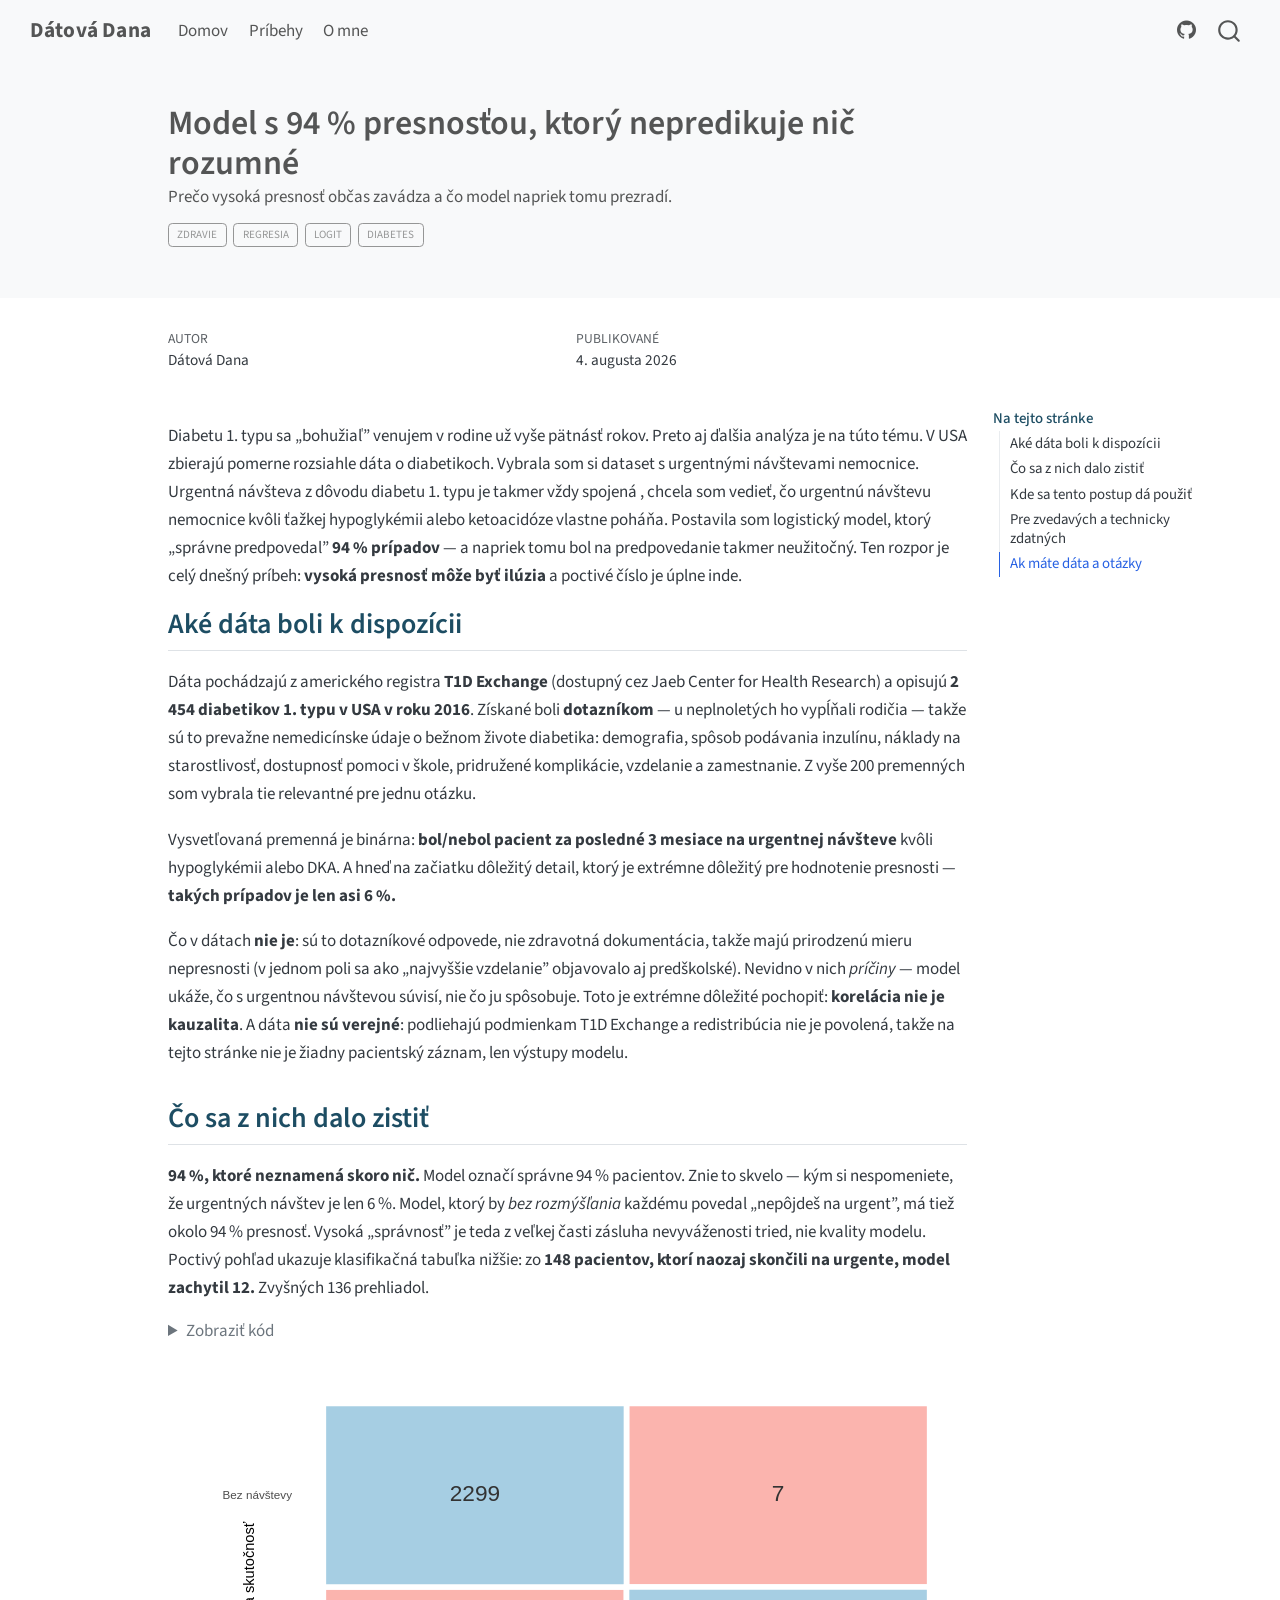
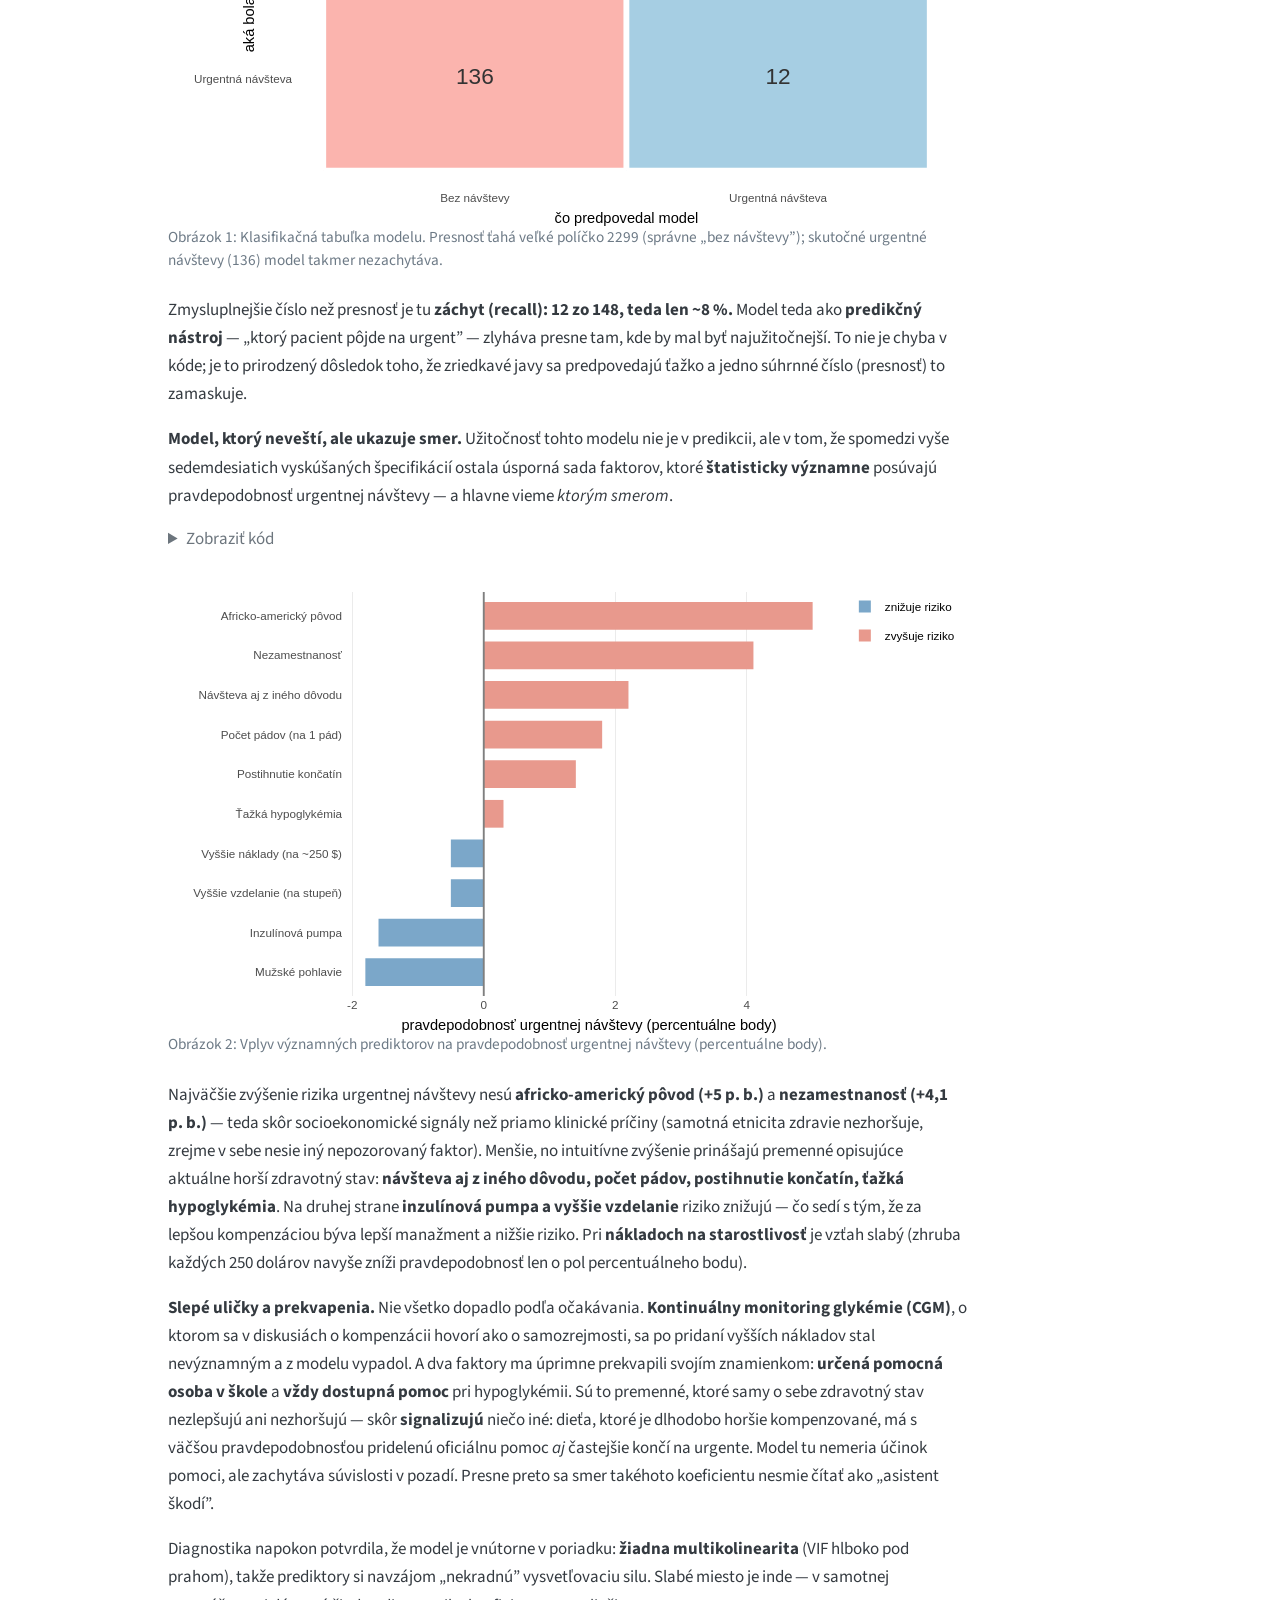
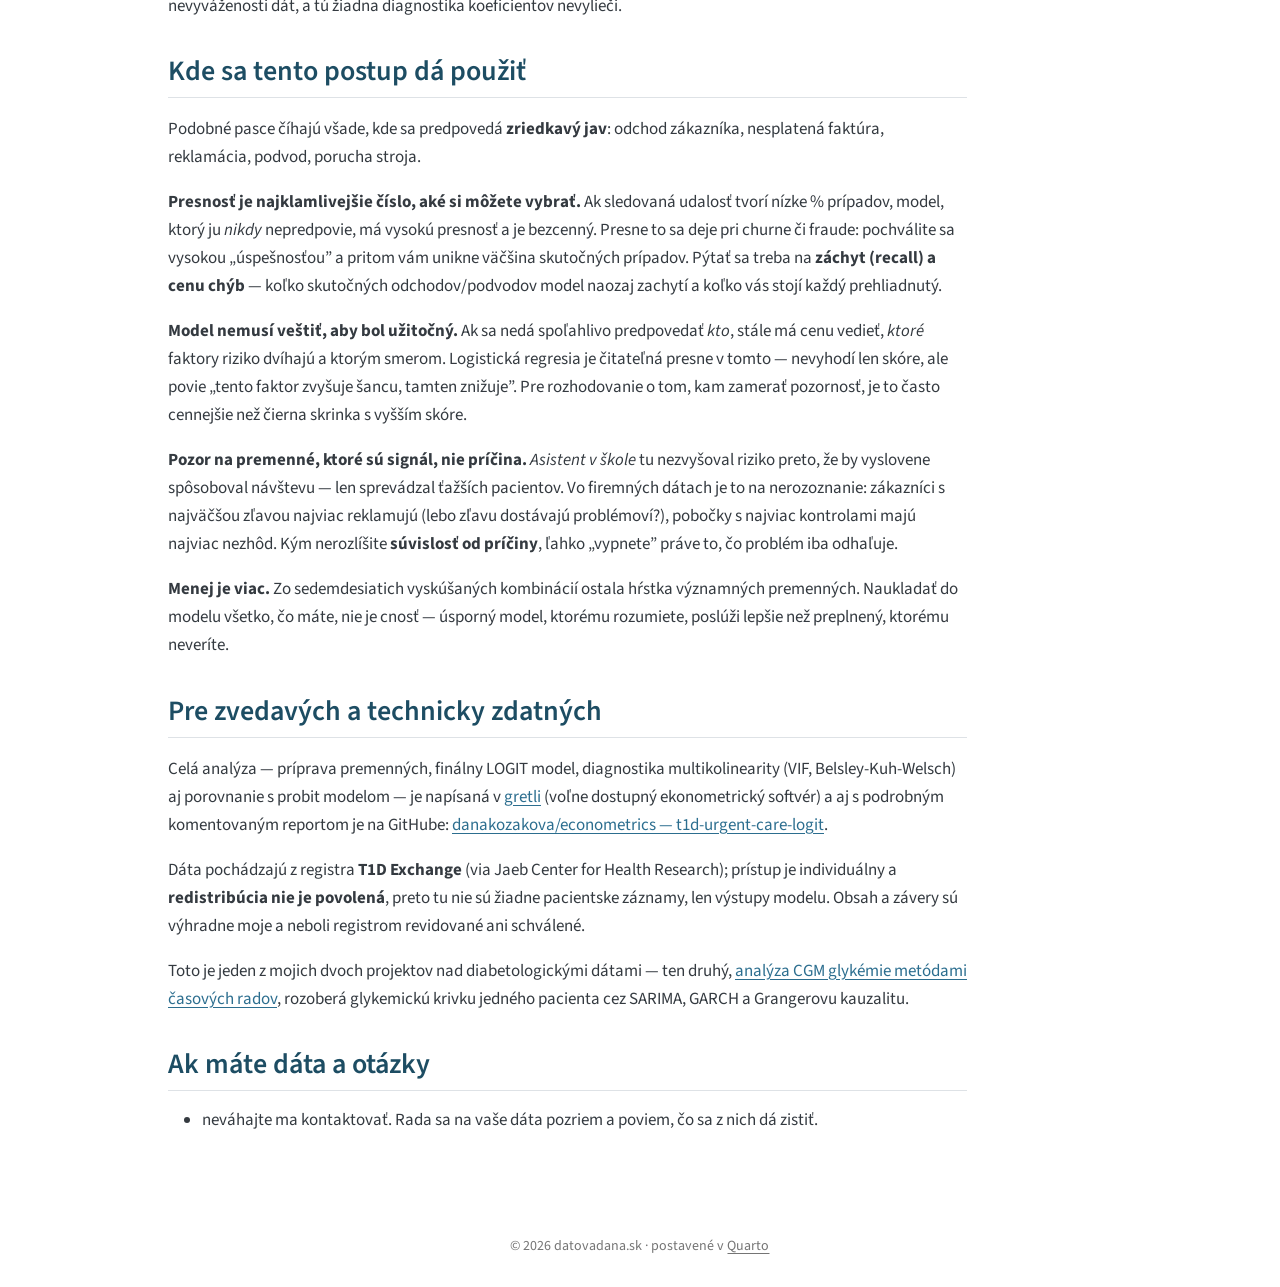
<file: docs/posts/urgentne-navstevy/index.html>
<!DOCTYPE html>
<html xmlns="http://www.w3.org/1999/xhtml" lang="sk" xml:lang="sk"><head>

<meta charset="utf-8">
<meta name="generator" content="quarto-1.5.57">

<meta name="viewport" content="width=device-width, initial-scale=1.0, user-scalable=yes">

<meta name="author" content="Dátová Dana">
<meta name="description" content="Prečo vysoká presnosť občas zavádza a čo model napriek tomu prezradí.">

<title>Model s 94 % presnosťou, ktorý nepredikuje nič rozumné – Dátová Dana</title>
<style>
code{white-space: pre-wrap;}
span.smallcaps{font-variant: small-caps;}
div.columns{display: flex; gap: min(4vw, 1.5em);}
div.column{flex: auto; overflow-x: auto;}
div.hanging-indent{margin-left: 1.5em; text-indent: -1.5em;}
ul.task-list{list-style: none;}
ul.task-list li input[type="checkbox"] {
  width: 0.8em;
  margin: 0 0.8em 0.2em -1em; /* quarto-specific, see https://github.com/quarto-dev/quarto-cli/issues/4556 */ 
  vertical-align: middle;
}
/* CSS for syntax highlighting */
pre > code.sourceCode { white-space: pre; position: relative; }
pre > code.sourceCode > span { line-height: 1.25; }
pre > code.sourceCode > span:empty { height: 1.2em; }
.sourceCode { overflow: visible; }
code.sourceCode > span { color: inherit; text-decoration: inherit; }
div.sourceCode { margin: 1em 0; }
pre.sourceCode { margin: 0; }
@media screen {
div.sourceCode { overflow: auto; }
}
@media print {
pre > code.sourceCode { white-space: pre-wrap; }
pre > code.sourceCode > span { display: inline-block; text-indent: -5em; padding-left: 5em; }
}
pre.numberSource code
  { counter-reset: source-line 0; }
pre.numberSource code > span
  { position: relative; left: -4em; counter-increment: source-line; }
pre.numberSource code > span > a:first-child::before
  { content: counter(source-line);
    position: relative; left: -1em; text-align: right; vertical-align: baseline;
    border: none; display: inline-block;
    -webkit-touch-callout: none; -webkit-user-select: none;
    -khtml-user-select: none; -moz-user-select: none;
    -ms-user-select: none; user-select: none;
    padding: 0 4px; width: 4em;
  }
pre.numberSource { margin-left: 3em;  padding-left: 4px; }
div.sourceCode
  {   }
@media screen {
pre > code.sourceCode > span > a:first-child::before { text-decoration: underline; }
}
</style>


<script src="../../site_libs/quarto-nav/quarto-nav.js"></script>
<script src="../../site_libs/quarto-nav/headroom.min.js"></script>
<script src="../../site_libs/clipboard/clipboard.min.js"></script>
<script src="../../site_libs/quarto-search/autocomplete.umd.js"></script>
<script src="../../site_libs/quarto-search/fuse.min.js"></script>
<script src="../../site_libs/quarto-search/quarto-search.js"></script>
<meta name="quarto:offset" content="../../">
<link href="../../favicon.ico" rel="icon">
<script src="../../site_libs/quarto-html/quarto.js"></script>
<script src="../../site_libs/quarto-html/popper.min.js"></script>
<script src="../../site_libs/quarto-html/tippy.umd.min.js"></script>
<script src="../../site_libs/quarto-html/anchor.min.js"></script>
<link href="../../site_libs/quarto-html/tippy.css" rel="stylesheet">
<link href="../../site_libs/quarto-html/quarto-syntax-highlighting.css" rel="stylesheet" id="quarto-text-highlighting-styles">
<script src="../../site_libs/bootstrap/bootstrap.min.js"></script>
<link href="../../site_libs/bootstrap/bootstrap-icons.css" rel="stylesheet">
<link href="../../site_libs/bootstrap/bootstrap.min.css" rel="stylesheet" id="quarto-bootstrap" data-mode="light">
<script id="quarto-search-options" type="application/json">{
  "location": "navbar",
  "copy-button": false,
  "collapse-after": 3,
  "panel-placement": "end",
  "type": "overlay",
  "limit": 50,
  "keyboard-shortcut": [
    "f",
    "/",
    "s"
  ],
  "show-item-context": false,
  "language": {
    "search-no-results-text": "Žiadne výsledky",
    "search-matching-documents-text": "zhodné dokumenty",
    "search-copy-link-title": "Skopírovať odkaz pre vyhľadávanie",
    "search-hide-matches-text": "Skryť ďalšie výsledky",
    "search-more-match-text": "ďalší výsledok v tomto dokumente",
    "search-more-matches-text": "ďalších výsledkov v tomto dokumente",
    "search-clear-button-title": "Vymazať",
    "search-text-placeholder": "",
    "search-detached-cancel-button-title": "Zrušiť",
    "search-submit-button-title": "Odoslať",
    "search-label": "Hľadať"
  }
}</script>
<link href="../../site_libs/htmltools-fill-0.5.8.1/fill.css" rel="stylesheet">

<script src="../../site_libs/htmlwidgets-1.6.4/htmlwidgets.js"></script>

<script src="../../site_libs/plotly-binding-4.12.1/plotly.js"></script>

<script src="../../site_libs/typedarray-0.1/typedarray.min.js"></script>

<script src="../../site_libs/jquery-3.5.1/jquery.min.js"></script>

<link href="../../site_libs/crosstalk-1.2.2/css/crosstalk.min.css" rel="stylesheet">

<script src="../../site_libs/crosstalk-1.2.2/js/crosstalk.min.js"></script>

<link href="../../site_libs/plotly-htmlwidgets-css-2.25.2/plotly-htmlwidgets.css" rel="stylesheet">

<script src="../../site_libs/plotly-main-2.25.2/plotly-latest.min.js"></script>



<meta property="og:title" content="Model s 94 % presnosťou, ktorý nepredikuje nič rozumné – Dátová Dana">
<meta property="og:description" content="Prečo vysoká presnosť občas zavádza a čo model napriek tomu prezradí.">
<meta property="og:image" content="https://datovadana.sk/posts/urgentne-navstevy/images/nahlad.png">
<meta property="og:site_name" content="Dátová Dana">
<meta property="og:image:height" content="589">
<meta property="og:image:width" content="1054">
<meta name="twitter:title" content="Model s 94 % presnosťou, ktorý nepredikuje nič rozumné – Dátová Dana">
<meta name="twitter:description" content="Prečo vysoká presnosť občas zavádza a čo model napriek tomu prezradí.">
<meta name="twitter:image" content="https://datovadana.sk/posts/urgentne-navstevy/images/nahlad.png">
<meta name="twitter:image-height" content="589">
<meta name="twitter:image-width" content="1054">
<meta name="twitter:card" content="summary_large_image">
</head>

<body class="nav-fixed">

<div id="quarto-search-results"></div>
  <header id="quarto-header" class="headroom fixed-top quarto-banner">
    <nav class="navbar navbar-expand-lg " data-bs-theme="dark">
      <div class="navbar-container container-fluid">
      <div class="navbar-brand-container mx-auto">
    <a class="navbar-brand" href="../../index.html">
    <span class="navbar-title">Dátová Dana</span>
    </a>
  </div>
            <div id="quarto-search" class="" title="Hľadať"></div>
          <button class="navbar-toggler" type="button" data-bs-toggle="collapse" data-bs-target="#navbarCollapse" aria-controls="navbarCollapse" role="menu" aria-expanded="false" aria-label="Prepnúť navigáciu" onclick="if (window.quartoToggleHeadroom) { window.quartoToggleHeadroom(); }">
  <span class="navbar-toggler-icon"></span>
</button>
          <div class="collapse navbar-collapse" id="navbarCollapse">
            <ul class="navbar-nav navbar-nav-scroll me-auto">
  <li class="nav-item">
    <a class="nav-link" href="../../index.html"> 
<span class="menu-text">Domov</span></a>
  </li>  
  <li class="nav-item">
    <a class="nav-link" href="../../pribehy.html"> 
<span class="menu-text">Príbehy</span></a>
  </li>  
  <li class="nav-item">
    <a class="nav-link" href="../../about.html"> 
<span class="menu-text">O mne</span></a>
  </li>  
</ul>
            <ul class="navbar-nav navbar-nav-scroll ms-auto">
  <li class="nav-item compact">
    <a class="nav-link" href="https://github.com/danakozakova"> <i class="bi bi-github" role="img" aria-label="GitHub">
</i> 
<span class="menu-text"></span></a>
  </li>  
</ul>
          </div> <!-- /navcollapse -->
            <div class="quarto-navbar-tools">
</div>
      </div> <!-- /container-fluid -->
    </nav>
</header>
<!-- content -->
<header id="title-block-header" class="quarto-title-block default page-columns page-full">
  <div class="quarto-title-banner page-columns page-full">
    <div class="quarto-title column-body">
      <h1 class="title">Model s 94 % presnosťou, ktorý nepredikuje nič rozumné</h1>
                  <div>
        <div class="description">
          Prečo vysoká presnosť občas zavádza a čo model napriek tomu prezradí.
        </div>
      </div>
                          <div class="quarto-categories">
                <div class="quarto-category">zdravie</div>
                <div class="quarto-category">regresia</div>
                <div class="quarto-category">logit</div>
                <div class="quarto-category">diabetes</div>
              </div>
                  </div>
  </div>
    
  
  <div class="quarto-title-meta">

      <div>
      <div class="quarto-title-meta-heading">Autor</div>
      <div class="quarto-title-meta-contents">
               <p>Dátová Dana </p>
            </div>
    </div>
      
      <div>
      <div class="quarto-title-meta-heading">Publikované</div>
      <div class="quarto-title-meta-contents">
        <p class="date">4. augusta 2026</p>
      </div>
    </div>
    
      
    </div>
    
  
  </header><div id="quarto-content" class="quarto-container page-columns page-rows-contents page-layout-article page-navbar">
<!-- sidebar -->
<!-- margin-sidebar -->
    <div id="quarto-margin-sidebar" class="sidebar margin-sidebar">
        <nav id="TOC" role="doc-toc" class="toc-active">
    <h2 id="toc-title">Na tejto stránke</h2>
   
  <ul>
  <li><a href="#aké-dáta-boli-k-dispozícii" id="toc-aké-dáta-boli-k-dispozícii" class="nav-link active" data-scroll-target="#aké-dáta-boli-k-dispozícii">Aké dáta boli k dispozícii</a></li>
  <li><a href="#čo-sa-z-nich-dalo-zistiť" id="toc-čo-sa-z-nich-dalo-zistiť" class="nav-link" data-scroll-target="#čo-sa-z-nich-dalo-zistiť">Čo sa z nich dalo zistiť</a></li>
  <li><a href="#kde-sa-tento-postup-dá-použiť" id="toc-kde-sa-tento-postup-dá-použiť" class="nav-link" data-scroll-target="#kde-sa-tento-postup-dá-použiť">Kde sa tento postup dá použiť</a></li>
  <li><a href="#pre-zvedavých-a-technicky-zdatných" id="toc-pre-zvedavých-a-technicky-zdatných" class="nav-link" data-scroll-target="#pre-zvedavých-a-technicky-zdatných">Pre zvedavých a technicky zdatných</a></li>
  <li><a href="#ak-máte-dáta-a-otázky" id="toc-ak-máte-dáta-a-otázky" class="nav-link" data-scroll-target="#ak-máte-dáta-a-otázky">Ak máte dáta a otázky</a></li>
  </ul>
</nav>
    </div>
<!-- main -->
<main class="content quarto-banner-title-block" id="quarto-document-content">





<p>Diabetu 1. typu sa „bohužiaľ” venujem v rodine už vyše pätnásť rokov. Preto aj ďalšia analýza je na túto tému. V USA zbierajú pomerne rozsiahle dáta o diabetikoch. Vybrala som si dataset s urgentnými návštevami nemocnice. Urgentná návšteva z dôvodu diabetu 1. typu je takmer vždy spojená , chcela som vedieť, čo urgentnú návštevu nemocnice kvôli ťažkej hypoglykémii alebo ketoacidóze vlastne poháňa. Postavila som logistický model, ktorý „správne predpovedal” <strong>94 % prípadov</strong> — a napriek tomu bol na predpovedanie takmer neužitočný. Ten rozpor je celý dnešný príbeh: <strong>vysoká presnosť môže byť ilúzia</strong> a poctivé číslo je úplne inde.</p>
<section id="aké-dáta-boli-k-dispozícii" class="level2">
<h2 class="anchored" data-anchor-id="aké-dáta-boli-k-dispozícii">Aké dáta boli k dispozícii</h2>
<p>Dáta pochádzajú z amerického registra <strong>T1D Exchange</strong> (dostupný cez Jaeb Center for Health Research) a opisujú <strong>2 454 diabetikov 1. typu v USA v roku 2016</strong>. Získané boli <strong>dotazníkom</strong> — u neplnoletých ho vypĺňali rodičia — takže sú to prevažne nemedicínske údaje o bežnom živote diabetika: demografia, spôsob podávania inzulínu, náklady na starostlivosť, dostupnosť pomoci v škole, pridružené komplikácie, vzdelanie a zamestnanie. Z vyše 200 premenných som vybrala tie relevantné pre jednu otázku.</p>
<p>Vysvetľovaná premenná je binárna: <strong>bol/nebol pacient za posledné 3 mesiace na urgentnej návšteve</strong> kvôli hypoglykémii alebo DKA. A hneď na začiatku dôležitý detail, ktorý je extrémne dôležitý pre hodnotenie presnosti — <strong>takých prípadov je len asi 6 %.</strong></p>
<p>Čo v dátach <strong>nie je</strong>: sú to dotazníkové odpovede, nie zdravotná dokumentácia, takže majú prirodzenú mieru nepresnosti (v jednom poli sa ako „najvyššie vzdelanie” objavovalo aj predškolské). Nevidno v nich <em>príčiny</em> — model ukáže, čo s urgentnou návštevou súvisí, nie čo ju spôsobuje. Toto je extrémne dôležité pochopiť: <strong>korelácia nie je kauzalita</strong>. A dáta <strong>nie sú verejné</strong>: podliehajú podmienkam T1D Exchange a redistribúcia nie je povolená, takže na tejto stránke nie je žiadny pacientský záznam, len výstupy modelu.</p>
</section>
<section id="čo-sa-z-nich-dalo-zistiť" class="level2">
<h2 class="anchored" data-anchor-id="čo-sa-z-nich-dalo-zistiť">Čo sa z nich dalo zistiť</h2>
<p><strong>94 %, ktoré neznamená skoro nič.</strong> Model označí správne 94 % pacientov. Znie to skvelo — kým si nespomeniete, že urgentných návštev je len 6 %. Model, ktorý by <em>bez rozmýšľania</em> každému povedal „nepôjdeš na urgent”, má tiež okolo 94 % presnosť. Vysoká „správnosť” je teda z veľkej časti zásluha nevyváženosti tried, nie kvality modelu. Poctivý pohľad ukazuje klasifikačná tabuľka nižšie: zo <strong>148 pacientov, ktorí naozaj skončili na urgente, model zachytil 12.</strong> Zvyšných 136 prehliadol.</p>
<div class="cell">
<details class="code-fold">
<summary>Zobraziť kód</summary>
<div class="sourceCode cell-code" id="cb1"><pre class="sourceCode r code-with-copy"><code class="sourceCode r"><span id="cb1-1"><a href="#cb1-1" aria-hidden="true" tabindex="-1"></a>cm <span class="ot">&lt;-</span> <span class="fu">tibble</span>(</span>
<span id="cb1-2"><a href="#cb1-2" aria-hidden="true" tabindex="-1"></a>  <span class="at">skutocnost =</span> <span class="fu">c</span>(<span class="st">"Bez návštevy"</span>, <span class="st">"Bez návštevy"</span>, <span class="st">"Urgentná návšteva"</span>, <span class="st">"Urgentná návšteva"</span>),</span>
<span id="cb1-3"><a href="#cb1-3" aria-hidden="true" tabindex="-1"></a>  <span class="at">predikcia  =</span> <span class="fu">c</span>(<span class="st">"Bez návštevy"</span>, <span class="st">"Urgentná návšteva"</span>, <span class="st">"Bez návštevy"</span>, <span class="st">"Urgentná návšteva"</span>),</span>
<span id="cb1-4"><a href="#cb1-4" aria-hidden="true" tabindex="-1"></a>  <span class="at">n =</span> <span class="fu">c</span>(<span class="dv">2299</span>, <span class="dv">7</span>, <span class="dv">136</span>, <span class="dv">12</span>)</span>
<span id="cb1-5"><a href="#cb1-5" aria-hidden="true" tabindex="-1"></a>) <span class="sc">|&gt;</span></span>
<span id="cb1-6"><a href="#cb1-6" aria-hidden="true" tabindex="-1"></a>  <span class="fu">mutate</span>(</span>
<span id="cb1-7"><a href="#cb1-7" aria-hidden="true" tabindex="-1"></a>    <span class="at">skutocnost =</span> <span class="fu">factor</span>(skutocnost, <span class="at">levels =</span> <span class="fu">c</span>(<span class="st">"Urgentná návšteva"</span>, <span class="st">"Bez návštevy"</span>)),</span>
<span id="cb1-8"><a href="#cb1-8" aria-hidden="true" tabindex="-1"></a>    <span class="at">predikcia  =</span> <span class="fu">factor</span>(predikcia,  <span class="at">levels =</span> <span class="fu">c</span>(<span class="st">"Bez návštevy"</span>, <span class="st">"Urgentná návšteva"</span>)),</span>
<span id="cb1-9"><a href="#cb1-9" aria-hidden="true" tabindex="-1"></a>    <span class="at">spravne    =</span> (<span class="fu">as.character</span>(skutocnost) <span class="sc">==</span> <span class="fu">as.character</span>(predikcia))</span>
<span id="cb1-10"><a href="#cb1-10" aria-hidden="true" tabindex="-1"></a>  )</span>
<span id="cb1-11"><a href="#cb1-11" aria-hidden="true" tabindex="-1"></a></span>
<span id="cb1-12"><a href="#cb1-12" aria-hidden="true" tabindex="-1"></a>g_cm <span class="ot">&lt;-</span> <span class="fu">ggplot</span>(cm, <span class="fu">aes</span>(predikcia, skutocnost, <span class="at">fill =</span> spravne)) <span class="sc">+</span></span>
<span id="cb1-13"><a href="#cb1-13" aria-hidden="true" tabindex="-1"></a>  <span class="fu">geom_tile</span>(<span class="at">colour =</span> <span class="st">"white"</span>, <span class="at">linewidth =</span> <span class="fl">1.5</span>) <span class="sc">+</span></span>
<span id="cb1-14"><a href="#cb1-14" aria-hidden="true" tabindex="-1"></a>  <span class="fu">geom_text</span>(<span class="fu">aes</span>(<span class="at">label =</span> n), <span class="at">size =</span> <span class="dv">6</span>, <span class="at">fontface =</span> <span class="st">"bold"</span>, <span class="at">colour =</span> <span class="st">"grey20"</span>) <span class="sc">+</span></span>
<span id="cb1-15"><a href="#cb1-15" aria-hidden="true" tabindex="-1"></a>  <span class="fu">scale_fill_manual</span>(<span class="at">values =</span> <span class="fu">c</span>(<span class="st">`</span><span class="at">TRUE</span><span class="st">`</span> <span class="ot">=</span> <span class="st">"#a6cee3"</span>, <span class="st">`</span><span class="at">FALSE</span><span class="st">`</span> <span class="ot">=</span> <span class="st">"#fbb4ae"</span>), <span class="at">guide =</span> <span class="st">"none"</span>) <span class="sc">+</span></span>
<span id="cb1-16"><a href="#cb1-16" aria-hidden="true" tabindex="-1"></a>  <span class="fu">labs</span>(<span class="at">x =</span> <span class="st">"čo predpovedal model"</span>, <span class="at">y =</span> <span class="st">"aká bola skutočnosť"</span>) <span class="sc">+</span></span>
<span id="cb1-17"><a href="#cb1-17" aria-hidden="true" tabindex="-1"></a>  <span class="fu">theme_minimal</span>() <span class="sc">+</span></span>
<span id="cb1-18"><a href="#cb1-18" aria-hidden="true" tabindex="-1"></a>  <span class="fu">theme</span>(<span class="at">panel.grid =</span> <span class="fu">element_blank</span>())</span>
<span id="cb1-19"><a href="#cb1-19" aria-hidden="true" tabindex="-1"></a><span class="fu">ggplotly</span>(g_cm, <span class="at">tooltip =</span> <span class="fu">c</span>(<span class="st">"x"</span>, <span class="st">"y"</span>, <span class="st">"label"</span>)) <span class="sc">|&gt;</span></span>
<span id="cb1-20"><a href="#cb1-20" aria-hidden="true" tabindex="-1"></a>  <span class="fu">layout</span>(<span class="at">font =</span> <span class="fu">list</span>(<span class="at">family =</span> <span class="st">"sans-serif"</span>))</span></code><button title="Kopírovať do schránky" class="code-copy-button"><i class="bi"></i></button></pre></div>
</details>
<div id="fig-confusion" class="cell-output-display quarto-float quarto-figure quarto-figure-center anchored">
<figure class="quarto-float quarto-float-fig figure">
<div aria-describedby="fig-confusion-caption-0ceaefa1-69ba-4598-a22c-09a6ac19f8ca">
<div class="plotly html-widget html-fill-item" id="htmlwidget-b6c7d3fd0e317902a070" style="width:100%;height:464px;"></div>
<script type="application/json" data-for="htmlwidget-b6c7d3fd0e317902a070">{"x":{"data":[{"x":[0.5,0.5,1.5,1.5,0.5],"y":[0.5,1.5,1.5,0.5,0.5],"text":"predikcia: Bez návštevy<br />skutocnost: Urgentná návšteva","type":"scatter","mode":"lines","line":{"width":5.6692913385826778,"color":"rgba(255,255,255,1)","dash":"solid"},"fill":"toself","fillcolor":"rgba(251,180,174,1)","hoveron":"fills","showlegend":false,"xaxis":"x","yaxis":"y","hoverinfo":"text","frame":null},{"x":[1.5,1.5,2.5,2.5,1.5],"y":[1.5,2.5,2.5,1.5,1.5],"text":"predikcia: Urgentná návšteva<br />skutocnost: Bez návštevy","type":"scatter","mode":"lines","line":{"width":5.6692913385826778,"color":"rgba(255,255,255,1)","dash":"solid"},"fill":"toself","fillcolor":"rgba(251,180,174,1)","hoveron":"fills","showlegend":false,"xaxis":"x","yaxis":"y","hoverinfo":"text","frame":null},{"x":[0.5,0.5,1.5,1.5,0.5],"y":[1.5,2.5,2.5,1.5,1.5],"text":"predikcia: Bez návštevy<br />skutocnost: Bez návštevy","type":"scatter","mode":"lines","line":{"width":5.6692913385826778,"color":"rgba(255,255,255,1)","dash":"solid"},"fill":"toself","fillcolor":"rgba(166,206,227,1)","hoveron":"fills","showlegend":false,"xaxis":"x","yaxis":"y","hoverinfo":"text","frame":null},{"x":[1.5,1.5,2.5,2.5,1.5],"y":[0.5,1.5,1.5,0.5,0.5],"text":"predikcia: Urgentná návšteva<br />skutocnost: Urgentná návšteva","type":"scatter","mode":"lines","line":{"width":5.6692913385826778,"color":"rgba(255,255,255,1)","dash":"solid"},"fill":"toself","fillcolor":"rgba(166,206,227,1)","hoveron":"fills","showlegend":false,"xaxis":"x","yaxis":"y","hoverinfo":"text","frame":null},{"x":[1,2,1,2],"y":[2,2,1,1],"text":[2299,7,136,12],"hovertext":["predikcia: Bez návštevy<br />skutocnost: Bez návštevy<br />n: 2299","predikcia: Urgentná návšteva<br />skutocnost: Bez návštevy<br />n:    7","predikcia: Bez návštevy<br />skutocnost: Urgentná návšteva<br />n:  136","predikcia: Urgentná návšteva<br />skutocnost: Urgentná návšteva<br />n:   12"],"textfont":{"size":22.677165354330711,"color":"rgba(51,51,51,1)"},"type":"scatter","mode":"text","hoveron":"points","showlegend":false,"xaxis":"x","yaxis":"y","hoverinfo":"text","frame":null}],"layout":{"margin":{"t":23.305936073059364,"r":7.3059360730593621,"b":37.260273972602747,"l":124.9315068493151},"paper_bgcolor":"rgba(255,255,255,1)","font":{"color":"rgba(0,0,0,1)","family":"sans-serif","size":14.611872146118724},"xaxis":{"domain":[0,1],"automargin":true,"type":"linear","autorange":false,"range":[0.40000000000000002,2.6000000000000001],"tickmode":"array","ticktext":["Bez návštevy","Urgentná návšteva"],"tickvals":[1,2],"categoryorder":"array","categoryarray":["Bez návštevy","Urgentná návšteva"],"nticks":null,"ticks":"","tickcolor":null,"ticklen":3.6529680365296811,"tickwidth":0,"showticklabels":true,"tickfont":{"color":"rgba(77,77,77,1)","family":"","size":11.68949771689498},"tickangle":-0,"showline":false,"linecolor":null,"linewidth":0,"showgrid":false,"gridcolor":null,"gridwidth":0,"zeroline":false,"anchor":"y","title":{"text":"čo predpovedal model","font":{"color":"rgba(0,0,0,1)","family":"","size":14.611872146118724}},"hoverformat":".2f"},"yaxis":{"domain":[0,1],"automargin":true,"type":"linear","autorange":false,"range":[0.40000000000000002,2.6000000000000001],"tickmode":"array","ticktext":["Urgentná návšteva","Bez návštevy"],"tickvals":[1,2],"categoryorder":"array","categoryarray":["Urgentná návšteva","Bez návštevy"],"nticks":null,"ticks":"","tickcolor":null,"ticklen":3.6529680365296811,"tickwidth":0,"showticklabels":true,"tickfont":{"color":"rgba(77,77,77,1)","family":"","size":11.68949771689498},"tickangle":-0,"showline":false,"linecolor":null,"linewidth":0,"showgrid":false,"gridcolor":null,"gridwidth":0,"zeroline":false,"anchor":"x","title":{"text":"aká bola skutočnosť","font":{"color":"rgba(0,0,0,1)","family":"","size":14.611872146118724}},"hoverformat":".2f"},"shapes":[],"showlegend":false,"legend":{"bgcolor":null,"bordercolor":null,"borderwidth":0,"font":{"color":"rgba(0,0,0,1)","family":"","size":11.68949771689498},"title":{"text":"","font":{"color":"rgba(0,0,0,1)","family":"","size":14.611872146118724}}},"hovermode":"closest","barmode":"relative"},"config":{"doubleClick":"reset","modeBarButtonsToAdd":["hoverclosest","hovercompare"],"showSendToCloud":false},"source":"A","attrs":{"b0c6a0e6609":{"x":{},"y":{},"fill":{},"type":"scatter"},"b0c1e4f630a":{"x":{},"y":{},"fill":{},"label":{}}},"cur_data":"b0c6a0e6609","visdat":{"b0c6a0e6609":["function (y) ","x"],"b0c1e4f630a":["function (y) ","x"]},"highlight":{"on":"plotly_click","persistent":false,"dynamic":false,"selectize":false,"opacityDim":0.20000000000000001,"selected":{"opacity":1},"debounce":0},"shinyEvents":["plotly_hover","plotly_click","plotly_selected","plotly_relayout","plotly_brushed","plotly_brushing","plotly_clickannotation","plotly_doubleclick","plotly_deselect","plotly_afterplot","plotly_sunburstclick"],"base_url":"https://plot.ly"},"evals":[],"jsHooks":[]}</script>
</div>
<figcaption class="quarto-float-caption-bottom quarto-float-caption quarto-float-fig" id="fig-confusion-caption-0ceaefa1-69ba-4598-a22c-09a6ac19f8ca">
Obrázok&nbsp;1: Klasifikačná tabuľka modelu. Presnosť ťahá veľké políčko 2299 (správne „bez návštevy”); skutočné urgentné návštevy (136) model takmer nezachytáva.
</figcaption>
</figure>
</div>
</div>
<p>Zmysluplnejšie číslo než presnosť je tu <strong>záchyt (recall): 12 zo 148, teda len ~8 %.</strong> Model teda ako <strong>predikčný nástroj</strong> — „ktorý pacient pôjde na urgent” — zlyháva presne tam, kde by mal byť najužitočnejší. To nie je chyba v kóde; je to prirodzený dôsledok toho, že zriedkavé javy sa predpovedajú ťažko a jedno súhrnné číslo (presnosť) to zamaskuje.</p>
<p><strong>Model, ktorý neveští, ale ukazuje smer.</strong> Užitočnosť tohto modelu nie je v predikcii, ale v tom, že spomedzi vyše sedemdesiatich vyskúšaných špecifikácií ostala úsporná sada faktorov, ktoré <strong>štatisticky významne</strong> posúvajú pravdepodobnosť urgentnej návštevy — a hlavne vieme <em>ktorým smerom</em>.</p>
<div class="cell">
<details class="code-fold">
<summary>Zobraziť kód</summary>
<div class="sourceCode cell-code" id="cb2"><pre class="sourceCode r code-with-copy"><code class="sourceCode r"><span id="cb2-1"><a href="#cb2-1" aria-hidden="true" tabindex="-1"></a>det <span class="ot">&lt;-</span> <span class="fu">tibble</span>(</span>
<span id="cb2-2"><a href="#cb2-2" aria-hidden="true" tabindex="-1"></a>  <span class="at">faktor =</span> <span class="fu">c</span>(<span class="st">"Africko-americký pôvod"</span>, <span class="st">"Nezamestnanosť"</span>, <span class="st">"Návšteva aj z iného dôvodu"</span>,</span>
<span id="cb2-3"><a href="#cb2-3" aria-hidden="true" tabindex="-1"></a>             <span class="st">"Počet pádov (na 1 pád)"</span>, <span class="st">"Postihnutie končatín"</span>, <span class="st">"Ťažká hypoglykémia"</span>,</span>
<span id="cb2-4"><a href="#cb2-4" aria-hidden="true" tabindex="-1"></a>             <span class="st">"Mužské pohlavie"</span>, <span class="st">"Inzulínová pumpa"</span>, <span class="st">"Vyššie vzdelanie (na stupeň)"</span>,</span>
<span id="cb2-5"><a href="#cb2-5" aria-hidden="true" tabindex="-1"></a>             <span class="st">"Vyššie náklady (na ~250 $)"</span>),</span>
<span id="cb2-6"><a href="#cb2-6" aria-hidden="true" tabindex="-1"></a>  <span class="at">vplyv =</span> <span class="fu">c</span>(<span class="fl">5.0</span>, <span class="fl">4.1</span>, <span class="fl">2.2</span>, <span class="fl">1.8</span>, <span class="fl">1.4</span>, <span class="fl">0.3</span>, <span class="sc">-</span><span class="fl">1.8</span>, <span class="sc">-</span><span class="fl">1.6</span>, <span class="sc">-</span><span class="fl">0.5</span>, <span class="sc">-</span><span class="fl">0.5</span>)</span>
<span id="cb2-7"><a href="#cb2-7" aria-hidden="true" tabindex="-1"></a>) <span class="sc">|&gt;</span></span>
<span id="cb2-8"><a href="#cb2-8" aria-hidden="true" tabindex="-1"></a>  <span class="fu">mutate</span>(</span>
<span id="cb2-9"><a href="#cb2-9" aria-hidden="true" tabindex="-1"></a>    <span class="at">smer =</span> <span class="fu">ifelse</span>(vplyv <span class="sc">&gt;</span> <span class="dv">0</span>, <span class="st">"zvyšuje riziko"</span>, <span class="st">"znižuje riziko"</span>),</span>
<span id="cb2-10"><a href="#cb2-10" aria-hidden="true" tabindex="-1"></a>    <span class="at">faktor =</span> <span class="fu">factor</span>(faktor, <span class="at">levels =</span> faktor[<span class="fu">order</span>(vplyv)])</span>
<span id="cb2-11"><a href="#cb2-11" aria-hidden="true" tabindex="-1"></a>  )</span>
<span id="cb2-12"><a href="#cb2-12" aria-hidden="true" tabindex="-1"></a></span>
<span id="cb2-13"><a href="#cb2-13" aria-hidden="true" tabindex="-1"></a>g_det <span class="ot">&lt;-</span> <span class="fu">ggplot</span>(det, <span class="fu">aes</span>(vplyv, faktor, <span class="at">fill =</span> smer,</span>
<span id="cb2-14"><a href="#cb2-14" aria-hidden="true" tabindex="-1"></a>                         <span class="at">text =</span> <span class="fu">paste0</span>(faktor, <span class="st">": "</span>, <span class="fu">sprintf</span>(<span class="st">"%+.1f"</span>, vplyv), <span class="st">" p. b."</span>))) <span class="sc">+</span></span>
<span id="cb2-15"><a href="#cb2-15" aria-hidden="true" tabindex="-1"></a>  <span class="fu">geom_col</span>(<span class="at">width =</span> <span class="fl">0.7</span>) <span class="sc">+</span></span>
<span id="cb2-16"><a href="#cb2-16" aria-hidden="true" tabindex="-1"></a>  <span class="fu">geom_vline</span>(<span class="at">xintercept =</span> <span class="dv">0</span>, <span class="at">colour =</span> <span class="st">"grey50"</span>) <span class="sc">+</span></span>
<span id="cb2-17"><a href="#cb2-17" aria-hidden="true" tabindex="-1"></a>  <span class="fu">scale_fill_manual</span>(<span class="at">values =</span> <span class="fu">c</span>(<span class="st">`</span><span class="at">zvyšuje riziko</span><span class="st">`</span> <span class="ot">=</span> <span class="st">"#e8998d"</span>,</span>
<span id="cb2-18"><a href="#cb2-18" aria-hidden="true" tabindex="-1"></a>                               <span class="st">`</span><span class="at">znižuje riziko</span><span class="st">`</span> <span class="ot">=</span> <span class="st">"#7ba7c9"</span>), <span class="at">name =</span> <span class="cn">NULL</span>) <span class="sc">+</span></span>
<span id="cb2-19"><a href="#cb2-19" aria-hidden="true" tabindex="-1"></a>  <span class="fu">labs</span>(<span class="at">x =</span> <span class="st">"pravdepodobnosť urgentnej návštevy (percentuálne body)"</span>, <span class="at">y =</span> <span class="cn">NULL</span>) <span class="sc">+</span></span>
<span id="cb2-20"><a href="#cb2-20" aria-hidden="true" tabindex="-1"></a>  <span class="fu">theme_minimal</span>() <span class="sc">+</span></span>
<span id="cb2-21"><a href="#cb2-21" aria-hidden="true" tabindex="-1"></a>  <span class="fu">theme</span>(<span class="at">panel.grid.major.y =</span> <span class="fu">element_blank</span>())</span>
<span id="cb2-22"><a href="#cb2-22" aria-hidden="true" tabindex="-1"></a><span class="fu">ggplotly</span>(g_det, <span class="at">tooltip =</span> <span class="st">"text"</span>) <span class="sc">|&gt;</span></span>
<span id="cb2-23"><a href="#cb2-23" aria-hidden="true" tabindex="-1"></a>  <span class="fu">layout</span>(<span class="at">font =</span> <span class="fu">list</span>(<span class="at">family =</span> <span class="st">"sans-serif"</span>))</span></code><button title="Kopírovať do schránky" class="code-copy-button"><i class="bi"></i></button></pre></div>
</details>
<div id="fig-smer" class="cell-output-display quarto-float quarto-figure quarto-figure-center anchored">
<figure class="quarto-float quarto-float-fig figure">
<div aria-describedby="fig-smer-caption-0ceaefa1-69ba-4598-a22c-09a6ac19f8ca">
<div class="plotly html-widget html-fill-item" id="htmlwidget-a1bcd90c24f3655dd79c" style="width:100%;height:464px;"></div>
<script type="application/json" data-for="htmlwidget-a1bcd90c24f3655dd79c">{"x":{"data":[{"orientation":"v","width":[1.8,1.6000000000000001,0.5,0.5],"base":[0.65000000000000002,1.6499999999999999,2.6499999999999999,3.6499999999999999],"x":[-0.90000000000000002,-0.80000000000000004,-0.25,-0.25],"y":[0.70000000000000007,0.70000000000000018,0.70000000000000018,0.69999999999999973],"text":["Mužské pohlavie: -1.8 p. b.","Inzulínová pumpa: -1.6 p. b.","Vyššie vzdelanie (na stupeň): -0.5 p. b.","Vyššie náklady (na ~250 $): -0.5 p. b."],"type":"bar","textposition":"none","marker":{"autocolorscale":false,"color":"rgba(123,167,201,1)","line":{"width":1.8897637795275593,"color":"transparent"}},"name":"znižuje riziko","legendgroup":"znižuje riziko","showlegend":true,"xaxis":"x","yaxis":"y","hoverinfo":"text","frame":null},{"orientation":"v","width":[5,4.0999999999999996,2.2000000000000002,1.8,1.3999999999999999,0.29999999999999999],"base":[9.6500000000000004,8.6500000000000004,7.6500000000000004,6.6500000000000004,5.6500000000000004,4.6500000000000004],"x":[2.5,2.0499999999999998,1.1000000000000001,0.90000000000000002,0.69999999999999996,0.14999999999999999],"y":[0.69999999999999929,0.69999999999999929,0.69999999999999929,0.69999999999999929,0.69999999999999929,0.69999999999999929],"text":["Africko-americký pôvod: +5.0 p. b.","Nezamestnanosť: +4.1 p. b.","Návšteva aj z iného dôvodu: +2.2 p. b.","Počet pádov (na 1 pád): +1.8 p. b.","Postihnutie končatín: +1.4 p. b.","Ťažká hypoglykémia: +0.3 p. b."],"type":"bar","textposition":"none","marker":{"autocolorscale":false,"color":"rgba(232,153,141,1)","line":{"width":1.8897637795275593,"color":"transparent"}},"name":"zvyšuje riziko","legendgroup":"zvyšuje riziko","showlegend":true,"xaxis":"x","yaxis":"y","hoverinfo":"text","frame":null},{"x":[0,0],"y":[0.40000000000000002,10.6],"text":"","type":"scatter","mode":"lines","line":{"width":1.8897637795275593,"color":"rgba(127,127,127,1)","dash":"solid"},"hoveron":"points","showlegend":false,"xaxis":"x","yaxis":"y","hoverinfo":"text","frame":null}],"layout":{"margin":{"t":23.305936073059364,"r":7.3059360730593621,"b":37.260273972602747,"l":174.61187214611877},"paper_bgcolor":"rgba(255,255,255,1)","font":{"color":"rgba(0,0,0,1)","family":"sans-serif","size":14.611872146118724},"xaxis":{"domain":[0,1],"automargin":true,"type":"linear","autorange":false,"range":[-2.1400000000000001,5.3399999999999999],"tickmode":"array","ticktext":["-2","0","2","4"],"tickvals":[-2,0,2.0000000000000004,4],"categoryorder":"array","categoryarray":["-2","0","2","4"],"nticks":null,"ticks":"","tickcolor":null,"ticklen":3.6529680365296811,"tickwidth":0,"showticklabels":true,"tickfont":{"color":"rgba(77,77,77,1)","family":"","size":11.68949771689498},"tickangle":-0,"showline":false,"linecolor":null,"linewidth":0,"showgrid":true,"gridcolor":"rgba(235,235,235,1)","gridwidth":0.66417600664176002,"zeroline":false,"anchor":"y","title":{"text":"pravdepodobnosť urgentnej návštevy (percentuálne body)","font":{"color":"rgba(0,0,0,1)","family":"","size":14.611872146118724}},"hoverformat":".2f"},"yaxis":{"domain":[0,1],"automargin":true,"type":"linear","autorange":false,"range":[0.40000000000000002,10.6],"tickmode":"array","ticktext":["Mužské pohlavie","Inzulínová pumpa","Vyššie vzdelanie (na stupeň)","Vyššie náklady (na ~250 $)","Ťažká hypoglykémia","Postihnutie končatín","Počet pádov (na 1 pád)","Návšteva aj z iného dôvodu","Nezamestnanosť","Africko-americký pôvod"],"tickvals":[1,2,3,4,5,6.0000000000000009,7,8,9,10],"categoryorder":"array","categoryarray":["Mužské pohlavie","Inzulínová pumpa","Vyššie vzdelanie (na stupeň)","Vyššie náklady (na ~250 $)","Ťažká hypoglykémia","Postihnutie končatín","Počet pádov (na 1 pád)","Návšteva aj z iného dôvodu","Nezamestnanosť","Africko-americký pôvod"],"nticks":null,"ticks":"","tickcolor":null,"ticklen":3.6529680365296811,"tickwidth":0,"showticklabels":true,"tickfont":{"color":"rgba(77,77,77,1)","family":"","size":11.68949771689498},"tickangle":-0,"showline":false,"linecolor":null,"linewidth":0,"showgrid":false,"gridcolor":null,"gridwidth":0,"zeroline":false,"anchor":"x","title":{"text":"","font":{"color":"rgba(0,0,0,1)","family":"","size":14.611872146118724}},"hoverformat":".2f"},"shapes":[],"showlegend":true,"legend":{"bgcolor":null,"bordercolor":null,"borderwidth":0,"font":{"color":"rgba(0,0,0,1)","family":"","size":11.68949771689498},"title":{"text":"","font":{"color":"rgba(0,0,0,1)","family":"","size":14.611872146118724}}},"hovermode":"closest","barmode":"relative"},"config":{"doubleClick":"reset","modeBarButtonsToAdd":["hoverclosest","hovercompare"],"showSendToCloud":false},"source":"A","attrs":{"b0ca4e4bf2":{"x":{},"y":{},"fill":{},"text":{},"type":"bar"},"b0c11603137":{"xintercept":{}}},"cur_data":"b0ca4e4bf2","visdat":{"b0ca4e4bf2":["function (y) ","x"],"b0c11603137":["function (y) ","x"]},"highlight":{"on":"plotly_click","persistent":false,"dynamic":false,"selectize":false,"opacityDim":0.20000000000000001,"selected":{"opacity":1},"debounce":0},"shinyEvents":["plotly_hover","plotly_click","plotly_selected","plotly_relayout","plotly_brushed","plotly_brushing","plotly_clickannotation","plotly_doubleclick","plotly_deselect","plotly_afterplot","plotly_sunburstclick"],"base_url":"https://plot.ly"},"evals":[],"jsHooks":[]}</script>
</div>
<figcaption class="quarto-float-caption-bottom quarto-float-caption quarto-float-fig" id="fig-smer-caption-0ceaefa1-69ba-4598-a22c-09a6ac19f8ca">
Obrázok&nbsp;2: Vplyv významných prediktorov na pravdepodobnosť urgentnej návštevy (percentuálne body).
</figcaption>
</figure>
</div>
</div>
<p>Najväčšie zvýšenie rizika urgentnej návštevy nesú <strong>africko-americký pôvod (+5 p.&nbsp;b.)</strong> a <strong>nezamestnanosť (+4,1 p.&nbsp;b.)</strong> — teda skôr socioekonomické signály než priamo klinické príčiny (samotná etnicita zdravie nezhoršuje, zrejme v sebe nesie iný nepozorovaný faktor). Menšie, no intuitívne zvýšenie prinášajú premenné opisujúce aktuálne horší zdravotný stav: <strong>návšteva aj z iného dôvodu, počet pádov, postihnutie končatín, ťažká hypoglykémia</strong>. Na druhej strane <strong>inzulínová pumpa a vyššie vzdelanie</strong> riziko znižujú — čo sedí s tým, že za lepšou kompenzáciou býva lepší manažment a nižšie riziko. Pri <strong>nákladoch na starostlivosť</strong> je vzťah slabý (zhruba každých 250 dolárov navyše zníži pravdepodobnosť len o pol percentuálneho bodu).</p>
<p><strong>Slepé uličky a prekvapenia.</strong> Nie všetko dopadlo podľa očakávania. <strong>Kontinuálny monitoring glykémie (CGM)</strong>, o ktorom sa v diskusiách o kompenzácii hovorí ako o samozrejmosti, sa po pridaní vyšších nákladov stal nevýznamným a z modelu vypadol. A dva faktory ma úprimne prekvapili svojím znamienkom: <strong>určená pomocná osoba v škole</strong> a <strong>vždy dostupná pomoc</strong> pri hypoglykémii. Sú to premenné, ktoré samy o sebe zdravotný stav nezlepšujú ani nezhoršujú — skôr <strong>signalizujú</strong> niečo iné: dieťa, ktoré je dlhodobo horšie kompenzované, má s väčšou pravdepodobnosťou pridelenú oficiálnu pomoc <em>aj</em> častejšie končí na urgente. Model tu nemeria účinok pomoci, ale zachytáva súvislosti v pozadí. Presne preto sa smer takéhoto koeficientu nesmie čítať ako „asistent škodí”.</p>
<p>Diagnostika napokon potvrdila, že model je vnútorne v poriadku: <strong>žiadna multikolinearita</strong> (VIF hlboko pod prahom), takže prediktory si navzájom „nekradnú” vysvetľovaciu silu. Slabé miesto je inde — v samotnej nevyváženosti dát, a tú žiadna diagnostika koeficientov nevylieči.</p>
</section>
<section id="kde-sa-tento-postup-dá-použiť" class="level2">
<h2 class="anchored" data-anchor-id="kde-sa-tento-postup-dá-použiť">Kde sa tento postup dá použiť</h2>
<p>Podobné pasce číhajú všade, kde sa predpovedá <strong>zriedkavý jav</strong>: odchod zákazníka, nesplatená faktúra, reklamácia, podvod, porucha stroja.</p>
<p><strong>Presnosť je najklamlivejšie číslo, aké si môžete vybrať.</strong> Ak sledovaná udalosť tvorí nízke % prípadov, model, ktorý ju <em>nikdy</em> nepredpovie, má vysokú presnosť a je bezcenný. Presne to sa deje pri churne či fraude: pochválite sa vysokou „úspešnosťou” a pritom vám unikne väčšina skutočných prípadov. Pýtať sa treba na <strong>záchyt (recall) a cenu chýb</strong> — koľko skutočných odchodov/podvodov model naozaj zachytí a koľko vás stojí každý prehliadnutý.</p>
<p><strong>Model nemusí veštiť, aby bol užitočný.</strong> Ak sa nedá spoľahlivo predpovedať <em>kto</em>, stále má cenu vedieť, <em>ktoré</em> faktory riziko dvíhajú a ktorým smerom. Logistická regresia je čitateľná presne v tomto — nevyhodí len skóre, ale povie „tento faktor zvyšuje šancu, tamten znižuje”. Pre rozhodovanie o tom, kam zamerať pozornosť, je to často cennejšie než čierna skrinka s vyšším skóre.</p>
<p><strong>Pozor na premenné, ktoré sú signál, nie príčina.</strong> <em>Asistent v škole</em> tu nezvyšoval riziko preto, že by vyslovene spôsoboval návštevu — len sprevádzal ťažších pacientov. Vo firemných dátach je to na nerozoznanie: zákazníci s najväčšou zľavou najviac reklamujú (lebo zľavu dostávajú problémoví?), pobočky s najviac kontrolami majú najviac nezhôd. Kým nerozlíšite <strong>súvislosť od príčiny</strong>, ľahko „vypnete” práve to, čo problém iba odhaľuje.</p>
<p><strong>Menej je viac.</strong> Zo sedemdesiatich vyskúšaných kombinácií ostala hŕstka významných premenných. Naukladať do modelu všetko, čo máte, nie je cnosť — úsporný model, ktorému rozumiete, poslúži lepšie než preplnený, ktorému neveríte.</p>
</section>
<section id="pre-zvedavých-a-technicky-zdatných" class="level2">
<h2 class="anchored" data-anchor-id="pre-zvedavých-a-technicky-zdatných">Pre zvedavých a technicky zdatných</h2>
<p>Celá analýza — príprava premenných, finálny LOGIT model, diagnostika multikolinearity (VIF, Belsley-Kuh-Welsch) aj porovnanie s probit modelom — je napísaná v <a href="https://gretl.sourceforge.net/">gretli</a> (voľne dostupný ekonometrický softvér) a aj s podrobným komentovaným reportom je na GitHube: <a href="https://github.com/danakozakova/econometrics/tree/main/t1d-urgent-care-logit">danakozakova/econometrics — t1d-urgent-care-logit</a>.</p>
<p>Dáta pochádzajú z registra <strong>T1D Exchange</strong> (via Jaeb Center for Health Research); prístup je individuálny a <strong>redistribúcia nie je povolená</strong>, preto tu nie sú žiadne pacientske záznamy, len výstupy modelu. Obsah a závery sú výhradne moje a neboli registrom revidované ani schválené.</p>
<p>Toto je jeden z mojich dvoch projektov nad diabetologickými dátami — ten druhý, <a href="../glykemia/">analýza CGM glykémie metódami časových radov</a>, rozoberá glykemickú krivku jedného pacienta cez SARIMA, GARCH a Grangerovu kauzalitu.</p>
</section>
<section id="ak-máte-dáta-a-otázky" class="level2">
<h2 class="anchored" data-anchor-id="ak-máte-dáta-a-otázky">Ak máte dáta a otázky</h2>
<ul>
<li>neváhajte ma kontaktovať. Rada sa na vaše dáta pozriem a poviem, čo sa z nich dá zistiť.</li>
</ul>


</section>

</main> <!-- /main -->
<script id="quarto-html-after-body" type="application/javascript">
window.document.addEventListener("DOMContentLoaded", function (event) {
  const toggleBodyColorMode = (bsSheetEl) => {
    const mode = bsSheetEl.getAttribute("data-mode");
    const bodyEl = window.document.querySelector("body");
    if (mode === "dark") {
      bodyEl.classList.add("quarto-dark");
      bodyEl.classList.remove("quarto-light");
    } else {
      bodyEl.classList.add("quarto-light");
      bodyEl.classList.remove("quarto-dark");
    }
  }
  const toggleBodyColorPrimary = () => {
    const bsSheetEl = window.document.querySelector("link#quarto-bootstrap");
    if (bsSheetEl) {
      toggleBodyColorMode(bsSheetEl);
    }
  }
  toggleBodyColorPrimary();  
  const icon = "";
  const anchorJS = new window.AnchorJS();
  anchorJS.options = {
    placement: 'right',
    icon: icon
  };
  anchorJS.add('.anchored');
  const isCodeAnnotation = (el) => {
    for (const clz of el.classList) {
      if (clz.startsWith('code-annotation-')) {                     
        return true;
      }
    }
    return false;
  }
  const onCopySuccess = function(e) {
    // button target
    const button = e.trigger;
    // don't keep focus
    button.blur();
    // flash "checked"
    button.classList.add('code-copy-button-checked');
    var currentTitle = button.getAttribute("title");
    button.setAttribute("title", "Skopírované!");
    let tooltip;
    if (window.bootstrap) {
      button.setAttribute("data-bs-toggle", "tooltip");
      button.setAttribute("data-bs-placement", "left");
      button.setAttribute("data-bs-title", "Skopírované!");
      tooltip = new bootstrap.Tooltip(button, 
        { trigger: "manual", 
          customClass: "code-copy-button-tooltip",
          offset: [0, -8]});
      tooltip.show();    
    }
    setTimeout(function() {
      if (tooltip) {
        tooltip.hide();
        button.removeAttribute("data-bs-title");
        button.removeAttribute("data-bs-toggle");
        button.removeAttribute("data-bs-placement");
      }
      button.setAttribute("title", currentTitle);
      button.classList.remove('code-copy-button-checked');
    }, 1000);
    // clear code selection
    e.clearSelection();
  }
  const getTextToCopy = function(trigger) {
      const codeEl = trigger.previousElementSibling.cloneNode(true);
      for (const childEl of codeEl.children) {
        if (isCodeAnnotation(childEl)) {
          childEl.remove();
        }
      }
      return codeEl.innerText;
  }
  const clipboard = new window.ClipboardJS('.code-copy-button:not([data-in-quarto-modal])', {
    text: getTextToCopy
  });
  clipboard.on('success', onCopySuccess);
  if (window.document.getElementById('quarto-embedded-source-code-modal')) {
    // For code content inside modals, clipBoardJS needs to be initialized with a container option
    // TODO: Check when it could be a function (https://github.com/zenorocha/clipboard.js/issues/860)
    const clipboardModal = new window.ClipboardJS('.code-copy-button[data-in-quarto-modal]', {
      text: getTextToCopy,
      container: window.document.getElementById('quarto-embedded-source-code-modal')
    });
    clipboardModal.on('success', onCopySuccess);
  }
    var localhostRegex = new RegExp(/^(?:http|https):\/\/localhost\:?[0-9]*\//);
    var mailtoRegex = new RegExp(/^mailto:/);
      var filterRegex = new RegExp("https:\/\/datovadana\.sk");
    var isInternal = (href) => {
        return filterRegex.test(href) || localhostRegex.test(href) || mailtoRegex.test(href);
    }
    // Inspect non-navigation links and adorn them if external
 	var links = window.document.querySelectorAll('a[href]:not(.nav-link):not(.navbar-brand):not(.toc-action):not(.sidebar-link):not(.sidebar-item-toggle):not(.pagination-link):not(.no-external):not([aria-hidden]):not(.dropdown-item):not(.quarto-navigation-tool):not(.about-link)');
    for (var i=0; i<links.length; i++) {
      const link = links[i];
      if (!isInternal(link.href)) {
        // undo the damage that might have been done by quarto-nav.js in the case of
        // links that we want to consider external
        if (link.dataset.originalHref !== undefined) {
          link.href = link.dataset.originalHref;
        }
      }
    }
  function tippyHover(el, contentFn, onTriggerFn, onUntriggerFn) {
    const config = {
      allowHTML: true,
      maxWidth: 500,
      delay: 100,
      arrow: false,
      appendTo: function(el) {
          return el.parentElement;
      },
      interactive: true,
      interactiveBorder: 10,
      theme: 'quarto',
      placement: 'bottom-start',
    };
    if (contentFn) {
      config.content = contentFn;
    }
    if (onTriggerFn) {
      config.onTrigger = onTriggerFn;
    }
    if (onUntriggerFn) {
      config.onUntrigger = onUntriggerFn;
    }
    window.tippy(el, config); 
  }
  const noterefs = window.document.querySelectorAll('a[role="doc-noteref"]');
  for (var i=0; i<noterefs.length; i++) {
    const ref = noterefs[i];
    tippyHover(ref, function() {
      // use id or data attribute instead here
      let href = ref.getAttribute('data-footnote-href') || ref.getAttribute('href');
      try { href = new URL(href).hash; } catch {}
      const id = href.replace(/^#\/?/, "");
      const note = window.document.getElementById(id);
      if (note) {
        return note.innerHTML;
      } else {
        return "";
      }
    });
  }
  const xrefs = window.document.querySelectorAll('a.quarto-xref');
  const processXRef = (id, note) => {
    // Strip column container classes
    const stripColumnClz = (el) => {
      el.classList.remove("page-full", "page-columns");
      if (el.children) {
        for (const child of el.children) {
          stripColumnClz(child);
        }
      }
    }
    stripColumnClz(note)
    if (id === null || id.startsWith('sec-')) {
      // Special case sections, only their first couple elements
      const container = document.createElement("div");
      if (note.children && note.children.length > 2) {
        container.appendChild(note.children[0].cloneNode(true));
        for (let i = 1; i < note.children.length; i++) {
          const child = note.children[i];
          if (child.tagName === "P" && child.innerText === "") {
            continue;
          } else {
            container.appendChild(child.cloneNode(true));
            break;
          }
        }
        if (window.Quarto?.typesetMath) {
          window.Quarto.typesetMath(container);
        }
        return container.innerHTML
      } else {
        if (window.Quarto?.typesetMath) {
          window.Quarto.typesetMath(note);
        }
        return note.innerHTML;
      }
    } else {
      // Remove any anchor links if they are present
      const anchorLink = note.querySelector('a.anchorjs-link');
      if (anchorLink) {
        anchorLink.remove();
      }
      if (window.Quarto?.typesetMath) {
        window.Quarto.typesetMath(note);
      }
      // TODO in 1.5, we should make sure this works without a callout special case
      if (note.classList.contains("callout")) {
        return note.outerHTML;
      } else {
        return note.innerHTML;
      }
    }
  }
  for (var i=0; i<xrefs.length; i++) {
    const xref = xrefs[i];
    tippyHover(xref, undefined, function(instance) {
      instance.disable();
      let url = xref.getAttribute('href');
      let hash = undefined; 
      if (url.startsWith('#')) {
        hash = url;
      } else {
        try { hash = new URL(url).hash; } catch {}
      }
      if (hash) {
        const id = hash.replace(/^#\/?/, "");
        const note = window.document.getElementById(id);
        if (note !== null) {
          try {
            const html = processXRef(id, note.cloneNode(true));
            instance.setContent(html);
          } finally {
            instance.enable();
            instance.show();
          }
        } else {
          // See if we can fetch this
          fetch(url.split('#')[0])
          .then(res => res.text())
          .then(html => {
            const parser = new DOMParser();
            const htmlDoc = parser.parseFromString(html, "text/html");
            const note = htmlDoc.getElementById(id);
            if (note !== null) {
              const html = processXRef(id, note);
              instance.setContent(html);
            } 
          }).finally(() => {
            instance.enable();
            instance.show();
          });
        }
      } else {
        // See if we can fetch a full url (with no hash to target)
        // This is a special case and we should probably do some content thinning / targeting
        fetch(url)
        .then(res => res.text())
        .then(html => {
          const parser = new DOMParser();
          const htmlDoc = parser.parseFromString(html, "text/html");
          const note = htmlDoc.querySelector('main.content');
          if (note !== null) {
            // This should only happen for chapter cross references
            // (since there is no id in the URL)
            // remove the first header
            if (note.children.length > 0 && note.children[0].tagName === "HEADER") {
              note.children[0].remove();
            }
            const html = processXRef(null, note);
            instance.setContent(html);
          } 
        }).finally(() => {
          instance.enable();
          instance.show();
        });
      }
    }, function(instance) {
    });
  }
      let selectedAnnoteEl;
      const selectorForAnnotation = ( cell, annotation) => {
        let cellAttr = 'data-code-cell="' + cell + '"';
        let lineAttr = 'data-code-annotation="' +  annotation + '"';
        const selector = 'span[' + cellAttr + '][' + lineAttr + ']';
        return selector;
      }
      const selectCodeLines = (annoteEl) => {
        const doc = window.document;
        const targetCell = annoteEl.getAttribute("data-target-cell");
        const targetAnnotation = annoteEl.getAttribute("data-target-annotation");
        const annoteSpan = window.document.querySelector(selectorForAnnotation(targetCell, targetAnnotation));
        const lines = annoteSpan.getAttribute("data-code-lines").split(",");
        const lineIds = lines.map((line) => {
          return targetCell + "-" + line;
        })
        let top = null;
        let height = null;
        let parent = null;
        if (lineIds.length > 0) {
            //compute the position of the single el (top and bottom and make a div)
            const el = window.document.getElementById(lineIds[0]);
            top = el.offsetTop;
            height = el.offsetHeight;
            parent = el.parentElement.parentElement;
          if (lineIds.length > 1) {
            const lastEl = window.document.getElementById(lineIds[lineIds.length - 1]);
            const bottom = lastEl.offsetTop + lastEl.offsetHeight;
            height = bottom - top;
          }
          if (top !== null && height !== null && parent !== null) {
            // cook up a div (if necessary) and position it 
            let div = window.document.getElementById("code-annotation-line-highlight");
            if (div === null) {
              div = window.document.createElement("div");
              div.setAttribute("id", "code-annotation-line-highlight");
              div.style.position = 'absolute';
              parent.appendChild(div);
            }
            div.style.top = top - 2 + "px";
            div.style.height = height + 4 + "px";
            div.style.left = 0;
            let gutterDiv = window.document.getElementById("code-annotation-line-highlight-gutter");
            if (gutterDiv === null) {
              gutterDiv = window.document.createElement("div");
              gutterDiv.setAttribute("id", "code-annotation-line-highlight-gutter");
              gutterDiv.style.position = 'absolute';
              const codeCell = window.document.getElementById(targetCell);
              const gutter = codeCell.querySelector('.code-annotation-gutter');
              gutter.appendChild(gutterDiv);
            }
            gutterDiv.style.top = top - 2 + "px";
            gutterDiv.style.height = height + 4 + "px";
          }
          selectedAnnoteEl = annoteEl;
        }
      };
      const unselectCodeLines = () => {
        const elementsIds = ["code-annotation-line-highlight", "code-annotation-line-highlight-gutter"];
        elementsIds.forEach((elId) => {
          const div = window.document.getElementById(elId);
          if (div) {
            div.remove();
          }
        });
        selectedAnnoteEl = undefined;
      };
        // Handle positioning of the toggle
    window.addEventListener(
      "resize",
      throttle(() => {
        elRect = undefined;
        if (selectedAnnoteEl) {
          selectCodeLines(selectedAnnoteEl);
        }
      }, 10)
    );
    function throttle(fn, ms) {
    let throttle = false;
    let timer;
      return (...args) => {
        if(!throttle) { // first call gets through
            fn.apply(this, args);
            throttle = true;
        } else { // all the others get throttled
            if(timer) clearTimeout(timer); // cancel #2
            timer = setTimeout(() => {
              fn.apply(this, args);
              timer = throttle = false;
            }, ms);
        }
      };
    }
      // Attach click handler to the DT
      const annoteDls = window.document.querySelectorAll('dt[data-target-cell]');
      for (const annoteDlNode of annoteDls) {
        annoteDlNode.addEventListener('click', (event) => {
          const clickedEl = event.target;
          if (clickedEl !== selectedAnnoteEl) {
            unselectCodeLines();
            const activeEl = window.document.querySelector('dt[data-target-cell].code-annotation-active');
            if (activeEl) {
              activeEl.classList.remove('code-annotation-active');
            }
            selectCodeLines(clickedEl);
            clickedEl.classList.add('code-annotation-active');
          } else {
            // Unselect the line
            unselectCodeLines();
            clickedEl.classList.remove('code-annotation-active');
          }
        });
      }
  const findCites = (el) => {
    const parentEl = el.parentElement;
    if (parentEl) {
      const cites = parentEl.dataset.cites;
      if (cites) {
        return {
          el,
          cites: cites.split(' ')
        };
      } else {
        return findCites(el.parentElement)
      }
    } else {
      return undefined;
    }
  };
  var bibliorefs = window.document.querySelectorAll('a[role="doc-biblioref"]');
  for (var i=0; i<bibliorefs.length; i++) {
    const ref = bibliorefs[i];
    const citeInfo = findCites(ref);
    if (citeInfo) {
      tippyHover(citeInfo.el, function() {
        var popup = window.document.createElement('div');
        citeInfo.cites.forEach(function(cite) {
          var citeDiv = window.document.createElement('div');
          citeDiv.classList.add('hanging-indent');
          citeDiv.classList.add('csl-entry');
          var biblioDiv = window.document.getElementById('ref-' + cite);
          if (biblioDiv) {
            citeDiv.innerHTML = biblioDiv.innerHTML;
          }
          popup.appendChild(citeDiv);
        });
        return popup.innerHTML;
      });
    }
  }
});
</script>
</div> <!-- /content -->
<footer class="footer">
  <div class="nav-footer">
    <div class="nav-footer-left">
      &nbsp;
    </div>   
    <div class="nav-footer-center">
<p>© 2026 datovadana.sk · postavené v <a href="https://quarto.org">Quarto</a></p>
</div>
    <div class="nav-footer-right">
      &nbsp;
    </div>
  </div>
</footer>




</body></html>
</file>
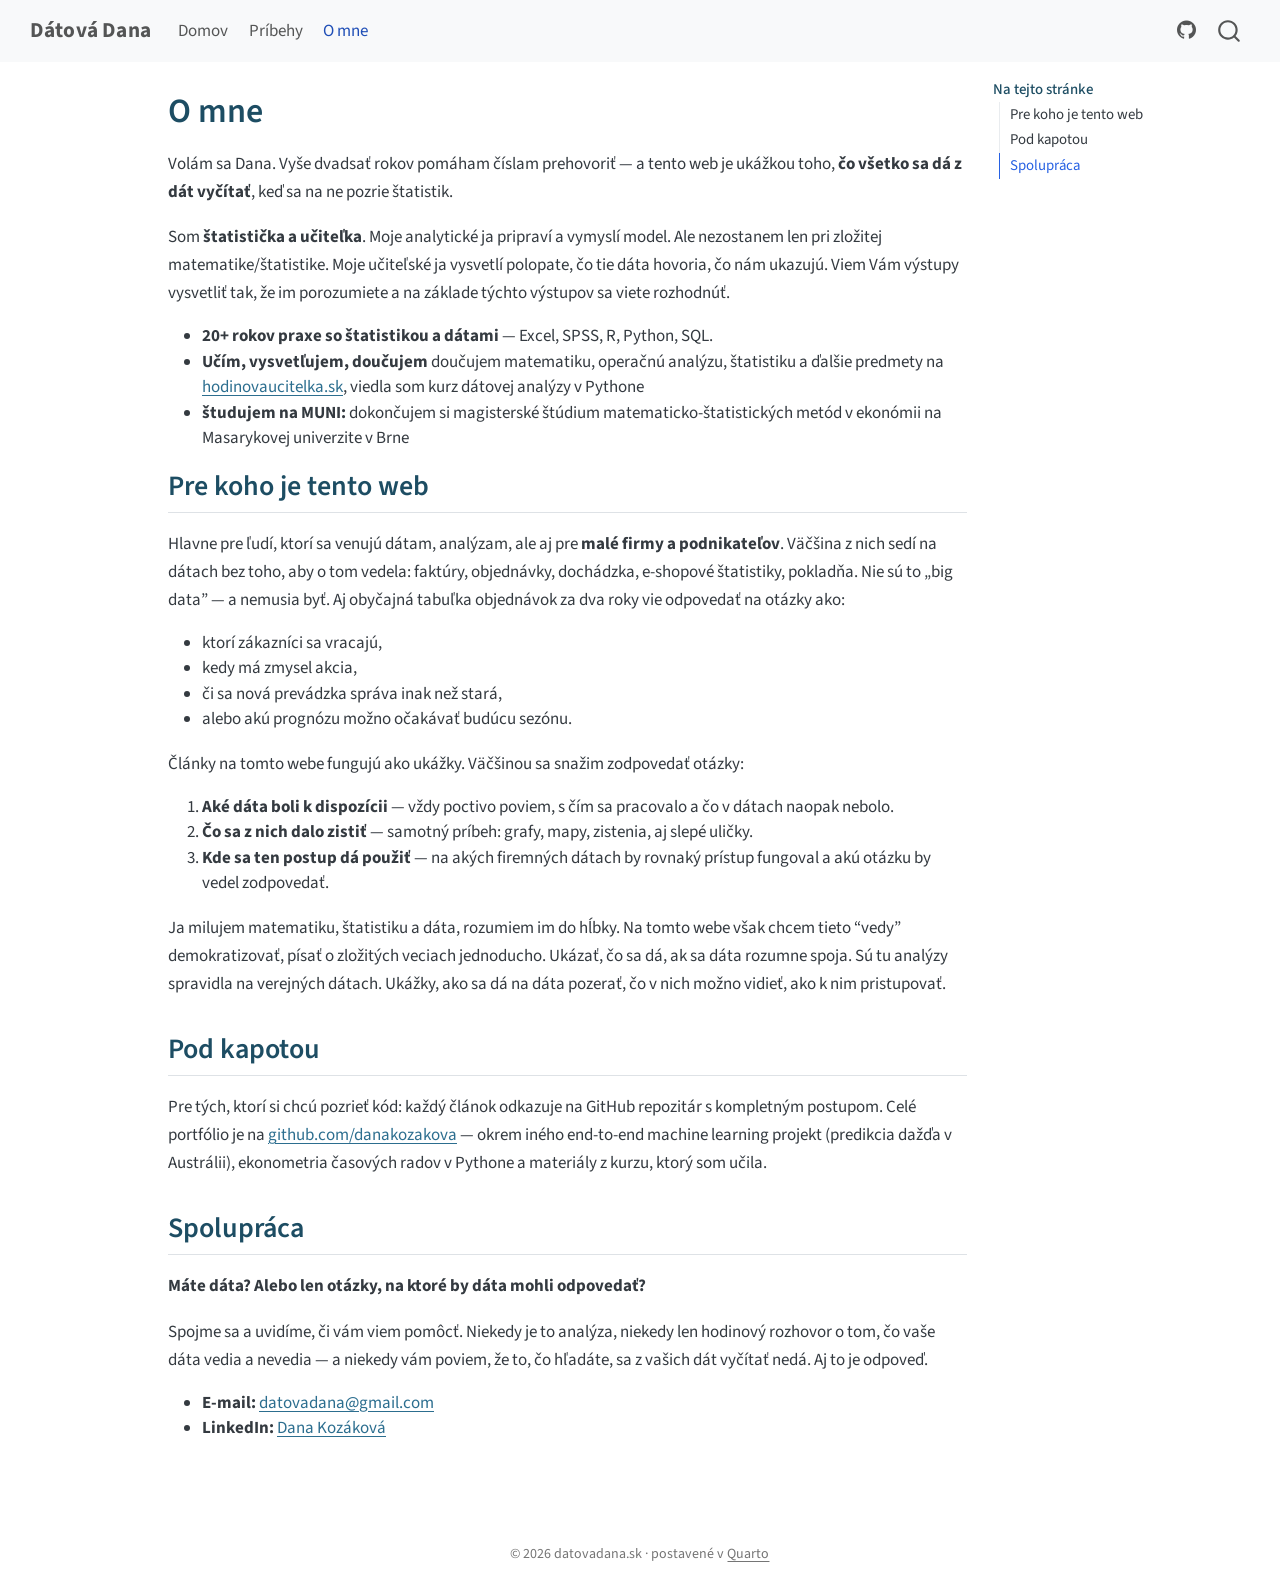
<file: docs/about.html>
<!DOCTYPE html>
<html xmlns="http://www.w3.org/1999/xhtml" lang="sk" xml:lang="sk"><head>

<meta charset="utf-8">
<meta name="generator" content="quarto-1.5.57">

<meta name="viewport" content="width=device-width, initial-scale=1.0, user-scalable=yes">


<title>O mne – Dátová Dana</title>
<style>
code{white-space: pre-wrap;}
span.smallcaps{font-variant: small-caps;}
div.columns{display: flex; gap: min(4vw, 1.5em);}
div.column{flex: auto; overflow-x: auto;}
div.hanging-indent{margin-left: 1.5em; text-indent: -1.5em;}
ul.task-list{list-style: none;}
ul.task-list li input[type="checkbox"] {
  width: 0.8em;
  margin: 0 0.8em 0.2em -1em; /* quarto-specific, see https://github.com/quarto-dev/quarto-cli/issues/4556 */ 
  vertical-align: middle;
}
</style>


<script src="site_libs/quarto-nav/quarto-nav.js"></script>
<script src="site_libs/quarto-nav/headroom.min.js"></script>
<script src="site_libs/clipboard/clipboard.min.js"></script>
<script src="site_libs/quarto-search/autocomplete.umd.js"></script>
<script src="site_libs/quarto-search/fuse.min.js"></script>
<script src="site_libs/quarto-search/quarto-search.js"></script>
<meta name="quarto:offset" content="./">
<link href="./favicon.ico" rel="icon">
<script src="site_libs/quarto-html/quarto.js"></script>
<script src="site_libs/quarto-html/popper.min.js"></script>
<script src="site_libs/quarto-html/tippy.umd.min.js"></script>
<script src="site_libs/quarto-html/anchor.min.js"></script>
<link href="site_libs/quarto-html/tippy.css" rel="stylesheet">
<link href="site_libs/quarto-html/quarto-syntax-highlighting.css" rel="stylesheet" id="quarto-text-highlighting-styles">
<script src="site_libs/bootstrap/bootstrap.min.js"></script>
<link href="site_libs/bootstrap/bootstrap-icons.css" rel="stylesheet">
<link href="site_libs/bootstrap/bootstrap.min.css" rel="stylesheet" id="quarto-bootstrap" data-mode="light">
<script id="quarto-search-options" type="application/json">{
  "location": "navbar",
  "copy-button": false,
  "collapse-after": 3,
  "panel-placement": "end",
  "type": "overlay",
  "limit": 50,
  "keyboard-shortcut": [
    "f",
    "/",
    "s"
  ],
  "show-item-context": false,
  "language": {
    "search-no-results-text": "Žiadne výsledky",
    "search-matching-documents-text": "zhodné dokumenty",
    "search-copy-link-title": "Skopírovať odkaz pre vyhľadávanie",
    "search-hide-matches-text": "Skryť ďalšie výsledky",
    "search-more-match-text": "ďalší výsledok v tomto dokumente",
    "search-more-matches-text": "ďalších výsledkov v tomto dokumente",
    "search-clear-button-title": "Vymazať",
    "search-text-placeholder": "",
    "search-detached-cancel-button-title": "Zrušiť",
    "search-submit-button-title": "Odoslať",
    "search-label": "Hľadať"
  }
}</script>


<meta property="og:title" content="O mne – Dátová Dana">
<meta property="og:description" content="Čo všetko sa dá vyčítať z dát">
<meta property="og:site_name" content="Dátová Dana">
<meta name="twitter:title" content="O mne – Dátová Dana">
<meta name="twitter:description" content="Čo všetko sa dá vyčítať z dát">
<meta name="twitter:card" content="summary">
</head>

<body class="nav-fixed">

<div id="quarto-search-results"></div>
  <header id="quarto-header" class="headroom fixed-top">
    <nav class="navbar navbar-expand-lg " data-bs-theme="dark">
      <div class="navbar-container container-fluid">
      <div class="navbar-brand-container mx-auto">
    <a class="navbar-brand" href="./index.html">
    <span class="navbar-title">Dátová Dana</span>
    </a>
  </div>
            <div id="quarto-search" class="" title="Hľadať"></div>
          <button class="navbar-toggler" type="button" data-bs-toggle="collapse" data-bs-target="#navbarCollapse" aria-controls="navbarCollapse" role="menu" aria-expanded="false" aria-label="Prepnúť navigáciu" onclick="if (window.quartoToggleHeadroom) { window.quartoToggleHeadroom(); }">
  <span class="navbar-toggler-icon"></span>
</button>
          <div class="collapse navbar-collapse" id="navbarCollapse">
            <ul class="navbar-nav navbar-nav-scroll me-auto">
  <li class="nav-item">
    <a class="nav-link" href="./index.html"> 
<span class="menu-text">Domov</span></a>
  </li>  
  <li class="nav-item">
    <a class="nav-link" href="./pribehy.html"> 
<span class="menu-text">Príbehy</span></a>
  </li>  
  <li class="nav-item">
    <a class="nav-link active" href="./about.html" aria-current="page"> 
<span class="menu-text">O mne</span></a>
  </li>  
</ul>
            <ul class="navbar-nav navbar-nav-scroll ms-auto">
  <li class="nav-item compact">
    <a class="nav-link" href="https://github.com/danakozakova"> <i class="bi bi-github" role="img" aria-label="GitHub">
</i> 
<span class="menu-text"></span></a>
  </li>  
</ul>
          </div> <!-- /navcollapse -->
            <div class="quarto-navbar-tools">
</div>
      </div> <!-- /container-fluid -->
    </nav>
</header>
<!-- content -->
<div id="quarto-content" class="quarto-container page-columns page-rows-contents page-layout-article page-navbar">
<!-- sidebar -->
<!-- margin-sidebar -->
    <div id="quarto-margin-sidebar" class="sidebar margin-sidebar">
        <nav id="TOC" role="doc-toc" class="toc-active">
    <h2 id="toc-title">Na tejto stránke</h2>
   
  <ul>
  <li><a href="#pre-koho-je-tento-web" id="toc-pre-koho-je-tento-web" class="nav-link active" data-scroll-target="#pre-koho-je-tento-web">Pre koho je tento web</a></li>
  <li><a href="#pod-kapotou" id="toc-pod-kapotou" class="nav-link" data-scroll-target="#pod-kapotou">Pod kapotou</a></li>
  <li><a href="#spolupráca" id="toc-spolupráca" class="nav-link" data-scroll-target="#spolupráca">Spolupráca</a></li>
  </ul>
</nav>
    </div>
<!-- main -->
<main class="content" id="quarto-document-content">

<header id="title-block-header" class="quarto-title-block default">
<div class="quarto-title">
<h1 class="title">O mne</h1>
</div>



<div class="quarto-title-meta">

    
  
    
  </div>
  


</header>


<p>Volám sa Dana. Vyše dvadsať rokov pomáham číslam prehovoriť — a tento web je ukážkou toho, <strong>čo všetko sa dá z dát vyčítať</strong>, keď sa na ne pozrie štatistik.</p>
<p>Som <strong>štatistička a učiteľka</strong>. Moje analytické ja pripraví a vymyslí model. Ale nezostanem len pri zložitej matematike/štatistike. Moje učiteľské ja vysvetlí polopate, čo tie dáta hovoria, čo nám ukazujú. Viem Vám výstupy vysvetliť tak, že im porozumiete a na základe týchto výstupov sa viete rozhodnúť.</p>
<ul>
<li><strong>20+ rokov praxe so štatistikou a dátami</strong> — Excel, SPSS, R, Python, SQL.</li>
<li><strong>Učím, vysvetľujem, doučujem</strong> doučujem matematiku, operačnú analýzu, štatistiku a ďalšie predmety na <a href="https://hodinovaucitelka.sk">hodinovaucitelka.sk</a>, viedla som kurz dátovej analýzy v Pythone</li>
<li><strong>študujem na MUNI:</strong> dokončujem si magisterské štúdium matematicko-štatistických metód v ekonómii na Masarykovej univerzite v Brne</li>
</ul>
<section id="pre-koho-je-tento-web" class="level2">
<h2 class="anchored" data-anchor-id="pre-koho-je-tento-web">Pre koho je tento web</h2>
<p>Hlavne pre ľudí, ktorí sa venujú dátam, analýzam, ale aj pre <strong>malé firmy a podnikateľov</strong>. Väčšina z nich sedí na dátach bez toho, aby o tom vedela: faktúry, objednávky, dochádzka, e-shopové štatistiky, pokladňa. Nie sú to „big data” — a nemusia byť. Aj obyčajná tabuľka objednávok za dva roky vie odpovedať na otázky ako:</p>
<ul>
<li>ktorí zákazníci sa vracajú,</li>
<li>kedy má zmysel akcia,</li>
<li>či sa nová prevádzka správa inak než stará,</li>
<li>alebo akú prognózu možno očakávať budúcu sezónu.</li>
</ul>
<p>Články na tomto webe fungujú ako ukážky. Väčšinou sa snažim zodpovedať otázky:</p>
<ol type="1">
<li><strong>Aké dáta boli k dispozícii</strong> — vždy poctivo poviem, s čím sa pracovalo a čo v dátach naopak nebolo.</li>
<li><strong>Čo sa z nich dalo zistiť</strong> — samotný príbeh: grafy, mapy, zistenia, aj slepé uličky.</li>
<li><strong>Kde sa ten postup dá použiť</strong> — na akých firemných dátach by rovnaký prístup fungoval a akú otázku by vedel zodpovedať.</li>
</ol>
<p>Ja milujem matematiku, štatistiku a dáta, rozumiem im do hĺbky. Na tomto webe však chcem tieto “vedy” demokratizovať, písať o zložitých veciach jednoducho. Ukázať, čo sa dá, ak sa dáta rozumne spoja. Sú tu analýzy spravidla na verejných dátach. Ukážky, ako sa dá na dáta pozerať, čo v nich možno vidieť, ako k nim pristupovať.</p>
</section>
<section id="pod-kapotou" class="level2">
<h2 class="anchored" data-anchor-id="pod-kapotou">Pod kapotou</h2>
<p>Pre tých, ktorí si chcú pozrieť kód: každý článok odkazuje na GitHub repozitár s kompletným postupom. Celé portfólio je na <a href="https://github.com/danakozakova">github.com/danakozakova</a> — okrem iného end-to-end machine learning projekt (predikcia dažďa v Austrálii), ekonometria časových radov v Pythone a materiály z kurzu, ktorý som učila.</p>
</section>
<section id="spolupráca" class="level2">
<h2 class="anchored" data-anchor-id="spolupráca">Spolupráca</h2>
<p><strong>Máte dáta? Alebo len otázky, na ktoré by dáta mohli odpovedať?</strong></p>
<p>Spojme sa a uvidíme, či vám viem pomôcť. Niekedy je to analýza, niekedy len hodinový rozhovor o tom, čo vaše dáta vedia a nevedia — a niekedy vám poviem, že to, čo hľadáte, sa z vašich dát vyčítať nedá. Aj to je odpoveď.</p>
<ul>
<li><strong>E-mail:</strong> <a href="mailto:datovadana@gmail.com">datovadana@gmail.com</a></li>
<li><strong>LinkedIn:</strong> <a href="https://www.linkedin.com/in/dana-koz%C3%A1kov%C3%A1-8a766759/">Dana Kozáková</a></li>
</ul>


</section>

</main> <!-- /main -->
<script id="quarto-html-after-body" type="application/javascript">
window.document.addEventListener("DOMContentLoaded", function (event) {
  const toggleBodyColorMode = (bsSheetEl) => {
    const mode = bsSheetEl.getAttribute("data-mode");
    const bodyEl = window.document.querySelector("body");
    if (mode === "dark") {
      bodyEl.classList.add("quarto-dark");
      bodyEl.classList.remove("quarto-light");
    } else {
      bodyEl.classList.add("quarto-light");
      bodyEl.classList.remove("quarto-dark");
    }
  }
  const toggleBodyColorPrimary = () => {
    const bsSheetEl = window.document.querySelector("link#quarto-bootstrap");
    if (bsSheetEl) {
      toggleBodyColorMode(bsSheetEl);
    }
  }
  toggleBodyColorPrimary();  
  const icon = "";
  const anchorJS = new window.AnchorJS();
  anchorJS.options = {
    placement: 'right',
    icon: icon
  };
  anchorJS.add('.anchored');
  const isCodeAnnotation = (el) => {
    for (const clz of el.classList) {
      if (clz.startsWith('code-annotation-')) {                     
        return true;
      }
    }
    return false;
  }
  const onCopySuccess = function(e) {
    // button target
    const button = e.trigger;
    // don't keep focus
    button.blur();
    // flash "checked"
    button.classList.add('code-copy-button-checked');
    var currentTitle = button.getAttribute("title");
    button.setAttribute("title", "Skopírované!");
    let tooltip;
    if (window.bootstrap) {
      button.setAttribute("data-bs-toggle", "tooltip");
      button.setAttribute("data-bs-placement", "left");
      button.setAttribute("data-bs-title", "Skopírované!");
      tooltip = new bootstrap.Tooltip(button, 
        { trigger: "manual", 
          customClass: "code-copy-button-tooltip",
          offset: [0, -8]});
      tooltip.show();    
    }
    setTimeout(function() {
      if (tooltip) {
        tooltip.hide();
        button.removeAttribute("data-bs-title");
        button.removeAttribute("data-bs-toggle");
        button.removeAttribute("data-bs-placement");
      }
      button.setAttribute("title", currentTitle);
      button.classList.remove('code-copy-button-checked');
    }, 1000);
    // clear code selection
    e.clearSelection();
  }
  const getTextToCopy = function(trigger) {
      const codeEl = trigger.previousElementSibling.cloneNode(true);
      for (const childEl of codeEl.children) {
        if (isCodeAnnotation(childEl)) {
          childEl.remove();
        }
      }
      return codeEl.innerText;
  }
  const clipboard = new window.ClipboardJS('.code-copy-button:not([data-in-quarto-modal])', {
    text: getTextToCopy
  });
  clipboard.on('success', onCopySuccess);
  if (window.document.getElementById('quarto-embedded-source-code-modal')) {
    // For code content inside modals, clipBoardJS needs to be initialized with a container option
    // TODO: Check when it could be a function (https://github.com/zenorocha/clipboard.js/issues/860)
    const clipboardModal = new window.ClipboardJS('.code-copy-button[data-in-quarto-modal]', {
      text: getTextToCopy,
      container: window.document.getElementById('quarto-embedded-source-code-modal')
    });
    clipboardModal.on('success', onCopySuccess);
  }
    var localhostRegex = new RegExp(/^(?:http|https):\/\/localhost\:?[0-9]*\//);
    var mailtoRegex = new RegExp(/^mailto:/);
      var filterRegex = new RegExp("https:\/\/datovadana\.sk");
    var isInternal = (href) => {
        return filterRegex.test(href) || localhostRegex.test(href) || mailtoRegex.test(href);
    }
    // Inspect non-navigation links and adorn them if external
 	var links = window.document.querySelectorAll('a[href]:not(.nav-link):not(.navbar-brand):not(.toc-action):not(.sidebar-link):not(.sidebar-item-toggle):not(.pagination-link):not(.no-external):not([aria-hidden]):not(.dropdown-item):not(.quarto-navigation-tool):not(.about-link)');
    for (var i=0; i<links.length; i++) {
      const link = links[i];
      if (!isInternal(link.href)) {
        // undo the damage that might have been done by quarto-nav.js in the case of
        // links that we want to consider external
        if (link.dataset.originalHref !== undefined) {
          link.href = link.dataset.originalHref;
        }
      }
    }
  function tippyHover(el, contentFn, onTriggerFn, onUntriggerFn) {
    const config = {
      allowHTML: true,
      maxWidth: 500,
      delay: 100,
      arrow: false,
      appendTo: function(el) {
          return el.parentElement;
      },
      interactive: true,
      interactiveBorder: 10,
      theme: 'quarto',
      placement: 'bottom-start',
    };
    if (contentFn) {
      config.content = contentFn;
    }
    if (onTriggerFn) {
      config.onTrigger = onTriggerFn;
    }
    if (onUntriggerFn) {
      config.onUntrigger = onUntriggerFn;
    }
    window.tippy(el, config); 
  }
  const noterefs = window.document.querySelectorAll('a[role="doc-noteref"]');
  for (var i=0; i<noterefs.length; i++) {
    const ref = noterefs[i];
    tippyHover(ref, function() {
      // use id or data attribute instead here
      let href = ref.getAttribute('data-footnote-href') || ref.getAttribute('href');
      try { href = new URL(href).hash; } catch {}
      const id = href.replace(/^#\/?/, "");
      const note = window.document.getElementById(id);
      if (note) {
        return note.innerHTML;
      } else {
        return "";
      }
    });
  }
  const xrefs = window.document.querySelectorAll('a.quarto-xref');
  const processXRef = (id, note) => {
    // Strip column container classes
    const stripColumnClz = (el) => {
      el.classList.remove("page-full", "page-columns");
      if (el.children) {
        for (const child of el.children) {
          stripColumnClz(child);
        }
      }
    }
    stripColumnClz(note)
    if (id === null || id.startsWith('sec-')) {
      // Special case sections, only their first couple elements
      const container = document.createElement("div");
      if (note.children && note.children.length > 2) {
        container.appendChild(note.children[0].cloneNode(true));
        for (let i = 1; i < note.children.length; i++) {
          const child = note.children[i];
          if (child.tagName === "P" && child.innerText === "") {
            continue;
          } else {
            container.appendChild(child.cloneNode(true));
            break;
          }
        }
        if (window.Quarto?.typesetMath) {
          window.Quarto.typesetMath(container);
        }
        return container.innerHTML
      } else {
        if (window.Quarto?.typesetMath) {
          window.Quarto.typesetMath(note);
        }
        return note.innerHTML;
      }
    } else {
      // Remove any anchor links if they are present
      const anchorLink = note.querySelector('a.anchorjs-link');
      if (anchorLink) {
        anchorLink.remove();
      }
      if (window.Quarto?.typesetMath) {
        window.Quarto.typesetMath(note);
      }
      // TODO in 1.5, we should make sure this works without a callout special case
      if (note.classList.contains("callout")) {
        return note.outerHTML;
      } else {
        return note.innerHTML;
      }
    }
  }
  for (var i=0; i<xrefs.length; i++) {
    const xref = xrefs[i];
    tippyHover(xref, undefined, function(instance) {
      instance.disable();
      let url = xref.getAttribute('href');
      let hash = undefined; 
      if (url.startsWith('#')) {
        hash = url;
      } else {
        try { hash = new URL(url).hash; } catch {}
      }
      if (hash) {
        const id = hash.replace(/^#\/?/, "");
        const note = window.document.getElementById(id);
        if (note !== null) {
          try {
            const html = processXRef(id, note.cloneNode(true));
            instance.setContent(html);
          } finally {
            instance.enable();
            instance.show();
          }
        } else {
          // See if we can fetch this
          fetch(url.split('#')[0])
          .then(res => res.text())
          .then(html => {
            const parser = new DOMParser();
            const htmlDoc = parser.parseFromString(html, "text/html");
            const note = htmlDoc.getElementById(id);
            if (note !== null) {
              const html = processXRef(id, note);
              instance.setContent(html);
            } 
          }).finally(() => {
            instance.enable();
            instance.show();
          });
        }
      } else {
        // See if we can fetch a full url (with no hash to target)
        // This is a special case and we should probably do some content thinning / targeting
        fetch(url)
        .then(res => res.text())
        .then(html => {
          const parser = new DOMParser();
          const htmlDoc = parser.parseFromString(html, "text/html");
          const note = htmlDoc.querySelector('main.content');
          if (note !== null) {
            // This should only happen for chapter cross references
            // (since there is no id in the URL)
            // remove the first header
            if (note.children.length > 0 && note.children[0].tagName === "HEADER") {
              note.children[0].remove();
            }
            const html = processXRef(null, note);
            instance.setContent(html);
          } 
        }).finally(() => {
          instance.enable();
          instance.show();
        });
      }
    }, function(instance) {
    });
  }
      let selectedAnnoteEl;
      const selectorForAnnotation = ( cell, annotation) => {
        let cellAttr = 'data-code-cell="' + cell + '"';
        let lineAttr = 'data-code-annotation="' +  annotation + '"';
        const selector = 'span[' + cellAttr + '][' + lineAttr + ']';
        return selector;
      }
      const selectCodeLines = (annoteEl) => {
        const doc = window.document;
        const targetCell = annoteEl.getAttribute("data-target-cell");
        const targetAnnotation = annoteEl.getAttribute("data-target-annotation");
        const annoteSpan = window.document.querySelector(selectorForAnnotation(targetCell, targetAnnotation));
        const lines = annoteSpan.getAttribute("data-code-lines").split(",");
        const lineIds = lines.map((line) => {
          return targetCell + "-" + line;
        })
        let top = null;
        let height = null;
        let parent = null;
        if (lineIds.length > 0) {
            //compute the position of the single el (top and bottom and make a div)
            const el = window.document.getElementById(lineIds[0]);
            top = el.offsetTop;
            height = el.offsetHeight;
            parent = el.parentElement.parentElement;
          if (lineIds.length > 1) {
            const lastEl = window.document.getElementById(lineIds[lineIds.length - 1]);
            const bottom = lastEl.offsetTop + lastEl.offsetHeight;
            height = bottom - top;
          }
          if (top !== null && height !== null && parent !== null) {
            // cook up a div (if necessary) and position it 
            let div = window.document.getElementById("code-annotation-line-highlight");
            if (div === null) {
              div = window.document.createElement("div");
              div.setAttribute("id", "code-annotation-line-highlight");
              div.style.position = 'absolute';
              parent.appendChild(div);
            }
            div.style.top = top - 2 + "px";
            div.style.height = height + 4 + "px";
            div.style.left = 0;
            let gutterDiv = window.document.getElementById("code-annotation-line-highlight-gutter");
            if (gutterDiv === null) {
              gutterDiv = window.document.createElement("div");
              gutterDiv.setAttribute("id", "code-annotation-line-highlight-gutter");
              gutterDiv.style.position = 'absolute';
              const codeCell = window.document.getElementById(targetCell);
              const gutter = codeCell.querySelector('.code-annotation-gutter');
              gutter.appendChild(gutterDiv);
            }
            gutterDiv.style.top = top - 2 + "px";
            gutterDiv.style.height = height + 4 + "px";
          }
          selectedAnnoteEl = annoteEl;
        }
      };
      const unselectCodeLines = () => {
        const elementsIds = ["code-annotation-line-highlight", "code-annotation-line-highlight-gutter"];
        elementsIds.forEach((elId) => {
          const div = window.document.getElementById(elId);
          if (div) {
            div.remove();
          }
        });
        selectedAnnoteEl = undefined;
      };
        // Handle positioning of the toggle
    window.addEventListener(
      "resize",
      throttle(() => {
        elRect = undefined;
        if (selectedAnnoteEl) {
          selectCodeLines(selectedAnnoteEl);
        }
      }, 10)
    );
    function throttle(fn, ms) {
    let throttle = false;
    let timer;
      return (...args) => {
        if(!throttle) { // first call gets through
            fn.apply(this, args);
            throttle = true;
        } else { // all the others get throttled
            if(timer) clearTimeout(timer); // cancel #2
            timer = setTimeout(() => {
              fn.apply(this, args);
              timer = throttle = false;
            }, ms);
        }
      };
    }
      // Attach click handler to the DT
      const annoteDls = window.document.querySelectorAll('dt[data-target-cell]');
      for (const annoteDlNode of annoteDls) {
        annoteDlNode.addEventListener('click', (event) => {
          const clickedEl = event.target;
          if (clickedEl !== selectedAnnoteEl) {
            unselectCodeLines();
            const activeEl = window.document.querySelector('dt[data-target-cell].code-annotation-active');
            if (activeEl) {
              activeEl.classList.remove('code-annotation-active');
            }
            selectCodeLines(clickedEl);
            clickedEl.classList.add('code-annotation-active');
          } else {
            // Unselect the line
            unselectCodeLines();
            clickedEl.classList.remove('code-annotation-active');
          }
        });
      }
  const findCites = (el) => {
    const parentEl = el.parentElement;
    if (parentEl) {
      const cites = parentEl.dataset.cites;
      if (cites) {
        return {
          el,
          cites: cites.split(' ')
        };
      } else {
        return findCites(el.parentElement)
      }
    } else {
      return undefined;
    }
  };
  var bibliorefs = window.document.querySelectorAll('a[role="doc-biblioref"]');
  for (var i=0; i<bibliorefs.length; i++) {
    const ref = bibliorefs[i];
    const citeInfo = findCites(ref);
    if (citeInfo) {
      tippyHover(citeInfo.el, function() {
        var popup = window.document.createElement('div');
        citeInfo.cites.forEach(function(cite) {
          var citeDiv = window.document.createElement('div');
          citeDiv.classList.add('hanging-indent');
          citeDiv.classList.add('csl-entry');
          var biblioDiv = window.document.getElementById('ref-' + cite);
          if (biblioDiv) {
            citeDiv.innerHTML = biblioDiv.innerHTML;
          }
          popup.appendChild(citeDiv);
        });
        return popup.innerHTML;
      });
    }
  }
});
</script>
</div> <!-- /content -->
<footer class="footer">
  <div class="nav-footer">
    <div class="nav-footer-left">
      &nbsp;
    </div>   
    <div class="nav-footer-center">
<p>© 2026 datovadana.sk · postavené v <a href="https://quarto.org">Quarto</a></p>
</div>
    <div class="nav-footer-right">
      &nbsp;
    </div>
  </div>
</footer>




</body></html>
</file>
<file: docs/site_libs/quarto-html/tippy.css>
.tippy-box[data-animation=fade][data-state=hidden]{opacity:0}[data-tippy-root]{max-width:calc(100vw - 10px)}.tippy-box{position:relative;background-color:#333;color:#fff;border-radius:4px;font-size:14px;line-height:1.4;white-space:normal;outline:0;transition-property:transform,visibility,opacity}.tippy-box[data-placement^=top]>.tippy-arrow{bottom:0}.tippy-box[data-placement^=top]>.tippy-arrow:before{bottom:-7px;left:0;border-width:8px 8px 0;border-top-color:initial;transform-origin:center top}.tippy-box[data-placement^=bottom]>.tippy-arrow{top:0}.tippy-box[data-placement^=bottom]>.tippy-arrow:before{top:-7px;left:0;border-width:0 8px 8px;border-bottom-color:initial;transform-origin:center bottom}.tippy-box[data-placement^=left]>.tippy-arrow{right:0}.tippy-box[data-placement^=left]>.tippy-arrow:before{border-width:8px 0 8px 8px;border-left-color:initial;right:-7px;transform-origin:center left}.tippy-box[data-placement^=right]>.tippy-arrow{left:0}.tippy-box[data-placement^=right]>.tippy-arrow:before{left:-7px;border-width:8px 8px 8px 0;border-right-color:initial;transform-origin:center right}.tippy-box[data-inertia][data-state=visible]{transition-timing-function:cubic-bezier(.54,1.5,.38,1.11)}.tippy-arrow{width:16px;height:16px;color:#333}.tippy-arrow:before{content:"";position:absolute;border-color:transparent;border-style:solid}.tippy-content{position:relative;padding:5px 9px;z-index:1}
</file>
<file: docs/site_libs/quarto-html/quarto-syntax-highlighting.css>
/* quarto syntax highlight colors */
:root {
  --quarto-hl-ot-color: #003B4F;
  --quarto-hl-at-color: #657422;
  --quarto-hl-ss-color: #20794D;
  --quarto-hl-an-color: #5E5E5E;
  --quarto-hl-fu-color: #4758AB;
  --quarto-hl-st-color: #20794D;
  --quarto-hl-cf-color: #003B4F;
  --quarto-hl-op-color: #5E5E5E;
  --quarto-hl-er-color: #AD0000;
  --quarto-hl-bn-color: #AD0000;
  --quarto-hl-al-color: #AD0000;
  --quarto-hl-va-color: #111111;
  --quarto-hl-bu-color: inherit;
  --quarto-hl-ex-color: inherit;
  --quarto-hl-pp-color: #AD0000;
  --quarto-hl-in-color: #5E5E5E;
  --quarto-hl-vs-color: #20794D;
  --quarto-hl-wa-color: #5E5E5E;
  --quarto-hl-do-color: #5E5E5E;
  --quarto-hl-im-color: #00769E;
  --quarto-hl-ch-color: #20794D;
  --quarto-hl-dt-color: #AD0000;
  --quarto-hl-fl-color: #AD0000;
  --quarto-hl-co-color: #5E5E5E;
  --quarto-hl-cv-color: #5E5E5E;
  --quarto-hl-cn-color: #8f5902;
  --quarto-hl-sc-color: #5E5E5E;
  --quarto-hl-dv-color: #AD0000;
  --quarto-hl-kw-color: #003B4F;
}

/* other quarto variables */
:root {
  --quarto-font-monospace: SFMono-Regular, Menlo, Monaco, Consolas, "Liberation Mono", "Courier New", monospace;
}

pre > code.sourceCode > span {
  color: #003B4F;
}

code span {
  color: #003B4F;
}

code.sourceCode > span {
  color: #003B4F;
}

div.sourceCode,
div.sourceCode pre.sourceCode {
  color: #003B4F;
}

code span.ot {
  color: #003B4F;
  font-style: inherit;
}

code span.at {
  color: #657422;
  font-style: inherit;
}

code span.ss {
  color: #20794D;
  font-style: inherit;
}

code span.an {
  color: #5E5E5E;
  font-style: inherit;
}

code span.fu {
  color: #4758AB;
  font-style: inherit;
}

code span.st {
  color: #20794D;
  font-style: inherit;
}

code span.cf {
  color: #003B4F;
  font-weight: bold;
  font-style: inherit;
}

code span.op {
  color: #5E5E5E;
  font-style: inherit;
}

code span.er {
  color: #AD0000;
  font-style: inherit;
}

code span.bn {
  color: #AD0000;
  font-style: inherit;
}

code span.al {
  color: #AD0000;
  font-style: inherit;
}

code span.va {
  color: #111111;
  font-style: inherit;
}

code span.bu {
  font-style: inherit;
}

code span.ex {
  font-style: inherit;
}

code span.pp {
  color: #AD0000;
  font-style: inherit;
}

code span.in {
  color: #5E5E5E;
  font-style: inherit;
}

code span.vs {
  color: #20794D;
  font-style: inherit;
}

code span.wa {
  color: #5E5E5E;
  font-style: italic;
}

code span.do {
  color: #5E5E5E;
  font-style: italic;
}

code span.im {
  color: #00769E;
  font-style: inherit;
}

code span.ch {
  color: #20794D;
  font-style: inherit;
}

code span.dt {
  color: #AD0000;
  font-style: inherit;
}

code span.fl {
  color: #AD0000;
  font-style: inherit;
}

code span.co {
  color: #5E5E5E;
  font-style: inherit;
}

code span.cv {
  color: #5E5E5E;
  font-style: italic;
}

code span.cn {
  color: #8f5902;
  font-style: inherit;
}

code span.sc {
  color: #5E5E5E;
  font-style: inherit;
}

code span.dv {
  color: #AD0000;
  font-style: inherit;
}

code span.kw {
  color: #003B4F;
  font-weight: bold;
  font-style: inherit;
}

.prevent-inlining {
  content: "</";
}

/*# sourceMappingURL=debc5d5d77c3f9108843748ff7464032.css.map */
</file>
<file: docs/site_libs/htmltools-fill-0.5.8.1/fill.css>
@layer htmltools {
  .html-fill-container {
    display: flex;
    flex-direction: column;
    /* Prevent the container from expanding vertically or horizontally beyond its
    parent's constraints. */
    min-height: 0;
    min-width: 0;
  }
  .html-fill-container > .html-fill-item {
    /* Fill items can grow and shrink freely within
    available vertical space in fillable container */
    flex: 1 1 auto;
    min-height: 0;
    min-width: 0;
  }
  .html-fill-container > :not(.html-fill-item) {
    /* Prevent shrinking or growing of non-fill items */
    flex: 0 0 auto;
  }
}
</file>
<file: docs/site_libs/plotly-htmlwidgets-css-2.25.2/plotly-htmlwidgets.css>
/*
just here so that plotly works
correctly with ioslides.
see https://github.com/ropensci/plotly/issues/463
*/

slide:not(.current) .plotly.html-widget{
  display: none;
}
</file>
<file: docs/site_libs/crosstalk-1.2.2/css/crosstalk.min.css>
.container-fluid.crosstalk-bscols{margin-left:-30px;margin-right:-30px;white-space:normal}body>.container-fluid.crosstalk-bscols{margin-left:auto;margin-right:auto}.crosstalk-input-checkboxgroup .crosstalk-options-group .crosstalk-options-column{display:inline-block;padding-right:12px;vertical-align:top}@media only screen and (max-width: 480px){.crosstalk-input-checkboxgroup .crosstalk-options-group .crosstalk-options-column{display:block;padding-right:inherit}}.crosstalk-input{margin-bottom:15px}.crosstalk-input .control-label{margin-bottom:0;vertical-align:middle}.crosstalk-input input[type="checkbox"]{margin:4px 0 0;margin-top:1px;line-height:normal}.crosstalk-input .checkbox{position:relative;display:block;margin-top:10px;margin-bottom:10px}.crosstalk-input .checkbox>label{padding-left:20px;margin-bottom:0;font-weight:400;cursor:pointer}.crosstalk-input .checkbox input[type="checkbox"],.crosstalk-input .checkbox-inline input[type="checkbox"]{position:absolute;margin-top:2px;margin-left:-20px}.crosstalk-input .checkbox+.checkbox{margin-top:-5px}.crosstalk-input .checkbox-inline{position:relative;display:inline-block;padding-left:20px;margin-bottom:0;font-weight:400;vertical-align:middle;cursor:pointer}.crosstalk-input .checkbox-inline+.checkbox-inline{margin-top:0;margin-left:10px}
</file>
